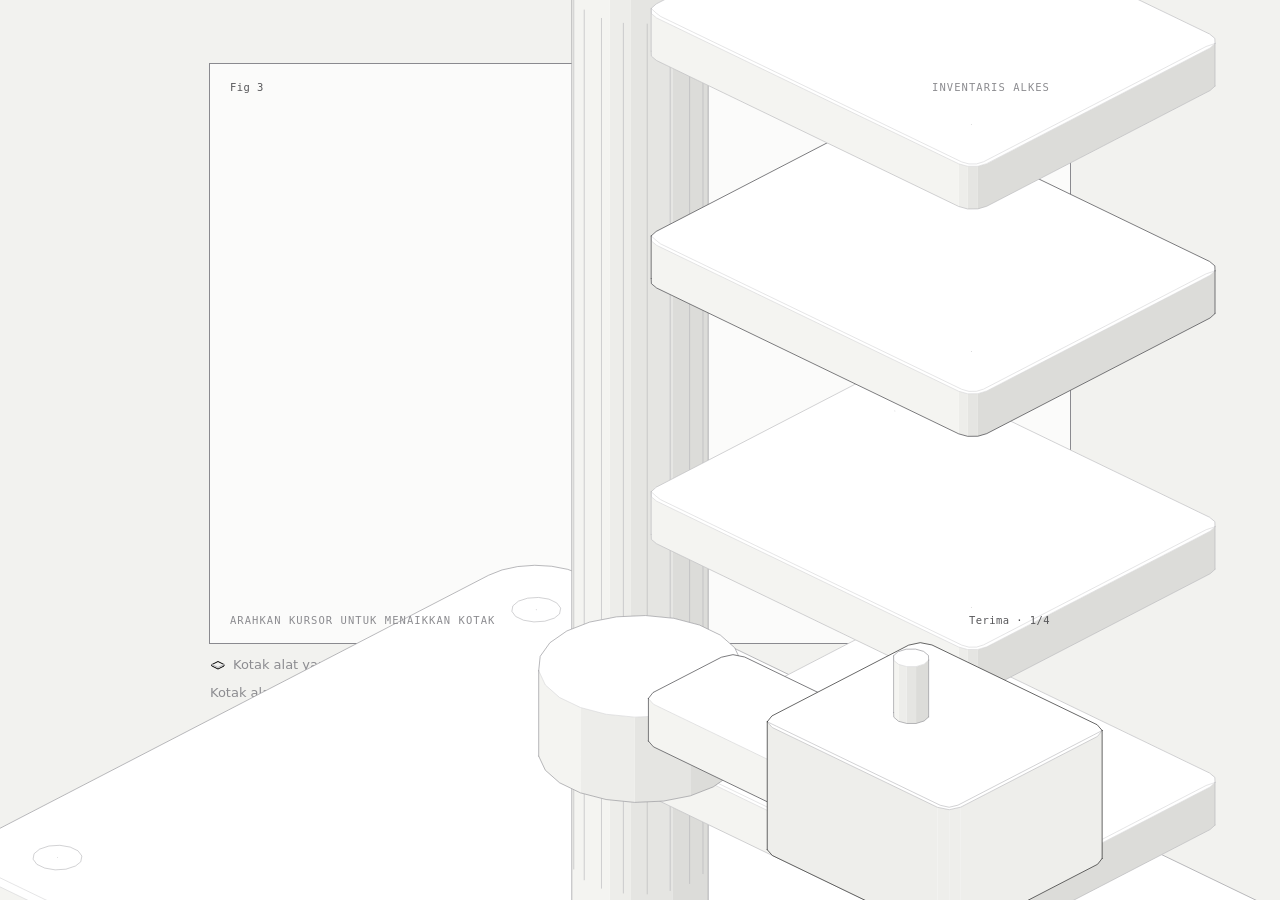
<file: docs/gambar-alkes.html>
<!doctype html><html lang="en"><head><meta charset="utf-8"><meta name="viewport" content="width=device-width, initial-scale=1"><title>Inventaris alkes</title><style>
.iso{
  --anatomy-page:#0b0b0b;--anatomy-card:#131313;--anatomy-text:#a3a3a3;--anatomy-strong:#e6e6e6;--anatomy-muted:#6e6e6e;
  --anatomy-paper:#131313;--anatomy-face:#1b1b1b;--anatomy-top:#1c1c1c;
  --anatomy-shade-0:#0f0f0f;--anatomy-shade-1:#121212;--anatomy-shade-2:#151515;--anatomy-shade-3:#181818;
  --anatomy-lit-top:#262626;--anatomy-lit-shade:#1d1d1d;
  --anatomy-hi:#d4d4d4;--anatomy-mid:#6a6a6a;--anatomy-lo:#3e3e3e;--anatomy-faint:#2a2a2a;--anatomy-lit:#ffffff;
  --anatomy-halo:#050505;--anatomy-halo-opacity:.9;--anatomy-dot:#e6e6e6;
  --anatomy-red:#ff6b6b;--anatomy-green:#6be0a0;--anatomy-blue:#6b9bff;
  --anatomy-weight:.6px;--anatomy-ease:cubic-bezier(.32,.72,0,1);
  --anatomy-mono:ui-monospace,"SF Mono",Menlo,Consolas,monospace;
  --anatomy-lift:inset 0 1px 0 0 #ffffff0a,inset 0 0 0 1px #ffffff06,0 0 0 1px #00000026,0 1px 1px -.5px #00000014,0 3px 3px -1.5px #00000014,0 6px 6px -3px #00000014,0 12px 12px -6px #00000014;
}
.iso[data-theme="light"]{
  --anatomy-page:#f2f2ef;--anatomy-card:#fbfbfa;--anatomy-text:#57575a;--anatomy-strong:#18181a;--anatomy-muted:#8c8c90;
  --anatomy-paper:#fbfbfa;--anatomy-face:#ffffff;--anatomy-top:#ffffff;
  --anatomy-shade-0:#dcdcd9;--anatomy-shade-1:#e5e5e2;--anatomy-shade-2:#ededea;--anatomy-shade-3:#f4f4f1;
  --anatomy-lit-top:#ffffff;--anatomy-lit-shade:#eeeeeb;
  --anatomy-hi:#26262a;--anatomy-mid:#8a8a8f;--anatomy-lo:#b4b4b8;--anatomy-faint:#d4d4d6;--anatomy-lit:#000000;
  --anatomy-halo:#8a8a80;--anatomy-halo-opacity:.32;--anatomy-dot:#3a3a3e;
  --anatomy-red:#e5484d;--anatomy-green:#30a46c;--anatomy-blue:#3e63dd;
  --anatomy-lift:inset 0 1px 0 0 #ffffff,0 0 0 1px #0000000f,0 1px 1px -.5px #0000000a,0 3px 3px -1.5px #0000000a,0 6px 6px -3px #0000000a,0 12px 12px -6px #0000000a;
}
.iso-svg{display:block;width:100%;height:auto;overflow:visible}
.iso-svg path,.iso-svg circle{vector-effect:non-scaling-stroke}
.iso-fill{fill:var(--anatomy-paper);stroke:none}
.iso-solid[data-lit]>.iso-fill{fill:var(--anatomy-face)}
.iso-shade,.iso-top{stroke:none}
.iso-shade[data-shade="0"]{fill:var(--anatomy-shade-0)}
.iso-shade[data-shade="1"]{fill:var(--anatomy-shade-1)}
.iso-shade[data-shade="2"]{fill:var(--anatomy-shade-2)}
.iso-shade[data-shade="3"]{fill:var(--anatomy-shade-3)}
.iso-top{fill:var(--anatomy-top)}
.iso-solid[data-lit]>.iso-top{fill:var(--anatomy-lit-top)}
.iso-solid[data-lit]>.iso-shade{fill:var(--anatomy-lit-shade)}
.iso-solid[data-seamless]>.iso-shade,.iso-solid[data-seamless]>.iso-top{stroke-width:.4;stroke-linejoin:round}
.iso-solid[data-seamless]>.iso-shade[data-shade="0"]{stroke:var(--anatomy-shade-0)}
.iso-solid[data-seamless]>.iso-shade[data-shade="1"]{stroke:var(--anatomy-shade-1)}
.iso-solid[data-seamless]>.iso-shade[data-shade="2"]{stroke:var(--anatomy-shade-2)}
.iso-solid[data-seamless]>.iso-shade[data-shade="3"]{stroke:var(--anatomy-shade-3)}
.iso-solid[data-seamless]>.iso-top{stroke:var(--anatomy-top)}
.iso-solid[data-seamless][data-lit]>.iso-top{stroke:var(--anatomy-lit-top)}
.iso-solid[data-seamless][data-lit]>.iso-shade{stroke:var(--anatomy-lit-shade)}
.iso-solid[data-lit]>.iso-edge{stroke:var(--anatomy-lit)}
.iso-halo{fill:var(--anatomy-halo);stroke:none;filter:blur(9px);opacity:var(--anatomy-halo-opacity);transform:translateY(3px)}
.iso-line{fill:none;stroke:var(--anatomy-lo);stroke-width:var(--anatomy-weight);stroke-linecap:round;stroke-linejoin:round}
.iso-line[data-tone="hi"]{stroke:var(--anatomy-hi)}
.iso-line[data-tone="mid"]{stroke:var(--anatomy-mid)}
.iso-line[data-tone="lo"]{stroke:var(--anatomy-lo)}
.iso-line[data-tone="faint"]{stroke:var(--anatomy-faint)}
.iso-line[data-tone="lit"]{stroke:var(--anatomy-lit)}
.iso-line[data-tone="red"]{stroke:var(--anatomy-red)}
.iso-line[data-tone="green"]{stroke:var(--anatomy-green)}
.iso-line[data-tone="blue"]{stroke:var(--anatomy-blue)}
.iso-line[data-dotted]{stroke-dasharray:.01 3.5;stroke-width:1}
.iso-line[data-dashed]{stroke-dasharray:3 3}
.iso-line[data-flow]{stroke-dasharray:2 6}
.iso-wire-end{fill:var(--anatomy-paper);stroke:var(--anatomy-lo);stroke-width:var(--anatomy-weight)}
.iso-wire[data-tone="hi"] .iso-wire-end{stroke:var(--anatomy-hi)}
.iso-wire[data-tone="mid"] .iso-wire-end{stroke:var(--anatomy-mid)}
.iso-wire[data-tone="faint"] .iso-wire-end{stroke:var(--anatomy-faint)}
.iso-wire[data-tone="lit"] .iso-wire-end{stroke:var(--anatomy-lit)}
.iso-dots circle{fill:var(--anatomy-dot);stroke:none;opacity:.32}
.iso-dots[data-tone="hi"] circle{opacity:.85}
.iso-dots[data-tone="mid"] circle{opacity:.45}
.iso-dots[data-tone="lo"] circle{opacity:.22}
.iso-dots[data-tone="faint"] circle{opacity:.12}
.iso-face-text{fill:var(--anatomy-mid);font-family:var(--anatomy-mono);letter-spacing:.04em}
.iso-face-text[data-tone="hi"]{fill:var(--anatomy-hi)}
.iso-face-text[data-tone="lo"]{fill:var(--anatomy-lo)}
.iso-face-text[data-tone="faint"]{fill:var(--anatomy-faint)}
.tb-body{fill:var(--anatomy-shade-2);stroke:none}
.tb-shine{fill:var(--anatomy-top);stroke:none}
.tb-shade{fill:var(--anatomy-shade-0);stroke:none}
.tb-ring{fill:none;stroke:var(--anatomy-lo);stroke-width:.45;stroke-linecap:butt;stroke-linejoin:round}
.tb-ring[data-tone="mid"]{stroke:var(--anatomy-mid)}
.tb-ring[data-tone="faint"]{stroke:var(--anatomy-faint)}
.tb-ring[data-tone="hi"]{stroke:var(--anatomy-hi)}
@keyframes iso-flow{to{stroke-dashoffset:-32}}
@keyframes iso-pulse{0%,100%{opacity:.18}12%{opacity:1}40%{opacity:.18}}
.iso-line[data-flow]{animation:iso-flow 1600ms linear infinite}
.iso-dots circle[data-pulse]{animation:iso-pulse 1600ms steps(1,end) infinite;animation-delay:var(--pulse-at,0ms)}
.iso-figure{margin:32px 0 36px}
.iso-plate{position:relative;padding:52px 24px;border-radius:0;background:var(--anatomy-card);box-shadow:0 0 0 1px var(--anatomy-mid);--anatomy-paper:var(--anatomy-card)}
.iso-plate-corners{position:absolute;inset:18px 20px;pointer-events:none}
.iso-plate-corner{position:absolute;color:var(--anatomy-muted);font-family:var(--anatomy-mono);font-size:10.5px;line-height:1;letter-spacing:.04em;white-space:nowrap}
.iso-plate-corner[data-corner="fig"]{top:0;left:0;color:var(--anatomy-text)}
.iso-plate-corner[data-corner="title"]{top:0;right:0;text-transform:uppercase;letter-spacing:.1em}
.iso-plate-corner[data-corner="hint"]{bottom:0;left:0;text-transform:uppercase;letter-spacing:.1em}
.iso-plate-corner[data-corner="readout"]{right:0;bottom:0;color:var(--anatomy-text);font-variant-numeric:tabular-nums}
.iso-plate .iso-svg{margin:0 auto}
.iso-legend{display:grid;gap:8px;margin-top:12px;color:var(--anatomy-muted);font-size:13px;line-height:1.55}
.iso-keys{display:flex;flex-wrap:wrap;gap:6px 18px}
.iso-key{display:inline-flex;align-items:center;gap:7px}
.iso-swatch{width:16px;height:10px;flex:none;overflow:visible}
.iso-swatch path{fill:none;stroke:var(--anatomy-hi);stroke-width:1;vector-effect:non-scaling-stroke;stroke-linejoin:round;stroke-linecap:round}
.iso-swatch[data-mark="raised"] path,.iso-swatch[data-mark="flat"] path{stroke:var(--anatomy-mid)}
.iso-swatch[data-mark="lit"] path{stroke:var(--anatomy-lit)}
.iso-swatch[data-mark="dim"] path{stroke:var(--anatomy-lo)}
.iso-swatch[data-mark="dotted"] path{stroke-dasharray:.01 3;stroke-width:1.4}
.iso-swatch[data-mark="dashed"] path{stroke-dasharray:3 2.5}
.iso-swatch[data-mark="red"] path{stroke:var(--anatomy-red)}
.iso-swatch[data-mark="green"] path{stroke:var(--anatomy-green)}
.iso-swatch[data-mark="blue"] path{stroke:var(--anatomy-blue)}
.iso-swatch-crease{stroke:var(--anatomy-lo)!important}
@media (max-width:560px){.iso-plate{padding:48px 12px 70px}.iso-plate-corner[data-corner="hint"]{bottom:18px}}
@media (prefers-reduced-motion:reduce){.iso-line[data-flow],.iso-dots circle[data-pulse]{animation:none}}

*{box-sizing:border-box}
html{color-scheme:dark}
body[data-theme="light"]{color-scheme:light}
body{margin:0;background:var(--anatomy-page);color:var(--anatomy-text);font:14px/1.6 ui-sans-serif,system-ui,-apple-system,"Segoe UI",sans-serif;-webkit-font-smoothing:antialiased}
.iso-page{width:min(860px,100% - 32px);margin:64px auto 96px}
</style></head><body class="iso" data-theme="light"><main class="iso-page"><figure class="iso-figure"><div class="iso-plate"><div class="iso-plate-corners" aria-hidden="true"><span class="iso-plate-corner" data-corner="fig">Fig 3</span><span class="iso-plate-corner" data-corner="title">Inventaris alkes</span><span class="iso-plate-corner" data-corner="hint">Arahkan kursor untuk menaikkan kotak</span><span class="iso-plate-corner" data-corner="readout" data-readout>Terima · 1/4</span></div><div class="iso-stage" tabindex="0" role="slider" aria-label="Kerekan alkes. Tombol panah menggeser kotak ke rak berikutnya." aria-valuemin="1" aria-valuemax="4" aria-valuenow="1"><svg xmlns="http://www.w3.org/2000/svg" class="iso-svg" viewBox="0 0 820 480" role="img" aria-label="An instrument hoist. A tagged case climbs a mast past receiving, inspection, the rack and dispatch."><path class="iso-halo" d="M-268 835.8L-267 829.3L-263.4 823.1L-257.5 817.3L-249.4 812.2L257.1 549.9L267 545.7L278.4 542.6L290.7 540.6L303.7 539.8L316.6 540.3L329.1 542.1L340.7 545.1L350.9 549.1L1113.8 917.5L1122.2 922.5L1128.6 928.1L1132.6 934.3L1134.1 940.8L1134.1 998.2L1133 1004.7L1129.5 1010.9L1123.5 1016.7L1115.5 1021.8L608.9 1284L599 1288.3L587.7 1291.4L575.3 1293.4L562.4 1294.2L549.4 1293.6L536.9 1291.9L525.4 1288.9L515.2 1284.9L-247.8 916.5L-256.2 911.5L-262.5 905.8L-266.5 899.7L-268 893.2Z"/><g class="iso-solid"><path class="iso-fill" d="M250.7 653.2L255.8 644.8L265.9 637.6L280 632.3L296.7 629.4L314.3 629.2L331.1 631.8L345.6 636.9L356.2 643.9L361.9 652.2L362.2 661.1L362.2 681.1L357.1 689.6L347 696.8L332.9 702.1L316.2 705L298.6 705.1L281.7 702.5L267.3 697.5L256.7 690.5L251 682.1L250.7 673.3Z"/><path class="iso-shade" data-shade="0" d="M347 696.8L332.9 702.1L332.9 682L347 676.7ZM362.2 681.1L357.1 689.6L357.1 669.5L362.2 661.1ZM357.1 689.6L347 696.8L347 676.7L357.1 669.5Z"/><path class="iso-shade" data-shade="1" d="M332.9 702.1L316.2 705L316.2 684.9L332.9 682ZM316.2 705L298.6 705.1L298.6 685L316.2 684.9Z"/><path class="iso-shade" data-shade="2" d="M298.6 705.1L281.7 702.5L281.7 682.5L298.6 685Z"/><path class="iso-shade" data-shade="3" d="M281.7 702.5L267.3 697.5L267.3 677.4L281.7 682.5ZM267.3 697.5L256.7 690.5L256.7 670.4L267.3 677.4ZM256.7 690.5L251 682.1L251 662L256.7 670.4ZM251 682.1L250.7 673.3L250.7 653.2L251 662Z"/><path class="iso-top" d="M347 676.7L332.9 682L316.2 684.9L298.6 685L281.7 682.5L267.3 677.4L256.7 670.4L251 662L250.7 653.2L255.8 644.8L265.9 637.6L280 632.3L296.7 629.4L314.3 629.2L331.1 631.8L345.6 636.9L356.2 643.9L361.9 652.2L362.2 661.1L357.1 669.5Z"/><path class="iso-line iso-crease" data-tone="faint" d="M362.2 661.1L357.1 669.5L347 676.7L332.9 682L316.2 684.9L298.6 685L281.7 682.5L267.3 677.4L256.7 670.4L251 662L250.7 653.2"/><path class="iso-line iso-edge" data-tone="lo" d="M250.7 653.2L255.8 644.8L265.9 637.6L280 632.3L296.7 629.4L314.3 629.2L331.1 631.8L345.6 636.9L356.2 643.9L361.9 652.2L362.2 661.1M362.2 681.1L357.1 689.6L347 696.8L332.9 702.1L316.2 705L298.6 705.1L281.7 702.5L267.3 697.5L256.7 690.5L251 682.1L250.7 673.3M250.7 653.2L250.7 673.3M362.2 661.1L362.2 681.1"/></g><g class="iso-solid"><path class="iso-fill" d="M266.8 589.7L270.1 583L277.8 577.3L289 573.2L302.3 571.3L316.1 571.8L328.7 574.6L338.6 579.4L344.7 585.6L346.1 592.5L346.1 658.5L342.8 665.2L335.1 670.9L323.9 675L310.6 676.9L296.8 676.4L284.2 673.6L274.3 668.8L268.2 662.6L266.8 655.7Z"/><path class="iso-shade" data-shade="0" d="M335.1 670.9L323.9 675L323.9 609L335.1 604.9ZM346.1 658.5L342.8 665.2L342.8 599.2L346.1 592.5ZM342.8 665.2L335.1 670.9L335.1 604.9L342.8 599.2Z"/><path class="iso-shade" data-shade="1" d="M323.9 675L310.6 676.9L310.6 610.9L323.9 609Z"/><path class="iso-shade" data-shade="2" d="M310.6 676.9L296.8 676.4L296.8 610.4L310.6 610.9ZM296.8 676.4L284.2 673.6L284.2 607.6L296.8 610.4Z"/><path class="iso-shade" data-shade="3" d="M284.2 673.6L274.3 668.8L274.3 602.8L284.2 607.6ZM274.3 668.8L268.2 662.6L268.2 596.6L274.3 602.8ZM268.2 662.6L266.8 655.7L266.8 589.7L268.2 596.6Z"/><path class="iso-top" d="M335.1 604.9L323.9 609L310.6 610.9L296.8 610.4L284.2 607.6L274.3 602.8L268.2 596.6L266.8 589.7L270.1 583L277.8 577.3L289 573.2L302.3 571.3L316.1 571.8L328.7 574.6L338.6 579.4L344.7 585.6L346.1 592.5L342.8 599.2Z"/><path class="iso-line iso-crease" data-tone="faint" d="M346.1 592.5L342.8 599.2L335.1 604.9L323.9 609L310.6 610.9L296.8 610.4L284.2 607.6L274.3 602.8L268.2 596.6L266.8 589.7"/><path class="iso-line iso-edge" data-tone="mid" d="M266.8 589.7L270.1 583L277.8 577.3L289 573.2L302.3 571.3L316.1 571.8L328.7 574.6L338.6 579.4L344.7 585.6L346.1 592.5M346.1 658.5L342.8 665.2L335.1 670.9L323.9 675L310.6 676.9L296.8 676.4L284.2 673.6L274.3 668.8L268.2 662.6L266.8 655.7M266.8 589.7L266.8 655.7M346.1 592.5L346.1 658.5"/></g><g class="iso-solid"><path class="iso-fill" d="M-163.8 867.8L-158.6 859.4L-148.5 852.1L-134.4 846.8L-117.8 844L-100.2 843.8L-83.3 846.4L-68.9 851.5L-58.2 858.5L-52.5 866.8L-52.2 875.6L-52.2 895.7L-57.3 904.2L-67.5 911.4L-81.5 916.7L-98.2 919.6L-115.8 919.7L-132.7 917.1L-147.1 912.1L-157.7 905L-163.5 896.7L-163.8 887.9Z"/><path class="iso-shade" data-shade="0" d="M-67.5 911.4L-81.5 916.7L-81.5 896.6L-67.5 891.3ZM-52.2 895.7L-57.3 904.2L-57.3 884.1L-52.2 875.6ZM-57.3 904.2L-67.5 911.4L-67.5 891.3L-57.3 884.1Z"/><path class="iso-shade" data-shade="1" d="M-81.5 916.7L-98.2 919.6L-98.2 899.5L-81.5 896.6ZM-98.2 919.6L-115.8 919.7L-115.8 899.6L-98.2 899.5Z"/><path class="iso-shade" data-shade="2" d="M-115.8 919.7L-132.7 917.1L-132.7 897L-115.8 899.6Z"/><path class="iso-shade" data-shade="3" d="M-132.7 917.1L-147.1 912.1L-147.1 892L-132.7 897ZM-147.1 912.1L-157.7 905L-157.7 884.9L-147.1 892ZM-157.7 905L-163.5 896.7L-163.5 876.6L-157.7 884.9ZM-163.5 896.7L-163.8 887.9L-163.8 867.8L-163.5 876.6Z"/><path class="iso-top" d="M-67.5 891.3L-81.5 896.6L-98.2 899.5L-115.8 899.6L-132.7 897L-147.1 892L-157.7 884.9L-163.5 876.6L-163.8 867.8L-158.6 859.4L-148.5 852.1L-134.4 846.8L-117.8 844L-100.2 843.8L-83.3 846.4L-68.9 851.5L-58.2 858.5L-52.5 866.8L-52.2 875.6L-57.3 884.1Z"/><path class="iso-line iso-crease" data-tone="faint" d="M-52.2 875.6L-57.3 884.1L-67.5 891.3L-81.5 896.6L-98.2 899.5L-115.8 899.6L-132.7 897L-147.1 892L-157.7 884.9L-163.5 876.6L-163.8 867.8"/><path class="iso-line iso-edge" data-tone="lo" d="M-163.8 867.8L-158.6 859.4L-148.5 852.1L-134.4 846.8L-117.8 844L-100.2 843.8L-83.3 846.4L-68.9 851.5L-58.2 858.5L-52.5 866.8L-52.2 875.6M-52.2 895.7L-57.3 904.2L-67.5 911.4L-81.5 916.7L-98.2 919.6L-115.8 919.7L-132.7 917.1L-147.1 912.1L-157.7 905L-163.5 896.7L-163.8 887.9M-163.8 867.8L-163.8 887.9M-52.2 875.6L-52.2 895.7"/></g><g class="iso-solid"><path class="iso-fill" d="M-147.7 804.3L-144.3 797.6L-136.6 791.9L-125.4 787.8L-112.1 785.9L-98.4 786.4L-85.8 789.2L-75.8 794L-69.8 800.2L-68.3 807.1L-68.3 873.1L-71.7 879.8L-79.4 885.5L-90.6 889.6L-103.8 891.5L-117.6 891L-130.2 888.2L-140.2 883.4L-146.2 877.2L-147.7 870.3Z"/><path class="iso-shade" data-shade="0" d="M-79.4 885.5L-90.6 889.6L-90.6 823.6L-79.4 819.5ZM-68.3 873.1L-71.7 879.8L-71.7 813.8L-68.3 807.1ZM-71.7 879.8L-79.4 885.5L-79.4 819.5L-71.7 813.8Z"/><path class="iso-shade" data-shade="1" d="M-90.6 889.6L-103.8 891.5L-103.8 825.5L-90.6 823.6Z"/><path class="iso-shade" data-shade="2" d="M-103.8 891.5L-117.6 891L-117.6 825L-103.8 825.5ZM-117.6 891L-130.2 888.2L-130.2 822.2L-117.6 825Z"/><path class="iso-shade" data-shade="3" d="M-130.2 888.2L-140.2 883.4L-140.2 817.4L-130.2 822.2ZM-140.2 883.4L-146.2 877.2L-146.2 811.2L-140.2 817.4ZM-146.2 877.2L-147.7 870.3L-147.7 804.3L-146.2 811.2Z"/><path class="iso-top" d="M-79.4 819.5L-90.6 823.6L-103.8 825.5L-117.6 825L-130.2 822.2L-140.2 817.4L-146.2 811.2L-147.7 804.3L-144.3 797.6L-136.6 791.9L-125.4 787.8L-112.1 785.9L-98.4 786.4L-85.8 789.2L-75.8 794L-69.8 800.2L-68.3 807.1L-71.7 813.8Z"/><path class="iso-line iso-crease" data-tone="faint" d="M-68.3 807.1L-71.7 813.8L-79.4 819.5L-90.6 823.6L-103.8 825.5L-117.6 825L-130.2 822.2L-140.2 817.4L-146.2 811.2L-147.7 804.3"/><path class="iso-line iso-edge" data-tone="mid" d="M-147.7 804.3L-144.3 797.6L-136.6 791.9L-125.4 787.8L-112.1 785.9L-98.4 786.4L-85.8 789.2L-75.8 794L-69.8 800.2L-68.3 807.1M-68.3 873.1L-71.7 879.8L-79.4 885.5L-90.6 889.6L-103.8 891.5L-117.6 891L-130.2 888.2L-140.2 883.4L-146.2 877.2L-147.7 870.3M-147.7 804.3L-147.7 870.3M-68.3 807.1L-68.3 873.1"/></g><g class="iso-solid"><path class="iso-fill" d="M918.2 975.6L923.4 967.1L933.5 959.9L947.6 954.6L964.3 951.7L981.9 951.6L998.7 954.2L1013.2 959.2L1023.8 966.3L1029.5 974.6L1029.8 983.4L1029.8 1003.5L1024.7 1011.9L1014.6 1019.1L1000.5 1024.4L983.8 1027.3L966.2 1027.5L949.3 1024.9L934.9 1019.8L924.3 1012.8L918.6 1004.5L918.2 995.6Z"/><path class="iso-shade" data-shade="0" d="M1014.6 1019.1L1000.5 1024.4L1000.5 1004.4L1014.6 999ZM1029.8 1003.5L1024.7 1011.9L1024.7 991.8L1029.8 983.4ZM1024.7 1011.9L1014.6 1019.1L1014.6 999L1024.7 991.8Z"/><path class="iso-shade" data-shade="1" d="M1000.5 1024.4L983.8 1027.3L983.8 1007.2L1000.5 1004.4ZM983.8 1027.3L966.2 1027.5L966.2 1007.4L983.8 1007.2Z"/><path class="iso-shade" data-shade="2" d="M966.2 1027.5L949.3 1024.9L949.3 1004.8L966.2 1007.4Z"/><path class="iso-shade" data-shade="3" d="M949.3 1024.9L934.9 1019.8L934.9 999.7L949.3 1004.8ZM934.9 1019.8L924.3 1012.8L924.3 992.7L934.9 999.7ZM924.3 1012.8L918.6 1004.5L918.6 984.4L924.3 992.7ZM918.6 1004.5L918.2 995.6L918.2 975.6L918.6 984.4Z"/><path class="iso-top" d="M1014.6 999L1000.5 1004.4L983.8 1007.2L966.2 1007.4L949.3 1004.8L934.9 999.7L924.3 992.7L918.6 984.4L918.2 975.6L923.4 967.1L933.5 959.9L947.6 954.6L964.3 951.7L981.9 951.6L998.7 954.2L1013.2 959.2L1023.8 966.3L1029.5 974.6L1029.8 983.4L1024.7 991.8Z"/><path class="iso-line iso-crease" data-tone="faint" d="M1029.8 983.4L1024.7 991.8L1014.6 999L1000.5 1004.4L983.8 1007.2L966.2 1007.4L949.3 1004.8L934.9 999.7L924.3 992.7L918.6 984.4L918.2 975.6"/><path class="iso-line iso-edge" data-tone="lo" d="M918.2 975.6L923.4 967.1L933.5 959.9L947.6 954.6L964.3 951.7L981.9 951.6L998.7 954.2L1013.2 959.2L1023.8 966.3L1029.5 974.6L1029.8 983.4M1029.8 1003.5L1024.7 1011.9L1014.6 1019.1L1000.5 1024.4L983.8 1027.3L966.2 1027.5L949.3 1024.9L934.9 1019.8L924.3 1012.8L918.6 1004.5L918.2 995.6M918.2 975.6L918.2 995.6M1029.8 983.4L1029.8 1003.5"/></g><g class="iso-solid"><path class="iso-fill" d="M934.4 912.1L937.7 905.4L945.4 899.6L956.6 895.6L969.9 893.7L983.7 894.2L996.3 897L1006.2 901.8L1012.3 908L1013.7 914.8L1013.7 980.9L1010.4 987.6L1002.7 993.3L991.5 997.4L978.2 999.3L964.4 998.8L951.8 996L941.9 991.2L935.8 985L934.4 978.1Z"/><path class="iso-shade" data-shade="0" d="M1002.7 993.3L991.5 997.4L991.5 931.3L1002.7 927.3ZM1013.7 980.9L1010.4 987.6L1010.4 921.5L1013.7 914.8ZM1010.4 987.6L1002.7 993.3L1002.7 927.3L1010.4 921.5Z"/><path class="iso-shade" data-shade="1" d="M991.5 997.4L978.2 999.3L978.2 933.2L991.5 931.3Z"/><path class="iso-shade" data-shade="2" d="M978.2 999.3L964.4 998.8L964.4 932.8L978.2 933.2ZM964.4 998.8L951.8 996L951.8 929.9L964.4 932.8Z"/><path class="iso-shade" data-shade="3" d="M951.8 996L941.9 991.2L941.9 925.1L951.8 929.9ZM941.9 991.2L935.8 985L935.8 918.9L941.9 925.1ZM935.8 985L934.4 978.1L934.4 912.1L935.8 918.9Z"/><path class="iso-top" d="M1002.7 927.3L991.5 931.3L978.2 933.2L964.4 932.8L951.8 929.9L941.9 925.1L935.8 918.9L934.4 912.1L937.7 905.4L945.4 899.6L956.6 895.6L969.9 893.7L983.7 894.2L996.3 897L1006.2 901.8L1012.3 908L1013.7 914.8L1010.4 921.5Z"/><path class="iso-line iso-crease" data-tone="faint" d="M1013.7 914.8L1010.4 921.5L1002.7 927.3L991.5 931.3L978.2 933.2L964.4 932.8L951.8 929.9L941.9 925.1L935.8 918.9L934.4 912.1"/><path class="iso-line iso-edge" data-tone="mid" d="M934.4 912.1L937.7 905.4L945.4 899.6L956.6 895.6L969.9 893.7L983.7 894.2L996.3 897L1006.2 901.8L1012.3 908L1013.7 914.8M1013.7 980.9L1010.4 987.6L1002.7 993.3L991.5 997.4L978.2 999.3L964.4 998.8L951.8 996L941.9 991.2L935.8 985L934.4 978.1M934.4 912.1L934.4 978.1M1013.7 914.8L1013.7 980.9"/></g><g class="iso-solid"><path class="iso-fill" d="M503.8 1190.1L509 1181.7L519.1 1174.5L533.1 1169.2L549.8 1166.3L567.4 1166.2L584.3 1168.7L598.7 1173.8L609.4 1180.8L615.1 1189.2L615.4 1198L615.4 1218.1L610.2 1226.5L600.1 1233.7L586.1 1239L569.4 1241.9L551.8 1242.1L534.9 1239.5L520.5 1234.4L509.8 1227.4L504.1 1219L503.8 1210.2Z"/><path class="iso-shade" data-shade="0" d="M600.1 1233.7L586.1 1239L586.1 1218.9L600.1 1213.6ZM615.4 1218.1L610.2 1226.5L610.2 1206.4L615.4 1198ZM610.2 1226.5L600.1 1233.7L600.1 1213.6L610.2 1206.4Z"/><path class="iso-shade" data-shade="1" d="M586.1 1239L569.4 1241.9L569.4 1221.8L586.1 1218.9ZM569.4 1241.9L551.8 1242.1L551.8 1222L569.4 1221.8Z"/><path class="iso-shade" data-shade="2" d="M551.8 1242.1L534.9 1239.5L534.9 1219.4L551.8 1222Z"/><path class="iso-shade" data-shade="3" d="M534.9 1239.5L520.5 1234.4L520.5 1214.3L534.9 1219.4ZM520.5 1234.4L509.8 1227.4L509.8 1207.3L520.5 1214.3ZM509.8 1227.4L504.1 1219L504.1 1199L509.8 1207.3ZM504.1 1219L503.8 1210.2L503.8 1190.1L504.1 1199Z"/><path class="iso-top" d="M600.1 1213.6L586.1 1218.9L569.4 1221.8L551.8 1222L534.9 1219.4L520.5 1214.3L509.8 1207.3L504.1 1199L503.8 1190.1L509 1181.7L519.1 1174.5L533.1 1169.2L549.8 1166.3L567.4 1166.2L584.3 1168.7L598.7 1173.8L609.4 1180.8L615.1 1189.2L615.4 1198L610.2 1206.4Z"/><path class="iso-line iso-crease" data-tone="faint" d="M615.4 1198L610.2 1206.4L600.1 1213.6L586.1 1218.9L569.4 1221.8L551.8 1222L534.9 1219.4L520.5 1214.3L509.8 1207.3L504.1 1199L503.8 1190.1"/><path class="iso-line iso-edge" data-tone="lo" d="M503.8 1190.1L509 1181.7L519.1 1174.5L533.1 1169.2L549.8 1166.3L567.4 1166.2L584.3 1168.7L598.7 1173.8L609.4 1180.8L615.1 1189.2L615.4 1198M615.4 1218.1L610.2 1226.5L600.1 1233.7L586.1 1239L569.4 1241.9L551.8 1242.1L534.9 1239.5L520.5 1234.4L509.8 1227.4L504.1 1219L503.8 1210.2M503.8 1190.1L503.8 1210.2M615.4 1198L615.4 1218.1"/></g><g class="iso-solid"><path class="iso-fill" d="M519.9 1126.7L523.3 1120L531 1114.2L542.2 1110.2L555.4 1108.3L569.2 1108.7L581.8 1111.6L591.8 1116.4L597.8 1122.6L599.3 1129.4L599.3 1195.4L595.9 1202.1L588.2 1207.9L577 1211.9L563.8 1213.8L550 1213.4L537.4 1210.5L527.4 1205.8L521.4 1199.5L519.9 1192.7Z"/><path class="iso-shade" data-shade="0" d="M588.2 1207.9L577 1211.9L577 1145.9L588.2 1141.9ZM599.3 1195.4L595.9 1202.1L595.9 1136.1L599.3 1129.4ZM595.9 1202.1L588.2 1207.9L588.2 1141.9L595.9 1136.1Z"/><path class="iso-shade" data-shade="1" d="M577 1211.9L563.8 1213.8L563.8 1147.8L577 1145.9Z"/><path class="iso-shade" data-shade="2" d="M563.8 1213.8L550 1213.4L550 1147.3L563.8 1147.8ZM550 1213.4L537.4 1210.5L537.4 1144.5L550 1147.3Z"/><path class="iso-shade" data-shade="3" d="M537.4 1210.5L527.4 1205.8L527.4 1139.7L537.4 1144.5ZM527.4 1205.8L521.4 1199.5L521.4 1133.5L527.4 1139.7ZM521.4 1199.5L519.9 1192.7L519.9 1126.7L521.4 1133.5Z"/><path class="iso-top" d="M588.2 1141.9L577 1145.9L563.8 1147.8L550 1147.3L537.4 1144.5L527.4 1139.7L521.4 1133.5L519.9 1126.7L523.3 1120L531 1114.2L542.2 1110.2L555.4 1108.3L569.2 1108.7L581.8 1111.6L591.8 1116.4L597.8 1122.6L599.3 1129.4L595.9 1136.1Z"/><path class="iso-line iso-crease" data-tone="faint" d="M599.3 1129.4L595.9 1136.1L588.2 1141.9L577 1145.9L563.8 1147.8L550 1147.3L537.4 1144.5L527.4 1139.7L521.4 1133.5L519.9 1126.7"/><path class="iso-line iso-edge" data-tone="mid" d="M519.9 1126.7L523.3 1120L531 1114.2L542.2 1110.2L555.4 1108.3L569.2 1108.7L581.8 1111.6L591.8 1116.4L597.8 1122.6L599.3 1129.4M599.3 1195.4L595.9 1202.1L588.2 1207.9L577 1211.9L563.8 1213.8L550 1213.4L537.4 1210.5L527.4 1205.8L521.4 1199.5L519.9 1192.7M519.9 1126.7L519.9 1192.7M599.3 1129.4L599.3 1195.4"/></g><g class="iso-solid"><path class="iso-fill" d="M-268 749.7L-266 741.1L-259.7 733L-249.4 726.1L257.1 463.8L270.7 458.4L286.5 455L303.7 453.7L320.8 454.7L337 457.8L350.9 463L1113.8 831.4L1124.6 838.2L1131.5 846.1L1134.1 854.7L1134.1 912.1L1132.1 920.7L1125.8 928.7L1115.5 935.7L608.9 1197.9L595.4 1203.3L579.5 1206.8L562.4 1208L545.2 1207.1L529.1 1203.9L515.2 1198.8L-247.8 830.4L-258.5 823.6L-265.4 815.7L-268 807.1Z"/><path class="iso-shade" data-shade="0" d="M1134.1 912.1L1132.1 920.7L1132.1 863.2L1134.1 854.7ZM1132.1 920.7L1125.8 928.7L1125.8 871.3L1132.1 863.2ZM1125.8 928.7L1115.5 935.7L1115.5 878.3L1125.8 871.3ZM1115.5 935.7L608.9 1197.9L608.9 1140.5L1115.5 878.3ZM608.9 1197.9L595.4 1203.3L595.4 1145.9L608.9 1140.5Z"/><path class="iso-shade" data-shade="1" d="M595.4 1203.3L579.5 1206.8L579.5 1149.4L595.4 1145.9ZM579.5 1206.8L562.4 1208L562.4 1150.6L579.5 1149.4Z"/><path class="iso-shade" data-shade="2" d="M562.4 1208L545.2 1207.1L545.2 1149.7L562.4 1150.6ZM545.2 1207.1L529.1 1203.9L529.1 1146.5L545.2 1149.7Z"/><path class="iso-shade" data-shade="3" d="M529.1 1203.9L515.2 1198.8L515.2 1141.3L529.1 1146.5ZM515.2 1198.8L-247.8 830.4L-247.8 772.9L515.2 1141.3ZM-247.8 830.4L-258.5 823.6L-258.5 766.2L-247.8 772.9ZM-258.5 823.6L-265.4 815.7L-265.4 758.2L-258.5 766.2ZM-265.4 815.7L-268 807.1L-268 749.7L-265.4 758.2Z"/><path class="iso-top" d="M1113.8 831.4L1124.6 838.2L1131.5 846.1L1134.1 854.7L1132.1 863.2L1125.8 871.3L1115.5 878.3L608.9 1140.5L595.4 1145.9L579.5 1149.4L562.4 1150.6L545.2 1149.7L529.1 1146.5L515.2 1141.3L-247.8 772.9L-258.5 766.2L-265.4 758.2L-268 749.7L-266 741.1L-259.7 733L-249.4 726.1L257.1 463.8L270.7 458.4L286.5 455L303.7 453.7L320.8 454.7L337 457.8L350.9 463Z"/><path class="iso-line iso-crease" data-tone="faint" d="M1134.1 854.7L1132.1 863.2L1125.8 871.3L1115.5 878.3L608.9 1140.5L595.4 1145.9L579.5 1149.4L562.4 1150.6L545.2 1149.7L529.1 1146.5L515.2 1141.3L-247.8 772.9L-258.5 766.2L-265.4 758.2L-268 749.7"/><path class="iso-line iso-bevel" data-tone="faint" d="M1134.1 854.7L1119.2 861.6L1114.2 868.1L1105.3 874L600 1135.6L588.5 1140.2L575.9 1143L562.2 1144L548.4 1143.2L535.5 1140.7L523.8 1136.3L-238 768.5L-247.2 762.8L-252.7 756.4L-268 749.7"/><path class="iso-line iso-edge" data-tone="mid" d="M-268 749.7L-266 741.1L-259.7 733L-249.4 726.1L257.1 463.8L270.7 458.4L286.5 455L303.7 453.7L320.8 454.7L337 457.8L350.9 463L1113.8 831.4L1124.6 838.2L1131.5 846.1L1134.1 854.7M1134.1 912.1L1132.1 920.7L1125.8 928.7L1115.5 935.7L608.9 1197.9L595.4 1203.3L579.5 1206.8L562.4 1208L545.2 1207.1L529.1 1203.9L515.2 1198.8L-247.8 830.4L-258.5 823.6L-265.4 815.7L-268 807.1M1134.1 854.7L1134.1 912.1M-268 749.7L-268 807.1"/></g><path class="iso-line" data-tone="lo" d="M323.1 507.2L313.8 510.2L302.9 510.9L292.4 509.2L284.4 505.4L280.6 500.2L281.6 494.7L287.3 489.9L296.6 486.9L307.6 486.2L318.1 487.9L326 491.8L329.9 496.9L328.8 502.5ZM1062.2 864.1L1053 867.1L1042 867.8L1031.5 866.1L1023.5 862.2L1019.7 857L1020.7 851.5L1026.5 846.8L1035.7 843.8L1046.7 843.1L1057.2 844.8L1065.2 848.6L1069 853.8L1067.9 859.3ZM-160.4 757.5L-169.7 760.6L-180.6 761.3L-191.1 759.5L-199.1 755.7L-202.9 750.5L-201.9 745L-196.2 740.3L-186.9 737.2L-175.9 736.5L-165.4 738.3L-157.5 742.1L-153.6 747.3L-154.7 752.8ZM578.7 1114.4L569.4 1117.4L558.5 1118.2L548 1116.4L540 1112.6L536.2 1107.4L537.2 1101.9L542.9 1097.1L552.2 1094.1L563.2 1093.4L573.7 1095.1L581.6 1099L585.5 1104.2L584.4 1109.7Z"/><g class="iso-dots" data-tone="mid"><circle cx="305.2" cy="498.6" r="0.4"/><circle cx="1044.3" cy="855.4" r="0.4"/><circle cx="-178.3" cy="748.9" r="0.4"/><circle cx="560.8" cy="1105.8" r="0.4"/></g><g class="iso-solid"><path class="iso-fill" d="M341.1 -252.8L347.4 -263.2L359.9 -272.2L377.3 -278.7L397.9 -282.2L419.7 -282.4L440.5 -279.3L458.4 -273L471.5 -264.3L478.5 -254L478.9 -243.1L478.9 818.9L472.6 829.3L460.1 838.3L442.7 844.8L422.1 848.4L400.3 848.6L379.5 845.4L361.6 839.1L348.5 830.4L341.5 820.1L341.1 809.2Z"/><path class="iso-shade" data-shade="0" d="M460.1 838.3L442.7 844.8L442.7 -217.2L460.1 -223.8ZM478.9 818.9L472.6 829.3L472.6 -232.7L478.9 -243.1ZM472.6 829.3L460.1 838.3L460.1 -223.8L472.6 -232.7Z"/><path class="iso-shade" data-shade="1" d="M442.7 844.8L422.1 848.4L422.1 -213.7L442.7 -217.2ZM422.1 848.4L400.3 848.6L400.3 -213.5L422.1 -213.7Z"/><path class="iso-shade" data-shade="2" d="M400.3 848.6L379.5 845.4L379.5 -216.7L400.3 -213.5Z"/><path class="iso-shade" data-shade="3" d="M379.5 845.4L361.6 839.1L361.6 -222.9L379.5 -216.7ZM361.6 839.1L348.5 830.4L348.5 -231.6L361.6 -222.9ZM348.5 830.4L341.5 820.1L341.5 -241.9L348.5 -231.6ZM341.5 820.1L341.1 809.2L341.1 -252.8L341.5 -241.9Z"/><path class="iso-top" d="M460.1 -223.8L442.7 -217.2L422.1 -213.7L400.3 -213.5L379.5 -216.7L361.6 -222.9L348.5 -231.6L341.5 -241.9L341.1 -252.8L347.4 -263.2L359.9 -272.2L377.3 -278.7L397.9 -282.2L419.7 -282.4L440.5 -279.3L458.4 -273L471.5 -264.3L478.5 -254L478.9 -243.1L472.6 -232.7Z"/><path class="iso-line iso-crease" data-tone="faint" d="M478.9 -243.1L472.6 -232.7L460.1 -223.8L442.7 -217.2L422.1 -213.7L400.3 -213.5L379.5 -216.7L361.6 -222.9L348.5 -231.6L341.5 -241.9L341.1 -252.8"/><path class="iso-line iso-edge" data-tone="mid" d="M341.1 -252.8L347.4 -263.2L359.9 -272.2L377.3 -278.7L397.9 -282.2L419.7 -282.4L440.5 -279.3L458.4 -273L471.5 -264.3L478.5 -254L478.9 -243.1M478.9 818.9L472.6 829.3L460.1 838.3L442.7 844.8L422.1 848.4L400.3 848.6L379.5 845.4L361.6 839.1L348.5 830.4L341.5 820.1L341.1 809.2M341.1 -252.8L341.1 809.2M478.9 -243.1L478.9 818.9"/></g><path class="iso-line" data-tone="lo" d="M460.1 775.1L460.1 -103.2M440.5 782.2L440.5 -96.1M417.3 785.6L417.3 -92.8M393.2 784.7L393.2 -93.6M371.1 779.8L371.1 -98.6M353.7 771.4L353.7 -107M343.1 760.5L343.1 -117.8M473.6 765.1L473.6 -113.3"/><g class="iso-solid"><path class="iso-fill" d="M421.3 637.8L426.3 633.2L651.9 516.4L660.7 513.8L671 513.7L680 516.2L985.2 663.5L990.5 667.9L990.7 673.1L990.7 716.1L985.7 720.6L760.1 837.5L751.2 840.1L740.9 840.2L731.9 837.7L426.8 690.4L421.5 686L421.3 680.8Z"/><path class="iso-shade" data-shade="0" d="M990.7 716.1L985.7 720.6L985.7 677.6L990.7 673.1ZM985.7 720.6L760.1 837.5L760.1 794.4L985.7 677.6ZM760.1 837.5L751.2 840.1L751.2 797.1L760.1 794.4Z"/><path class="iso-shade" data-shade="1" d="M751.2 840.1L740.9 840.2L740.9 797.2L751.2 797.1Z"/><path class="iso-shade" data-shade="2" d="M740.9 840.2L731.9 837.7L731.9 794.7L740.9 797.2Z"/><path class="iso-shade" data-shade="3" d="M731.9 837.7L426.8 690.4L426.8 647.3L731.9 794.7ZM426.8 690.4L421.5 686L421.5 642.9L426.8 647.3ZM421.5 686L421.3 680.8L421.3 637.8L421.5 642.9Z"/><path class="iso-top" d="M985.2 663.5L990.5 667.9L990.7 673.1L985.7 677.6L760.1 794.4L751.2 797.1L740.9 797.2L731.9 794.7L426.8 647.3L421.5 642.9L421.3 637.8L426.3 633.2L651.9 516.4L660.7 513.8L671 513.7L680 516.2Z"/><path class="iso-line iso-crease" data-tone="faint" d="M990.7 673.1L985.7 677.6L760.1 794.4L751.2 797.1L740.9 797.2L731.9 794.7L426.8 647.3L421.5 642.9L421.3 637.8"/><path class="iso-line iso-bevel" data-tone="faint" d="M990.7 673.1L981.7 676.1L757 792.5L749.9 794.7L742.2 794.7L734.9 792.7L430.7 645.8L426.2 642.2L421.3 637.8"/><path class="iso-line iso-edge" data-tone="lo" d="M421.3 637.8L426.3 633.2L651.9 516.4L660.7 513.8L671 513.7L680 516.2L985.2 663.5L990.5 667.9L990.7 673.1M990.7 716.1L985.7 720.6L760.1 837.5L751.2 840.1L740.9 840.2L731.9 837.7L426.8 690.4L421.5 686L421.3 680.8M990.7 673.1L990.7 716.1M421.3 637.8L421.3 680.8"/></g><g class="iso-dots" data-tone="mid"><circle cx="667.4" cy="556.1" r="0.4"/><circle cx="744.6" cy="754.7" r="0.4"/></g><g class="iso-solid"><path class="iso-fill" d="M421.3 379.4L426.3 374.9L651.9 258.1L660.7 255.4L671 255.3L680 257.8L985.2 405.2L990.5 409.6L990.7 414.8L990.7 457.8L985.7 462.3L760.1 579.1L751.2 581.8L740.9 581.9L731.9 579.4L426.8 432L421.5 427.6L421.3 422.5Z"/><path class="iso-shade" data-shade="0" d="M990.7 457.8L985.7 462.3L985.7 419.3L990.7 414.8ZM985.7 462.3L760.1 579.1L760.1 536.1L985.7 419.3ZM760.1 579.1L751.2 581.8L751.2 538.7L760.1 536.1Z"/><path class="iso-shade" data-shade="1" d="M751.2 581.8L740.9 581.9L740.9 538.8L751.2 538.7Z"/><path class="iso-shade" data-shade="2" d="M740.9 581.9L731.9 579.4L731.9 536.3L740.9 538.8Z"/><path class="iso-shade" data-shade="3" d="M731.9 579.4L426.8 432L426.8 389L731.9 536.3ZM426.8 432L421.5 427.6L421.5 384.6L426.8 389ZM421.5 427.6L421.3 422.5L421.3 379.4L421.5 384.6Z"/><path class="iso-top" d="M985.2 405.2L990.5 409.6L990.7 414.8L985.7 419.3L760.1 536.1L751.2 538.7L740.9 538.8L731.9 536.3L426.8 389L421.5 384.6L421.3 379.4L426.3 374.9L651.9 258.1L660.7 255.4L671 255.3L680 257.8Z"/><path class="iso-line iso-crease" data-tone="faint" d="M990.7 414.8L985.7 419.3L760.1 536.1L751.2 538.7L740.9 538.8L731.9 536.3L426.8 389L421.5 384.6L421.3 379.4"/><path class="iso-line iso-bevel" data-tone="faint" d="M990.7 414.8L981.7 417.8L757 534.1L749.9 536.3L742.2 536.4L734.9 534.3L430.7 387.4L426.2 383.9L421.3 379.4"/><path class="iso-line iso-edge" data-tone="lo" d="M421.3 379.4L426.3 374.9L651.9 258.1L660.7 255.4L671 255.3L680 257.8L985.2 405.2L990.5 409.6L990.7 414.8M990.7 457.8L985.7 462.3L760.1 579.1L751.2 581.8L740.9 581.9L731.9 579.4L426.8 432L421.5 427.6L421.3 422.5M990.7 414.8L990.7 457.8M421.3 379.4L421.3 422.5"/></g><g class="iso-dots" data-tone="mid"><circle cx="667.4" cy="297.8" r="0.4"/><circle cx="744.6" cy="496.4" r="0.4"/></g><g class="iso-solid"><path class="iso-fill" d="M421.3 121.1L426.3 116.6L651.9 -0.3L660.7 -2.9L671 -3L680 -0.5L985.2 146.9L990.5 151.3L990.7 156.4L990.7 199.5L985.7 204L760.1 320.8L751.2 323.4L740.9 323.5L731.9 321L426.8 173.7L421.5 169.3L421.3 164.1Z"/><path class="iso-shade" data-shade="0" d="M990.7 199.5L985.7 204L985.7 160.9L990.7 156.4ZM985.7 204L760.1 320.8L760.1 277.7L985.7 160.9ZM760.1 320.8L751.2 323.4L751.2 280.4L760.1 277.7Z"/><path class="iso-shade" data-shade="1" d="M751.2 323.4L740.9 323.5L740.9 280.5L751.2 280.4Z"/><path class="iso-shade" data-shade="2" d="M740.9 323.5L731.9 321L731.9 278L740.9 280.5Z"/><path class="iso-shade" data-shade="3" d="M731.9 321L426.8 173.7L426.8 130.6L731.9 278ZM426.8 173.7L421.5 169.3L421.5 126.2L426.8 130.6ZM421.5 169.3L421.3 164.1L421.3 121.1L421.5 126.2Z"/><path class="iso-top" d="M985.2 146.9L990.5 151.3L990.7 156.4L985.7 160.9L760.1 277.7L751.2 280.4L740.9 280.5L731.9 278L426.8 130.6L421.5 126.2L421.3 121.1L426.3 116.6L651.9 -0.3L660.7 -2.9L671 -3L680 -0.5Z"/><path class="iso-line iso-crease" data-tone="faint" d="M990.7 156.4L985.7 160.9L760.1 277.7L751.2 280.4L740.9 280.5L731.9 278L426.8 130.6L421.5 126.2L421.3 121.1"/><path class="iso-line iso-bevel" data-tone="faint" d="M990.7 156.4L981.7 159.4L757 275.8L749.9 278L742.2 278.1L734.9 276L430.7 129.1L426.2 125.5L421.3 121.1"/><path class="iso-line iso-edge" data-tone="hi" d="M421.3 121.1L426.3 116.6L651.9 -0.3L660.7 -2.9L671 -3L680 -0.5L985.2 146.9L990.5 151.3L990.7 156.4M990.7 199.5L985.7 204L760.1 320.8L751.2 323.4L740.9 323.5L731.9 321L426.8 173.7L421.5 169.3L421.3 164.1M990.7 156.4L990.7 199.5M421.3 121.1L421.3 164.1"/></g><g class="iso-dots" data-tone="mid"><circle cx="667.4" cy="39.5" r="0.4"/><circle cx="744.6" cy="238" r="0.4"/></g><g class="iso-solid"><path class="iso-fill" d="M421.3 -108.6L426.3 -113.1L651.9 -229.9L660.7 -232.5L671 -232.6L680 -230.1L985.2 -82.8L990.5 -78.4L990.7 -73.2L990.7 -30.2L985.7 -25.7L760.1 91.2L751.2 93.8L740.9 93.9L731.9 91.4L426.8 -56L421.5 -60.4L421.3 -65.5Z"/><path class="iso-shade" data-shade="0" d="M990.7 -30.2L985.7 -25.7L985.7 -68.7L990.7 -73.2ZM985.7 -25.7L760.1 91.2L760.1 48.1L985.7 -68.7ZM760.1 91.2L751.2 93.8L751.2 50.8L760.1 48.1Z"/><path class="iso-shade" data-shade="1" d="M751.2 93.8L740.9 93.9L740.9 50.8L751.2 50.8Z"/><path class="iso-shade" data-shade="2" d="M740.9 93.9L731.9 91.4L731.9 48.3L740.9 50.8Z"/><path class="iso-shade" data-shade="3" d="M731.9 91.4L426.8 -56L426.8 -99L731.9 48.3ZM426.8 -56L421.5 -60.4L421.5 -103.4L426.8 -99ZM421.5 -60.4L421.3 -65.5L421.3 -108.6L421.5 -103.4Z"/><path class="iso-top" d="M985.2 -82.8L990.5 -78.4L990.7 -73.2L985.7 -68.7L760.1 48.1L751.2 50.8L740.9 50.8L731.9 48.3L426.8 -99L421.5 -103.4L421.3 -108.6L426.3 -113.1L651.9 -229.9L660.7 -232.5L671 -232.6L680 -230.1Z"/><path class="iso-line iso-crease" data-tone="faint" d="M990.7 -73.2L985.7 -68.7L760.1 48.1L751.2 50.8L740.9 50.8L731.9 48.3L426.8 -99L421.5 -103.4L421.3 -108.6"/><path class="iso-line iso-bevel" data-tone="faint" d="M990.7 -73.2L981.7 -70.2L757 46.2L749.9 48.4L742.2 48.4L734.9 46.4L430.7 -100.6L426.2 -104.1L421.3 -108.6"/><path class="iso-line iso-edge" data-tone="lo" d="M421.3 -108.6L426.3 -113.1L651.9 -229.9L660.7 -232.5L671 -232.6L680 -230.1L985.2 -82.8L990.5 -78.4L990.7 -73.2M990.7 -30.2L985.7 -25.7L760.1 91.2L751.2 93.8L740.9 93.9L731.9 91.4L426.8 -56L421.5 -60.4L421.3 -65.5M990.7 -73.2L990.7 -30.2M421.3 -108.6L421.3 -65.5"/></g><g class="iso-dots" data-tone="mid"><circle cx="667.4" cy="-190.2" r="0.4"/><circle cx="744.6" cy="8.4" r="0.4"/></g><g class="iso-solid"><path class="iso-fill" d="M294 -304.4L297.4 -319.4L308.5 -333.5L326.6 -345.7L350.3 -355.1L378 -361.1L408 -363.4L438.1 -361.7L466.2 -356.1L490.6 -347.1L509.4 -335.3L521.5 -321.4L526 -306.4L526 -249L522.6 -233.9L511.5 -219.9L493.4 -207.7L469.7 -198.3L442 -192.2L412 -190L381.9 -191.7L353.8 -197.2L329.4 -206.3L310.6 -218.1L298.5 -232L294 -247Z"/><path class="iso-shade" data-shade="0" d="M493.4 -207.7L469.7 -198.3L469.7 -255.7L493.4 -265.1ZM526 -249L522.6 -233.9L522.6 -291.4L526 -306.4ZM522.6 -233.9L511.5 -219.9L511.5 -277.3L522.6 -291.4ZM511.5 -219.9L493.4 -207.7L493.4 -265.1L511.5 -277.3Z"/><path class="iso-shade" data-shade="1" d="M469.7 -198.3L442 -192.2L442 -249.6L469.7 -255.7ZM442 -192.2L412 -190L412 -247.4L442 -249.6Z"/><path class="iso-shade" data-shade="2" d="M412 -190L381.9 -191.7L381.9 -249.1L412 -247.4ZM381.9 -191.7L353.8 -197.2L353.8 -254.7L381.9 -249.1Z"/><path class="iso-shade" data-shade="3" d="M353.8 -197.2L329.4 -206.3L329.4 -263.7L353.8 -254.7ZM329.4 -206.3L310.6 -218.1L310.6 -275.5L329.4 -263.7ZM310.6 -218.1L298.5 -232L298.5 -289.4L310.6 -275.5ZM298.5 -232L294 -247L294 -304.4L298.5 -289.4Z"/><path class="iso-top" d="M493.4 -265.1L469.7 -255.7L442 -249.6L412 -247.4L381.9 -249.1L353.8 -254.7L329.4 -263.7L310.6 -275.5L298.5 -289.4L294 -304.4L297.4 -319.4L308.5 -333.5L326.6 -345.7L350.3 -355.1L378 -361.1L408 -363.4L438.1 -361.7L466.2 -356.1L490.6 -347.1L509.4 -335.3L521.5 -321.4L526 -306.4L522.6 -291.4L511.5 -277.3Z"/><path class="iso-line iso-crease" data-tone="faint" d="M526 -306.4L522.6 -291.4L511.5 -277.3L493.4 -265.1L469.7 -255.7L442 -249.6L412 -247.4L381.9 -249.1L353.8 -254.7L329.4 -263.7L310.6 -275.5L298.5 -289.4L294 -304.4"/><path class="iso-line iso-edge" data-tone="hi" d="M294 -304.4L297.4 -319.4L308.5 -333.5L326.6 -345.7L350.3 -355.1L378 -361.1L408 -363.4L438.1 -361.7L466.2 -356.1L490.6 -347.1L509.4 -335.3L521.5 -321.4L526 -306.4M526 -249L522.6 -233.9L511.5 -219.9L493.4 -207.7L469.7 -198.3L442 -192.2L412 -190L381.9 -191.7L353.8 -197.2L329.4 -206.3L310.6 -218.1L298.5 -232L294 -247M294 -304.4L294 -247M526 -306.4L526 -249"/></g><path class="iso-line" data-tone="mid" d="M469.6 -247.9L448.9 -240.1L424.4 -235.9L398.5 -235.7L373.7 -239.4L352.4 -246.9L336.8 -257.2L328.4 -269.5L327.9 -282.4L335.5 -294.8L350.4 -305.5L371.1 -313.3L395.6 -317.5L421.5 -317.7L446.3 -313.9L467.6 -306.5L483.2 -296.1L491.6 -283.9L492.1 -270.9L484.5 -258.5Z"/><g data-part="hook" transform="translate(0 -229.64)"><g class="iso-solid"><path class="iso-fill" d="M307.7 789.9L309.2 775.3L319 761.6L336.1 749.7L359.2 740.7L386.4 735.4L415.5 734.1L444.2 736.9L470.1 743.7L491.2 753.9L505.6 766.6L512.3 780.8L512.3 866.9L510.8 881.5L501 895.3L483.9 907.2L460.8 916.2L433.6 921.5L404.5 922.8L375.8 919.9L349.9 913.2L328.8 903L314.4 890.3L307.7 876.1Z"/><path class="iso-shade" data-shade="0" d="M483.9 907.2L460.8 916.2L460.8 830L483.9 821.1ZM512.3 866.9L510.8 881.5L510.8 795.4L512.3 780.8ZM510.8 881.5L501 895.3L501 809.2L510.8 795.4ZM501 895.3L483.9 907.2L483.9 821.1L501 809.2Z"/><path class="iso-shade" data-shade="1" d="M460.8 916.2L433.6 921.5L433.6 835.4L460.8 830ZM433.6 921.5L404.5 922.8L404.5 836.7L433.6 835.4Z"/><path class="iso-shade" data-shade="2" d="M404.5 922.8L375.8 919.9L375.8 833.8L404.5 836.7ZM375.8 919.9L349.9 913.2L349.9 827L375.8 833.8Z"/><path class="iso-shade" data-shade="3" d="M349.9 913.2L328.8 903L328.8 816.9L349.9 827ZM328.8 903L314.4 890.3L314.4 804.2L328.8 816.9ZM314.4 890.3L307.7 876.1L307.7 789.9L314.4 804.2Z"/><path class="iso-top" d="M483.9 821.1L460.8 830L433.6 835.4L404.5 836.7L375.8 833.8L349.9 827L328.8 816.9L314.4 804.2L307.7 789.9L309.2 775.3L319 761.6L336.1 749.7L359.2 740.7L386.4 735.4L415.5 734.1L444.2 736.9L470.1 743.7L491.2 753.9L505.6 766.6L512.3 780.8L510.8 795.4L501 809.2Z"/><path class="iso-line iso-crease" data-tone="faint" d="M512.3 780.8L510.8 795.4L501 809.2L483.9 821.1L460.8 830L433.6 835.4L404.5 836.7L375.8 833.8L349.9 827L328.8 816.9L314.4 804.2L307.7 789.9"/><path class="iso-line iso-edge" data-tone="mid" d="M307.7 789.9L309.2 775.3L319 761.6L336.1 749.7L359.2 740.7L386.4 735.4L415.5 734.1L444.2 736.9L470.1 743.7L491.2 753.9L505.6 766.6L512.3 780.8M512.3 866.9L510.8 881.5L501 895.3L483.9 907.2L460.8 916.2L433.6 921.5L404.5 922.8L375.8 919.9L349.9 913.2L328.8 903L314.4 890.3L307.7 876.1M307.7 789.9L307.7 876.1M512.3 780.8L512.3 866.9"/></g><g class="iso-solid"><path class="iso-fill" d="M418.5 817.8L423.1 811.9L492.2 776.2L503.9 773.6L515.7 776L754.1 891.1L759.1 896.9L759.1 940L754.5 945.9L685.4 981.6L673.8 984.2L662 981.8L423.6 866.7L418.5 860.9Z"/><path class="iso-shade" data-shade="0" d="M759.1 940L754.5 945.9L754.5 902.8L759.1 896.9ZM754.5 945.9L685.4 981.6L685.4 938.6L754.5 902.8Z"/><path class="iso-shade" data-shade="1" d="M685.4 981.6L673.8 984.2L673.8 941.1L685.4 938.6Z"/><path class="iso-shade" data-shade="2" d="M673.8 984.2L662 981.8L662 938.8L673.8 941.1Z"/><path class="iso-shade" data-shade="3" d="M662 981.8L423.6 866.7L423.6 823.7L662 938.8ZM423.6 866.7L418.5 860.9L418.5 817.8L423.6 823.7Z"/><path class="iso-top" d="M754.1 891.1L759.1 896.9L754.5 902.8L685.4 938.6L673.8 941.1L662 938.8L423.6 823.7L418.5 817.8L423.1 811.9L492.2 776.2L503.9 773.6L515.7 776Z"/><path class="iso-line iso-crease" data-tone="faint" d="M759.1 896.9L754.5 902.8L685.4 938.6L673.8 941.1L662 938.8L423.6 823.7L418.5 817.8"/><path class="iso-line iso-edge" data-tone="hi" d="M418.5 817.8L423.1 811.9L492.2 776.2L503.9 773.6L515.7 776L754.1 891.1L759.1 896.9M759.1 940L754.5 945.9L685.4 981.6L673.8 984.2L662 981.8L423.6 866.7L418.5 860.9M759.1 896.9L759.1 940M418.5 817.8L418.5 860.9"/></g><g class="iso-solid" data-lit=""><path class="iso-fill" d="M538.5 841.4L543.2 835.5L681.3 764L693 761.5L704.8 763.8L871.7 844.4L876.7 850.2L876.7 979.4L872.1 985.3L733.9 1056.8L722.3 1059.3L710.5 1057L543.6 976.4L538.5 970.6Z"/><path class="iso-shade" data-shade="0" d="M876.7 979.4L872.1 985.3L872.1 856.1L876.7 850.2ZM872.1 985.3L733.9 1056.8L733.9 927.6L872.1 856.1Z"/><path class="iso-shade" data-shade="1" d="M733.9 1056.8L722.3 1059.3L722.3 930.2L733.9 927.6Z"/><path class="iso-shade" data-shade="2" d="M722.3 1059.3L710.5 1057L710.5 927.8L722.3 930.2Z"/><path class="iso-shade" data-shade="3" d="M710.5 1057L543.6 976.4L543.6 847.2L710.5 927.8ZM543.6 976.4L538.5 970.6L538.5 841.4L543.6 847.2Z"/><path class="iso-top" d="M871.7 844.4L876.7 850.2L872.1 856.1L733.9 927.6L722.3 930.2L710.5 927.8L543.6 847.2L538.5 841.4L543.2 835.5L681.3 764L693 761.5L704.8 763.8Z"/><path class="iso-line iso-crease" data-tone="lo" d="M876.7 850.2L872.1 856.1L733.9 927.6L722.3 930.2L710.5 927.8L543.6 847.2L538.5 841.4"/><path class="iso-line iso-bevel" data-tone="lo" d="M876.7 850.2L867.9 854.8L731.1 925.6L722.2 927.7L713.2 925.7L547.7 845.8L538.5 841.4"/><path class="iso-line iso-edge" data-tone="hi" d="M538.5 841.4L543.2 835.5L681.3 764L693 761.5L704.8 763.8L871.7 844.4L876.7 850.2M876.7 979.4L872.1 985.3L733.9 1056.8L722.3 1059.3L710.5 1057L543.6 976.4L538.5 970.6M876.7 850.2L876.7 979.4M538.5 841.4L538.5 970.6"/></g><g class="iso-solid"><path class="iso-fill" d="M666.1 774.7L670.7 770.6L678.8 768.1L688.2 768L696.4 770.3L701.3 774.4L701.5 779.1L701.5 836.5L696.9 840.6L688.8 843.1L679.4 843.1L671.1 840.9L666.3 836.8L666.1 832.1Z"/><path class="iso-shade" data-shade="0" d="M696.9 840.6L688.8 843.1L688.8 785.7L696.9 783.2ZM701.5 836.5L696.9 840.6L696.9 783.2L701.5 779.1Z"/><path class="iso-shade" data-shade="1" d="M688.8 843.1L679.4 843.1L679.4 785.7L688.8 785.7Z"/><path class="iso-shade" data-shade="2" d="M679.4 843.1L671.1 840.9L671.1 783.4L679.4 785.7Z"/><path class="iso-shade" data-shade="3" d="M671.1 840.9L666.3 836.8L666.3 779.4L671.1 783.4ZM666.3 836.8L666.1 832.1L666.1 774.7L666.3 779.4Z"/><path class="iso-top" d="M696.9 783.2L688.8 785.7L679.4 785.7L671.1 783.4L666.3 779.4L666.1 774.7L670.7 770.6L678.8 768.1L688.2 768L696.4 770.3L701.3 774.4L701.5 779.1Z"/><path class="iso-line iso-crease" data-tone="faint" d="M701.5 779.1L696.9 783.2L688.8 785.7L679.4 785.7L671.1 783.4L666.3 779.4L666.1 774.7"/><path class="iso-line iso-edge" data-tone="mid" d="M666.1 774.7L670.7 770.6L678.8 768.1L688.2 768L696.4 770.3L701.3 774.4L701.5 779.1M701.5 836.5L696.9 840.6L688.8 843.1L679.4 843.1L671.1 840.9L666.3 836.8L666.1 832.1M666.1 774.7L666.1 832.1M701.5 779.1L701.5 836.5"/></g></g></svg></div></div><figcaption class="iso-legend"><span class="iso-keys"><span class="iso-key"><svg class="iso-swatch" data-mark="lit" viewBox="0 0 16 10" aria-hidden="true"><path d="M2 4.5 8 1.5 14 4.5 14 6 8 9 2 6Z"/><path class="iso-swatch-crease" d="M2 4.5 8 7.5 14 4.5"/></svg>Kotak alat yang diangkat</span><span class="iso-key"><svg class="iso-swatch" data-mark="raised" viewBox="0 0 16 10" aria-hidden="true"><path d="M2 4.5 8 1.5 14 4.5 14 6 8 9 2 6Z"/><path class="iso-swatch-crease" d="M2 4.5 8 7.5 14 4.5"/></svg>Rak tujuan</span></span><span class="iso-caption">Kotak alat naik di tiang: terima, cek, rak, lalu keluar. Setiap tinggi berhenti di raknya.</span></figcaption></figure><p class="back-link" style="margin:1.6rem 0 0;font-size:0.85rem"><a href="index.html" style="color:inherit">Kembali ke profil</a></p><style>html.framed,html.framed body{overflow:hidden;background:#e6e6e6}html.framed .iso-page{margin:0;padding:0}html.framed .iso-figure{margin:0}html.framed .iso-legend,html.framed .back-link{display:none}</style><script>if(window.top!==window)document.documentElement.classList.add("framed")</script></main><script type="module">const AZIMUTH = 45;
const ELEVATION = 30;
const SHADES = 4;
const RADIANS = Math.PI / 180;
const UNIT = Math.sqrt(1.6);
function cameraOf({ scale, azimuth = AZIMUTH, elevation = ELEVATION }) {
    const a = azimuth * RADIANS;
    const e = elevation * RADIANS;
    return { sinA: Math.sin(a), cosA: Math.cos(a), sinE: Math.sin(e), cosE: Math.cos(e), k: scale * UNIT };
}
function iso([x, y, z], projection) {
    const { origin } = projection;
    const { sinA, cosA, sinE, cosE, k } = cameraOf(projection);
    return [origin[0] + (x * sinA - y * cosA) * k, origin[1] + ((x * cosA + y * sinA) * sinE - z * cosE) * k];
}
function towardViewer(projection) {
    const { sinA, cosA } = cameraOf(projection);
    return [cosA, sinA];
}
function depthOf([x, y, z], projection) {
    const { sinA, cosA, sinE, cosE } = cameraOf(projection);
    return (x * cosA + y * sinA) * cosE + z * sinE;
}
const tenth = (value) => {
    const text = (Math.round(value * 10) / 10).toFixed(1).replace(/\.0$/, "");
    return text === "-0" ? "0" : text;
};
function pathOf(points, closed = false) {
    if (!points.length)
        return "";
    return points.map(([x, y], at) => `${at ? "L" : "M"}${tenth(x)} ${tenth(y)}`).join("") + (closed ? "Z" : "");
}
const joinPaths = (paths) => paths.filter(Boolean).join("");
function roundedPlan({ x, y, w, d, r }, steps = 8) {
    const radius = Math.max(0, Math.min(r, w / 2, d / 2));
    const corners = [
        [x + w - radius, y + radius, -90],
        [x + w - radius, y + d - radius, 0],
        [x + radius, y + d - radius, 90],
        [x + radius, y + radius, 180],
    ];
    const out = [];
    for (const [cx, cy, start] of corners) {
        const count = radius > 0 ? steps : 0;
        for (let step = 0; step <= count; step++) {
            const angle = (start + (count ? (90 * step) / count : 45)) * RADIANS;
            out.push([cx + radius * Math.cos(angle), cy + radius * Math.sin(angle)]);
        }
    }
    return out;
}
function signedArea(points) {
    let area = 0;
    for (let index = 0; index < points.length; index++) {
        const [ax, ay] = points[index];
        const [bx, by] = points[(index + 1) % points.length];
        area += ax * by - bx * ay;
    }
    return area / 2;
}
const oriented = (points) => (signedArea(points) < 0 ? [...points].reverse() : points);
function convexHull(points) {
    const sorted = [...points].sort((a, b) => a[0] - b[0] || a[1] - b[1]);
    if (sorted.length < 3)
        return sorted;
    const cross = (o, a, b) => (a[0] - o[0]) * (b[1] - o[1]) - (a[1] - o[1]) * (b[0] - o[0]);
    const lower = [];
    for (const point of sorted) {
        while (lower.length >= 2 && cross(lower[lower.length - 2], lower[lower.length - 1], point) <= 0)
            lower.pop();
        lower.push(point);
    }
    const upper = [];
    for (let index = sorted.length - 1; index >= 0; index--) {
        const point = sorted[index];
        while (upper.length >= 2 && cross(upper[upper.length - 2], upper[upper.length - 1], point) <= 0)
            upper.pop();
        upper.push(point);
    }
    return [...lower.slice(0, -1), ...upper.slice(0, -1)];
}
function runsOf(flags, want) {
    const count = flags.length;
    const runs = [];
    const start = flags.findIndex((flag, index) => flag !== flags[(index + count - 1) % count]);
    if (start < 0)
        return flags[0] === want ? [Array.from({ length: count + 1 }, (_, index) => index % count)] : [];
    let run = null;
    for (let step = 0; step < count; step++) {
        const index = (start + step) % count;
        if (flags[index] === want) {
            if (!run)
                run = [index];
            run.push((index + 1) % count);
        }
        else if (run) {
            runs.push(run);
            run = null;
        }
    }
    if (run)
        runs.push(run);
    return runs;
}
function extrude(ring, z, height, projection, options = {}) {
    const convex = options.convex ?? true;
    const count = ring.length;
    const counter = signedArea(ring) > 0;
    const [vx, vy] = towardViewer(projection);
    const { sinA, cosA } = cameraOf(projection);
    const normals = ring.map(([ax, ay], index) => {
        const [bx, by] = ring[(index + 1) % count];
        const dx = bx - ax;
        const dy = by - ay;
        const length = Math.hypot(dx, dy) || 1;
        return (counter ? [dy / length, -dx / length] : [-dy / length, dx / length]);
    });
    const facing = normals.map(([nx, ny]) => nx * vx + ny * vy > 1e-9);
    const top = ring.map(([x, y]) => iso([x, y, z + height], projection));
    const bottom = ring.map(([x, y]) => iso([x, y, z], projection));
    const outline = [];
    const crease = [];
    for (const run of runsOf(facing, false))
        outline.push(pathOf(run.map((index) => top[index])));
    for (const run of runsOf(facing, true)) {
        crease.push(pathOf(run.map((index) => top[index])));
        if (height > 0)
            outline.push(pathOf(run.map((index) => bottom[index])));
    }
    if (height > 0) {
        for (let index = 0; index < count; index++) {
            if (facing[(index + count - 1) % count] !== facing[index])
                outline.push(pathOf([top[index], bottom[index]]));
        }
    }
    let fill;
    if (convex) {
        fill = pathOf(convexHull([...top, ...bottom]), true);
    }
    else {
        const parts = [pathOf(oriented(top), true), pathOf(oriented(bottom), true)];
        for (let index = 0; index < count; index++) {
            if (!facing[index])
                continue;
            const next = (index + 1) % count;
            parts.push(pathOf(oriented([top[index], top[next], bottom[next], bottom[index]]), true));
        }
        fill = parts.join("");
    }
    const buckets = Array.from({ length: SHADES }, () => []);
    if (height > 0) {
        const [lx, ly] = [-sinA, cosA];
        for (let index = 0; index < count; index++) {
            if (!facing[index])
                continue;
            const [nx, ny] = normals[index];
            const lit = (nx * lx + ny * ly + 1) / 2;
            const shade = Math.min(SHADES - 1, Math.max(0, Math.floor(lit * SHADES)));
            const next = (index + 1) % count;
            buckets[shade].push(pathOf(oriented([top[index], top[next], bottom[next], bottom[index]]), true));
        }
    }
    let bevel;
    if (options.bevel && options.bevel > 0) {
        const by = options.bevel;
        const inset = ring.map(([x, y], index) => {
            const [ax, ay] = normals[(index + count - 1) % count];
            const [bx, by2] = normals[index];
            const mx = ax + bx;
            const my = ay + by2;
            const length = Math.hypot(mx, my) || 1;
            return [x - (mx / length) * by, y - (my / length) * by];
        });
        const insetTop = inset.map(([x, y]) => iso([x, y, z + height], projection));
        bevel = runsOf(facing, true)
            .map((run) => pathOf([top[run[0]], ...run.slice(1, -1).map((index) => insetTop[index]), top[run[run.length - 1]]]))
            .join("");
    }
    return {
        fill,
        outline: outline.join(""),
        crease: crease.join(""),
        top: pathOf(oriented(top), true),
        shades: buckets.map((paths) => paths.join("")),
        bevel,
    };
}
const ringOf = (plan, steps = 8) => roundedPlan(plan, steps);
function slabOf(plan, z, height, projection, steps = 8, bevel = 0) {
    return extrude(ringOf(plan, steps), z, height, projection, { convex: true, bevel });
}
function circleRing(cx, cy, radius, steps = 40) {
    return Array.from({ length: steps }, (_, step) => {
        const angle = (step / steps) * Math.PI * 2;
        return [cx + radius * Math.cos(angle), cy + radius * Math.sin(angle)];
    });
}
function cylinder(cx, cy, radius, z, height, projection, steps = 32, bevel = 0) {
    return extrude(circleRing(cx, cy, radius, steps), z, height, projection, { convex: true, bevel });
}
const insetPlan = ({ x, y, w, d, r }, by) => ({ x: x + by, y: y + by, w: w - by * 2, d: d - by * 2, r: Math.max(0, r - by) });
function onTop(points, z, projection, closed = false) {
    return pathOf(points.map(([x, y]) => iso([x, y, z], projection)), closed);
}
const planOutline = (plan, z, projection, steps = 8) => onTop(ringOf(plan, steps), z, projection, true);
const lineOnTop = (from, to, z, projection) => onTop([from, to], z, projection);
const segment = (from, to, projection) => pathOf([iso(from, projection), iso(to, projection)]);
const rise = (at, from, to, projection) => segment([at[0], at[1], from], [at[0], at[1], to], projection);
const ring = (cx, cy, radius, z, projection, steps = 40) => onTop(circleRing(cx, cy, radius, steps), z, projection, true);
const pointsAt = (points, projection) => points.map((point) => iso(point, projection));
function dotGrid(x, y, columns, rows, gap, z, projection) {
    const dots = [];
    for (let row = 0; row < rows; row++) {
        for (let column = 0; column < columns; column++)
            dots.push(iso([x + column * gap, y + row * gap, z], projection));
    }
    return dots;
}
function corners({ x, y, w, d }, inset = 0) {
    return [
        [x + inset, y + inset],
        [x + w - inset, y + inset],
        [x + inset, y + d - inset],
        [x + w - inset, y + d - inset],
    ];
}
function boxCorners({ x, y, w, d }, z0, z1) {
    const out = [];
    for (const px of [x, x + w])
        for (const py of [y, y + d])
            for (const z of [z0, z1])
                out.push([px, py, z]);
    return out;
}
function knurl(cx, cy, radius, z0, z1, count, projection, inset = 0.4) {
    const [vx, vy] = towardViewer(projection);
    const lines = [];
    for (let index = 0; index < count; index++) {
        const angle = (index / count) * Math.PI * 2;
        const nx = Math.cos(angle);
        const ny = Math.sin(angle);
        if (nx * vx + ny * vy < 0.15)
            continue;
        lines.push(segment([cx + radius * nx, cy + radius * ny, z0 + inset], [cx + radius * nx, cy + radius * ny, z1 - inset], projection));
    }
    return lines.join("");
}
function sideArc(cx, cy, radius, z, projection, steps = 24) {
    const [vx, vy] = towardViewer(projection);
    const facing = Math.atan2(vy, vx);
    const points = [];
    for (let step = 0; step <= steps; step++) {
        const angle = facing - Math.PI / 2 + (step / steps) * Math.PI;
        points.push(iso([cx + radius * Math.cos(angle), cy + radius * Math.sin(angle), z], projection));
    }
    return pathOf(points);
}
function ringSeam(ring, z, projection) {
    const count = ring.length;
    const counter = signedArea(ring) > 0;
    const [vx, vy] = towardViewer(projection);
    const facing = ring.map(([ax, ay], index) => {
        const [bx, by] = ring[(index + 1) % count];
        const dx = bx - ax;
        const dy = by - ay;
        const [nx, ny] = counter ? [dy, -dx] : [-dy, dx];
        return nx * vx + ny * vy > 1e-9;
    });
    return runsOf(facing, true).map((run) => pathOf(run.map((index) => iso([ring[index][0], ring[index][1], z], projection)))).join("");
}
const sideSeam = (plan, z, projection, steps = 8) => ringSeam(ringOf(plan, steps), z, projection);
function sideRing(center, radius, axis, projection, steps = 20) {
    const [px, py, pz] = center;
    const points = [];
    for (let step = 0; step < steps; step++) {
        const angle = (step / steps) * Math.PI * 2;
        const u = radius * Math.cos(angle);
        const v = radius * Math.sin(angle);
        points.push(iso(axis === "x" ? [px, py + u, pz + v] : [px + u, py, pz + v], projection));
    }
    return pathOf(points, true);
}
function coil(from, to, center, radius, turns, axis, projection, perTurn = 16) {
    const count = Math.max(1, Math.round(turns * perTurn));
    const back = [];
    const front = [];
    let run = [];
    let near = null;
    for (let index = 0; index <= count; index++) {
        const share = index / count;
        const angle = share * turns * Math.PI * 2;
        const u = radius * Math.cos(angle);
        const v = radius * Math.sin(angle);
        const along = from + (to - from) * share;
        const point = axis === "x" ? [along, center[0] + u, center[1] + v] : [center[0] + u, along, center[1] + v];
        const normal = axis === "x" ? [0, Math.cos(angle), Math.sin(angle)] : [Math.cos(angle), 0, Math.sin(angle)];
        const facing = depthOf(normal, projection) > 0;
        const flat = iso(point, projection);
        if (near === null)
            near = facing;
        if (facing !== near) {
            run.push(flat);
            (near ? front : back).push(pathOf(run));
            run = [flat];
            near = facing;
            continue;
        }
        run.push(flat);
    }
    if (run.length > 1)
        (near ? front : back).push(pathOf(run));
    return { back: back.join(""), front: front.join("") };
}
function topTicks(from, to, step, every, edge, z, lengths, projection, axis = "x") {
    const minor = [];
    const major = [];
    const first = Math.ceil(from / step) * step;
    for (let at = first, index = Math.round(first / step); at <= to + 1e-9; at += step, index++) {
        const big = index % every === 0;
        const length = big ? lengths[1] : lengths[0];
        const a = axis === "x" ? [at, edge] : [edge, at];
        const b = axis === "x" ? [at, edge + length] : [edge + length, at];
        (big ? major : minor).push(lineOnTop(a, b, z, projection));
    }
    return { minor: minor.join(""), major: major.join("") };
}
function sideTicks(from, to, step, every, face, top, lengths, projection, axis = "x") {
    const minor = [];
    const major = [];
    const first = Math.ceil(from / step) * step;
    for (let at = first, index = Math.round(first / step); at <= to + 1e-9; at += step, index++) {
        const big = index % every === 0;
        const length = big ? lengths[1] : lengths[0];
        const a = axis === "x" ? [at, face, top] : [face, at, top];
        const b = axis === "x" ? [at, face, top - length] : [face, at, top - length];
        (big ? major : minor).push(segment(a, b, projection));
    }
    return { minor: minor.join(""), major: major.join("") };
}
function radialTicks(cx, cy, radius, count, every, z, lengths, projection, from = 0, span = Math.PI * 2) {
    const minor = [];
    const major = [];
    const closed = Math.abs(span - Math.PI * 2) < 1e-9;
    const steps = closed ? count : count + 1;
    for (let index = 0; index < steps; index++) {
        const angle = from + (index / count) * span;
        const big = index % every === 0;
        const inner = radius - (big ? lengths[1] : lengths[0]);
        const sx = Math.sin(angle);
        const sy = -Math.cos(angle);
        (big ? major : minor).push(lineOnTop([cx + sx * inner, cy + sy * inner], [cx + sx * radius, cy + sy * radius], z, projection));
    }
    return { minor: minor.join(""), major: major.join("") };
}
const haloOf = (plan, z, height, projection) => slabOf(plan, z, height, projection).fill;
function axisVector(projection, [dx, dy, dz]) {
    const origin = iso([0, 0, 0], projection);
    const moved = iso([dx, dy, dz], projection);
    return [moved[0] - origin[0], moved[1] - origin[1]];
}
const fine = (value) => Math.round(value * 100) / 100;
function translateAlong(projection, by) {
    const [x, y] = axisVector(projection, by);
    return `translate(${fine(x)} ${fine(y)})`;
}
const thousandth = (value) => Math.round(value * 1000) / 1000;
function axesAt(at, z, projection) {
    const origin = iso([at[0], at[1], z], projection);
    const along = (point) => {
        const [px, py] = iso(point, projection);
        return [px - origin[0], py - origin[1]];
    };
    return { origin, x: along([at[0] + 1, at[1], z]), y: along([at[0], at[1] + 1, z]), z: along([at[0], at[1], z + 1]) };
}
const matrixOf = (u, v, origin) => `matrix(${thousandth(u[0])} ${thousandth(u[1])} ${thousandth(v[0])} ${thousandth(v[1])} ${thousandth(origin[0])} ${thousandth(origin[1])})`;
function holdStill(element, [dx, dy]) {
    const text = dx || dy ? `translate(${-dx} ${-dy})` : "";
    element.querySelectorAll("[data-hold]").forEach((node) => (text ? node.setAttribute("transform", text) : node.removeAttribute("transform")));
}
function topMatrix(at, z, projection, along = "x") {
    const { origin, x, y } = axesAt(at, z, projection);
    return along === "x" ? matrixOf(x, y, origin) : matrixOf([-y[0], -y[1]], x, origin);
}
function sideMatrix(at, z, projection, face) {
    const { origin, x, y, z: up } = axesAt(at, z, projection);
    const down = [-up[0], -up[1]];
    return face === "left" ? matrixOf(x, down, origin) : matrixOf([-y[0], -y[1]], down, origin);
}
function screenRise(height, projection) {
    const { cosE, k } = cameraOf(projection);
    return height * cosE * k;
}
function fitProjection(points, width, height, { pad = 24, headroom = 0, azimuth = AZIMUTH, elevation = ELEVATION } = {}) {
    const unit = { origin: [0, 0], scale: 1, azimuth, elevation };
    const flat = points.map((point) => iso(point, unit));
    const xs = flat.map(([x]) => x);
    const ys = flat.map(([, y]) => y);
    const left = Math.min(...xs);
    const right = Math.max(...xs);
    const up = Math.min(...ys);
    const down = Math.max(...ys);
    const scale = Math.min((width - pad * 2) / (right - left), (height - pad * 2 - headroom) / (down - up));
    return {
        origin: [width / 2 - ((left + right) / 2) * scale, headroom + (height - headroom) / 2 - ((up + down) / 2) * scale],
        scale,
        azimuth,
        elevation,
    };
}
const escape = (text) => text.replace(/&/g, "&amp;").replace(/</g, "&lt;").replace(/>/g, "&gt;").replace(/"/g, "&quot;");
const attrs = (pairs) => Object.entries(pairs)
    .filter(([, value]) => value !== undefined && value !== false)
    .map(([key, value]) => ` ${key}="${escape(String(value))}"`)
    .join("");
function solidSvg(paths, { tone = "hi", crease = "faint", halo = false, lit = false, flat = false, className, inner = "" } = {}) {
    const parts = [];
    if (halo)
        parts.push(`<path class="iso-halo" d="${paths.fill}"/>`);
    parts.push(`<path class="iso-fill" d="${paths.fill}"/>`);
    if (!flat) {
        paths.shades.forEach((d, shade) => {
            if (d)
                parts.push(`<path class="iso-shade" data-shade="${shade}" d="${d}"/>`);
        });
        parts.push(`<path class="iso-top" d="${paths.top}"/>`);
    }
    if (crease !== "none" && paths.crease)
        parts.push(`<path class="iso-line iso-crease" data-tone="${crease}" d="${paths.crease}"/>`);
    if (crease !== "none" && paths.bevel)
        parts.push(`<path class="iso-line iso-bevel" data-tone="${crease}" d="${paths.bevel}"/>`);
    if (inner)
        parts.push(inner);
    parts.push(`<path class="iso-line iso-edge" data-tone="${tone}" d="${paths.outline}"/>`);
    return `<g${attrs({ class: className ? `iso-solid ${className}` : "iso-solid", "data-lit": lit ? "" : undefined, "data-seamless": paths.seamless ? "" : undefined })}>${parts.join("")}</g>`;
}
function lineSvg(d, { tone = "lo", dotted = false, dashed = false, flow = false, className, free } = {}) {
    if (!d)
        return "";
    return `<path${attrs({
        class: className ? `iso-line ${className}` : "iso-line",
        "data-tone": tone,
        "data-free": free === true ? "" : free || undefined,
        "data-dotted": dotted ? "" : undefined,
        "data-dashed": dashed ? "" : undefined,
        "data-flow": flow ? "" : undefined,
        d,
    })}/>`;
}
function dotsSvg(points, { size = 0.5, tone = "mid", pulse = false } = {}) {
    const dots = points
        .map(([x, y, alpha], index) => `<circle cx="${tenth(x)}" cy="${tenth(y)}" r="${size}"${alpha !== undefined && alpha < 1 ? ` fill-opacity="${Math.max(0, alpha).toFixed(2)}"` : ""}${pulse ? ` data-pulse="" style="--pulse-at:${(index * 137) % 1600}ms"` : ""}/>`)
        .join("");
    return `<g class="iso-dots" data-tone="${tone}">${dots}</g>`;
}
function fadedSvg(list, style = {}) {
    const groups = new Map();
    for (const entry of list) {
        const [d, alpha] = Array.isArray(entry) ? entry : [entry.d, entry.alpha];
        if (!d || !(alpha > 0.02))
            continue;
        const level = Math.min(1, Math.round(alpha * 20) / 20);
        groups.set(level, (groups.get(level) ?? "") + d);
    }
    return [...groups].map(([alpha, d]) => (alpha >= 1 ? lineSvg(d, style) : `<g opacity="${alpha.toFixed(2)}">${lineSvg(d, style)}</g>`)).join("");
}
function fadeLineSvg(points, { fade = [0, 0], tone = "lo", className, stops = 6 } = {}) {
    if (points.length < 2)
        return "";
    const ease = (t) => t * t * (3 - 2 * t);
    const hashOf = (text) => {
        let hash = 2166136261;
        for (let index = 0; index < text.length; index++)
            hash = Math.imul(hash ^ text.charCodeAt(index), 16777619);
        return (hash >>> 0).toString(36);
    };
    const lengths = [0];
    for (let index = 1; index < points.length; index++)
        lengths.push(lengths[index - 1] + Math.hypot(points[index][0] - points[index - 1][0], points[index][1] - points[index - 1][1]));
    const at = (length) => {
        let index = 1;
        while (index < points.length - 1 && lengths[index] < length)
            index++;
        const span = lengths[index] - lengths[index - 1] || 1;
        const t = Math.max(0, Math.min(1, (length - lengths[index - 1]) / span));
        return [points[index - 1][0] + (points[index][0] - points[index - 1][0]) * t, points[index - 1][1] + (points[index][1] - points[index - 1][1]) * t];
    };
    const pieceOf = (from, to) => [at(from), ...points.filter((_, index) => lengths[index] > from + 1e-6 && lengths[index] < to - 1e-6), at(to)];
    const total = lengths[lengths.length - 1];
    if (total < 1e-6)
        return "";
    let [start, end] = Array.isArray(fade) ? fade : [fade, fade];
    if (start + end > total) {
        const share = total / (start + end);
        start *= share;
        end *= share;
    }
    const paint = `var(--anatomy-${tone})`;
    const ramp = (piece, rising) => {
        const d = pathOf(piece);
        const [x1, y1] = piece[0];
        const [x2, y2] = piece[piece.length - 1];
        const id = `iso-fade-${hashOf(`${d}|${tone}|${rising}`)}`;
        const marks = Array.from({ length: stops + 1 }, (_, index) => {
            const t = index / stops;
            const alpha = ease(rising ? t : 1 - t);
            return `<stop offset="${t.toFixed(3)}" stop-opacity="${alpha.toFixed(3)}" style="stop-color:${paint}"/>`;
        }).join("");
        const gradient = `<linearGradient id="${id}" gradientUnits="userSpaceOnUse" x1="${tenth(x1)}" y1="${tenth(y1)}" x2="${tenth(x2)}" y2="${tenth(y2)}">${marks}</linearGradient>`;
        return `<defs>${gradient}</defs><path${attrs({ class: className ? `iso-line ${className}` : "iso-line", "data-tone": tone, "data-free": rising ? "start" : "end", d, style: `stroke:url(#${id})` })}/>`;
    };
    const parts = [];
    if (start > 0.05)
        parts.push(ramp(pieceOf(0, start), true));
    if (total - end - start > 0.05)
        parts.push(lineSvg(pathOf(pieceOf(start, total - end)), { tone, className }));
    if (end > 0.05)
        parts.push(ramp(pieceOf(total - end, total), false));
    return `<g class="iso-fade">${parts.join("")}</g>`;
}
function wireSvg(from, to, { via = [], tone = "lo", dotted = false, dashed = false, flow = false, ends = "both", size = 1.2 } = {}) {
    const d = pathOf([from, ...via, to]);
    const end = ([x, y]) => `<circle class="iso-wire-end" cx="${tenth(x)}" cy="${tenth(y)}" r="${size}"/>`;
    return `<g class="iso-wire" data-tone="${tone}">${lineSvg(d, { tone, dotted, dashed, flow })}${ends === "both" || ends === "from" ? end(from) : ""}${ends === "both" || ends === "to" ? end(to) : ""}</g>`;
}
function faceTextSvg(transform, text, { size = 3, tone = "mid", anchor = "start" } = {}) {
    return `<text class="iso-face-text" data-tone="${tone}" transform="${transform}" font-size="${size}" text-anchor="${anchor}">${escape(text)}</text>`;
}
function groupSvg(children, extra = {}) {
    return `<g${attrs(extra)}>${Array.isArray(children) ? children.join("") : children}</g>`;
}
function figureSvg({ width, height, label, body, standalone = false, className }) {
    const style = standalone ? `<style>${ISO_CSS}</style>` : "";
    return `<svg${attrs({
        xmlns: "http://www.w3.org/2000/svg",
        class: `iso-svg${standalone ? " iso" : ""}${className ? ` ${className}` : ""}`,
        "data-theme": standalone || undefined,
        viewBox: `0 0 ${width} ${height}`,
        role: "img",
        "aria-label": label,
    })}>${style}${Array.isArray(body) ? body.join("") : body}</svg>`;
}
function swatchSvg(mark) {
    if (mark === "raised" || mark === "flat" || mark === "lit") {
        const body = mark === "flat" ? "M2 6.5 8 3.5 14 6.5 8 9.5Z" : "M2 4.5 8 1.5 14 4.5 14 6 8 9 2 6Z";
        const crease = mark === "flat" ? "" : `<path class="iso-swatch-crease" d="M2 4.5 8 7.5 14 4.5"/>`;
        return `<svg class="iso-swatch" data-mark="${mark}" viewBox="0 0 16 10" aria-hidden="true"><path d="${body}"/>${crease}</svg>`;
    }
    return `<svg class="iso-swatch" data-mark="${mark}" viewBox="0 0 16 10" aria-hidden="true"><path d="M1.5 5h13"/></svg>`;
}
function plateHtml({ fig, title, hint, readout = "", keys = [], caption, body }) {
    const corner = (name, text, extra = "") => `<span class="iso-plate-corner" data-corner="${name}"${extra}>${escape(text)}</span>`;
    const legend = keys.length || caption
        ? `<figcaption class="iso-legend">${keys.length ? `<span class="iso-keys">${keys.map((key) => `<span class="iso-key">${swatchSvg(key.mark)}${escape(key.label)}</span>`).join("")}</span>` : ""}${caption ? `<span class="iso-caption">${escape(caption)}</span>` : ""}</figcaption>`
        : "";
    return `<figure class="iso-figure"><div class="iso-plate"><div class="iso-plate-corners" aria-hidden="true">${corner("fig", fig)}${title ? corner("title", title) : ""}${hint ? corner("hint", hint) : ""}${corner("readout", readout, " data-readout")}</div>${body}</div>${legend}</figure>`;
}
function pageHtml({ title, theme = "dark", body, script = "", width = 650 }) {
    return `<!doctype html><html lang="en"><head><meta charset="utf-8"><meta name="viewport" content="width=device-width, initial-scale=1"><title>${escape(title)}</title><style>${ISO_CSS}${PAGE_CSS.replace("__WIDTH__", String(width))}</style></head><body class="iso" data-theme="${theme}"><main class="iso-page">${body}</main>${script ? `<script type="module">${script.replace(/<\/(script)/gi, "<\\/$1")}<\/script>` : ""}</body></html>`;
}
const PAGE_CSS = `
*{box-sizing:border-box}
html{color-scheme:dark}
body[data-theme="light"]{color-scheme:light}
body{margin:0;background:var(--anatomy-page);color:var(--anatomy-text);font:14px/1.6 ui-sans-serif,system-ui,-apple-system,"Segoe UI",sans-serif;-webkit-font-smoothing:antialiased}
.iso-page{width:min(__WIDTH__px,100% - 32px);margin:64px auto 96px}
`;
const ISO_CSS = `
.iso{
  --anatomy-page:#0b0b0b;--anatomy-card:#131313;--anatomy-text:#a3a3a3;--anatomy-strong:#e6e6e6;--anatomy-muted:#6e6e6e;
  --anatomy-paper:#131313;--anatomy-face:#1b1b1b;--anatomy-top:#1c1c1c;
  --anatomy-shade-0:#0f0f0f;--anatomy-shade-1:#121212;--anatomy-shade-2:#151515;--anatomy-shade-3:#181818;
  --anatomy-lit-top:#262626;--anatomy-lit-shade:#1d1d1d;
  --anatomy-hi:#d4d4d4;--anatomy-mid:#6a6a6a;--anatomy-lo:#3e3e3e;--anatomy-faint:#2a2a2a;--anatomy-lit:#ffffff;
  --anatomy-halo:#050505;--anatomy-halo-opacity:.9;--anatomy-dot:#e6e6e6;
  --anatomy-red:#ff6b6b;--anatomy-green:#6be0a0;--anatomy-blue:#6b9bff;
  --anatomy-weight:.6px;--anatomy-ease:cubic-bezier(.32,.72,0,1);
  --anatomy-mono:ui-monospace,"SF Mono",Menlo,Consolas,monospace;
  --anatomy-lift:inset 0 1px 0 0 #ffffff0a,inset 0 0 0 1px #ffffff06,0 0 0 1px #00000026,0 1px 1px -.5px #00000014,0 3px 3px -1.5px #00000014,0 6px 6px -3px #00000014,0 12px 12px -6px #00000014;
}
.iso[data-theme="light"]{
  --anatomy-page:#f2f2ef;--anatomy-card:#fbfbfa;--anatomy-text:#57575a;--anatomy-strong:#18181a;--anatomy-muted:#8c8c90;
  --anatomy-paper:#fbfbfa;--anatomy-face:#ffffff;--anatomy-top:#ffffff;
  --anatomy-shade-0:#dcdcd9;--anatomy-shade-1:#e5e5e2;--anatomy-shade-2:#ededea;--anatomy-shade-3:#f4f4f1;
  --anatomy-lit-top:#ffffff;--anatomy-lit-shade:#eeeeeb;
  --anatomy-hi:#26262a;--anatomy-mid:#8a8a8f;--anatomy-lo:#b4b4b8;--anatomy-faint:#d4d4d6;--anatomy-lit:#000000;
  --anatomy-halo:#8a8a80;--anatomy-halo-opacity:.32;--anatomy-dot:#3a3a3e;
  --anatomy-red:#e5484d;--anatomy-green:#30a46c;--anatomy-blue:#3e63dd;
  --anatomy-lift:inset 0 1px 0 0 #ffffff,0 0 0 1px #0000000f,0 1px 1px -.5px #0000000a,0 3px 3px -1.5px #0000000a,0 6px 6px -3px #0000000a,0 12px 12px -6px #0000000a;
}
.iso-svg{display:block;width:100%;height:auto;overflow:visible}
.iso-svg path,.iso-svg circle{vector-effect:non-scaling-stroke}
.iso-fill{fill:var(--anatomy-paper);stroke:none}
.iso-solid[data-lit]>.iso-fill{fill:var(--anatomy-face)}
.iso-shade,.iso-top{stroke:none}
.iso-shade[data-shade="0"]{fill:var(--anatomy-shade-0)}
.iso-shade[data-shade="1"]{fill:var(--anatomy-shade-1)}
.iso-shade[data-shade="2"]{fill:var(--anatomy-shade-2)}
.iso-shade[data-shade="3"]{fill:var(--anatomy-shade-3)}
.iso-top{fill:var(--anatomy-top)}
.iso-solid[data-lit]>.iso-top{fill:var(--anatomy-lit-top)}
.iso-solid[data-lit]>.iso-shade{fill:var(--anatomy-lit-shade)}
.iso-solid[data-seamless]>.iso-shade,.iso-solid[data-seamless]>.iso-top{stroke-width:.4;stroke-linejoin:round}
.iso-solid[data-seamless]>.iso-shade[data-shade="0"]{stroke:var(--anatomy-shade-0)}
.iso-solid[data-seamless]>.iso-shade[data-shade="1"]{stroke:var(--anatomy-shade-1)}
.iso-solid[data-seamless]>.iso-shade[data-shade="2"]{stroke:var(--anatomy-shade-2)}
.iso-solid[data-seamless]>.iso-shade[data-shade="3"]{stroke:var(--anatomy-shade-3)}
.iso-solid[data-seamless]>.iso-top{stroke:var(--anatomy-top)}
.iso-solid[data-seamless][data-lit]>.iso-top{stroke:var(--anatomy-lit-top)}
.iso-solid[data-seamless][data-lit]>.iso-shade{stroke:var(--anatomy-lit-shade)}
.iso-solid[data-lit]>.iso-edge{stroke:var(--anatomy-lit)}
.iso-halo{fill:var(--anatomy-halo);stroke:none;filter:blur(9px);opacity:var(--anatomy-halo-opacity);transform:translateY(3px)}
.iso-line{fill:none;stroke:var(--anatomy-lo);stroke-width:var(--anatomy-weight);stroke-linecap:round;stroke-linejoin:round}
.iso-line[data-tone="hi"]{stroke:var(--anatomy-hi)}
.iso-line[data-tone="mid"]{stroke:var(--anatomy-mid)}
.iso-line[data-tone="lo"]{stroke:var(--anatomy-lo)}
.iso-line[data-tone="faint"]{stroke:var(--anatomy-faint)}
.iso-line[data-tone="lit"]{stroke:var(--anatomy-lit)}
.iso-line[data-tone="red"]{stroke:var(--anatomy-red)}
.iso-line[data-tone="green"]{stroke:var(--anatomy-green)}
.iso-line[data-tone="blue"]{stroke:var(--anatomy-blue)}
.iso-line[data-dotted]{stroke-dasharray:.01 3.5;stroke-width:1}
.iso-line[data-dashed]{stroke-dasharray:3 3}
.iso-line[data-flow]{stroke-dasharray:2 6}
.iso-wire-end{fill:var(--anatomy-paper);stroke:var(--anatomy-lo);stroke-width:var(--anatomy-weight)}
.iso-wire[data-tone="hi"] .iso-wire-end{stroke:var(--anatomy-hi)}
.iso-wire[data-tone="mid"] .iso-wire-end{stroke:var(--anatomy-mid)}
.iso-wire[data-tone="faint"] .iso-wire-end{stroke:var(--anatomy-faint)}
.iso-wire[data-tone="lit"] .iso-wire-end{stroke:var(--anatomy-lit)}
.iso-dots circle{fill:var(--anatomy-dot);stroke:none;opacity:.32}
.iso-dots[data-tone="hi"] circle{opacity:.85}
.iso-dots[data-tone="mid"] circle{opacity:.45}
.iso-dots[data-tone="lo"] circle{opacity:.22}
.iso-dots[data-tone="faint"] circle{opacity:.12}
.iso-face-text{fill:var(--anatomy-mid);font-family:var(--anatomy-mono);letter-spacing:.04em}
.iso-face-text[data-tone="hi"]{fill:var(--anatomy-hi)}
.iso-face-text[data-tone="lo"]{fill:var(--anatomy-lo)}
.iso-face-text[data-tone="faint"]{fill:var(--anatomy-faint)}
.tb-body{fill:var(--anatomy-shade-2);stroke:none}
.tb-shine{fill:var(--anatomy-top);stroke:none}
.tb-shade{fill:var(--anatomy-shade-0);stroke:none}
.tb-ring{fill:none;stroke:var(--anatomy-lo);stroke-width:.45;stroke-linecap:butt;stroke-linejoin:round}
.tb-ring[data-tone="mid"]{stroke:var(--anatomy-mid)}
.tb-ring[data-tone="faint"]{stroke:var(--anatomy-faint)}
.tb-ring[data-tone="hi"]{stroke:var(--anatomy-hi)}
@keyframes iso-flow{to{stroke-dashoffset:-32}}
@keyframes iso-pulse{0%,100%{opacity:.18}12%{opacity:1}40%{opacity:.18}}
.iso-line[data-flow]{animation:iso-flow 1600ms linear infinite}
.iso-dots circle[data-pulse]{animation:iso-pulse 1600ms steps(1,end) infinite;animation-delay:var(--pulse-at,0ms)}
.iso-figure{margin:32px 0 36px}
.iso-plate{position:relative;padding:52px 24px;border-radius:0;background:var(--anatomy-card);box-shadow:0 0 0 1px var(--anatomy-mid);--anatomy-paper:var(--anatomy-card)}
.iso-plate-corners{position:absolute;inset:18px 20px;pointer-events:none}
.iso-plate-corner{position:absolute;color:var(--anatomy-muted);font-family:var(--anatomy-mono);font-size:10.5px;line-height:1;letter-spacing:.04em;white-space:nowrap}
.iso-plate-corner[data-corner="fig"]{top:0;left:0;color:var(--anatomy-text)}
.iso-plate-corner[data-corner="title"]{top:0;right:0;text-transform:uppercase;letter-spacing:.1em}
.iso-plate-corner[data-corner="hint"]{bottom:0;left:0;text-transform:uppercase;letter-spacing:.1em}
.iso-plate-corner[data-corner="readout"]{right:0;bottom:0;color:var(--anatomy-text);font-variant-numeric:tabular-nums}
.iso-plate .iso-svg{margin:0 auto}
.iso-legend{display:grid;gap:8px;margin-top:12px;color:var(--anatomy-muted);font-size:13px;line-height:1.55}
.iso-keys{display:flex;flex-wrap:wrap;gap:6px 18px}
.iso-key{display:inline-flex;align-items:center;gap:7px}
.iso-swatch{width:16px;height:10px;flex:none;overflow:visible}
.iso-swatch path{fill:none;stroke:var(--anatomy-hi);stroke-width:1;vector-effect:non-scaling-stroke;stroke-linejoin:round;stroke-linecap:round}
.iso-swatch[data-mark="raised"] path,.iso-swatch[data-mark="flat"] path{stroke:var(--anatomy-mid)}
.iso-swatch[data-mark="lit"] path{stroke:var(--anatomy-lit)}
.iso-swatch[data-mark="dim"] path{stroke:var(--anatomy-lo)}
.iso-swatch[data-mark="dotted"] path{stroke-dasharray:.01 3;stroke-width:1.4}
.iso-swatch[data-mark="dashed"] path{stroke-dasharray:3 2.5}
.iso-swatch[data-mark="red"] path{stroke:var(--anatomy-red)}
.iso-swatch[data-mark="green"] path{stroke:var(--anatomy-green)}
.iso-swatch[data-mark="blue"] path{stroke:var(--anatomy-blue)}
.iso-swatch-crease{stroke:var(--anatomy-lo)!important}
@media (max-width:560px){.iso-plate{padding:48px 12px 70px}.iso-plate-corner[data-corner="hint"]{bottom:18px}}
@media (prefers-reduced-motion:reduce){.iso-line[data-flow],.iso-dots circle[data-pulse]{animation:none}}
`;

const NAMES = ["Terima","Cek","Rak","Keluar"];
const LAST = NAMES.length - 1;
const stage = document.querySelector(".iso-stage");
const svg = stage.querySelector("svg");
const readout = document.querySelector("[data-readout]");
const still = matchMedia("(prefers-reduced-motion: reduce)");
const clamp = (v, a, b) => Math.min(b, Math.max(a, v));
let t = 0, target = 0, frame = 0, last = 0, clock = 0;
let touring = !still.matches, visible = false, idleTimer = 0;

const P = {"origin":[410,871.4986089922696],"scale":13.101743680992454,"azimuth":46,"elevation":30};
const HEIGHTS = [16, 34, 52, 68];
const hook = svg.querySelector('[data-part="hook"]');
function pose(t) {
  const i = Math.max(0, Math.min(3, Math.floor(t)));
  const f = t - i;
  const z = HEIGHTS[i] + (HEIGHTS[Math.min(3, i + 1)] - HEIGHTS[i]) * f;
  hook.setAttribute("transform", translateAlong(P, [0, 0, z]));
}

function draw() {
  pose(t);
  const index = clamp(Math.round(t), 0, LAST);
  const text = NAMES[index] + " · " + (index + 1) + "/" + NAMES.length;
  if (readout.textContent !== text) readout.textContent = text;
  stage.setAttribute("aria-valuenow", String(index + 1));
  stage.setAttribute("aria-valuetext", text);
}
function tick(now) {
  const dt = last ? Math.min((now - last) / 1000, 1 / 30) : 1 / 60;
  last = now;
  if (touring) { clock += dt; target = Math.floor(clock / 2.3) % NAMES.length; }
  t = still.matches ? target : t + (target - t) * (1 - Math.exp(-dt / 0.34));
  if (Math.abs(target - t) < 0.02) t = target;
  draw();
  frame = visible && (touring || t !== target) ? requestAnimationFrame(tick) : 0;
}
const run = () => { if (!frame && visible) { last = 0; frame = requestAnimationFrame(tick); } };
const steer = (next) => {
  touring = false;
  target = clamp(next, 0, LAST);
  clearTimeout(idleTimer);
  idleTimer = setTimeout(() => { touring = !still.matches; clock = 0; run(); }, 4200);
  run();
};
new IntersectionObserver((entries) => { visible = entries[entries.length - 1].isIntersecting; if (visible) run(); }, { rootMargin: "120px 0px" }).observe(stage);
stage.addEventListener("pointermove", (event) => {
  const box = svg.getBoundingClientRect();
  steer(clamp((event.clientX - box.left) / box.width, 0, 1) * LAST);
});
stage.addEventListener("pointerleave", () => steer(target));
stage.addEventListener("keydown", (event) => {
  const here = clamp(Math.round(target), 0, LAST);
  let to = null;
  if (event.key === "ArrowRight" || event.key === "ArrowUp") to = Math.min(LAST, here + 1);
  if (event.key === "ArrowLeft" || event.key === "ArrowDown") to = Math.max(0, here - 1);
  if (event.key === "Home") to = 0;
  if (event.key === "End") to = LAST;
  if (to === null) return;
  event.preventDefault();
  steer(to);
});
draw();
</script></body></html>
</file>
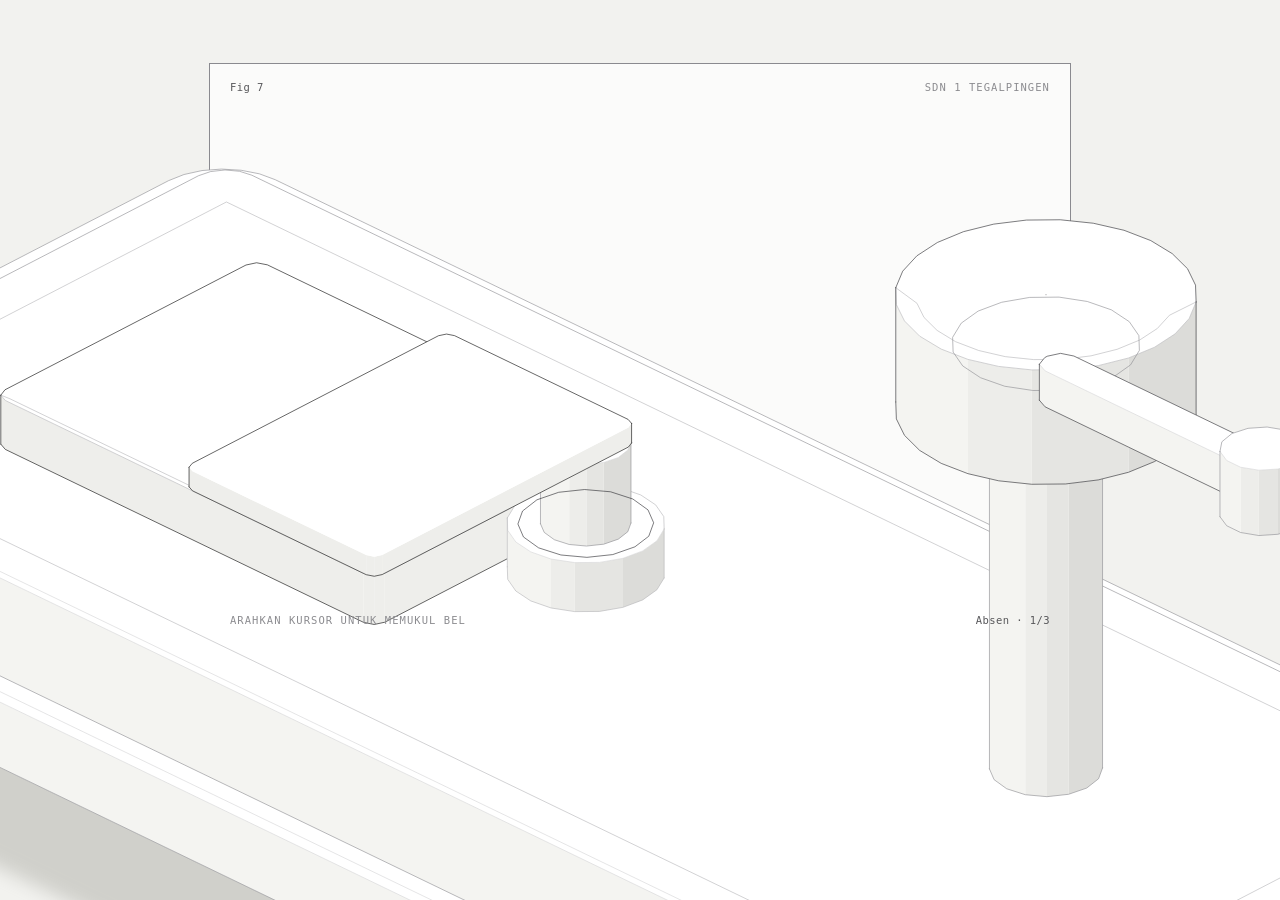
<file: docs/gambar-sekolah.html>
<!doctype html><html lang="en"><head><meta charset="utf-8"><meta name="viewport" content="width=device-width, initial-scale=1"><title>SDN 1 Tegalpingen</title><style>
.iso{
  --anatomy-page:#0b0b0b;--anatomy-card:#131313;--anatomy-text:#a3a3a3;--anatomy-strong:#e6e6e6;--anatomy-muted:#6e6e6e;
  --anatomy-paper:#131313;--anatomy-face:#1b1b1b;--anatomy-top:#1c1c1c;
  --anatomy-shade-0:#0f0f0f;--anatomy-shade-1:#121212;--anatomy-shade-2:#151515;--anatomy-shade-3:#181818;
  --anatomy-lit-top:#262626;--anatomy-lit-shade:#1d1d1d;
  --anatomy-hi:#d4d4d4;--anatomy-mid:#6a6a6a;--anatomy-lo:#3e3e3e;--anatomy-faint:#2a2a2a;--anatomy-lit:#ffffff;
  --anatomy-halo:#050505;--anatomy-halo-opacity:.9;--anatomy-dot:#e6e6e6;
  --anatomy-red:#ff6b6b;--anatomy-green:#6be0a0;--anatomy-blue:#6b9bff;
  --anatomy-weight:.6px;--anatomy-ease:cubic-bezier(.32,.72,0,1);
  --anatomy-mono:ui-monospace,"SF Mono",Menlo,Consolas,monospace;
  --anatomy-lift:inset 0 1px 0 0 #ffffff0a,inset 0 0 0 1px #ffffff06,0 0 0 1px #00000026,0 1px 1px -.5px #00000014,0 3px 3px -1.5px #00000014,0 6px 6px -3px #00000014,0 12px 12px -6px #00000014;
}
.iso[data-theme="light"]{
  --anatomy-page:#f2f2ef;--anatomy-card:#fbfbfa;--anatomy-text:#57575a;--anatomy-strong:#18181a;--anatomy-muted:#8c8c90;
  --anatomy-paper:#fbfbfa;--anatomy-face:#ffffff;--anatomy-top:#ffffff;
  --anatomy-shade-0:#dcdcd9;--anatomy-shade-1:#e5e5e2;--anatomy-shade-2:#ededea;--anatomy-shade-3:#f4f4f1;
  --anatomy-lit-top:#ffffff;--anatomy-lit-shade:#eeeeeb;
  --anatomy-hi:#26262a;--anatomy-mid:#8a8a8f;--anatomy-lo:#b4b4b8;--anatomy-faint:#d4d4d6;--anatomy-lit:#000000;
  --anatomy-halo:#8a8a80;--anatomy-halo-opacity:.32;--anatomy-dot:#3a3a3e;
  --anatomy-red:#e5484d;--anatomy-green:#30a46c;--anatomy-blue:#3e63dd;
  --anatomy-lift:inset 0 1px 0 0 #ffffff,0 0 0 1px #0000000f,0 1px 1px -.5px #0000000a,0 3px 3px -1.5px #0000000a,0 6px 6px -3px #0000000a,0 12px 12px -6px #0000000a;
}
.iso-svg{display:block;width:100%;height:auto;overflow:visible}
.iso-svg path,.iso-svg circle{vector-effect:non-scaling-stroke}
.iso-fill{fill:var(--anatomy-paper);stroke:none}
.iso-solid[data-lit]>.iso-fill{fill:var(--anatomy-face)}
.iso-shade,.iso-top{stroke:none}
.iso-shade[data-shade="0"]{fill:var(--anatomy-shade-0)}
.iso-shade[data-shade="1"]{fill:var(--anatomy-shade-1)}
.iso-shade[data-shade="2"]{fill:var(--anatomy-shade-2)}
.iso-shade[data-shade="3"]{fill:var(--anatomy-shade-3)}
.iso-top{fill:var(--anatomy-top)}
.iso-solid[data-lit]>.iso-top{fill:var(--anatomy-lit-top)}
.iso-solid[data-lit]>.iso-shade{fill:var(--anatomy-lit-shade)}
.iso-solid[data-seamless]>.iso-shade,.iso-solid[data-seamless]>.iso-top{stroke-width:.4;stroke-linejoin:round}
.iso-solid[data-seamless]>.iso-shade[data-shade="0"]{stroke:var(--anatomy-shade-0)}
.iso-solid[data-seamless]>.iso-shade[data-shade="1"]{stroke:var(--anatomy-shade-1)}
.iso-solid[data-seamless]>.iso-shade[data-shade="2"]{stroke:var(--anatomy-shade-2)}
.iso-solid[data-seamless]>.iso-shade[data-shade="3"]{stroke:var(--anatomy-shade-3)}
.iso-solid[data-seamless]>.iso-top{stroke:var(--anatomy-top)}
.iso-solid[data-seamless][data-lit]>.iso-top{stroke:var(--anatomy-lit-top)}
.iso-solid[data-seamless][data-lit]>.iso-shade{stroke:var(--anatomy-lit-shade)}
.iso-solid[data-lit]>.iso-edge{stroke:var(--anatomy-lit)}
.iso-halo{fill:var(--anatomy-halo);stroke:none;filter:blur(9px);opacity:var(--anatomy-halo-opacity);transform:translateY(3px)}
.iso-line{fill:none;stroke:var(--anatomy-lo);stroke-width:var(--anatomy-weight);stroke-linecap:round;stroke-linejoin:round}
.iso-line[data-tone="hi"]{stroke:var(--anatomy-hi)}
.iso-line[data-tone="mid"]{stroke:var(--anatomy-mid)}
.iso-line[data-tone="lo"]{stroke:var(--anatomy-lo)}
.iso-line[data-tone="faint"]{stroke:var(--anatomy-faint)}
.iso-line[data-tone="lit"]{stroke:var(--anatomy-lit)}
.iso-line[data-tone="red"]{stroke:var(--anatomy-red)}
.iso-line[data-tone="green"]{stroke:var(--anatomy-green)}
.iso-line[data-tone="blue"]{stroke:var(--anatomy-blue)}
.iso-line[data-dotted]{stroke-dasharray:.01 3.5;stroke-width:1}
.iso-line[data-dashed]{stroke-dasharray:3 3}
.iso-line[data-flow]{stroke-dasharray:2 6}
.iso-wire-end{fill:var(--anatomy-paper);stroke:var(--anatomy-lo);stroke-width:var(--anatomy-weight)}
.iso-wire[data-tone="hi"] .iso-wire-end{stroke:var(--anatomy-hi)}
.iso-wire[data-tone="mid"] .iso-wire-end{stroke:var(--anatomy-mid)}
.iso-wire[data-tone="faint"] .iso-wire-end{stroke:var(--anatomy-faint)}
.iso-wire[data-tone="lit"] .iso-wire-end{stroke:var(--anatomy-lit)}
.iso-dots circle{fill:var(--anatomy-dot);stroke:none;opacity:.32}
.iso-dots[data-tone="hi"] circle{opacity:.85}
.iso-dots[data-tone="mid"] circle{opacity:.45}
.iso-dots[data-tone="lo"] circle{opacity:.22}
.iso-dots[data-tone="faint"] circle{opacity:.12}
.iso-face-text{fill:var(--anatomy-mid);font-family:var(--anatomy-mono);letter-spacing:.04em}
.iso-face-text[data-tone="hi"]{fill:var(--anatomy-hi)}
.iso-face-text[data-tone="lo"]{fill:var(--anatomy-lo)}
.iso-face-text[data-tone="faint"]{fill:var(--anatomy-faint)}
.tb-body{fill:var(--anatomy-shade-2);stroke:none}
.tb-shine{fill:var(--anatomy-top);stroke:none}
.tb-shade{fill:var(--anatomy-shade-0);stroke:none}
.tb-ring{fill:none;stroke:var(--anatomy-lo);stroke-width:.45;stroke-linecap:butt;stroke-linejoin:round}
.tb-ring[data-tone="mid"]{stroke:var(--anatomy-mid)}
.tb-ring[data-tone="faint"]{stroke:var(--anatomy-faint)}
.tb-ring[data-tone="hi"]{stroke:var(--anatomy-hi)}
@keyframes iso-flow{to{stroke-dashoffset:-32}}
@keyframes iso-pulse{0%,100%{opacity:.18}12%{opacity:1}40%{opacity:.18}}
.iso-line[data-flow]{animation:iso-flow 1600ms linear infinite}
.iso-dots circle[data-pulse]{animation:iso-pulse 1600ms steps(1,end) infinite;animation-delay:var(--pulse-at,0ms)}
.iso-figure{margin:32px 0 36px}
.iso-plate{position:relative;padding:52px 24px;border-radius:0;background:var(--anatomy-card);box-shadow:0 0 0 1px var(--anatomy-mid);--anatomy-paper:var(--anatomy-card)}
.iso-plate-corners{position:absolute;inset:18px 20px;pointer-events:none}
.iso-plate-corner{position:absolute;color:var(--anatomy-muted);font-family:var(--anatomy-mono);font-size:10.5px;line-height:1;letter-spacing:.04em;white-space:nowrap}
.iso-plate-corner[data-corner="fig"]{top:0;left:0;color:var(--anatomy-text)}
.iso-plate-corner[data-corner="title"]{top:0;right:0;text-transform:uppercase;letter-spacing:.1em}
.iso-plate-corner[data-corner="hint"]{bottom:0;left:0;text-transform:uppercase;letter-spacing:.1em}
.iso-plate-corner[data-corner="readout"]{right:0;bottom:0;color:var(--anatomy-text);font-variant-numeric:tabular-nums}
.iso-plate .iso-svg{margin:0 auto}
.iso-legend{display:grid;gap:8px;margin-top:12px;color:var(--anatomy-muted);font-size:13px;line-height:1.55}
.iso-keys{display:flex;flex-wrap:wrap;gap:6px 18px}
.iso-key{display:inline-flex;align-items:center;gap:7px}
.iso-swatch{width:16px;height:10px;flex:none;overflow:visible}
.iso-swatch path{fill:none;stroke:var(--anatomy-hi);stroke-width:1;vector-effect:non-scaling-stroke;stroke-linejoin:round;stroke-linecap:round}
.iso-swatch[data-mark="raised"] path,.iso-swatch[data-mark="flat"] path{stroke:var(--anatomy-mid)}
.iso-swatch[data-mark="lit"] path{stroke:var(--anatomy-lit)}
.iso-swatch[data-mark="dim"] path{stroke:var(--anatomy-lo)}
.iso-swatch[data-mark="dotted"] path{stroke-dasharray:.01 3;stroke-width:1.4}
.iso-swatch[data-mark="dashed"] path{stroke-dasharray:3 2.5}
.iso-swatch[data-mark="red"] path{stroke:var(--anatomy-red)}
.iso-swatch[data-mark="green"] path{stroke:var(--anatomy-green)}
.iso-swatch[data-mark="blue"] path{stroke:var(--anatomy-blue)}
.iso-swatch-crease{stroke:var(--anatomy-lo)!important}
@media (max-width:560px){.iso-plate{padding:48px 12px 70px}.iso-plate-corner[data-corner="hint"]{bottom:18px}}
@media (prefers-reduced-motion:reduce){.iso-line[data-flow],.iso-dots circle[data-pulse]{animation:none}}

*{box-sizing:border-box}
html{color-scheme:dark}
body[data-theme="light"]{color-scheme:light}
body{margin:0;background:var(--anatomy-page);color:var(--anatomy-text);font:14px/1.6 ui-sans-serif,system-ui,-apple-system,"Segoe UI",sans-serif;-webkit-font-smoothing:antialiased}
.iso-page{width:min(860px,100% - 32px);margin:64px auto 96px}
</style></head><body class="iso" data-theme="light"><main class="iso-page"><figure class="iso-figure"><div class="iso-plate"><div class="iso-plate-corners" aria-hidden="true"><span class="iso-plate-corner" data-corner="fig">Fig 7</span><span class="iso-plate-corner" data-corner="title">SDN 1 Tegalpingen</span><span class="iso-plate-corner" data-corner="hint">Arahkan kursor untuk memukul bel</span><span class="iso-plate-corner" data-corner="readout" data-readout>Absen · 1/3</span></div><div class="iso-stage" tabindex="0" role="slider" aria-label="Meja kelas. Tombol panah membuka buku lalu memukul bel." aria-valuemin="1" aria-valuemax="3" aria-valuenow="1"><svg xmlns="http://www.w3.org/2000/svg" class="iso-svg" viewBox="0 0 820 480" role="img" aria-label="A classroom desk. A register opens, then a hammer strikes the bell."><path class="iso-halo" d="M-643 479L-641.8 471.5L-637.7 464.4L-630.9 457.7L-621.6 451.9L-66.1 164.2L-54.7 159.4L-41.6 155.7L-27.4 153.4L-12.6 152.6L2.3 153.2L16.6 155.2L29.9 158.6L41.6 163.3L1466.2 851.1L1475.9 856.8L1483.1 863.3L1487.7 870.4L1489.4 877.8L1489.4 943.8L1488.2 951.2L1484.2 958.4L1477.4 965.1L1468.1 970.9L912.5 1258.6L901.1 1263.4L888.1 1267L873.9 1269.3L859.1 1270.2L844.2 1269.6L829.8 1267.6L816.5 1264.1L804.8 1259.5L-619.7 571.7L-629.4 566L-636.7 559.5L-641.3 552.4L-643 544.9Z"/><g class="iso-solid"><path class="iso-fill" d="M-73.5 282.9L-67.6 273.2L-56 264.9L-39.8 258.8L-20.6 255.5L-0.4 255.3L19 258.3L35.6 264.1L47.8 272.2L54.4 281.8L54.7 291.9L54.7 315L48.8 324.7L37.2 333L21 339.1L1.9 342.4L-18.4 342.5L-37.8 339.6L-54.4 333.8L-66.6 325.7L-73.2 316.1L-73.5 306Z"/><path class="iso-shade" data-shade="0" d="M37.2 333L21 339.1L21 316L37.2 309.9ZM54.7 315L48.8 324.7L48.8 301.6L54.7 291.9ZM48.8 324.7L37.2 333L37.2 309.9L48.8 301.6Z"/><path class="iso-shade" data-shade="1" d="M21 339.1L1.9 342.4L1.9 319.3L21 316ZM1.9 342.4L-18.4 342.5L-18.4 319.4L1.9 319.3Z"/><path class="iso-shade" data-shade="2" d="M-18.4 342.5L-37.8 339.6L-37.8 316.5L-18.4 319.4Z"/><path class="iso-shade" data-shade="3" d="M-37.8 339.6L-54.4 333.8L-54.4 310.7L-37.8 316.5ZM-54.4 333.8L-66.6 325.7L-66.6 302.6L-54.4 310.7ZM-66.6 325.7L-73.2 316.1L-73.2 293L-66.6 302.6ZM-73.2 316.1L-73.5 306L-73.5 282.9L-73.2 293Z"/><path class="iso-top" d="M37.2 309.9L21 316L1.9 319.3L-18.4 319.4L-37.8 316.5L-54.4 310.7L-66.6 302.6L-73.2 293L-73.5 282.9L-67.6 273.2L-56 264.9L-39.8 258.8L-20.6 255.5L-0.4 255.3L19 258.3L35.6 264.1L47.8 272.2L54.4 281.8L54.7 291.9L48.8 301.6Z"/><path class="iso-line iso-crease" data-tone="faint" d="M54.7 291.9L48.8 301.6L37.2 309.9L21 316L1.9 319.3L-18.4 319.4L-37.8 316.5L-54.4 310.7L-66.6 302.6L-73.2 293L-73.5 282.9"/><path class="iso-line iso-edge" data-tone="lo" d="M-73.5 282.9L-67.6 273.2L-56 264.9L-39.8 258.8L-20.6 255.5L-0.4 255.3L19 258.3L35.6 264.1L47.8 272.2L54.4 281.8L54.7 291.9M54.7 315L48.8 324.7L37.2 333L21 339.1L1.9 342.4L-18.4 342.5L-37.8 339.6L-54.4 333.8L-66.6 325.7L-73.2 316.1L-73.5 306M-73.5 282.9L-73.5 306M54.7 291.9L54.7 315"/></g><g class="iso-solid"><path class="iso-fill" d="M-55 209.9L-51.1 202.2L-42.3 195.7L-29.4 191L-14.2 188.8L1.7 189.4L16.2 192.6L27.6 198.1L34.5 205.2L36.2 213.1L36.2 289L32.4 296.7L23.5 303.3L10.6 307.9L-4.6 310.1L-20.4 309.6L-34.9 306.3L-46.4 300.8L-53.3 293.7L-55 285.8Z"/><path class="iso-shade" data-shade="0" d="M23.5 303.3L10.6 307.9L10.6 232.1L23.5 227.4ZM36.2 289L32.4 296.7L32.4 220.8L36.2 213.1ZM32.4 296.7L23.5 303.3L23.5 227.4L32.4 220.8Z"/><path class="iso-shade" data-shade="1" d="M10.6 307.9L-4.6 310.1L-4.6 234.3L10.6 232.1Z"/><path class="iso-shade" data-shade="2" d="M-4.6 310.1L-20.4 309.6L-20.4 233.7L-4.6 234.3ZM-20.4 309.6L-34.9 306.3L-34.9 230.5L-20.4 233.7Z"/><path class="iso-shade" data-shade="3" d="M-34.9 306.3L-46.4 300.8L-46.4 225L-34.9 230.5ZM-46.4 300.8L-53.3 293.7L-53.3 217.8L-46.4 225ZM-53.3 293.7L-55 285.8L-55 209.9L-53.3 217.8Z"/><path class="iso-top" d="M23.5 227.4L10.6 232.1L-4.6 234.3L-20.4 233.7L-34.9 230.5L-46.4 225L-53.3 217.8L-55 209.9L-51.1 202.2L-42.3 195.7L-29.4 191L-14.2 188.8L1.7 189.4L16.2 192.6L27.6 198.1L34.5 205.2L36.2 213.1L32.4 220.8Z"/><path class="iso-line iso-crease" data-tone="faint" d="M36.2 213.1L32.4 220.8L23.5 227.4L10.6 232.1L-4.6 234.3L-20.4 233.7L-34.9 230.5L-46.4 225L-53.3 217.8L-55 209.9"/><path class="iso-line iso-edge" data-tone="mid" d="M-55 209.9L-51.1 202.2L-42.3 195.7L-29.4 191L-14.2 188.8L1.7 189.4L16.2 192.6L27.6 198.1L34.5 205.2L36.2 213.1M36.2 289L32.4 296.7L23.5 303.3L10.6 307.9L-4.6 310.1L-20.4 309.6L-34.9 306.3L-46.4 300.8L-53.3 293.7L-55 285.8M-55 209.9L-55 285.8M36.2 213.1L36.2 289"/></g><g class="iso-solid"><path class="iso-fill" d="M-523.2 515.7L-517.3 506.1L-505.7 497.8L-489.5 491.7L-470.4 488.4L-450.1 488.2L-430.8 491.2L-414.2 497L-402 505L-395.4 514.6L-395 524.8L-395 547.8L-400.9 557.5L-412.6 565.8L-428.7 571.9L-447.9 575.2L-468.1 575.4L-487.5 572.4L-504.1 566.6L-516.3 558.5L-522.9 549L-523.2 538.8Z"/><path class="iso-shade" data-shade="0" d="M-412.6 565.8L-428.7 571.9L-428.7 548.8L-412.6 542.7ZM-395 547.8L-400.9 557.5L-400.9 534.4L-395 524.8ZM-400.9 557.5L-412.6 565.8L-412.6 542.7L-400.9 534.4Z"/><path class="iso-shade" data-shade="1" d="M-428.7 571.9L-447.9 575.2L-447.9 552.1L-428.7 548.8ZM-447.9 575.2L-468.1 575.4L-468.1 552.3L-447.9 552.1Z"/><path class="iso-shade" data-shade="2" d="M-468.1 575.4L-487.5 572.4L-487.5 549.3L-468.1 552.3Z"/><path class="iso-shade" data-shade="3" d="M-487.5 572.4L-504.1 566.6L-504.1 543.5L-487.5 549.3ZM-504.1 566.6L-516.3 558.5L-516.3 535.4L-504.1 543.5ZM-516.3 558.5L-522.9 549L-522.9 525.9L-516.3 535.4ZM-522.9 549L-523.2 538.8L-523.2 515.7L-522.9 525.9Z"/><path class="iso-top" d="M-412.6 542.7L-428.7 548.8L-447.9 552.1L-468.1 552.3L-487.5 549.3L-504.1 543.5L-516.3 535.4L-522.9 525.9L-523.2 515.7L-517.3 506.1L-505.7 497.8L-489.5 491.7L-470.4 488.4L-450.1 488.2L-430.8 491.2L-414.2 497L-402 505L-395.4 514.6L-395 524.8L-400.9 534.4Z"/><path class="iso-line iso-crease" data-tone="faint" d="M-395 524.8L-400.9 534.4L-412.6 542.7L-428.7 548.8L-447.9 552.1L-468.1 552.3L-487.5 549.3L-504.1 543.5L-516.3 535.4L-522.9 525.9L-523.2 515.7"/><path class="iso-line iso-edge" data-tone="lo" d="M-523.2 515.7L-517.3 506.1L-505.7 497.8L-489.5 491.7L-470.4 488.4L-450.1 488.2L-430.8 491.2L-414.2 497L-402 505L-395.4 514.6L-395 524.8M-395 547.8L-400.9 557.5L-412.6 565.8L-428.7 571.9L-447.9 575.2L-468.1 575.4L-487.5 572.4L-504.1 566.6L-516.3 558.5L-522.9 549L-523.2 538.8M-523.2 515.7L-523.2 538.8M-395 524.8L-395 547.8"/></g><g class="iso-solid"><path class="iso-fill" d="M-504.7 442.8L-500.9 435.1L-492 428.5L-479.2 423.9L-463.9 421.7L-448.1 422.2L-433.6 425.4L-422.2 431L-415.2 438.1L-413.5 446L-413.5 521.8L-417.4 529.5L-426.3 536.1L-439.1 540.8L-454.4 543L-470.2 542.4L-484.7 539.2L-496.1 533.7L-503.1 526.5L-504.7 518.7Z"/><path class="iso-shade" data-shade="0" d="M-426.3 536.1L-439.1 540.8L-439.1 464.9L-426.3 460.3ZM-413.5 521.8L-417.4 529.5L-417.4 453.7L-413.5 446ZM-417.4 529.5L-426.3 536.1L-426.3 460.3L-417.4 453.7Z"/><path class="iso-shade" data-shade="1" d="M-439.1 540.8L-454.4 543L-454.4 467.1L-439.1 464.9Z"/><path class="iso-shade" data-shade="2" d="M-454.4 543L-470.2 542.4L-470.2 466.6L-454.4 467.1ZM-470.2 542.4L-484.7 539.2L-484.7 463.3L-470.2 466.6Z"/><path class="iso-shade" data-shade="3" d="M-484.7 539.2L-496.1 533.7L-496.1 457.8L-484.7 463.3ZM-496.1 533.7L-503.1 526.5L-503.1 450.7L-496.1 457.8ZM-503.1 526.5L-504.7 518.7L-504.7 442.8L-503.1 450.7Z"/><path class="iso-top" d="M-426.3 460.3L-439.1 464.9L-454.4 467.1L-470.2 466.6L-484.7 463.3L-496.1 457.8L-503.1 450.7L-504.7 442.8L-500.9 435.1L-492 428.5L-479.2 423.9L-463.9 421.7L-448.1 422.2L-433.6 425.4L-422.2 431L-415.2 438.1L-413.5 446L-417.4 453.7Z"/><path class="iso-line iso-crease" data-tone="faint" d="M-413.5 446L-417.4 453.7L-426.3 460.3L-439.1 464.9L-454.4 467.1L-470.2 466.6L-484.7 463.3L-496.1 457.8L-503.1 450.7L-504.7 442.8"/><path class="iso-line iso-edge" data-tone="mid" d="M-504.7 442.8L-500.9 435.1L-492 428.5L-479.2 423.9L-463.9 421.7L-448.1 422.2L-433.6 425.4L-422.2 431L-415.2 438.1L-413.5 446M-413.5 521.8L-417.4 529.5L-426.3 536.1L-439.1 540.8L-454.4 543L-470.2 542.4L-484.7 539.2L-496.1 533.7L-503.1 526.5L-504.7 518.7M-504.7 442.8L-504.7 518.7M-413.5 446L-413.5 521.8"/></g><g class="iso-solid"><path class="iso-fill" d="M1241.5 917.8L1247.4 908.1L1259 899.8L1275.2 893.7L1294.3 890.4L1314.6 890.3L1334 893.2L1350.6 899L1362.8 907.1L1369.3 916.7L1369.7 926.8L1369.7 949.9L1363.8 959.6L1352.2 967.9L1336 974L1316.8 977.3L1296.6 977.5L1277.2 974.5L1260.6 968.7L1248.4 960.6L1241.8 951L1241.5 940.9Z"/><path class="iso-shade" data-shade="0" d="M1352.2 967.9L1336 974L1336 950.9L1352.2 944.8ZM1369.7 949.9L1363.8 959.6L1363.8 936.5L1369.7 926.8ZM1363.8 959.6L1352.2 967.9L1352.2 944.8L1363.8 936.5Z"/><path class="iso-shade" data-shade="1" d="M1336 974L1316.8 977.3L1316.8 954.2L1336 950.9ZM1316.8 977.3L1296.6 977.5L1296.6 954.4L1316.8 954.2Z"/><path class="iso-shade" data-shade="2" d="M1296.6 977.5L1277.2 974.5L1277.2 951.4L1296.6 954.4Z"/><path class="iso-shade" data-shade="3" d="M1277.2 974.5L1260.6 968.7L1260.6 945.6L1277.2 951.4ZM1260.6 968.7L1248.4 960.6L1248.4 937.5L1260.6 945.6ZM1248.4 960.6L1241.8 951L1241.8 927.9L1248.4 937.5ZM1241.8 951L1241.5 940.9L1241.5 917.8L1241.8 927.9Z"/><path class="iso-top" d="M1352.2 944.8L1336 950.9L1316.8 954.2L1296.6 954.4L1277.2 951.4L1260.6 945.6L1248.4 937.5L1241.8 927.9L1241.5 917.8L1247.4 908.1L1259 899.8L1275.2 893.7L1294.3 890.4L1314.6 890.3L1334 893.2L1350.6 899L1362.8 907.1L1369.3 916.7L1369.7 926.8L1363.8 936.5Z"/><path class="iso-line iso-crease" data-tone="faint" d="M1369.7 926.8L1363.8 936.5L1352.2 944.8L1336 950.9L1316.8 954.2L1296.6 954.4L1277.2 951.4L1260.6 945.6L1248.4 937.5L1241.8 927.9L1241.5 917.8"/><path class="iso-line iso-edge" data-tone="lo" d="M1241.5 917.8L1247.4 908.1L1259 899.8L1275.2 893.7L1294.3 890.4L1314.6 890.3L1334 893.2L1350.6 899L1362.8 907.1L1369.3 916.7L1369.7 926.8M1369.7 949.9L1363.8 959.6L1352.2 967.9L1336 974L1316.8 977.3L1296.6 977.5L1277.2 974.5L1260.6 968.7L1248.4 960.6L1241.8 951L1241.5 940.9M1241.5 917.8L1241.5 940.9M1369.7 926.8L1369.7 949.9"/></g><g class="iso-solid"><path class="iso-fill" d="M1260 844.9L1263.8 837.2L1272.7 830.6L1285.6 825.9L1300.8 823.7L1316.6 824.3L1331.1 827.5L1342.6 833L1349.5 840.2L1351.2 848.1L1351.2 923.9L1347.3 931.6L1338.5 938.2L1325.6 942.9L1310.4 945L1294.5 944.5L1280 941.3L1268.6 935.7L1261.7 928.6L1260 920.7Z"/><path class="iso-shade" data-shade="0" d="M1338.5 938.2L1325.6 942.9L1325.6 867L1338.5 862.3ZM1351.2 923.9L1347.3 931.6L1347.3 855.8L1351.2 848.1ZM1347.3 931.6L1338.5 938.2L1338.5 862.3L1347.3 855.8Z"/><path class="iso-shade" data-shade="1" d="M1325.6 942.9L1310.4 945L1310.4 869.2L1325.6 867Z"/><path class="iso-shade" data-shade="2" d="M1310.4 945L1294.5 944.5L1294.5 868.6L1310.4 869.2ZM1294.5 944.5L1280 941.3L1280 865.4L1294.5 868.6Z"/><path class="iso-shade" data-shade="3" d="M1280 941.3L1268.6 935.7L1268.6 859.9L1280 865.4ZM1268.6 935.7L1261.7 928.6L1261.7 852.8L1268.6 859.9ZM1261.7 928.6L1260 920.7L1260 844.9L1261.7 852.8Z"/><path class="iso-top" d="M1338.5 862.3L1325.6 867L1310.4 869.2L1294.5 868.6L1280 865.4L1268.6 859.9L1261.7 852.8L1260 844.9L1263.8 837.2L1272.7 830.6L1285.6 825.9L1300.8 823.7L1316.6 824.3L1331.1 827.5L1342.6 833L1349.5 840.2L1351.2 848.1L1347.3 855.8Z"/><path class="iso-line iso-crease" data-tone="faint" d="M1351.2 848.1L1347.3 855.8L1338.5 862.3L1325.6 867L1310.4 869.2L1294.5 868.6L1280 865.4L1268.6 859.9L1261.7 852.8L1260 844.9"/><path class="iso-line iso-edge" data-tone="mid" d="M1260 844.9L1263.8 837.2L1272.7 830.6L1285.6 825.9L1300.8 823.7L1316.6 824.3L1331.1 827.5L1342.6 833L1349.5 840.2L1351.2 848.1M1351.2 923.9L1347.3 931.6L1338.5 938.2L1325.6 942.9L1310.4 945L1294.5 944.5L1280 941.3L1268.6 935.7L1261.7 928.6L1260 920.7M1260 844.9L1260 920.7M1351.2 848.1L1351.2 923.9"/></g><g class="iso-solid"><path class="iso-fill" d="M791.7 1150.7L797.7 1141L809.3 1132.7L825.5 1126.6L844.6 1123.3L864.9 1123.1L884.2 1126.1L900.8 1131.9L913 1140L919.6 1149.6L920 1159.7L920 1182.8L914 1192.5L902.4 1200.8L886.2 1206.8L867.1 1210.1L846.8 1210.3L827.5 1207.4L810.9 1201.6L798.7 1193.5L792.1 1183.9L791.7 1173.8Z"/><path class="iso-shade" data-shade="0" d="M902.4 1200.8L886.2 1206.8L886.2 1183.8L902.4 1177.7ZM920 1182.8L914 1192.5L914 1169.4L920 1159.7ZM914 1192.5L902.4 1200.8L902.4 1177.7L914 1169.4Z"/><path class="iso-shade" data-shade="1" d="M886.2 1206.8L867.1 1210.1L867.1 1187.1L886.2 1183.8ZM867.1 1210.1L846.8 1210.3L846.8 1187.2L867.1 1187.1Z"/><path class="iso-shade" data-shade="2" d="M846.8 1210.3L827.5 1207.4L827.5 1184.3L846.8 1187.2Z"/><path class="iso-shade" data-shade="3" d="M827.5 1207.4L810.9 1201.6L810.9 1178.5L827.5 1184.3ZM810.9 1201.6L798.7 1193.5L798.7 1170.4L810.9 1178.5ZM798.7 1193.5L792.1 1183.9L792.1 1160.8L798.7 1170.4ZM792.1 1183.9L791.7 1173.8L791.7 1150.7L792.1 1160.8Z"/><path class="iso-top" d="M902.4 1177.7L886.2 1183.8L867.1 1187.1L846.8 1187.2L827.5 1184.3L810.9 1178.5L798.7 1170.4L792.1 1160.8L791.7 1150.7L797.7 1141L809.3 1132.7L825.5 1126.6L844.6 1123.3L864.9 1123.1L884.2 1126.1L900.8 1131.9L913 1140L919.6 1149.6L920 1159.7L914 1169.4Z"/><path class="iso-line iso-crease" data-tone="faint" d="M920 1159.7L914 1169.4L902.4 1177.7L886.2 1183.8L867.1 1187.1L846.8 1187.2L827.5 1184.3L810.9 1178.5L798.7 1170.4L792.1 1160.8L791.7 1150.7"/><path class="iso-line iso-edge" data-tone="lo" d="M791.7 1150.7L797.7 1141L809.3 1132.7L825.5 1126.6L844.6 1123.3L864.9 1123.1L884.2 1126.1L900.8 1131.9L913 1140L919.6 1149.6L920 1159.7M920 1182.8L914 1192.5L902.4 1200.8L886.2 1206.8L867.1 1210.1L846.8 1210.3L827.5 1207.4L810.9 1201.6L798.7 1193.5L792.1 1183.9L791.7 1173.8M791.7 1150.7L791.7 1173.8M920 1159.7L920 1182.8"/></g><g class="iso-solid"><path class="iso-fill" d="M810.3 1077.7L814.1 1070L823 1063.4L835.8 1058.8L851.1 1056.6L866.9 1057.1L881.4 1060.4L892.8 1065.9L899.8 1073L901.4 1080.9L901.4 1156.8L897.6 1164.5L888.7 1171.1L875.9 1175.7L860.6 1177.9L844.8 1177.3L830.3 1174.1L818.9 1168.6L811.9 1161.5L810.3 1153.6Z"/><path class="iso-shade" data-shade="0" d="M888.7 1171.1L875.9 1175.7L875.9 1099.9L888.7 1095.2ZM901.4 1156.8L897.6 1164.5L897.6 1088.6L901.4 1080.9ZM897.6 1164.5L888.7 1171.1L888.7 1095.2L897.6 1088.6Z"/><path class="iso-shade" data-shade="1" d="M875.9 1175.7L860.6 1177.9L860.6 1102L875.9 1099.9Z"/><path class="iso-shade" data-shade="2" d="M860.6 1177.9L844.8 1177.3L844.8 1101.5L860.6 1102ZM844.8 1177.3L830.3 1174.1L830.3 1098.3L844.8 1101.5Z"/><path class="iso-shade" data-shade="3" d="M830.3 1174.1L818.9 1168.6L818.9 1092.8L830.3 1098.3ZM818.9 1168.6L811.9 1161.5L811.9 1085.6L818.9 1092.8ZM811.9 1161.5L810.3 1153.6L810.3 1077.7L811.9 1085.6Z"/><path class="iso-top" d="M888.7 1095.2L875.9 1099.9L860.6 1102L844.8 1101.5L830.3 1098.3L818.9 1092.8L811.9 1085.6L810.3 1077.7L814.1 1070L823 1063.4L835.8 1058.8L851.1 1056.6L866.9 1057.1L881.4 1060.4L892.8 1065.9L899.8 1073L901.4 1080.9L897.6 1088.6Z"/><path class="iso-line iso-crease" data-tone="faint" d="M901.4 1080.9L897.6 1088.6L888.7 1095.2L875.9 1099.9L860.6 1102L844.8 1101.5L830.3 1098.3L818.9 1092.8L811.9 1085.6L810.3 1077.7"/><path class="iso-line iso-edge" data-tone="mid" d="M810.3 1077.7L814.1 1070L823 1063.4L835.8 1058.8L851.1 1056.6L866.9 1057.1L881.4 1060.4L892.8 1065.9L899.8 1073L901.4 1080.9M901.4 1156.8L897.6 1164.5L888.7 1171.1L875.9 1175.7L860.6 1177.9L844.8 1177.3L830.3 1174.1L818.9 1168.6L811.9 1161.5L810.3 1153.6M810.3 1077.7L810.3 1153.6M901.4 1080.9L901.4 1156.8"/></g><g class="iso-solid"><path class="iso-fill" d="M-643 380L-640.7 370.2L-633.5 360.9L-621.6 352.9L-66.1 65.3L-50.5 59.1L-32.3 55.1L-12.6 53.6L7.2 54.8L25.7 58.4L41.6 64.3L1466.2 752.2L1478.6 759.9L1486.5 769.1L1489.4 778.9L1489.4 844.9L1487.2 854.7L1479.9 864L1468.1 872L912.5 1159.6L897 1165.8L878.7 1169.8L859.1 1171.2L839.3 1170.1L820.8 1166.5L804.8 1160.6L-619.7 472.7L-632.1 464.9L-640.1 455.8L-643 446Z"/><path class="iso-shade" data-shade="0" d="M1489.4 844.9L1487.2 854.7L1487.2 788.8L1489.4 778.9ZM1487.2 854.7L1479.9 864L1479.9 798L1487.2 788.8ZM1479.9 864L1468.1 872L1468.1 806L1479.9 798ZM1468.1 872L912.5 1159.6L912.5 1093.7L1468.1 806ZM912.5 1159.6L897 1165.8L897 1099.9L912.5 1093.7Z"/><path class="iso-shade" data-shade="1" d="M897 1165.8L878.7 1169.8L878.7 1103.8L897 1099.9ZM878.7 1169.8L859.1 1171.2L859.1 1105.3L878.7 1103.8Z"/><path class="iso-shade" data-shade="2" d="M859.1 1171.2L839.3 1170.1L839.3 1104.2L859.1 1105.3ZM839.3 1170.1L820.8 1166.5L820.8 1100.5L839.3 1104.2Z"/><path class="iso-shade" data-shade="3" d="M820.8 1166.5L804.8 1160.6L804.8 1094.6L820.8 1100.5ZM804.8 1160.6L-619.7 472.7L-619.7 406.8L804.8 1094.6ZM-619.7 472.7L-632.1 464.9L-632.1 399L-619.7 406.8ZM-632.1 464.9L-640.1 455.8L-640.1 389.9L-632.1 399ZM-640.1 455.8L-643 446L-643 380L-640.1 389.9Z"/><path class="iso-top" d="M1466.2 752.2L1478.6 759.9L1486.5 769.1L1489.4 778.9L1487.2 788.8L1479.9 798L1468.1 806L912.5 1093.7L897 1099.9L878.7 1103.8L859.1 1105.3L839.3 1104.2L820.8 1100.5L804.8 1094.6L-619.7 406.8L-632.1 399L-640.1 389.9L-643 380L-640.7 370.2L-633.5 360.9L-621.6 352.9L-66.1 65.3L-50.5 59.1L-32.3 55.1L-12.6 53.6L7.2 54.8L25.7 58.4L41.6 64.3Z"/><path class="iso-line iso-crease" data-tone="faint" d="M1489.4 778.9L1487.2 788.8L1479.9 798L1468.1 806L912.5 1093.7L897 1099.9L878.7 1103.8L859.1 1105.3L839.3 1104.2L820.8 1100.5L804.8 1094.6L-619.7 406.8L-632.1 399L-640.1 389.9L-643 380"/><path class="iso-line iso-bevel" data-tone="faint" d="M1489.4 778.9L1472.4 786.9L1466.6 794.3L1456.5 801.1L902.3 1088L889.1 1093.3L874.5 1096.5L858.8 1097.7L843 1096.8L828.2 1093.9L814.7 1088.8L-608.5 401.6L-619.1 395.1L-625.4 387.8L-643 380"/><path class="iso-line iso-edge" data-tone="mid" d="M-643 380L-640.7 370.2L-633.5 360.9L-621.6 352.9L-66.1 65.3L-50.5 59.1L-32.3 55.1L-12.6 53.6L7.2 54.8L25.7 58.4L41.6 64.3L1466.2 752.2L1478.6 759.9L1486.5 769.1L1489.4 778.9M1489.4 844.9L1487.2 854.7L1479.9 864L1468.1 872L912.5 1159.6L897 1165.8L878.7 1169.8L859.1 1171.2L839.3 1170.1L820.8 1166.5L804.8 1160.6L-619.7 472.7L-632.1 464.9L-640.1 455.8L-643 446M1489.4 778.9L1489.4 844.9M-643 380L-643 446"/></g><path class="iso-line" data-tone="lo" d="M9.7 115.1L-0.9 118.6L-13.5 119.4L-25.6 117.4L-34.7 113L-39.1 107L-37.9 100.7L-31.3 95.3L-20.7 91.8L-8.1 91L4 93L13.1 97.4L17.5 103.3L16.3 109.7ZM1406.9 789.7L1396.3 793.2L1383.7 794L1371.6 792L1362.4 787.6L1358 781.6L1359.2 775.3L1365.8 769.9L1376.5 766.4L1389.1 765.6L1401.1 767.6L1410.3 772L1414.7 777.9L1413.5 784.3ZM-519.4 389.1L-530 392.5L-542.6 393.3L-554.7 391.4L-563.8 386.9L-568.2 381L-567 374.6L-560.5 369.2L-549.8 365.7L-537.2 364.9L-525.1 366.9L-516 371.3L-511.6 377.3L-512.8 383.6ZM877.8 1063.7L867.2 1067.1L854.6 1068L842.5 1066L833.3 1061.6L828.9 1055.6L830.1 1049.3L836.7 1043.8L847.4 1040.3L860 1039.5L872 1041.5L881.2 1045.9L885.6 1051.9L884.4 1058.2Z"/><g class="iso-dots" data-tone="mid"><circle cx="-10.8" cy="105.2" r="0.4"/><circle cx="1386.4" cy="779.8" r="0.4"/><circle cx="-539.9" cy="379.1" r="0.4"/><circle cx="857.3" cy="1053.7" r="0.4"/></g><g class="iso-solid"><path class="iso-fill" d="M-522.7 320.4L-520.1 313.1L-512 306.9L-35.8 60.3L-23.6 56.1L-9.1 54.5L5.5 55.8L18 59.8L1278.2 668.3L1286.7 674.4L1289.8 681.7L1289.8 780.6L1287.2 787.9L1279.1 794.2L802.9 1040.8L790.7 1045L776.2 1046.6L761.6 1045.2L749.1 1041.2L-511.1 432.7L-519.6 426.6L-522.7 419.4Z"/><path class="iso-shade" data-shade="0" d="M1289.8 780.6L1287.2 787.9L1287.2 689L1289.8 681.7ZM1287.2 787.9L1279.1 794.2L1279.1 695.2L1287.2 689ZM1279.1 794.2L802.9 1040.8L802.9 941.8L1279.1 695.2ZM802.9 1040.8L790.7 1045L790.7 946L802.9 941.8Z"/><path class="iso-shade" data-shade="1" d="M790.7 1045L776.2 1046.6L776.2 947.6L790.7 946Z"/><path class="iso-shade" data-shade="2" d="M776.2 1046.6L761.6 1045.2L761.6 946.3L776.2 947.6Z"/><path class="iso-shade" data-shade="3" d="M761.6 1045.2L749.1 1041.2L749.1 942.3L761.6 946.3ZM749.1 1041.2L-511.1 432.7L-511.1 333.8L749.1 942.3ZM-511.1 432.7L-519.6 426.6L-519.6 327.7L-511.1 333.8ZM-519.6 426.6L-522.7 419.4L-522.7 320.4L-519.6 327.7Z"/><path class="iso-top" d="M1278.2 668.3L1286.7 674.4L1289.8 681.7L1287.2 689L1279.1 695.2L802.9 941.8L790.7 946L776.2 947.6L761.6 946.3L749.1 942.3L-511.1 333.8L-519.6 327.7L-522.7 320.4L-520.1 313.1L-512 306.9L-35.8 60.3L-23.6 56.1L-9.1 54.5L5.5 55.8L18 59.8Z"/><path class="iso-line iso-crease" data-tone="faint" d="M1289.8 681.7L1287.2 689L1279.1 695.2L802.9 941.8L790.7 946L776.2 947.6L761.6 946.3L749.1 942.3L-511.1 333.8L-519.6 327.7L-522.7 320.4"/><path class="iso-line iso-bevel" data-tone="faint" d="M1289.8 681.7L1278.3 687.3L1271.7 692.3L796.8 938.2L786.9 941.7L776 942.9L765.1 941.9L755 938.5L-503.9 330.7L-510.8 325.8L-522.7 320.4"/><path class="iso-line iso-edge" data-tone="mid" d="M-522.7 320.4L-520.1 313.1L-512 306.9L-35.8 60.3L-23.6 56.1L-9.1 54.5L5.5 55.8L18 59.8L1278.2 668.3L1286.7 674.4L1289.8 681.7M1289.8 780.6L1287.2 787.9L1279.1 794.2L802.9 1040.8L790.7 1045L776.2 1046.6L761.6 1045.2L749.1 1041.2L-511.1 432.7L-519.6 426.6L-522.7 419.4M1289.8 681.7L1289.8 780.6M-522.7 320.4L-522.7 419.4"/></g><path class="iso-line" data-tone="lo" d="M1224.8 682.3L775.1 915.1L-457.7 319.9L-8 87Z"/><g class="iso-solid" data-lit=""><path class="iso-fill" d="M-235.5 281.9L-231.3 276.5L12.1 150.5L22.8 148.2L33.7 150.3L395.3 324.9L399.9 330.2L399.9 379.7L395.7 385.1L152.3 511.2L141.6 513.5L130.7 511.3L-230.9 336.7L-235.5 331.4Z"/><path class="iso-shade" data-shade="0" d="M399.9 379.7L395.7 385.1L395.7 335.7L399.9 330.2ZM395.7 385.1L152.3 511.2L152.3 461.7L395.7 335.7Z"/><path class="iso-shade" data-shade="1" d="M152.3 511.2L141.6 513.5L141.6 464L152.3 461.7Z"/><path class="iso-shade" data-shade="2" d="M141.6 513.5L130.7 511.3L130.7 461.9L141.6 464Z"/><path class="iso-shade" data-shade="3" d="M130.7 511.3L-230.9 336.7L-230.9 287.3L130.7 461.9ZM-230.9 336.7L-235.5 331.4L-235.5 281.9L-230.9 287.3Z"/><path class="iso-top" d="M395.3 324.9L399.9 330.2L395.7 335.7L152.3 461.7L141.6 464L130.7 461.9L-230.9 287.3L-235.5 281.9L-231.3 276.5L12.1 150.5L22.8 148.2L33.7 150.3Z"/><path class="iso-line iso-crease" data-tone="lo" d="M399.9 330.2L395.7 335.7L152.3 461.7L141.6 464L130.7 461.9L-230.9 287.3L-235.5 281.9"/><path class="iso-line iso-bevel" data-tone="lo" d="M399.9 330.2L390.9 334.1L149 459.3L141.5 461.2L133.8 459.5L-226.2 285.6L-235.5 281.9"/><path class="iso-line iso-edge" data-tone="hi" d="M-235.5 281.9L-231.3 276.5L12.1 150.5L22.8 148.2L33.7 150.3L395.3 324.9L399.9 330.2M399.9 379.7L395.7 385.1L152.3 511.2L141.6 513.5L130.7 511.3L-230.9 336.7L-235.5 331.4M399.9 330.2L399.9 379.7M-235.5 281.9L-235.5 331.4"/></g><path class="iso-line" data-tone="mid" d="M161.6 263.3L2.8 345.5"/><g class="iso-solid"><path class="iso-fill" d="M276 405.9L283.3 393.9L297.7 383.7L317.7 376.1L341.3 372.1L366.3 371.8L390.3 375.5L410.8 382.7L425.8 392.7L434 404.5L434.4 417L434.4 466.5L427.1 478.4L412.7 488.7L392.8 496.2L369.1 500.3L344.1 500.5L320.1 496.8L299.7 489.7L284.6 479.7L276.4 467.9L276 455.3Z"/><path class="iso-shade" data-shade="0" d="M412.7 488.7L392.8 496.2L392.8 446.7L412.7 439.2ZM434.4 466.5L427.1 478.4L427.1 429L434.4 417ZM427.1 478.4L412.7 488.7L412.7 439.2L427.1 429Z"/><path class="iso-shade" data-shade="1" d="M392.8 496.2L369.1 500.3L369.1 450.8L392.8 446.7ZM369.1 500.3L344.1 500.5L344.1 451L369.1 450.8Z"/><path class="iso-shade" data-shade="2" d="M344.1 500.5L320.1 496.8L320.1 447.4L344.1 451Z"/><path class="iso-shade" data-shade="3" d="M320.1 496.8L299.7 489.7L299.7 440.2L320.1 447.4ZM299.7 489.7L284.6 479.7L284.6 430.2L299.7 440.2ZM284.6 479.7L276.4 467.9L276.4 418.4L284.6 430.2ZM276.4 467.9L276 455.3L276 405.9L276.4 418.4Z"/><path class="iso-top" d="M412.7 439.2L392.8 446.7L369.1 450.8L344.1 451L320.1 447.4L299.7 440.2L284.6 430.2L276.4 418.4L276 405.9L283.3 393.9L297.7 383.7L317.7 376.1L341.3 372.1L366.3 371.8L390.3 375.5L410.8 382.7L425.8 392.7L434 404.5L434.4 417L427.1 429Z"/><path class="iso-line iso-crease" data-tone="faint" d="M434.4 417L427.1 429L412.7 439.2L392.8 446.7L369.1 450.8L344.1 451L320.1 447.4L299.7 440.2L284.6 430.2L276.4 418.4L276 405.9"/><path class="iso-line iso-edge" data-tone="lo" d="M276 405.9L283.3 393.9L297.7 383.7L317.7 376.1L341.3 372.1L366.3 371.8L390.3 375.5L410.8 382.7L425.8 392.7L434 404.5L434.4 417M434.4 466.5L427.1 478.4L412.7 488.7L392.8 496.2L369.1 500.3L344.1 500.5L320.1 496.8L299.7 489.7L284.6 479.7L276.4 467.9L276 455.3M276 405.9L276 455.3M434.4 417L434.4 466.5"/></g><g class="iso-solid"><path class="iso-fill" d="M309.5 329.4L312.7 320.6L322.3 313.1L337 308L354.4 306.1L372 307.7L387 312.5L397.1 319.9L400.9 328.6L400.9 411L397.7 419.8L388.1 427.3L373.4 432.4L356 434.3L338.5 432.7L323.5 427.9L313.3 420.5L309.5 411.8Z"/><path class="iso-shade" data-shade="0" d="M388.1 427.3L373.4 432.4L373.4 349.9L388.1 344.9ZM400.9 411L397.7 419.8L397.7 337.4L400.9 328.6ZM397.7 419.8L388.1 427.3L388.1 344.9L397.7 337.4Z"/><path class="iso-shade" data-shade="1" d="M373.4 432.4L356 434.3L356 351.8L373.4 349.9Z"/><path class="iso-shade" data-shade="2" d="M356 434.3L338.5 432.7L338.5 350.2L356 351.8Z"/><path class="iso-shade" data-shade="3" d="M338.5 432.7L323.5 427.9L323.5 345.4L338.5 350.2ZM323.5 427.9L313.3 420.5L313.3 338.1L323.5 345.4ZM313.3 420.5L309.5 411.8L309.5 329.4L313.3 338.1Z"/><path class="iso-top" d="M388.1 344.9L373.4 349.9L356 351.8L338.5 350.2L323.5 345.4L313.3 338.1L309.5 329.4L312.7 320.6L322.3 313.1L337 308L354.4 306.1L372 307.7L387 312.5L397.1 319.9L400.9 328.6L397.7 337.4Z"/><path class="iso-line iso-crease" data-tone="faint" d="M400.9 328.6L397.7 337.4L388.1 344.9L373.4 349.9L356 351.8L338.5 350.2L323.5 345.4L313.3 338.1L309.5 329.4"/><path class="iso-line iso-edge" data-tone="mid" d="M309.5 329.4L312.7 320.6L322.3 313.1L337 308L354.4 306.1L372 307.7L387 312.5L397.1 319.9L400.9 328.6M400.9 411L397.7 419.8L388.1 427.3L373.4 432.4L356 434.3L338.5 432.7L323.5 427.9L313.3 420.5L309.5 411.8M309.5 329.4L309.5 411.8M400.9 328.6L400.9 411"/></g><path class="iso-line" data-tone="hi" d="M404.5 435.2L382.5 442.9L356.4 445.7L330.1 443.3L307.6 436.1L292.3 425.1L286.7 412L291.4 398.9L305.9 387.6L327.9 380L354 377.2L380.3 379.5L402.8 386.8L418.1 397.8L423.8 410.8L419 424Z"/><g class="iso-solid"><path class="iso-fill" d="M762.9 296.6L766.8 285.6L778.9 276.2L797.2 269.9L819 267.5L840.9 269.5L859.7 275.5L872.4 284.7L877.1 295.6L877.1 658.4L873.1 669.3L861.1 678.7L842.8 685L821 687.4L799.1 685.4L780.3 679.4L767.6 670.2L762.9 659.4Z"/><path class="iso-shade" data-shade="0" d="M861.1 678.7L842.8 685L842.8 322.2L861.1 315.9ZM877.1 658.4L873.1 669.3L873.1 306.5L877.1 295.6ZM873.1 669.3L861.1 678.7L861.1 315.9L873.1 306.5Z"/><path class="iso-shade" data-shade="1" d="M842.8 685L821 687.4L821 324.6L842.8 322.2Z"/><path class="iso-shade" data-shade="2" d="M821 687.4L799.1 685.4L799.1 322.6L821 324.6Z"/><path class="iso-shade" data-shade="3" d="M799.1 685.4L780.3 679.4L780.3 316.6L799.1 322.6ZM780.3 679.4L767.6 670.2L767.6 307.4L780.3 316.6ZM767.6 670.2L762.9 659.4L762.9 296.6L767.6 307.4Z"/><path class="iso-top" d="M861.1 315.9L842.8 322.2L821 324.6L799.1 322.6L780.3 316.6L767.6 307.4L762.9 296.6L766.8 285.6L778.9 276.2L797.2 269.9L819 267.5L840.9 269.5L859.7 275.5L872.4 284.7L877.1 295.6L873.1 306.5Z"/><path class="iso-line iso-crease" data-tone="faint" d="M877.1 295.6L873.1 306.5L861.1 315.9L842.8 322.2L821 324.6L799.1 322.6L780.3 316.6L767.6 307.4L762.9 296.6"/><path class="iso-line iso-edge" data-tone="mid" d="M762.9 296.6L766.8 285.6L778.9 276.2L797.2 269.9L819 267.5L840.9 269.5L859.7 275.5L872.4 284.7L877.1 295.6M877.1 658.4L873.1 669.3L861.1 678.7L842.8 685L821 687.4L799.1 685.4L780.3 679.4L767.6 670.2L762.9 659.4M762.9 296.6L762.9 659.4M877.1 295.6L877.1 658.4"/></g><g class="iso-solid"><path class="iso-fill" d="M668.3 173.4L675.3 156.7L689.6 141.2L710.4 127.7L736.7 116.8L767.2 109.2L800.3 105.1L834.4 104.8L867.8 108.3L898.8 115.4L925.8 125.8L947.5 139L962.9 154.2L971 170.8L971.6 187.8L971.6 303.3L964.6 320L950.4 335.4L929.6 349L903.3 359.8L872.8 367.5L839.7 371.6L805.6 371.9L772.2 368.4L741.2 361.2L714.2 350.8L692.4 337.7L677.1 322.5L668.9 305.9L668.3 288.8Z"/><path class="iso-shade" data-shade="0" d="M929.6 349L903.3 359.8L903.3 244.4L929.6 233.5ZM971.6 303.3L964.6 320L964.6 204.5L971.6 187.8ZM964.6 320L950.4 335.4L950.4 220L964.6 204.5ZM950.4 335.4L929.6 349L929.6 233.5L950.4 220Z"/><path class="iso-shade" data-shade="1" d="M903.3 359.8L872.8 367.5L872.8 252.1L903.3 244.4ZM872.8 367.5L839.7 371.6L839.7 256.1L872.8 252.1ZM839.7 371.6L805.6 371.9L805.6 256.4L839.7 256.1Z"/><path class="iso-shade" data-shade="2" d="M805.6 371.9L772.2 368.4L772.2 252.9L805.6 256.4ZM772.2 368.4L741.2 361.2L741.2 245.8L772.2 252.9Z"/><path class="iso-shade" data-shade="3" d="M741.2 361.2L714.2 350.8L714.2 235.4L741.2 245.8ZM714.2 350.8L692.4 337.7L692.4 222.3L714.2 235.4ZM692.4 337.7L677.1 322.5L677.1 207L692.4 222.3ZM677.1 322.5L668.9 305.9L668.9 190.5L677.1 207ZM668.9 305.9L668.3 288.8L668.3 173.4L668.9 190.5Z"/><path class="iso-top" d="M929.6 233.5L903.3 244.4L872.8 252.1L839.7 256.1L805.6 256.4L772.2 252.9L741.2 245.8L714.2 235.4L692.4 222.3L677.1 207L668.9 190.5L668.3 173.4L675.3 156.7L689.6 141.2L710.4 127.7L736.7 116.8L767.2 109.2L800.3 105.1L834.4 104.8L867.8 108.3L898.8 115.4L925.8 125.8L947.5 139L962.9 154.2L971 170.8L971.6 187.8L964.6 204.5L950.4 220Z"/><path class="iso-line iso-crease" data-tone="lo" d="M971.6 187.8L964.6 204.5L950.4 220L929.6 233.5L903.3 244.4L872.8 252.1L839.7 256.1L805.6 256.4L772.2 252.9L741.2 245.8L714.2 235.4L692.4 222.3L677.1 207L668.9 190.5L668.3 173.4"/><path class="iso-line iso-bevel" data-tone="lo" d="M971.6 187.8L944.7 201.2L932.4 214.6L914.5 226.3L891.8 235.6L865.5 242.2L837 245.8L807.6 246L778.8 243L752 236.8L728.7 227.9L710 216.5L696.8 203.4L689.7 189.1L668.3 173.4"/><path class="iso-line iso-edge" data-tone="hi" d="M668.3 173.4L675.3 156.7L689.6 141.2L710.4 127.7L736.7 116.8L767.2 109.2L800.3 105.1L834.4 104.8L867.8 108.3L898.8 115.4L925.8 125.8L947.5 139L962.9 154.2L971 170.8L971.6 187.8M971.6 303.3L964.6 320L950.4 335.4L929.6 349L903.3 359.8L872.8 367.5L839.7 371.6L805.6 371.9L772.2 368.4L741.2 361.2L714.2 350.8L692.4 337.7L677.1 322.5L668.9 305.9L668.3 288.8M668.3 173.4L668.3 288.8M971.6 187.8L971.6 303.3"/></g><path class="iso-line" data-tone="mid" d="M888.5 263.2L864.7 272.1L836.5 277L806.7 277.2L778.3 272.9L753.9 264.3L735.9 252.4L726.2 238.4L725.7 223.5L734.4 209.2L751.5 197L775.3 188.1L803.5 183.2L833.2 182.9L861.7 187.3L886.1 195.8L904.1 207.7L913.8 221.8L914.3 236.7L905.6 251Z"/><g class="iso-dots" data-tone="hi"><circle cx="820" cy="180.6" r="0.5"/></g><g data-part="cover"><g class="iso-solid" data-lit=""><path class="iso-fill" d="M-45.4 354.7L-42.1 350.7L206.5 221.9L214.6 220.2L222.7 221.8L398 306.4L401.5 310.4L401.5 330.2L398.3 334.3L149.6 463.1L141.6 464.8L133.5 463.2L-41.9 378.5L-45.4 374.5Z"/><path class="iso-shade" data-shade="0" d="M401.5 330.2L398.3 334.3L398.3 314.5L401.5 310.4ZM398.3 334.3L149.6 463.1L149.6 443.3L398.3 314.5Z"/><path class="iso-shade" data-shade="1" d="M149.6 463.1L141.6 464.8L141.6 445L149.6 443.3Z"/><path class="iso-shade" data-shade="2" d="M141.6 464.8L133.5 463.2L133.5 443.4L141.6 445Z"/><path class="iso-shade" data-shade="3" d="M133.5 463.2L-41.9 378.5L-41.9 358.8L133.5 443.4ZM-41.9 378.5L-45.4 374.5L-45.4 354.7L-41.9 358.8Z"/><path class="iso-top" d="M398 306.4L401.5 310.4L398.3 314.5L149.6 443.3L141.6 445L133.5 443.4L-41.9 358.8L-45.4 354.7L-42.1 350.7L206.5 221.9L214.6 220.2L222.7 221.8Z"/><path class="iso-line iso-edge" data-tone="hi" d="M-45.4 354.7L-42.1 350.7L206.5 221.9L214.6 220.2L222.7 221.8L398 306.4L401.5 310.4M401.5 330.2L398.3 334.3L149.6 463.1L141.6 464.8L133.5 463.2L-41.9 378.5L-45.4 374.5M401.5 310.4L401.5 330.2M-45.4 354.7L-45.4 374.5"/></g></g><g data-part="hammer"><g class="iso-solid"><path class="iso-fill" d="M813.3 250.7L818.7 244L821.3 242.6L834.7 239.7L848.2 242.4L1040 335L1045.8 341.6L1045.8 377.9L1040.5 384.7L1037.8 386.1L1024.5 389L1010.9 386.3L819.1 293.7L813.3 287Z"/><path class="iso-shade" data-shade="0" d="M1045.8 377.9L1040.5 384.7L1040.5 348.4L1045.8 341.6ZM1040.5 384.7L1037.8 386.1L1037.8 349.8L1040.5 348.4Z"/><path class="iso-shade" data-shade="1" d="M1037.8 386.1L1024.5 389L1024.5 352.7L1037.8 349.8Z"/><path class="iso-shade" data-shade="2" d="M1024.5 389L1010.9 386.3L1010.9 350L1024.5 352.7Z"/><path class="iso-shade" data-shade="3" d="M1010.9 386.3L819.1 293.7L819.1 257.4L1010.9 350ZM819.1 293.7L813.3 287L813.3 250.7L819.1 257.4Z"/><path class="iso-top" d="M1040 335L1045.8 341.6L1040.5 348.4L1037.8 349.8L1024.5 352.7L1010.9 350L819.1 257.4L813.3 250.7L818.7 244L821.3 242.6L834.7 239.7L848.2 242.4Z"/><path class="iso-line iso-crease" data-tone="faint" d="M1045.8 341.6L1040.5 348.4L1037.8 349.8L1024.5 352.7L1010.9 350L819.1 257.4L813.3 250.7"/><path class="iso-line iso-edge" data-tone="hi" d="M813.3 250.7L818.7 244L821.3 242.6L834.7 239.7L848.2 242.4L1040 335L1045.8 341.6M1045.8 377.9L1040.5 384.7L1037.8 386.1L1024.5 389L1010.9 386.3L819.1 293.7L813.3 287M1045.8 341.6L1045.8 377.9M813.3 250.7L813.3 287"/></g><g class="iso-solid"><path class="iso-fill" d="M995.7 338.7L997.6 329L1007.7 320.7L1024 315.4L1043.3 314.1L1061.8 317.2L1075.8 323.9L1082.6 333.1L1082.6 399L1080.7 408.7L1070.7 417.1L1054.3 422.4L1035 423.7L1016.5 420.6L1002.5 413.8L995.7 404.7Z"/><path class="iso-shade" data-shade="0" d="M1070.7 417.1L1054.3 422.4L1054.3 356.5L1070.7 351.1ZM1082.6 399L1080.7 408.7L1080.7 342.8L1082.6 333.1ZM1080.7 408.7L1070.7 417.1L1070.7 351.1L1080.7 342.8Z"/><path class="iso-shade" data-shade="1" d="M1054.3 422.4L1035 423.7L1035 357.7L1054.3 356.5Z"/><path class="iso-shade" data-shade="2" d="M1035 423.7L1016.5 420.6L1016.5 354.7L1035 357.7Z"/><path class="iso-shade" data-shade="3" d="M1016.5 420.6L1002.5 413.8L1002.5 347.9L1016.5 354.7ZM1002.5 413.8L995.7 404.7L995.7 338.7L1002.5 347.9Z"/><path class="iso-top" d="M1070.7 351.1L1054.3 356.5L1035 357.7L1016.5 354.7L1002.5 347.9L995.7 338.7L997.6 329L1007.7 320.7L1024 315.4L1043.3 314.1L1061.8 317.2L1075.8 323.9L1082.6 333.1L1080.7 342.8Z"/><path class="iso-line iso-crease" data-tone="faint" d="M1082.6 333.1L1080.7 342.8L1070.7 351.1L1054.3 356.5L1035 357.7L1016.5 354.7L1002.5 347.9L995.7 338.7"/><path class="iso-line iso-edge" data-tone="mid" d="M995.7 338.7L997.6 329L1007.7 320.7L1024 315.4L1043.3 314.1L1061.8 317.2L1075.8 323.9L1082.6 333.1M1082.6 399L1080.7 408.7L1070.7 417.1L1054.3 422.4L1035 423.7L1016.5 420.6L1002.5 413.8L995.7 404.7M995.7 338.7L995.7 404.7M1082.6 333.1L1082.6 399"/></g></g></svg></div></div><figcaption class="iso-legend"><span class="iso-keys"><span class="iso-key"><svg class="iso-swatch" data-mark="lit" viewBox="0 0 16 10" aria-hidden="true"><path d="M2 4.5 8 1.5 14 4.5 14 6 8 9 2 6Z"/><path class="iso-swatch-crease" d="M2 4.5 8 7.5 14 4.5"/></svg>Buku absen</span><span class="iso-key"><svg class="iso-swatch" data-mark="raised" viewBox="0 0 16 10" aria-hidden="true"><path d="M2 4.5 8 1.5 14 4.5 14 6 8 9 2 6Z"/><path class="iso-swatch-crease" d="M2 4.5 8 7.5 14 4.5"/></svg>Pemukul bel</span></span><span class="iso-caption">Buku absen terbuka saat tugas. Pemukul berayun dan mengenai bel di posisi terakhir.</span></figcaption></figure><p class="back-link" style="margin:1.6rem 0 0;font-size:0.85rem"><a href="index.html" style="color:inherit">Kembali ke profil</a></p><style>html.framed,html.framed body{overflow:hidden;background:#e6e6e6}html.framed .iso-page{margin:0;padding:0}html.framed .iso-figure{margin:0}html.framed .iso-legend,html.framed .back-link{display:none}</style><script>if(window.top!==window)document.documentElement.classList.add("framed")</script></main><script type="module">const AZIMUTH = 45;
const ELEVATION = 30;
const SHADES = 4;
const RADIANS = Math.PI / 180;
const UNIT = Math.sqrt(1.6);
function cameraOf({ scale, azimuth = AZIMUTH, elevation = ELEVATION }) {
    const a = azimuth * RADIANS;
    const e = elevation * RADIANS;
    return { sinA: Math.sin(a), cosA: Math.cos(a), sinE: Math.sin(e), cosE: Math.cos(e), k: scale * UNIT };
}
function iso([x, y, z], projection) {
    const { origin } = projection;
    const { sinA, cosA, sinE, cosE, k } = cameraOf(projection);
    return [origin[0] + (x * sinA - y * cosA) * k, origin[1] + ((x * cosA + y * sinA) * sinE - z * cosE) * k];
}
function towardViewer(projection) {
    const { sinA, cosA } = cameraOf(projection);
    return [cosA, sinA];
}
function depthOf([x, y, z], projection) {
    const { sinA, cosA, sinE, cosE } = cameraOf(projection);
    return (x * cosA + y * sinA) * cosE + z * sinE;
}
const tenth = (value) => {
    const text = (Math.round(value * 10) / 10).toFixed(1).replace(/\.0$/, "");
    return text === "-0" ? "0" : text;
};
function pathOf(points, closed = false) {
    if (!points.length)
        return "";
    return points.map(([x, y], at) => `${at ? "L" : "M"}${tenth(x)} ${tenth(y)}`).join("") + (closed ? "Z" : "");
}
const joinPaths = (paths) => paths.filter(Boolean).join("");
function roundedPlan({ x, y, w, d, r }, steps = 8) {
    const radius = Math.max(0, Math.min(r, w / 2, d / 2));
    const corners = [
        [x + w - radius, y + radius, -90],
        [x + w - radius, y + d - radius, 0],
        [x + radius, y + d - radius, 90],
        [x + radius, y + radius, 180],
    ];
    const out = [];
    for (const [cx, cy, start] of corners) {
        const count = radius > 0 ? steps : 0;
        for (let step = 0; step <= count; step++) {
            const angle = (start + (count ? (90 * step) / count : 45)) * RADIANS;
            out.push([cx + radius * Math.cos(angle), cy + radius * Math.sin(angle)]);
        }
    }
    return out;
}
function signedArea(points) {
    let area = 0;
    for (let index = 0; index < points.length; index++) {
        const [ax, ay] = points[index];
        const [bx, by] = points[(index + 1) % points.length];
        area += ax * by - bx * ay;
    }
    return area / 2;
}
const oriented = (points) => (signedArea(points) < 0 ? [...points].reverse() : points);
function convexHull(points) {
    const sorted = [...points].sort((a, b) => a[0] - b[0] || a[1] - b[1]);
    if (sorted.length < 3)
        return sorted;
    const cross = (o, a, b) => (a[0] - o[0]) * (b[1] - o[1]) - (a[1] - o[1]) * (b[0] - o[0]);
    const lower = [];
    for (const point of sorted) {
        while (lower.length >= 2 && cross(lower[lower.length - 2], lower[lower.length - 1], point) <= 0)
            lower.pop();
        lower.push(point);
    }
    const upper = [];
    for (let index = sorted.length - 1; index >= 0; index--) {
        const point = sorted[index];
        while (upper.length >= 2 && cross(upper[upper.length - 2], upper[upper.length - 1], point) <= 0)
            upper.pop();
        upper.push(point);
    }
    return [...lower.slice(0, -1), ...upper.slice(0, -1)];
}
function runsOf(flags, want) {
    const count = flags.length;
    const runs = [];
    const start = flags.findIndex((flag, index) => flag !== flags[(index + count - 1) % count]);
    if (start < 0)
        return flags[0] === want ? [Array.from({ length: count + 1 }, (_, index) => index % count)] : [];
    let run = null;
    for (let step = 0; step < count; step++) {
        const index = (start + step) % count;
        if (flags[index] === want) {
            if (!run)
                run = [index];
            run.push((index + 1) % count);
        }
        else if (run) {
            runs.push(run);
            run = null;
        }
    }
    if (run)
        runs.push(run);
    return runs;
}
function extrude(ring, z, height, projection, options = {}) {
    const convex = options.convex ?? true;
    const count = ring.length;
    const counter = signedArea(ring) > 0;
    const [vx, vy] = towardViewer(projection);
    const { sinA, cosA } = cameraOf(projection);
    const normals = ring.map(([ax, ay], index) => {
        const [bx, by] = ring[(index + 1) % count];
        const dx = bx - ax;
        const dy = by - ay;
        const length = Math.hypot(dx, dy) || 1;
        return (counter ? [dy / length, -dx / length] : [-dy / length, dx / length]);
    });
    const facing = normals.map(([nx, ny]) => nx * vx + ny * vy > 1e-9);
    const top = ring.map(([x, y]) => iso([x, y, z + height], projection));
    const bottom = ring.map(([x, y]) => iso([x, y, z], projection));
    const outline = [];
    const crease = [];
    for (const run of runsOf(facing, false))
        outline.push(pathOf(run.map((index) => top[index])));
    for (const run of runsOf(facing, true)) {
        crease.push(pathOf(run.map((index) => top[index])));
        if (height > 0)
            outline.push(pathOf(run.map((index) => bottom[index])));
    }
    if (height > 0) {
        for (let index = 0; index < count; index++) {
            if (facing[(index + count - 1) % count] !== facing[index])
                outline.push(pathOf([top[index], bottom[index]]));
        }
    }
    let fill;
    if (convex) {
        fill = pathOf(convexHull([...top, ...bottom]), true);
    }
    else {
        const parts = [pathOf(oriented(top), true), pathOf(oriented(bottom), true)];
        for (let index = 0; index < count; index++) {
            if (!facing[index])
                continue;
            const next = (index + 1) % count;
            parts.push(pathOf(oriented([top[index], top[next], bottom[next], bottom[index]]), true));
        }
        fill = parts.join("");
    }
    const buckets = Array.from({ length: SHADES }, () => []);
    if (height > 0) {
        const [lx, ly] = [-sinA, cosA];
        for (let index = 0; index < count; index++) {
            if (!facing[index])
                continue;
            const [nx, ny] = normals[index];
            const lit = (nx * lx + ny * ly + 1) / 2;
            const shade = Math.min(SHADES - 1, Math.max(0, Math.floor(lit * SHADES)));
            const next = (index + 1) % count;
            buckets[shade].push(pathOf(oriented([top[index], top[next], bottom[next], bottom[index]]), true));
        }
    }
    let bevel;
    if (options.bevel && options.bevel > 0) {
        const by = options.bevel;
        const inset = ring.map(([x, y], index) => {
            const [ax, ay] = normals[(index + count - 1) % count];
            const [bx, by2] = normals[index];
            const mx = ax + bx;
            const my = ay + by2;
            const length = Math.hypot(mx, my) || 1;
            return [x - (mx / length) * by, y - (my / length) * by];
        });
        const insetTop = inset.map(([x, y]) => iso([x, y, z + height], projection));
        bevel = runsOf(facing, true)
            .map((run) => pathOf([top[run[0]], ...run.slice(1, -1).map((index) => insetTop[index]), top[run[run.length - 1]]]))
            .join("");
    }
    return {
        fill,
        outline: outline.join(""),
        crease: crease.join(""),
        top: pathOf(oriented(top), true),
        shades: buckets.map((paths) => paths.join("")),
        bevel,
    };
}
const ringOf = (plan, steps = 8) => roundedPlan(plan, steps);
function slabOf(plan, z, height, projection, steps = 8, bevel = 0) {
    return extrude(ringOf(plan, steps), z, height, projection, { convex: true, bevel });
}
function circleRing(cx, cy, radius, steps = 40) {
    return Array.from({ length: steps }, (_, step) => {
        const angle = (step / steps) * Math.PI * 2;
        return [cx + radius * Math.cos(angle), cy + radius * Math.sin(angle)];
    });
}
function cylinder(cx, cy, radius, z, height, projection, steps = 32, bevel = 0) {
    return extrude(circleRing(cx, cy, radius, steps), z, height, projection, { convex: true, bevel });
}
const insetPlan = ({ x, y, w, d, r }, by) => ({ x: x + by, y: y + by, w: w - by * 2, d: d - by * 2, r: Math.max(0, r - by) });
function onTop(points, z, projection, closed = false) {
    return pathOf(points.map(([x, y]) => iso([x, y, z], projection)), closed);
}
const planOutline = (plan, z, projection, steps = 8) => onTop(ringOf(plan, steps), z, projection, true);
const lineOnTop = (from, to, z, projection) => onTop([from, to], z, projection);
const segment = (from, to, projection) => pathOf([iso(from, projection), iso(to, projection)]);
const rise = (at, from, to, projection) => segment([at[0], at[1], from], [at[0], at[1], to], projection);
const ring = (cx, cy, radius, z, projection, steps = 40) => onTop(circleRing(cx, cy, radius, steps), z, projection, true);
const pointsAt = (points, projection) => points.map((point) => iso(point, projection));
function dotGrid(x, y, columns, rows, gap, z, projection) {
    const dots = [];
    for (let row = 0; row < rows; row++) {
        for (let column = 0; column < columns; column++)
            dots.push(iso([x + column * gap, y + row * gap, z], projection));
    }
    return dots;
}
function corners({ x, y, w, d }, inset = 0) {
    return [
        [x + inset, y + inset],
        [x + w - inset, y + inset],
        [x + inset, y + d - inset],
        [x + w - inset, y + d - inset],
    ];
}
function boxCorners({ x, y, w, d }, z0, z1) {
    const out = [];
    for (const px of [x, x + w])
        for (const py of [y, y + d])
            for (const z of [z0, z1])
                out.push([px, py, z]);
    return out;
}
function knurl(cx, cy, radius, z0, z1, count, projection, inset = 0.4) {
    const [vx, vy] = towardViewer(projection);
    const lines = [];
    for (let index = 0; index < count; index++) {
        const angle = (index / count) * Math.PI * 2;
        const nx = Math.cos(angle);
        const ny = Math.sin(angle);
        if (nx * vx + ny * vy < 0.15)
            continue;
        lines.push(segment([cx + radius * nx, cy + radius * ny, z0 + inset], [cx + radius * nx, cy + radius * ny, z1 - inset], projection));
    }
    return lines.join("");
}
function sideArc(cx, cy, radius, z, projection, steps = 24) {
    const [vx, vy] = towardViewer(projection);
    const facing = Math.atan2(vy, vx);
    const points = [];
    for (let step = 0; step <= steps; step++) {
        const angle = facing - Math.PI / 2 + (step / steps) * Math.PI;
        points.push(iso([cx + radius * Math.cos(angle), cy + radius * Math.sin(angle), z], projection));
    }
    return pathOf(points);
}
function ringSeam(ring, z, projection) {
    const count = ring.length;
    const counter = signedArea(ring) > 0;
    const [vx, vy] = towardViewer(projection);
    const facing = ring.map(([ax, ay], index) => {
        const [bx, by] = ring[(index + 1) % count];
        const dx = bx - ax;
        const dy = by - ay;
        const [nx, ny] = counter ? [dy, -dx] : [-dy, dx];
        return nx * vx + ny * vy > 1e-9;
    });
    return runsOf(facing, true).map((run) => pathOf(run.map((index) => iso([ring[index][0], ring[index][1], z], projection)))).join("");
}
const sideSeam = (plan, z, projection, steps = 8) => ringSeam(ringOf(plan, steps), z, projection);
function sideRing(center, radius, axis, projection, steps = 20) {
    const [px, py, pz] = center;
    const points = [];
    for (let step = 0; step < steps; step++) {
        const angle = (step / steps) * Math.PI * 2;
        const u = radius * Math.cos(angle);
        const v = radius * Math.sin(angle);
        points.push(iso(axis === "x" ? [px, py + u, pz + v] : [px + u, py, pz + v], projection));
    }
    return pathOf(points, true);
}
function coil(from, to, center, radius, turns, axis, projection, perTurn = 16) {
    const count = Math.max(1, Math.round(turns * perTurn));
    const back = [];
    const front = [];
    let run = [];
    let near = null;
    for (let index = 0; index <= count; index++) {
        const share = index / count;
        const angle = share * turns * Math.PI * 2;
        const u = radius * Math.cos(angle);
        const v = radius * Math.sin(angle);
        const along = from + (to - from) * share;
        const point = axis === "x" ? [along, center[0] + u, center[1] + v] : [center[0] + u, along, center[1] + v];
        const normal = axis === "x" ? [0, Math.cos(angle), Math.sin(angle)] : [Math.cos(angle), 0, Math.sin(angle)];
        const facing = depthOf(normal, projection) > 0;
        const flat = iso(point, projection);
        if (near === null)
            near = facing;
        if (facing !== near) {
            run.push(flat);
            (near ? front : back).push(pathOf(run));
            run = [flat];
            near = facing;
            continue;
        }
        run.push(flat);
    }
    if (run.length > 1)
        (near ? front : back).push(pathOf(run));
    return { back: back.join(""), front: front.join("") };
}
function topTicks(from, to, step, every, edge, z, lengths, projection, axis = "x") {
    const minor = [];
    const major = [];
    const first = Math.ceil(from / step) * step;
    for (let at = first, index = Math.round(first / step); at <= to + 1e-9; at += step, index++) {
        const big = index % every === 0;
        const length = big ? lengths[1] : lengths[0];
        const a = axis === "x" ? [at, edge] : [edge, at];
        const b = axis === "x" ? [at, edge + length] : [edge + length, at];
        (big ? major : minor).push(lineOnTop(a, b, z, projection));
    }
    return { minor: minor.join(""), major: major.join("") };
}
function sideTicks(from, to, step, every, face, top, lengths, projection, axis = "x") {
    const minor = [];
    const major = [];
    const first = Math.ceil(from / step) * step;
    for (let at = first, index = Math.round(first / step); at <= to + 1e-9; at += step, index++) {
        const big = index % every === 0;
        const length = big ? lengths[1] : lengths[0];
        const a = axis === "x" ? [at, face, top] : [face, at, top];
        const b = axis === "x" ? [at, face, top - length] : [face, at, top - length];
        (big ? major : minor).push(segment(a, b, projection));
    }
    return { minor: minor.join(""), major: major.join("") };
}
function radialTicks(cx, cy, radius, count, every, z, lengths, projection, from = 0, span = Math.PI * 2) {
    const minor = [];
    const major = [];
    const closed = Math.abs(span - Math.PI * 2) < 1e-9;
    const steps = closed ? count : count + 1;
    for (let index = 0; index < steps; index++) {
        const angle = from + (index / count) * span;
        const big = index % every === 0;
        const inner = radius - (big ? lengths[1] : lengths[0]);
        const sx = Math.sin(angle);
        const sy = -Math.cos(angle);
        (big ? major : minor).push(lineOnTop([cx + sx * inner, cy + sy * inner], [cx + sx * radius, cy + sy * radius], z, projection));
    }
    return { minor: minor.join(""), major: major.join("") };
}
const haloOf = (plan, z, height, projection) => slabOf(plan, z, height, projection).fill;
function axisVector(projection, [dx, dy, dz]) {
    const origin = iso([0, 0, 0], projection);
    const moved = iso([dx, dy, dz], projection);
    return [moved[0] - origin[0], moved[1] - origin[1]];
}
const fine = (value) => Math.round(value * 100) / 100;
function translateAlong(projection, by) {
    const [x, y] = axisVector(projection, by);
    return `translate(${fine(x)} ${fine(y)})`;
}
const thousandth = (value) => Math.round(value * 1000) / 1000;
function axesAt(at, z, projection) {
    const origin = iso([at[0], at[1], z], projection);
    const along = (point) => {
        const [px, py] = iso(point, projection);
        return [px - origin[0], py - origin[1]];
    };
    return { origin, x: along([at[0] + 1, at[1], z]), y: along([at[0], at[1] + 1, z]), z: along([at[0], at[1], z + 1]) };
}
const matrixOf = (u, v, origin) => `matrix(${thousandth(u[0])} ${thousandth(u[1])} ${thousandth(v[0])} ${thousandth(v[1])} ${thousandth(origin[0])} ${thousandth(origin[1])})`;
function holdStill(element, [dx, dy]) {
    const text = dx || dy ? `translate(${-dx} ${-dy})` : "";
    element.querySelectorAll("[data-hold]").forEach((node) => (text ? node.setAttribute("transform", text) : node.removeAttribute("transform")));
}
function topMatrix(at, z, projection, along = "x") {
    const { origin, x, y } = axesAt(at, z, projection);
    return along === "x" ? matrixOf(x, y, origin) : matrixOf([-y[0], -y[1]], x, origin);
}
function sideMatrix(at, z, projection, face) {
    const { origin, x, y, z: up } = axesAt(at, z, projection);
    const down = [-up[0], -up[1]];
    return face === "left" ? matrixOf(x, down, origin) : matrixOf([-y[0], -y[1]], down, origin);
}
function screenRise(height, projection) {
    const { cosE, k } = cameraOf(projection);
    return height * cosE * k;
}
function fitProjection(points, width, height, { pad = 24, headroom = 0, azimuth = AZIMUTH, elevation = ELEVATION } = {}) {
    const unit = { origin: [0, 0], scale: 1, azimuth, elevation };
    const flat = points.map((point) => iso(point, unit));
    const xs = flat.map(([x]) => x);
    const ys = flat.map(([, y]) => y);
    const left = Math.min(...xs);
    const right = Math.max(...xs);
    const up = Math.min(...ys);
    const down = Math.max(...ys);
    const scale = Math.min((width - pad * 2) / (right - left), (height - pad * 2 - headroom) / (down - up));
    return {
        origin: [width / 2 - ((left + right) / 2) * scale, headroom + (height - headroom) / 2 - ((up + down) / 2) * scale],
        scale,
        azimuth,
        elevation,
    };
}
const escape = (text) => text.replace(/&/g, "&amp;").replace(/</g, "&lt;").replace(/>/g, "&gt;").replace(/"/g, "&quot;");
const attrs = (pairs) => Object.entries(pairs)
    .filter(([, value]) => value !== undefined && value !== false)
    .map(([key, value]) => ` ${key}="${escape(String(value))}"`)
    .join("");
function solidSvg(paths, { tone = "hi", crease = "faint", halo = false, lit = false, flat = false, className, inner = "" } = {}) {
    const parts = [];
    if (halo)
        parts.push(`<path class="iso-halo" d="${paths.fill}"/>`);
    parts.push(`<path class="iso-fill" d="${paths.fill}"/>`);
    if (!flat) {
        paths.shades.forEach((d, shade) => {
            if (d)
                parts.push(`<path class="iso-shade" data-shade="${shade}" d="${d}"/>`);
        });
        parts.push(`<path class="iso-top" d="${paths.top}"/>`);
    }
    if (crease !== "none" && paths.crease)
        parts.push(`<path class="iso-line iso-crease" data-tone="${crease}" d="${paths.crease}"/>`);
    if (crease !== "none" && paths.bevel)
        parts.push(`<path class="iso-line iso-bevel" data-tone="${crease}" d="${paths.bevel}"/>`);
    if (inner)
        parts.push(inner);
    parts.push(`<path class="iso-line iso-edge" data-tone="${tone}" d="${paths.outline}"/>`);
    return `<g${attrs({ class: className ? `iso-solid ${className}` : "iso-solid", "data-lit": lit ? "" : undefined, "data-seamless": paths.seamless ? "" : undefined })}>${parts.join("")}</g>`;
}
function lineSvg(d, { tone = "lo", dotted = false, dashed = false, flow = false, className, free } = {}) {
    if (!d)
        return "";
    return `<path${attrs({
        class: className ? `iso-line ${className}` : "iso-line",
        "data-tone": tone,
        "data-free": free === true ? "" : free || undefined,
        "data-dotted": dotted ? "" : undefined,
        "data-dashed": dashed ? "" : undefined,
        "data-flow": flow ? "" : undefined,
        d,
    })}/>`;
}
function dotsSvg(points, { size = 0.5, tone = "mid", pulse = false } = {}) {
    const dots = points
        .map(([x, y, alpha], index) => `<circle cx="${tenth(x)}" cy="${tenth(y)}" r="${size}"${alpha !== undefined && alpha < 1 ? ` fill-opacity="${Math.max(0, alpha).toFixed(2)}"` : ""}${pulse ? ` data-pulse="" style="--pulse-at:${(index * 137) % 1600}ms"` : ""}/>`)
        .join("");
    return `<g class="iso-dots" data-tone="${tone}">${dots}</g>`;
}
function fadedSvg(list, style = {}) {
    const groups = new Map();
    for (const entry of list) {
        const [d, alpha] = Array.isArray(entry) ? entry : [entry.d, entry.alpha];
        if (!d || !(alpha > 0.02))
            continue;
        const level = Math.min(1, Math.round(alpha * 20) / 20);
        groups.set(level, (groups.get(level) ?? "") + d);
    }
    return [...groups].map(([alpha, d]) => (alpha >= 1 ? lineSvg(d, style) : `<g opacity="${alpha.toFixed(2)}">${lineSvg(d, style)}</g>`)).join("");
}
function fadeLineSvg(points, { fade = [0, 0], tone = "lo", className, stops = 6 } = {}) {
    if (points.length < 2)
        return "";
    const ease = (t) => t * t * (3 - 2 * t);
    const hashOf = (text) => {
        let hash = 2166136261;
        for (let index = 0; index < text.length; index++)
            hash = Math.imul(hash ^ text.charCodeAt(index), 16777619);
        return (hash >>> 0).toString(36);
    };
    const lengths = [0];
    for (let index = 1; index < points.length; index++)
        lengths.push(lengths[index - 1] + Math.hypot(points[index][0] - points[index - 1][0], points[index][1] - points[index - 1][1]));
    const at = (length) => {
        let index = 1;
        while (index < points.length - 1 && lengths[index] < length)
            index++;
        const span = lengths[index] - lengths[index - 1] || 1;
        const t = Math.max(0, Math.min(1, (length - lengths[index - 1]) / span));
        return [points[index - 1][0] + (points[index][0] - points[index - 1][0]) * t, points[index - 1][1] + (points[index][1] - points[index - 1][1]) * t];
    };
    const pieceOf = (from, to) => [at(from), ...points.filter((_, index) => lengths[index] > from + 1e-6 && lengths[index] < to - 1e-6), at(to)];
    const total = lengths[lengths.length - 1];
    if (total < 1e-6)
        return "";
    let [start, end] = Array.isArray(fade) ? fade : [fade, fade];
    if (start + end > total) {
        const share = total / (start + end);
        start *= share;
        end *= share;
    }
    const paint = `var(--anatomy-${tone})`;
    const ramp = (piece, rising) => {
        const d = pathOf(piece);
        const [x1, y1] = piece[0];
        const [x2, y2] = piece[piece.length - 1];
        const id = `iso-fade-${hashOf(`${d}|${tone}|${rising}`)}`;
        const marks = Array.from({ length: stops + 1 }, (_, index) => {
            const t = index / stops;
            const alpha = ease(rising ? t : 1 - t);
            return `<stop offset="${t.toFixed(3)}" stop-opacity="${alpha.toFixed(3)}" style="stop-color:${paint}"/>`;
        }).join("");
        const gradient = `<linearGradient id="${id}" gradientUnits="userSpaceOnUse" x1="${tenth(x1)}" y1="${tenth(y1)}" x2="${tenth(x2)}" y2="${tenth(y2)}">${marks}</linearGradient>`;
        return `<defs>${gradient}</defs><path${attrs({ class: className ? `iso-line ${className}` : "iso-line", "data-tone": tone, "data-free": rising ? "start" : "end", d, style: `stroke:url(#${id})` })}/>`;
    };
    const parts = [];
    if (start > 0.05)
        parts.push(ramp(pieceOf(0, start), true));
    if (total - end - start > 0.05)
        parts.push(lineSvg(pathOf(pieceOf(start, total - end)), { tone, className }));
    if (end > 0.05)
        parts.push(ramp(pieceOf(total - end, total), false));
    return `<g class="iso-fade">${parts.join("")}</g>`;
}
function wireSvg(from, to, { via = [], tone = "lo", dotted = false, dashed = false, flow = false, ends = "both", size = 1.2 } = {}) {
    const d = pathOf([from, ...via, to]);
    const end = ([x, y]) => `<circle class="iso-wire-end" cx="${tenth(x)}" cy="${tenth(y)}" r="${size}"/>`;
    return `<g class="iso-wire" data-tone="${tone}">${lineSvg(d, { tone, dotted, dashed, flow })}${ends === "both" || ends === "from" ? end(from) : ""}${ends === "both" || ends === "to" ? end(to) : ""}</g>`;
}
function faceTextSvg(transform, text, { size = 3, tone = "mid", anchor = "start" } = {}) {
    return `<text class="iso-face-text" data-tone="${tone}" transform="${transform}" font-size="${size}" text-anchor="${anchor}">${escape(text)}</text>`;
}
function groupSvg(children, extra = {}) {
    return `<g${attrs(extra)}>${Array.isArray(children) ? children.join("") : children}</g>`;
}
function figureSvg({ width, height, label, body, standalone = false, className }) {
    const style = standalone ? `<style>${ISO_CSS}</style>` : "";
    return `<svg${attrs({
        xmlns: "http://www.w3.org/2000/svg",
        class: `iso-svg${standalone ? " iso" : ""}${className ? ` ${className}` : ""}`,
        "data-theme": standalone || undefined,
        viewBox: `0 0 ${width} ${height}`,
        role: "img",
        "aria-label": label,
    })}>${style}${Array.isArray(body) ? body.join("") : body}</svg>`;
}
function swatchSvg(mark) {
    if (mark === "raised" || mark === "flat" || mark === "lit") {
        const body = mark === "flat" ? "M2 6.5 8 3.5 14 6.5 8 9.5Z" : "M2 4.5 8 1.5 14 4.5 14 6 8 9 2 6Z";
        const crease = mark === "flat" ? "" : `<path class="iso-swatch-crease" d="M2 4.5 8 7.5 14 4.5"/>`;
        return `<svg class="iso-swatch" data-mark="${mark}" viewBox="0 0 16 10" aria-hidden="true"><path d="${body}"/>${crease}</svg>`;
    }
    return `<svg class="iso-swatch" data-mark="${mark}" viewBox="0 0 16 10" aria-hidden="true"><path d="M1.5 5h13"/></svg>`;
}
function plateHtml({ fig, title, hint, readout = "", keys = [], caption, body }) {
    const corner = (name, text, extra = "") => `<span class="iso-plate-corner" data-corner="${name}"${extra}>${escape(text)}</span>`;
    const legend = keys.length || caption
        ? `<figcaption class="iso-legend">${keys.length ? `<span class="iso-keys">${keys.map((key) => `<span class="iso-key">${swatchSvg(key.mark)}${escape(key.label)}</span>`).join("")}</span>` : ""}${caption ? `<span class="iso-caption">${escape(caption)}</span>` : ""}</figcaption>`
        : "";
    return `<figure class="iso-figure"><div class="iso-plate"><div class="iso-plate-corners" aria-hidden="true">${corner("fig", fig)}${title ? corner("title", title) : ""}${hint ? corner("hint", hint) : ""}${corner("readout", readout, " data-readout")}</div>${body}</div>${legend}</figure>`;
}
function pageHtml({ title, theme = "dark", body, script = "", width = 650 }) {
    return `<!doctype html><html lang="en"><head><meta charset="utf-8"><meta name="viewport" content="width=device-width, initial-scale=1"><title>${escape(title)}</title><style>${ISO_CSS}${PAGE_CSS.replace("__WIDTH__", String(width))}</style></head><body class="iso" data-theme="${theme}"><main class="iso-page">${body}</main>${script ? `<script type="module">${script.replace(/<\/(script)/gi, "<\\/$1")}<\/script>` : ""}</body></html>`;
}
const PAGE_CSS = `
*{box-sizing:border-box}
html{color-scheme:dark}
body[data-theme="light"]{color-scheme:light}
body{margin:0;background:var(--anatomy-page);color:var(--anatomy-text);font:14px/1.6 ui-sans-serif,system-ui,-apple-system,"Segoe UI",sans-serif;-webkit-font-smoothing:antialiased}
.iso-page{width:min(__WIDTH__px,100% - 32px);margin:64px auto 96px}
`;
const ISO_CSS = `
.iso{
  --anatomy-page:#0b0b0b;--anatomy-card:#131313;--anatomy-text:#a3a3a3;--anatomy-strong:#e6e6e6;--anatomy-muted:#6e6e6e;
  --anatomy-paper:#131313;--anatomy-face:#1b1b1b;--anatomy-top:#1c1c1c;
  --anatomy-shade-0:#0f0f0f;--anatomy-shade-1:#121212;--anatomy-shade-2:#151515;--anatomy-shade-3:#181818;
  --anatomy-lit-top:#262626;--anatomy-lit-shade:#1d1d1d;
  --anatomy-hi:#d4d4d4;--anatomy-mid:#6a6a6a;--anatomy-lo:#3e3e3e;--anatomy-faint:#2a2a2a;--anatomy-lit:#ffffff;
  --anatomy-halo:#050505;--anatomy-halo-opacity:.9;--anatomy-dot:#e6e6e6;
  --anatomy-red:#ff6b6b;--anatomy-green:#6be0a0;--anatomy-blue:#6b9bff;
  --anatomy-weight:.6px;--anatomy-ease:cubic-bezier(.32,.72,0,1);
  --anatomy-mono:ui-monospace,"SF Mono",Menlo,Consolas,monospace;
  --anatomy-lift:inset 0 1px 0 0 #ffffff0a,inset 0 0 0 1px #ffffff06,0 0 0 1px #00000026,0 1px 1px -.5px #00000014,0 3px 3px -1.5px #00000014,0 6px 6px -3px #00000014,0 12px 12px -6px #00000014;
}
.iso[data-theme="light"]{
  --anatomy-page:#f2f2ef;--anatomy-card:#fbfbfa;--anatomy-text:#57575a;--anatomy-strong:#18181a;--anatomy-muted:#8c8c90;
  --anatomy-paper:#fbfbfa;--anatomy-face:#ffffff;--anatomy-top:#ffffff;
  --anatomy-shade-0:#dcdcd9;--anatomy-shade-1:#e5e5e2;--anatomy-shade-2:#ededea;--anatomy-shade-3:#f4f4f1;
  --anatomy-lit-top:#ffffff;--anatomy-lit-shade:#eeeeeb;
  --anatomy-hi:#26262a;--anatomy-mid:#8a8a8f;--anatomy-lo:#b4b4b8;--anatomy-faint:#d4d4d6;--anatomy-lit:#000000;
  --anatomy-halo:#8a8a80;--anatomy-halo-opacity:.32;--anatomy-dot:#3a3a3e;
  --anatomy-red:#e5484d;--anatomy-green:#30a46c;--anatomy-blue:#3e63dd;
  --anatomy-lift:inset 0 1px 0 0 #ffffff,0 0 0 1px #0000000f,0 1px 1px -.5px #0000000a,0 3px 3px -1.5px #0000000a,0 6px 6px -3px #0000000a,0 12px 12px -6px #0000000a;
}
.iso-svg{display:block;width:100%;height:auto;overflow:visible}
.iso-svg path,.iso-svg circle{vector-effect:non-scaling-stroke}
.iso-fill{fill:var(--anatomy-paper);stroke:none}
.iso-solid[data-lit]>.iso-fill{fill:var(--anatomy-face)}
.iso-shade,.iso-top{stroke:none}
.iso-shade[data-shade="0"]{fill:var(--anatomy-shade-0)}
.iso-shade[data-shade="1"]{fill:var(--anatomy-shade-1)}
.iso-shade[data-shade="2"]{fill:var(--anatomy-shade-2)}
.iso-shade[data-shade="3"]{fill:var(--anatomy-shade-3)}
.iso-top{fill:var(--anatomy-top)}
.iso-solid[data-lit]>.iso-top{fill:var(--anatomy-lit-top)}
.iso-solid[data-lit]>.iso-shade{fill:var(--anatomy-lit-shade)}
.iso-solid[data-seamless]>.iso-shade,.iso-solid[data-seamless]>.iso-top{stroke-width:.4;stroke-linejoin:round}
.iso-solid[data-seamless]>.iso-shade[data-shade="0"]{stroke:var(--anatomy-shade-0)}
.iso-solid[data-seamless]>.iso-shade[data-shade="1"]{stroke:var(--anatomy-shade-1)}
.iso-solid[data-seamless]>.iso-shade[data-shade="2"]{stroke:var(--anatomy-shade-2)}
.iso-solid[data-seamless]>.iso-shade[data-shade="3"]{stroke:var(--anatomy-shade-3)}
.iso-solid[data-seamless]>.iso-top{stroke:var(--anatomy-top)}
.iso-solid[data-seamless][data-lit]>.iso-top{stroke:var(--anatomy-lit-top)}
.iso-solid[data-seamless][data-lit]>.iso-shade{stroke:var(--anatomy-lit-shade)}
.iso-solid[data-lit]>.iso-edge{stroke:var(--anatomy-lit)}
.iso-halo{fill:var(--anatomy-halo);stroke:none;filter:blur(9px);opacity:var(--anatomy-halo-opacity);transform:translateY(3px)}
.iso-line{fill:none;stroke:var(--anatomy-lo);stroke-width:var(--anatomy-weight);stroke-linecap:round;stroke-linejoin:round}
.iso-line[data-tone="hi"]{stroke:var(--anatomy-hi)}
.iso-line[data-tone="mid"]{stroke:var(--anatomy-mid)}
.iso-line[data-tone="lo"]{stroke:var(--anatomy-lo)}
.iso-line[data-tone="faint"]{stroke:var(--anatomy-faint)}
.iso-line[data-tone="lit"]{stroke:var(--anatomy-lit)}
.iso-line[data-tone="red"]{stroke:var(--anatomy-red)}
.iso-line[data-tone="green"]{stroke:var(--anatomy-green)}
.iso-line[data-tone="blue"]{stroke:var(--anatomy-blue)}
.iso-line[data-dotted]{stroke-dasharray:.01 3.5;stroke-width:1}
.iso-line[data-dashed]{stroke-dasharray:3 3}
.iso-line[data-flow]{stroke-dasharray:2 6}
.iso-wire-end{fill:var(--anatomy-paper);stroke:var(--anatomy-lo);stroke-width:var(--anatomy-weight)}
.iso-wire[data-tone="hi"] .iso-wire-end{stroke:var(--anatomy-hi)}
.iso-wire[data-tone="mid"] .iso-wire-end{stroke:var(--anatomy-mid)}
.iso-wire[data-tone="faint"] .iso-wire-end{stroke:var(--anatomy-faint)}
.iso-wire[data-tone="lit"] .iso-wire-end{stroke:var(--anatomy-lit)}
.iso-dots circle{fill:var(--anatomy-dot);stroke:none;opacity:.32}
.iso-dots[data-tone="hi"] circle{opacity:.85}
.iso-dots[data-tone="mid"] circle{opacity:.45}
.iso-dots[data-tone="lo"] circle{opacity:.22}
.iso-dots[data-tone="faint"] circle{opacity:.12}
.iso-face-text{fill:var(--anatomy-mid);font-family:var(--anatomy-mono);letter-spacing:.04em}
.iso-face-text[data-tone="hi"]{fill:var(--anatomy-hi)}
.iso-face-text[data-tone="lo"]{fill:var(--anatomy-lo)}
.iso-face-text[data-tone="faint"]{fill:var(--anatomy-faint)}
.tb-body{fill:var(--anatomy-shade-2);stroke:none}
.tb-shine{fill:var(--anatomy-top);stroke:none}
.tb-shade{fill:var(--anatomy-shade-0);stroke:none}
.tb-ring{fill:none;stroke:var(--anatomy-lo);stroke-width:.45;stroke-linecap:butt;stroke-linejoin:round}
.tb-ring[data-tone="mid"]{stroke:var(--anatomy-mid)}
.tb-ring[data-tone="faint"]{stroke:var(--anatomy-faint)}
.tb-ring[data-tone="hi"]{stroke:var(--anatomy-hi)}
@keyframes iso-flow{to{stroke-dashoffset:-32}}
@keyframes iso-pulse{0%,100%{opacity:.18}12%{opacity:1}40%{opacity:.18}}
.iso-line[data-flow]{animation:iso-flow 1600ms linear infinite}
.iso-dots circle[data-pulse]{animation:iso-pulse 1600ms steps(1,end) infinite;animation-delay:var(--pulse-at,0ms)}
.iso-figure{margin:32px 0 36px}
.iso-plate{position:relative;padding:52px 24px;border-radius:0;background:var(--anatomy-card);box-shadow:0 0 0 1px var(--anatomy-mid);--anatomy-paper:var(--anatomy-card)}
.iso-plate-corners{position:absolute;inset:18px 20px;pointer-events:none}
.iso-plate-corner{position:absolute;color:var(--anatomy-muted);font-family:var(--anatomy-mono);font-size:10.5px;line-height:1;letter-spacing:.04em;white-space:nowrap}
.iso-plate-corner[data-corner="fig"]{top:0;left:0;color:var(--anatomy-text)}
.iso-plate-corner[data-corner="title"]{top:0;right:0;text-transform:uppercase;letter-spacing:.1em}
.iso-plate-corner[data-corner="hint"]{bottom:0;left:0;text-transform:uppercase;letter-spacing:.1em}
.iso-plate-corner[data-corner="readout"]{right:0;bottom:0;color:var(--anatomy-text);font-variant-numeric:tabular-nums}
.iso-plate .iso-svg{margin:0 auto}
.iso-legend{display:grid;gap:8px;margin-top:12px;color:var(--anatomy-muted);font-size:13px;line-height:1.55}
.iso-keys{display:flex;flex-wrap:wrap;gap:6px 18px}
.iso-key{display:inline-flex;align-items:center;gap:7px}
.iso-swatch{width:16px;height:10px;flex:none;overflow:visible}
.iso-swatch path{fill:none;stroke:var(--anatomy-hi);stroke-width:1;vector-effect:non-scaling-stroke;stroke-linejoin:round;stroke-linecap:round}
.iso-swatch[data-mark="raised"] path,.iso-swatch[data-mark="flat"] path{stroke:var(--anatomy-mid)}
.iso-swatch[data-mark="lit"] path{stroke:var(--anatomy-lit)}
.iso-swatch[data-mark="dim"] path{stroke:var(--anatomy-lo)}
.iso-swatch[data-mark="dotted"] path{stroke-dasharray:.01 3;stroke-width:1.4}
.iso-swatch[data-mark="dashed"] path{stroke-dasharray:3 2.5}
.iso-swatch[data-mark="red"] path{stroke:var(--anatomy-red)}
.iso-swatch[data-mark="green"] path{stroke:var(--anatomy-green)}
.iso-swatch[data-mark="blue"] path{stroke:var(--anatomy-blue)}
.iso-swatch-crease{stroke:var(--anatomy-lo)!important}
@media (max-width:560px){.iso-plate{padding:48px 12px 70px}.iso-plate-corner[data-corner="hint"]{bottom:18px}}
@media (prefers-reduced-motion:reduce){.iso-line[data-flow],.iso-dots circle[data-pulse]{animation:none}}
`;

const NAMES = ["Absen","Tugas","Bel"];
const LAST = NAMES.length - 1;
const stage = document.querySelector(".iso-stage");
const svg = stage.querySelector("svg");
const readout = document.querySelector("[data-readout]");
const still = matchMedia("(prefers-reduced-motion: reduce)");
const clamp = (v, a, b) => Math.min(b, Math.max(a, v));
let t = 0, target = 0, frame = 0, last = 0, clock = 0;
let touring = !still.matches, visible = false, idleTimer = 0;

const P = {"origin":[436.4554567851128,638.5750418210372],"scale":15.054072537453562,"azimuth":46,"elevation":30};
const PIVOT = [819.9914413113632,263.072291763227];
const cover = svg.querySelector('[data-part="cover"]');
const hammer = svg.querySelector('[data-part="hammer"]');
function pose(t) {
  const lift = Math.max(0, Math.min(1, t)) * 8;
  const swing = Math.max(0, t - 1) * 32;
  cover.setAttribute("transform", translateAlong(P, [0, 0, lift]));
  hammer.setAttribute("transform", "rotate(" + swing + " " + PIVOT[0] + " " + PIVOT[1] + ")");
}

function draw() {
  pose(t);
  const index = clamp(Math.round(t), 0, LAST);
  const text = NAMES[index] + " · " + (index + 1) + "/" + NAMES.length;
  if (readout.textContent !== text) readout.textContent = text;
  stage.setAttribute("aria-valuenow", String(index + 1));
  stage.setAttribute("aria-valuetext", text);
}
function tick(now) {
  const dt = last ? Math.min((now - last) / 1000, 1 / 30) : 1 / 60;
  last = now;
  if (touring) { clock += dt; target = Math.floor(clock / 2.3) % NAMES.length; }
  t = still.matches ? target : t + (target - t) * (1 - Math.exp(-dt / 0.34));
  if (Math.abs(target - t) < 0.02) t = target;
  draw();
  frame = visible && (touring || t !== target) ? requestAnimationFrame(tick) : 0;
}
const run = () => { if (!frame && visible) { last = 0; frame = requestAnimationFrame(tick); } };
const steer = (next) => {
  touring = false;
  target = clamp(next, 0, LAST);
  clearTimeout(idleTimer);
  idleTimer = setTimeout(() => { touring = !still.matches; clock = 0; run(); }, 4200);
  run();
};
new IntersectionObserver((entries) => { visible = entries[entries.length - 1].isIntersecting; if (visible) run(); }, { rootMargin: "120px 0px" }).observe(stage);
stage.addEventListener("pointermove", (event) => {
  const box = svg.getBoundingClientRect();
  steer(clamp((event.clientX - box.left) / box.width, 0, 1) * LAST);
});
stage.addEventListener("pointerleave", () => steer(target));
stage.addEventListener("keydown", (event) => {
  const here = clamp(Math.round(target), 0, LAST);
  let to = null;
  if (event.key === "ArrowRight" || event.key === "ArrowUp") to = Math.min(LAST, here + 1);
  if (event.key === "ArrowLeft" || event.key === "ArrowDown") to = Math.max(0, here - 1);
  if (event.key === "Home") to = 0;
  if (event.key === "End") to = LAST;
  if (to === null) return;
  event.preventDefault();
  steer(to);
});
draw();
</script></body></html>
</file>
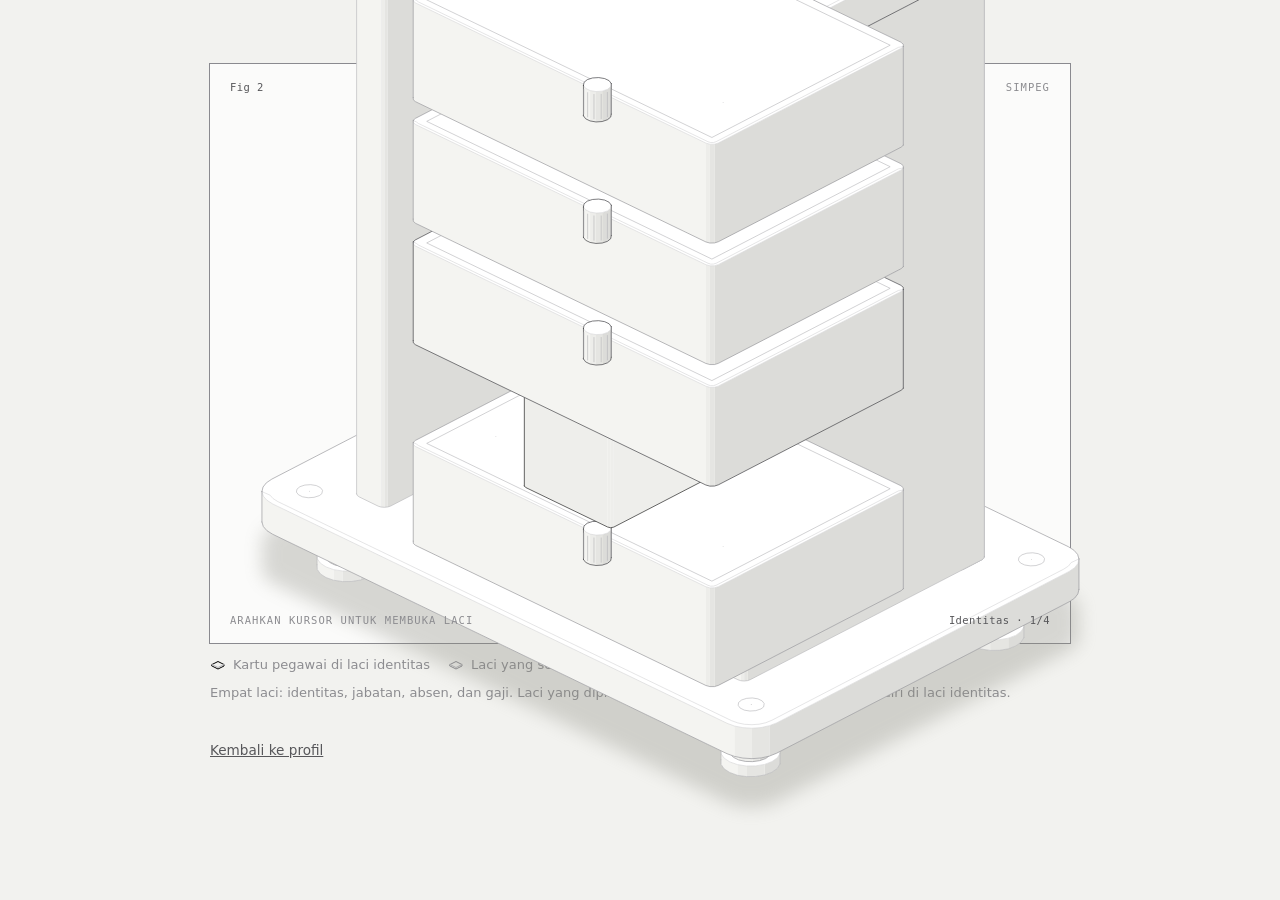
<file: docs/gambar-simpeg.html>
<!doctype html><html lang="en"><head><meta charset="utf-8"><meta name="viewport" content="width=device-width, initial-scale=1"><title>SIMPEG</title><style>
.iso{
  --anatomy-page:#0b0b0b;--anatomy-card:#131313;--anatomy-text:#a3a3a3;--anatomy-strong:#e6e6e6;--anatomy-muted:#6e6e6e;
  --anatomy-paper:#131313;--anatomy-face:#1b1b1b;--anatomy-top:#1c1c1c;
  --anatomy-shade-0:#0f0f0f;--anatomy-shade-1:#121212;--anatomy-shade-2:#151515;--anatomy-shade-3:#181818;
  --anatomy-lit-top:#262626;--anatomy-lit-shade:#1d1d1d;
  --anatomy-hi:#d4d4d4;--anatomy-mid:#6a6a6a;--anatomy-lo:#3e3e3e;--anatomy-faint:#2a2a2a;--anatomy-lit:#ffffff;
  --anatomy-halo:#050505;--anatomy-halo-opacity:.9;--anatomy-dot:#e6e6e6;
  --anatomy-red:#ff6b6b;--anatomy-green:#6be0a0;--anatomy-blue:#6b9bff;
  --anatomy-weight:.6px;--anatomy-ease:cubic-bezier(.32,.72,0,1);
  --anatomy-mono:ui-monospace,"SF Mono",Menlo,Consolas,monospace;
  --anatomy-lift:inset 0 1px 0 0 #ffffff0a,inset 0 0 0 1px #ffffff06,0 0 0 1px #00000026,0 1px 1px -.5px #00000014,0 3px 3px -1.5px #00000014,0 6px 6px -3px #00000014,0 12px 12px -6px #00000014;
}
.iso[data-theme="light"]{
  --anatomy-page:#f2f2ef;--anatomy-card:#fbfbfa;--anatomy-text:#57575a;--anatomy-strong:#18181a;--anatomy-muted:#8c8c90;
  --anatomy-paper:#fbfbfa;--anatomy-face:#ffffff;--anatomy-top:#ffffff;
  --anatomy-shade-0:#dcdcd9;--anatomy-shade-1:#e5e5e2;--anatomy-shade-2:#ededea;--anatomy-shade-3:#f4f4f1;
  --anatomy-lit-top:#ffffff;--anatomy-lit-shade:#eeeeeb;
  --anatomy-hi:#26262a;--anatomy-mid:#8a8a8f;--anatomy-lo:#b4b4b8;--anatomy-faint:#d4d4d6;--anatomy-lit:#000000;
  --anatomy-halo:#8a8a80;--anatomy-halo-opacity:.32;--anatomy-dot:#3a3a3e;
  --anatomy-red:#e5484d;--anatomy-green:#30a46c;--anatomy-blue:#3e63dd;
  --anatomy-lift:inset 0 1px 0 0 #ffffff,0 0 0 1px #0000000f,0 1px 1px -.5px #0000000a,0 3px 3px -1.5px #0000000a,0 6px 6px -3px #0000000a,0 12px 12px -6px #0000000a;
}
.iso-svg{display:block;width:100%;height:auto;overflow:visible}
.iso-svg path,.iso-svg circle{vector-effect:non-scaling-stroke}
.iso-fill{fill:var(--anatomy-paper);stroke:none}
.iso-solid[data-lit]>.iso-fill{fill:var(--anatomy-face)}
.iso-shade,.iso-top{stroke:none}
.iso-shade[data-shade="0"]{fill:var(--anatomy-shade-0)}
.iso-shade[data-shade="1"]{fill:var(--anatomy-shade-1)}
.iso-shade[data-shade="2"]{fill:var(--anatomy-shade-2)}
.iso-shade[data-shade="3"]{fill:var(--anatomy-shade-3)}
.iso-top{fill:var(--anatomy-top)}
.iso-solid[data-lit]>.iso-top{fill:var(--anatomy-lit-top)}
.iso-solid[data-lit]>.iso-shade{fill:var(--anatomy-lit-shade)}
.iso-solid[data-seamless]>.iso-shade,.iso-solid[data-seamless]>.iso-top{stroke-width:.4;stroke-linejoin:round}
.iso-solid[data-seamless]>.iso-shade[data-shade="0"]{stroke:var(--anatomy-shade-0)}
.iso-solid[data-seamless]>.iso-shade[data-shade="1"]{stroke:var(--anatomy-shade-1)}
.iso-solid[data-seamless]>.iso-shade[data-shade="2"]{stroke:var(--anatomy-shade-2)}
.iso-solid[data-seamless]>.iso-shade[data-shade="3"]{stroke:var(--anatomy-shade-3)}
.iso-solid[data-seamless]>.iso-top{stroke:var(--anatomy-top)}
.iso-solid[data-seamless][data-lit]>.iso-top{stroke:var(--anatomy-lit-top)}
.iso-solid[data-seamless][data-lit]>.iso-shade{stroke:var(--anatomy-lit-shade)}
.iso-solid[data-lit]>.iso-edge{stroke:var(--anatomy-lit)}
.iso-halo{fill:var(--anatomy-halo);stroke:none;filter:blur(9px);opacity:var(--anatomy-halo-opacity);transform:translateY(3px)}
.iso-line{fill:none;stroke:var(--anatomy-lo);stroke-width:var(--anatomy-weight);stroke-linecap:round;stroke-linejoin:round}
.iso-line[data-tone="hi"]{stroke:var(--anatomy-hi)}
.iso-line[data-tone="mid"]{stroke:var(--anatomy-mid)}
.iso-line[data-tone="lo"]{stroke:var(--anatomy-lo)}
.iso-line[data-tone="faint"]{stroke:var(--anatomy-faint)}
.iso-line[data-tone="lit"]{stroke:var(--anatomy-lit)}
.iso-line[data-tone="red"]{stroke:var(--anatomy-red)}
.iso-line[data-tone="green"]{stroke:var(--anatomy-green)}
.iso-line[data-tone="blue"]{stroke:var(--anatomy-blue)}
.iso-line[data-dotted]{stroke-dasharray:.01 3.5;stroke-width:1}
.iso-line[data-dashed]{stroke-dasharray:3 3}
.iso-line[data-flow]{stroke-dasharray:2 6}
.iso-wire-end{fill:var(--anatomy-paper);stroke:var(--anatomy-lo);stroke-width:var(--anatomy-weight)}
.iso-wire[data-tone="hi"] .iso-wire-end{stroke:var(--anatomy-hi)}
.iso-wire[data-tone="mid"] .iso-wire-end{stroke:var(--anatomy-mid)}
.iso-wire[data-tone="faint"] .iso-wire-end{stroke:var(--anatomy-faint)}
.iso-wire[data-tone="lit"] .iso-wire-end{stroke:var(--anatomy-lit)}
.iso-dots circle{fill:var(--anatomy-dot);stroke:none;opacity:.32}
.iso-dots[data-tone="hi"] circle{opacity:.85}
.iso-dots[data-tone="mid"] circle{opacity:.45}
.iso-dots[data-tone="lo"] circle{opacity:.22}
.iso-dots[data-tone="faint"] circle{opacity:.12}
.iso-face-text{fill:var(--anatomy-mid);font-family:var(--anatomy-mono);letter-spacing:.04em}
.iso-face-text[data-tone="hi"]{fill:var(--anatomy-hi)}
.iso-face-text[data-tone="lo"]{fill:var(--anatomy-lo)}
.iso-face-text[data-tone="faint"]{fill:var(--anatomy-faint)}
.tb-body{fill:var(--anatomy-shade-2);stroke:none}
.tb-shine{fill:var(--anatomy-top);stroke:none}
.tb-shade{fill:var(--anatomy-shade-0);stroke:none}
.tb-ring{fill:none;stroke:var(--anatomy-lo);stroke-width:.45;stroke-linecap:butt;stroke-linejoin:round}
.tb-ring[data-tone="mid"]{stroke:var(--anatomy-mid)}
.tb-ring[data-tone="faint"]{stroke:var(--anatomy-faint)}
.tb-ring[data-tone="hi"]{stroke:var(--anatomy-hi)}
@keyframes iso-flow{to{stroke-dashoffset:-32}}
@keyframes iso-pulse{0%,100%{opacity:.18}12%{opacity:1}40%{opacity:.18}}
.iso-line[data-flow]{animation:iso-flow 1600ms linear infinite}
.iso-dots circle[data-pulse]{animation:iso-pulse 1600ms steps(1,end) infinite;animation-delay:var(--pulse-at,0ms)}
.iso-figure{margin:32px 0 36px}
.iso-plate{position:relative;padding:52px 24px;border-radius:0;background:var(--anatomy-card);box-shadow:0 0 0 1px var(--anatomy-mid);--anatomy-paper:var(--anatomy-card)}
.iso-plate-corners{position:absolute;inset:18px 20px;pointer-events:none}
.iso-plate-corner{position:absolute;color:var(--anatomy-muted);font-family:var(--anatomy-mono);font-size:10.5px;line-height:1;letter-spacing:.04em;white-space:nowrap}
.iso-plate-corner[data-corner="fig"]{top:0;left:0;color:var(--anatomy-text)}
.iso-plate-corner[data-corner="title"]{top:0;right:0;text-transform:uppercase;letter-spacing:.1em}
.iso-plate-corner[data-corner="hint"]{bottom:0;left:0;text-transform:uppercase;letter-spacing:.1em}
.iso-plate-corner[data-corner="readout"]{right:0;bottom:0;color:var(--anatomy-text);font-variant-numeric:tabular-nums}
.iso-plate .iso-svg{margin:0 auto}
.iso-legend{display:grid;gap:8px;margin-top:12px;color:var(--anatomy-muted);font-size:13px;line-height:1.55}
.iso-keys{display:flex;flex-wrap:wrap;gap:6px 18px}
.iso-key{display:inline-flex;align-items:center;gap:7px}
.iso-swatch{width:16px;height:10px;flex:none;overflow:visible}
.iso-swatch path{fill:none;stroke:var(--anatomy-hi);stroke-width:1;vector-effect:non-scaling-stroke;stroke-linejoin:round;stroke-linecap:round}
.iso-swatch[data-mark="raised"] path,.iso-swatch[data-mark="flat"] path{stroke:var(--anatomy-mid)}
.iso-swatch[data-mark="lit"] path{stroke:var(--anatomy-lit)}
.iso-swatch[data-mark="dim"] path{stroke:var(--anatomy-lo)}
.iso-swatch[data-mark="dotted"] path{stroke-dasharray:.01 3;stroke-width:1.4}
.iso-swatch[data-mark="dashed"] path{stroke-dasharray:3 2.5}
.iso-swatch[data-mark="red"] path{stroke:var(--anatomy-red)}
.iso-swatch[data-mark="green"] path{stroke:var(--anatomy-green)}
.iso-swatch[data-mark="blue"] path{stroke:var(--anatomy-blue)}
.iso-swatch-crease{stroke:var(--anatomy-lo)!important}
@media (max-width:560px){.iso-plate{padding:48px 12px 70px}.iso-plate-corner[data-corner="hint"]{bottom:18px}}
@media (prefers-reduced-motion:reduce){.iso-line[data-flow],.iso-dots circle[data-pulse]{animation:none}}

*{box-sizing:border-box}
html{color-scheme:dark}
body[data-theme="light"]{color-scheme:light}
body{margin:0;background:var(--anatomy-page);color:var(--anatomy-text);font:14px/1.6 ui-sans-serif,system-ui,-apple-system,"Segoe UI",sans-serif;-webkit-font-smoothing:antialiased}
.iso-page{width:min(860px,100% - 32px);margin:64px auto 96px}
</style></head><body class="iso" data-theme="light"><main class="iso-page"><figure class="iso-figure"><div class="iso-plate"><div class="iso-plate-corners" aria-hidden="true"><span class="iso-plate-corner" data-corner="fig">Fig 2</span><span class="iso-plate-corner" data-corner="title">SIMPEG</span><span class="iso-plate-corner" data-corner="hint">Arahkan kursor untuk membuka laci</span><span class="iso-plate-corner" data-corner="readout" data-readout>Identitas · 1/4</span></div><div class="iso-stage" tabindex="0" role="slider" aria-label="Lemari SIMPEG. Tombol panah membuka laci berikutnya." aria-valuemin="1" aria-valuemax="4" aria-valuenow="1"><svg xmlns="http://www.w3.org/2000/svg" class="iso-svg" viewBox="0 0 820 480" role="img" aria-label="A personnel cabinet. One of four drawers slides toward you: identity, post, attendance, pay. The staff card stands in the identity drawer."><path class="iso-halo" d="M28.2 425.4L28.8 421.9L30.7 418.6L33.9 415.5L38.2 412.7L333.6 259.8L338.9 257.5L344.9 255.9L351.5 254.8L358.4 254.4L365.4 254.7L372 255.6L378.2 257.2L383.7 259.4L842.5 480.9L847 483.5L850.4 486.6L852.5 489.9L853.3 493.3L853.3 524L852.7 527.5L850.8 530.8L847.7 533.9L843.4 536.6L548 689.6L542.7 691.8L536.6 693.5L530 694.6L523.1 695L516.2 694.7L509.5 693.8L503.3 692.2L497.9 690L39.1 468.5L34.6 465.8L31.2 462.8L29 459.5L28.2 456Z"/><g class="iso-solid"><path class="iso-fill" d="M330.1 315L332.9 310.5L338.3 306.6L345.8 303.8L354.7 302.3L364.1 302.2L373.1 303.6L380.8 306.3L386.5 310L389.6 314.5L389.8 319.2L389.8 329.9L387 334.4L381.6 338.3L374.1 341.1L365.2 342.7L355.7 342.8L346.7 341.4L339 338.7L333.3 334.9L330.3 330.5L330.1 325.8Z"/><path class="iso-shade" data-shade="0" d="M381.6 338.3L374.1 341.1L374.1 330.4L381.6 327.6ZM389.8 329.9L387 334.4L387 323.7L389.8 319.2ZM387 334.4L381.6 338.3L381.6 327.6L387 323.7Z"/><path class="iso-shade" data-shade="1" d="M374.1 341.1L365.2 342.7L365.2 331.9L374.1 330.4ZM365.2 342.7L355.7 342.8L355.7 332L365.2 331.9Z"/><path class="iso-shade" data-shade="2" d="M355.7 342.8L346.7 341.4L346.7 330.6L355.7 332Z"/><path class="iso-shade" data-shade="3" d="M346.7 341.4L339 338.7L339 327.9L346.7 330.6ZM339 338.7L333.3 334.9L333.3 324.2L339 327.9ZM333.3 334.9L330.3 330.5L330.3 319.7L333.3 324.2ZM330.3 330.5L330.1 325.8L330.1 315L330.3 319.7Z"/><path class="iso-top" d="M381.6 327.6L374.1 330.4L365.2 331.9L355.7 332L346.7 330.6L339 327.9L333.3 324.2L330.3 319.7L330.1 315L332.9 310.5L338.3 306.6L345.8 303.8L354.7 302.3L364.1 302.2L373.1 303.6L380.8 306.3L386.5 310L389.6 314.5L389.8 319.2L387 323.7Z"/><path class="iso-line iso-crease" data-tone="faint" d="M389.8 319.2L387 323.7L381.6 327.6L374.1 330.4L365.2 331.9L355.7 332L346.7 330.6L339 327.9L333.3 324.2L330.3 319.7L330.1 315"/><path class="iso-line iso-edge" data-tone="lo" d="M330.1 315L332.9 310.5L338.3 306.6L345.8 303.8L354.7 302.3L364.1 302.2L373.1 303.6L380.8 306.3L386.5 310L389.6 314.5L389.8 319.2M389.8 329.9L387 334.4L381.6 338.3L374.1 341.1L365.2 342.7L355.7 342.8L346.7 341.4L339 338.7L333.3 334.9L330.3 330.5L330.1 325.8M330.1 315L330.1 325.8M389.8 319.2L389.8 329.9"/></g><g class="iso-solid"><path class="iso-fill" d="M338.7 281.1L340.5 277.5L344.6 274.4L350.6 272.3L357.7 271.2L365.1 271.5L371.8 273L377.1 275.6L380.4 278.9L381.1 282.6L381.1 317.8L379.3 321.4L375.2 324.5L369.2 326.7L362.1 327.7L354.8 327.4L348 325.9L342.7 323.4L339.5 320L338.7 316.4Z"/><path class="iso-shade" data-shade="0" d="M375.2 324.5L369.2 326.7L369.2 291.4L375.2 289.2ZM381.1 317.8L379.3 321.4L379.3 286.1L381.1 282.6ZM379.3 321.4L375.2 324.5L375.2 289.2L379.3 286.1Z"/><path class="iso-shade" data-shade="1" d="M369.2 326.7L362.1 327.7L362.1 292.4L369.2 291.4Z"/><path class="iso-shade" data-shade="2" d="M362.1 327.7L354.8 327.4L354.8 292.1L362.1 292.4ZM354.8 327.4L348 325.9L348 290.6L354.8 292.1Z"/><path class="iso-shade" data-shade="3" d="M348 325.9L342.7 323.4L342.7 288.1L348 290.6ZM342.7 323.4L339.5 320L339.5 284.7L342.7 288.1ZM339.5 320L338.7 316.4L338.7 281.1L339.5 284.7Z"/><path class="iso-top" d="M375.2 289.2L369.2 291.4L362.1 292.4L354.8 292.1L348 290.6L342.7 288.1L339.5 284.7L338.7 281.1L340.5 277.5L344.6 274.4L350.6 272.3L357.7 271.2L365.1 271.5L371.8 273L377.1 275.6L380.4 278.9L381.1 282.6L379.3 286.1Z"/><path class="iso-line iso-crease" data-tone="faint" d="M381.1 282.6L379.3 286.1L375.2 289.2L369.2 291.4L362.1 292.4L354.8 292.1L348 290.6L342.7 288.1L339.5 284.7L338.7 281.1"/><path class="iso-line iso-edge" data-tone="mid" d="M338.7 281.1L340.5 277.5L344.6 274.4L350.6 272.3L357.7 271.2L365.1 271.5L371.8 273L377.1 275.6L380.4 278.9L381.1 282.6M381.1 317.8L379.3 321.4L375.2 324.5L369.2 326.7L362.1 327.7L354.8 327.4L348 325.9L342.7 323.4L339.5 320L338.7 316.4M338.7 281.1L338.7 316.4M381.1 282.6L381.1 317.8"/></g><g class="iso-solid"><path class="iso-fill" d="M83.9 442.5L86.7 438L92.1 434.1L99.6 431.3L108.5 429.7L118 429.6L127 431L134.7 433.7L140.4 437.5L143.4 441.9L143.6 446.7L143.6 457.4L140.8 461.9L135.4 465.8L127.9 468.6L119 470.1L109.6 470.2L100.6 468.8L92.9 466.1L87.2 462.4L84.1 457.9L83.9 453.2Z"/><path class="iso-shade" data-shade="0" d="M135.4 465.8L127.9 468.6L127.9 457.9L135.4 455ZM143.6 457.4L140.8 461.9L140.8 451.2L143.6 446.7ZM140.8 461.9L135.4 465.8L135.4 455L140.8 451.2Z"/><path class="iso-shade" data-shade="1" d="M127.9 468.6L119 470.1L119 459.4L127.9 457.9ZM119 470.1L109.6 470.2L109.6 459.5L119 459.4Z"/><path class="iso-shade" data-shade="2" d="M109.6 470.2L100.6 468.8L100.6 458.1L109.6 459.5Z"/><path class="iso-shade" data-shade="3" d="M100.6 468.8L92.9 466.1L92.9 455.4L100.6 458.1ZM92.9 466.1L87.2 462.4L87.2 451.6L92.9 455.4ZM87.2 462.4L84.1 457.9L84.1 447.2L87.2 451.6ZM84.1 457.9L83.9 453.2L83.9 442.5L84.1 447.2Z"/><path class="iso-top" d="M135.4 455L127.9 457.9L119 459.4L109.6 459.5L100.6 458.1L92.9 455.4L87.2 451.6L84.1 447.2L83.9 442.5L86.7 438L92.1 434.1L99.6 431.3L108.5 429.7L118 429.6L127 431L134.7 433.7L140.4 437.5L143.4 441.9L143.6 446.7L140.8 451.2Z"/><path class="iso-line iso-crease" data-tone="faint" d="M143.6 446.7L140.8 451.2L135.4 455L127.9 457.9L119 459.4L109.6 459.5L100.6 458.1L92.9 455.4L87.2 451.6L84.1 447.2L83.9 442.5"/><path class="iso-line iso-edge" data-tone="lo" d="M83.9 442.5L86.7 438L92.1 434.1L99.6 431.3L108.5 429.7L118 429.6L127 431L134.7 433.7L140.4 437.5L143.4 441.9L143.6 446.7M143.6 457.4L140.8 461.9L135.4 465.8L127.9 468.6L119 470.1L109.6 470.2L100.6 468.8L92.9 466.1L87.2 462.4L84.1 457.9L83.9 453.2M83.9 442.5L83.9 453.2M143.6 446.7L143.6 457.4"/></g><g class="iso-solid"><path class="iso-fill" d="M92.6 408.5L94.4 404.9L98.5 401.9L104.5 399.7L111.6 398.7L118.9 398.9L125.7 400.5L131 403L134.2 406.3L135 410L135 445.3L133.2 448.9L129.1 451.9L123.1 454.1L116 455.1L108.6 454.9L101.9 453.4L96.6 450.8L93.3 447.5L92.6 443.8Z"/><path class="iso-shade" data-shade="0" d="M129.1 451.9L123.1 454.1L123.1 418.8L129.1 416.6ZM135 445.3L133.2 448.9L133.2 413.6L135 410ZM133.2 448.9L129.1 451.9L129.1 416.6L133.2 413.6Z"/><path class="iso-shade" data-shade="1" d="M123.1 454.1L116 455.1L116 419.8L123.1 418.8Z"/><path class="iso-shade" data-shade="2" d="M116 455.1L108.6 454.9L108.6 419.6L116 419.8ZM108.6 454.9L101.9 453.4L101.9 418.1L108.6 419.6Z"/><path class="iso-shade" data-shade="3" d="M101.9 453.4L96.6 450.8L96.6 415.5L101.9 418.1ZM96.6 450.8L93.3 447.5L93.3 412.2L96.6 415.5ZM93.3 447.5L92.6 443.8L92.6 408.5L93.3 412.2Z"/><path class="iso-top" d="M129.1 416.6L123.1 418.8L116 419.8L108.6 419.6L101.9 418.1L96.6 415.5L93.3 412.2L92.6 408.5L94.4 404.9L98.5 401.9L104.5 399.7L111.6 398.7L118.9 398.9L125.7 400.5L131 403L134.2 406.3L135 410L133.2 413.6Z"/><path class="iso-line iso-crease" data-tone="faint" d="M135 410L133.2 413.6L129.1 416.6L123.1 418.8L116 419.8L108.6 419.6L101.9 418.1L96.6 415.5L93.3 412.2L92.6 408.5"/><path class="iso-line iso-edge" data-tone="mid" d="M92.6 408.5L94.4 404.9L98.5 401.9L104.5 399.7L111.6 398.7L118.9 398.9L125.7 400.5L131 403L134.2 406.3L135 410M135 445.3L133.2 448.9L129.1 451.9L123.1 454.1L116 455.1L108.6 454.9L101.9 453.4L96.6 450.8L93.3 447.5L92.6 443.8M92.6 408.5L92.6 443.8M135 410L135 445.3"/></g><g class="iso-solid"><path class="iso-fill" d="M737.9 511.9L740.7 507.4L746.1 503.6L753.6 500.7L762.5 499.2L772 499.1L781 500.5L788.7 503.2L794.4 507L797.4 511.4L797.6 516.1L797.6 526.9L794.8 531.4L789.4 535.2L781.9 538.1L773 539.6L763.6 539.7L754.6 538.3L746.8 535.6L741.2 531.8L738.1 527.4L737.9 522.7Z"/><path class="iso-shade" data-shade="0" d="M789.4 535.2L781.9 538.1L781.9 527.3L789.4 524.5ZM797.6 526.9L794.8 531.4L794.8 520.6L797.6 516.1ZM794.8 531.4L789.4 535.2L789.4 524.5L794.8 520.6Z"/><path class="iso-shade" data-shade="1" d="M781.9 538.1L773 539.6L773 528.9L781.9 527.3ZM773 539.6L763.6 539.7L763.6 528.9L773 528.9Z"/><path class="iso-shade" data-shade="2" d="M763.6 539.7L754.6 538.3L754.6 527.6L763.6 528.9Z"/><path class="iso-shade" data-shade="3" d="M754.6 538.3L746.8 535.6L746.8 524.9L754.6 527.6ZM746.8 535.6L741.2 531.8L741.2 521.1L746.8 524.9ZM741.2 531.8L738.1 527.4L738.1 516.6L741.2 521.1ZM738.1 527.4L737.9 522.7L737.9 511.9L738.1 516.6Z"/><path class="iso-top" d="M789.4 524.5L781.9 527.3L773 528.9L763.6 528.9L754.6 527.6L746.8 524.9L741.2 521.1L738.1 516.6L737.9 511.9L740.7 507.4L746.1 503.6L753.6 500.7L762.5 499.2L772 499.1L781 500.5L788.7 503.2L794.4 507L797.4 511.4L797.6 516.1L794.8 520.6Z"/><path class="iso-line iso-crease" data-tone="faint" d="M797.6 516.1L794.8 520.6L789.4 524.5L781.9 527.3L773 528.9L763.6 528.9L754.6 527.6L746.8 524.9L741.2 521.1L738.1 516.6L737.9 511.9"/><path class="iso-line iso-edge" data-tone="lo" d="M737.9 511.9L740.7 507.4L746.1 503.6L753.6 500.7L762.5 499.2L772 499.1L781 500.5L788.7 503.2L794.4 507L797.4 511.4L797.6 516.1M797.6 526.9L794.8 531.4L789.4 535.2L781.9 538.1L773 539.6L763.6 539.7L754.6 538.3L746.8 535.6L741.2 531.8L738.1 527.4L737.9 522.7M737.9 511.9L737.9 522.7M797.6 516.1L797.6 526.9"/></g><g class="iso-solid"><path class="iso-fill" d="M746.6 478L748.3 474.4L752.5 471.4L758.4 469.2L765.5 468.2L772.9 468.4L779.7 469.9L785 472.5L788.2 475.8L789 479.5L789 514.8L787.2 518.4L783.1 521.4L777.1 523.6L770 524.6L762.6 524.3L755.9 522.8L750.6 520.3L747.3 517L746.6 513.3Z"/><path class="iso-shade" data-shade="0" d="M783.1 521.4L777.1 523.6L777.1 488.3L783.1 486.1ZM789 514.8L787.2 518.4L787.2 483.1L789 479.5ZM787.2 518.4L783.1 521.4L783.1 486.1L787.2 483.1Z"/><path class="iso-shade" data-shade="1" d="M777.1 523.6L770 524.6L770 489.3L777.1 488.3Z"/><path class="iso-shade" data-shade="2" d="M770 524.6L762.6 524.3L762.6 489.1L770 489.3ZM762.6 524.3L755.9 522.8L755.9 487.5L762.6 489.1Z"/><path class="iso-shade" data-shade="3" d="M755.9 522.8L750.6 520.3L750.6 485L755.9 487.5ZM750.6 520.3L747.3 517L747.3 481.7L750.6 485ZM747.3 517L746.6 513.3L746.6 478L747.3 481.7Z"/><path class="iso-top" d="M783.1 486.1L777.1 488.3L770 489.3L762.6 489.1L755.9 487.5L750.6 485L747.3 481.7L746.6 478L748.3 474.4L752.5 471.4L758.4 469.2L765.5 468.2L772.9 468.4L779.7 469.9L785 472.5L788.2 475.8L789 479.5L787.2 483.1Z"/><path class="iso-line iso-crease" data-tone="faint" d="M789 479.5L787.2 483.1L783.1 486.1L777.1 488.3L770 489.3L762.6 489.1L755.9 487.5L750.6 485L747.3 481.7L746.6 478"/><path class="iso-line iso-edge" data-tone="mid" d="M746.6 478L748.3 474.4L752.5 471.4L758.4 469.2L765.5 468.2L772.9 468.4L779.7 469.9L785 472.5L788.2 475.8L789 479.5M789 514.8L787.2 518.4L783.1 521.4L777.1 523.6L770 524.6L762.6 524.3L755.9 522.8L750.6 520.3L747.3 517L746.6 513.3M746.6 478L746.6 513.3M789 479.5L789 514.8"/></g><g class="iso-solid"><path class="iso-fill" d="M491.8 639.4L494.5 634.9L499.9 631L507.5 628.2L516.4 626.6L525.8 626.6L534.8 627.9L542.5 630.6L548.2 634.4L551.3 638.9L551.4 643.6L551.4 654.3L548.7 658.8L543.3 662.7L535.8 665.5L526.8 667L517.4 667.1L508.4 665.8L500.7 663L495 659.3L491.9 654.8L491.8 650.1Z"/><path class="iso-shade" data-shade="0" d="M543.3 662.7L535.8 665.5L535.8 654.8L543.3 651.9ZM551.4 654.3L548.7 658.8L548.7 648.1L551.4 643.6ZM548.7 658.8L543.3 662.7L543.3 651.9L548.7 648.1Z"/><path class="iso-shade" data-shade="1" d="M535.8 665.5L526.8 667L526.8 656.3L535.8 654.8ZM526.8 667L517.4 667.1L517.4 656.4L526.8 656.3Z"/><path class="iso-shade" data-shade="2" d="M517.4 667.1L508.4 665.8L508.4 655L517.4 656.4Z"/><path class="iso-shade" data-shade="3" d="M508.4 665.8L500.7 663L500.7 652.3L508.4 655ZM500.7 663L495 659.3L495 648.5L500.7 652.3ZM495 659.3L491.9 654.8L491.9 644.1L495 648.5ZM491.9 654.8L491.8 650.1L491.8 639.4L491.9 644.1Z"/><path class="iso-top" d="M543.3 651.9L535.8 654.8L526.8 656.3L517.4 656.4L508.4 655L500.7 652.3L495 648.5L491.9 644.1L491.8 639.4L494.5 634.9L499.9 631L507.5 628.2L516.4 626.6L525.8 626.6L534.8 627.9L542.5 630.6L548.2 634.4L551.3 638.9L551.4 643.6L548.7 648.1Z"/><path class="iso-line iso-crease" data-tone="faint" d="M551.4 643.6L548.7 648.1L543.3 651.9L535.8 654.8L526.8 656.3L517.4 656.4L508.4 655L500.7 652.3L495 648.5L491.9 644.1L491.8 639.4"/><path class="iso-line iso-edge" data-tone="lo" d="M491.8 639.4L494.5 634.9L499.9 631L507.5 628.2L516.4 626.6L525.8 626.6L534.8 627.9L542.5 630.6L548.2 634.4L551.3 638.9L551.4 643.6M551.4 654.3L548.7 658.8L543.3 662.7L535.8 665.5L526.8 667L517.4 667.1L508.4 665.8L500.7 663L495 659.3L491.9 654.8L491.8 650.1M491.8 639.4L491.8 650.1M551.4 643.6L551.4 654.3"/></g><g class="iso-solid"><path class="iso-fill" d="M500.4 605.4L502.2 601.9L506.3 598.8L512.3 596.6L519.4 595.6L526.8 595.9L533.5 597.4L538.8 599.9L542 603.3L542.8 606.9L542.8 642.2L541 645.8L536.9 648.9L530.9 651L523.8 652L516.5 651.8L509.7 650.3L504.4 647.7L501.2 644.4L500.4 640.7Z"/><path class="iso-shade" data-shade="0" d="M536.9 648.9L530.9 651L530.9 615.7L536.9 613.6ZM542.8 642.2L541 645.8L541 610.5L542.8 606.9ZM541 645.8L536.9 648.9L536.9 613.6L541 610.5Z"/><path class="iso-shade" data-shade="1" d="M530.9 651L523.8 652L523.8 616.8L530.9 615.7Z"/><path class="iso-shade" data-shade="2" d="M523.8 652L516.5 651.8L516.5 616.5L523.8 616.8ZM516.5 651.8L509.7 650.3L509.7 615L516.5 616.5Z"/><path class="iso-shade" data-shade="3" d="M509.7 650.3L504.4 647.7L504.4 612.4L509.7 615ZM504.4 647.7L501.2 644.4L501.2 609.1L504.4 612.4ZM501.2 644.4L500.4 640.7L500.4 605.4L501.2 609.1Z"/><path class="iso-top" d="M536.9 613.6L530.9 615.7L523.8 616.8L516.5 616.5L509.7 615L504.4 612.4L501.2 609.1L500.4 605.4L502.2 601.9L506.3 598.8L512.3 596.6L519.4 595.6L526.8 595.9L533.5 597.4L538.8 599.9L542 603.3L542.8 606.9L541 610.5Z"/><path class="iso-line iso-crease" data-tone="faint" d="M542.8 606.9L541 610.5L536.9 613.6L530.9 615.7L523.8 616.8L516.5 616.5L509.7 615L504.4 612.4L501.2 609.1L500.4 605.4"/><path class="iso-line iso-edge" data-tone="mid" d="M500.4 605.4L502.2 601.9L506.3 598.8L512.3 596.6L519.4 595.6L526.8 595.9L533.5 597.4L538.8 599.9L542 603.3L542.8 606.9M542.8 642.2L541 645.8L536.9 648.9L530.9 651L523.8 652L516.5 651.8L509.7 650.3L504.4 647.7L501.2 644.4L500.4 640.7M500.4 605.4L500.4 640.7M542.8 606.9L542.8 642.2"/></g><g class="iso-solid"><path class="iso-fill" d="M28.2 379.3L29.3 374.7L32.7 370.4L38.2 366.7L333.6 213.8L340.8 210.9L349.3 209L358.4 208.4L367.6 208.9L376.2 210.6L383.7 213.3L842.5 434.9L848.2 438.5L851.9 442.7L853.3 447.3L853.3 478L852.2 482.6L848.9 486.9L843.4 490.6L548 643.5L540.7 646.4L532.3 648.3L523.1 649L513.9 648.4L505.3 646.7L497.9 644L39.1 422.4L33.3 418.8L29.6 414.6L28.2 410Z"/><path class="iso-shade" data-shade="0" d="M853.3 478L852.2 482.6L852.2 451.9L853.3 447.3ZM852.2 482.6L848.9 486.9L848.9 456.2L852.2 451.9ZM848.9 486.9L843.4 490.6L843.4 459.9L848.9 456.2ZM843.4 490.6L548 643.5L548 612.9L843.4 459.9ZM548 643.5L540.7 646.4L540.7 615.7L548 612.9Z"/><path class="iso-shade" data-shade="1" d="M540.7 646.4L532.3 648.3L532.3 617.6L540.7 615.7ZM532.3 648.3L523.1 649L523.1 618.3L532.3 617.6Z"/><path class="iso-shade" data-shade="2" d="M523.1 649L513.9 648.4L513.9 617.7L523.1 618.3ZM513.9 648.4L505.3 646.7L505.3 616L513.9 617.7Z"/><path class="iso-shade" data-shade="3" d="M505.3 646.7L497.9 644L497.9 613.3L505.3 616ZM497.9 644L39.1 422.4L39.1 391.8L497.9 613.3ZM39.1 422.4L33.3 418.8L33.3 388.1L39.1 391.8ZM33.3 418.8L29.6 414.6L29.6 383.9L33.3 388.1ZM29.6 414.6L28.2 410L28.2 379.3L29.6 383.9Z"/><path class="iso-top" d="M842.5 434.9L848.2 438.5L851.9 442.7L853.3 447.3L852.2 451.9L848.9 456.2L843.4 459.9L548 612.9L540.7 615.7L532.3 617.6L523.1 618.3L513.9 617.7L505.3 616L497.9 613.3L39.1 391.8L33.3 388.1L29.6 383.9L28.2 379.3L29.3 374.7L32.7 370.4L38.2 366.7L333.6 213.8L340.8 210.9L349.3 209L358.4 208.4L367.6 208.9L376.2 210.6L383.7 213.3Z"/><path class="iso-line iso-crease" data-tone="faint" d="M853.3 447.3L852.2 451.9L848.9 456.2L843.4 459.9L548 612.9L540.7 615.7L532.3 617.6L523.1 618.3L513.9 617.7L505.3 616L497.9 613.3L39.1 391.8L33.3 388.1L29.6 383.9L28.2 379.3"/><path class="iso-line iso-bevel" data-tone="faint" d="M853.3 447.3L845.4 451L842.7 454.5L837.9 457.6L543.2 610.2L537.1 612.7L530.3 614.2L523 614.7L515.6 614.3L508.7 612.9L502.4 610.6L44.3 389.4L39.4 386.3L36.4 382.9L28.2 379.3"/><path class="iso-line iso-edge" data-tone="mid" d="M28.2 379.3L29.3 374.7L32.7 370.4L38.2 366.7L333.6 213.8L340.8 210.9L349.3 209L358.4 208.4L367.6 208.9L376.2 210.6L383.7 213.3L842.5 434.9L848.2 438.5L851.9 442.7L853.3 447.3M853.3 478L852.2 482.6L848.9 486.9L843.4 490.6L548 643.5L540.7 646.4L532.3 648.3L523.1 649L513.9 648.4L505.3 646.7L497.9 644L39.1 422.4L33.3 418.8L29.6 414.6L28.2 410M853.3 447.3L853.3 478M28.2 379.3L28.2 410"/></g><path class="iso-line" data-tone="lo" d="M368.8 237L363.9 238.6L358 239L352.4 238L348.1 236L346.1 233.2L346.7 230.3L349.7 227.7L354.7 226.1L360.5 225.7L366.1 226.7L370.4 228.7L372.4 231.5L371.9 234.4ZM814.9 452.3L809.9 454L804.1 454.3L798.5 453.4L794.2 451.4L792.2 448.6L792.7 445.6L795.8 443.1L800.7 441.5L806.6 441.1L812.2 442L816.5 444.1L818.5 446.9L818 449.8ZM85.8 383.5L80.8 385.1L74.9 385.5L69.3 384.6L65.1 382.5L63 379.8L63.6 376.8L66.6 374.3L71.6 372.7L77.5 372.3L83.1 373.2L87.3 375.3L89.4 378L88.8 381ZM531.8 598.9L526.9 600.5L521 600.9L515.4 600L511.1 597.9L509.1 595.1L509.6 592.2L512.7 589.7L517.7 588.1L523.5 587.7L529.1 588.6L533.4 590.7L535.4 593.4L534.9 596.4Z"/><g class="iso-dots" data-tone="mid"><circle cx="359.3" cy="232.3" r="0.4"/><circle cx="805.3" cy="447.7" r="0.4"/><circle cx="76.2" cy="378.9" r="0.4"/><circle cx="522.3" cy="594.3" r="0.4"/></g><g class="iso-solid"><path class="iso-fill" d="M339.2 -328.3L339.8 -330L341.7 -331.5L360.1 -341L363 -342L366.4 -342.4L369.8 -342.1L372.7 -341.1L755 -156.5L757 -155.1L757.7 -153.4L757.7 445L757.1 446.7L755.2 448.2L736.8 457.7L733.9 458.7L730.6 459.1L727.2 458.8L724.2 457.8L341.9 273.2L339.9 271.8L339.2 270.1Z"/><path class="iso-shade" data-shade="0" d="M757.7 445L757.1 446.7L757.1 -151.7L757.7 -153.4ZM757.1 446.7L755.2 448.2L755.2 -150.2L757.1 -151.7ZM755.2 448.2L736.8 457.7L736.8 -140.7L755.2 -150.2ZM736.8 457.7L733.9 458.7L733.9 -139.7L736.8 -140.7Z"/><path class="iso-shade" data-shade="1" d="M733.9 458.7L730.6 459.1L730.6 -139.3L733.9 -139.7Z"/><path class="iso-shade" data-shade="2" d="M730.6 459.1L727.2 458.8L727.2 -139.6L730.6 -139.3Z"/><path class="iso-shade" data-shade="3" d="M727.2 458.8L724.2 457.8L724.2 -140.6L727.2 -139.6ZM724.2 457.8L341.9 273.2L341.9 -325.2L724.2 -140.6ZM341.9 273.2L339.9 271.8L339.9 -326.6L341.9 -325.2ZM339.9 271.8L339.2 270.1L339.2 -328.3L339.9 -326.6Z"/><path class="iso-top" d="M755 -156.5L757 -155.1L757.7 -153.4L757.1 -151.7L755.2 -150.2L736.8 -140.7L733.9 -139.7L730.6 -139.3L727.2 -139.6L724.2 -140.6L341.9 -325.2L339.9 -326.6L339.2 -328.3L339.8 -330L341.7 -331.5L360.1 -341L363 -342L366.4 -342.4L369.8 -342.1L372.7 -341.1Z"/><path class="iso-line iso-crease" data-tone="faint" d="M757.7 -153.4L757.1 -151.7L755.2 -150.2L736.8 -140.7L733.9 -139.7L730.6 -139.3L727.2 -139.6L724.2 -140.6L341.9 -325.2L339.9 -326.6L339.2 -328.3"/><path class="iso-line iso-bevel" data-tone="faint" d="M757.7 -153.4L753.8 -152.3L752.5 -151.3L734.5 -142L732.5 -141.3L730.5 -141.1L728.5 -141.3L726.4 -142L344.6 -326.3L343.2 -327.3L339.2 -328.3"/><path class="iso-line iso-edge" data-tone="mid" d="M339.2 -328.3L339.8 -330L341.7 -331.5L360.1 -341L363 -342L366.4 -342.4L369.8 -342.1L372.7 -341.1L755 -156.5L757 -155.1L757.7 -153.4M757.7 445L757.1 446.7L755.2 448.2L736.8 457.7L733.9 458.7L730.6 459.1L727.2 458.8L724.2 457.8L341.9 273.2L339.9 271.8L339.2 270.1M757.7 -153.4L757.7 445M339.2 -328.3L339.2 270.1"/></g><g class="iso-solid"><path class="iso-fill" d="M123.8 -216.8L124.4 -218.5L126.3 -219.9L360.1 -341L363 -342L366.4 -342.4L369.8 -342.1L372.7 -341.1L391.8 -331.9L393.8 -330.5L394.5 -328.8L394.5 269.6L393.9 271.3L392 272.8L158.2 393.9L155.3 394.8L151.9 395.2L148.5 394.9L145.6 394L126.5 384.7L124.6 383.3L123.8 381.6Z"/><path class="iso-shade" data-shade="0" d="M394.5 269.6L393.9 271.3L393.9 -327.1L394.5 -328.8ZM393.9 271.3L392 272.8L392 -325.6L393.9 -327.1ZM392 272.8L158.2 393.9L158.2 -204.6L392 -325.6ZM158.2 393.9L155.3 394.8L155.3 -203.6L158.2 -204.6Z"/><path class="iso-shade" data-shade="1" d="M155.3 394.8L151.9 395.2L151.9 -203.2L155.3 -203.6Z"/><path class="iso-shade" data-shade="2" d="M151.9 395.2L148.5 394.9L148.5 -203.5L151.9 -203.2Z"/><path class="iso-shade" data-shade="3" d="M148.5 394.9L145.6 394L145.6 -204.4L148.5 -203.5ZM145.6 394L126.5 384.7L126.5 -213.7L145.6 -204.4ZM126.5 384.7L124.6 383.3L124.6 -215.1L126.5 -213.7ZM124.6 383.3L123.8 381.6L123.8 -216.8L124.6 -215.1Z"/><path class="iso-top" d="M391.8 -331.9L393.8 -330.5L394.5 -328.8L393.9 -327.1L392 -325.6L158.2 -204.6L155.3 -203.6L151.9 -203.2L148.5 -203.5L145.6 -204.4L126.5 -213.7L124.6 -215.1L123.8 -216.8L124.4 -218.5L126.3 -219.9L360.1 -341L363 -342L366.4 -342.4L369.8 -342.1L372.7 -341.1Z"/><path class="iso-line iso-crease" data-tone="faint" d="M394.5 -328.8L393.9 -327.1L392 -325.6L158.2 -204.6L155.3 -203.6L151.9 -203.2L148.5 -203.5L145.6 -204.4L126.5 -213.7L124.6 -215.1L123.8 -216.8"/><path class="iso-line iso-bevel" data-tone="faint" d="M394.5 -328.8L390.6 -327.7L389.2 -326.7L155.9 -205.9L153.9 -205.2L151.9 -205L149.8 -205.2L147.8 -205.8L129.2 -214.8L127.8 -215.8L123.8 -216.8"/><path class="iso-line iso-edge" data-tone="lo" d="M123.8 -216.8L124.4 -218.5L126.3 -219.9L360.1 -341L363 -342L366.4 -342.4L369.8 -342.1L372.7 -341.1L391.8 -331.9L393.8 -330.5L394.5 -328.8M394.5 269.6L393.9 271.3L392 272.8L158.2 393.9L155.3 394.8L151.9 395.2L148.5 394.9L145.6 394L126.5 384.7L124.6 383.3L123.8 381.6M394.5 -328.8L394.5 269.6M123.8 -216.8L123.8 381.6"/></g><g class="iso-solid"><path class="iso-fill" d="M487 -41.4L487.7 -43.1L489.5 -44.6L723.4 -165.6L726.2 -166.6L729.6 -167L733 -166.7L735.9 -165.7L755 -156.5L757 -155.1L757.7 -153.4L757.7 445L757.1 446.7L755.2 448.2L521.4 569.2L518.6 570.2L515.2 570.6L511.8 570.3L508.9 569.3L489.7 560.1L487.8 558.7L487 557Z"/><path class="iso-shade" data-shade="0" d="M757.7 445L757.1 446.7L757.1 -151.7L757.7 -153.4ZM757.1 446.7L755.2 448.2L755.2 -150.2L757.1 -151.7ZM755.2 448.2L521.4 569.2L521.4 -29.2L755.2 -150.2ZM521.4 569.2L518.6 570.2L518.6 -28.2L521.4 -29.2Z"/><path class="iso-shade" data-shade="1" d="M518.6 570.2L515.2 570.6L515.2 -27.8L518.6 -28.2Z"/><path class="iso-shade" data-shade="2" d="M515.2 570.6L511.8 570.3L511.8 -28.1L515.2 -27.8Z"/><path class="iso-shade" data-shade="3" d="M511.8 570.3L508.9 569.3L508.9 -29.1L511.8 -28.1ZM508.9 569.3L489.7 560.1L489.7 -38.3L508.9 -29.1ZM489.7 560.1L487.8 558.7L487.8 -39.7L489.7 -38.3ZM487.8 558.7L487 557L487 -41.4L487.8 -39.7Z"/><path class="iso-top" d="M755 -156.5L757 -155.1L757.7 -153.4L757.1 -151.7L755.2 -150.2L521.4 -29.2L518.6 -28.2L515.2 -27.8L511.8 -28.1L508.9 -29.1L489.7 -38.3L487.8 -39.7L487 -41.4L487.7 -43.1L489.5 -44.6L723.4 -165.6L726.2 -166.6L729.6 -167L733 -166.7L735.9 -165.7Z"/><path class="iso-line iso-crease" data-tone="faint" d="M757.7 -153.4L757.1 -151.7L755.2 -150.2L521.4 -29.2L518.6 -28.2L515.2 -27.8L511.8 -28.1L508.9 -29.1L489.7 -38.3L487.8 -39.7L487 -41.4"/><path class="iso-line iso-bevel" data-tone="faint" d="M757.7 -153.4L753.8 -152.3L752.5 -151.3L519.1 -30.5L517.1 -29.8L515.1 -29.6L513.1 -29.8L511.1 -30.5L492.4 -39.4L491 -40.4L487 -41.4"/><path class="iso-line iso-edge" data-tone="lo" d="M487 -41.4L487.7 -43.1L489.5 -44.6L723.4 -165.6L726.2 -166.6L729.6 -167L733 -166.7L735.9 -165.7L755 -156.5L757 -155.1L757.7 -153.4M757.7 445L757.1 446.7L755.2 448.2L521.4 569.2L518.6 570.2L515.2 570.6L511.8 570.3L508.9 569.3L489.7 560.1L487.8 558.7L487 557M757.7 -153.4L757.7 445M487 -41.4L487 557"/></g><g class="iso-solid"><path class="iso-fill" d="M125.7 -255.2L126.6 -257.7L129.4 -259.9L357.1 -377.8L361.3 -379.3L366.4 -379.8L371.5 -379.3L375.9 -377.9L751.8 -196.4L754.8 -194.3L755.9 -191.7L755.9 -153.4L755 -150.8L752.2 -148.7L524.5 -30.8L520.2 -29.3L515.1 -28.7L510 -29.2L505.7 -30.6L129.7 -212.1L126.8 -214.3L125.7 -216.8Z"/><path class="iso-shade" data-shade="0" d="M755.9 -153.4L755 -150.8L755 -189.2L755.9 -191.7ZM755 -150.8L752.2 -148.7L752.2 -187L755 -189.2ZM752.2 -148.7L524.5 -30.8L524.5 -69.1L752.2 -187ZM524.5 -30.8L520.2 -29.3L520.2 -67.6L524.5 -69.1Z"/><path class="iso-shade" data-shade="1" d="M520.2 -29.3L515.1 -28.7L515.1 -67.1L520.2 -67.6Z"/><path class="iso-shade" data-shade="2" d="M515.1 -28.7L510 -29.2L510 -67.6L515.1 -67.1Z"/><path class="iso-shade" data-shade="3" d="M510 -29.2L505.7 -30.6L505.7 -69L510 -67.6ZM505.7 -30.6L129.7 -212.1L129.7 -250.5L505.7 -69ZM129.7 -212.1L126.8 -214.3L126.8 -252.6L129.7 -250.5ZM126.8 -214.3L125.7 -216.8L125.7 -255.2L126.8 -252.6Z"/><path class="iso-top" d="M751.8 -196.4L754.8 -194.3L755.9 -191.7L755 -189.2L752.2 -187L524.5 -69.1L520.2 -67.6L515.1 -67.1L510 -67.6L505.7 -69L129.7 -250.5L126.8 -252.6L125.7 -255.2L126.6 -257.7L129.4 -259.9L357.1 -377.8L361.3 -379.3L366.4 -379.8L371.5 -379.3L375.9 -377.9Z"/><path class="iso-line iso-crease" data-tone="faint" d="M755.9 -191.7L755 -189.2L752.2 -187L524.5 -69.1L520.2 -67.6L515.1 -67.1L510 -67.6L505.7 -69L129.7 -250.5L126.8 -252.6L125.7 -255.2"/><path class="iso-line iso-bevel" data-tone="faint" d="M755.9 -191.7L750.8 -190L748.7 -188.4L521.6 -70.8L518.4 -69.7L515.1 -69.3L511.7 -69.6L508.4 -70.7L133.1 -251.9L130.8 -253.5L125.7 -255.2"/><path class="iso-line iso-edge" data-tone="hi" d="M125.7 -255.2L126.6 -257.7L129.4 -259.9L357.1 -377.8L361.3 -379.3L366.4 -379.8L371.5 -379.3L375.9 -377.9L751.8 -196.4L754.8 -194.3L755.9 -191.7M755.9 -153.4L755 -150.8L752.2 -148.7L524.5 -30.8L520.2 -29.3L515.1 -28.7L510 -29.2L505.7 -30.6L129.7 -212.1L126.8 -214.3L125.7 -216.8M755.9 -191.7L755.9 -153.4M125.7 -255.2L125.7 -216.8"/></g><g class="iso-solid"><path class="iso-fill" d="M331.3 -248.6L333.5 -250.6L407.4 -288.8L411.3 -290L415.9 -290L419.9 -288.9L560.1 -221.2L562.5 -219.3L562.5 -217L562.5 -210.8L560.3 -208.8L486.5 -170.6L482.5 -169.4L478 -169.4L473.9 -170.5L333.7 -238.2L331.4 -240.1L331.3 -242.4Z"/><path class="iso-shade" data-shade="0" d="M562.5 -210.8L560.3 -208.8L560.3 -215L562.5 -217ZM560.3 -208.8L486.5 -170.6L486.5 -176.7L560.3 -215ZM486.5 -170.6L482.5 -169.4L482.5 -175.6L486.5 -176.7Z"/><path class="iso-shade" data-shade="1" d="M482.5 -169.4L478 -169.4L478 -175.5L482.5 -175.6Z"/><path class="iso-shade" data-shade="2" d="M478 -169.4L473.9 -170.5L473.9 -176.6L478 -175.5Z"/><path class="iso-shade" data-shade="3" d="M473.9 -170.5L333.7 -238.2L333.7 -244.3L473.9 -176.6ZM333.7 -238.2L331.4 -240.1L331.4 -246.3L333.7 -244.3ZM331.4 -240.1L331.3 -242.4L331.3 -248.6L331.4 -246.3Z"/><path class="iso-top" d="M560.1 -221.2L562.5 -219.3L562.5 -217L560.3 -215L486.5 -176.7L482.5 -175.6L478 -175.5L473.9 -176.6L333.7 -244.3L331.4 -246.3L331.3 -248.6L333.5 -250.6L407.4 -288.8L411.3 -290L415.9 -290L419.9 -288.9Z"/><path class="iso-line iso-edge" data-tone="lo" d="M331.3 -248.6L333.5 -250.6L407.4 -288.8L411.3 -290L415.9 -290L419.9 -288.9L560.1 -221.2L562.5 -219.3L562.5 -217M562.5 -210.8L560.3 -208.8L486.5 -170.6L482.5 -169.4L478 -169.4L473.9 -170.5L333.7 -238.2L331.4 -240.1L331.3 -242.4M562.5 -217L562.5 -210.8M331.3 -248.6L331.3 -242.4"/></g><text class="iso-face-text" data-tone="mid" transform="matrix(6.372 3.077 -6.154 3.186 446.923 -233.542)" font-size="3.2" text-anchor="middle">PG</text><g data-part="drawer" data-i="0"><g class="iso-solid"><path class="iso-fill" d="M181 249.9L183.2 247.9L367.8 152.3L371.8 151.1L376.3 151.1L380.4 152.2L673.5 293.7L675.8 295.7L675.9 298L675.9 397.7L673.7 399.7L489.1 495.3L485.2 496.5L480.6 496.5L476.6 495.4L183.4 353.9L181.1 351.9L181 349.6Z"/><path class="iso-shade" data-shade="0" d="M675.9 397.7L673.7 399.7L673.7 300L675.9 298ZM673.7 399.7L489.1 495.3L489.1 395.6L673.7 300ZM489.1 495.3L485.2 496.5L485.2 396.7L489.1 395.6Z"/><path class="iso-shade" data-shade="1" d="M485.2 496.5L480.6 496.5L480.6 396.8L485.2 396.7Z"/><path class="iso-shade" data-shade="2" d="M480.6 496.5L476.6 495.4L476.6 395.7L480.6 396.8Z"/><path class="iso-shade" data-shade="3" d="M476.6 495.4L183.4 353.9L183.4 254.1L476.6 395.7ZM183.4 353.9L181.1 351.9L181.1 252.2L183.4 254.1ZM181.1 351.9L181 349.6L181 249.9L181.1 252.2Z"/><path class="iso-top" d="M673.5 293.7L675.8 295.7L675.9 298L673.7 300L489.1 395.6L485.2 396.7L480.6 396.8L476.6 395.7L183.4 254.1L181.1 252.2L181 249.9L183.2 247.9L367.8 152.3L371.8 151.1L376.3 151.1L380.4 152.2Z"/><path class="iso-line iso-crease" data-tone="faint" d="M675.9 298L673.7 300L489.1 395.6L485.2 396.7L480.6 396.8L476.6 395.7L183.4 254.1L181.1 252.2L181 249.9"/><path class="iso-line iso-bevel" data-tone="faint" d="M675.9 298L670.9 298.9L486.9 394.2L484.2 395L481.4 395.1L478.7 394.2L186.2 253L184.5 251.7L181 249.9"/><path class="iso-line iso-edge" data-tone="mid" d="M181 249.9L183.2 247.9L367.8 152.3L371.8 151.1L376.3 151.1L380.4 152.2L673.5 293.7L675.8 295.7L675.9 298M675.9 397.7L673.7 399.7L489.1 495.3L485.2 496.5L480.6 496.5L476.6 495.4L183.4 353.9L181.1 351.9L181 349.6M675.9 298L675.9 397.7M181 249.9L181 349.6"/></g><path class="iso-line" data-tone="lo" d="M662.3 296.9L482.6 390L194.6 250.9L374.3 157.9Z"/><g class="iso-solid"><path class="iso-fill" d="M352.9 337.4L353.5 334.2L356.7 331.5L362 329.8L368.3 329.4L374.3 330.4L378.8 332.6L381 335.6L381 366.2L380.4 369.4L377.1 372.1L371.8 373.8L365.6 374.2L359.6 373.2L355.1 371L352.9 368.1Z"/><path class="iso-shade" data-shade="0" d="M377.1 372.1L371.8 373.8L371.8 343.1L377.1 341.4ZM381 366.2L380.4 369.4L380.4 338.7L381 335.6ZM380.4 369.4L377.1 372.1L377.1 341.4L380.4 338.7Z"/><path class="iso-shade" data-shade="1" d="M371.8 373.8L365.6 374.2L365.6 343.5L371.8 343.1Z"/><path class="iso-shade" data-shade="2" d="M365.6 374.2L359.6 373.2L359.6 342.5L365.6 343.5Z"/><path class="iso-shade" data-shade="3" d="M359.6 373.2L355.1 371L355.1 340.3L359.6 342.5ZM355.1 371L352.9 368.1L352.9 337.4L355.1 340.3Z"/><path class="iso-top" d="M377.1 341.4L371.8 343.1L365.6 343.5L359.6 342.5L355.1 340.3L352.9 337.4L353.5 334.2L356.7 331.5L362 329.8L368.3 329.4L374.3 330.4L378.8 332.6L381 335.6L380.4 338.7Z"/><path class="iso-line iso-crease" data-tone="faint" d="M381 335.6L380.4 338.7L377.1 341.4L371.8 343.1L365.6 343.5L359.6 342.5L355.1 340.3L352.9 337.4"/><path class="iso-line iso-edge" data-tone="hi" d="M352.9 337.4L353.5 334.2L356.7 331.5L362 329.8L368.3 329.4L374.3 330.4L378.8 332.6L381 335.6M381 366.2L380.4 369.4L377.1 372.1L371.8 373.8L365.6 374.2L359.6 373.2L355.1 371L352.9 368.1M352.9 337.4L352.9 368.1M381 335.6L381 366.2"/></g><path class="iso-line" data-tone="lo" d="M377.1 369L377.1 344.5M370.8 370.9L370.8 346.4M363.5 371L363.5 346.4M357.1 369.2L357.1 344.6M353.3 366L353.3 341.5M380.7 365.8L380.7 341.3"/><g class="iso-solid" data-lit=""><path class="iso-fill" d="M293.2 201.8L294.4 200.3L399 146.1L402.1 145.4L405.3 146L488.1 186L489.5 187.6L489.5 279.7L488.2 281.2L383.6 335.4L380.5 336.1L377.4 335.4L294.5 295.4L293.2 293.9Z"/><path class="iso-shade" data-shade="0" d="M489.5 279.7L488.2 281.2L488.2 189.2L489.5 187.6ZM488.2 281.2L383.6 335.4L383.6 243.3L488.2 189.2Z"/><path class="iso-shade" data-shade="1" d="M383.6 335.4L380.5 336.1L380.5 244L383.6 243.3Z"/><path class="iso-shade" data-shade="2" d="M380.5 336.1L377.4 335.4L377.4 243.4L380.5 244Z"/><path class="iso-shade" data-shade="3" d="M377.4 335.4L294.5 295.4L294.5 203.4L377.4 243.4ZM294.5 295.4L293.2 293.9L293.2 201.8L294.5 203.4Z"/><path class="iso-top" d="M488.1 186L489.5 187.6L488.2 189.2L383.6 243.3L380.5 244L377.4 243.4L294.5 203.4L293.2 201.8L294.4 200.3L399 146.1L402.1 145.4L405.3 146Z"/><path class="iso-line iso-crease" data-tone="lo" d="M489.5 187.6L488.2 189.2L383.6 243.3L380.5 244L377.4 243.4L294.5 203.4L293.2 201.8"/><path class="iso-line iso-bevel" data-tone="lo" d="M489.5 187.6L486 188.4L382.1 242.2L380.5 242.7L378.8 242.3L296.7 202.6L293.2 201.8"/><path class="iso-line iso-edge" data-tone="hi" d="M293.2 201.8L294.4 200.3L399 146.1L402.1 145.4L405.3 146L488.1 186L489.5 187.6M489.5 279.7L488.2 281.2L383.6 335.4L380.5 336.1L377.4 335.4L294.5 295.4L293.2 293.9M489.5 187.6L489.5 279.7M293.2 201.8L293.2 293.9"/></g><path class="iso-line" data-tone="faint" d="M472.5 187.7L380.2 235.5L310.1 201.7L402.4 153.9Z"/><g class="iso-dots" data-tone="mid"><circle cx="264.5" cy="244" r="0.35"/><circle cx="493.9" cy="354.8" r="0.35"/></g></g><g data-part="drawer" data-i="1"><g class="iso-solid"><path class="iso-fill" d="M181 127.1L183.2 125.1L367.8 29.5L371.8 28.4L376.3 28.3L380.4 29.4L673.5 171L675.8 172.9L675.9 175.2L675.9 275L673.7 277L489.1 372.5L485.2 373.7L480.6 373.8L476.6 372.7L183.4 231.1L181.1 229.1L181 226.9Z"/><path class="iso-shade" data-shade="0" d="M675.9 275L673.7 277L673.7 177.2L675.9 175.2ZM673.7 277L489.1 372.5L489.1 272.8L673.7 177.2ZM489.1 372.5L485.2 373.7L485.2 274L489.1 272.8Z"/><path class="iso-shade" data-shade="1" d="M485.2 373.7L480.6 373.8L480.6 274L485.2 274Z"/><path class="iso-shade" data-shade="2" d="M480.6 373.8L476.6 372.7L476.6 272.9L480.6 274Z"/><path class="iso-shade" data-shade="3" d="M476.6 372.7L183.4 231.1L183.4 131.4L476.6 272.9ZM183.4 231.1L181.1 229.1L181.1 129.4L183.4 131.4ZM181.1 229.1L181 226.9L181 127.1L181.1 129.4Z"/><path class="iso-top" d="M673.5 171L675.8 172.9L675.9 175.2L673.7 177.2L489.1 272.8L485.2 274L480.6 274L476.6 272.9L183.4 131.4L181.1 129.4L181 127.1L183.2 125.1L367.8 29.5L371.8 28.4L376.3 28.3L380.4 29.4Z"/><path class="iso-line iso-crease" data-tone="faint" d="M675.9 175.2L673.7 177.2L489.1 272.8L485.2 274L480.6 274L476.6 272.9L183.4 131.4L181.1 129.4L181 127.1"/><path class="iso-line iso-bevel" data-tone="faint" d="M675.9 175.2L670.9 176.2L486.9 271.4L484.2 272.3L481.4 272.3L478.7 271.5L186.2 130.3L184.5 128.9L181 127.1"/><path class="iso-line iso-edge" data-tone="hi" d="M181 127.1L183.2 125.1L367.8 29.5L371.8 28.4L376.3 28.3L380.4 29.4L673.5 171L675.8 172.9L675.9 175.2M675.9 275L673.7 277L489.1 372.5L485.2 373.7L480.6 373.8L476.6 372.7L183.4 231.1L181.1 229.1L181 226.9M675.9 175.2L675.9 275M181 127.1L181 226.9"/></g><path class="iso-line" data-tone="lo" d="M662.3 174.2L482.6 267.2L194.6 128.2L374.3 35.1Z"/><g class="iso-solid"><path class="iso-fill" d="M352.9 214.6L353.5 211.5L356.7 208.8L362 207.1L368.3 206.7L374.3 207.7L378.8 209.8L381 212.8L381 243.5L380.4 246.6L377.1 249.3L371.8 251.1L365.6 251.5L359.6 250.5L355.1 248.3L352.9 245.3Z"/><path class="iso-shade" data-shade="0" d="M377.1 249.3L371.8 251.1L371.8 220.4L377.1 218.6ZM381 243.5L380.4 246.6L380.4 215.9L381 212.8ZM380.4 246.6L377.1 249.3L377.1 218.6L380.4 215.9Z"/><path class="iso-shade" data-shade="1" d="M371.8 251.1L365.6 251.5L365.6 220.8L371.8 220.4Z"/><path class="iso-shade" data-shade="2" d="M365.6 251.5L359.6 250.5L359.6 219.8L365.6 220.8Z"/><path class="iso-shade" data-shade="3" d="M359.6 250.5L355.1 248.3L355.1 217.6L359.6 219.8ZM355.1 248.3L352.9 245.3L352.9 214.6L355.1 217.6Z"/><path class="iso-top" d="M377.1 218.6L371.8 220.4L365.6 220.8L359.6 219.8L355.1 217.6L352.9 214.6L353.5 211.5L356.7 208.8L362 207.1L368.3 206.7L374.3 207.7L378.8 209.8L381 212.8L380.4 215.9Z"/><path class="iso-line iso-crease" data-tone="faint" d="M381 212.8L380.4 215.9L377.1 218.6L371.8 220.4L365.6 220.8L359.6 219.8L355.1 217.6L352.9 214.6"/><path class="iso-line iso-edge" data-tone="hi" d="M352.9 214.6L353.5 211.5L356.7 208.8L362 207.1L368.3 206.7L374.3 207.7L378.8 209.8L381 212.8M381 243.5L380.4 246.6L377.1 249.3L371.8 251.1L365.6 251.5L359.6 250.5L355.1 248.3L352.9 245.3M352.9 214.6L352.9 245.3M381 212.8L381 243.5"/></g><path class="iso-line" data-tone="lo" d="M377.1 246.3L377.1 221.7M370.8 248.2L370.8 223.6M363.5 248.2L363.5 223.7M357.1 246.4L357.1 221.9M353.3 243.3L353.3 218.7M380.7 243.1L380.7 218.5"/><g class="iso-dots" data-tone="mid"><circle cx="264.5" cy="121.3" r="0.35"/><circle cx="493.9" cy="232" r="0.35"/></g></g><g data-part="drawer" data-i="2"><g class="iso-solid"><path class="iso-fill" d="M181 4.4L183.2 2.4L367.8 -93.2L371.8 -94.4L376.3 -94.4L380.4 -93.3L673.5 48.2L675.8 50.2L675.9 52.5L675.9 152.2L673.7 154.2L489.1 249.8L485.2 251L480.6 251L476.6 249.9L183.4 108.4L181.1 106.4L181 104.1Z"/><path class="iso-shade" data-shade="0" d="M675.9 152.2L673.7 154.2L673.7 54.5L675.9 52.5ZM673.7 154.2L489.1 249.8L489.1 150.1L673.7 54.5ZM489.1 249.8L485.2 251L485.2 151.2L489.1 150.1Z"/><path class="iso-shade" data-shade="1" d="M485.2 251L480.6 251L480.6 151.3L485.2 151.2Z"/><path class="iso-shade" data-shade="2" d="M480.6 251L476.6 249.9L476.6 150.2L480.6 151.3Z"/><path class="iso-shade" data-shade="3" d="M476.6 249.9L183.4 108.4L183.4 8.6L476.6 150.2ZM183.4 108.4L181.1 106.4L181.1 6.7L183.4 8.6ZM181.1 106.4L181 104.1L181 4.4L181.1 6.7Z"/><path class="iso-top" d="M673.5 48.2L675.8 50.2L675.9 52.5L673.7 54.5L489.1 150.1L485.2 151.2L480.6 151.3L476.6 150.2L183.4 8.6L181.1 6.7L181 4.4L183.2 2.4L367.8 -93.2L371.8 -94.4L376.3 -94.4L380.4 -93.3Z"/><path class="iso-line iso-crease" data-tone="faint" d="M675.9 52.5L673.7 54.5L489.1 150.1L485.2 151.2L480.6 151.3L476.6 150.2L183.4 8.6L181.1 6.7L181 4.4"/><path class="iso-line iso-bevel" data-tone="faint" d="M675.9 52.5L670.9 53.4L486.9 148.7L484.2 149.5L481.4 149.6L478.7 148.7L186.2 7.5L184.5 6.2L181 4.4"/><path class="iso-line iso-edge" data-tone="mid" d="M181 4.4L183.2 2.4L367.8 -93.2L371.8 -94.4L376.3 -94.4L380.4 -93.3L673.5 48.2L675.8 50.2L675.9 52.5M675.9 152.2L673.7 154.2L489.1 249.8L485.2 251L480.6 251L476.6 249.9L183.4 108.4L181.1 106.4L181 104.1M675.9 52.5L675.9 152.2M181 4.4L181 104.1"/></g><path class="iso-line" data-tone="lo" d="M662.3 51.4L482.6 144.5L194.6 5.4L374.3 -87.6Z"/><g class="iso-solid"><path class="iso-fill" d="M352.9 91.9L353.5 88.7L356.7 86L362 84.3L368.3 83.9L374.3 84.9L378.8 87.1L381 90.1L381 120.7L380.4 123.9L377.1 126.6L371.8 128.3L365.6 128.7L359.6 127.7L355.1 125.5L352.9 122.6Z"/><path class="iso-shade" data-shade="0" d="M377.1 126.6L371.8 128.3L371.8 97.6L377.1 95.9ZM381 120.7L380.4 123.9L380.4 93.2L381 90.1ZM380.4 123.9L377.1 126.6L377.1 95.9L380.4 93.2Z"/><path class="iso-shade" data-shade="1" d="M371.8 128.3L365.6 128.7L365.6 98L371.8 97.6Z"/><path class="iso-shade" data-shade="2" d="M365.6 128.7L359.6 127.7L359.6 97L365.6 98Z"/><path class="iso-shade" data-shade="3" d="M359.6 127.7L355.1 125.5L355.1 94.8L359.6 97ZM355.1 125.5L352.9 122.6L352.9 91.9L355.1 94.8Z"/><path class="iso-top" d="M377.1 95.9L371.8 97.6L365.6 98L359.6 97L355.1 94.8L352.9 91.9L353.5 88.7L356.7 86L362 84.3L368.3 83.9L374.3 84.9L378.8 87.1L381 90.1L380.4 93.2Z"/><path class="iso-line iso-crease" data-tone="faint" d="M381 90.1L380.4 93.2L377.1 95.9L371.8 97.6L365.6 98L359.6 97L355.1 94.8L352.9 91.9"/><path class="iso-line iso-edge" data-tone="hi" d="M352.9 91.9L353.5 88.7L356.7 86L362 84.3L368.3 83.9L374.3 84.9L378.8 87.1L381 90.1M381 120.7L380.4 123.9L377.1 126.6L371.8 128.3L365.6 128.7L359.6 127.7L355.1 125.5L352.9 122.6M352.9 91.9L352.9 122.6M381 90.1L381 120.7"/></g><path class="iso-line" data-tone="lo" d="M377.1 123.5L377.1 99M370.8 125.4L370.8 100.9M363.5 125.5L363.5 100.9M357.1 123.7L357.1 99.1M353.3 120.5L353.3 96M380.7 120.3L380.7 95.8"/><g class="iso-dots" data-tone="mid"><circle cx="264.5" cy="-1.5" r="0.35"/><circle cx="493.9" cy="109.3" r="0.35"/></g></g><g data-part="drawer" data-i="3"><g class="iso-solid"><path class="iso-fill" d="M181 -118.4L183.2 -120.4L367.8 -216L371.8 -217.1L376.3 -217.2L380.4 -216.1L673.5 -74.5L675.8 -72.6L675.9 -70.3L675.9 29.5L673.7 31.5L489.1 127L485.2 128.2L480.6 128.3L476.6 127.2L183.4 -14.4L181.1 -16.3L181 -18.6Z"/><path class="iso-shade" data-shade="0" d="M675.9 29.5L673.7 31.5L673.7 -68.3L675.9 -70.3ZM673.7 31.5L489.1 127L489.1 27.3L673.7 -68.3ZM489.1 127L485.2 128.2L485.2 28.5L489.1 27.3Z"/><path class="iso-shade" data-shade="1" d="M485.2 128.2L480.6 128.3L480.6 28.5L485.2 28.5Z"/><path class="iso-shade" data-shade="2" d="M480.6 128.3L476.6 127.2L476.6 27.4L480.6 28.5Z"/><path class="iso-shade" data-shade="3" d="M476.6 127.2L183.4 -14.4L183.4 -114.1L476.6 27.4ZM183.4 -14.4L181.1 -16.3L181.1 -116.1L183.4 -114.1ZM181.1 -16.3L181 -18.6L181 -118.4L181.1 -116.1Z"/><path class="iso-top" d="M673.5 -74.5L675.8 -72.6L675.9 -70.3L673.7 -68.3L489.1 27.3L485.2 28.5L480.6 28.5L476.6 27.4L183.4 -114.1L181.1 -116.1L181 -118.4L183.2 -120.4L367.8 -216L371.8 -217.1L376.3 -217.2L380.4 -216.1Z"/><path class="iso-line iso-crease" data-tone="faint" d="M675.9 -70.3L673.7 -68.3L489.1 27.3L485.2 28.5L480.6 28.5L476.6 27.4L183.4 -114.1L181.1 -116.1L181 -118.4"/><path class="iso-line iso-bevel" data-tone="faint" d="M675.9 -70.3L670.9 -69.3L486.9 25.9L484.2 26.8L481.4 26.8L478.7 26L186.2 -115.2L184.5 -116.6L181 -118.4"/><path class="iso-line iso-edge" data-tone="mid" d="M181 -118.4L183.2 -120.4L367.8 -216L371.8 -217.1L376.3 -217.2L380.4 -216.1L673.5 -74.5L675.8 -72.6L675.9 -70.3M675.9 29.5L673.7 31.5L489.1 127L485.2 128.2L480.6 128.3L476.6 127.2L183.4 -14.4L181.1 -16.3L181 -18.6M675.9 -70.3L675.9 29.5M181 -118.4L181 -18.6"/></g><path class="iso-line" data-tone="lo" d="M662.3 -71.3L482.6 21.7L194.6 -117.3L374.3 -210.4Z"/><g class="iso-solid"><path class="iso-fill" d="M352.9 -30.9L353.5 -34L356.7 -36.7L362 -38.4L368.3 -38.8L374.3 -37.8L378.8 -35.7L381 -32.7L381 -2L380.4 1.1L377.1 3.8L371.8 5.6L365.6 6L359.6 5L355.1 2.8L352.9 -0.2Z"/><path class="iso-shade" data-shade="0" d="M377.1 3.8L371.8 5.6L371.8 -25.1L377.1 -26.9ZM381 -2L380.4 1.1L380.4 -29.6L381 -32.7ZM380.4 1.1L377.1 3.8L377.1 -26.9L380.4 -29.6Z"/><path class="iso-shade" data-shade="1" d="M371.8 5.6L365.6 6L365.6 -24.7L371.8 -25.1Z"/><path class="iso-shade" data-shade="2" d="M365.6 6L359.6 5L359.6 -25.7L365.6 -24.7Z"/><path class="iso-shade" data-shade="3" d="M359.6 5L355.1 2.8L355.1 -27.9L359.6 -25.7ZM355.1 2.8L352.9 -0.2L352.9 -30.9L355.1 -27.9Z"/><path class="iso-top" d="M377.1 -26.9L371.8 -25.1L365.6 -24.7L359.6 -25.7L355.1 -27.9L352.9 -30.9L353.5 -34L356.7 -36.7L362 -38.4L368.3 -38.8L374.3 -37.8L378.8 -35.7L381 -32.7L380.4 -29.6Z"/><path class="iso-line iso-crease" data-tone="faint" d="M381 -32.7L380.4 -29.6L377.1 -26.9L371.8 -25.1L365.6 -24.7L359.6 -25.7L355.1 -27.9L352.9 -30.9"/><path class="iso-line iso-edge" data-tone="hi" d="M352.9 -30.9L353.5 -34L356.7 -36.7L362 -38.4L368.3 -38.8L374.3 -37.8L378.8 -35.7L381 -32.7M381 -2L380.4 1.1L377.1 3.8L371.8 5.6L365.6 6L359.6 5L355.1 2.8L352.9 -0.2M352.9 -30.9L352.9 -0.2M381 -32.7L381 -2"/></g><path class="iso-line" data-tone="lo" d="M377.1 0.8L377.1 -23.8M370.8 2.7L370.8 -21.9M363.5 2.7L363.5 -21.8M357.1 0.9L357.1 -23.6M353.3 -2.2L353.3 -26.8M380.7 -2.4L380.7 -27"/><g class="iso-dots" data-tone="mid"><circle cx="264.5" cy="-124.2" r="0.35"/><circle cx="493.9" cy="-13.5" r="0.35"/></g></g></svg></div></div><figcaption class="iso-legend"><span class="iso-keys"><span class="iso-key"><svg class="iso-swatch" data-mark="lit" viewBox="0 0 16 10" aria-hidden="true"><path d="M2 4.5 8 1.5 14 4.5 14 6 8 9 2 6Z"/><path class="iso-swatch-crease" d="M2 4.5 8 7.5 14 4.5"/></svg>Kartu pegawai di laci identitas</span><span class="iso-key"><svg class="iso-swatch" data-mark="raised" viewBox="0 0 16 10" aria-hidden="true"><path d="M2 4.5 8 1.5 14 4.5 14 6 8 9 2 6Z"/><path class="iso-swatch-crease" d="M2 4.5 8 7.5 14 4.5"/></svg>Laci yang sedang terbuka</span></span><span class="iso-caption">Empat laci: identitas, jabatan, absen, dan gaji. Laci yang dipilih terdorong ke depan. Kartu pegawai berdiri di laci identitas.</span></figcaption></figure><p class="back-link" style="margin:1.6rem 0 0;font-size:0.85rem"><a href="index.html" style="color:inherit">Kembali ke profil</a></p><style>html.framed,html.framed body{overflow:hidden;background:#e6e6e6}html.framed .iso-page{margin:0;padding:0}html.framed .iso-figure{margin:0}html.framed .iso-legend,html.framed .back-link{display:none}</style><script>if(window.top!==window)document.documentElement.classList.add("framed")</script></main><script type="module">const AZIMUTH = 45;
const ELEVATION = 30;
const SHADES = 4;
const RADIANS = Math.PI / 180;
const UNIT = Math.sqrt(1.6);
function cameraOf({ scale, azimuth = AZIMUTH, elevation = ELEVATION }) {
    const a = azimuth * RADIANS;
    const e = elevation * RADIANS;
    return { sinA: Math.sin(a), cosA: Math.cos(a), sinE: Math.sin(e), cosE: Math.cos(e), k: scale * UNIT };
}
function iso([x, y, z], projection) {
    const { origin } = projection;
    const { sinA, cosA, sinE, cosE, k } = cameraOf(projection);
    return [origin[0] + (x * sinA - y * cosA) * k, origin[1] + ((x * cosA + y * sinA) * sinE - z * cosE) * k];
}
function towardViewer(projection) {
    const { sinA, cosA } = cameraOf(projection);
    return [cosA, sinA];
}
function depthOf([x, y, z], projection) {
    const { sinA, cosA, sinE, cosE } = cameraOf(projection);
    return (x * cosA + y * sinA) * cosE + z * sinE;
}
const tenth = (value) => {
    const text = (Math.round(value * 10) / 10).toFixed(1).replace(/\.0$/, "");
    return text === "-0" ? "0" : text;
};
function pathOf(points, closed = false) {
    if (!points.length)
        return "";
    return points.map(([x, y], at) => `${at ? "L" : "M"}${tenth(x)} ${tenth(y)}`).join("") + (closed ? "Z" : "");
}
const joinPaths = (paths) => paths.filter(Boolean).join("");
function roundedPlan({ x, y, w, d, r }, steps = 8) {
    const radius = Math.max(0, Math.min(r, w / 2, d / 2));
    const corners = [
        [x + w - radius, y + radius, -90],
        [x + w - radius, y + d - radius, 0],
        [x + radius, y + d - radius, 90],
        [x + radius, y + radius, 180],
    ];
    const out = [];
    for (const [cx, cy, start] of corners) {
        const count = radius > 0 ? steps : 0;
        for (let step = 0; step <= count; step++) {
            const angle = (start + (count ? (90 * step) / count : 45)) * RADIANS;
            out.push([cx + radius * Math.cos(angle), cy + radius * Math.sin(angle)]);
        }
    }
    return out;
}
function signedArea(points) {
    let area = 0;
    for (let index = 0; index < points.length; index++) {
        const [ax, ay] = points[index];
        const [bx, by] = points[(index + 1) % points.length];
        area += ax * by - bx * ay;
    }
    return area / 2;
}
const oriented = (points) => (signedArea(points) < 0 ? [...points].reverse() : points);
function convexHull(points) {
    const sorted = [...points].sort((a, b) => a[0] - b[0] || a[1] - b[1]);
    if (sorted.length < 3)
        return sorted;
    const cross = (o, a, b) => (a[0] - o[0]) * (b[1] - o[1]) - (a[1] - o[1]) * (b[0] - o[0]);
    const lower = [];
    for (const point of sorted) {
        while (lower.length >= 2 && cross(lower[lower.length - 2], lower[lower.length - 1], point) <= 0)
            lower.pop();
        lower.push(point);
    }
    const upper = [];
    for (let index = sorted.length - 1; index >= 0; index--) {
        const point = sorted[index];
        while (upper.length >= 2 && cross(upper[upper.length - 2], upper[upper.length - 1], point) <= 0)
            upper.pop();
        upper.push(point);
    }
    return [...lower.slice(0, -1), ...upper.slice(0, -1)];
}
function runsOf(flags, want) {
    const count = flags.length;
    const runs = [];
    const start = flags.findIndex((flag, index) => flag !== flags[(index + count - 1) % count]);
    if (start < 0)
        return flags[0] === want ? [Array.from({ length: count + 1 }, (_, index) => index % count)] : [];
    let run = null;
    for (let step = 0; step < count; step++) {
        const index = (start + step) % count;
        if (flags[index] === want) {
            if (!run)
                run = [index];
            run.push((index + 1) % count);
        }
        else if (run) {
            runs.push(run);
            run = null;
        }
    }
    if (run)
        runs.push(run);
    return runs;
}
function extrude(ring, z, height, projection, options = {}) {
    const convex = options.convex ?? true;
    const count = ring.length;
    const counter = signedArea(ring) > 0;
    const [vx, vy] = towardViewer(projection);
    const { sinA, cosA } = cameraOf(projection);
    const normals = ring.map(([ax, ay], index) => {
        const [bx, by] = ring[(index + 1) % count];
        const dx = bx - ax;
        const dy = by - ay;
        const length = Math.hypot(dx, dy) || 1;
        return (counter ? [dy / length, -dx / length] : [-dy / length, dx / length]);
    });
    const facing = normals.map(([nx, ny]) => nx * vx + ny * vy > 1e-9);
    const top = ring.map(([x, y]) => iso([x, y, z + height], projection));
    const bottom = ring.map(([x, y]) => iso([x, y, z], projection));
    const outline = [];
    const crease = [];
    for (const run of runsOf(facing, false))
        outline.push(pathOf(run.map((index) => top[index])));
    for (const run of runsOf(facing, true)) {
        crease.push(pathOf(run.map((index) => top[index])));
        if (height > 0)
            outline.push(pathOf(run.map((index) => bottom[index])));
    }
    if (height > 0) {
        for (let index = 0; index < count; index++) {
            if (facing[(index + count - 1) % count] !== facing[index])
                outline.push(pathOf([top[index], bottom[index]]));
        }
    }
    let fill;
    if (convex) {
        fill = pathOf(convexHull([...top, ...bottom]), true);
    }
    else {
        const parts = [pathOf(oriented(top), true), pathOf(oriented(bottom), true)];
        for (let index = 0; index < count; index++) {
            if (!facing[index])
                continue;
            const next = (index + 1) % count;
            parts.push(pathOf(oriented([top[index], top[next], bottom[next], bottom[index]]), true));
        }
        fill = parts.join("");
    }
    const buckets = Array.from({ length: SHADES }, () => []);
    if (height > 0) {
        const [lx, ly] = [-sinA, cosA];
        for (let index = 0; index < count; index++) {
            if (!facing[index])
                continue;
            const [nx, ny] = normals[index];
            const lit = (nx * lx + ny * ly + 1) / 2;
            const shade = Math.min(SHADES - 1, Math.max(0, Math.floor(lit * SHADES)));
            const next = (index + 1) % count;
            buckets[shade].push(pathOf(oriented([top[index], top[next], bottom[next], bottom[index]]), true));
        }
    }
    let bevel;
    if (options.bevel && options.bevel > 0) {
        const by = options.bevel;
        const inset = ring.map(([x, y], index) => {
            const [ax, ay] = normals[(index + count - 1) % count];
            const [bx, by2] = normals[index];
            const mx = ax + bx;
            const my = ay + by2;
            const length = Math.hypot(mx, my) || 1;
            return [x - (mx / length) * by, y - (my / length) * by];
        });
        const insetTop = inset.map(([x, y]) => iso([x, y, z + height], projection));
        bevel = runsOf(facing, true)
            .map((run) => pathOf([top[run[0]], ...run.slice(1, -1).map((index) => insetTop[index]), top[run[run.length - 1]]]))
            .join("");
    }
    return {
        fill,
        outline: outline.join(""),
        crease: crease.join(""),
        top: pathOf(oriented(top), true),
        shades: buckets.map((paths) => paths.join("")),
        bevel,
    };
}
const ringOf = (plan, steps = 8) => roundedPlan(plan, steps);
function slabOf(plan, z, height, projection, steps = 8, bevel = 0) {
    return extrude(ringOf(plan, steps), z, height, projection, { convex: true, bevel });
}
function circleRing(cx, cy, radius, steps = 40) {
    return Array.from({ length: steps }, (_, step) => {
        const angle = (step / steps) * Math.PI * 2;
        return [cx + radius * Math.cos(angle), cy + radius * Math.sin(angle)];
    });
}
function cylinder(cx, cy, radius, z, height, projection, steps = 32, bevel = 0) {
    return extrude(circleRing(cx, cy, radius, steps), z, height, projection, { convex: true, bevel });
}
const insetPlan = ({ x, y, w, d, r }, by) => ({ x: x + by, y: y + by, w: w - by * 2, d: d - by * 2, r: Math.max(0, r - by) });
function onTop(points, z, projection, closed = false) {
    return pathOf(points.map(([x, y]) => iso([x, y, z], projection)), closed);
}
const planOutline = (plan, z, projection, steps = 8) => onTop(ringOf(plan, steps), z, projection, true);
const lineOnTop = (from, to, z, projection) => onTop([from, to], z, projection);
const segment = (from, to, projection) => pathOf([iso(from, projection), iso(to, projection)]);
const rise = (at, from, to, projection) => segment([at[0], at[1], from], [at[0], at[1], to], projection);
const ring = (cx, cy, radius, z, projection, steps = 40) => onTop(circleRing(cx, cy, radius, steps), z, projection, true);
const pointsAt = (points, projection) => points.map((point) => iso(point, projection));
function dotGrid(x, y, columns, rows, gap, z, projection) {
    const dots = [];
    for (let row = 0; row < rows; row++) {
        for (let column = 0; column < columns; column++)
            dots.push(iso([x + column * gap, y + row * gap, z], projection));
    }
    return dots;
}
function corners({ x, y, w, d }, inset = 0) {
    return [
        [x + inset, y + inset],
        [x + w - inset, y + inset],
        [x + inset, y + d - inset],
        [x + w - inset, y + d - inset],
    ];
}
function boxCorners({ x, y, w, d }, z0, z1) {
    const out = [];
    for (const px of [x, x + w])
        for (const py of [y, y + d])
            for (const z of [z0, z1])
                out.push([px, py, z]);
    return out;
}
function knurl(cx, cy, radius, z0, z1, count, projection, inset = 0.4) {
    const [vx, vy] = towardViewer(projection);
    const lines = [];
    for (let index = 0; index < count; index++) {
        const angle = (index / count) * Math.PI * 2;
        const nx = Math.cos(angle);
        const ny = Math.sin(angle);
        if (nx * vx + ny * vy < 0.15)
            continue;
        lines.push(segment([cx + radius * nx, cy + radius * ny, z0 + inset], [cx + radius * nx, cy + radius * ny, z1 - inset], projection));
    }
    return lines.join("");
}
function sideArc(cx, cy, radius, z, projection, steps = 24) {
    const [vx, vy] = towardViewer(projection);
    const facing = Math.atan2(vy, vx);
    const points = [];
    for (let step = 0; step <= steps; step++) {
        const angle = facing - Math.PI / 2 + (step / steps) * Math.PI;
        points.push(iso([cx + radius * Math.cos(angle), cy + radius * Math.sin(angle), z], projection));
    }
    return pathOf(points);
}
function ringSeam(ring, z, projection) {
    const count = ring.length;
    const counter = signedArea(ring) > 0;
    const [vx, vy] = towardViewer(projection);
    const facing = ring.map(([ax, ay], index) => {
        const [bx, by] = ring[(index + 1) % count];
        const dx = bx - ax;
        const dy = by - ay;
        const [nx, ny] = counter ? [dy, -dx] : [-dy, dx];
        return nx * vx + ny * vy > 1e-9;
    });
    return runsOf(facing, true).map((run) => pathOf(run.map((index) => iso([ring[index][0], ring[index][1], z], projection)))).join("");
}
const sideSeam = (plan, z, projection, steps = 8) => ringSeam(ringOf(plan, steps), z, projection);
function sideRing(center, radius, axis, projection, steps = 20) {
    const [px, py, pz] = center;
    const points = [];
    for (let step = 0; step < steps; step++) {
        const angle = (step / steps) * Math.PI * 2;
        const u = radius * Math.cos(angle);
        const v = radius * Math.sin(angle);
        points.push(iso(axis === "x" ? [px, py + u, pz + v] : [px + u, py, pz + v], projection));
    }
    return pathOf(points, true);
}
function coil(from, to, center, radius, turns, axis, projection, perTurn = 16) {
    const count = Math.max(1, Math.round(turns * perTurn));
    const back = [];
    const front = [];
    let run = [];
    let near = null;
    for (let index = 0; index <= count; index++) {
        const share = index / count;
        const angle = share * turns * Math.PI * 2;
        const u = radius * Math.cos(angle);
        const v = radius * Math.sin(angle);
        const along = from + (to - from) * share;
        const point = axis === "x" ? [along, center[0] + u, center[1] + v] : [center[0] + u, along, center[1] + v];
        const normal = axis === "x" ? [0, Math.cos(angle), Math.sin(angle)] : [Math.cos(angle), 0, Math.sin(angle)];
        const facing = depthOf(normal, projection) > 0;
        const flat = iso(point, projection);
        if (near === null)
            near = facing;
        if (facing !== near) {
            run.push(flat);
            (near ? front : back).push(pathOf(run));
            run = [flat];
            near = facing;
            continue;
        }
        run.push(flat);
    }
    if (run.length > 1)
        (near ? front : back).push(pathOf(run));
    return { back: back.join(""), front: front.join("") };
}
function topTicks(from, to, step, every, edge, z, lengths, projection, axis = "x") {
    const minor = [];
    const major = [];
    const first = Math.ceil(from / step) * step;
    for (let at = first, index = Math.round(first / step); at <= to + 1e-9; at += step, index++) {
        const big = index % every === 0;
        const length = big ? lengths[1] : lengths[0];
        const a = axis === "x" ? [at, edge] : [edge, at];
        const b = axis === "x" ? [at, edge + length] : [edge + length, at];
        (big ? major : minor).push(lineOnTop(a, b, z, projection));
    }
    return { minor: minor.join(""), major: major.join("") };
}
function sideTicks(from, to, step, every, face, top, lengths, projection, axis = "x") {
    const minor = [];
    const major = [];
    const first = Math.ceil(from / step) * step;
    for (let at = first, index = Math.round(first / step); at <= to + 1e-9; at += step, index++) {
        const big = index % every === 0;
        const length = big ? lengths[1] : lengths[0];
        const a = axis === "x" ? [at, face, top] : [face, at, top];
        const b = axis === "x" ? [at, face, top - length] : [face, at, top - length];
        (big ? major : minor).push(segment(a, b, projection));
    }
    return { minor: minor.join(""), major: major.join("") };
}
function radialTicks(cx, cy, radius, count, every, z, lengths, projection, from = 0, span = Math.PI * 2) {
    const minor = [];
    const major = [];
    const closed = Math.abs(span - Math.PI * 2) < 1e-9;
    const steps = closed ? count : count + 1;
    for (let index = 0; index < steps; index++) {
        const angle = from + (index / count) * span;
        const big = index % every === 0;
        const inner = radius - (big ? lengths[1] : lengths[0]);
        const sx = Math.sin(angle);
        const sy = -Math.cos(angle);
        (big ? major : minor).push(lineOnTop([cx + sx * inner, cy + sy * inner], [cx + sx * radius, cy + sy * radius], z, projection));
    }
    return { minor: minor.join(""), major: major.join("") };
}
const haloOf = (plan, z, height, projection) => slabOf(plan, z, height, projection).fill;
function axisVector(projection, [dx, dy, dz]) {
    const origin = iso([0, 0, 0], projection);
    const moved = iso([dx, dy, dz], projection);
    return [moved[0] - origin[0], moved[1] - origin[1]];
}
const fine = (value) => Math.round(value * 100) / 100;
function translateAlong(projection, by) {
    const [x, y] = axisVector(projection, by);
    return `translate(${fine(x)} ${fine(y)})`;
}
const thousandth = (value) => Math.round(value * 1000) / 1000;
function axesAt(at, z, projection) {
    const origin = iso([at[0], at[1], z], projection);
    const along = (point) => {
        const [px, py] = iso(point, projection);
        return [px - origin[0], py - origin[1]];
    };
    return { origin, x: along([at[0] + 1, at[1], z]), y: along([at[0], at[1] + 1, z]), z: along([at[0], at[1], z + 1]) };
}
const matrixOf = (u, v, origin) => `matrix(${thousandth(u[0])} ${thousandth(u[1])} ${thousandth(v[0])} ${thousandth(v[1])} ${thousandth(origin[0])} ${thousandth(origin[1])})`;
function holdStill(element, [dx, dy]) {
    const text = dx || dy ? `translate(${-dx} ${-dy})` : "";
    element.querySelectorAll("[data-hold]").forEach((node) => (text ? node.setAttribute("transform", text) : node.removeAttribute("transform")));
}
function topMatrix(at, z, projection, along = "x") {
    const { origin, x, y } = axesAt(at, z, projection);
    return along === "x" ? matrixOf(x, y, origin) : matrixOf([-y[0], -y[1]], x, origin);
}
function sideMatrix(at, z, projection, face) {
    const { origin, x, y, z: up } = axesAt(at, z, projection);
    const down = [-up[0], -up[1]];
    return face === "left" ? matrixOf(x, down, origin) : matrixOf([-y[0], -y[1]], down, origin);
}
function screenRise(height, projection) {
    const { cosE, k } = cameraOf(projection);
    return height * cosE * k;
}
function fitProjection(points, width, height, { pad = 24, headroom = 0, azimuth = AZIMUTH, elevation = ELEVATION } = {}) {
    const unit = { origin: [0, 0], scale: 1, azimuth, elevation };
    const flat = points.map((point) => iso(point, unit));
    const xs = flat.map(([x]) => x);
    const ys = flat.map(([, y]) => y);
    const left = Math.min(...xs);
    const right = Math.max(...xs);
    const up = Math.min(...ys);
    const down = Math.max(...ys);
    const scale = Math.min((width - pad * 2) / (right - left), (height - pad * 2 - headroom) / (down - up));
    return {
        origin: [width / 2 - ((left + right) / 2) * scale, headroom + (height - headroom) / 2 - ((up + down) / 2) * scale],
        scale,
        azimuth,
        elevation,
    };
}
const escape = (text) => text.replace(/&/g, "&amp;").replace(/</g, "&lt;").replace(/>/g, "&gt;").replace(/"/g, "&quot;");
const attrs = (pairs) => Object.entries(pairs)
    .filter(([, value]) => value !== undefined && value !== false)
    .map(([key, value]) => ` ${key}="${escape(String(value))}"`)
    .join("");
function solidSvg(paths, { tone = "hi", crease = "faint", halo = false, lit = false, flat = false, className, inner = "" } = {}) {
    const parts = [];
    if (halo)
        parts.push(`<path class="iso-halo" d="${paths.fill}"/>`);
    parts.push(`<path class="iso-fill" d="${paths.fill}"/>`);
    if (!flat) {
        paths.shades.forEach((d, shade) => {
            if (d)
                parts.push(`<path class="iso-shade" data-shade="${shade}" d="${d}"/>`);
        });
        parts.push(`<path class="iso-top" d="${paths.top}"/>`);
    }
    if (crease !== "none" && paths.crease)
        parts.push(`<path class="iso-line iso-crease" data-tone="${crease}" d="${paths.crease}"/>`);
    if (crease !== "none" && paths.bevel)
        parts.push(`<path class="iso-line iso-bevel" data-tone="${crease}" d="${paths.bevel}"/>`);
    if (inner)
        parts.push(inner);
    parts.push(`<path class="iso-line iso-edge" data-tone="${tone}" d="${paths.outline}"/>`);
    return `<g${attrs({ class: className ? `iso-solid ${className}` : "iso-solid", "data-lit": lit ? "" : undefined, "data-seamless": paths.seamless ? "" : undefined })}>${parts.join("")}</g>`;
}
function lineSvg(d, { tone = "lo", dotted = false, dashed = false, flow = false, className, free } = {}) {
    if (!d)
        return "";
    return `<path${attrs({
        class: className ? `iso-line ${className}` : "iso-line",
        "data-tone": tone,
        "data-free": free === true ? "" : free || undefined,
        "data-dotted": dotted ? "" : undefined,
        "data-dashed": dashed ? "" : undefined,
        "data-flow": flow ? "" : undefined,
        d,
    })}/>`;
}
function dotsSvg(points, { size = 0.5, tone = "mid", pulse = false } = {}) {
    const dots = points
        .map(([x, y, alpha], index) => `<circle cx="${tenth(x)}" cy="${tenth(y)}" r="${size}"${alpha !== undefined && alpha < 1 ? ` fill-opacity="${Math.max(0, alpha).toFixed(2)}"` : ""}${pulse ? ` data-pulse="" style="--pulse-at:${(index * 137) % 1600}ms"` : ""}/>`)
        .join("");
    return `<g class="iso-dots" data-tone="${tone}">${dots}</g>`;
}
function fadedSvg(list, style = {}) {
    const groups = new Map();
    for (const entry of list) {
        const [d, alpha] = Array.isArray(entry) ? entry : [entry.d, entry.alpha];
        if (!d || !(alpha > 0.02))
            continue;
        const level = Math.min(1, Math.round(alpha * 20) / 20);
        groups.set(level, (groups.get(level) ?? "") + d);
    }
    return [...groups].map(([alpha, d]) => (alpha >= 1 ? lineSvg(d, style) : `<g opacity="${alpha.toFixed(2)}">${lineSvg(d, style)}</g>`)).join("");
}
function fadeLineSvg(points, { fade = [0, 0], tone = "lo", className, stops = 6 } = {}) {
    if (points.length < 2)
        return "";
    const ease = (t) => t * t * (3 - 2 * t);
    const hashOf = (text) => {
        let hash = 2166136261;
        for (let index = 0; index < text.length; index++)
            hash = Math.imul(hash ^ text.charCodeAt(index), 16777619);
        return (hash >>> 0).toString(36);
    };
    const lengths = [0];
    for (let index = 1; index < points.length; index++)
        lengths.push(lengths[index - 1] + Math.hypot(points[index][0] - points[index - 1][0], points[index][1] - points[index - 1][1]));
    const at = (length) => {
        let index = 1;
        while (index < points.length - 1 && lengths[index] < length)
            index++;
        const span = lengths[index] - lengths[index - 1] || 1;
        const t = Math.max(0, Math.min(1, (length - lengths[index - 1]) / span));
        return [points[index - 1][0] + (points[index][0] - points[index - 1][0]) * t, points[index - 1][1] + (points[index][1] - points[index - 1][1]) * t];
    };
    const pieceOf = (from, to) => [at(from), ...points.filter((_, index) => lengths[index] > from + 1e-6 && lengths[index] < to - 1e-6), at(to)];
    const total = lengths[lengths.length - 1];
    if (total < 1e-6)
        return "";
    let [start, end] = Array.isArray(fade) ? fade : [fade, fade];
    if (start + end > total) {
        const share = total / (start + end);
        start *= share;
        end *= share;
    }
    const paint = `var(--anatomy-${tone})`;
    const ramp = (piece, rising) => {
        const d = pathOf(piece);
        const [x1, y1] = piece[0];
        const [x2, y2] = piece[piece.length - 1];
        const id = `iso-fade-${hashOf(`${d}|${tone}|${rising}`)}`;
        const marks = Array.from({ length: stops + 1 }, (_, index) => {
            const t = index / stops;
            const alpha = ease(rising ? t : 1 - t);
            return `<stop offset="${t.toFixed(3)}" stop-opacity="${alpha.toFixed(3)}" style="stop-color:${paint}"/>`;
        }).join("");
        const gradient = `<linearGradient id="${id}" gradientUnits="userSpaceOnUse" x1="${tenth(x1)}" y1="${tenth(y1)}" x2="${tenth(x2)}" y2="${tenth(y2)}">${marks}</linearGradient>`;
        return `<defs>${gradient}</defs><path${attrs({ class: className ? `iso-line ${className}` : "iso-line", "data-tone": tone, "data-free": rising ? "start" : "end", d, style: `stroke:url(#${id})` })}/>`;
    };
    const parts = [];
    if (start > 0.05)
        parts.push(ramp(pieceOf(0, start), true));
    if (total - end - start > 0.05)
        parts.push(lineSvg(pathOf(pieceOf(start, total - end)), { tone, className }));
    if (end > 0.05)
        parts.push(ramp(pieceOf(total - end, total), false));
    return `<g class="iso-fade">${parts.join("")}</g>`;
}
function wireSvg(from, to, { via = [], tone = "lo", dotted = false, dashed = false, flow = false, ends = "both", size = 1.2 } = {}) {
    const d = pathOf([from, ...via, to]);
    const end = ([x, y]) => `<circle class="iso-wire-end" cx="${tenth(x)}" cy="${tenth(y)}" r="${size}"/>`;
    return `<g class="iso-wire" data-tone="${tone}">${lineSvg(d, { tone, dotted, dashed, flow })}${ends === "both" || ends === "from" ? end(from) : ""}${ends === "both" || ends === "to" ? end(to) : ""}</g>`;
}
function faceTextSvg(transform, text, { size = 3, tone = "mid", anchor = "start" } = {}) {
    return `<text class="iso-face-text" data-tone="${tone}" transform="${transform}" font-size="${size}" text-anchor="${anchor}">${escape(text)}</text>`;
}
function groupSvg(children, extra = {}) {
    return `<g${attrs(extra)}>${Array.isArray(children) ? children.join("") : children}</g>`;
}
function figureSvg({ width, height, label, body, standalone = false, className }) {
    const style = standalone ? `<style>${ISO_CSS}</style>` : "";
    return `<svg${attrs({
        xmlns: "http://www.w3.org/2000/svg",
        class: `iso-svg${standalone ? " iso" : ""}${className ? ` ${className}` : ""}`,
        "data-theme": standalone || undefined,
        viewBox: `0 0 ${width} ${height}`,
        role: "img",
        "aria-label": label,
    })}>${style}${Array.isArray(body) ? body.join("") : body}</svg>`;
}
function swatchSvg(mark) {
    if (mark === "raised" || mark === "flat" || mark === "lit") {
        const body = mark === "flat" ? "M2 6.5 8 3.5 14 6.5 8 9.5Z" : "M2 4.5 8 1.5 14 4.5 14 6 8 9 2 6Z";
        const crease = mark === "flat" ? "" : `<path class="iso-swatch-crease" d="M2 4.5 8 7.5 14 4.5"/>`;
        return `<svg class="iso-swatch" data-mark="${mark}" viewBox="0 0 16 10" aria-hidden="true"><path d="${body}"/>${crease}</svg>`;
    }
    return `<svg class="iso-swatch" data-mark="${mark}" viewBox="0 0 16 10" aria-hidden="true"><path d="M1.5 5h13"/></svg>`;
}
function plateHtml({ fig, title, hint, readout = "", keys = [], caption, body }) {
    const corner = (name, text, extra = "") => `<span class="iso-plate-corner" data-corner="${name}"${extra}>${escape(text)}</span>`;
    const legend = keys.length || caption
        ? `<figcaption class="iso-legend">${keys.length ? `<span class="iso-keys">${keys.map((key) => `<span class="iso-key">${swatchSvg(key.mark)}${escape(key.label)}</span>`).join("")}</span>` : ""}${caption ? `<span class="iso-caption">${escape(caption)}</span>` : ""}</figcaption>`
        : "";
    return `<figure class="iso-figure"><div class="iso-plate"><div class="iso-plate-corners" aria-hidden="true">${corner("fig", fig)}${title ? corner("title", title) : ""}${hint ? corner("hint", hint) : ""}${corner("readout", readout, " data-readout")}</div>${body}</div>${legend}</figure>`;
}
function pageHtml({ title, theme = "dark", body, script = "", width = 650 }) {
    return `<!doctype html><html lang="en"><head><meta charset="utf-8"><meta name="viewport" content="width=device-width, initial-scale=1"><title>${escape(title)}</title><style>${ISO_CSS}${PAGE_CSS.replace("__WIDTH__", String(width))}</style></head><body class="iso" data-theme="${theme}"><main class="iso-page">${body}</main>${script ? `<script type="module">${script.replace(/<\/(script)/gi, "<\\/$1")}<\/script>` : ""}</body></html>`;
}
const PAGE_CSS = `
*{box-sizing:border-box}
html{color-scheme:dark}
body[data-theme="light"]{color-scheme:light}
body{margin:0;background:var(--anatomy-page);color:var(--anatomy-text);font:14px/1.6 ui-sans-serif,system-ui,-apple-system,"Segoe UI",sans-serif;-webkit-font-smoothing:antialiased}
.iso-page{width:min(__WIDTH__px,100% - 32px);margin:64px auto 96px}
`;
const ISO_CSS = `
.iso{
  --anatomy-page:#0b0b0b;--anatomy-card:#131313;--anatomy-text:#a3a3a3;--anatomy-strong:#e6e6e6;--anatomy-muted:#6e6e6e;
  --anatomy-paper:#131313;--anatomy-face:#1b1b1b;--anatomy-top:#1c1c1c;
  --anatomy-shade-0:#0f0f0f;--anatomy-shade-1:#121212;--anatomy-shade-2:#151515;--anatomy-shade-3:#181818;
  --anatomy-lit-top:#262626;--anatomy-lit-shade:#1d1d1d;
  --anatomy-hi:#d4d4d4;--anatomy-mid:#6a6a6a;--anatomy-lo:#3e3e3e;--anatomy-faint:#2a2a2a;--anatomy-lit:#ffffff;
  --anatomy-halo:#050505;--anatomy-halo-opacity:.9;--anatomy-dot:#e6e6e6;
  --anatomy-red:#ff6b6b;--anatomy-green:#6be0a0;--anatomy-blue:#6b9bff;
  --anatomy-weight:.6px;--anatomy-ease:cubic-bezier(.32,.72,0,1);
  --anatomy-mono:ui-monospace,"SF Mono",Menlo,Consolas,monospace;
  --anatomy-lift:inset 0 1px 0 0 #ffffff0a,inset 0 0 0 1px #ffffff06,0 0 0 1px #00000026,0 1px 1px -.5px #00000014,0 3px 3px -1.5px #00000014,0 6px 6px -3px #00000014,0 12px 12px -6px #00000014;
}
.iso[data-theme="light"]{
  --anatomy-page:#f2f2ef;--anatomy-card:#fbfbfa;--anatomy-text:#57575a;--anatomy-strong:#18181a;--anatomy-muted:#8c8c90;
  --anatomy-paper:#fbfbfa;--anatomy-face:#ffffff;--anatomy-top:#ffffff;
  --anatomy-shade-0:#dcdcd9;--anatomy-shade-1:#e5e5e2;--anatomy-shade-2:#ededea;--anatomy-shade-3:#f4f4f1;
  --anatomy-lit-top:#ffffff;--anatomy-lit-shade:#eeeeeb;
  --anatomy-hi:#26262a;--anatomy-mid:#8a8a8f;--anatomy-lo:#b4b4b8;--anatomy-faint:#d4d4d6;--anatomy-lit:#000000;
  --anatomy-halo:#8a8a80;--anatomy-halo-opacity:.32;--anatomy-dot:#3a3a3e;
  --anatomy-red:#e5484d;--anatomy-green:#30a46c;--anatomy-blue:#3e63dd;
  --anatomy-lift:inset 0 1px 0 0 #ffffff,0 0 0 1px #0000000f,0 1px 1px -.5px #0000000a,0 3px 3px -1.5px #0000000a,0 6px 6px -3px #0000000a,0 12px 12px -6px #0000000a;
}
.iso-svg{display:block;width:100%;height:auto;overflow:visible}
.iso-svg path,.iso-svg circle{vector-effect:non-scaling-stroke}
.iso-fill{fill:var(--anatomy-paper);stroke:none}
.iso-solid[data-lit]>.iso-fill{fill:var(--anatomy-face)}
.iso-shade,.iso-top{stroke:none}
.iso-shade[data-shade="0"]{fill:var(--anatomy-shade-0)}
.iso-shade[data-shade="1"]{fill:var(--anatomy-shade-1)}
.iso-shade[data-shade="2"]{fill:var(--anatomy-shade-2)}
.iso-shade[data-shade="3"]{fill:var(--anatomy-shade-3)}
.iso-top{fill:var(--anatomy-top)}
.iso-solid[data-lit]>.iso-top{fill:var(--anatomy-lit-top)}
.iso-solid[data-lit]>.iso-shade{fill:var(--anatomy-lit-shade)}
.iso-solid[data-seamless]>.iso-shade,.iso-solid[data-seamless]>.iso-top{stroke-width:.4;stroke-linejoin:round}
.iso-solid[data-seamless]>.iso-shade[data-shade="0"]{stroke:var(--anatomy-shade-0)}
.iso-solid[data-seamless]>.iso-shade[data-shade="1"]{stroke:var(--anatomy-shade-1)}
.iso-solid[data-seamless]>.iso-shade[data-shade="2"]{stroke:var(--anatomy-shade-2)}
.iso-solid[data-seamless]>.iso-shade[data-shade="3"]{stroke:var(--anatomy-shade-3)}
.iso-solid[data-seamless]>.iso-top{stroke:var(--anatomy-top)}
.iso-solid[data-seamless][data-lit]>.iso-top{stroke:var(--anatomy-lit-top)}
.iso-solid[data-seamless][data-lit]>.iso-shade{stroke:var(--anatomy-lit-shade)}
.iso-solid[data-lit]>.iso-edge{stroke:var(--anatomy-lit)}
.iso-halo{fill:var(--anatomy-halo);stroke:none;filter:blur(9px);opacity:var(--anatomy-halo-opacity);transform:translateY(3px)}
.iso-line{fill:none;stroke:var(--anatomy-lo);stroke-width:var(--anatomy-weight);stroke-linecap:round;stroke-linejoin:round}
.iso-line[data-tone="hi"]{stroke:var(--anatomy-hi)}
.iso-line[data-tone="mid"]{stroke:var(--anatomy-mid)}
.iso-line[data-tone="lo"]{stroke:var(--anatomy-lo)}
.iso-line[data-tone="faint"]{stroke:var(--anatomy-faint)}
.iso-line[data-tone="lit"]{stroke:var(--anatomy-lit)}
.iso-line[data-tone="red"]{stroke:var(--anatomy-red)}
.iso-line[data-tone="green"]{stroke:var(--anatomy-green)}
.iso-line[data-tone="blue"]{stroke:var(--anatomy-blue)}
.iso-line[data-dotted]{stroke-dasharray:.01 3.5;stroke-width:1}
.iso-line[data-dashed]{stroke-dasharray:3 3}
.iso-line[data-flow]{stroke-dasharray:2 6}
.iso-wire-end{fill:var(--anatomy-paper);stroke:var(--anatomy-lo);stroke-width:var(--anatomy-weight)}
.iso-wire[data-tone="hi"] .iso-wire-end{stroke:var(--anatomy-hi)}
.iso-wire[data-tone="mid"] .iso-wire-end{stroke:var(--anatomy-mid)}
.iso-wire[data-tone="faint"] .iso-wire-end{stroke:var(--anatomy-faint)}
.iso-wire[data-tone="lit"] .iso-wire-end{stroke:var(--anatomy-lit)}
.iso-dots circle{fill:var(--anatomy-dot);stroke:none;opacity:.32}
.iso-dots[data-tone="hi"] circle{opacity:.85}
.iso-dots[data-tone="mid"] circle{opacity:.45}
.iso-dots[data-tone="lo"] circle{opacity:.22}
.iso-dots[data-tone="faint"] circle{opacity:.12}
.iso-face-text{fill:var(--anatomy-mid);font-family:var(--anatomy-mono);letter-spacing:.04em}
.iso-face-text[data-tone="hi"]{fill:var(--anatomy-hi)}
.iso-face-text[data-tone="lo"]{fill:var(--anatomy-lo)}
.iso-face-text[data-tone="faint"]{fill:var(--anatomy-faint)}
.tb-body{fill:var(--anatomy-shade-2);stroke:none}
.tb-shine{fill:var(--anatomy-top);stroke:none}
.tb-shade{fill:var(--anatomy-shade-0);stroke:none}
.tb-ring{fill:none;stroke:var(--anatomy-lo);stroke-width:.45;stroke-linecap:butt;stroke-linejoin:round}
.tb-ring[data-tone="mid"]{stroke:var(--anatomy-mid)}
.tb-ring[data-tone="faint"]{stroke:var(--anatomy-faint)}
.tb-ring[data-tone="hi"]{stroke:var(--anatomy-hi)}
@keyframes iso-flow{to{stroke-dashoffset:-32}}
@keyframes iso-pulse{0%,100%{opacity:.18}12%{opacity:1}40%{opacity:.18}}
.iso-line[data-flow]{animation:iso-flow 1600ms linear infinite}
.iso-dots circle[data-pulse]{animation:iso-pulse 1600ms steps(1,end) infinite;animation-delay:var(--pulse-at,0ms)}
.iso-figure{margin:32px 0 36px}
.iso-plate{position:relative;padding:52px 24px;border-radius:0;background:var(--anatomy-card);box-shadow:0 0 0 1px var(--anatomy-mid);--anatomy-paper:var(--anatomy-card)}
.iso-plate-corners{position:absolute;inset:18px 20px;pointer-events:none}
.iso-plate-corner{position:absolute;color:var(--anatomy-muted);font-family:var(--anatomy-mono);font-size:10.5px;line-height:1;letter-spacing:.04em;white-space:nowrap}
.iso-plate-corner[data-corner="fig"]{top:0;left:0;color:var(--anatomy-text)}
.iso-plate-corner[data-corner="title"]{top:0;right:0;text-transform:uppercase;letter-spacing:.1em}
.iso-plate-corner[data-corner="hint"]{bottom:0;left:0;text-transform:uppercase;letter-spacing:.1em}
.iso-plate-corner[data-corner="readout"]{right:0;bottom:0;color:var(--anatomy-text);font-variant-numeric:tabular-nums}
.iso-plate .iso-svg{margin:0 auto}
.iso-legend{display:grid;gap:8px;margin-top:12px;color:var(--anatomy-muted);font-size:13px;line-height:1.55}
.iso-keys{display:flex;flex-wrap:wrap;gap:6px 18px}
.iso-key{display:inline-flex;align-items:center;gap:7px}
.iso-swatch{width:16px;height:10px;flex:none;overflow:visible}
.iso-swatch path{fill:none;stroke:var(--anatomy-hi);stroke-width:1;vector-effect:non-scaling-stroke;stroke-linejoin:round;stroke-linecap:round}
.iso-swatch[data-mark="raised"] path,.iso-swatch[data-mark="flat"] path{stroke:var(--anatomy-mid)}
.iso-swatch[data-mark="lit"] path{stroke:var(--anatomy-lit)}
.iso-swatch[data-mark="dim"] path{stroke:var(--anatomy-lo)}
.iso-swatch[data-mark="dotted"] path{stroke-dasharray:.01 3;stroke-width:1.4}
.iso-swatch[data-mark="dashed"] path{stroke-dasharray:3 2.5}
.iso-swatch[data-mark="red"] path{stroke:var(--anatomy-red)}
.iso-swatch[data-mark="green"] path{stroke:var(--anatomy-green)}
.iso-swatch[data-mark="blue"] path{stroke:var(--anatomy-blue)}
.iso-swatch-crease{stroke:var(--anatomy-lo)!important}
@media (max-width:560px){.iso-plate{padding:48px 12px 70px}.iso-plate-corner[data-corner="hint"]{bottom:18px}}
@media (prefers-reduced-motion:reduce){.iso-line[data-flow],.iso-dots circle[data-pulse]{animation:none}}
`;

const NAMES = ["Identitas","Jabatan","Absen","Gaji"];
const LAST = NAMES.length - 1;
const stage = document.querySelector(".iso-stage");
const svg = stage.querySelector("svg");
const readout = document.querySelector("[data-readout]");
const still = matchMedia("(prefers-reduced-motion: reduce)");
const clamp = (v, a, b) => Math.min(b, Math.max(a, v));
let t = 0, target = 0, frame = 0, last = 0, clock = 0;
let touring = !still.matches, visible = false, idleTimer = 0;

const P = {"origin":[440.7688407965768,444],"scale":7.003415061132944,"azimuth":46,"elevation":30};
const TO = [0.6946583704589973,0.7193398003386512];
const drawers = [...svg.querySelectorAll('[data-part="drawer"]')];
function pose(t) {
  drawers.forEach((drawer, i) => {
    const open = Math.max(0, 1 - Math.abs(t - i)) * 18;
    drawer.setAttribute("transform", translateAlong(P, [TO[0] * open, TO[1] * open, 0]));
  });
}

function draw() {
  pose(t);
  const index = clamp(Math.round(t), 0, LAST);
  const text = NAMES[index] + " · " + (index + 1) + "/" + NAMES.length;
  if (readout.textContent !== text) readout.textContent = text;
  stage.setAttribute("aria-valuenow", String(index + 1));
  stage.setAttribute("aria-valuetext", text);
}
function tick(now) {
  const dt = last ? Math.min((now - last) / 1000, 1 / 30) : 1 / 60;
  last = now;
  if (touring) { clock += dt; target = Math.floor(clock / 2.3) % NAMES.length; }
  t = still.matches ? target : t + (target - t) * (1 - Math.exp(-dt / 0.34));
  if (Math.abs(target - t) < 0.02) t = target;
  draw();
  frame = visible && (touring || t !== target) ? requestAnimationFrame(tick) : 0;
}
const run = () => { if (!frame && visible) { last = 0; frame = requestAnimationFrame(tick); } };
const steer = (next) => {
  touring = false;
  target = clamp(next, 0, LAST);
  clearTimeout(idleTimer);
  idleTimer = setTimeout(() => { touring = !still.matches; clock = 0; run(); }, 4200);
  run();
};
new IntersectionObserver((entries) => { visible = entries[entries.length - 1].isIntersecting; if (visible) run(); }, { rootMargin: "120px 0px" }).observe(stage);
stage.addEventListener("pointermove", (event) => {
  const box = svg.getBoundingClientRect();
  steer(clamp((event.clientX - box.left) / box.width, 0, 1) * LAST);
});
stage.addEventListener("pointerleave", () => steer(target));
stage.addEventListener("keydown", (event) => {
  const here = clamp(Math.round(target), 0, LAST);
  let to = null;
  if (event.key === "ArrowRight" || event.key === "ArrowUp") to = Math.min(LAST, here + 1);
  if (event.key === "ArrowLeft" || event.key === "ArrowDown") to = Math.max(0, here - 1);
  if (event.key === "Home") to = 0;
  if (event.key === "End") to = LAST;
  if (to === null) return;
  event.preventDefault();
  steer(to);
});
draw();
</script></body></html>
</file>
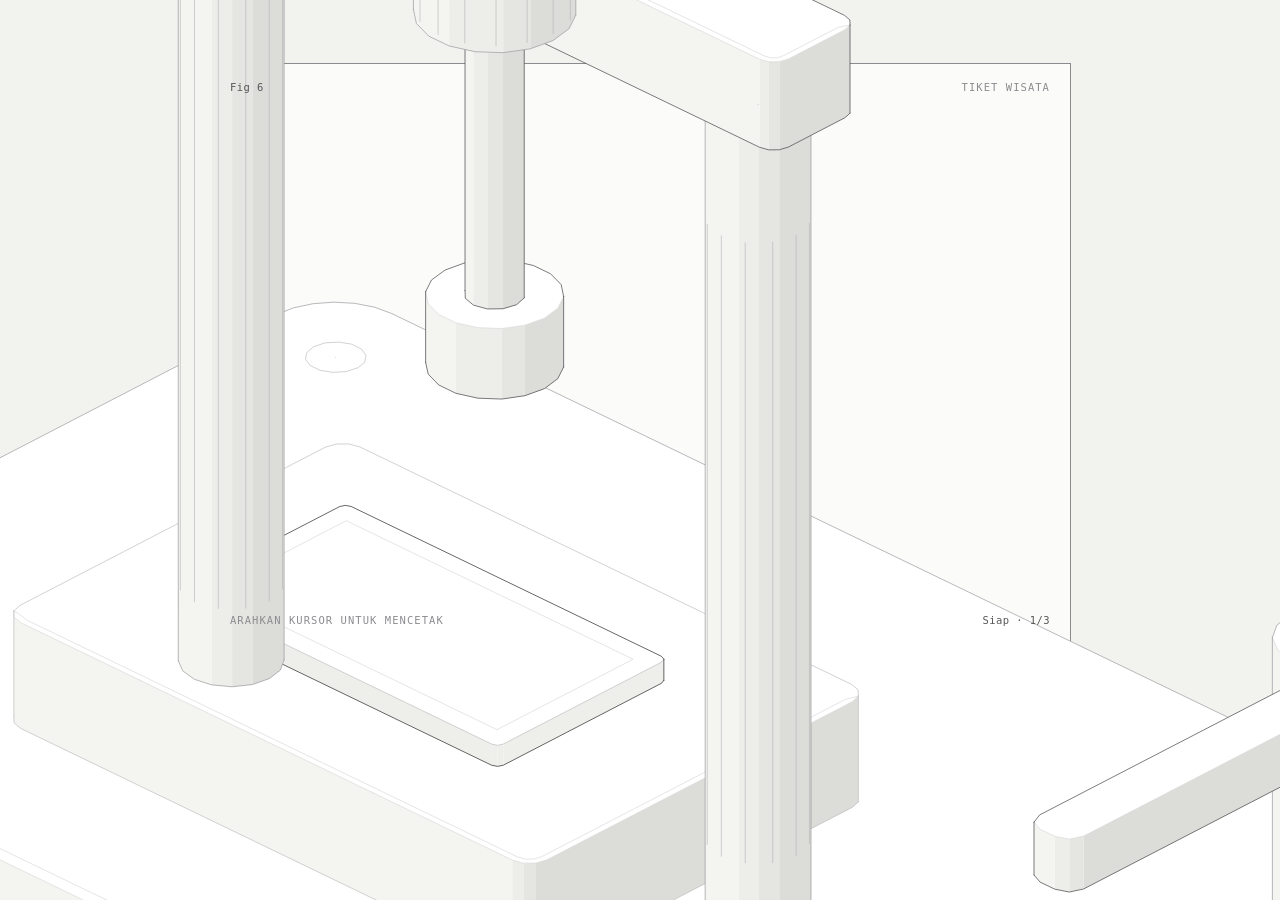
<file: docs/gambar-tiket.html>
<!doctype html><html lang="en"><head><meta charset="utf-8"><meta name="viewport" content="width=device-width, initial-scale=1"><title>Tiket wisata</title><style>
.iso{
  --anatomy-page:#0b0b0b;--anatomy-card:#131313;--anatomy-text:#a3a3a3;--anatomy-strong:#e6e6e6;--anatomy-muted:#6e6e6e;
  --anatomy-paper:#131313;--anatomy-face:#1b1b1b;--anatomy-top:#1c1c1c;
  --anatomy-shade-0:#0f0f0f;--anatomy-shade-1:#121212;--anatomy-shade-2:#151515;--anatomy-shade-3:#181818;
  --anatomy-lit-top:#262626;--anatomy-lit-shade:#1d1d1d;
  --anatomy-hi:#d4d4d4;--anatomy-mid:#6a6a6a;--anatomy-lo:#3e3e3e;--anatomy-faint:#2a2a2a;--anatomy-lit:#ffffff;
  --anatomy-halo:#050505;--anatomy-halo-opacity:.9;--anatomy-dot:#e6e6e6;
  --anatomy-red:#ff6b6b;--anatomy-green:#6be0a0;--anatomy-blue:#6b9bff;
  --anatomy-weight:.6px;--anatomy-ease:cubic-bezier(.32,.72,0,1);
  --anatomy-mono:ui-monospace,"SF Mono",Menlo,Consolas,monospace;
  --anatomy-lift:inset 0 1px 0 0 #ffffff0a,inset 0 0 0 1px #ffffff06,0 0 0 1px #00000026,0 1px 1px -.5px #00000014,0 3px 3px -1.5px #00000014,0 6px 6px -3px #00000014,0 12px 12px -6px #00000014;
}
.iso[data-theme="light"]{
  --anatomy-page:#f2f2ef;--anatomy-card:#fbfbfa;--anatomy-text:#57575a;--anatomy-strong:#18181a;--anatomy-muted:#8c8c90;
  --anatomy-paper:#fbfbfa;--anatomy-face:#ffffff;--anatomy-top:#ffffff;
  --anatomy-shade-0:#dcdcd9;--anatomy-shade-1:#e5e5e2;--anatomy-shade-2:#ededea;--anatomy-shade-3:#f4f4f1;
  --anatomy-lit-top:#ffffff;--anatomy-lit-shade:#eeeeeb;
  --anatomy-hi:#26262a;--anatomy-mid:#8a8a8f;--anatomy-lo:#b4b4b8;--anatomy-faint:#d4d4d6;--anatomy-lit:#000000;
  --anatomy-halo:#8a8a80;--anatomy-halo-opacity:.32;--anatomy-dot:#3a3a3e;
  --anatomy-red:#e5484d;--anatomy-green:#30a46c;--anatomy-blue:#3e63dd;
  --anatomy-lift:inset 0 1px 0 0 #ffffff,0 0 0 1px #0000000f,0 1px 1px -.5px #0000000a,0 3px 3px -1.5px #0000000a,0 6px 6px -3px #0000000a,0 12px 12px -6px #0000000a;
}
.iso-svg{display:block;width:100%;height:auto;overflow:visible}
.iso-svg path,.iso-svg circle{vector-effect:non-scaling-stroke}
.iso-fill{fill:var(--anatomy-paper);stroke:none}
.iso-solid[data-lit]>.iso-fill{fill:var(--anatomy-face)}
.iso-shade,.iso-top{stroke:none}
.iso-shade[data-shade="0"]{fill:var(--anatomy-shade-0)}
.iso-shade[data-shade="1"]{fill:var(--anatomy-shade-1)}
.iso-shade[data-shade="2"]{fill:var(--anatomy-shade-2)}
.iso-shade[data-shade="3"]{fill:var(--anatomy-shade-3)}
.iso-top{fill:var(--anatomy-top)}
.iso-solid[data-lit]>.iso-top{fill:var(--anatomy-lit-top)}
.iso-solid[data-lit]>.iso-shade{fill:var(--anatomy-lit-shade)}
.iso-solid[data-seamless]>.iso-shade,.iso-solid[data-seamless]>.iso-top{stroke-width:.4;stroke-linejoin:round}
.iso-solid[data-seamless]>.iso-shade[data-shade="0"]{stroke:var(--anatomy-shade-0)}
.iso-solid[data-seamless]>.iso-shade[data-shade="1"]{stroke:var(--anatomy-shade-1)}
.iso-solid[data-seamless]>.iso-shade[data-shade="2"]{stroke:var(--anatomy-shade-2)}
.iso-solid[data-seamless]>.iso-shade[data-shade="3"]{stroke:var(--anatomy-shade-3)}
.iso-solid[data-seamless]>.iso-top{stroke:var(--anatomy-top)}
.iso-solid[data-seamless][data-lit]>.iso-top{stroke:var(--anatomy-lit-top)}
.iso-solid[data-seamless][data-lit]>.iso-shade{stroke:var(--anatomy-lit-shade)}
.iso-solid[data-lit]>.iso-edge{stroke:var(--anatomy-lit)}
.iso-halo{fill:var(--anatomy-halo);stroke:none;filter:blur(9px);opacity:var(--anatomy-halo-opacity);transform:translateY(3px)}
.iso-line{fill:none;stroke:var(--anatomy-lo);stroke-width:var(--anatomy-weight);stroke-linecap:round;stroke-linejoin:round}
.iso-line[data-tone="hi"]{stroke:var(--anatomy-hi)}
.iso-line[data-tone="mid"]{stroke:var(--anatomy-mid)}
.iso-line[data-tone="lo"]{stroke:var(--anatomy-lo)}
.iso-line[data-tone="faint"]{stroke:var(--anatomy-faint)}
.iso-line[data-tone="lit"]{stroke:var(--anatomy-lit)}
.iso-line[data-tone="red"]{stroke:var(--anatomy-red)}
.iso-line[data-tone="green"]{stroke:var(--anatomy-green)}
.iso-line[data-tone="blue"]{stroke:var(--anatomy-blue)}
.iso-line[data-dotted]{stroke-dasharray:.01 3.5;stroke-width:1}
.iso-line[data-dashed]{stroke-dasharray:3 3}
.iso-line[data-flow]{stroke-dasharray:2 6}
.iso-wire-end{fill:var(--anatomy-paper);stroke:var(--anatomy-lo);stroke-width:var(--anatomy-weight)}
.iso-wire[data-tone="hi"] .iso-wire-end{stroke:var(--anatomy-hi)}
.iso-wire[data-tone="mid"] .iso-wire-end{stroke:var(--anatomy-mid)}
.iso-wire[data-tone="faint"] .iso-wire-end{stroke:var(--anatomy-faint)}
.iso-wire[data-tone="lit"] .iso-wire-end{stroke:var(--anatomy-lit)}
.iso-dots circle{fill:var(--anatomy-dot);stroke:none;opacity:.32}
.iso-dots[data-tone="hi"] circle{opacity:.85}
.iso-dots[data-tone="mid"] circle{opacity:.45}
.iso-dots[data-tone="lo"] circle{opacity:.22}
.iso-dots[data-tone="faint"] circle{opacity:.12}
.iso-face-text{fill:var(--anatomy-mid);font-family:var(--anatomy-mono);letter-spacing:.04em}
.iso-face-text[data-tone="hi"]{fill:var(--anatomy-hi)}
.iso-face-text[data-tone="lo"]{fill:var(--anatomy-lo)}
.iso-face-text[data-tone="faint"]{fill:var(--anatomy-faint)}
.tb-body{fill:var(--anatomy-shade-2);stroke:none}
.tb-shine{fill:var(--anatomy-top);stroke:none}
.tb-shade{fill:var(--anatomy-shade-0);stroke:none}
.tb-ring{fill:none;stroke:var(--anatomy-lo);stroke-width:.45;stroke-linecap:butt;stroke-linejoin:round}
.tb-ring[data-tone="mid"]{stroke:var(--anatomy-mid)}
.tb-ring[data-tone="faint"]{stroke:var(--anatomy-faint)}
.tb-ring[data-tone="hi"]{stroke:var(--anatomy-hi)}
@keyframes iso-flow{to{stroke-dashoffset:-32}}
@keyframes iso-pulse{0%,100%{opacity:.18}12%{opacity:1}40%{opacity:.18}}
.iso-line[data-flow]{animation:iso-flow 1600ms linear infinite}
.iso-dots circle[data-pulse]{animation:iso-pulse 1600ms steps(1,end) infinite;animation-delay:var(--pulse-at,0ms)}
.iso-figure{margin:32px 0 36px}
.iso-plate{position:relative;padding:52px 24px;border-radius:0;background:var(--anatomy-card);box-shadow:0 0 0 1px var(--anatomy-mid);--anatomy-paper:var(--anatomy-card)}
.iso-plate-corners{position:absolute;inset:18px 20px;pointer-events:none}
.iso-plate-corner{position:absolute;color:var(--anatomy-muted);font-family:var(--anatomy-mono);font-size:10.5px;line-height:1;letter-spacing:.04em;white-space:nowrap}
.iso-plate-corner[data-corner="fig"]{top:0;left:0;color:var(--anatomy-text)}
.iso-plate-corner[data-corner="title"]{top:0;right:0;text-transform:uppercase;letter-spacing:.1em}
.iso-plate-corner[data-corner="hint"]{bottom:0;left:0;text-transform:uppercase;letter-spacing:.1em}
.iso-plate-corner[data-corner="readout"]{right:0;bottom:0;color:var(--anatomy-text);font-variant-numeric:tabular-nums}
.iso-plate .iso-svg{margin:0 auto}
.iso-legend{display:grid;gap:8px;margin-top:12px;color:var(--anatomy-muted);font-size:13px;line-height:1.55}
.iso-keys{display:flex;flex-wrap:wrap;gap:6px 18px}
.iso-key{display:inline-flex;align-items:center;gap:7px}
.iso-swatch{width:16px;height:10px;flex:none;overflow:visible}
.iso-swatch path{fill:none;stroke:var(--anatomy-hi);stroke-width:1;vector-effect:non-scaling-stroke;stroke-linejoin:round;stroke-linecap:round}
.iso-swatch[data-mark="raised"] path,.iso-swatch[data-mark="flat"] path{stroke:var(--anatomy-mid)}
.iso-swatch[data-mark="lit"] path{stroke:var(--anatomy-lit)}
.iso-swatch[data-mark="dim"] path{stroke:var(--anatomy-lo)}
.iso-swatch[data-mark="dotted"] path{stroke-dasharray:.01 3;stroke-width:1.4}
.iso-swatch[data-mark="dashed"] path{stroke-dasharray:3 2.5}
.iso-swatch[data-mark="red"] path{stroke:var(--anatomy-red)}
.iso-swatch[data-mark="green"] path{stroke:var(--anatomy-green)}
.iso-swatch[data-mark="blue"] path{stroke:var(--anatomy-blue)}
.iso-swatch-crease{stroke:var(--anatomy-lo)!important}
@media (max-width:560px){.iso-plate{padding:48px 12px 70px}.iso-plate-corner[data-corner="hint"]{bottom:18px}}
@media (prefers-reduced-motion:reduce){.iso-line[data-flow],.iso-dots circle[data-pulse]{animation:none}}

*{box-sizing:border-box}
html{color-scheme:dark}
body[data-theme="light"]{color-scheme:light}
body{margin:0;background:var(--anatomy-page);color:var(--anatomy-text);font:14px/1.6 ui-sans-serif,system-ui,-apple-system,"Segoe UI",sans-serif;-webkit-font-smoothing:antialiased}
.iso-page{width:min(860px,100% - 32px);margin:64px auto 96px}
</style></head><body class="iso" data-theme="light"><main class="iso-page"><figure class="iso-figure"><div class="iso-plate"><div class="iso-plate-corners" aria-hidden="true"><span class="iso-plate-corner" data-corner="fig">Fig 6</span><span class="iso-plate-corner" data-corner="title">Tiket wisata</span><span class="iso-plate-corner" data-corner="hint">Arahkan kursor untuk mencetak</span><span class="iso-plate-corner" data-corner="readout" data-readout>Siap · 1/3</span></div><div class="iso-stage" tabindex="0" role="slider" aria-label="Alat cetak tiket. Tombol panah menurunkan pelubang lalu menaikkan palang." aria-valuemin="1" aria-valuemax="3" aria-valuenow="1"><svg xmlns="http://www.w3.org/2000/svg" class="iso-svg" viewBox="0 0 820 480" role="img" aria-label="A ticket press. The punch drops onto a ticket, then a barrier arm rises."><path class="iso-halo" d="M-608 661.7L-606.7 653.7L-602.3 645.9L-594.9 638.8L-584.9 632.5L43.1 307.3L55.4 302.1L69.4 298.2L84.8 295.7L100.8 294.7L116.8 295.4L132.3 297.6L146.7 301.3L159.3 306.3L1400.9 905.8L1411.3 911.9L1419.1 918.9L1424.1 926.6L1425.9 934.6L1425.9 1005.8L1424.6 1013.8L1420.2 1021.6L1412.9 1028.7L1402.9 1035L774.9 1360.2L762.6 1365.4L748.5 1369.3L733.2 1371.8L717.2 1372.7L701.1 1372.1L685.6 1369.9L671.3 1366.2L658.7 1361.2L-582.9 761.7L-593.3 755.6L-601.2 748.6L-606.1 740.9L-608 732.9Z"/><g class="iso-solid"><path class="iso-fill" d="M35.1 435.3L41.5 424.9L54 415.9L71.5 409.4L92.1 405.8L114 405.6L134.9 408.8L152.8 415.1L165.9 423.8L173 434.1L173.4 445.1L173.4 470L167 480.4L154.5 489.4L137 496L116.4 499.5L94.5 499.7L73.6 496.5L55.7 490.2L42.6 481.5L35.5 471.2L35.1 460.3Z"/><path class="iso-shade" data-shade="0" d="M154.5 489.4L137 496L137 471.1L154.5 464.5ZM173.4 470L167 480.4L167 455.5L173.4 445.1ZM167 480.4L154.5 489.4L154.5 464.5L167 455.5Z"/><path class="iso-shade" data-shade="1" d="M137 496L116.4 499.5L116.4 474.6L137 471.1ZM116.4 499.5L94.5 499.7L94.5 474.8L116.4 474.6Z"/><path class="iso-shade" data-shade="2" d="M94.5 499.7L73.6 496.5L73.6 471.6L94.5 474.8Z"/><path class="iso-shade" data-shade="3" d="M73.6 496.5L55.7 490.2L55.7 465.3L73.6 471.6ZM55.7 490.2L42.6 481.5L42.6 456.6L55.7 465.3ZM42.6 481.5L35.5 471.2L35.5 446.3L42.6 456.6ZM35.5 471.2L35.1 460.3L35.1 435.3L35.5 446.3Z"/><path class="iso-top" d="M154.5 464.5L137 471.1L116.4 474.6L94.5 474.8L73.6 471.6L55.7 465.3L42.6 456.6L35.5 446.3L35.1 435.3L41.5 424.9L54 415.9L71.5 409.4L92.1 405.8L114 405.6L134.9 408.8L152.8 415.1L165.9 423.8L173 434.1L173.4 445.1L167 455.5Z"/><path class="iso-line iso-crease" data-tone="faint" d="M173.4 445.1L167 455.5L154.5 464.5L137 471.1L116.4 474.6L94.5 474.8L73.6 471.6L55.7 465.3L42.6 456.6L35.5 446.3L35.1 435.3"/><path class="iso-line iso-edge" data-tone="lo" d="M35.1 435.3L41.5 424.9L54 415.9L71.5 409.4L92.1 405.8L114 405.6L134.9 408.8L152.8 415.1L165.9 423.8L173 434.1L173.4 445.1M173.4 470L167 480.4L154.5 489.4L137 496L116.4 499.5L94.5 499.7L73.6 496.5L55.7 490.2L42.6 481.5L35.5 471.2L35.1 460.3M35.1 435.3L35.1 460.3M173.4 445.1L173.4 470"/></g><g class="iso-solid"><path class="iso-fill" d="M55.1 356.6L59.2 348.3L68.8 341.2L82.6 336.2L99.1 333.8L116.2 334.4L131.8 337.9L144.1 343.9L151.7 351.6L153.4 360.1L153.4 441.9L149.3 450.2L139.7 457.3L125.9 462.4L109.4 464.7L92.3 464.1L76.7 460.7L64.4 454.7L56.8 447L55.1 438.5Z"/><path class="iso-shade" data-shade="0" d="M139.7 457.3L125.9 462.4L125.9 380.5L139.7 375.5ZM153.4 441.9L149.3 450.2L149.3 368.4L153.4 360.1ZM149.3 450.2L139.7 457.3L139.7 375.5L149.3 368.4Z"/><path class="iso-shade" data-shade="1" d="M125.9 462.4L109.4 464.7L109.4 382.9L125.9 380.5Z"/><path class="iso-shade" data-shade="2" d="M109.4 464.7L92.3 464.1L92.3 382.3L109.4 382.9ZM92.3 464.1L76.7 460.7L76.7 378.8L92.3 382.3Z"/><path class="iso-shade" data-shade="3" d="M76.7 460.7L64.4 454.7L64.4 372.8L76.7 378.8ZM64.4 454.7L56.8 447L56.8 365.2L64.4 372.8ZM56.8 447L55.1 438.5L55.1 356.6L56.8 365.2Z"/><path class="iso-top" d="M139.7 375.5L125.9 380.5L109.4 382.9L92.3 382.3L76.7 378.8L64.4 372.8L56.8 365.2L55.1 356.6L59.2 348.3L68.8 341.2L82.6 336.2L99.1 333.8L116.2 334.4L131.8 337.9L144.1 343.9L151.7 351.6L153.4 360.1L149.3 368.4Z"/><path class="iso-line iso-crease" data-tone="faint" d="M153.4 360.1L149.3 368.4L139.7 375.5L125.9 380.5L109.4 382.9L92.3 382.3L76.7 378.8L64.4 372.8L56.8 365.2L55.1 356.6"/><path class="iso-line iso-edge" data-tone="mid" d="M55.1 356.6L59.2 348.3L68.8 341.2L82.6 336.2L99.1 333.8L116.2 334.4L131.8 337.9L144.1 343.9L151.7 351.6L153.4 360.1M153.4 441.9L149.3 450.2L139.7 457.3L125.9 462.4L109.4 464.7L92.3 464.1L76.7 460.7L64.4 454.7L56.8 447L55.1 438.5M55.1 356.6L55.1 438.5M153.4 360.1L153.4 441.9"/></g><g class="iso-solid"><path class="iso-fill" d="M-478.8 701.4L-472.4 690.9L-459.8 682L-442.4 675.4L-421.7 671.9L-399.9 671.7L-379 674.9L-361.1 681.1L-347.9 689.9L-340.8 700.2L-340.4 711.1L-340.4 736L-346.8 746.5L-359.3 755.4L-376.8 762L-397.5 765.6L-419.3 765.8L-440.2 762.6L-458.1 756.3L-471.3 747.6L-478.4 737.2L-478.8 726.3Z"/><path class="iso-shade" data-shade="0" d="M-359.3 755.4L-376.8 762L-376.8 737.1L-359.3 730.5ZM-340.4 736L-346.8 746.5L-346.8 721.6L-340.4 711.1ZM-346.8 746.5L-359.3 755.4L-359.3 730.5L-346.8 721.6Z"/><path class="iso-shade" data-shade="1" d="M-376.8 762L-397.5 765.6L-397.5 740.7L-376.8 737.1ZM-397.5 765.6L-419.3 765.8L-419.3 740.8L-397.5 740.7Z"/><path class="iso-shade" data-shade="2" d="M-419.3 765.8L-440.2 762.6L-440.2 737.7L-419.3 740.8Z"/><path class="iso-shade" data-shade="3" d="M-440.2 762.6L-458.1 756.3L-458.1 731.4L-440.2 737.7ZM-458.1 756.3L-471.3 747.6L-471.3 722.7L-458.1 731.4ZM-471.3 747.6L-478.4 737.2L-478.4 712.3L-471.3 722.7ZM-478.4 737.2L-478.8 726.3L-478.8 701.4L-478.4 712.3Z"/><path class="iso-top" d="M-359.3 730.5L-376.8 737.1L-397.5 740.7L-419.3 740.8L-440.2 737.7L-458.1 731.4L-471.3 722.7L-478.4 712.3L-478.8 701.4L-472.4 690.9L-459.8 682L-442.4 675.4L-421.7 671.9L-399.9 671.7L-379 674.9L-361.1 681.1L-347.9 689.9L-340.8 700.2L-340.4 711.1L-346.8 721.6Z"/><path class="iso-line iso-crease" data-tone="faint" d="M-340.4 711.1L-346.8 721.6L-359.3 730.5L-376.8 737.1L-397.5 740.7L-419.3 740.8L-440.2 737.7L-458.1 731.4L-471.3 722.7L-478.4 712.3L-478.8 701.4"/><path class="iso-line iso-edge" data-tone="lo" d="M-478.8 701.4L-472.4 690.9L-459.8 682L-442.4 675.4L-421.7 671.9L-399.9 671.7L-379 674.9L-361.1 681.1L-347.9 689.9L-340.8 700.2L-340.4 711.1M-340.4 736L-346.8 746.5L-359.3 755.4L-376.8 762L-397.5 765.6L-419.3 765.8L-440.2 762.6L-458.1 756.3L-471.3 747.6L-478.4 737.2L-478.8 726.3M-478.8 701.4L-478.8 726.3M-340.4 711.1L-340.4 736"/></g><g class="iso-solid"><path class="iso-fill" d="M-458.8 622.7L-454.6 614.4L-445.1 607.3L-431.2 602.2L-414.7 599.9L-397.7 600.5L-382 604L-369.7 609.9L-362.2 617.6L-360.4 626.1L-360.4 708L-364.5 716.3L-374.1 723.4L-388 728.4L-404.4 730.8L-421.5 730.2L-437.2 726.7L-449.5 720.7L-457 713.1L-458.8 704.5Z"/><path class="iso-shade" data-shade="0" d="M-374.1 723.4L-388 728.4L-388 646.6L-374.1 641.5ZM-360.4 708L-364.5 716.3L-364.5 634.4L-360.4 626.1ZM-364.5 716.3L-374.1 723.4L-374.1 641.5L-364.5 634.4Z"/><path class="iso-shade" data-shade="1" d="M-388 728.4L-404.4 730.8L-404.4 648.9L-388 646.6Z"/><path class="iso-shade" data-shade="2" d="M-404.4 730.8L-421.5 730.2L-421.5 648.3L-404.4 648.9ZM-421.5 730.2L-437.2 726.7L-437.2 644.8L-421.5 648.3Z"/><path class="iso-shade" data-shade="3" d="M-437.2 726.7L-449.5 720.7L-449.5 638.9L-437.2 644.8ZM-449.5 720.7L-457 713.1L-457 631.2L-449.5 638.9ZM-457 713.1L-458.8 704.5L-458.8 622.7L-457 631.2Z"/><path class="iso-top" d="M-374.1 641.5L-388 646.6L-404.4 648.9L-421.5 648.3L-437.2 644.8L-449.5 638.9L-457 631.2L-458.8 622.7L-454.6 614.4L-445.1 607.3L-431.2 602.2L-414.7 599.9L-397.7 600.5L-382 604L-369.7 609.9L-362.2 617.6L-360.4 626.1L-364.5 634.4Z"/><path class="iso-line iso-crease" data-tone="faint" d="M-360.4 626.1L-364.5 634.4L-374.1 641.5L-388 646.6L-404.4 648.9L-421.5 648.3L-437.2 644.8L-449.5 638.9L-457 631.2L-458.8 622.7"/><path class="iso-line iso-edge" data-tone="mid" d="M-458.8 622.7L-454.6 614.4L-445.1 607.3L-431.2 602.2L-414.7 599.9L-397.7 600.5L-382 604L-369.7 609.9L-362.2 617.6L-360.4 626.1M-360.4 708L-364.5 716.3L-374.1 723.4L-388 728.4L-404.4 730.8L-421.5 730.2L-437.2 726.7L-449.5 720.7L-457 713.1L-458.8 704.5M-458.8 622.7L-458.8 704.5M-360.4 626.1L-360.4 708"/></g><g class="iso-solid"><path class="iso-fill" d="M1158.4 977.7L1164.8 967.3L1177.3 958.3L1194.8 951.8L1215.4 948.2L1237.3 948L1258.2 951.2L1276.1 957.5L1289.2 966.2L1296.4 976.5L1296.7 987.5L1296.7 1012.4L1290.3 1022.8L1277.8 1031.8L1260.4 1038.3L1239.7 1041.9L1217.8 1042.1L1196.9 1038.9L1179 1032.6L1165.9 1023.9L1158.8 1013.6L1158.4 1002.6Z"/><path class="iso-shade" data-shade="0" d="M1277.8 1031.8L1260.4 1038.3L1260.4 1013.4L1277.8 1006.9ZM1296.7 1012.4L1290.3 1022.8L1290.3 997.9L1296.7 987.5ZM1290.3 1022.8L1277.8 1031.8L1277.8 1006.9L1290.3 997.9Z"/><path class="iso-shade" data-shade="1" d="M1260.4 1038.3L1239.7 1041.9L1239.7 1017L1260.4 1013.4ZM1239.7 1041.9L1217.8 1042.1L1217.8 1017.2L1239.7 1017Z"/><path class="iso-shade" data-shade="2" d="M1217.8 1042.1L1196.9 1038.9L1196.9 1014L1217.8 1017.2Z"/><path class="iso-shade" data-shade="3" d="M1196.9 1038.9L1179 1032.6L1179 1007.7L1196.9 1014ZM1179 1032.6L1165.9 1023.9L1165.9 999L1179 1007.7ZM1165.9 1023.9L1158.8 1013.6L1158.8 988.7L1165.9 999ZM1158.8 1013.6L1158.4 1002.6L1158.4 977.7L1158.8 988.7Z"/><path class="iso-top" d="M1277.8 1006.9L1260.4 1013.4L1239.7 1017L1217.8 1017.2L1196.9 1014L1179 1007.7L1165.9 999L1158.8 988.7L1158.4 977.7L1164.8 967.3L1177.3 958.3L1194.8 951.8L1215.4 948.2L1237.3 948L1258.2 951.2L1276.1 957.5L1289.2 966.2L1296.4 976.5L1296.7 987.5L1290.3 997.9Z"/><path class="iso-line iso-crease" data-tone="faint" d="M1296.7 987.5L1290.3 997.9L1277.8 1006.9L1260.4 1013.4L1239.7 1017L1217.8 1017.2L1196.9 1014L1179 1007.7L1165.9 999L1158.8 988.7L1158.4 977.7"/><path class="iso-line iso-edge" data-tone="lo" d="M1158.4 977.7L1164.8 967.3L1177.3 958.3L1194.8 951.8L1215.4 948.2L1237.3 948L1258.2 951.2L1276.1 957.5L1289.2 966.2L1296.4 976.5L1296.7 987.5M1296.7 1012.4L1290.3 1022.8L1277.8 1031.8L1260.4 1038.3L1239.7 1041.9L1217.8 1042.1L1196.9 1038.9L1179 1032.6L1165.9 1023.9L1158.8 1013.6L1158.4 1002.6M1158.4 977.7L1158.4 1002.6M1296.7 987.5L1296.7 1012.4"/></g><g class="iso-solid"><path class="iso-fill" d="M1178.4 899L1182.5 890.7L1192.1 883.6L1205.9 878.6L1222.4 876.2L1239.5 876.8L1255.1 880.3L1267.5 886.2L1275 893.9L1276.8 902.5L1276.8 984.3L1272.6 992.6L1263 999.7L1249.2 1004.8L1232.7 1007.1L1215.6 1006.5L1200 1003L1187.7 997.1L1180.2 989.4L1178.4 980.9Z"/><path class="iso-shade" data-shade="0" d="M1263 999.7L1249.2 1004.8L1249.2 922.9L1263 917.9ZM1276.8 984.3L1272.6 992.6L1272.6 910.8L1276.8 902.5ZM1272.6 992.6L1263 999.7L1263 917.9L1272.6 910.8Z"/><path class="iso-shade" data-shade="1" d="M1249.2 1004.8L1232.7 1007.1L1232.7 925.3L1249.2 922.9Z"/><path class="iso-shade" data-shade="2" d="M1232.7 1007.1L1215.6 1006.5L1215.6 924.7L1232.7 925.3ZM1215.6 1006.5L1200 1003L1200 921.2L1215.6 924.7Z"/><path class="iso-shade" data-shade="3" d="M1200 1003L1187.7 997.1L1187.7 915.2L1200 921.2ZM1187.7 997.1L1180.2 989.4L1180.2 907.5L1187.7 915.2ZM1180.2 989.4L1178.4 980.9L1178.4 899L1180.2 907.5Z"/><path class="iso-top" d="M1263 917.9L1249.2 922.9L1232.7 925.3L1215.6 924.7L1200 921.2L1187.7 915.2L1180.2 907.5L1178.4 899L1182.5 890.7L1192.1 883.6L1205.9 878.6L1222.4 876.2L1239.5 876.8L1255.1 880.3L1267.5 886.2L1275 893.9L1276.8 902.5L1272.6 910.8Z"/><path class="iso-line iso-crease" data-tone="faint" d="M1276.8 902.5L1272.6 910.8L1263 917.9L1249.2 922.9L1232.7 925.3L1215.6 924.7L1200 921.2L1187.7 915.2L1180.2 907.5L1178.4 899"/><path class="iso-line iso-edge" data-tone="mid" d="M1178.4 899L1182.5 890.7L1192.1 883.6L1205.9 878.6L1222.4 876.2L1239.5 876.8L1255.1 880.3L1267.5 886.2L1275 893.9L1276.8 902.5M1276.8 984.3L1272.6 992.6L1263 999.7L1249.2 1004.8L1232.7 1007.1L1215.6 1006.5L1200 1003L1187.7 997.1L1180.2 989.4L1178.4 980.9M1178.4 899L1178.4 980.9M1276.8 902.5L1276.8 984.3"/></g><g class="iso-solid"><path class="iso-fill" d="M644.5 1243.8L650.9 1233.3L663.5 1224.4L680.9 1217.8L701.6 1214.2L723.4 1214L744.3 1217.2L762.3 1223.5L775.4 1232.2L782.5 1242.6L782.9 1253.5L782.9 1278.4L776.5 1288.9L764 1297.8L746.5 1304.4L725.9 1308L704 1308.1L683.1 1304.9L665.2 1298.7L652 1290L644.9 1279.6L644.5 1268.7Z"/><path class="iso-shade" data-shade="0" d="M764 1297.8L746.5 1304.4L746.5 1279.5L764 1272.9ZM782.9 1278.4L776.5 1288.9L776.5 1264L782.9 1253.5ZM776.5 1288.9L764 1297.8L764 1272.9L776.5 1264Z"/><path class="iso-shade" data-shade="1" d="M746.5 1304.4L725.9 1308L725.9 1283L746.5 1279.5ZM725.9 1308L704 1308.1L704 1283.2L725.9 1283Z"/><path class="iso-shade" data-shade="2" d="M704 1308.1L683.1 1304.9L683.1 1280L704 1283.2Z"/><path class="iso-shade" data-shade="3" d="M683.1 1304.9L665.2 1298.7L665.2 1273.8L683.1 1280ZM665.2 1298.7L652 1290L652 1265L665.2 1273.8ZM652 1290L644.9 1279.6L644.9 1254.7L652 1265ZM644.9 1279.6L644.5 1268.7L644.5 1243.8L644.9 1254.7Z"/><path class="iso-top" d="M764 1272.9L746.5 1279.5L725.9 1283L704 1283.2L683.1 1280L665.2 1273.8L652 1265L644.9 1254.7L644.5 1243.8L650.9 1233.3L663.5 1224.4L680.9 1217.8L701.6 1214.2L723.4 1214L744.3 1217.2L762.3 1223.5L775.4 1232.2L782.5 1242.6L782.9 1253.5L776.5 1264Z"/><path class="iso-line iso-crease" data-tone="faint" d="M782.9 1253.5L776.5 1264L764 1272.9L746.5 1279.5L725.9 1283L704 1283.2L683.1 1280L665.2 1273.8L652 1265L644.9 1254.7L644.5 1243.8"/><path class="iso-line iso-edge" data-tone="lo" d="M644.5 1243.8L650.9 1233.3L663.5 1224.4L680.9 1217.8L701.6 1214.2L723.4 1214L744.3 1217.2L762.3 1223.5L775.4 1232.2L782.5 1242.6L782.9 1253.5M782.9 1278.4L776.5 1288.9L764 1297.8L746.5 1304.4L725.9 1308L704 1308.1L683.1 1304.9L665.2 1298.7L652 1290L644.9 1279.6L644.5 1268.7M644.5 1243.8L644.5 1268.7M782.9 1253.5L782.9 1278.4"/></g><g class="iso-solid"><path class="iso-fill" d="M664.5 1165.1L668.7 1156.8L678.2 1149.7L692.1 1144.6L708.6 1142.3L725.7 1142.9L741.3 1146.3L753.6 1152.3L761.1 1160L762.9 1168.5L762.9 1250.4L758.8 1258.7L749.2 1265.8L735.3 1270.8L718.9 1273.2L701.8 1272.6L686.1 1269.1L673.8 1263.1L666.3 1255.4L664.5 1246.9Z"/><path class="iso-shade" data-shade="0" d="M749.2 1265.8L735.3 1270.8L735.3 1188.9L749.2 1183.9ZM762.9 1250.4L758.8 1258.7L758.8 1176.8L762.9 1168.5ZM758.8 1258.7L749.2 1265.8L749.2 1183.9L758.8 1176.8Z"/><path class="iso-shade" data-shade="1" d="M735.3 1270.8L718.9 1273.2L718.9 1191.3L735.3 1188.9Z"/><path class="iso-shade" data-shade="2" d="M718.9 1273.2L701.8 1272.6L701.8 1190.7L718.9 1191.3ZM701.8 1272.6L686.1 1269.1L686.1 1187.2L701.8 1190.7Z"/><path class="iso-shade" data-shade="3" d="M686.1 1269.1L673.8 1263.1L673.8 1181.3L686.1 1187.2ZM673.8 1263.1L666.3 1255.4L666.3 1173.6L673.8 1181.3ZM666.3 1255.4L664.5 1246.9L664.5 1165.1L666.3 1173.6Z"/><path class="iso-top" d="M749.2 1183.9L735.3 1188.9L718.9 1191.3L701.8 1190.7L686.1 1187.2L673.8 1181.3L666.3 1173.6L664.5 1165.1L668.7 1156.8L678.2 1149.7L692.1 1144.6L708.6 1142.3L725.7 1142.9L741.3 1146.3L753.6 1152.3L761.1 1160L762.9 1168.5L758.8 1176.8Z"/><path class="iso-line iso-crease" data-tone="faint" d="M762.9 1168.5L758.8 1176.8L749.2 1183.9L735.3 1188.9L718.9 1191.3L701.8 1190.7L686.1 1187.2L673.8 1181.3L666.3 1173.6L664.5 1165.1"/><path class="iso-line iso-edge" data-tone="mid" d="M664.5 1165.1L668.7 1156.8L678.2 1149.7L692.1 1144.6L708.6 1142.3L725.7 1142.9L741.3 1146.3L753.6 1152.3L761.1 1160L762.9 1168.5M762.9 1250.4L758.8 1258.7L749.2 1265.8L735.3 1270.8L718.9 1273.2L701.8 1272.6L686.1 1269.1L673.8 1263.1L666.3 1255.4L664.5 1246.9M664.5 1165.1L664.5 1246.9M762.9 1168.5L762.9 1250.4"/></g><g class="iso-solid"><path class="iso-fill" d="M-608 555L-605.5 544.3L-597.7 534.3L-584.9 525.7L43.1 200.5L59.9 193.8L79.6 189.6L100.8 188L122.1 189.2L142.1 193.1L159.3 199.5L1400.9 799L1414.2 807.4L1422.8 817.2L1425.9 827.8L1425.9 899L1423.5 909.7L1415.7 919.6L1402.9 928.3L774.9 1253.4L758.1 1260.1L738.4 1264.4L717.2 1266L695.9 1264.8L675.9 1260.8L658.7 1254.5L-582.9 655L-596.3 646.6L-604.8 636.7L-608 626.1Z"/><path class="iso-shade" data-shade="0" d="M1425.9 899L1423.5 909.7L1423.5 838.5L1425.9 827.8ZM1423.5 909.7L1415.7 919.6L1415.7 848.5L1423.5 838.5ZM1415.7 919.6L1402.9 928.3L1402.9 857.1L1415.7 848.5ZM1402.9 928.3L774.9 1253.4L774.9 1182.3L1402.9 857.1ZM774.9 1253.4L758.1 1260.1L758.1 1188.9L774.9 1182.3Z"/><path class="iso-shade" data-shade="1" d="M758.1 1260.1L738.4 1264.4L738.4 1193.2L758.1 1188.9ZM738.4 1264.4L717.2 1266L717.2 1194.8L738.4 1193.2Z"/><path class="iso-shade" data-shade="2" d="M717.2 1266L695.9 1264.8L695.9 1193.6L717.2 1194.8ZM695.9 1264.8L675.9 1260.8L675.9 1189.7L695.9 1193.6Z"/><path class="iso-shade" data-shade="3" d="M675.9 1260.8L658.7 1254.5L658.7 1183.3L675.9 1189.7ZM658.7 1254.5L-582.9 655L-582.9 583.8L658.7 1183.3ZM-582.9 655L-596.3 646.6L-596.3 575.4L-582.9 583.8ZM-596.3 646.6L-604.8 636.7L-604.8 565.6L-596.3 575.4ZM-604.8 636.7L-608 626.1L-608 555L-604.8 565.6Z"/><path class="iso-top" d="M1400.9 799L1414.2 807.4L1422.8 817.2L1425.9 827.8L1423.5 838.5L1415.7 848.5L1402.9 857.1L774.9 1182.3L758.1 1188.9L738.4 1193.2L717.2 1194.8L695.9 1193.6L675.9 1189.7L658.7 1183.3L-582.9 583.8L-596.3 575.4L-604.8 565.6L-608 555L-605.5 544.3L-597.7 534.3L-584.9 525.7L43.1 200.5L59.9 193.8L79.6 189.6L100.8 188L122.1 189.2L142.1 193.1L159.3 199.5Z"/><path class="iso-line iso-crease" data-tone="faint" d="M1425.9 827.8L1423.5 838.5L1415.7 848.5L1402.9 857.1L774.9 1182.3L758.1 1188.9L738.4 1193.2L717.2 1194.8L695.9 1193.6L675.9 1189.7L658.7 1183.3L-582.9 583.8L-596.3 575.4L-604.8 565.6L-608 555"/><path class="iso-line iso-bevel" data-tone="faint" d="M1425.9 827.8L1407.6 836.5L1401.3 844.5L1390.3 851.8L763.8 1176.2L749.6 1181.9L733.9 1185.3L716.9 1186.6L699.8 1185.6L683.9 1182.5L669.3 1177L-570.7 578.3L-582.2 571.2L-589 563.3L-608 555"/><path class="iso-line iso-edge" data-tone="mid" d="M-608 555L-605.5 544.3L-597.7 534.3L-584.9 525.7L43.1 200.5L59.9 193.8L79.6 189.6L100.8 188L122.1 189.2L142.1 193.1L159.3 199.5L1400.9 799L1414.2 807.4L1422.8 817.2L1425.9 827.8M1425.9 899L1423.5 909.7L1415.7 919.6L1402.9 928.3L774.9 1253.4L758.1 1260.1L738.4 1264.4L717.2 1266L695.9 1264.8L675.9 1260.8L658.7 1254.5L-582.9 655L-596.3 646.6L-604.8 636.7L-608 626.1M1425.9 827.8L1425.9 899M-608 555L-608 626.1"/></g><path class="iso-line" data-tone="lo" d="M124.9 254.3L113.4 258.1L99.8 258.9L86.8 256.8L76.9 252L72.2 245.6L73.5 238.8L80.6 232.9L92 229.1L105.6 228.3L118.7 230.4L128.5 235.2L133.3 241.6L132 248.4ZM1336.9 839.5L1325.4 843.3L1311.8 844.1L1298.8 842L1288.9 837.2L1284.2 830.8L1285.5 824L1292.5 818.1L1304 814.3L1317.6 813.5L1330.7 815.6L1340.5 820.4L1345.3 826.8L1344 833.6ZM-474.6 564.7L-486.1 568.4L-499.7 569.3L-512.7 567.2L-522.6 562.4L-527.3 556L-526 549.2L-518.9 543.3L-507.4 539.5L-493.8 538.6L-480.8 540.8L-470.9 545.6L-466.2 552L-467.5 558.8ZM737.4 1149.9L725.9 1153.6L712.3 1154.5L699.3 1152.4L689.4 1147.6L684.7 1141.2L686 1134.4L693.1 1128.5L704.6 1124.7L718.2 1123.8L731.2 1126L741 1130.8L745.8 1137.2L744.5 1144Z"/><g class="iso-dots" data-tone="mid"><circle cx="102.7" cy="243.6" r="0.4"/><circle cx="1314.7" cy="828.8" r="0.4"/><circle cx="-496.7" cy="554" r="0.4"/><circle cx="715.2" cy="1139.2" r="0.4"/></g><g class="iso-solid"><path class="iso-fill" d="M-222.3 499.8L-216.1 494.2L92.2 334.5L103.1 331.3L115.9 331.2L127.1 334.2L623.7 574L630.3 579.5L630.5 585.9L630.5 692.7L624.3 698.2L316 857.9L305 861.1L292.3 861.3L281.1 858.2L-215.5 618.4L-222.1 612.9L-222.3 606.5Z"/><path class="iso-shade" data-shade="0" d="M630.5 692.7L624.3 698.2L624.3 591.5L630.5 585.9ZM624.3 698.2L316 857.9L316 751.1L624.3 591.5ZM316 857.9L305 861.1L305 754.4L316 751.1Z"/><path class="iso-shade" data-shade="1" d="M305 861.1L292.3 861.3L292.3 754.5L305 754.4Z"/><path class="iso-shade" data-shade="2" d="M292.3 861.3L281.1 858.2L281.1 751.4L292.3 754.5Z"/><path class="iso-shade" data-shade="3" d="M281.1 858.2L-215.5 618.4L-215.5 511.6L281.1 751.4ZM-215.5 618.4L-222.1 612.9L-222.1 506.1L-215.5 511.6ZM-222.1 612.9L-222.3 606.5L-222.3 499.8L-222.1 506.1Z"/><path class="iso-top" d="M623.7 574L630.3 579.5L630.5 585.9L624.3 591.5L316 751.1L305 754.4L292.3 754.5L281.1 751.4L-215.5 511.6L-222.1 506.1L-222.3 499.8L-216.1 494.2L92.2 334.5L103.1 331.3L115.9 331.2L127.1 334.2Z"/><path class="iso-line iso-crease" data-tone="faint" d="M630.5 585.9L624.3 591.5L316 751.1L305 754.4L292.3 754.5L281.1 751.4L-215.5 511.6L-222.1 506.1L-222.3 499.8"/><path class="iso-line iso-bevel" data-tone="faint" d="M630.5 585.9L617.7 589L310.9 747.9L302.8 750.4L294.3 750.5L286 748.1L-209.1 509.1L-214.2 505L-222.3 499.8"/><path class="iso-line iso-edge" data-tone="lo" d="M-222.3 499.8L-216.1 494.2L92.2 334.5L103.1 331.3L115.9 331.2L127.1 334.2L623.7 574L630.3 579.5L630.5 585.9M630.5 692.7L624.3 698.2L316 857.9L305 861.1L292.3 861.3L281.1 858.2L-215.5 618.4L-222.1 612.9L-222.3 606.5M630.5 585.9L630.5 692.7M-222.3 499.8L-222.3 606.5"/></g><g class="iso-solid" data-lit=""><path class="iso-fill" d="M-55.5 480.1L-53.2 477.2L106.7 394.4L112.4 393.2L118.3 394.3L431.6 545.6L434.1 548.5L434.1 569.9L431.8 572.8L272 655.6L266.2 656.8L260.3 655.7L-53 504.4L-55.5 501.5Z"/><path class="iso-shade" data-shade="0" d="M434.1 569.9L431.8 572.8L431.8 551.5L434.1 548.5ZM431.8 572.8L272 655.6L272 634.2L431.8 551.5Z"/><path class="iso-shade" data-shade="1" d="M272 655.6L266.2 656.8L266.2 635.5L272 634.2Z"/><path class="iso-shade" data-shade="2" d="M266.2 656.8L260.3 655.7L260.3 634.3L266.2 635.5Z"/><path class="iso-shade" data-shade="3" d="M260.3 655.7L-53 504.4L-53 483L260.3 634.3ZM-53 504.4L-55.5 501.5L-55.5 480.1L-53 483Z"/><path class="iso-top" d="M431.6 545.6L434.1 548.5L431.8 551.5L272 634.2L266.2 635.5L260.3 634.3L-53 483L-55.5 480.1L-53.2 477.2L106.7 394.4L112.4 393.2L118.3 394.3Z"/><path class="iso-line iso-crease" data-tone="lo" d="M434.1 548.5L431.8 551.5L272 634.2L266.2 635.5L260.3 634.3L-53 483L-55.5 480.1"/><path class="iso-line iso-edge" data-tone="hi" d="M-55.5 480.1L-53.2 477.2L106.7 394.4L112.4 393.2L118.3 394.3L431.6 545.6L434.1 548.5M434.1 569.9L431.8 572.8L272 655.6L266.2 656.8L260.3 655.7L-53 504.4L-55.5 501.5M434.1 548.5L434.1 569.9M-55.5 480.1L-55.5 501.5"/></g><path class="iso-line" data-tone="faint" d="M402.7 548.8L265.6 619.7L-24.1 479.9L113 408.9Z"/><g class="iso-solid"><path class="iso-fill" d="M-56.3 -268.4L-52.5 -278.7L-41.3 -287.4L-24.1 -293.4L-3.8 -295.6L16.7 -293.7L34.3 -288.1L46.2 -279.5L50.6 -269.3L50.6 549.2L46.9 559.5L35.6 568.2L18.5 574.2L-1.9 576.4L-22.4 574.5L-39.9 568.9L-51.8 560.3L-56.3 550.1Z"/><path class="iso-shade" data-shade="0" d="M35.6 568.2L18.5 574.2L18.5 -244.4L35.6 -250.3ZM50.6 549.2L46.9 559.5L46.9 -259.1L50.6 -269.3ZM46.9 559.5L35.6 568.2L35.6 -250.3L46.9 -259.1Z"/><path class="iso-shade" data-shade="1" d="M18.5 574.2L-1.9 576.4L-1.9 -242.2L18.5 -244.4Z"/><path class="iso-shade" data-shade="2" d="M-1.9 576.4L-22.4 574.5L-22.4 -244L-1.9 -242.2Z"/><path class="iso-shade" data-shade="3" d="M-22.4 574.5L-39.9 568.9L-39.9 -249.6L-22.4 -244ZM-39.9 568.9L-51.8 560.3L-51.8 -258.2L-39.9 -249.6ZM-51.8 560.3L-56.3 550.1L-56.3 -268.4L-51.8 -258.2Z"/><path class="iso-top" d="M35.6 -250.3L18.5 -244.4L-1.9 -242.2L-22.4 -244L-39.9 -249.6L-51.8 -258.2L-56.3 -268.4L-52.5 -278.7L-41.3 -287.4L-24.1 -293.4L-3.8 -295.6L16.7 -293.7L34.3 -288.1L46.2 -279.5L50.6 -269.3L46.9 -259.1Z"/><path class="iso-line iso-crease" data-tone="faint" d="M50.6 -269.3L46.9 -259.1L35.6 -250.3L18.5 -244.4L-1.9 -242.2L-22.4 -244L-39.9 -249.6L-51.8 -258.2L-56.3 -268.4"/><path class="iso-line iso-edge" data-tone="mid" d="M-56.3 -268.4L-52.5 -278.7L-41.3 -287.4L-24.1 -293.4L-3.8 -295.6L16.7 -293.7L34.3 -288.1L46.2 -279.5L50.6 -269.3M50.6 549.2L46.9 559.5L35.6 568.2L18.5 574.2L-1.9 576.4L-22.4 574.5L-39.9 568.9L-51.8 560.3L-56.3 550.1M-56.3 -268.4L-56.3 550.1M50.6 -269.3L50.6 549.2"/></g><path class="iso-line" data-tone="lo" d="M35.6 489.9L35.6 -136.4M11.9 497.1L11.9 -129.3M-15.8 497.3L-15.8 -129.1M-39.9 490.6L-39.9 -135.8M-54.2 478.7L-54.2 -147.6M49 477.8L49 -148.5"/><g class="iso-solid"><path class="iso-fill" d="M475.8 -11.5L479.6 -21.7L490.8 -30.5L508 -36.4L528.3 -38.7L548.8 -36.8L566.4 -31.2L578.2 -22.6L582.7 -12.4L582.7 806.1L579 816.4L567.7 825.1L550.6 831.1L530.2 833.3L509.7 831.4L492.1 825.8L480.3 817.2L475.8 807.1Z"/><path class="iso-shade" data-shade="0" d="M567.7 825.1L550.6 831.1L550.6 12.5L567.7 6.6ZM582.7 806.1L579 816.4L579 -2.2L582.7 -12.4ZM579 816.4L567.7 825.1L567.7 6.6L579 -2.2Z"/><path class="iso-shade" data-shade="1" d="M550.6 831.1L530.2 833.3L530.2 14.8L550.6 12.5Z"/><path class="iso-shade" data-shade="2" d="M530.2 833.3L509.7 831.4L509.7 12.9L530.2 14.8Z"/><path class="iso-shade" data-shade="3" d="M509.7 831.4L492.1 825.8L492.1 7.3L509.7 12.9ZM492.1 825.8L480.3 817.2L480.3 -1.3L492.1 7.3ZM480.3 817.2L475.8 807.1L475.8 -11.5L480.3 -1.3Z"/><path class="iso-top" d="M567.7 6.6L550.6 12.5L530.2 14.8L509.7 12.9L492.1 7.3L480.3 -1.3L475.8 -11.5L479.6 -21.7L490.8 -30.5L508 -36.4L528.3 -38.7L548.8 -36.8L566.4 -31.2L578.2 -22.6L582.7 -12.4L579 -2.2Z"/><path class="iso-line iso-crease" data-tone="faint" d="M582.7 -12.4L579 -2.2L567.7 6.6L550.6 12.5L530.2 14.8L509.7 12.9L492.1 7.3L480.3 -1.3L475.8 -11.5"/><path class="iso-line iso-edge" data-tone="mid" d="M475.8 -11.5L479.6 -21.7L490.8 -30.5L508 -36.4L528.3 -38.7L548.8 -36.8L566.4 -31.2L578.2 -22.6L582.7 -12.4M582.7 806.1L579 816.4L567.7 825.1L550.6 831.1L530.2 833.3L509.7 831.4L492.1 825.8L480.3 817.2L475.8 807.1M475.8 -11.5L475.8 807.1M582.7 -12.4L582.7 806.1"/></g><path class="iso-line" data-tone="lo" d="M567.7 746.9L567.7 120.5M544 754L544 127.6M516.3 754.2L516.3 127.9M492.1 747.5L492.1 121.2M477.9 735.7L477.9 109.3M581.1 734.8L581.1 108.4"/><g class="iso-solid"><path class="iso-fill" d="M-95.7 -367L-90.5 -371.6L-33.4 -401.2L-24.3 -403.9L-13.7 -404L-4.4 -401.4L616.4 -101.7L621.9 -97.1L622.1 -91.8L622.1 -2.8L616.9 1.8L559.8 31.4L550.7 34.1L540.1 34.2L530.8 31.6L-90 -268.1L-95.5 -272.7L-95.7 -278Z"/><path class="iso-shade" data-shade="0" d="M622.1 -2.8L616.9 1.8L616.9 -87.2L622.1 -91.8ZM616.9 1.8L559.8 31.4L559.8 -57.6L616.9 -87.2ZM559.8 31.4L550.7 34.1L550.7 -54.9L559.8 -57.6Z"/><path class="iso-shade" data-shade="1" d="M550.7 34.1L540.1 34.2L540.1 -54.8L550.7 -54.9Z"/><path class="iso-shade" data-shade="2" d="M540.1 34.2L530.8 31.6L530.8 -57.3L540.1 -54.8Z"/><path class="iso-shade" data-shade="3" d="M530.8 31.6L-90 -268.1L-90 -357.1L530.8 -57.3ZM-90 -268.1L-95.5 -272.7L-95.5 -361.6L-90 -357.1ZM-95.5 -272.7L-95.7 -278L-95.7 -367L-95.5 -361.6Z"/><path class="iso-top" d="M616.4 -101.7L621.9 -97.1L622.1 -91.8L616.9 -87.2L559.8 -57.6L550.7 -54.9L540.1 -54.8L530.8 -57.3L-90 -357.1L-95.5 -361.6L-95.7 -367L-90.5 -371.6L-33.4 -401.2L-24.3 -403.9L-13.7 -404L-4.4 -401.4Z"/><path class="iso-line iso-crease" data-tone="faint" d="M622.1 -91.8L616.9 -87.2L559.8 -57.6L550.7 -54.9L540.1 -54.8L530.8 -57.3L-90 -357.1L-95.5 -361.6L-95.7 -367"/><path class="iso-line iso-bevel" data-tone="faint" d="M622.1 -91.8L610.3 -89.6L554.7 -60.8L548.5 -58.8L542.1 -58.7L535.7 -60.6L-83.6 -359.6L-87.6 -362.8L-95.7 -367"/><path class="iso-line iso-edge" data-tone="hi" d="M-95.7 -367L-90.5 -371.6L-33.4 -401.2L-24.3 -403.9L-13.7 -404L-4.4 -401.4L616.4 -101.7L621.9 -97.1L622.1 -91.8M622.1 -2.8L616.9 1.8L559.8 31.4L550.7 34.1L540.1 34.2L530.8 31.6L-90 -268.1L-95.5 -272.7L-95.7 -278M622.1 -91.8L622.1 -2.8M-95.7 -367L-95.7 -278"/></g><g class="iso-dots" data-tone="mid"><circle cx="-2.8" cy="-268.9" r="0.45"/><circle cx="529.3" cy="-11.9" r="0.45"/></g><g class="iso-solid"><path class="iso-fill" d="M1048.6 526.8L1053.2 514.2L1067.1 503.4L1088.2 496.1L1113.2 493.4L1138.5 495.7L1160.1 502.6L1174.7 513.2L1180.1 525.7L1180.1 917.2L1175.6 929.8L1161.7 940.6L1140.6 947.9L1115.5 950.6L1090.3 948.3L1068.7 941.4L1054.1 930.8L1048.6 918.3Z"/><path class="iso-shade" data-shade="0" d="M1161.7 940.6L1140.6 947.9L1140.6 556.4L1161.7 549.1ZM1180.1 917.2L1175.6 929.8L1175.6 538.3L1180.1 525.7ZM1175.6 929.8L1161.7 940.6L1161.7 549.1L1175.6 538.3Z"/><path class="iso-shade" data-shade="1" d="M1140.6 947.9L1115.5 950.6L1115.5 559.1L1140.6 556.4Z"/><path class="iso-shade" data-shade="2" d="M1115.5 950.6L1090.3 948.3L1090.3 556.8L1115.5 559.1Z"/><path class="iso-shade" data-shade="3" d="M1090.3 948.3L1068.7 941.4L1068.7 549.9L1090.3 556.8ZM1068.7 941.4L1054.1 930.8L1054.1 539.4L1068.7 549.9ZM1054.1 930.8L1048.6 918.3L1048.6 526.8L1054.1 539.4Z"/><path class="iso-top" d="M1161.7 549.1L1140.6 556.4L1115.5 559.1L1090.3 556.8L1068.7 549.9L1054.1 539.4L1048.6 526.8L1053.2 514.2L1067.1 503.4L1088.2 496.1L1113.2 493.4L1138.5 495.7L1160.1 502.6L1174.7 513.2L1180.1 525.7L1175.6 538.3Z"/><path class="iso-line iso-crease" data-tone="faint" d="M1180.1 525.7L1175.6 538.3L1161.7 549.1L1140.6 556.4L1115.5 559.1L1090.3 556.8L1068.7 549.9L1054.1 539.4L1048.6 526.8"/><path class="iso-line iso-edge" data-tone="mid" d="M1048.6 526.8L1053.2 514.2L1067.1 503.4L1088.2 496.1L1113.2 493.4L1138.5 495.7L1160.1 502.6L1174.7 513.2L1180.1 525.7M1180.1 917.2L1175.6 929.8L1161.7 940.6L1140.6 947.9L1115.5 950.6L1090.3 948.3L1068.7 941.4L1054.1 930.8L1048.6 918.3M1048.6 526.8L1048.6 918.3M1180.1 525.7L1180.1 917.2"/></g><g data-part="punch" transform="translate(0 -498.24)"><g class="iso-solid"><path class="iso-fill" d="M193.5 675.7L199.4 663.9L213 653.9L232.6 646.7L255.9 643.4L280.1 644.2L302.3 649.2L319.7 657.6L330.4 668.5L332.9 680.6L332.9 751.7L327 763.5L313.5 773.6L293.8 780.7L270.5 784.1L246.3 783.2L224.1 778.3L206.7 769.8L196.1 758.9L193.5 746.9Z"/><path class="iso-shade" data-shade="0" d="M313.5 773.6L293.8 780.7L293.8 709.5L313.5 702.4ZM332.9 751.7L327 763.5L327 692.3L332.9 680.6ZM327 763.5L313.5 773.6L313.5 702.4L327 692.3Z"/><path class="iso-shade" data-shade="1" d="M293.8 780.7L270.5 784.1L270.5 712.9L293.8 709.5Z"/><path class="iso-shade" data-shade="2" d="M270.5 784.1L246.3 783.2L246.3 712L270.5 712.9ZM246.3 783.2L224.1 778.3L224.1 707.1L246.3 712Z"/><path class="iso-shade" data-shade="3" d="M224.1 778.3L206.7 769.8L206.7 698.7L224.1 707.1ZM206.7 769.8L196.1 758.9L196.1 687.8L206.7 698.7ZM196.1 758.9L193.5 746.9L193.5 675.7L196.1 687.8Z"/><path class="iso-top" d="M313.5 702.4L293.8 709.5L270.5 712.9L246.3 712L224.1 707.1L206.7 698.7L196.1 687.8L193.5 675.7L199.4 663.9L213 653.9L232.6 646.7L255.9 643.4L280.1 644.2L302.3 649.2L319.7 657.6L330.4 668.5L332.9 680.6L327 692.3Z"/><path class="iso-line iso-crease" data-tone="faint" d="M332.9 680.6L327 692.3L313.5 702.4L293.8 709.5L270.5 712.9L246.3 712L224.1 707.1L206.7 698.7L196.1 687.8L193.5 675.7"/><path class="iso-line iso-edge" data-tone="hi" d="M193.5 675.7L199.4 663.9L213 653.9L232.6 646.7L255.9 643.4L280.1 644.2L302.3 649.2L319.7 657.6L330.4 668.5L332.9 680.6M332.9 751.7L327 763.5L313.5 773.6L293.8 780.7L270.5 784.1L246.3 783.2L224.1 778.3L206.7 769.8L196.1 758.9L193.5 746.9M193.5 675.7L193.5 746.9M332.9 680.6L332.9 751.7"/></g><g class="iso-solid"><path class="iso-fill" d="M233.3 389.7L241 382.7L254.7 378.6L270.7 378.5L284.6 382.3L292.8 389.2L293.1 397.2L293.1 681.9L285.4 688.8L271.7 692.9L255.8 693.1L241.8 689.2L233.6 682.4L233.3 674.4Z"/><path class="iso-shade" data-shade="0" d="M285.4 688.8L271.7 692.9L271.7 408.2L285.4 404.1ZM293.1 681.9L285.4 688.8L285.4 404.1L293.1 397.2Z"/><path class="iso-shade" data-shade="1" d="M271.7 692.9L255.8 693.1L255.8 408.4L271.7 408.2Z"/><path class="iso-shade" data-shade="2" d="M255.8 693.1L241.8 689.2L241.8 404.5L255.8 408.4Z"/><path class="iso-shade" data-shade="3" d="M241.8 689.2L233.6 682.4L233.6 397.7L241.8 404.5ZM233.6 682.4L233.3 674.4L233.3 389.7L233.6 397.7Z"/><path class="iso-top" d="M285.4 404.1L271.7 408.2L255.8 408.4L241.8 404.5L233.6 397.7L233.3 389.7L241 382.7L254.7 378.6L270.7 378.5L284.6 382.3L292.8 389.2L293.1 397.2Z"/><path class="iso-line iso-edge" data-tone="hi" d="M233.3 389.7L241 382.7L254.7 378.6L270.7 378.5L284.6 382.3L292.8 389.2L293.1 397.2M293.1 681.9L285.4 688.8L271.7 692.9L255.8 693.1L241.8 689.2L233.6 682.4L233.3 674.4M233.3 389.7L233.3 674.4M293.1 397.2L293.1 681.9"/></g><g class="iso-solid"><path class="iso-fill" d="M181.2 319.4L188.1 305.5L204.1 293.7L227.2 285.3L254.6 281.4L283.1 282.4L309.2 288.2L329.7 298.1L342.2 310.9L345.2 325.1L345.2 396.3L338.3 410.1L322.3 422L299.2 430.4L271.8 434.3L243.3 433.3L217.3 427.5L196.7 417.6L184.2 404.8L181.2 390.6Z"/><path class="iso-shade" data-shade="0" d="M322.3 422L299.2 430.4L299.2 359.2L322.3 350.8ZM345.2 396.3L338.3 410.1L338.3 339L345.2 325.1ZM338.3 410.1L322.3 422L322.3 350.8L338.3 339Z"/><path class="iso-shade" data-shade="1" d="M299.2 430.4L271.8 434.3L271.8 363.1L299.2 359.2Z"/><path class="iso-shade" data-shade="2" d="M271.8 434.3L243.3 433.3L243.3 362.1L271.8 363.1ZM243.3 433.3L217.3 427.5L217.3 356.3L243.3 362.1Z"/><path class="iso-shade" data-shade="3" d="M217.3 427.5L196.7 417.6L196.7 346.4L217.3 356.3ZM196.7 417.6L184.2 404.8L184.2 333.6L196.7 346.4ZM184.2 404.8L181.2 390.6L181.2 319.4L184.2 333.6Z"/><path class="iso-top" d="M322.3 350.8L299.2 359.2L271.8 363.1L243.3 362.1L217.3 356.3L196.7 346.4L184.2 333.6L181.2 319.4L188.1 305.5L204.1 293.7L227.2 285.3L254.6 281.4L283.1 282.4L309.2 288.2L329.7 298.1L342.2 310.9L345.2 325.1L338.3 339Z"/><path class="iso-line iso-crease" data-tone="faint" d="M345.2 325.1L338.3 339L322.3 350.8L299.2 359.2L271.8 363.1L243.3 362.1L217.3 356.3L196.7 346.4L184.2 333.6L181.2 319.4"/><path class="iso-line iso-edge" data-tone="mid" d="M181.2 319.4L188.1 305.5L204.1 293.7L227.2 285.3L254.6 281.4L283.1 282.4L309.2 288.2L329.7 298.1L342.2 310.9L345.2 325.1M345.2 396.3L338.3 410.1L322.3 422L299.2 430.4L271.8 434.3L243.3 433.3L217.3 427.5L196.7 417.6L184.2 404.8L181.2 390.6M181.2 319.4L181.2 390.6M345.2 325.1L345.2 396.3"/></g><path class="iso-line" data-tone="lo" d="M322.3 414.9L322.3 357.9M296 424L296 367.1M264.6 427.4L264.6 370.5M233.1 424.5L233.1 367.6M206.1 415.9L206.1 358.9M187.8 402.7L187.8 345.8M339.7 401.4L339.7 344.4"/></g><g data-part="arm" transform="translate(0 0)"><g class="iso-solid"><path class="iso-fill" d="M807.9 713.1L813.6 705.8L1099.1 558L1113.5 554.8L1128.2 557.7L1142.9 564.9L1149.2 572.1L1149.2 625.5L1143.4 632.8L858 780.6L843.6 783.7L828.9 780.8L814.1 773.7L807.9 766.5Z"/><path class="iso-shade" data-shade="0" d="M1149.2 625.5L1143.4 632.8L1143.4 579.4L1149.2 572.1ZM1143.4 632.8L858 780.6L858 727.2L1143.4 579.4Z"/><path class="iso-shade" data-shade="1" d="M858 780.6L843.6 783.7L843.6 730.3L858 727.2Z"/><path class="iso-shade" data-shade="2" d="M843.6 783.7L828.9 780.8L828.9 727.4L843.6 730.3Z"/><path class="iso-shade" data-shade="3" d="M828.9 780.8L814.1 773.7L814.1 720.3L828.9 727.4ZM814.1 773.7L807.9 766.5L807.9 713.1L814.1 720.3Z"/><path class="iso-top" d="M1142.9 564.9L1149.2 572.1L1143.4 579.4L858 727.2L843.6 730.3L828.9 727.4L814.1 720.3L807.9 713.1L813.6 705.8L1099.1 558L1113.5 554.8L1128.2 557.7Z"/><path class="iso-line iso-crease" data-tone="faint" d="M1149.2 572.1L1143.4 579.4L858 727.2L843.6 730.3L828.9 727.4L814.1 720.3L807.9 713.1"/><path class="iso-line iso-edge" data-tone="hi" d="M807.9 713.1L813.6 705.8L1099.1 558L1113.5 554.8L1128.2 557.7L1142.9 564.9L1149.2 572.1M1149.2 625.5L1143.4 632.8L858 780.6L843.6 783.7L828.9 780.8L814.1 773.7L807.9 766.5M1149.2 572.1L1149.2 625.5M807.9 713.1L807.9 766.5"/></g></g></svg></div></div><figcaption class="iso-legend"><span class="iso-keys"><span class="iso-key"><svg class="iso-swatch" data-mark="lit" viewBox="0 0 16 10" aria-hidden="true"><path d="M2 4.5 8 1.5 14 4.5 14 6 8 9 2 6Z"/><path class="iso-swatch-crease" d="M2 4.5 8 7.5 14 4.5"/></svg>Tiket di landasan</span><span class="iso-key"><svg class="iso-swatch" data-mark="raised" viewBox="0 0 16 10" aria-hidden="true"><path d="M2 4.5 8 1.5 14 4.5 14 6 8 9 2 6Z"/><path class="iso-swatch-crease" d="M2 4.5 8 7.5 14 4.5"/></svg>Pelubang dan palang</span></span><span class="iso-caption">Tiket diam di landasan. Pelubang turun untuk mencetak. Palang di samping naik setelah tiket tercetak.</span></figcaption></figure><p class="back-link" style="margin:1.6rem 0 0;font-size:0.85rem"><a href="index.html" style="color:inherit">Kembali ke profil</a></p><style>html.framed,html.framed body{overflow:hidden;background:#e6e6e6}html.framed .iso-page{margin:0;padding:0}html.framed .iso-figure{margin:0}html.framed .iso-legend,html.framed .back-link{display:none}</style><script>if(window.top!==window)document.documentElement.classList.add("framed")</script></main><script type="module">const AZIMUTH = 45;
const ELEVATION = 30;
const SHADES = 4;
const RADIANS = Math.PI / 180;
const UNIT = Math.sqrt(1.6);
function cameraOf({ scale, azimuth = AZIMUTH, elevation = ELEVATION }) {
    const a = azimuth * RADIANS;
    const e = elevation * RADIANS;
    return { sinA: Math.sin(a), cosA: Math.cos(a), sinE: Math.sin(e), cosE: Math.cos(e), k: scale * UNIT };
}
function iso([x, y, z], projection) {
    const { origin } = projection;
    const { sinA, cosA, sinE, cosE, k } = cameraOf(projection);
    return [origin[0] + (x * sinA - y * cosA) * k, origin[1] + ((x * cosA + y * sinA) * sinE - z * cosE) * k];
}
function towardViewer(projection) {
    const { sinA, cosA } = cameraOf(projection);
    return [cosA, sinA];
}
function depthOf([x, y, z], projection) {
    const { sinA, cosA, sinE, cosE } = cameraOf(projection);
    return (x * cosA + y * sinA) * cosE + z * sinE;
}
const tenth = (value) => {
    const text = (Math.round(value * 10) / 10).toFixed(1).replace(/\.0$/, "");
    return text === "-0" ? "0" : text;
};
function pathOf(points, closed = false) {
    if (!points.length)
        return "";
    return points.map(([x, y], at) => `${at ? "L" : "M"}${tenth(x)} ${tenth(y)}`).join("") + (closed ? "Z" : "");
}
const joinPaths = (paths) => paths.filter(Boolean).join("");
function roundedPlan({ x, y, w, d, r }, steps = 8) {
    const radius = Math.max(0, Math.min(r, w / 2, d / 2));
    const corners = [
        [x + w - radius, y + radius, -90],
        [x + w - radius, y + d - radius, 0],
        [x + radius, y + d - radius, 90],
        [x + radius, y + radius, 180],
    ];
    const out = [];
    for (const [cx, cy, start] of corners) {
        const count = radius > 0 ? steps : 0;
        for (let step = 0; step <= count; step++) {
            const angle = (start + (count ? (90 * step) / count : 45)) * RADIANS;
            out.push([cx + radius * Math.cos(angle), cy + radius * Math.sin(angle)]);
        }
    }
    return out;
}
function signedArea(points) {
    let area = 0;
    for (let index = 0; index < points.length; index++) {
        const [ax, ay] = points[index];
        const [bx, by] = points[(index + 1) % points.length];
        area += ax * by - bx * ay;
    }
    return area / 2;
}
const oriented = (points) => (signedArea(points) < 0 ? [...points].reverse() : points);
function convexHull(points) {
    const sorted = [...points].sort((a, b) => a[0] - b[0] || a[1] - b[1]);
    if (sorted.length < 3)
        return sorted;
    const cross = (o, a, b) => (a[0] - o[0]) * (b[1] - o[1]) - (a[1] - o[1]) * (b[0] - o[0]);
    const lower = [];
    for (const point of sorted) {
        while (lower.length >= 2 && cross(lower[lower.length - 2], lower[lower.length - 1], point) <= 0)
            lower.pop();
        lower.push(point);
    }
    const upper = [];
    for (let index = sorted.length - 1; index >= 0; index--) {
        const point = sorted[index];
        while (upper.length >= 2 && cross(upper[upper.length - 2], upper[upper.length - 1], point) <= 0)
            upper.pop();
        upper.push(point);
    }
    return [...lower.slice(0, -1), ...upper.slice(0, -1)];
}
function runsOf(flags, want) {
    const count = flags.length;
    const runs = [];
    const start = flags.findIndex((flag, index) => flag !== flags[(index + count - 1) % count]);
    if (start < 0)
        return flags[0] === want ? [Array.from({ length: count + 1 }, (_, index) => index % count)] : [];
    let run = null;
    for (let step = 0; step < count; step++) {
        const index = (start + step) % count;
        if (flags[index] === want) {
            if (!run)
                run = [index];
            run.push((index + 1) % count);
        }
        else if (run) {
            runs.push(run);
            run = null;
        }
    }
    if (run)
        runs.push(run);
    return runs;
}
function extrude(ring, z, height, projection, options = {}) {
    const convex = options.convex ?? true;
    const count = ring.length;
    const counter = signedArea(ring) > 0;
    const [vx, vy] = towardViewer(projection);
    const { sinA, cosA } = cameraOf(projection);
    const normals = ring.map(([ax, ay], index) => {
        const [bx, by] = ring[(index + 1) % count];
        const dx = bx - ax;
        const dy = by - ay;
        const length = Math.hypot(dx, dy) || 1;
        return (counter ? [dy / length, -dx / length] : [-dy / length, dx / length]);
    });
    const facing = normals.map(([nx, ny]) => nx * vx + ny * vy > 1e-9);
    const top = ring.map(([x, y]) => iso([x, y, z + height], projection));
    const bottom = ring.map(([x, y]) => iso([x, y, z], projection));
    const outline = [];
    const crease = [];
    for (const run of runsOf(facing, false))
        outline.push(pathOf(run.map((index) => top[index])));
    for (const run of runsOf(facing, true)) {
        crease.push(pathOf(run.map((index) => top[index])));
        if (height > 0)
            outline.push(pathOf(run.map((index) => bottom[index])));
    }
    if (height > 0) {
        for (let index = 0; index < count; index++) {
            if (facing[(index + count - 1) % count] !== facing[index])
                outline.push(pathOf([top[index], bottom[index]]));
        }
    }
    let fill;
    if (convex) {
        fill = pathOf(convexHull([...top, ...bottom]), true);
    }
    else {
        const parts = [pathOf(oriented(top), true), pathOf(oriented(bottom), true)];
        for (let index = 0; index < count; index++) {
            if (!facing[index])
                continue;
            const next = (index + 1) % count;
            parts.push(pathOf(oriented([top[index], top[next], bottom[next], bottom[index]]), true));
        }
        fill = parts.join("");
    }
    const buckets = Array.from({ length: SHADES }, () => []);
    if (height > 0) {
        const [lx, ly] = [-sinA, cosA];
        for (let index = 0; index < count; index++) {
            if (!facing[index])
                continue;
            const [nx, ny] = normals[index];
            const lit = (nx * lx + ny * ly + 1) / 2;
            const shade = Math.min(SHADES - 1, Math.max(0, Math.floor(lit * SHADES)));
            const next = (index + 1) % count;
            buckets[shade].push(pathOf(oriented([top[index], top[next], bottom[next], bottom[index]]), true));
        }
    }
    let bevel;
    if (options.bevel && options.bevel > 0) {
        const by = options.bevel;
        const inset = ring.map(([x, y], index) => {
            const [ax, ay] = normals[(index + count - 1) % count];
            const [bx, by2] = normals[index];
            const mx = ax + bx;
            const my = ay + by2;
            const length = Math.hypot(mx, my) || 1;
            return [x - (mx / length) * by, y - (my / length) * by];
        });
        const insetTop = inset.map(([x, y]) => iso([x, y, z + height], projection));
        bevel = runsOf(facing, true)
            .map((run) => pathOf([top[run[0]], ...run.slice(1, -1).map((index) => insetTop[index]), top[run[run.length - 1]]]))
            .join("");
    }
    return {
        fill,
        outline: outline.join(""),
        crease: crease.join(""),
        top: pathOf(oriented(top), true),
        shades: buckets.map((paths) => paths.join("")),
        bevel,
    };
}
const ringOf = (plan, steps = 8) => roundedPlan(plan, steps);
function slabOf(plan, z, height, projection, steps = 8, bevel = 0) {
    return extrude(ringOf(plan, steps), z, height, projection, { convex: true, bevel });
}
function circleRing(cx, cy, radius, steps = 40) {
    return Array.from({ length: steps }, (_, step) => {
        const angle = (step / steps) * Math.PI * 2;
        return [cx + radius * Math.cos(angle), cy + radius * Math.sin(angle)];
    });
}
function cylinder(cx, cy, radius, z, height, projection, steps = 32, bevel = 0) {
    return extrude(circleRing(cx, cy, radius, steps), z, height, projection, { convex: true, bevel });
}
const insetPlan = ({ x, y, w, d, r }, by) => ({ x: x + by, y: y + by, w: w - by * 2, d: d - by * 2, r: Math.max(0, r - by) });
function onTop(points, z, projection, closed = false) {
    return pathOf(points.map(([x, y]) => iso([x, y, z], projection)), closed);
}
const planOutline = (plan, z, projection, steps = 8) => onTop(ringOf(plan, steps), z, projection, true);
const lineOnTop = (from, to, z, projection) => onTop([from, to], z, projection);
const segment = (from, to, projection) => pathOf([iso(from, projection), iso(to, projection)]);
const rise = (at, from, to, projection) => segment([at[0], at[1], from], [at[0], at[1], to], projection);
const ring = (cx, cy, radius, z, projection, steps = 40) => onTop(circleRing(cx, cy, radius, steps), z, projection, true);
const pointsAt = (points, projection) => points.map((point) => iso(point, projection));
function dotGrid(x, y, columns, rows, gap, z, projection) {
    const dots = [];
    for (let row = 0; row < rows; row++) {
        for (let column = 0; column < columns; column++)
            dots.push(iso([x + column * gap, y + row * gap, z], projection));
    }
    return dots;
}
function corners({ x, y, w, d }, inset = 0) {
    return [
        [x + inset, y + inset],
        [x + w - inset, y + inset],
        [x + inset, y + d - inset],
        [x + w - inset, y + d - inset],
    ];
}
function boxCorners({ x, y, w, d }, z0, z1) {
    const out = [];
    for (const px of [x, x + w])
        for (const py of [y, y + d])
            for (const z of [z0, z1])
                out.push([px, py, z]);
    return out;
}
function knurl(cx, cy, radius, z0, z1, count, projection, inset = 0.4) {
    const [vx, vy] = towardViewer(projection);
    const lines = [];
    for (let index = 0; index < count; index++) {
        const angle = (index / count) * Math.PI * 2;
        const nx = Math.cos(angle);
        const ny = Math.sin(angle);
        if (nx * vx + ny * vy < 0.15)
            continue;
        lines.push(segment([cx + radius * nx, cy + radius * ny, z0 + inset], [cx + radius * nx, cy + radius * ny, z1 - inset], projection));
    }
    return lines.join("");
}
function sideArc(cx, cy, radius, z, projection, steps = 24) {
    const [vx, vy] = towardViewer(projection);
    const facing = Math.atan2(vy, vx);
    const points = [];
    for (let step = 0; step <= steps; step++) {
        const angle = facing - Math.PI / 2 + (step / steps) * Math.PI;
        points.push(iso([cx + radius * Math.cos(angle), cy + radius * Math.sin(angle), z], projection));
    }
    return pathOf(points);
}
function ringSeam(ring, z, projection) {
    const count = ring.length;
    const counter = signedArea(ring) > 0;
    const [vx, vy] = towardViewer(projection);
    const facing = ring.map(([ax, ay], index) => {
        const [bx, by] = ring[(index + 1) % count];
        const dx = bx - ax;
        const dy = by - ay;
        const [nx, ny] = counter ? [dy, -dx] : [-dy, dx];
        return nx * vx + ny * vy > 1e-9;
    });
    return runsOf(facing, true).map((run) => pathOf(run.map((index) => iso([ring[index][0], ring[index][1], z], projection)))).join("");
}
const sideSeam = (plan, z, projection, steps = 8) => ringSeam(ringOf(plan, steps), z, projection);
function sideRing(center, radius, axis, projection, steps = 20) {
    const [px, py, pz] = center;
    const points = [];
    for (let step = 0; step < steps; step++) {
        const angle = (step / steps) * Math.PI * 2;
        const u = radius * Math.cos(angle);
        const v = radius * Math.sin(angle);
        points.push(iso(axis === "x" ? [px, py + u, pz + v] : [px + u, py, pz + v], projection));
    }
    return pathOf(points, true);
}
function coil(from, to, center, radius, turns, axis, projection, perTurn = 16) {
    const count = Math.max(1, Math.round(turns * perTurn));
    const back = [];
    const front = [];
    let run = [];
    let near = null;
    for (let index = 0; index <= count; index++) {
        const share = index / count;
        const angle = share * turns * Math.PI * 2;
        const u = radius * Math.cos(angle);
        const v = radius * Math.sin(angle);
        const along = from + (to - from) * share;
        const point = axis === "x" ? [along, center[0] + u, center[1] + v] : [center[0] + u, along, center[1] + v];
        const normal = axis === "x" ? [0, Math.cos(angle), Math.sin(angle)] : [Math.cos(angle), 0, Math.sin(angle)];
        const facing = depthOf(normal, projection) > 0;
        const flat = iso(point, projection);
        if (near === null)
            near = facing;
        if (facing !== near) {
            run.push(flat);
            (near ? front : back).push(pathOf(run));
            run = [flat];
            near = facing;
            continue;
        }
        run.push(flat);
    }
    if (run.length > 1)
        (near ? front : back).push(pathOf(run));
    return { back: back.join(""), front: front.join("") };
}
function topTicks(from, to, step, every, edge, z, lengths, projection, axis = "x") {
    const minor = [];
    const major = [];
    const first = Math.ceil(from / step) * step;
    for (let at = first, index = Math.round(first / step); at <= to + 1e-9; at += step, index++) {
        const big = index % every === 0;
        const length = big ? lengths[1] : lengths[0];
        const a = axis === "x" ? [at, edge] : [edge, at];
        const b = axis === "x" ? [at, edge + length] : [edge + length, at];
        (big ? major : minor).push(lineOnTop(a, b, z, projection));
    }
    return { minor: minor.join(""), major: major.join("") };
}
function sideTicks(from, to, step, every, face, top, lengths, projection, axis = "x") {
    const minor = [];
    const major = [];
    const first = Math.ceil(from / step) * step;
    for (let at = first, index = Math.round(first / step); at <= to + 1e-9; at += step, index++) {
        const big = index % every === 0;
        const length = big ? lengths[1] : lengths[0];
        const a = axis === "x" ? [at, face, top] : [face, at, top];
        const b = axis === "x" ? [at, face, top - length] : [face, at, top - length];
        (big ? major : minor).push(segment(a, b, projection));
    }
    return { minor: minor.join(""), major: major.join("") };
}
function radialTicks(cx, cy, radius, count, every, z, lengths, projection, from = 0, span = Math.PI * 2) {
    const minor = [];
    const major = [];
    const closed = Math.abs(span - Math.PI * 2) < 1e-9;
    const steps = closed ? count : count + 1;
    for (let index = 0; index < steps; index++) {
        const angle = from + (index / count) * span;
        const big = index % every === 0;
        const inner = radius - (big ? lengths[1] : lengths[0]);
        const sx = Math.sin(angle);
        const sy = -Math.cos(angle);
        (big ? major : minor).push(lineOnTop([cx + sx * inner, cy + sy * inner], [cx + sx * radius, cy + sy * radius], z, projection));
    }
    return { minor: minor.join(""), major: major.join("") };
}
const haloOf = (plan, z, height, projection) => slabOf(plan, z, height, projection).fill;
function axisVector(projection, [dx, dy, dz]) {
    const origin = iso([0, 0, 0], projection);
    const moved = iso([dx, dy, dz], projection);
    return [moved[0] - origin[0], moved[1] - origin[1]];
}
const fine = (value) => Math.round(value * 100) / 100;
function translateAlong(projection, by) {
    const [x, y] = axisVector(projection, by);
    return `translate(${fine(x)} ${fine(y)})`;
}
const thousandth = (value) => Math.round(value * 1000) / 1000;
function axesAt(at, z, projection) {
    const origin = iso([at[0], at[1], z], projection);
    const along = (point) => {
        const [px, py] = iso(point, projection);
        return [px - origin[0], py - origin[1]];
    };
    return { origin, x: along([at[0] + 1, at[1], z]), y: along([at[0], at[1] + 1, z]), z: along([at[0], at[1], z + 1]) };
}
const matrixOf = (u, v, origin) => `matrix(${thousandth(u[0])} ${thousandth(u[1])} ${thousandth(v[0])} ${thousandth(v[1])} ${thousandth(origin[0])} ${thousandth(origin[1])})`;
function holdStill(element, [dx, dy]) {
    const text = dx || dy ? `translate(${-dx} ${-dy})` : "";
    element.querySelectorAll("[data-hold]").forEach((node) => (text ? node.setAttribute("transform", text) : node.removeAttribute("transform")));
}
function topMatrix(at, z, projection, along = "x") {
    const { origin, x, y } = axesAt(at, z, projection);
    return along === "x" ? matrixOf(x, y, origin) : matrixOf([-y[0], -y[1]], x, origin);
}
function sideMatrix(at, z, projection, face) {
    const { origin, x, y, z: up } = axesAt(at, z, projection);
    const down = [-up[0], -up[1]];
    return face === "left" ? matrixOf(x, down, origin) : matrixOf([-y[0], -y[1]], down, origin);
}
function screenRise(height, projection) {
    const { cosE, k } = cameraOf(projection);
    return height * cosE * k;
}
function fitProjection(points, width, height, { pad = 24, headroom = 0, azimuth = AZIMUTH, elevation = ELEVATION } = {}) {
    const unit = { origin: [0, 0], scale: 1, azimuth, elevation };
    const flat = points.map((point) => iso(point, unit));
    const xs = flat.map(([x]) => x);
    const ys = flat.map(([, y]) => y);
    const left = Math.min(...xs);
    const right = Math.max(...xs);
    const up = Math.min(...ys);
    const down = Math.max(...ys);
    const scale = Math.min((width - pad * 2) / (right - left), (height - pad * 2 - headroom) / (down - up));
    return {
        origin: [width / 2 - ((left + right) / 2) * scale, headroom + (height - headroom) / 2 - ((up + down) / 2) * scale],
        scale,
        azimuth,
        elevation,
    };
}
const escape = (text) => text.replace(/&/g, "&amp;").replace(/</g, "&lt;").replace(/>/g, "&gt;").replace(/"/g, "&quot;");
const attrs = (pairs) => Object.entries(pairs)
    .filter(([, value]) => value !== undefined && value !== false)
    .map(([key, value]) => ` ${key}="${escape(String(value))}"`)
    .join("");
function solidSvg(paths, { tone = "hi", crease = "faint", halo = false, lit = false, flat = false, className, inner = "" } = {}) {
    const parts = [];
    if (halo)
        parts.push(`<path class="iso-halo" d="${paths.fill}"/>`);
    parts.push(`<path class="iso-fill" d="${paths.fill}"/>`);
    if (!flat) {
        paths.shades.forEach((d, shade) => {
            if (d)
                parts.push(`<path class="iso-shade" data-shade="${shade}" d="${d}"/>`);
        });
        parts.push(`<path class="iso-top" d="${paths.top}"/>`);
    }
    if (crease !== "none" && paths.crease)
        parts.push(`<path class="iso-line iso-crease" data-tone="${crease}" d="${paths.crease}"/>`);
    if (crease !== "none" && paths.bevel)
        parts.push(`<path class="iso-line iso-bevel" data-tone="${crease}" d="${paths.bevel}"/>`);
    if (inner)
        parts.push(inner);
    parts.push(`<path class="iso-line iso-edge" data-tone="${tone}" d="${paths.outline}"/>`);
    return `<g${attrs({ class: className ? `iso-solid ${className}` : "iso-solid", "data-lit": lit ? "" : undefined, "data-seamless": paths.seamless ? "" : undefined })}>${parts.join("")}</g>`;
}
function lineSvg(d, { tone = "lo", dotted = false, dashed = false, flow = false, className, free } = {}) {
    if (!d)
        return "";
    return `<path${attrs({
        class: className ? `iso-line ${className}` : "iso-line",
        "data-tone": tone,
        "data-free": free === true ? "" : free || undefined,
        "data-dotted": dotted ? "" : undefined,
        "data-dashed": dashed ? "" : undefined,
        "data-flow": flow ? "" : undefined,
        d,
    })}/>`;
}
function dotsSvg(points, { size = 0.5, tone = "mid", pulse = false } = {}) {
    const dots = points
        .map(([x, y, alpha], index) => `<circle cx="${tenth(x)}" cy="${tenth(y)}" r="${size}"${alpha !== undefined && alpha < 1 ? ` fill-opacity="${Math.max(0, alpha).toFixed(2)}"` : ""}${pulse ? ` data-pulse="" style="--pulse-at:${(index * 137) % 1600}ms"` : ""}/>`)
        .join("");
    return `<g class="iso-dots" data-tone="${tone}">${dots}</g>`;
}
function fadedSvg(list, style = {}) {
    const groups = new Map();
    for (const entry of list) {
        const [d, alpha] = Array.isArray(entry) ? entry : [entry.d, entry.alpha];
        if (!d || !(alpha > 0.02))
            continue;
        const level = Math.min(1, Math.round(alpha * 20) / 20);
        groups.set(level, (groups.get(level) ?? "") + d);
    }
    return [...groups].map(([alpha, d]) => (alpha >= 1 ? lineSvg(d, style) : `<g opacity="${alpha.toFixed(2)}">${lineSvg(d, style)}</g>`)).join("");
}
function fadeLineSvg(points, { fade = [0, 0], tone = "lo", className, stops = 6 } = {}) {
    if (points.length < 2)
        return "";
    const ease = (t) => t * t * (3 - 2 * t);
    const hashOf = (text) => {
        let hash = 2166136261;
        for (let index = 0; index < text.length; index++)
            hash = Math.imul(hash ^ text.charCodeAt(index), 16777619);
        return (hash >>> 0).toString(36);
    };
    const lengths = [0];
    for (let index = 1; index < points.length; index++)
        lengths.push(lengths[index - 1] + Math.hypot(points[index][0] - points[index - 1][0], points[index][1] - points[index - 1][1]));
    const at = (length) => {
        let index = 1;
        while (index < points.length - 1 && lengths[index] < length)
            index++;
        const span = lengths[index] - lengths[index - 1] || 1;
        const t = Math.max(0, Math.min(1, (length - lengths[index - 1]) / span));
        return [points[index - 1][0] + (points[index][0] - points[index - 1][0]) * t, points[index - 1][1] + (points[index][1] - points[index - 1][1]) * t];
    };
    const pieceOf = (from, to) => [at(from), ...points.filter((_, index) => lengths[index] > from + 1e-6 && lengths[index] < to - 1e-6), at(to)];
    const total = lengths[lengths.length - 1];
    if (total < 1e-6)
        return "";
    let [start, end] = Array.isArray(fade) ? fade : [fade, fade];
    if (start + end > total) {
        const share = total / (start + end);
        start *= share;
        end *= share;
    }
    const paint = `var(--anatomy-${tone})`;
    const ramp = (piece, rising) => {
        const d = pathOf(piece);
        const [x1, y1] = piece[0];
        const [x2, y2] = piece[piece.length - 1];
        const id = `iso-fade-${hashOf(`${d}|${tone}|${rising}`)}`;
        const marks = Array.from({ length: stops + 1 }, (_, index) => {
            const t = index / stops;
            const alpha = ease(rising ? t : 1 - t);
            return `<stop offset="${t.toFixed(3)}" stop-opacity="${alpha.toFixed(3)}" style="stop-color:${paint}"/>`;
        }).join("");
        const gradient = `<linearGradient id="${id}" gradientUnits="userSpaceOnUse" x1="${tenth(x1)}" y1="${tenth(y1)}" x2="${tenth(x2)}" y2="${tenth(y2)}">${marks}</linearGradient>`;
        return `<defs>${gradient}</defs><path${attrs({ class: className ? `iso-line ${className}` : "iso-line", "data-tone": tone, "data-free": rising ? "start" : "end", d, style: `stroke:url(#${id})` })}/>`;
    };
    const parts = [];
    if (start > 0.05)
        parts.push(ramp(pieceOf(0, start), true));
    if (total - end - start > 0.05)
        parts.push(lineSvg(pathOf(pieceOf(start, total - end)), { tone, className }));
    if (end > 0.05)
        parts.push(ramp(pieceOf(total - end, total), false));
    return `<g class="iso-fade">${parts.join("")}</g>`;
}
function wireSvg(from, to, { via = [], tone = "lo", dotted = false, dashed = false, flow = false, ends = "both", size = 1.2 } = {}) {
    const d = pathOf([from, ...via, to]);
    const end = ([x, y]) => `<circle class="iso-wire-end" cx="${tenth(x)}" cy="${tenth(y)}" r="${size}"/>`;
    return `<g class="iso-wire" data-tone="${tone}">${lineSvg(d, { tone, dotted, dashed, flow })}${ends === "both" || ends === "from" ? end(from) : ""}${ends === "both" || ends === "to" ? end(to) : ""}</g>`;
}
function faceTextSvg(transform, text, { size = 3, tone = "mid", anchor = "start" } = {}) {
    return `<text class="iso-face-text" data-tone="${tone}" transform="${transform}" font-size="${size}" text-anchor="${anchor}">${escape(text)}</text>`;
}
function groupSvg(children, extra = {}) {
    return `<g${attrs(extra)}>${Array.isArray(children) ? children.join("") : children}</g>`;
}
function figureSvg({ width, height, label, body, standalone = false, className }) {
    const style = standalone ? `<style>${ISO_CSS}</style>` : "";
    return `<svg${attrs({
        xmlns: "http://www.w3.org/2000/svg",
        class: `iso-svg${standalone ? " iso" : ""}${className ? ` ${className}` : ""}`,
        "data-theme": standalone || undefined,
        viewBox: `0 0 ${width} ${height}`,
        role: "img",
        "aria-label": label,
    })}>${style}${Array.isArray(body) ? body.join("") : body}</svg>`;
}
function swatchSvg(mark) {
    if (mark === "raised" || mark === "flat" || mark === "lit") {
        const body = mark === "flat" ? "M2 6.5 8 3.5 14 6.5 8 9.5Z" : "M2 4.5 8 1.5 14 4.5 14 6 8 9 2 6Z";
        const crease = mark === "flat" ? "" : `<path class="iso-swatch-crease" d="M2 4.5 8 7.5 14 4.5"/>`;
        return `<svg class="iso-swatch" data-mark="${mark}" viewBox="0 0 16 10" aria-hidden="true"><path d="${body}"/>${crease}</svg>`;
    }
    return `<svg class="iso-swatch" data-mark="${mark}" viewBox="0 0 16 10" aria-hidden="true"><path d="M1.5 5h13"/></svg>`;
}
function plateHtml({ fig, title, hint, readout = "", keys = [], caption, body }) {
    const corner = (name, text, extra = "") => `<span class="iso-plate-corner" data-corner="${name}"${extra}>${escape(text)}</span>`;
    const legend = keys.length || caption
        ? `<figcaption class="iso-legend">${keys.length ? `<span class="iso-keys">${keys.map((key) => `<span class="iso-key">${swatchSvg(key.mark)}${escape(key.label)}</span>`).join("")}</span>` : ""}${caption ? `<span class="iso-caption">${escape(caption)}</span>` : ""}</figcaption>`
        : "";
    return `<figure class="iso-figure"><div class="iso-plate"><div class="iso-plate-corners" aria-hidden="true">${corner("fig", fig)}${title ? corner("title", title) : ""}${hint ? corner("hint", hint) : ""}${corner("readout", readout, " data-readout")}</div>${body}</div>${legend}</figure>`;
}
function pageHtml({ title, theme = "dark", body, script = "", width = 650 }) {
    return `<!doctype html><html lang="en"><head><meta charset="utf-8"><meta name="viewport" content="width=device-width, initial-scale=1"><title>${escape(title)}</title><style>${ISO_CSS}${PAGE_CSS.replace("__WIDTH__", String(width))}</style></head><body class="iso" data-theme="${theme}"><main class="iso-page">${body}</main>${script ? `<script type="module">${script.replace(/<\/(script)/gi, "<\\/$1")}<\/script>` : ""}</body></html>`;
}
const PAGE_CSS = `
*{box-sizing:border-box}
html{color-scheme:dark}
body[data-theme="light"]{color-scheme:light}
body{margin:0;background:var(--anatomy-page);color:var(--anatomy-text);font:14px/1.6 ui-sans-serif,system-ui,-apple-system,"Segoe UI",sans-serif;-webkit-font-smoothing:antialiased}
.iso-page{width:min(__WIDTH__px,100% - 32px);margin:64px auto 96px}
`;
const ISO_CSS = `
.iso{
  --anatomy-page:#0b0b0b;--anatomy-card:#131313;--anatomy-text:#a3a3a3;--anatomy-strong:#e6e6e6;--anatomy-muted:#6e6e6e;
  --anatomy-paper:#131313;--anatomy-face:#1b1b1b;--anatomy-top:#1c1c1c;
  --anatomy-shade-0:#0f0f0f;--anatomy-shade-1:#121212;--anatomy-shade-2:#151515;--anatomy-shade-3:#181818;
  --anatomy-lit-top:#262626;--anatomy-lit-shade:#1d1d1d;
  --anatomy-hi:#d4d4d4;--anatomy-mid:#6a6a6a;--anatomy-lo:#3e3e3e;--anatomy-faint:#2a2a2a;--anatomy-lit:#ffffff;
  --anatomy-halo:#050505;--anatomy-halo-opacity:.9;--anatomy-dot:#e6e6e6;
  --anatomy-red:#ff6b6b;--anatomy-green:#6be0a0;--anatomy-blue:#6b9bff;
  --anatomy-weight:.6px;--anatomy-ease:cubic-bezier(.32,.72,0,1);
  --anatomy-mono:ui-monospace,"SF Mono",Menlo,Consolas,monospace;
  --anatomy-lift:inset 0 1px 0 0 #ffffff0a,inset 0 0 0 1px #ffffff06,0 0 0 1px #00000026,0 1px 1px -.5px #00000014,0 3px 3px -1.5px #00000014,0 6px 6px -3px #00000014,0 12px 12px -6px #00000014;
}
.iso[data-theme="light"]{
  --anatomy-page:#f2f2ef;--anatomy-card:#fbfbfa;--anatomy-text:#57575a;--anatomy-strong:#18181a;--anatomy-muted:#8c8c90;
  --anatomy-paper:#fbfbfa;--anatomy-face:#ffffff;--anatomy-top:#ffffff;
  --anatomy-shade-0:#dcdcd9;--anatomy-shade-1:#e5e5e2;--anatomy-shade-2:#ededea;--anatomy-shade-3:#f4f4f1;
  --anatomy-lit-top:#ffffff;--anatomy-lit-shade:#eeeeeb;
  --anatomy-hi:#26262a;--anatomy-mid:#8a8a8f;--anatomy-lo:#b4b4b8;--anatomy-faint:#d4d4d6;--anatomy-lit:#000000;
  --anatomy-halo:#8a8a80;--anatomy-halo-opacity:.32;--anatomy-dot:#3a3a3e;
  --anatomy-red:#e5484d;--anatomy-green:#30a46c;--anatomy-blue:#3e63dd;
  --anatomy-lift:inset 0 1px 0 0 #ffffff,0 0 0 1px #0000000f,0 1px 1px -.5px #0000000a,0 3px 3px -1.5px #0000000a,0 6px 6px -3px #0000000a,0 12px 12px -6px #0000000a;
}
.iso-svg{display:block;width:100%;height:auto;overflow:visible}
.iso-svg path,.iso-svg circle{vector-effect:non-scaling-stroke}
.iso-fill{fill:var(--anatomy-paper);stroke:none}
.iso-solid[data-lit]>.iso-fill{fill:var(--anatomy-face)}
.iso-shade,.iso-top{stroke:none}
.iso-shade[data-shade="0"]{fill:var(--anatomy-shade-0)}
.iso-shade[data-shade="1"]{fill:var(--anatomy-shade-1)}
.iso-shade[data-shade="2"]{fill:var(--anatomy-shade-2)}
.iso-shade[data-shade="3"]{fill:var(--anatomy-shade-3)}
.iso-top{fill:var(--anatomy-top)}
.iso-solid[data-lit]>.iso-top{fill:var(--anatomy-lit-top)}
.iso-solid[data-lit]>.iso-shade{fill:var(--anatomy-lit-shade)}
.iso-solid[data-seamless]>.iso-shade,.iso-solid[data-seamless]>.iso-top{stroke-width:.4;stroke-linejoin:round}
.iso-solid[data-seamless]>.iso-shade[data-shade="0"]{stroke:var(--anatomy-shade-0)}
.iso-solid[data-seamless]>.iso-shade[data-shade="1"]{stroke:var(--anatomy-shade-1)}
.iso-solid[data-seamless]>.iso-shade[data-shade="2"]{stroke:var(--anatomy-shade-2)}
.iso-solid[data-seamless]>.iso-shade[data-shade="3"]{stroke:var(--anatomy-shade-3)}
.iso-solid[data-seamless]>.iso-top{stroke:var(--anatomy-top)}
.iso-solid[data-seamless][data-lit]>.iso-top{stroke:var(--anatomy-lit-top)}
.iso-solid[data-seamless][data-lit]>.iso-shade{stroke:var(--anatomy-lit-shade)}
.iso-solid[data-lit]>.iso-edge{stroke:var(--anatomy-lit)}
.iso-halo{fill:var(--anatomy-halo);stroke:none;filter:blur(9px);opacity:var(--anatomy-halo-opacity);transform:translateY(3px)}
.iso-line{fill:none;stroke:var(--anatomy-lo);stroke-width:var(--anatomy-weight);stroke-linecap:round;stroke-linejoin:round}
.iso-line[data-tone="hi"]{stroke:var(--anatomy-hi)}
.iso-line[data-tone="mid"]{stroke:var(--anatomy-mid)}
.iso-line[data-tone="lo"]{stroke:var(--anatomy-lo)}
.iso-line[data-tone="faint"]{stroke:var(--anatomy-faint)}
.iso-line[data-tone="lit"]{stroke:var(--anatomy-lit)}
.iso-line[data-tone="red"]{stroke:var(--anatomy-red)}
.iso-line[data-tone="green"]{stroke:var(--anatomy-green)}
.iso-line[data-tone="blue"]{stroke:var(--anatomy-blue)}
.iso-line[data-dotted]{stroke-dasharray:.01 3.5;stroke-width:1}
.iso-line[data-dashed]{stroke-dasharray:3 3}
.iso-line[data-flow]{stroke-dasharray:2 6}
.iso-wire-end{fill:var(--anatomy-paper);stroke:var(--anatomy-lo);stroke-width:var(--anatomy-weight)}
.iso-wire[data-tone="hi"] .iso-wire-end{stroke:var(--anatomy-hi)}
.iso-wire[data-tone="mid"] .iso-wire-end{stroke:var(--anatomy-mid)}
.iso-wire[data-tone="faint"] .iso-wire-end{stroke:var(--anatomy-faint)}
.iso-wire[data-tone="lit"] .iso-wire-end{stroke:var(--anatomy-lit)}
.iso-dots circle{fill:var(--anatomy-dot);stroke:none;opacity:.32}
.iso-dots[data-tone="hi"] circle{opacity:.85}
.iso-dots[data-tone="mid"] circle{opacity:.45}
.iso-dots[data-tone="lo"] circle{opacity:.22}
.iso-dots[data-tone="faint"] circle{opacity:.12}
.iso-face-text{fill:var(--anatomy-mid);font-family:var(--anatomy-mono);letter-spacing:.04em}
.iso-face-text[data-tone="hi"]{fill:var(--anatomy-hi)}
.iso-face-text[data-tone="lo"]{fill:var(--anatomy-lo)}
.iso-face-text[data-tone="faint"]{fill:var(--anatomy-faint)}
.tb-body{fill:var(--anatomy-shade-2);stroke:none}
.tb-shine{fill:var(--anatomy-top);stroke:none}
.tb-shade{fill:var(--anatomy-shade-0);stroke:none}
.tb-ring{fill:none;stroke:var(--anatomy-lo);stroke-width:.45;stroke-linecap:butt;stroke-linejoin:round}
.tb-ring[data-tone="mid"]{stroke:var(--anatomy-mid)}
.tb-ring[data-tone="faint"]{stroke:var(--anatomy-faint)}
.tb-ring[data-tone="hi"]{stroke:var(--anatomy-hi)}
@keyframes iso-flow{to{stroke-dashoffset:-32}}
@keyframes iso-pulse{0%,100%{opacity:.18}12%{opacity:1}40%{opacity:.18}}
.iso-line[data-flow]{animation:iso-flow 1600ms linear infinite}
.iso-dots circle[data-pulse]{animation:iso-pulse 1600ms steps(1,end) infinite;animation-delay:var(--pulse-at,0ms)}
.iso-figure{margin:32px 0 36px}
.iso-plate{position:relative;padding:52px 24px;border-radius:0;background:var(--anatomy-card);box-shadow:0 0 0 1px var(--anatomy-mid);--anatomy-paper:var(--anatomy-card)}
.iso-plate-corners{position:absolute;inset:18px 20px;pointer-events:none}
.iso-plate-corner{position:absolute;color:var(--anatomy-muted);font-family:var(--anatomy-mono);font-size:10.5px;line-height:1;letter-spacing:.04em;white-space:nowrap}
.iso-plate-corner[data-corner="fig"]{top:0;left:0;color:var(--anatomy-text)}
.iso-plate-corner[data-corner="title"]{top:0;right:0;text-transform:uppercase;letter-spacing:.1em}
.iso-plate-corner[data-corner="hint"]{bottom:0;left:0;text-transform:uppercase;letter-spacing:.1em}
.iso-plate-corner[data-corner="readout"]{right:0;bottom:0;color:var(--anatomy-text);font-variant-numeric:tabular-nums}
.iso-plate .iso-svg{margin:0 auto}
.iso-legend{display:grid;gap:8px;margin-top:12px;color:var(--anatomy-muted);font-size:13px;line-height:1.55}
.iso-keys{display:flex;flex-wrap:wrap;gap:6px 18px}
.iso-key{display:inline-flex;align-items:center;gap:7px}
.iso-swatch{width:16px;height:10px;flex:none;overflow:visible}
.iso-swatch path{fill:none;stroke:var(--anatomy-hi);stroke-width:1;vector-effect:non-scaling-stroke;stroke-linejoin:round;stroke-linecap:round}
.iso-swatch[data-mark="raised"] path,.iso-swatch[data-mark="flat"] path{stroke:var(--anatomy-mid)}
.iso-swatch[data-mark="lit"] path{stroke:var(--anatomy-lit)}
.iso-swatch[data-mark="dim"] path{stroke:var(--anatomy-lo)}
.iso-swatch[data-mark="dotted"] path{stroke-dasharray:.01 3;stroke-width:1.4}
.iso-swatch[data-mark="dashed"] path{stroke-dasharray:3 2.5}
.iso-swatch[data-mark="red"] path{stroke:var(--anatomy-red)}
.iso-swatch[data-mark="green"] path{stroke:var(--anatomy-green)}
.iso-swatch[data-mark="blue"] path{stroke:var(--anatomy-blue)}
.iso-swatch-crease{stroke:var(--anatomy-lo)!important}
@media (max-width:560px){.iso-plate{padding:48px 12px 70px}.iso-plate-corner[data-corner="hint"]{bottom:18px}}
@media (prefers-reduced-motion:reduce){.iso-line[data-flow],.iso-dots circle[data-pulse]{animation:none}}
`;

const NAMES = ["Siap","Cetak","Palang"];
const LAST = NAMES.length - 1;
const stage = document.querySelector(".iso-stage");
const svg = stage.querySelector("svg");
const readout = document.querySelector("[data-readout]");
const still = matchMedia("(prefers-reduced-motion: reduce)");
const clamp = (v, a, b) => Math.min(b, Math.max(a, v));
let t = 0, target = 0, frame = 0, last = 0, clock = 0;
let touring = !still.matches, visible = false, idleTimer = 0;

const P = {"origin":[408.9857345731421,762.5709990975552],"scale":16.243937833387786,"azimuth":46,"elevation":30};
const punch = svg.querySelector('[data-part="punch"]');
const arm = svg.querySelector('[data-part="arm"]');
function pose(t) {
  const drop = Math.max(0, Math.min(1, t)) * 16;
  const rise = Math.max(0, t - 1) * 14;
  punch.setAttribute("transform", translateAlong(P, [0, 0, 28 - drop]));
  arm.setAttribute("transform", translateAlong(P, [0, 0, rise]));
}

function draw() {
  pose(t);
  const index = clamp(Math.round(t), 0, LAST);
  const text = NAMES[index] + " · " + (index + 1) + "/" + NAMES.length;
  if (readout.textContent !== text) readout.textContent = text;
  stage.setAttribute("aria-valuenow", String(index + 1));
  stage.setAttribute("aria-valuetext", text);
}
function tick(now) {
  const dt = last ? Math.min((now - last) / 1000, 1 / 30) : 1 / 60;
  last = now;
  if (touring) { clock += dt; target = Math.floor(clock / 2.3) % NAMES.length; }
  t = still.matches ? target : t + (target - t) * (1 - Math.exp(-dt / 0.34));
  if (Math.abs(target - t) < 0.02) t = target;
  draw();
  frame = visible && (touring || t !== target) ? requestAnimationFrame(tick) : 0;
}
const run = () => { if (!frame && visible) { last = 0; frame = requestAnimationFrame(tick); } };
const steer = (next) => {
  touring = false;
  target = clamp(next, 0, LAST);
  clearTimeout(idleTimer);
  idleTimer = setTimeout(() => { touring = !still.matches; clock = 0; run(); }, 4200);
  run();
};
new IntersectionObserver((entries) => { visible = entries[entries.length - 1].isIntersecting; if (visible) run(); }, { rootMargin: "120px 0px" }).observe(stage);
stage.addEventListener("pointermove", (event) => {
  const box = svg.getBoundingClientRect();
  steer(clamp((event.clientX - box.left) / box.width, 0, 1) * LAST);
});
stage.addEventListener("pointerleave", () => steer(target));
stage.addEventListener("keydown", (event) => {
  const here = clamp(Math.round(target), 0, LAST);
  let to = null;
  if (event.key === "ArrowRight" || event.key === "ArrowUp") to = Math.min(LAST, here + 1);
  if (event.key === "ArrowLeft" || event.key === "ArrowDown") to = Math.max(0, here - 1);
  if (event.key === "Home") to = 0;
  if (event.key === "End") to = LAST;
  if (to === null) return;
  event.preventDefault();
  steer(to);
});
draw();
</script></body></html>
</file>
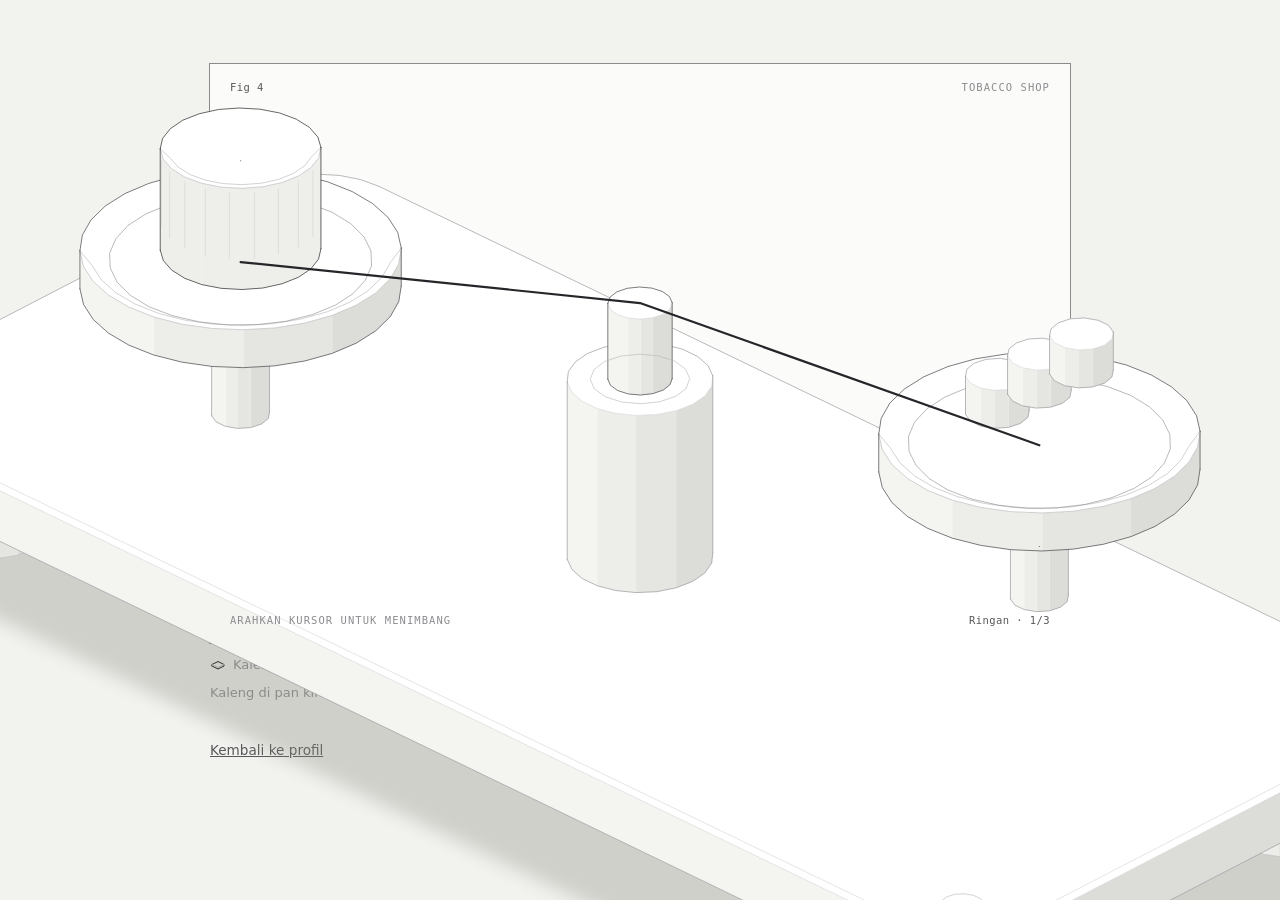
<file: docs/gambar-tobacco.html>
<!doctype html><html lang="en"><head><meta charset="utf-8"><meta name="viewport" content="width=device-width, initial-scale=1"><title>Tobacco shop</title><style>
.iso{
  --anatomy-page:#0b0b0b;--anatomy-card:#131313;--anatomy-text:#a3a3a3;--anatomy-strong:#e6e6e6;--anatomy-muted:#6e6e6e;
  --anatomy-paper:#131313;--anatomy-face:#1b1b1b;--anatomy-top:#1c1c1c;
  --anatomy-shade-0:#0f0f0f;--anatomy-shade-1:#121212;--anatomy-shade-2:#151515;--anatomy-shade-3:#181818;
  --anatomy-lit-top:#262626;--anatomy-lit-shade:#1d1d1d;
  --anatomy-hi:#d4d4d4;--anatomy-mid:#6a6a6a;--anatomy-lo:#3e3e3e;--anatomy-faint:#2a2a2a;--anatomy-lit:#ffffff;
  --anatomy-halo:#050505;--anatomy-halo-opacity:.9;--anatomy-dot:#e6e6e6;
  --anatomy-red:#ff6b6b;--anatomy-green:#6be0a0;--anatomy-blue:#6b9bff;
  --anatomy-weight:.6px;--anatomy-ease:cubic-bezier(.32,.72,0,1);
  --anatomy-mono:ui-monospace,"SF Mono",Menlo,Consolas,monospace;
  --anatomy-lift:inset 0 1px 0 0 #ffffff0a,inset 0 0 0 1px #ffffff06,0 0 0 1px #00000026,0 1px 1px -.5px #00000014,0 3px 3px -1.5px #00000014,0 6px 6px -3px #00000014,0 12px 12px -6px #00000014;
}
.iso[data-theme="light"]{
  --anatomy-page:#f2f2ef;--anatomy-card:#fbfbfa;--anatomy-text:#57575a;--anatomy-strong:#18181a;--anatomy-muted:#8c8c90;
  --anatomy-paper:#fbfbfa;--anatomy-face:#ffffff;--anatomy-top:#ffffff;
  --anatomy-shade-0:#dcdcd9;--anatomy-shade-1:#e5e5e2;--anatomy-shade-2:#ededea;--anatomy-shade-3:#f4f4f1;
  --anatomy-lit-top:#ffffff;--anatomy-lit-shade:#eeeeeb;
  --anatomy-hi:#26262a;--anatomy-mid:#8a8a8f;--anatomy-lo:#b4b4b8;--anatomy-faint:#d4d4d6;--anatomy-lit:#000000;
  --anatomy-halo:#8a8a80;--anatomy-halo-opacity:.32;--anatomy-dot:#3a3a3e;
  --anatomy-red:#e5484d;--anatomy-green:#30a46c;--anatomy-blue:#3e63dd;
  --anatomy-lift:inset 0 1px 0 0 #ffffff,0 0 0 1px #0000000f,0 1px 1px -.5px #0000000a,0 3px 3px -1.5px #0000000a,0 6px 6px -3px #0000000a,0 12px 12px -6px #0000000a;
}
.iso-svg{display:block;width:100%;height:auto;overflow:visible}
.iso-svg path,.iso-svg circle{vector-effect:non-scaling-stroke}
.iso-fill{fill:var(--anatomy-paper);stroke:none}
.iso-solid[data-lit]>.iso-fill{fill:var(--anatomy-face)}
.iso-shade,.iso-top{stroke:none}
.iso-shade[data-shade="0"]{fill:var(--anatomy-shade-0)}
.iso-shade[data-shade="1"]{fill:var(--anatomy-shade-1)}
.iso-shade[data-shade="2"]{fill:var(--anatomy-shade-2)}
.iso-shade[data-shade="3"]{fill:var(--anatomy-shade-3)}
.iso-top{fill:var(--anatomy-top)}
.iso-solid[data-lit]>.iso-top{fill:var(--anatomy-lit-top)}
.iso-solid[data-lit]>.iso-shade{fill:var(--anatomy-lit-shade)}
.iso-solid[data-seamless]>.iso-shade,.iso-solid[data-seamless]>.iso-top{stroke-width:.4;stroke-linejoin:round}
.iso-solid[data-seamless]>.iso-shade[data-shade="0"]{stroke:var(--anatomy-shade-0)}
.iso-solid[data-seamless]>.iso-shade[data-shade="1"]{stroke:var(--anatomy-shade-1)}
.iso-solid[data-seamless]>.iso-shade[data-shade="2"]{stroke:var(--anatomy-shade-2)}
.iso-solid[data-seamless]>.iso-shade[data-shade="3"]{stroke:var(--anatomy-shade-3)}
.iso-solid[data-seamless]>.iso-top{stroke:var(--anatomy-top)}
.iso-solid[data-seamless][data-lit]>.iso-top{stroke:var(--anatomy-lit-top)}
.iso-solid[data-seamless][data-lit]>.iso-shade{stroke:var(--anatomy-lit-shade)}
.iso-solid[data-lit]>.iso-edge{stroke:var(--anatomy-lit)}
.iso-halo{fill:var(--anatomy-halo);stroke:none;filter:blur(9px);opacity:var(--anatomy-halo-opacity);transform:translateY(3px)}
.iso-line{fill:none;stroke:var(--anatomy-lo);stroke-width:var(--anatomy-weight);stroke-linecap:round;stroke-linejoin:round}
.iso-line[data-tone="hi"]{stroke:var(--anatomy-hi)}
.iso-line[data-tone="mid"]{stroke:var(--anatomy-mid)}
.iso-line[data-tone="lo"]{stroke:var(--anatomy-lo)}
.iso-line[data-tone="faint"]{stroke:var(--anatomy-faint)}
.iso-line[data-tone="lit"]{stroke:var(--anatomy-lit)}
.iso-line[data-tone="red"]{stroke:var(--anatomy-red)}
.iso-line[data-tone="green"]{stroke:var(--anatomy-green)}
.iso-line[data-tone="blue"]{stroke:var(--anatomy-blue)}
.iso-line[data-dotted]{stroke-dasharray:.01 3.5;stroke-width:1}
.iso-line[data-dashed]{stroke-dasharray:3 3}
.iso-line[data-flow]{stroke-dasharray:2 6}
.iso-wire-end{fill:var(--anatomy-paper);stroke:var(--anatomy-lo);stroke-width:var(--anatomy-weight)}
.iso-wire[data-tone="hi"] .iso-wire-end{stroke:var(--anatomy-hi)}
.iso-wire[data-tone="mid"] .iso-wire-end{stroke:var(--anatomy-mid)}
.iso-wire[data-tone="faint"] .iso-wire-end{stroke:var(--anatomy-faint)}
.iso-wire[data-tone="lit"] .iso-wire-end{stroke:var(--anatomy-lit)}
.iso-dots circle{fill:var(--anatomy-dot);stroke:none;opacity:.32}
.iso-dots[data-tone="hi"] circle{opacity:.85}
.iso-dots[data-tone="mid"] circle{opacity:.45}
.iso-dots[data-tone="lo"] circle{opacity:.22}
.iso-dots[data-tone="faint"] circle{opacity:.12}
.iso-face-text{fill:var(--anatomy-mid);font-family:var(--anatomy-mono);letter-spacing:.04em}
.iso-face-text[data-tone="hi"]{fill:var(--anatomy-hi)}
.iso-face-text[data-tone="lo"]{fill:var(--anatomy-lo)}
.iso-face-text[data-tone="faint"]{fill:var(--anatomy-faint)}
.tb-body{fill:var(--anatomy-shade-2);stroke:none}
.tb-shine{fill:var(--anatomy-top);stroke:none}
.tb-shade{fill:var(--anatomy-shade-0);stroke:none}
.tb-ring{fill:none;stroke:var(--anatomy-lo);stroke-width:.45;stroke-linecap:butt;stroke-linejoin:round}
.tb-ring[data-tone="mid"]{stroke:var(--anatomy-mid)}
.tb-ring[data-tone="faint"]{stroke:var(--anatomy-faint)}
.tb-ring[data-tone="hi"]{stroke:var(--anatomy-hi)}
@keyframes iso-flow{to{stroke-dashoffset:-32}}
@keyframes iso-pulse{0%,100%{opacity:.18}12%{opacity:1}40%{opacity:.18}}
.iso-line[data-flow]{animation:iso-flow 1600ms linear infinite}
.iso-dots circle[data-pulse]{animation:iso-pulse 1600ms steps(1,end) infinite;animation-delay:var(--pulse-at,0ms)}
.iso-figure{margin:32px 0 36px}
.iso-plate{position:relative;padding:52px 24px;border-radius:0;background:var(--anatomy-card);box-shadow:0 0 0 1px var(--anatomy-mid);--anatomy-paper:var(--anatomy-card)}
.iso-plate-corners{position:absolute;inset:18px 20px;pointer-events:none}
.iso-plate-corner{position:absolute;color:var(--anatomy-muted);font-family:var(--anatomy-mono);font-size:10.5px;line-height:1;letter-spacing:.04em;white-space:nowrap}
.iso-plate-corner[data-corner="fig"]{top:0;left:0;color:var(--anatomy-text)}
.iso-plate-corner[data-corner="title"]{top:0;right:0;text-transform:uppercase;letter-spacing:.1em}
.iso-plate-corner[data-corner="hint"]{bottom:0;left:0;text-transform:uppercase;letter-spacing:.1em}
.iso-plate-corner[data-corner="readout"]{right:0;bottom:0;color:var(--anatomy-text);font-variant-numeric:tabular-nums}
.iso-plate .iso-svg{margin:0 auto}
.iso-legend{display:grid;gap:8px;margin-top:12px;color:var(--anatomy-muted);font-size:13px;line-height:1.55}
.iso-keys{display:flex;flex-wrap:wrap;gap:6px 18px}
.iso-key{display:inline-flex;align-items:center;gap:7px}
.iso-swatch{width:16px;height:10px;flex:none;overflow:visible}
.iso-swatch path{fill:none;stroke:var(--anatomy-hi);stroke-width:1;vector-effect:non-scaling-stroke;stroke-linejoin:round;stroke-linecap:round}
.iso-swatch[data-mark="raised"] path,.iso-swatch[data-mark="flat"] path{stroke:var(--anatomy-mid)}
.iso-swatch[data-mark="lit"] path{stroke:var(--anatomy-lit)}
.iso-swatch[data-mark="dim"] path{stroke:var(--anatomy-lo)}
.iso-swatch[data-mark="dotted"] path{stroke-dasharray:.01 3;stroke-width:1.4}
.iso-swatch[data-mark="dashed"] path{stroke-dasharray:3 2.5}
.iso-swatch[data-mark="red"] path{stroke:var(--anatomy-red)}
.iso-swatch[data-mark="green"] path{stroke:var(--anatomy-green)}
.iso-swatch[data-mark="blue"] path{stroke:var(--anatomy-blue)}
.iso-swatch-crease{stroke:var(--anatomy-lo)!important}
@media (max-width:560px){.iso-plate{padding:48px 12px 70px}.iso-plate-corner[data-corner="hint"]{bottom:18px}}
@media (prefers-reduced-motion:reduce){.iso-line[data-flow],.iso-dots circle[data-pulse]{animation:none}}

*{box-sizing:border-box}
html{color-scheme:dark}
body[data-theme="light"]{color-scheme:light}
body{margin:0;background:var(--anatomy-page);color:var(--anatomy-text);font:14px/1.6 ui-sans-serif,system-ui,-apple-system,"Segoe UI",sans-serif;-webkit-font-smoothing:antialiased}
.iso-page{width:min(860px,100% - 32px);margin:64px auto 96px}
</style></head><body class="iso" data-theme="light"><main class="iso-page"><figure class="iso-figure"><div class="iso-plate"><div class="iso-plate-corners" aria-hidden="true"><span class="iso-plate-corner" data-corner="fig">Fig 4</span><span class="iso-plate-corner" data-corner="title">Tobacco shop</span><span class="iso-plate-corner" data-corner="hint">Arahkan kursor untuk menimbang</span><span class="iso-plate-corner" data-corner="readout" data-readout>Ringan · 1/3</span></div><div class="iso-stage" tabindex="0" role="slider" aria-label="Timbangan toko. Tombol panah mengubah beban." aria-valuemin="1" aria-valuemax="3" aria-valuenow="1"><svg xmlns="http://www.w3.org/2000/svg" class="iso-svg" viewBox="0 0 820 480" role="img" aria-label="A shop balance. A tin on the left pan and weights on the right. The beam tips as the load changes."><path class="iso-halo" d="M-372.5 371.4L-371.1 362.8L-366.4 354.4L-358.5 346.7L-347.7 339.9L21.3 148.8L34.5 143.2L49.7 139L66.2 136.3L83.5 135.3L100.8 136L117.5 138.4L132.9 142.4L146.5 147.8L1165.5 639.8L1176.7 646.4L1185.2 654L1190.5 662.2L1192.5 670.8L1192.5 722L1191.1 730.6L1186.4 738.9L1178.5 746.7L1167.7 753.5L798.7 944.5L785.5 950.2L770.3 954.4L753.8 957L736.5 958L719.2 957.3L702.5 955L687.1 951L673.5 945.6L-345.5 453.6L-356.7 447L-365.2 439.4L-370.5 431.2L-372.5 422.5Z"/><g class="iso-solid"><path class="iso-fill" d="M36.1 230.2L40.6 222.7L49.7 216.3L62.2 211.5L77 209L92.7 208.8L107.7 211.1L120.6 215.6L130 221.9L135.1 229.3L135.4 237.2L135.4 255.1L130.8 262.6L121.8 269L109.3 273.7L94.5 276.3L78.8 276.4L63.7 274.1L50.9 269.6L41.4 263.4L36.3 255.9L36.1 248.1Z"/><path class="iso-shade" data-shade="0" d="M121.8 269L109.3 273.7L109.3 255.8L121.8 251.1ZM135.4 255.1L130.8 262.6L130.8 244.7L135.4 237.2ZM130.8 262.6L121.8 269L121.8 251.1L130.8 244.7Z"/><path class="iso-shade" data-shade="1" d="M109.3 273.7L94.5 276.3L94.5 258.4L109.3 255.8ZM94.5 276.3L78.8 276.4L78.8 258.5L94.5 258.4Z"/><path class="iso-shade" data-shade="2" d="M78.8 276.4L63.7 274.1L63.7 256.2L78.8 258.5Z"/><path class="iso-shade" data-shade="3" d="M63.7 274.1L50.9 269.6L50.9 251.7L63.7 256.2ZM50.9 269.6L41.4 263.4L41.4 245.5L50.9 251.7ZM41.4 263.4L36.3 255.9L36.3 238L41.4 245.5ZM36.3 255.9L36.1 248.1L36.1 230.2L36.3 238Z"/><path class="iso-top" d="M121.8 251.1L109.3 255.8L94.5 258.4L78.8 258.5L63.7 256.2L50.9 251.7L41.4 245.5L36.3 238L36.1 230.2L40.6 222.7L49.7 216.3L62.2 211.5L77 209L92.7 208.8L107.7 211.1L120.6 215.6L130 221.9L135.1 229.3L135.4 237.2L130.8 244.7Z"/><path class="iso-line iso-crease" data-tone="faint" d="M135.4 237.2L130.8 244.7L121.8 251.1L109.3 255.8L94.5 258.4L78.8 258.5L63.7 256.2L50.9 251.7L41.4 245.5L36.3 238L36.1 230.2"/><path class="iso-line iso-edge" data-tone="lo" d="M36.1 230.2L40.6 222.7L49.7 216.3L62.2 211.5L77 209L92.7 208.8L107.7 211.1L120.6 215.6L130 221.9L135.1 229.3L135.4 237.2M135.4 255.1L130.8 262.6L121.8 269L109.3 273.7L94.5 276.3L78.8 276.4L63.7 274.1L50.9 269.6L41.4 263.4L36.3 255.9L36.1 248.1M36.1 230.2L36.1 248.1M135.4 237.2L135.4 255.1"/></g><g class="iso-solid"><path class="iso-fill" d="M50.4 173.7L53.4 167.7L60.3 162.6L70.2 159L82 157.3L94.3 157.7L105.5 160.2L114.4 164.5L119.8 170L121.1 176.1L121.1 234.9L118.1 240.9L111.2 246L101.3 249.6L89.4 251.3L77.2 250.9L65.9 248.4L57.1 244.1L51.7 238.6L50.4 232.5Z"/><path class="iso-shade" data-shade="0" d="M111.2 246L101.3 249.6L101.3 190.8L111.2 187.2ZM121.1 234.9L118.1 240.9L118.1 182.1L121.1 176.1ZM118.1 240.9L111.2 246L111.2 187.2L118.1 182.1Z"/><path class="iso-shade" data-shade="1" d="M101.3 249.6L89.4 251.3L89.4 192.5L101.3 190.8Z"/><path class="iso-shade" data-shade="2" d="M89.4 251.3L77.2 250.9L77.2 192.1L89.4 192.5ZM77.2 250.9L65.9 248.4L65.9 189.6L77.2 192.1Z"/><path class="iso-shade" data-shade="3" d="M65.9 248.4L57.1 244.1L57.1 185.3L65.9 189.6ZM57.1 244.1L51.7 238.6L51.7 179.8L57.1 185.3ZM51.7 238.6L50.4 232.5L50.4 173.7L51.7 179.8Z"/><path class="iso-top" d="M111.2 187.2L101.3 190.8L89.4 192.5L77.2 192.1L65.9 189.6L57.1 185.3L51.7 179.8L50.4 173.7L53.4 167.7L60.3 162.6L70.2 159L82 157.3L94.3 157.7L105.5 160.2L114.4 164.5L119.8 170L121.1 176.1L118.1 182.1Z"/><path class="iso-line iso-crease" data-tone="faint" d="M121.1 176.1L118.1 182.1L111.2 187.2L101.3 190.8L89.4 192.5L77.2 192.1L65.9 189.6L57.1 185.3L51.7 179.8L50.4 173.7"/><path class="iso-line iso-edge" data-tone="mid" d="M50.4 173.7L53.4 167.7L60.3 162.6L70.2 159L82 157.3L94.3 157.7L105.5 160.2L114.4 164.5L119.8 170L121.1 176.1M121.1 234.9L118.1 240.9L111.2 246L101.3 249.6L89.4 251.3L77.2 250.9L65.9 248.4L57.1 244.1L51.7 238.6L50.4 232.5M50.4 173.7L50.4 232.5M121.1 176.1L121.1 234.9"/></g><g class="iso-solid"><path class="iso-fill" d="M-291.9 400L-287.4 392.5L-278.4 386.1L-265.8 381.4L-251 378.8L-235.3 378.7L-220.3 381L-207.4 385.5L-198 391.7L-192.9 399.2L-192.6 407L-192.6 424.9L-197.2 432.4L-206.2 438.8L-218.7 443.6L-233.6 446.1L-249.2 446.3L-264.3 444L-277.1 439.5L-286.6 433.2L-291.7 425.8L-291.9 417.9Z"/><path class="iso-shade" data-shade="0" d="M-206.2 438.8L-218.7 443.6L-218.7 425.7L-206.2 420.9ZM-192.6 424.9L-197.2 432.4L-197.2 414.5L-192.6 407ZM-197.2 432.4L-206.2 438.8L-206.2 420.9L-197.2 414.5Z"/><path class="iso-shade" data-shade="1" d="M-218.7 443.6L-233.6 446.1L-233.6 428.2L-218.7 425.7ZM-233.6 446.1L-249.2 446.3L-249.2 428.4L-233.6 428.2Z"/><path class="iso-shade" data-shade="2" d="M-249.2 446.3L-264.3 444L-264.3 426.1L-249.2 428.4Z"/><path class="iso-shade" data-shade="3" d="M-264.3 444L-277.1 439.5L-277.1 421.6L-264.3 426.1ZM-277.1 439.5L-286.6 433.2L-286.6 415.3L-277.1 421.6ZM-286.6 433.2L-291.7 425.8L-291.7 407.9L-286.6 415.3ZM-291.7 425.8L-291.9 417.9L-291.9 400L-291.7 407.9Z"/><path class="iso-top" d="M-206.2 420.9L-218.7 425.7L-233.6 428.2L-249.2 428.4L-264.3 426.1L-277.1 421.6L-286.6 415.3L-291.7 407.9L-291.9 400L-287.4 392.5L-278.4 386.1L-265.8 381.4L-251 378.8L-235.3 378.7L-220.3 381L-207.4 385.5L-198 391.7L-192.9 399.2L-192.6 407L-197.2 414.5Z"/><path class="iso-line iso-crease" data-tone="faint" d="M-192.6 407L-197.2 414.5L-206.2 420.9L-218.7 425.7L-233.6 428.2L-249.2 428.4L-264.3 426.1L-277.1 421.6L-286.6 415.3L-291.7 407.9L-291.9 400"/><path class="iso-line iso-edge" data-tone="lo" d="M-291.9 400L-287.4 392.5L-278.4 386.1L-265.8 381.4L-251 378.8L-235.3 378.7L-220.3 381L-207.4 385.5L-198 391.7L-192.9 399.2L-192.6 407M-192.6 424.9L-197.2 432.4L-206.2 438.8L-218.7 443.6L-233.6 446.1L-249.2 446.3L-264.3 444L-277.1 439.5L-286.6 433.2L-291.7 425.8L-291.9 417.9M-291.9 400L-291.9 417.9M-192.6 407L-192.6 424.9"/></g><g class="iso-solid"><path class="iso-fill" d="M-277.6 343.5L-274.6 337.5L-267.7 332.4L-257.8 328.8L-246 327.1L-233.7 327.6L-222.5 330.1L-213.6 334.3L-208.2 339.9L-206.9 346L-206.9 404.8L-209.9 410.7L-216.8 415.8L-226.7 419.4L-238.6 421.1L-250.8 420.7L-262.1 418.2L-270.9 413.9L-276.3 408.4L-277.6 402.3Z"/><path class="iso-shade" data-shade="0" d="M-216.8 415.8L-226.7 419.4L-226.7 360.7L-216.8 357ZM-206.9 404.8L-209.9 410.7L-209.9 351.9L-206.9 346ZM-209.9 410.7L-216.8 415.8L-216.8 357L-209.9 351.9Z"/><path class="iso-shade" data-shade="1" d="M-226.7 419.4L-238.6 421.1L-238.6 362.3L-226.7 360.7Z"/><path class="iso-shade" data-shade="2" d="M-238.6 421.1L-250.8 420.7L-250.8 361.9L-238.6 362.3ZM-250.8 420.7L-262.1 418.2L-262.1 359.4L-250.8 361.9Z"/><path class="iso-shade" data-shade="3" d="M-262.1 418.2L-270.9 413.9L-270.9 355.1L-262.1 359.4ZM-270.9 413.9L-276.3 408.4L-276.3 349.6L-270.9 355.1ZM-276.3 408.4L-277.6 402.3L-277.6 343.5L-276.3 349.6Z"/><path class="iso-top" d="M-216.8 357L-226.7 360.7L-238.6 362.3L-250.8 361.9L-262.1 359.4L-270.9 355.1L-276.3 349.6L-277.6 343.5L-274.6 337.5L-267.7 332.4L-257.8 328.8L-246 327.1L-233.7 327.6L-222.5 330.1L-213.6 334.3L-208.2 339.9L-206.9 346L-209.9 351.9Z"/><path class="iso-line iso-crease" data-tone="faint" d="M-206.9 346L-209.9 351.9L-216.8 357L-226.7 360.7L-238.6 362.3L-250.8 361.9L-262.1 359.4L-270.9 355.1L-276.3 349.6L-277.6 343.5"/><path class="iso-line iso-edge" data-tone="mid" d="M-277.6 343.5L-274.6 337.5L-267.7 332.4L-257.8 328.8L-246 327.1L-233.7 327.6L-222.5 330.1L-213.6 334.3L-208.2 339.9L-206.9 346M-206.9 404.8L-209.9 410.7L-216.8 415.8L-226.7 419.4L-238.6 421.1L-250.8 420.7L-262.1 418.2L-270.9 413.9L-276.3 408.4L-277.6 402.3M-277.6 343.5L-277.6 402.3M-206.9 346L-206.9 404.8"/></g><g class="iso-solid"><path class="iso-fill" d="M1012.6 701.7L1017.2 694.2L1026.2 687.8L1038.7 683.1L1053.6 680.5L1069.2 680.4L1084.3 682.7L1097.1 687.2L1106.6 693.4L1111.7 700.8L1111.9 708.7L1111.9 726.6L1107.4 734.1L1098.4 740.5L1085.8 745.2L1071 747.8L1055.3 747.9L1040.3 745.6L1027.4 741.1L1018 734.9L1012.9 727.4L1012.6 719.6Z"/><path class="iso-shade" data-shade="0" d="M1098.4 740.5L1085.8 745.2L1085.8 727.3L1098.4 722.6ZM1111.9 726.6L1107.4 734.1L1107.4 716.2L1111.9 708.7ZM1107.4 734.1L1098.4 740.5L1098.4 722.6L1107.4 716.2Z"/><path class="iso-shade" data-shade="1" d="M1085.8 745.2L1071 747.8L1071 729.9L1085.8 727.3ZM1071 747.8L1055.3 747.9L1055.3 730L1071 729.9Z"/><path class="iso-shade" data-shade="2" d="M1055.3 747.9L1040.3 745.6L1040.3 727.7L1055.3 730Z"/><path class="iso-shade" data-shade="3" d="M1040.3 745.6L1027.4 741.1L1027.4 723.2L1040.3 727.7ZM1027.4 741.1L1018 734.9L1018 717L1027.4 723.2ZM1018 734.9L1012.9 727.4L1012.9 709.6L1018 717ZM1012.9 727.4L1012.6 719.6L1012.6 701.7L1012.9 709.6Z"/><path class="iso-top" d="M1098.4 722.6L1085.8 727.3L1071 729.9L1055.3 730L1040.3 727.7L1027.4 723.2L1018 717L1012.9 709.6L1012.6 701.7L1017.2 694.2L1026.2 687.8L1038.7 683.1L1053.6 680.5L1069.2 680.4L1084.3 682.7L1097.1 687.2L1106.6 693.4L1111.7 700.8L1111.9 708.7L1107.4 716.2Z"/><path class="iso-line iso-crease" data-tone="faint" d="M1111.9 708.7L1107.4 716.2L1098.4 722.6L1085.8 727.3L1071 729.9L1055.3 730L1040.3 727.7L1027.4 723.2L1018 717L1012.9 709.6L1012.6 701.7"/><path class="iso-line iso-edge" data-tone="lo" d="M1012.6 701.7L1017.2 694.2L1026.2 687.8L1038.7 683.1L1053.6 680.5L1069.2 680.4L1084.3 682.7L1097.1 687.2L1106.6 693.4L1111.7 700.8L1111.9 708.7M1111.9 726.6L1107.4 734.1L1098.4 740.5L1085.8 745.2L1071 747.8L1055.3 747.9L1040.3 745.6L1027.4 741.1L1018 734.9L1012.9 727.4L1012.6 719.6M1012.6 701.7L1012.6 719.6M1111.9 708.7L1111.9 726.6"/></g><g class="iso-solid"><path class="iso-fill" d="M1026.9 645.2L1029.9 639.2L1036.8 634.1L1046.7 630.5L1058.6 628.8L1070.8 629.2L1082.1 631.7L1090.9 636L1096.3 641.5L1097.6 647.7L1097.6 706.4L1094.6 712.4L1087.7 717.5L1077.8 721.1L1066 722.8L1053.7 722.4L1042.5 719.9L1033.6 715.6L1028.2 710.1L1026.9 704Z"/><path class="iso-shade" data-shade="0" d="M1087.7 717.5L1077.8 721.1L1077.8 662.3L1087.7 658.7ZM1097.6 706.4L1094.6 712.4L1094.6 653.6L1097.6 647.7ZM1094.6 712.4L1087.7 717.5L1087.7 658.7L1094.6 653.6Z"/><path class="iso-shade" data-shade="1" d="M1077.8 721.1L1066 722.8L1066 664L1077.8 662.3Z"/><path class="iso-shade" data-shade="2" d="M1066 722.8L1053.7 722.4L1053.7 663.6L1066 664ZM1053.7 722.4L1042.5 719.9L1042.5 661.1L1053.7 663.6Z"/><path class="iso-shade" data-shade="3" d="M1042.5 719.9L1033.6 715.6L1033.6 656.8L1042.5 661.1ZM1033.6 715.6L1028.2 710.1L1028.2 651.3L1033.6 656.8ZM1028.2 710.1L1026.9 704L1026.9 645.2L1028.2 651.3Z"/><path class="iso-top" d="M1087.7 658.7L1077.8 662.3L1066 664L1053.7 663.6L1042.5 661.1L1033.6 656.8L1028.2 651.3L1026.9 645.2L1029.9 639.2L1036.8 634.1L1046.7 630.5L1058.6 628.8L1070.8 629.2L1082.1 631.7L1090.9 636L1096.3 641.5L1097.6 647.7L1094.6 653.6Z"/><path class="iso-line iso-crease" data-tone="faint" d="M1097.6 647.7L1094.6 653.6L1087.7 658.7L1077.8 662.3L1066 664L1053.7 663.6L1042.5 661.1L1033.6 656.8L1028.2 651.3L1026.9 645.2"/><path class="iso-line iso-edge" data-tone="mid" d="M1026.9 645.2L1029.9 639.2L1036.8 634.1L1046.7 630.5L1058.6 628.8L1070.8 629.2L1082.1 631.7L1090.9 636L1096.3 641.5L1097.6 647.7M1097.6 706.4L1094.6 712.4L1087.7 717.5L1077.8 721.1L1066 722.8L1053.7 722.4L1042.5 719.9L1033.6 715.6L1028.2 710.1L1026.9 704M1026.9 645.2L1026.9 704M1097.6 647.7L1097.6 706.4"/></g><g class="iso-solid"><path class="iso-fill" d="M684.6 871.5L689.2 864L698.2 857.6L710.7 852.9L725.5 850.3L741.2 850.2L756.3 852.5L769.1 857L778.6 863.3L783.7 870.7L783.9 878.5L783.9 896.4L779.4 903.9L770.3 910.3L757.8 915.1L743 917.6L727.3 917.8L712.3 915.5L699.4 911L690 904.7L684.9 897.3L684.6 889.4Z"/><path class="iso-shade" data-shade="0" d="M770.3 910.3L757.8 915.1L757.8 897.2L770.3 892.5ZM783.9 896.4L779.4 903.9L779.4 886L783.9 878.5ZM779.4 903.9L770.3 910.3L770.3 892.5L779.4 886Z"/><path class="iso-shade" data-shade="1" d="M757.8 915.1L743 917.6L743 899.7L757.8 897.2ZM743 917.6L727.3 917.8L727.3 899.9L743 899.7Z"/><path class="iso-shade" data-shade="2" d="M727.3 917.8L712.3 915.5L712.3 897.6L727.3 899.9Z"/><path class="iso-shade" data-shade="3" d="M712.3 915.5L699.4 911L699.4 893.1L712.3 897.6ZM699.4 911L690 904.7L690 886.8L699.4 893.1ZM690 904.7L684.9 897.3L684.9 879.4L690 886.8ZM684.9 897.3L684.6 889.4L684.6 871.5L684.9 879.4Z"/><path class="iso-top" d="M770.3 892.5L757.8 897.2L743 899.7L727.3 899.9L712.3 897.6L699.4 893.1L690 886.8L684.9 879.4L684.6 871.5L689.2 864L698.2 857.6L710.7 852.9L725.5 850.3L741.2 850.2L756.3 852.5L769.1 857L778.6 863.3L783.7 870.7L783.9 878.5L779.4 886Z"/><path class="iso-line iso-crease" data-tone="faint" d="M783.9 878.5L779.4 886L770.3 892.5L757.8 897.2L743 899.7L727.3 899.9L712.3 897.6L699.4 893.1L690 886.8L684.9 879.4L684.6 871.5"/><path class="iso-line iso-edge" data-tone="lo" d="M684.6 871.5L689.2 864L698.2 857.6L710.7 852.9L725.5 850.3L741.2 850.2L756.3 852.5L769.1 857L778.6 863.3L783.7 870.7L783.9 878.5M783.9 896.4L779.4 903.9L770.3 910.3L757.8 915.1L743 917.6L727.3 917.8L712.3 915.5L699.4 911L690 904.7L684.9 897.3L684.6 889.4M684.6 871.5L684.6 889.4M783.9 878.5L783.9 896.4"/></g><g class="iso-solid"><path class="iso-fill" d="M698.9 815L701.9 809L708.8 803.9L718.7 800.3L730.6 798.6L742.8 799.1L754.1 801.6L762.9 805.8L768.3 811.4L769.6 817.5L769.6 876.3L766.6 882.2L759.7 887.3L749.8 890.9L738 892.6L725.7 892.2L714.5 889.7L705.6 885.4L700.2 879.9L698.9 873.8Z"/><path class="iso-shade" data-shade="0" d="M759.7 887.3L749.8 890.9L749.8 832.2L759.7 828.5ZM769.6 876.3L766.6 882.2L766.6 823.4L769.6 817.5ZM766.6 882.2L759.7 887.3L759.7 828.5L766.6 823.4Z"/><path class="iso-shade" data-shade="1" d="M749.8 890.9L738 892.6L738 833.9L749.8 832.2Z"/><path class="iso-shade" data-shade="2" d="M738 892.6L725.7 892.2L725.7 833.4L738 833.9ZM725.7 892.2L714.5 889.7L714.5 830.9L725.7 833.4Z"/><path class="iso-shade" data-shade="3" d="M714.5 889.7L705.6 885.4L705.6 826.7L714.5 830.9ZM705.6 885.4L700.2 879.9L700.2 821.1L705.6 826.7ZM700.2 879.9L698.9 873.8L698.9 815L700.2 821.1Z"/><path class="iso-top" d="M759.7 828.5L749.8 832.2L738 833.9L725.7 833.4L714.5 830.9L705.6 826.7L700.2 821.1L698.9 815L701.9 809L708.8 803.9L718.7 800.3L730.6 798.6L742.8 799.1L754.1 801.6L762.9 805.8L768.3 811.4L769.6 817.5L766.6 823.4Z"/><path class="iso-line iso-crease" data-tone="faint" d="M769.6 817.5L766.6 823.4L759.7 828.5L749.8 832.2L738 833.9L725.7 833.4L714.5 830.9L705.6 826.7L700.2 821.1L698.9 815"/><path class="iso-line iso-edge" data-tone="mid" d="M698.9 815L701.9 809L708.8 803.9L718.7 800.3L730.6 798.6L742.8 799.1L754.1 801.6L762.9 805.8L768.3 811.4L769.6 817.5M769.6 876.3L766.6 882.2L759.7 887.3L749.8 890.9L738 892.6L725.7 892.2L714.5 889.7L705.6 885.4L700.2 879.9L698.9 873.8M698.9 815L698.9 873.8M769.6 817.5L769.6 876.3"/></g><g class="iso-solid"><path class="iso-fill" d="M-372.5 294.8L-369.9 283.3L-361.4 272.5L-347.7 263.2L21.3 72.2L39.4 65L60.6 60.4L83.5 58.7L106.4 60L127.9 64.2L146.5 71.1L1165.5 563.1L1179.9 572.1L1189.1 582.7L1192.5 594.2L1192.5 645.3L1189.9 656.8L1181.4 667.5L1167.7 676.8L798.7 867.9L780.6 875.1L759.4 879.7L736.5 881.4L713.6 880.1L692.1 875.8L673.5 869L-345.5 376.9L-359.9 367.9L-369.1 357.3L-372.5 345.9Z"/><path class="iso-shade" data-shade="0" d="M1192.5 645.3L1189.9 656.8L1189.9 605.6L1192.5 594.2ZM1189.9 656.8L1181.4 667.5L1181.4 616.4L1189.9 605.6ZM1181.4 667.5L1167.7 676.8L1167.7 625.7L1181.4 616.4ZM1167.7 676.8L798.7 867.9L798.7 816.7L1167.7 625.7ZM798.7 867.9L780.6 875.1L780.6 823.9L798.7 816.7Z"/><path class="iso-shade" data-shade="1" d="M780.6 875.1L759.4 879.7L759.4 828.5L780.6 823.9ZM759.4 879.7L736.5 881.4L736.5 830.3L759.4 828.5Z"/><path class="iso-shade" data-shade="2" d="M736.5 881.4L713.6 880.1L713.6 828.9L736.5 830.3ZM713.6 880.1L692.1 875.8L692.1 824.7L713.6 828.9Z"/><path class="iso-shade" data-shade="3" d="M692.1 875.8L673.5 869L673.5 817.8L692.1 824.7ZM673.5 869L-345.5 376.9L-345.5 325.8L673.5 817.8ZM-345.5 376.9L-359.9 367.9L-359.9 316.8L-345.5 325.8ZM-359.9 367.9L-369.1 357.3L-369.1 306.2L-359.9 316.8ZM-369.1 357.3L-372.5 345.9L-372.5 294.8L-369.1 306.2Z"/><path class="iso-top" d="M1165.5 563.1L1179.9 572.1L1189.1 582.7L1192.5 594.2L1189.9 605.6L1181.4 616.4L1167.7 625.7L798.7 816.7L780.6 823.9L759.4 828.5L736.5 830.3L713.6 828.9L692.1 824.7L673.5 817.8L-345.5 325.8L-359.9 316.8L-369.1 306.2L-372.5 294.8L-369.9 283.3L-361.4 272.5L-347.7 263.2L21.3 72.2L39.4 65L60.6 60.4L83.5 58.7L106.4 60L127.9 64.2L146.5 71.1Z"/><path class="iso-line iso-crease" data-tone="faint" d="M1192.5 594.2L1189.9 605.6L1181.4 616.4L1167.7 625.7L798.7 816.7L780.6 823.9L759.4 828.5L736.5 830.3L713.6 828.9L692.1 824.7L673.5 817.8L-345.5 325.8L-359.9 316.8L-369.1 306.2L-372.5 294.8"/><path class="iso-line iso-bevel" data-tone="faint" d="M1192.5 594.2L1178.4 604.2L1171.1 613.5L1158.7 621.9L790.7 812.4L774.5 818.9L756.1 822.9L736.3 824.4L716.4 823.2L697.8 819.6L681.1 813.3L-336.8 321.9L-349.8 313.7L-357.8 304.6L-372.5 294.8"/><path class="iso-line iso-edge" data-tone="mid" d="M-372.5 294.8L-369.9 283.3L-361.4 272.5L-347.7 263.2L21.3 72.2L39.4 65L60.6 60.4L83.5 58.7L106.4 60L127.9 64.2L146.5 71.1L1165.5 563.1L1179.9 572.1L1189.1 582.7L1192.5 594.2M1192.5 645.3L1189.9 656.8L1181.4 667.5L1167.7 676.8L798.7 867.9L780.6 875.1L759.4 879.7L736.5 881.4L713.6 880.1L692.1 875.8L673.5 869L-345.5 376.9L-359.9 367.9L-369.1 357.3L-372.5 345.9M1192.5 594.2L1192.5 645.3M-372.5 294.8L-372.5 345.9"/></g><path class="iso-line" data-tone="lo" d="M100.6 100.2L92.3 102.9L82.6 103.5L73.2 102L66.1 98.5L62.7 93.9L63.6 89L68.7 84.8L77 82.1L86.7 81.5L96.1 83L103.2 86.4L106.6 91.1L105.7 96ZM1140.8 602.4L1132.5 605.1L1122.8 605.8L1113.4 604.2L1106.3 600.8L1102.9 596.2L1103.8 591.3L1108.9 587.1L1117.2 584.4L1127 583.7L1136.3 585.3L1143.4 588.7L1146.8 593.3L1145.9 598.2ZM-288.9 301.9L-297.2 304.5L-307 305.2L-316.3 303.6L-323.4 300.2L-326.8 295.6L-325.9 290.7L-320.8 286.5L-312.5 283.8L-302.8 283.2L-293.4 284.7L-286.3 288.1L-282.9 292.7L-283.8 297.6ZM751.3 804.1L743 806.8L733.3 807.4L723.9 805.9L716.8 802.5L713.4 797.9L714.3 793L719.4 788.7L727.7 786L737.4 785.4L746.8 787L753.9 790.4L757.3 795L756.4 799.9Z"/><g class="iso-dots" data-tone="mid"><circle cx="84.6" cy="92.5" r="0.4"/><circle cx="1124.9" cy="594.8" r="0.4"/><circle cx="-304.9" cy="294.2" r="0.4"/><circle cx="735.4" cy="796.4" r="0.4"/></g><g class="iso-solid"><path class="iso-fill" d="M336.5 268.8L337.6 258.3L344.6 248.4L356.9 239.9L373.5 233.5L393.1 229.7L414 228.7L434.6 230.8L453.2 235.6L468.3 242.9L478.7 252.1L483.5 262.3L483.5 441.2L482.4 451.7L475.4 461.6L463.1 470.1L446.5 476.5L426.9 480.4L406 481.3L385.4 479.2L366.8 474.4L351.7 467.1L341.3 458L336.5 447.7Z"/><path class="iso-shade" data-shade="0" d="M463.1 470.1L446.5 476.5L446.5 297.6L463.1 291.2ZM483.5 441.2L482.4 451.7L482.4 272.8L483.5 262.3ZM482.4 451.7L475.4 461.6L475.4 282.7L482.4 272.8ZM475.4 461.6L463.1 470.1L463.1 291.2L475.4 282.7Z"/><path class="iso-shade" data-shade="1" d="M446.5 476.5L426.9 480.4L426.9 301.5L446.5 297.6ZM426.9 480.4L406 481.3L406 302.4L426.9 301.5Z"/><path class="iso-shade" data-shade="2" d="M406 481.3L385.4 479.2L385.4 300.3L406 302.4ZM385.4 479.2L366.8 474.4L366.8 295.5L385.4 300.3Z"/><path class="iso-shade" data-shade="3" d="M366.8 474.4L351.7 467.1L351.7 288.2L366.8 295.5ZM351.7 467.1L341.3 458L341.3 279.1L351.7 288.2ZM341.3 458L336.5 447.7L336.5 268.8L341.3 279.1Z"/><path class="iso-top" d="M463.1 291.2L446.5 297.6L426.9 301.5L406 302.4L385.4 300.3L366.8 295.5L351.7 288.2L341.3 279.1L336.5 268.8L337.6 258.3L344.6 248.4L356.9 239.9L373.5 233.5L393.1 229.7L414 228.7L434.6 230.8L453.2 235.6L468.3 242.9L478.7 252.1L483.5 262.3L482.4 272.8L475.4 282.7Z"/><path class="iso-line iso-crease" data-tone="faint" d="M483.5 262.3L482.4 272.8L475.4 282.7L463.1 291.2L446.5 297.6L426.9 301.5L406 302.4L385.4 300.3L366.8 295.5L351.7 288.2L341.3 279.1L336.5 268.8"/><path class="iso-line iso-edge" data-tone="mid" d="M336.5 268.8L337.6 258.3L344.6 248.4L356.9 239.9L373.5 233.5L393.1 229.7L414 228.7L434.6 230.8L453.2 235.6L468.3 242.9L478.7 252.1L483.5 262.3M483.5 441.2L482.4 451.7L475.4 461.6L463.1 470.1L446.5 476.5L426.9 480.4L406 481.3L385.4 479.2L366.8 474.4L351.7 467.1L341.3 458L336.5 447.7M336.5 268.8L336.5 447.7M483.5 262.3L483.5 441.2"/></g><g class="iso-solid"><path class="iso-fill" d="M377.5 189.2L379.8 182.9L386.6 177.6L397.1 174L409.4 172.7L421.9 173.8L432.6 177.2L439.8 182.4L442.5 188.6L442.5 265.3L440.2 271.5L433.4 276.8L422.9 280.4L410.6 281.8L398.1 280.7L387.4 277.2L380.2 272L377.5 265.8Z"/><path class="iso-shade" data-shade="0" d="M433.4 276.8L422.9 280.4L422.9 203.8L433.4 200.2ZM442.5 265.3L440.2 271.5L440.2 194.8L442.5 188.6ZM440.2 271.5L433.4 276.8L433.4 200.2L440.2 194.8Z"/><path class="iso-shade" data-shade="1" d="M422.9 280.4L410.6 281.8L410.6 205.1L422.9 203.8Z"/><path class="iso-shade" data-shade="2" d="M410.6 281.8L398.1 280.7L398.1 204L410.6 205.1Z"/><path class="iso-shade" data-shade="3" d="M398.1 280.7L387.4 277.2L387.4 200.6L398.1 204ZM387.4 277.2L380.2 272L380.2 195.4L387.4 200.6ZM380.2 272L377.5 265.8L377.5 189.2L380.2 195.4Z"/><path class="iso-top" d="M433.4 200.2L422.9 203.8L410.6 205.1L398.1 204L387.4 200.6L380.2 195.4L377.5 189.2L379.8 182.9L386.6 177.6L397.1 174L409.4 172.7L421.9 173.8L432.6 177.2L439.8 182.4L442.5 188.6L440.2 194.8Z"/><path class="iso-line iso-crease" data-tone="faint" d="M442.5 188.6L440.2 194.8L433.4 200.2L422.9 203.8L410.6 205.1L398.1 204L387.4 200.6L380.2 195.4L377.5 189.2"/><path class="iso-line iso-edge" data-tone="hi" d="M377.5 189.2L379.8 182.9L386.6 177.6L397.1 174L409.4 172.7L421.9 173.8L432.6 177.2L439.8 182.4L442.5 188.6M442.5 265.3L440.2 271.5L433.4 276.8L422.9 280.4L410.6 281.8L398.1 280.7L387.4 277.2L380.2 272L377.5 265.8M377.5 189.2L377.5 265.8M442.5 188.6L442.5 265.3"/></g><path class="iso-line" data-tone="lo" d="M446.1 283L430 288.6L410.9 290.6L391.6 288.9L375.1 283.6L364 275.6L359.8 266L363.3 256.4L373.9 248.1L390 242.6L409.1 240.5L428.4 242.2L444.9 247.5L456 255.6L460.2 265.1L456.7 274.8Z"/><g data-part="left"><g class="iso-solid"><path class="iso-fill" d="M-22.6 72.7L-21.4 66.2L-14.6 60.6L-3.6 57L9.4 56.1L21.9 58.2L31.4 62.7L35.9 68.9L35.9 196.7L34.7 203.2L27.9 208.8L16.9 212.4L3.9 213.3L-8.6 211.2L-18.1 206.7L-22.6 200.5Z"/><path class="iso-shade" data-shade="0" d="M27.9 208.8L16.9 212.4L16.9 84.6L27.9 81.1ZM35.9 196.7L34.7 203.2L34.7 75.4L35.9 68.9ZM34.7 203.2L27.9 208.8L27.9 81.1L34.7 75.4Z"/><path class="iso-shade" data-shade="1" d="M16.9 212.4L3.9 213.3L3.9 85.5L16.9 84.6Z"/><path class="iso-shade" data-shade="2" d="M3.9 213.3L-8.6 211.2L-8.6 83.4L3.9 85.5Z"/><path class="iso-shade" data-shade="3" d="M-8.6 211.2L-18.1 206.7L-18.1 78.9L-8.6 83.4ZM-18.1 206.7L-22.6 200.5L-22.6 72.7L-18.1 78.9Z"/><path class="iso-top" d="M27.9 81.1L16.9 84.6L3.9 85.5L-8.6 83.4L-18.1 78.9L-22.6 72.7L-21.4 66.2L-14.6 60.6L-3.6 57L9.4 56.1L21.9 58.2L31.4 62.7L35.9 68.9L34.7 75.4Z"/><path class="iso-line iso-crease" data-tone="faint" d="M35.9 68.9L34.7 75.4L27.9 81.1L16.9 84.6L3.9 85.5L-8.6 83.4L-18.1 78.9L-22.6 72.7"/><path class="iso-line iso-edge" data-tone="mid" d="M-22.6 72.7L-21.4 66.2L-14.6 60.6L-3.6 57L9.4 56.1L21.9 58.2L31.4 62.7L35.9 68.9M35.9 196.7L34.7 203.2L27.9 208.8L16.9 212.4L3.9 213.3L-8.6 211.2L-18.1 206.7L-22.6 200.5M-22.6 72.7L-22.6 200.5M35.9 68.9L35.9 196.7"/></g><g class="iso-solid"><path class="iso-fill" d="M-155.6 33.9L-153.1 18L-144.4 2.7L-129.9 -11.4L-110.1 -23.9L-85.9 -34.2L-58.1 -42L-27.8 -46.8L3.8 -48.7L35.5 -47.4L66.1 -43L94.5 -35.8L119.4 -25.9L140 -13.8L155.5 0.1L165.3 15.2L168.9 31.1L168.9 69.4L166.4 85.2L157.7 100.5L143.2 114.7L123.4 127.2L99.2 137.5L71.4 145.2L41.1 150.1L9.5 151.9L-22.2 150.7L-52.8 146.3L-81.2 139.1L-106.1 129.2L-126.7 117.1L-142.2 103.2L-152 88L-155.6 72.2Z"/><path class="iso-shade" data-shade="0" d="M123.4 127.2L99.2 137.5L99.2 99.1L123.4 88.8ZM168.9 69.4L166.4 85.2L166.4 46.9L168.9 31.1ZM166.4 85.2L157.7 100.5L157.7 62.2L166.4 46.9ZM157.7 100.5L143.2 114.7L143.2 76.4L157.7 62.2ZM143.2 114.7L123.4 127.2L123.4 88.8L143.2 76.4Z"/><path class="iso-shade" data-shade="1" d="M99.2 137.5L71.4 145.2L71.4 106.9L99.2 99.1ZM71.4 145.2L41.1 150.1L41.1 111.8L71.4 106.9ZM41.1 150.1L9.5 151.9L9.5 113.6L41.1 111.8Z"/><path class="iso-shade" data-shade="2" d="M9.5 151.9L-22.2 150.7L-22.2 112.3L9.5 113.6ZM-22.2 150.7L-52.8 146.3L-52.8 108L-22.2 112.3ZM-52.8 146.3L-81.2 139.1L-81.2 100.7L-52.8 108Z"/><path class="iso-shade" data-shade="3" d="M-81.2 139.1L-106.1 129.2L-106.1 90.8L-81.2 100.7ZM-106.1 129.2L-126.7 117.1L-126.7 78.7L-106.1 90.8ZM-126.7 117.1L-142.2 103.2L-142.2 64.8L-126.7 78.7ZM-142.2 103.2L-152 88L-152 49.7L-142.2 64.8ZM-152 88L-155.6 72.2L-155.6 33.9L-152 49.7Z"/><path class="iso-top" d="M123.4 88.8L99.2 99.1L71.4 106.9L41.1 111.8L9.5 113.6L-22.2 112.3L-52.8 108L-81.2 100.7L-106.1 90.8L-126.7 78.7L-142.2 64.8L-152 49.7L-155.6 33.9L-153.1 18L-144.4 2.7L-129.9 -11.4L-110.1 -23.9L-85.9 -34.2L-58.1 -42L-27.8 -46.8L3.8 -48.7L35.5 -47.4L66.1 -43L94.5 -35.8L119.4 -25.9L140 -13.8L155.5 0.1L165.3 15.2L168.9 31.1L166.4 46.9L157.7 62.2L143.2 76.4Z"/><path class="iso-line iso-crease" data-tone="lo" d="M168.9 31.1L166.4 46.9L157.7 62.2L143.2 76.4L123.4 88.8L99.2 99.1L71.4 106.9L41.1 111.8L9.5 113.6L-22.2 112.3L-52.8 108L-81.2 100.7L-106.1 90.8L-126.7 78.7L-142.2 64.8L-152 49.7L-155.6 33.9"/><path class="iso-line iso-bevel" data-tone="lo" d="M168.9 31.1L157.7 46.1L149.4 60.6L135.7 74L117 85.8L94.1 95.5L67.8 102.8L39.2 107.5L9.3 109.2L-20.7 108L-49.6 103.9L-76.4 97L-99.9 87.7L-119.4 76.2L-134.1 63.1L-143.3 48.7L-155.6 33.9"/><path class="iso-line iso-edge" data-tone="hi" d="M-155.6 33.9L-153.1 18L-144.4 2.7L-129.9 -11.4L-110.1 -23.9L-85.9 -34.2L-58.1 -42L-27.8 -46.8L3.8 -48.7L35.5 -47.4L66.1 -43L94.5 -35.8L119.4 -25.9L140 -13.8L155.5 0.1L165.3 15.2L168.9 31.1M168.9 69.4L166.4 85.2L157.7 100.5L143.2 114.7L123.4 127.2L99.2 137.5L71.4 145.2L41.1 150.1L9.5 151.9L-22.2 150.7L-52.8 146.3L-81.2 139.1L-106.1 129.2L-126.7 117.1L-142.2 103.2L-152 88L-155.6 72.2M-155.6 33.9L-155.6 72.2M168.9 31.1L168.9 69.4"/></g><path class="iso-line" data-tone="mid" d="M102.2 88.8L79.3 98.3L52.7 105L23.8 108.5L-5.9 108.8L-35 105.7L-62 99.5L-85.6 90.5L-104.5 79L-117.9 65.7L-125 51.3L-125.6 36.4L-119.4 21.9L-107 8.3L-88.9 -3.4L-66 -12.9L-39.4 -19.6L-10.5 -23.2L19.2 -23.4L48.3 -20.4L75.3 -14.1L98.9 -5.1L117.8 6.4L131.2 19.7L138.3 34.1L138.9 49L132.7 63.5L120.3 77Z"/><g class="iso-solid" data-lit=""><path class="iso-fill" d="M-74.5 -69.1L-72.1 -79.6L-64.3 -89.4L-51.7 -98L-35.1 -104.5L-15.7 -108.8L5.2 -110.3L26.3 -109.1L46 -105.3L63 -99L76.2 -90.7L84.7 -80.9L87.8 -70.5L87.8 31.8L85.4 42.3L77.6 52.1L65 60.7L48.5 67.2L29 71.5L8.1 73L-13 71.8L-32.7 68L-49.7 61.7L-62.9 53.4L-71.4 43.7L-74.5 33.2Z"/><path class="iso-shade" data-shade="0" d="M65 60.7L48.5 67.2L48.5 -35L65 -41.6ZM87.8 31.8L85.4 42.3L85.4 -59.9L87.8 -70.5ZM85.4 42.3L77.6 52.1L77.6 -50.1L85.4 -59.9ZM77.6 52.1L65 60.7L65 -41.6L77.6 -50.1Z"/><path class="iso-shade" data-shade="1" d="M48.5 67.2L29 71.5L29 -30.8L48.5 -35ZM29 71.5L8.1 73L8.1 -29.2L29 -30.8Z"/><path class="iso-shade" data-shade="2" d="M8.1 73L-13 71.8L-13 -30.4L8.1 -29.2ZM-13 71.8L-32.7 68L-32.7 -34.3L-13 -30.4Z"/><path class="iso-shade" data-shade="3" d="M-32.7 68L-49.7 61.7L-49.7 -40.6L-32.7 -34.3ZM-49.7 61.7L-62.9 53.4L-62.9 -48.9L-49.7 -40.6ZM-62.9 53.4L-71.4 43.7L-71.4 -58.6L-62.9 -48.9ZM-71.4 43.7L-74.5 33.2L-74.5 -69.1L-71.4 -58.6Z"/><path class="iso-top" d="M65 -41.6L48.5 -35L29 -30.8L8.1 -29.2L-13 -30.4L-32.7 -34.3L-49.7 -40.6L-62.9 -48.9L-71.4 -58.6L-74.5 -69.1L-72.1 -79.6L-64.3 -89.4L-51.7 -98L-35.1 -104.5L-15.7 -108.8L5.2 -110.3L26.3 -109.1L46 -105.3L63 -99L76.2 -90.7L84.7 -80.9L87.8 -70.5L85.4 -59.9L77.6 -50.1Z"/><path class="iso-line iso-crease" data-tone="lo" d="M87.8 -70.5L85.4 -59.9L77.6 -50.1L65 -41.6L48.5 -35L29 -30.8L8.1 -29.2L-13 -30.4L-32.7 -34.3L-49.7 -40.6L-62.9 -48.9L-71.4 -58.6L-74.5 -69.1"/><path class="iso-line iso-bevel" data-tone="lo" d="M87.8 -70.5L78.2 -60.8L71.2 -51.9L59.7 -44.1L44.7 -38.1L27 -34.3L7.9 -32.9L-11.2 -34L-29.1 -37.5L-44.6 -43.2L-56.6 -50.8L-64.3 -59.6L-74.5 -69.1"/><path class="iso-line iso-edge" data-tone="hi" d="M-74.5 -69.1L-72.1 -79.6L-64.3 -89.4L-51.7 -98L-35.1 -104.5L-15.7 -108.8L5.2 -110.3L26.3 -109.1L46 -105.3L63 -99L76.2 -90.7L84.7 -80.9L87.8 -70.5M87.8 31.8L85.4 42.3L77.6 52.1L65 60.7L48.5 67.2L29 71.5L8.1 73L-13 71.8L-32.7 68L-49.7 61.7L-62.9 53.4L-71.4 43.7L-74.5 33.2M-74.5 -69.1L-74.5 33.2M87.8 -70.5L87.8 31.8"/></g><path class="iso-line" data-tone="faint" d="M65 30L65 -36.5M44.8 37.6L44.8 -28.8M20.7 41.8L20.7 -24.7M-4.6 42L-4.6 -24.5M-28.9 38.3L-28.9 -28.2M-49.7 31L-49.7 -35.5M-65 20.8L-65 -45.6M-73.3 8.8L-73.3 -57.6M79.6 19.6L79.6 -46.9"/></g><g data-part="right"><g class="iso-solid"><path class="iso-fill" d="M784.1 462.2L785.3 455.7L792.1 450.1L803.1 446.5L816.1 445.6L828.6 447.7L838.1 452.2L842.6 458.4L842.6 586.2L841.4 592.7L834.6 598.3L823.6 601.9L810.6 602.8L798.1 600.7L788.6 596.2L784.1 590Z"/><path class="iso-shade" data-shade="0" d="M834.6 598.3L823.6 601.9L823.6 474.2L834.6 470.6ZM842.6 586.2L841.4 592.7L841.4 464.9L842.6 458.4ZM841.4 592.7L834.6 598.3L834.6 470.6L841.4 464.9Z"/><path class="iso-shade" data-shade="1" d="M823.6 601.9L810.6 602.8L810.6 475L823.6 474.2Z"/><path class="iso-shade" data-shade="2" d="M810.6 602.8L798.1 600.7L798.1 472.9L810.6 475Z"/><path class="iso-shade" data-shade="3" d="M798.1 600.7L788.6 596.2L788.6 468.4L798.1 472.9ZM788.6 596.2L784.1 590L784.1 462.2L788.6 468.4Z"/><path class="iso-top" d="M834.6 470.6L823.6 474.2L810.6 475L798.1 472.9L788.6 468.4L784.1 462.2L785.3 455.7L792.1 450.1L803.1 446.5L816.1 445.6L828.6 447.7L838.1 452.2L842.6 458.4L841.4 464.9Z"/><path class="iso-line iso-crease" data-tone="faint" d="M842.6 458.4L841.4 464.9L834.6 470.6L823.6 474.2L810.6 475L798.1 472.9L788.6 468.4L784.1 462.2"/><path class="iso-line iso-edge" data-tone="mid" d="M784.1 462.2L785.3 455.7L792.1 450.1L803.1 446.5L816.1 445.6L828.6 447.7L838.1 452.2L842.6 458.4M842.6 586.2L841.4 592.7L834.6 598.3L823.6 601.9L810.6 602.8L798.1 600.7L788.6 596.2L784.1 590M784.1 462.2L784.1 590M842.6 458.4L842.6 586.2"/></g><g class="iso-solid"><path class="iso-fill" d="M651.1 423.4L653.6 407.5L662.3 392.2L676.8 378.1L696.6 365.6L720.8 355.3L748.6 347.5L778.9 342.7L810.5 340.8L842.2 342.1L872.8 346.5L901.2 353.7L926.1 363.6L946.7 375.7L962.2 389.6L972 404.8L975.6 420.6L975.6 458.9L973.1 474.8L964.4 490.1L949.9 504.2L930.1 516.7L905.9 527L878.1 534.7L847.8 539.6L816.2 541.5L784.5 540.2L753.9 535.8L725.5 528.6L700.6 518.7L680 506.6L664.5 492.7L654.7 477.5L651.1 461.7Z"/><path class="iso-shade" data-shade="0" d="M930.1 516.7L905.9 527L905.9 488.7L930.1 478.4ZM975.6 458.9L973.1 474.8L973.1 436.4L975.6 420.6ZM973.1 474.8L964.4 490.1L964.4 451.7L973.1 436.4ZM964.4 490.1L949.9 504.2L949.9 465.9L964.4 451.7ZM949.9 504.2L930.1 516.7L930.1 478.4L949.9 465.9Z"/><path class="iso-shade" data-shade="1" d="M905.9 527L878.1 534.7L878.1 496.4L905.9 488.7ZM878.1 534.7L847.8 539.6L847.8 501.3L878.1 496.4ZM847.8 539.6L816.2 541.5L816.2 503.1L847.8 501.3Z"/><path class="iso-shade" data-shade="2" d="M816.2 541.5L784.5 540.2L784.5 501.8L816.2 503.1ZM784.5 540.2L753.9 535.8L753.9 497.5L784.5 501.8ZM753.9 535.8L725.5 528.6L725.5 490.2L753.9 497.5Z"/><path class="iso-shade" data-shade="3" d="M725.5 528.6L700.6 518.7L700.6 480.4L725.5 490.2ZM700.6 518.7L680 506.6L680 468.2L700.6 480.4ZM680 506.6L664.5 492.7L664.5 454.3L680 468.2ZM664.5 492.7L654.7 477.5L654.7 439.2L664.5 454.3ZM654.7 477.5L651.1 461.7L651.1 423.4L654.7 439.2Z"/><path class="iso-top" d="M930.1 478.4L905.9 488.7L878.1 496.4L847.8 501.3L816.2 503.1L784.5 501.8L753.9 497.5L725.5 490.2L700.6 480.4L680 468.2L664.5 454.3L654.7 439.2L651.1 423.4L653.6 407.5L662.3 392.2L676.8 378.1L696.6 365.6L720.8 355.3L748.6 347.5L778.9 342.7L810.5 340.8L842.2 342.1L872.8 346.5L901.2 353.7L926.1 363.6L946.7 375.7L962.2 389.6L972 404.8L975.6 420.6L973.1 436.4L964.4 451.7L949.9 465.9Z"/><path class="iso-line iso-crease" data-tone="lo" d="M975.6 420.6L973.1 436.4L964.4 451.7L949.9 465.9L930.1 478.4L905.9 488.7L878.1 496.4L847.8 501.3L816.2 503.1L784.5 501.8L753.9 497.5L725.5 490.2L700.6 480.4L680 468.2L664.5 454.3L654.7 439.2L651.1 423.4"/><path class="iso-line iso-bevel" data-tone="lo" d="M975.6 420.6L964.4 435.6L956.1 450.1L942.4 463.5L923.7 475.3L900.8 485L874.5 492.3L845.9 497L816 498.7L786 497.5L757.1 493.4L730.3 486.5L706.7 477.2L687.3 465.7L672.6 452.6L663.4 438.3L651.1 423.4"/><path class="iso-line iso-edge" data-tone="hi" d="M651.1 423.4L653.6 407.5L662.3 392.2L676.8 378.1L696.6 365.6L720.8 355.3L748.6 347.5L778.9 342.7L810.5 340.8L842.2 342.1L872.8 346.5L901.2 353.7L926.1 363.6L946.7 375.7L962.2 389.6L972 404.8L975.6 420.6M975.6 458.9L973.1 474.8L964.4 490.1L949.9 504.2L930.1 516.7L905.9 527L878.1 534.7L847.8 539.6L816.2 541.5L784.5 540.2L753.9 535.8L725.5 528.6L700.6 518.7L680 506.6L664.5 492.7L654.7 477.5L651.1 461.7M651.1 423.4L651.1 461.7M975.6 420.6L975.6 458.9"/></g><path class="iso-line" data-tone="mid" d="M908.9 478.3L886 487.8L859.4 494.5L830.5 498L800.8 498.3L771.7 495.2L744.7 489L721.1 480L702.2 468.5L688.8 455.2L681.7 440.8L681.1 425.9L687.3 411.4L699.7 397.9L717.8 386.1L740.7 376.6L767.3 369.9L796.2 366.4L825.9 366.1L855 369.2L882 375.4L905.6 384.4L924.5 395.9L937.9 409.2L945 423.6L945.6 438.5L939.4 453L927 466.5Z"/><g class="iso-solid"><path class="iso-fill" d="M738.7 365.2L740.1 358L747.5 351.9L759.6 347.9L774 347L787.7 349.2L798.1 354.3L803.1 361L803.1 399.4L801.7 406.6L794.2 412.7L782.1 416.7L767.8 417.6L754.1 415.4L743.7 410.3L738.7 403.6Z"/><path class="iso-shade" data-shade="0" d="M794.2 412.7L782.1 416.7L782.1 378.4L794.2 374.4ZM803.1 399.4L801.7 406.6L801.7 368.2L803.1 361ZM801.7 406.6L794.2 412.7L794.2 374.4L801.7 368.2Z"/><path class="iso-shade" data-shade="1" d="M782.1 416.7L767.8 417.6L767.8 379.3L782.1 378.4Z"/><path class="iso-shade" data-shade="2" d="M767.8 417.6L754.1 415.4L754.1 377L767.8 379.3Z"/><path class="iso-shade" data-shade="3" d="M754.1 415.4L743.7 410.3L743.7 372L754.1 377ZM743.7 410.3L738.7 403.6L738.7 365.2L743.7 372Z"/><path class="iso-top" d="M794.2 374.4L782.1 378.4L767.8 379.3L754.1 377L743.7 372L738.7 365.2L740.1 358L747.5 351.9L759.6 347.9L774 347L787.7 349.2L798.1 354.3L803.1 361L801.7 368.2Z"/><path class="iso-line iso-crease" data-tone="faint" d="M803.1 361L801.7 368.2L794.2 374.4L782.1 378.4L767.8 379.3L754.1 377L743.7 372L738.7 365.2"/><path class="iso-line iso-edge" data-tone="mid" d="M738.7 365.2L740.1 358L747.5 351.9L759.6 347.9L774 347L787.7 349.2L798.1 354.3L803.1 361M803.1 399.4L801.7 406.6L794.2 412.7L782.1 416.7L767.8 417.6L754.1 415.4L743.7 410.3L738.7 403.6M738.7 365.2L738.7 403.6M803.1 361L803.1 399.4"/></g><g class="iso-solid"><path class="iso-fill" d="M781.2 344.8L782.5 337.7L790 331.5L802.1 327.5L816.4 326.6L830.1 328.9L840.5 333.9L845.5 340.6L845.5 379L844.2 386.2L836.7 392.4L824.6 396.3L810.3 397.2L796.6 395L786.2 390L781.2 383.2Z"/><path class="iso-shade" data-shade="0" d="M836.7 392.4L824.6 396.3L824.6 358L836.7 354ZM845.5 379L844.2 386.2L844.2 347.8L845.5 340.6ZM844.2 386.2L836.7 392.4L836.7 354L844.2 347.8Z"/><path class="iso-shade" data-shade="1" d="M824.6 396.3L810.3 397.2L810.3 358.9L824.6 358Z"/><path class="iso-shade" data-shade="2" d="M810.3 397.2L796.6 395L796.6 356.6L810.3 358.9Z"/><path class="iso-shade" data-shade="3" d="M796.6 395L786.2 390L786.2 351.6L796.6 356.6ZM786.2 390L781.2 383.2L781.2 344.8L786.2 351.6Z"/><path class="iso-top" d="M836.7 354L824.6 358L810.3 358.9L796.6 356.6L786.2 351.6L781.2 344.8L782.5 337.7L790 331.5L802.1 327.5L816.4 326.6L830.1 328.9L840.5 333.9L845.5 340.6L844.2 347.8Z"/><path class="iso-line iso-crease" data-tone="faint" d="M845.5 340.6L844.2 347.8L836.7 354L824.6 358L810.3 358.9L796.6 356.6L786.2 351.6L781.2 344.8"/><path class="iso-line iso-edge" data-tone="mid" d="M781.2 344.8L782.5 337.7L790 331.5L802.1 327.5L816.4 326.6L830.1 328.9L840.5 333.9L845.5 340.6M845.5 379L844.2 386.2L836.7 392.4L824.6 396.3L810.3 397.2L796.6 395L786.2 390L781.2 383.2M781.2 344.8L781.2 383.2M845.5 340.6L845.5 379"/></g><g class="iso-solid"><path class="iso-fill" d="M823.6 324.5L825 317.3L832.5 311.1L844.5 307.1L858.9 306.2L872.6 308.5L883 313.5L888 320.3L888 358.6L886.6 365.8L879.2 372L867.1 375.9L852.7 376.8L839 374.6L828.6 369.6L823.6 362.8Z"/><path class="iso-shade" data-shade="0" d="M879.2 372L867.1 375.9L867.1 337.6L879.2 333.6ZM888 358.6L886.6 365.8L886.6 327.4L888 320.3ZM886.6 365.8L879.2 372L879.2 333.6L886.6 327.4Z"/><path class="iso-shade" data-shade="1" d="M867.1 375.9L852.7 376.8L852.7 338.5L867.1 337.6Z"/><path class="iso-shade" data-shade="2" d="M852.7 376.8L839 374.6L839 336.2L852.7 338.5Z"/><path class="iso-shade" data-shade="3" d="M839 374.6L828.6 369.6L828.6 331.2L839 336.2ZM828.6 369.6L823.6 362.8L823.6 324.5L828.6 331.2Z"/><path class="iso-top" d="M879.2 333.6L867.1 337.6L852.7 338.5L839 336.2L828.6 331.2L823.6 324.5L825 317.3L832.5 311.1L844.5 307.1L858.9 306.2L872.6 308.5L883 313.5L888 320.3L886.6 327.4Z"/><path class="iso-line iso-crease" data-tone="faint" d="M888 320.3L886.6 327.4L879.2 333.6L867.1 337.6L852.7 338.5L839 336.2L828.6 331.2L823.6 324.5"/><path class="iso-line iso-edge" data-tone="mid" d="M823.6 324.5L825 317.3L832.5 311.1L844.5 307.1L858.9 306.2L872.6 308.5L883 313.5L888 320.3M888 358.6L886.6 365.8L879.2 372L867.1 375.9L852.7 376.8L839 374.6L828.6 369.6L823.6 362.8M823.6 324.5L823.6 362.8M888 320.3L888 358.6"/></g></g><path data-part="beam" class="iso-line" data-tone="hi" d="M6.7 45.2L813.3 434.8" style="stroke-width:2.2"/><g class="iso-dots" data-tone="hi"><circle cx="6.7" cy="45.2" r="0.55"/><circle cx="813.3" cy="434.8" r="0.55"/><circle cx="410" cy="188.9" r="0.55"/></g></svg></div></div><figcaption class="iso-legend"><span class="iso-keys"><span class="iso-key"><svg class="iso-swatch" data-mark="lit" viewBox="0 0 16 10" aria-hidden="true"><path d="M2 4.5 8 1.5 14 4.5 14 6 8 9 2 6Z"/><path class="iso-swatch-crease" d="M2 4.5 8 7.5 14 4.5"/></svg>Kaleng di pan kiri</span><span class="iso-key"><svg class="iso-swatch" data-mark="raised" viewBox="0 0 16 10" aria-hidden="true"><path d="M2 4.5 8 1.5 14 4.5 14 6 8 9 2 6Z"/><path class="iso-swatch-crease" d="M2 4.5 8 7.5 14 4.5"/></svg>Batang timbangan</span></span><span class="iso-caption">Kaleng di pan kiri, anak timbangan di pan kanan. Batang naik atau turun: ringan, imbang, lalu berat.</span></figcaption></figure><p class="back-link" style="margin:1.6rem 0 0;font-size:0.85rem"><a href="index.html" style="color:inherit">Kembali ke profil</a></p><style>html.framed,html.framed body{overflow:hidden;background:#e6e6e6}html.framed .iso-page{margin:0;padding:0}html.framed .iso-figure{margin:0}html.framed .iso-legend,html.framed .back-link{display:none}</style><script>if(window.top!==window)document.documentElement.classList.add("framed")</script></main><script type="module">const AZIMUTH = 45;
const ELEVATION = 30;
const SHADES = 4;
const RADIANS = Math.PI / 180;
const UNIT = Math.sqrt(1.6);
function cameraOf({ scale, azimuth = AZIMUTH, elevation = ELEVATION }) {
    const a = azimuth * RADIANS;
    const e = elevation * RADIANS;
    return { sinA: Math.sin(a), cosA: Math.cos(a), sinE: Math.sin(e), cosE: Math.cos(e), k: scale * UNIT };
}
function iso([x, y, z], projection) {
    const { origin } = projection;
    const { sinA, cosA, sinE, cosE, k } = cameraOf(projection);
    return [origin[0] + (x * sinA - y * cosA) * k, origin[1] + ((x * cosA + y * sinA) * sinE - z * cosE) * k];
}
function towardViewer(projection) {
    const { sinA, cosA } = cameraOf(projection);
    return [cosA, sinA];
}
function depthOf([x, y, z], projection) {
    const { sinA, cosA, sinE, cosE } = cameraOf(projection);
    return (x * cosA + y * sinA) * cosE + z * sinE;
}
const tenth = (value) => {
    const text = (Math.round(value * 10) / 10).toFixed(1).replace(/\.0$/, "");
    return text === "-0" ? "0" : text;
};
function pathOf(points, closed = false) {
    if (!points.length)
        return "";
    return points.map(([x, y], at) => `${at ? "L" : "M"}${tenth(x)} ${tenth(y)}`).join("") + (closed ? "Z" : "");
}
const joinPaths = (paths) => paths.filter(Boolean).join("");
function roundedPlan({ x, y, w, d, r }, steps = 8) {
    const radius = Math.max(0, Math.min(r, w / 2, d / 2));
    const corners = [
        [x + w - radius, y + radius, -90],
        [x + w - radius, y + d - radius, 0],
        [x + radius, y + d - radius, 90],
        [x + radius, y + radius, 180],
    ];
    const out = [];
    for (const [cx, cy, start] of corners) {
        const count = radius > 0 ? steps : 0;
        for (let step = 0; step <= count; step++) {
            const angle = (start + (count ? (90 * step) / count : 45)) * RADIANS;
            out.push([cx + radius * Math.cos(angle), cy + radius * Math.sin(angle)]);
        }
    }
    return out;
}
function signedArea(points) {
    let area = 0;
    for (let index = 0; index < points.length; index++) {
        const [ax, ay] = points[index];
        const [bx, by] = points[(index + 1) % points.length];
        area += ax * by - bx * ay;
    }
    return area / 2;
}
const oriented = (points) => (signedArea(points) < 0 ? [...points].reverse() : points);
function convexHull(points) {
    const sorted = [...points].sort((a, b) => a[0] - b[0] || a[1] - b[1]);
    if (sorted.length < 3)
        return sorted;
    const cross = (o, a, b) => (a[0] - o[0]) * (b[1] - o[1]) - (a[1] - o[1]) * (b[0] - o[0]);
    const lower = [];
    for (const point of sorted) {
        while (lower.length >= 2 && cross(lower[lower.length - 2], lower[lower.length - 1], point) <= 0)
            lower.pop();
        lower.push(point);
    }
    const upper = [];
    for (let index = sorted.length - 1; index >= 0; index--) {
        const point = sorted[index];
        while (upper.length >= 2 && cross(upper[upper.length - 2], upper[upper.length - 1], point) <= 0)
            upper.pop();
        upper.push(point);
    }
    return [...lower.slice(0, -1), ...upper.slice(0, -1)];
}
function runsOf(flags, want) {
    const count = flags.length;
    const runs = [];
    const start = flags.findIndex((flag, index) => flag !== flags[(index + count - 1) % count]);
    if (start < 0)
        return flags[0] === want ? [Array.from({ length: count + 1 }, (_, index) => index % count)] : [];
    let run = null;
    for (let step = 0; step < count; step++) {
        const index = (start + step) % count;
        if (flags[index] === want) {
            if (!run)
                run = [index];
            run.push((index + 1) % count);
        }
        else if (run) {
            runs.push(run);
            run = null;
        }
    }
    if (run)
        runs.push(run);
    return runs;
}
function extrude(ring, z, height, projection, options = {}) {
    const convex = options.convex ?? true;
    const count = ring.length;
    const counter = signedArea(ring) > 0;
    const [vx, vy] = towardViewer(projection);
    const { sinA, cosA } = cameraOf(projection);
    const normals = ring.map(([ax, ay], index) => {
        const [bx, by] = ring[(index + 1) % count];
        const dx = bx - ax;
        const dy = by - ay;
        const length = Math.hypot(dx, dy) || 1;
        return (counter ? [dy / length, -dx / length] : [-dy / length, dx / length]);
    });
    const facing = normals.map(([nx, ny]) => nx * vx + ny * vy > 1e-9);
    const top = ring.map(([x, y]) => iso([x, y, z + height], projection));
    const bottom = ring.map(([x, y]) => iso([x, y, z], projection));
    const outline = [];
    const crease = [];
    for (const run of runsOf(facing, false))
        outline.push(pathOf(run.map((index) => top[index])));
    for (const run of runsOf(facing, true)) {
        crease.push(pathOf(run.map((index) => top[index])));
        if (height > 0)
            outline.push(pathOf(run.map((index) => bottom[index])));
    }
    if (height > 0) {
        for (let index = 0; index < count; index++) {
            if (facing[(index + count - 1) % count] !== facing[index])
                outline.push(pathOf([top[index], bottom[index]]));
        }
    }
    let fill;
    if (convex) {
        fill = pathOf(convexHull([...top, ...bottom]), true);
    }
    else {
        const parts = [pathOf(oriented(top), true), pathOf(oriented(bottom), true)];
        for (let index = 0; index < count; index++) {
            if (!facing[index])
                continue;
            const next = (index + 1) % count;
            parts.push(pathOf(oriented([top[index], top[next], bottom[next], bottom[index]]), true));
        }
        fill = parts.join("");
    }
    const buckets = Array.from({ length: SHADES }, () => []);
    if (height > 0) {
        const [lx, ly] = [-sinA, cosA];
        for (let index = 0; index < count; index++) {
            if (!facing[index])
                continue;
            const [nx, ny] = normals[index];
            const lit = (nx * lx + ny * ly + 1) / 2;
            const shade = Math.min(SHADES - 1, Math.max(0, Math.floor(lit * SHADES)));
            const next = (index + 1) % count;
            buckets[shade].push(pathOf(oriented([top[index], top[next], bottom[next], bottom[index]]), true));
        }
    }
    let bevel;
    if (options.bevel && options.bevel > 0) {
        const by = options.bevel;
        const inset = ring.map(([x, y], index) => {
            const [ax, ay] = normals[(index + count - 1) % count];
            const [bx, by2] = normals[index];
            const mx = ax + bx;
            const my = ay + by2;
            const length = Math.hypot(mx, my) || 1;
            return [x - (mx / length) * by, y - (my / length) * by];
        });
        const insetTop = inset.map(([x, y]) => iso([x, y, z + height], projection));
        bevel = runsOf(facing, true)
            .map((run) => pathOf([top[run[0]], ...run.slice(1, -1).map((index) => insetTop[index]), top[run[run.length - 1]]]))
            .join("");
    }
    return {
        fill,
        outline: outline.join(""),
        crease: crease.join(""),
        top: pathOf(oriented(top), true),
        shades: buckets.map((paths) => paths.join("")),
        bevel,
    };
}
const ringOf = (plan, steps = 8) => roundedPlan(plan, steps);
function slabOf(plan, z, height, projection, steps = 8, bevel = 0) {
    return extrude(ringOf(plan, steps), z, height, projection, { convex: true, bevel });
}
function circleRing(cx, cy, radius, steps = 40) {
    return Array.from({ length: steps }, (_, step) => {
        const angle = (step / steps) * Math.PI * 2;
        return [cx + radius * Math.cos(angle), cy + radius * Math.sin(angle)];
    });
}
function cylinder(cx, cy, radius, z, height, projection, steps = 32, bevel = 0) {
    return extrude(circleRing(cx, cy, radius, steps), z, height, projection, { convex: true, bevel });
}
const insetPlan = ({ x, y, w, d, r }, by) => ({ x: x + by, y: y + by, w: w - by * 2, d: d - by * 2, r: Math.max(0, r - by) });
function onTop(points, z, projection, closed = false) {
    return pathOf(points.map(([x, y]) => iso([x, y, z], projection)), closed);
}
const planOutline = (plan, z, projection, steps = 8) => onTop(ringOf(plan, steps), z, projection, true);
const lineOnTop = (from, to, z, projection) => onTop([from, to], z, projection);
const segment = (from, to, projection) => pathOf([iso(from, projection), iso(to, projection)]);
const rise = (at, from, to, projection) => segment([at[0], at[1], from], [at[0], at[1], to], projection);
const ring = (cx, cy, radius, z, projection, steps = 40) => onTop(circleRing(cx, cy, radius, steps), z, projection, true);
const pointsAt = (points, projection) => points.map((point) => iso(point, projection));
function dotGrid(x, y, columns, rows, gap, z, projection) {
    const dots = [];
    for (let row = 0; row < rows; row++) {
        for (let column = 0; column < columns; column++)
            dots.push(iso([x + column * gap, y + row * gap, z], projection));
    }
    return dots;
}
function corners({ x, y, w, d }, inset = 0) {
    return [
        [x + inset, y + inset],
        [x + w - inset, y + inset],
        [x + inset, y + d - inset],
        [x + w - inset, y + d - inset],
    ];
}
function boxCorners({ x, y, w, d }, z0, z1) {
    const out = [];
    for (const px of [x, x + w])
        for (const py of [y, y + d])
            for (const z of [z0, z1])
                out.push([px, py, z]);
    return out;
}
function knurl(cx, cy, radius, z0, z1, count, projection, inset = 0.4) {
    const [vx, vy] = towardViewer(projection);
    const lines = [];
    for (let index = 0; index < count; index++) {
        const angle = (index / count) * Math.PI * 2;
        const nx = Math.cos(angle);
        const ny = Math.sin(angle);
        if (nx * vx + ny * vy < 0.15)
            continue;
        lines.push(segment([cx + radius * nx, cy + radius * ny, z0 + inset], [cx + radius * nx, cy + radius * ny, z1 - inset], projection));
    }
    return lines.join("");
}
function sideArc(cx, cy, radius, z, projection, steps = 24) {
    const [vx, vy] = towardViewer(projection);
    const facing = Math.atan2(vy, vx);
    const points = [];
    for (let step = 0; step <= steps; step++) {
        const angle = facing - Math.PI / 2 + (step / steps) * Math.PI;
        points.push(iso([cx + radius * Math.cos(angle), cy + radius * Math.sin(angle), z], projection));
    }
    return pathOf(points);
}
function ringSeam(ring, z, projection) {
    const count = ring.length;
    const counter = signedArea(ring) > 0;
    const [vx, vy] = towardViewer(projection);
    const facing = ring.map(([ax, ay], index) => {
        const [bx, by] = ring[(index + 1) % count];
        const dx = bx - ax;
        const dy = by - ay;
        const [nx, ny] = counter ? [dy, -dx] : [-dy, dx];
        return nx * vx + ny * vy > 1e-9;
    });
    return runsOf(facing, true).map((run) => pathOf(run.map((index) => iso([ring[index][0], ring[index][1], z], projection)))).join("");
}
const sideSeam = (plan, z, projection, steps = 8) => ringSeam(ringOf(plan, steps), z, projection);
function sideRing(center, radius, axis, projection, steps = 20) {
    const [px, py, pz] = center;
    const points = [];
    for (let step = 0; step < steps; step++) {
        const angle = (step / steps) * Math.PI * 2;
        const u = radius * Math.cos(angle);
        const v = radius * Math.sin(angle);
        points.push(iso(axis === "x" ? [px, py + u, pz + v] : [px + u, py, pz + v], projection));
    }
    return pathOf(points, true);
}
function coil(from, to, center, radius, turns, axis, projection, perTurn = 16) {
    const count = Math.max(1, Math.round(turns * perTurn));
    const back = [];
    const front = [];
    let run = [];
    let near = null;
    for (let index = 0; index <= count; index++) {
        const share = index / count;
        const angle = share * turns * Math.PI * 2;
        const u = radius * Math.cos(angle);
        const v = radius * Math.sin(angle);
        const along = from + (to - from) * share;
        const point = axis === "x" ? [along, center[0] + u, center[1] + v] : [center[0] + u, along, center[1] + v];
        const normal = axis === "x" ? [0, Math.cos(angle), Math.sin(angle)] : [Math.cos(angle), 0, Math.sin(angle)];
        const facing = depthOf(normal, projection) > 0;
        const flat = iso(point, projection);
        if (near === null)
            near = facing;
        if (facing !== near) {
            run.push(flat);
            (near ? front : back).push(pathOf(run));
            run = [flat];
            near = facing;
            continue;
        }
        run.push(flat);
    }
    if (run.length > 1)
        (near ? front : back).push(pathOf(run));
    return { back: back.join(""), front: front.join("") };
}
function topTicks(from, to, step, every, edge, z, lengths, projection, axis = "x") {
    const minor = [];
    const major = [];
    const first = Math.ceil(from / step) * step;
    for (let at = first, index = Math.round(first / step); at <= to + 1e-9; at += step, index++) {
        const big = index % every === 0;
        const length = big ? lengths[1] : lengths[0];
        const a = axis === "x" ? [at, edge] : [edge, at];
        const b = axis === "x" ? [at, edge + length] : [edge + length, at];
        (big ? major : minor).push(lineOnTop(a, b, z, projection));
    }
    return { minor: minor.join(""), major: major.join("") };
}
function sideTicks(from, to, step, every, face, top, lengths, projection, axis = "x") {
    const minor = [];
    const major = [];
    const first = Math.ceil(from / step) * step;
    for (let at = first, index = Math.round(first / step); at <= to + 1e-9; at += step, index++) {
        const big = index % every === 0;
        const length = big ? lengths[1] : lengths[0];
        const a = axis === "x" ? [at, face, top] : [face, at, top];
        const b = axis === "x" ? [at, face, top - length] : [face, at, top - length];
        (big ? major : minor).push(segment(a, b, projection));
    }
    return { minor: minor.join(""), major: major.join("") };
}
function radialTicks(cx, cy, radius, count, every, z, lengths, projection, from = 0, span = Math.PI * 2) {
    const minor = [];
    const major = [];
    const closed = Math.abs(span - Math.PI * 2) < 1e-9;
    const steps = closed ? count : count + 1;
    for (let index = 0; index < steps; index++) {
        const angle = from + (index / count) * span;
        const big = index % every === 0;
        const inner = radius - (big ? lengths[1] : lengths[0]);
        const sx = Math.sin(angle);
        const sy = -Math.cos(angle);
        (big ? major : minor).push(lineOnTop([cx + sx * inner, cy + sy * inner], [cx + sx * radius, cy + sy * radius], z, projection));
    }
    return { minor: minor.join(""), major: major.join("") };
}
const haloOf = (plan, z, height, projection) => slabOf(plan, z, height, projection).fill;
function axisVector(projection, [dx, dy, dz]) {
    const origin = iso([0, 0, 0], projection);
    const moved = iso([dx, dy, dz], projection);
    return [moved[0] - origin[0], moved[1] - origin[1]];
}
const fine = (value) => Math.round(value * 100) / 100;
function translateAlong(projection, by) {
    const [x, y] = axisVector(projection, by);
    return `translate(${fine(x)} ${fine(y)})`;
}
const thousandth = (value) => Math.round(value * 1000) / 1000;
function axesAt(at, z, projection) {
    const origin = iso([at[0], at[1], z], projection);
    const along = (point) => {
        const [px, py] = iso(point, projection);
        return [px - origin[0], py - origin[1]];
    };
    return { origin, x: along([at[0] + 1, at[1], z]), y: along([at[0], at[1] + 1, z]), z: along([at[0], at[1], z + 1]) };
}
const matrixOf = (u, v, origin) => `matrix(${thousandth(u[0])} ${thousandth(u[1])} ${thousandth(v[0])} ${thousandth(v[1])} ${thousandth(origin[0])} ${thousandth(origin[1])})`;
function holdStill(element, [dx, dy]) {
    const text = dx || dy ? `translate(${-dx} ${-dy})` : "";
    element.querySelectorAll("[data-hold]").forEach((node) => (text ? node.setAttribute("transform", text) : node.removeAttribute("transform")));
}
function topMatrix(at, z, projection, along = "x") {
    const { origin, x, y } = axesAt(at, z, projection);
    return along === "x" ? matrixOf(x, y, origin) : matrixOf([-y[0], -y[1]], x, origin);
}
function sideMatrix(at, z, projection, face) {
    const { origin, x, y, z: up } = axesAt(at, z, projection);
    const down = [-up[0], -up[1]];
    return face === "left" ? matrixOf(x, down, origin) : matrixOf([-y[0], -y[1]], down, origin);
}
function screenRise(height, projection) {
    const { cosE, k } = cameraOf(projection);
    return height * cosE * k;
}
function fitProjection(points, width, height, { pad = 24, headroom = 0, azimuth = AZIMUTH, elevation = ELEVATION } = {}) {
    const unit = { origin: [0, 0], scale: 1, azimuth, elevation };
    const flat = points.map((point) => iso(point, unit));
    const xs = flat.map(([x]) => x);
    const ys = flat.map(([, y]) => y);
    const left = Math.min(...xs);
    const right = Math.max(...xs);
    const up = Math.min(...ys);
    const down = Math.max(...ys);
    const scale = Math.min((width - pad * 2) / (right - left), (height - pad * 2 - headroom) / (down - up));
    return {
        origin: [width / 2 - ((left + right) / 2) * scale, headroom + (height - headroom) / 2 - ((up + down) / 2) * scale],
        scale,
        azimuth,
        elevation,
    };
}
const escape = (text) => text.replace(/&/g, "&amp;").replace(/</g, "&lt;").replace(/>/g, "&gt;").replace(/"/g, "&quot;");
const attrs = (pairs) => Object.entries(pairs)
    .filter(([, value]) => value !== undefined && value !== false)
    .map(([key, value]) => ` ${key}="${escape(String(value))}"`)
    .join("");
function solidSvg(paths, { tone = "hi", crease = "faint", halo = false, lit = false, flat = false, className, inner = "" } = {}) {
    const parts = [];
    if (halo)
        parts.push(`<path class="iso-halo" d="${paths.fill}"/>`);
    parts.push(`<path class="iso-fill" d="${paths.fill}"/>`);
    if (!flat) {
        paths.shades.forEach((d, shade) => {
            if (d)
                parts.push(`<path class="iso-shade" data-shade="${shade}" d="${d}"/>`);
        });
        parts.push(`<path class="iso-top" d="${paths.top}"/>`);
    }
    if (crease !== "none" && paths.crease)
        parts.push(`<path class="iso-line iso-crease" data-tone="${crease}" d="${paths.crease}"/>`);
    if (crease !== "none" && paths.bevel)
        parts.push(`<path class="iso-line iso-bevel" data-tone="${crease}" d="${paths.bevel}"/>`);
    if (inner)
        parts.push(inner);
    parts.push(`<path class="iso-line iso-edge" data-tone="${tone}" d="${paths.outline}"/>`);
    return `<g${attrs({ class: className ? `iso-solid ${className}` : "iso-solid", "data-lit": lit ? "" : undefined, "data-seamless": paths.seamless ? "" : undefined })}>${parts.join("")}</g>`;
}
function lineSvg(d, { tone = "lo", dotted = false, dashed = false, flow = false, className, free } = {}) {
    if (!d)
        return "";
    return `<path${attrs({
        class: className ? `iso-line ${className}` : "iso-line",
        "data-tone": tone,
        "data-free": free === true ? "" : free || undefined,
        "data-dotted": dotted ? "" : undefined,
        "data-dashed": dashed ? "" : undefined,
        "data-flow": flow ? "" : undefined,
        d,
    })}/>`;
}
function dotsSvg(points, { size = 0.5, tone = "mid", pulse = false } = {}) {
    const dots = points
        .map(([x, y, alpha], index) => `<circle cx="${tenth(x)}" cy="${tenth(y)}" r="${size}"${alpha !== undefined && alpha < 1 ? ` fill-opacity="${Math.max(0, alpha).toFixed(2)}"` : ""}${pulse ? ` data-pulse="" style="--pulse-at:${(index * 137) % 1600}ms"` : ""}/>`)
        .join("");
    return `<g class="iso-dots" data-tone="${tone}">${dots}</g>`;
}
function fadedSvg(list, style = {}) {
    const groups = new Map();
    for (const entry of list) {
        const [d, alpha] = Array.isArray(entry) ? entry : [entry.d, entry.alpha];
        if (!d || !(alpha > 0.02))
            continue;
        const level = Math.min(1, Math.round(alpha * 20) / 20);
        groups.set(level, (groups.get(level) ?? "") + d);
    }
    return [...groups].map(([alpha, d]) => (alpha >= 1 ? lineSvg(d, style) : `<g opacity="${alpha.toFixed(2)}">${lineSvg(d, style)}</g>`)).join("");
}
function fadeLineSvg(points, { fade = [0, 0], tone = "lo", className, stops = 6 } = {}) {
    if (points.length < 2)
        return "";
    const ease = (t) => t * t * (3 - 2 * t);
    const hashOf = (text) => {
        let hash = 2166136261;
        for (let index = 0; index < text.length; index++)
            hash = Math.imul(hash ^ text.charCodeAt(index), 16777619);
        return (hash >>> 0).toString(36);
    };
    const lengths = [0];
    for (let index = 1; index < points.length; index++)
        lengths.push(lengths[index - 1] + Math.hypot(points[index][0] - points[index - 1][0], points[index][1] - points[index - 1][1]));
    const at = (length) => {
        let index = 1;
        while (index < points.length - 1 && lengths[index] < length)
            index++;
        const span = lengths[index] - lengths[index - 1] || 1;
        const t = Math.max(0, Math.min(1, (length - lengths[index - 1]) / span));
        return [points[index - 1][0] + (points[index][0] - points[index - 1][0]) * t, points[index - 1][1] + (points[index][1] - points[index - 1][1]) * t];
    };
    const pieceOf = (from, to) => [at(from), ...points.filter((_, index) => lengths[index] > from + 1e-6 && lengths[index] < to - 1e-6), at(to)];
    const total = lengths[lengths.length - 1];
    if (total < 1e-6)
        return "";
    let [start, end] = Array.isArray(fade) ? fade : [fade, fade];
    if (start + end > total) {
        const share = total / (start + end);
        start *= share;
        end *= share;
    }
    const paint = `var(--anatomy-${tone})`;
    const ramp = (piece, rising) => {
        const d = pathOf(piece);
        const [x1, y1] = piece[0];
        const [x2, y2] = piece[piece.length - 1];
        const id = `iso-fade-${hashOf(`${d}|${tone}|${rising}`)}`;
        const marks = Array.from({ length: stops + 1 }, (_, index) => {
            const t = index / stops;
            const alpha = ease(rising ? t : 1 - t);
            return `<stop offset="${t.toFixed(3)}" stop-opacity="${alpha.toFixed(3)}" style="stop-color:${paint}"/>`;
        }).join("");
        const gradient = `<linearGradient id="${id}" gradientUnits="userSpaceOnUse" x1="${tenth(x1)}" y1="${tenth(y1)}" x2="${tenth(x2)}" y2="${tenth(y2)}">${marks}</linearGradient>`;
        return `<defs>${gradient}</defs><path${attrs({ class: className ? `iso-line ${className}` : "iso-line", "data-tone": tone, "data-free": rising ? "start" : "end", d, style: `stroke:url(#${id})` })}/>`;
    };
    const parts = [];
    if (start > 0.05)
        parts.push(ramp(pieceOf(0, start), true));
    if (total - end - start > 0.05)
        parts.push(lineSvg(pathOf(pieceOf(start, total - end)), { tone, className }));
    if (end > 0.05)
        parts.push(ramp(pieceOf(total - end, total), false));
    return `<g class="iso-fade">${parts.join("")}</g>`;
}
function wireSvg(from, to, { via = [], tone = "lo", dotted = false, dashed = false, flow = false, ends = "both", size = 1.2 } = {}) {
    const d = pathOf([from, ...via, to]);
    const end = ([x, y]) => `<circle class="iso-wire-end" cx="${tenth(x)}" cy="${tenth(y)}" r="${size}"/>`;
    return `<g class="iso-wire" data-tone="${tone}">${lineSvg(d, { tone, dotted, dashed, flow })}${ends === "both" || ends === "from" ? end(from) : ""}${ends === "both" || ends === "to" ? end(to) : ""}</g>`;
}
function faceTextSvg(transform, text, { size = 3, tone = "mid", anchor = "start" } = {}) {
    return `<text class="iso-face-text" data-tone="${tone}" transform="${transform}" font-size="${size}" text-anchor="${anchor}">${escape(text)}</text>`;
}
function groupSvg(children, extra = {}) {
    return `<g${attrs(extra)}>${Array.isArray(children) ? children.join("") : children}</g>`;
}
function figureSvg({ width, height, label, body, standalone = false, className }) {
    const style = standalone ? `<style>${ISO_CSS}</style>` : "";
    return `<svg${attrs({
        xmlns: "http://www.w3.org/2000/svg",
        class: `iso-svg${standalone ? " iso" : ""}${className ? ` ${className}` : ""}`,
        "data-theme": standalone || undefined,
        viewBox: `0 0 ${width} ${height}`,
        role: "img",
        "aria-label": label,
    })}>${style}${Array.isArray(body) ? body.join("") : body}</svg>`;
}
function swatchSvg(mark) {
    if (mark === "raised" || mark === "flat" || mark === "lit") {
        const body = mark === "flat" ? "M2 6.5 8 3.5 14 6.5 8 9.5Z" : "M2 4.5 8 1.5 14 4.5 14 6 8 9 2 6Z";
        const crease = mark === "flat" ? "" : `<path class="iso-swatch-crease" d="M2 4.5 8 7.5 14 4.5"/>`;
        return `<svg class="iso-swatch" data-mark="${mark}" viewBox="0 0 16 10" aria-hidden="true"><path d="${body}"/>${crease}</svg>`;
    }
    return `<svg class="iso-swatch" data-mark="${mark}" viewBox="0 0 16 10" aria-hidden="true"><path d="M1.5 5h13"/></svg>`;
}
function plateHtml({ fig, title, hint, readout = "", keys = [], caption, body }) {
    const corner = (name, text, extra = "") => `<span class="iso-plate-corner" data-corner="${name}"${extra}>${escape(text)}</span>`;
    const legend = keys.length || caption
        ? `<figcaption class="iso-legend">${keys.length ? `<span class="iso-keys">${keys.map((key) => `<span class="iso-key">${swatchSvg(key.mark)}${escape(key.label)}</span>`).join("")}</span>` : ""}${caption ? `<span class="iso-caption">${escape(caption)}</span>` : ""}</figcaption>`
        : "";
    return `<figure class="iso-figure"><div class="iso-plate"><div class="iso-plate-corners" aria-hidden="true">${corner("fig", fig)}${title ? corner("title", title) : ""}${hint ? corner("hint", hint) : ""}${corner("readout", readout, " data-readout")}</div>${body}</div>${legend}</figure>`;
}
function pageHtml({ title, theme = "dark", body, script = "", width = 650 }) {
    return `<!doctype html><html lang="en"><head><meta charset="utf-8"><meta name="viewport" content="width=device-width, initial-scale=1"><title>${escape(title)}</title><style>${ISO_CSS}${PAGE_CSS.replace("__WIDTH__", String(width))}</style></head><body class="iso" data-theme="${theme}"><main class="iso-page">${body}</main>${script ? `<script type="module">${script.replace(/<\/(script)/gi, "<\\/$1")}<\/script>` : ""}</body></html>`;
}
const PAGE_CSS = `
*{box-sizing:border-box}
html{color-scheme:dark}
body[data-theme="light"]{color-scheme:light}
body{margin:0;background:var(--anatomy-page);color:var(--anatomy-text);font:14px/1.6 ui-sans-serif,system-ui,-apple-system,"Segoe UI",sans-serif;-webkit-font-smoothing:antialiased}
.iso-page{width:min(__WIDTH__px,100% - 32px);margin:64px auto 96px}
`;
const ISO_CSS = `
.iso{
  --anatomy-page:#0b0b0b;--anatomy-card:#131313;--anatomy-text:#a3a3a3;--anatomy-strong:#e6e6e6;--anatomy-muted:#6e6e6e;
  --anatomy-paper:#131313;--anatomy-face:#1b1b1b;--anatomy-top:#1c1c1c;
  --anatomy-shade-0:#0f0f0f;--anatomy-shade-1:#121212;--anatomy-shade-2:#151515;--anatomy-shade-3:#181818;
  --anatomy-lit-top:#262626;--anatomy-lit-shade:#1d1d1d;
  --anatomy-hi:#d4d4d4;--anatomy-mid:#6a6a6a;--anatomy-lo:#3e3e3e;--anatomy-faint:#2a2a2a;--anatomy-lit:#ffffff;
  --anatomy-halo:#050505;--anatomy-halo-opacity:.9;--anatomy-dot:#e6e6e6;
  --anatomy-red:#ff6b6b;--anatomy-green:#6be0a0;--anatomy-blue:#6b9bff;
  --anatomy-weight:.6px;--anatomy-ease:cubic-bezier(.32,.72,0,1);
  --anatomy-mono:ui-monospace,"SF Mono",Menlo,Consolas,monospace;
  --anatomy-lift:inset 0 1px 0 0 #ffffff0a,inset 0 0 0 1px #ffffff06,0 0 0 1px #00000026,0 1px 1px -.5px #00000014,0 3px 3px -1.5px #00000014,0 6px 6px -3px #00000014,0 12px 12px -6px #00000014;
}
.iso[data-theme="light"]{
  --anatomy-page:#f2f2ef;--anatomy-card:#fbfbfa;--anatomy-text:#57575a;--anatomy-strong:#18181a;--anatomy-muted:#8c8c90;
  --anatomy-paper:#fbfbfa;--anatomy-face:#ffffff;--anatomy-top:#ffffff;
  --anatomy-shade-0:#dcdcd9;--anatomy-shade-1:#e5e5e2;--anatomy-shade-2:#ededea;--anatomy-shade-3:#f4f4f1;
  --anatomy-lit-top:#ffffff;--anatomy-lit-shade:#eeeeeb;
  --anatomy-hi:#26262a;--anatomy-mid:#8a8a8f;--anatomy-lo:#b4b4b8;--anatomy-faint:#d4d4d6;--anatomy-lit:#000000;
  --anatomy-halo:#8a8a80;--anatomy-halo-opacity:.32;--anatomy-dot:#3a3a3e;
  --anatomy-red:#e5484d;--anatomy-green:#30a46c;--anatomy-blue:#3e63dd;
  --anatomy-lift:inset 0 1px 0 0 #ffffff,0 0 0 1px #0000000f,0 1px 1px -.5px #0000000a,0 3px 3px -1.5px #0000000a,0 6px 6px -3px #0000000a,0 12px 12px -6px #0000000a;
}
.iso-svg{display:block;width:100%;height:auto;overflow:visible}
.iso-svg path,.iso-svg circle{vector-effect:non-scaling-stroke}
.iso-fill{fill:var(--anatomy-paper);stroke:none}
.iso-solid[data-lit]>.iso-fill{fill:var(--anatomy-face)}
.iso-shade,.iso-top{stroke:none}
.iso-shade[data-shade="0"]{fill:var(--anatomy-shade-0)}
.iso-shade[data-shade="1"]{fill:var(--anatomy-shade-1)}
.iso-shade[data-shade="2"]{fill:var(--anatomy-shade-2)}
.iso-shade[data-shade="3"]{fill:var(--anatomy-shade-3)}
.iso-top{fill:var(--anatomy-top)}
.iso-solid[data-lit]>.iso-top{fill:var(--anatomy-lit-top)}
.iso-solid[data-lit]>.iso-shade{fill:var(--anatomy-lit-shade)}
.iso-solid[data-seamless]>.iso-shade,.iso-solid[data-seamless]>.iso-top{stroke-width:.4;stroke-linejoin:round}
.iso-solid[data-seamless]>.iso-shade[data-shade="0"]{stroke:var(--anatomy-shade-0)}
.iso-solid[data-seamless]>.iso-shade[data-shade="1"]{stroke:var(--anatomy-shade-1)}
.iso-solid[data-seamless]>.iso-shade[data-shade="2"]{stroke:var(--anatomy-shade-2)}
.iso-solid[data-seamless]>.iso-shade[data-shade="3"]{stroke:var(--anatomy-shade-3)}
.iso-solid[data-seamless]>.iso-top{stroke:var(--anatomy-top)}
.iso-solid[data-seamless][data-lit]>.iso-top{stroke:var(--anatomy-lit-top)}
.iso-solid[data-seamless][data-lit]>.iso-shade{stroke:var(--anatomy-lit-shade)}
.iso-solid[data-lit]>.iso-edge{stroke:var(--anatomy-lit)}
.iso-halo{fill:var(--anatomy-halo);stroke:none;filter:blur(9px);opacity:var(--anatomy-halo-opacity);transform:translateY(3px)}
.iso-line{fill:none;stroke:var(--anatomy-lo);stroke-width:var(--anatomy-weight);stroke-linecap:round;stroke-linejoin:round}
.iso-line[data-tone="hi"]{stroke:var(--anatomy-hi)}
.iso-line[data-tone="mid"]{stroke:var(--anatomy-mid)}
.iso-line[data-tone="lo"]{stroke:var(--anatomy-lo)}
.iso-line[data-tone="faint"]{stroke:var(--anatomy-faint)}
.iso-line[data-tone="lit"]{stroke:var(--anatomy-lit)}
.iso-line[data-tone="red"]{stroke:var(--anatomy-red)}
.iso-line[data-tone="green"]{stroke:var(--anatomy-green)}
.iso-line[data-tone="blue"]{stroke:var(--anatomy-blue)}
.iso-line[data-dotted]{stroke-dasharray:.01 3.5;stroke-width:1}
.iso-line[data-dashed]{stroke-dasharray:3 3}
.iso-line[data-flow]{stroke-dasharray:2 6}
.iso-wire-end{fill:var(--anatomy-paper);stroke:var(--anatomy-lo);stroke-width:var(--anatomy-weight)}
.iso-wire[data-tone="hi"] .iso-wire-end{stroke:var(--anatomy-hi)}
.iso-wire[data-tone="mid"] .iso-wire-end{stroke:var(--anatomy-mid)}
.iso-wire[data-tone="faint"] .iso-wire-end{stroke:var(--anatomy-faint)}
.iso-wire[data-tone="lit"] .iso-wire-end{stroke:var(--anatomy-lit)}
.iso-dots circle{fill:var(--anatomy-dot);stroke:none;opacity:.32}
.iso-dots[data-tone="hi"] circle{opacity:.85}
.iso-dots[data-tone="mid"] circle{opacity:.45}
.iso-dots[data-tone="lo"] circle{opacity:.22}
.iso-dots[data-tone="faint"] circle{opacity:.12}
.iso-face-text{fill:var(--anatomy-mid);font-family:var(--anatomy-mono);letter-spacing:.04em}
.iso-face-text[data-tone="hi"]{fill:var(--anatomy-hi)}
.iso-face-text[data-tone="lo"]{fill:var(--anatomy-lo)}
.iso-face-text[data-tone="faint"]{fill:var(--anatomy-faint)}
.tb-body{fill:var(--anatomy-shade-2);stroke:none}
.tb-shine{fill:var(--anatomy-top);stroke:none}
.tb-shade{fill:var(--anatomy-shade-0);stroke:none}
.tb-ring{fill:none;stroke:var(--anatomy-lo);stroke-width:.45;stroke-linecap:butt;stroke-linejoin:round}
.tb-ring[data-tone="mid"]{stroke:var(--anatomy-mid)}
.tb-ring[data-tone="faint"]{stroke:var(--anatomy-faint)}
.tb-ring[data-tone="hi"]{stroke:var(--anatomy-hi)}
@keyframes iso-flow{to{stroke-dashoffset:-32}}
@keyframes iso-pulse{0%,100%{opacity:.18}12%{opacity:1}40%{opacity:.18}}
.iso-line[data-flow]{animation:iso-flow 1600ms linear infinite}
.iso-dots circle[data-pulse]{animation:iso-pulse 1600ms steps(1,end) infinite;animation-delay:var(--pulse-at,0ms)}
.iso-figure{margin:32px 0 36px}
.iso-plate{position:relative;padding:52px 24px;border-radius:0;background:var(--anatomy-card);box-shadow:0 0 0 1px var(--anatomy-mid);--anatomy-paper:var(--anatomy-card)}
.iso-plate-corners{position:absolute;inset:18px 20px;pointer-events:none}
.iso-plate-corner{position:absolute;color:var(--anatomy-muted);font-family:var(--anatomy-mono);font-size:10.5px;line-height:1;letter-spacing:.04em;white-space:nowrap}
.iso-plate-corner[data-corner="fig"]{top:0;left:0;color:var(--anatomy-text)}
.iso-plate-corner[data-corner="title"]{top:0;right:0;text-transform:uppercase;letter-spacing:.1em}
.iso-plate-corner[data-corner="hint"]{bottom:0;left:0;text-transform:uppercase;letter-spacing:.1em}
.iso-plate-corner[data-corner="readout"]{right:0;bottom:0;color:var(--anatomy-text);font-variant-numeric:tabular-nums}
.iso-plate .iso-svg{margin:0 auto}
.iso-legend{display:grid;gap:8px;margin-top:12px;color:var(--anatomy-muted);font-size:13px;line-height:1.55}
.iso-keys{display:flex;flex-wrap:wrap;gap:6px 18px}
.iso-key{display:inline-flex;align-items:center;gap:7px}
.iso-swatch{width:16px;height:10px;flex:none;overflow:visible}
.iso-swatch path{fill:none;stroke:var(--anatomy-hi);stroke-width:1;vector-effect:non-scaling-stroke;stroke-linejoin:round;stroke-linecap:round}
.iso-swatch[data-mark="raised"] path,.iso-swatch[data-mark="flat"] path{stroke:var(--anatomy-mid)}
.iso-swatch[data-mark="lit"] path{stroke:var(--anatomy-lit)}
.iso-swatch[data-mark="dim"] path{stroke:var(--anatomy-lo)}
.iso-swatch[data-mark="dotted"] path{stroke-dasharray:.01 3;stroke-width:1.4}
.iso-swatch[data-mark="dashed"] path{stroke-dasharray:3 2.5}
.iso-swatch[data-mark="red"] path{stroke:var(--anatomy-red)}
.iso-swatch[data-mark="green"] path{stroke:var(--anatomy-green)}
.iso-swatch[data-mark="blue"] path{stroke:var(--anatomy-blue)}
.iso-swatch-crease{stroke:var(--anatomy-lo)!important}
@media (max-width:560px){.iso-plate{padding:48px 12px 70px}.iso-plate-corner[data-corner="hint"]{bottom:18px}}
@media (prefers-reduced-motion:reduce){.iso-line[data-flow],.iso-dots circle[data-pulse]{animation:none}}
`;

const NAMES = ["Ringan","Imbang","Berat"];
const LAST = NAMES.length - 1;
const stage = document.querySelector(".iso-stage");
const svg = stage.querySelector("svg");
const readout = document.querySelector("[data-readout]");
const still = matchMedia("(prefers-reduced-motion: reduce)");
const clamp = (v, a, b) => Math.min(b, Math.max(a, v));
let t = 0, target = 0, frame = 0, last = 0, clock = 0;
let touring = !still.matches, visible = false, idleTimer = 0;

const P = {"origin":[410,495.5767527906851],"scale":11.665429389781636,"azimuth":46,"elevation":30};
const left = svg.querySelector('[data-part="left"]');
const right = svg.querySelector('[data-part="right"]');
const beam = svg.querySelector('[data-part="beam"]');
function pose(t) {
  const tip = (t - 1) * 8;
  left.setAttribute("transform", translateAlong(P, [0, 0, tip]));
  right.setAttribute("transform", translateAlong(P, [0, 0, -tip]));
  const rightLeg = segment([0, 0, 24], [38, 0, 20 - tip], P).replace("M", "L");
  beam.setAttribute("d", segment([-38, 0, 20 + tip], [0, 0, 24], P) + rightLeg);
}

function draw() {
  pose(t);
  const index = clamp(Math.round(t), 0, LAST);
  const text = NAMES[index] + " · " + (index + 1) + "/" + NAMES.length;
  if (readout.textContent !== text) readout.textContent = text;
  stage.setAttribute("aria-valuenow", String(index + 1));
  stage.setAttribute("aria-valuetext", text);
}
function tick(now) {
  const dt = last ? Math.min((now - last) / 1000, 1 / 30) : 1 / 60;
  last = now;
  if (touring) { clock += dt; target = Math.floor(clock / 2.3) % NAMES.length; }
  t = still.matches ? target : t + (target - t) * (1 - Math.exp(-dt / 0.34));
  if (Math.abs(target - t) < 0.02) t = target;
  draw();
  frame = visible && (touring || t !== target) ? requestAnimationFrame(tick) : 0;
}
const run = () => { if (!frame && visible) { last = 0; frame = requestAnimationFrame(tick); } };
const steer = (next) => {
  touring = false;
  target = clamp(next, 0, LAST);
  clearTimeout(idleTimer);
  idleTimer = setTimeout(() => { touring = !still.matches; clock = 0; run(); }, 4200);
  run();
};
new IntersectionObserver((entries) => { visible = entries[entries.length - 1].isIntersecting; if (visible) run(); }, { rootMargin: "120px 0px" }).observe(stage);
stage.addEventListener("pointermove", (event) => {
  const box = svg.getBoundingClientRect();
  steer(clamp((event.clientX - box.left) / box.width, 0, 1) * LAST);
});
stage.addEventListener("pointerleave", () => steer(target));
stage.addEventListener("keydown", (event) => {
  const here = clamp(Math.round(target), 0, LAST);
  let to = null;
  if (event.key === "ArrowRight" || event.key === "ArrowUp") to = Math.min(LAST, here + 1);
  if (event.key === "ArrowLeft" || event.key === "ArrowDown") to = Math.max(0, here - 1);
  if (event.key === "Home") to = 0;
  if (event.key === "End") to = LAST;
  if (to === null) return;
  event.preventDefault();
  steer(to);
});
draw();
</script></body></html>
</file>
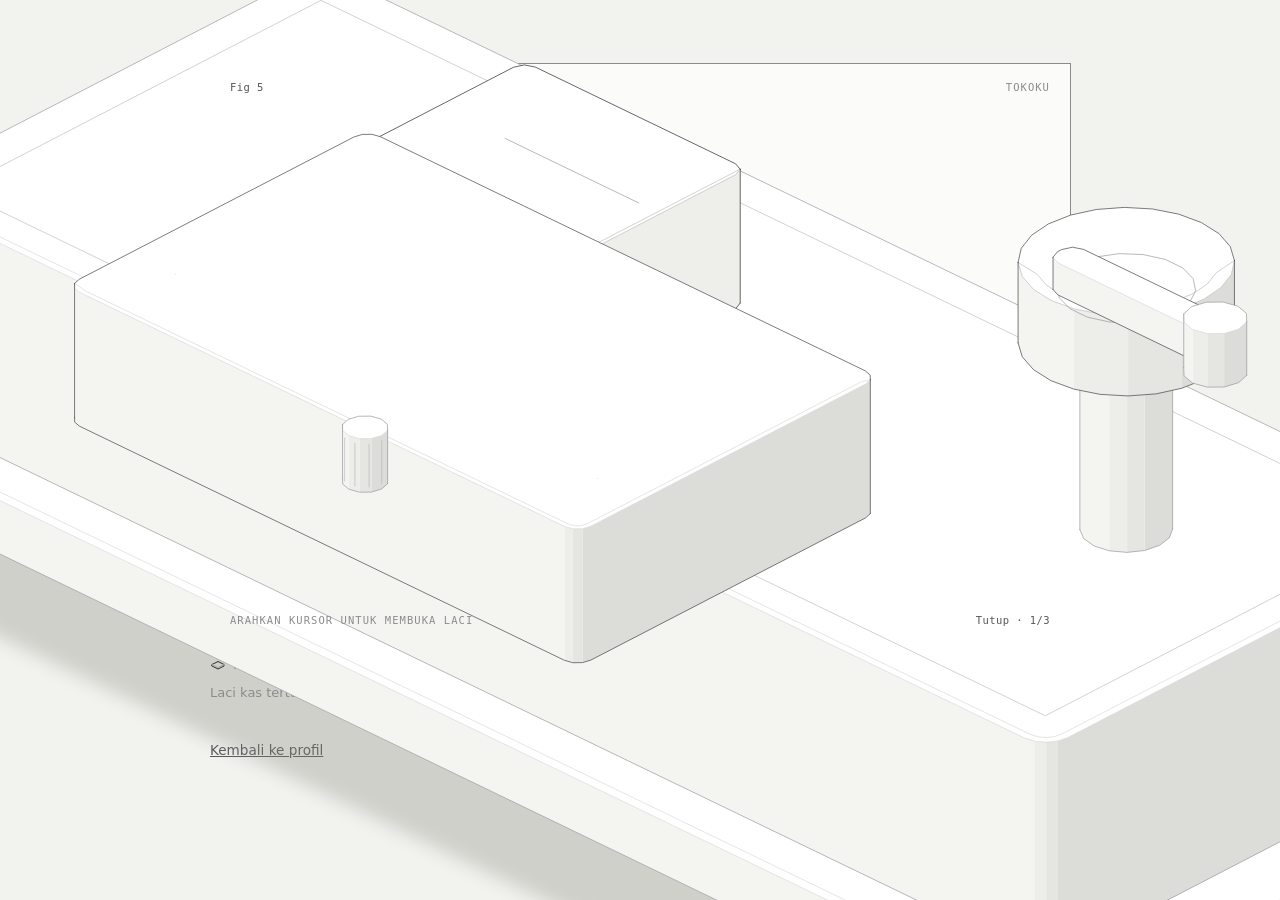
<file: docs/gambar-tokoku.html>
<!doctype html><html lang="en"><head><meta charset="utf-8"><meta name="viewport" content="width=device-width, initial-scale=1"><title>Tokoku</title><style>
.iso{
  --anatomy-page:#0b0b0b;--anatomy-card:#131313;--anatomy-text:#a3a3a3;--anatomy-strong:#e6e6e6;--anatomy-muted:#6e6e6e;
  --anatomy-paper:#131313;--anatomy-face:#1b1b1b;--anatomy-top:#1c1c1c;
  --anatomy-shade-0:#0f0f0f;--anatomy-shade-1:#121212;--anatomy-shade-2:#151515;--anatomy-shade-3:#181818;
  --anatomy-lit-top:#262626;--anatomy-lit-shade:#1d1d1d;
  --anatomy-hi:#d4d4d4;--anatomy-mid:#6a6a6a;--anatomy-lo:#3e3e3e;--anatomy-faint:#2a2a2a;--anatomy-lit:#ffffff;
  --anatomy-halo:#050505;--anatomy-halo-opacity:.9;--anatomy-dot:#e6e6e6;
  --anatomy-red:#ff6b6b;--anatomy-green:#6be0a0;--anatomy-blue:#6b9bff;
  --anatomy-weight:.6px;--anatomy-ease:cubic-bezier(.32,.72,0,1);
  --anatomy-mono:ui-monospace,"SF Mono",Menlo,Consolas,monospace;
  --anatomy-lift:inset 0 1px 0 0 #ffffff0a,inset 0 0 0 1px #ffffff06,0 0 0 1px #00000026,0 1px 1px -.5px #00000014,0 3px 3px -1.5px #00000014,0 6px 6px -3px #00000014,0 12px 12px -6px #00000014;
}
.iso[data-theme="light"]{
  --anatomy-page:#f2f2ef;--anatomy-card:#fbfbfa;--anatomy-text:#57575a;--anatomy-strong:#18181a;--anatomy-muted:#8c8c90;
  --anatomy-paper:#fbfbfa;--anatomy-face:#ffffff;--anatomy-top:#ffffff;
  --anatomy-shade-0:#dcdcd9;--anatomy-shade-1:#e5e5e2;--anatomy-shade-2:#ededea;--anatomy-shade-3:#f4f4f1;
  --anatomy-lit-top:#ffffff;--anatomy-lit-shade:#eeeeeb;
  --anatomy-hi:#26262a;--anatomy-mid:#8a8a8f;--anatomy-lo:#b4b4b8;--anatomy-faint:#d4d4d6;--anatomy-lit:#000000;
  --anatomy-halo:#8a8a80;--anatomy-halo-opacity:.32;--anatomy-dot:#3a3a3e;
  --anatomy-red:#e5484d;--anatomy-green:#30a46c;--anatomy-blue:#3e63dd;
  --anatomy-lift:inset 0 1px 0 0 #ffffff,0 0 0 1px #0000000f,0 1px 1px -.5px #0000000a,0 3px 3px -1.5px #0000000a,0 6px 6px -3px #0000000a,0 12px 12px -6px #0000000a;
}
.iso-svg{display:block;width:100%;height:auto;overflow:visible}
.iso-svg path,.iso-svg circle{vector-effect:non-scaling-stroke}
.iso-fill{fill:var(--anatomy-paper);stroke:none}
.iso-solid[data-lit]>.iso-fill{fill:var(--anatomy-face)}
.iso-shade,.iso-top{stroke:none}
.iso-shade[data-shade="0"]{fill:var(--anatomy-shade-0)}
.iso-shade[data-shade="1"]{fill:var(--anatomy-shade-1)}
.iso-shade[data-shade="2"]{fill:var(--anatomy-shade-2)}
.iso-shade[data-shade="3"]{fill:var(--anatomy-shade-3)}
.iso-top{fill:var(--anatomy-top)}
.iso-solid[data-lit]>.iso-top{fill:var(--anatomy-lit-top)}
.iso-solid[data-lit]>.iso-shade{fill:var(--anatomy-lit-shade)}
.iso-solid[data-seamless]>.iso-shade,.iso-solid[data-seamless]>.iso-top{stroke-width:.4;stroke-linejoin:round}
.iso-solid[data-seamless]>.iso-shade[data-shade="0"]{stroke:var(--anatomy-shade-0)}
.iso-solid[data-seamless]>.iso-shade[data-shade="1"]{stroke:var(--anatomy-shade-1)}
.iso-solid[data-seamless]>.iso-shade[data-shade="2"]{stroke:var(--anatomy-shade-2)}
.iso-solid[data-seamless]>.iso-shade[data-shade="3"]{stroke:var(--anatomy-shade-3)}
.iso-solid[data-seamless]>.iso-top{stroke:var(--anatomy-top)}
.iso-solid[data-seamless][data-lit]>.iso-top{stroke:var(--anatomy-lit-top)}
.iso-solid[data-seamless][data-lit]>.iso-shade{stroke:var(--anatomy-lit-shade)}
.iso-solid[data-lit]>.iso-edge{stroke:var(--anatomy-lit)}
.iso-halo{fill:var(--anatomy-halo);stroke:none;filter:blur(9px);opacity:var(--anatomy-halo-opacity);transform:translateY(3px)}
.iso-line{fill:none;stroke:var(--anatomy-lo);stroke-width:var(--anatomy-weight);stroke-linecap:round;stroke-linejoin:round}
.iso-line[data-tone="hi"]{stroke:var(--anatomy-hi)}
.iso-line[data-tone="mid"]{stroke:var(--anatomy-mid)}
.iso-line[data-tone="lo"]{stroke:var(--anatomy-lo)}
.iso-line[data-tone="faint"]{stroke:var(--anatomy-faint)}
.iso-line[data-tone="lit"]{stroke:var(--anatomy-lit)}
.iso-line[data-tone="red"]{stroke:var(--anatomy-red)}
.iso-line[data-tone="green"]{stroke:var(--anatomy-green)}
.iso-line[data-tone="blue"]{stroke:var(--anatomy-blue)}
.iso-line[data-dotted]{stroke-dasharray:.01 3.5;stroke-width:1}
.iso-line[data-dashed]{stroke-dasharray:3 3}
.iso-line[data-flow]{stroke-dasharray:2 6}
.iso-wire-end{fill:var(--anatomy-paper);stroke:var(--anatomy-lo);stroke-width:var(--anatomy-weight)}
.iso-wire[data-tone="hi"] .iso-wire-end{stroke:var(--anatomy-hi)}
.iso-wire[data-tone="mid"] .iso-wire-end{stroke:var(--anatomy-mid)}
.iso-wire[data-tone="faint"] .iso-wire-end{stroke:var(--anatomy-faint)}
.iso-wire[data-tone="lit"] .iso-wire-end{stroke:var(--anatomy-lit)}
.iso-dots circle{fill:var(--anatomy-dot);stroke:none;opacity:.32}
.iso-dots[data-tone="hi"] circle{opacity:.85}
.iso-dots[data-tone="mid"] circle{opacity:.45}
.iso-dots[data-tone="lo"] circle{opacity:.22}
.iso-dots[data-tone="faint"] circle{opacity:.12}
.iso-face-text{fill:var(--anatomy-mid);font-family:var(--anatomy-mono);letter-spacing:.04em}
.iso-face-text[data-tone="hi"]{fill:var(--anatomy-hi)}
.iso-face-text[data-tone="lo"]{fill:var(--anatomy-lo)}
.iso-face-text[data-tone="faint"]{fill:var(--anatomy-faint)}
.tb-body{fill:var(--anatomy-shade-2);stroke:none}
.tb-shine{fill:var(--anatomy-top);stroke:none}
.tb-shade{fill:var(--anatomy-shade-0);stroke:none}
.tb-ring{fill:none;stroke:var(--anatomy-lo);stroke-width:.45;stroke-linecap:butt;stroke-linejoin:round}
.tb-ring[data-tone="mid"]{stroke:var(--anatomy-mid)}
.tb-ring[data-tone="faint"]{stroke:var(--anatomy-faint)}
.tb-ring[data-tone="hi"]{stroke:var(--anatomy-hi)}
@keyframes iso-flow{to{stroke-dashoffset:-32}}
@keyframes iso-pulse{0%,100%{opacity:.18}12%{opacity:1}40%{opacity:.18}}
.iso-line[data-flow]{animation:iso-flow 1600ms linear infinite}
.iso-dots circle[data-pulse]{animation:iso-pulse 1600ms steps(1,end) infinite;animation-delay:var(--pulse-at,0ms)}
.iso-figure{margin:32px 0 36px}
.iso-plate{position:relative;padding:52px 24px;border-radius:0;background:var(--anatomy-card);box-shadow:0 0 0 1px var(--anatomy-mid);--anatomy-paper:var(--anatomy-card)}
.iso-plate-corners{position:absolute;inset:18px 20px;pointer-events:none}
.iso-plate-corner{position:absolute;color:var(--anatomy-muted);font-family:var(--anatomy-mono);font-size:10.5px;line-height:1;letter-spacing:.04em;white-space:nowrap}
.iso-plate-corner[data-corner="fig"]{top:0;left:0;color:var(--anatomy-text)}
.iso-plate-corner[data-corner="title"]{top:0;right:0;text-transform:uppercase;letter-spacing:.1em}
.iso-plate-corner[data-corner="hint"]{bottom:0;left:0;text-transform:uppercase;letter-spacing:.1em}
.iso-plate-corner[data-corner="readout"]{right:0;bottom:0;color:var(--anatomy-text);font-variant-numeric:tabular-nums}
.iso-plate .iso-svg{margin:0 auto}
.iso-legend{display:grid;gap:8px;margin-top:12px;color:var(--anatomy-muted);font-size:13px;line-height:1.55}
.iso-keys{display:flex;flex-wrap:wrap;gap:6px 18px}
.iso-key{display:inline-flex;align-items:center;gap:7px}
.iso-swatch{width:16px;height:10px;flex:none;overflow:visible}
.iso-swatch path{fill:none;stroke:var(--anatomy-hi);stroke-width:1;vector-effect:non-scaling-stroke;stroke-linejoin:round;stroke-linecap:round}
.iso-swatch[data-mark="raised"] path,.iso-swatch[data-mark="flat"] path{stroke:var(--anatomy-mid)}
.iso-swatch[data-mark="lit"] path{stroke:var(--anatomy-lit)}
.iso-swatch[data-mark="dim"] path{stroke:var(--anatomy-lo)}
.iso-swatch[data-mark="dotted"] path{stroke-dasharray:.01 3;stroke-width:1.4}
.iso-swatch[data-mark="dashed"] path{stroke-dasharray:3 2.5}
.iso-swatch[data-mark="red"] path{stroke:var(--anatomy-red)}
.iso-swatch[data-mark="green"] path{stroke:var(--anatomy-green)}
.iso-swatch[data-mark="blue"] path{stroke:var(--anatomy-blue)}
.iso-swatch-crease{stroke:var(--anatomy-lo)!important}
@media (max-width:560px){.iso-plate{padding:48px 12px 70px}.iso-plate-corner[data-corner="hint"]{bottom:18px}}
@media (prefers-reduced-motion:reduce){.iso-line[data-flow],.iso-dots circle[data-pulse]{animation:none}}

*{box-sizing:border-box}
html{color-scheme:dark}
body[data-theme="light"]{color-scheme:light}
body{margin:0;background:var(--anatomy-page);color:var(--anatomy-text);font:14px/1.6 ui-sans-serif,system-ui,-apple-system,"Segoe UI",sans-serif;-webkit-font-smoothing:antialiased}
.iso-page{width:min(860px,100% - 32px);margin:64px auto 96px}
</style></head><body class="iso" data-theme="light"><main class="iso-page"><figure class="iso-figure"><div class="iso-plate"><div class="iso-plate-corners" aria-hidden="true"><span class="iso-plate-corner" data-corner="fig">Fig 5</span><span class="iso-plate-corner" data-corner="title">Tokoku</span><span class="iso-plate-corner" data-corner="hint">Arahkan kursor untuk membuka laci</span><span class="iso-plate-corner" data-corner="readout" data-readout>Tutup · 1/3</span></div><div class="iso-stage" tabindex="0" role="slider" aria-label="Kasir toko. Tombol panah membuka laci lalu memukul bel." aria-valuemin="1" aria-valuemax="3" aria-valuenow="1"><svg xmlns="http://www.w3.org/2000/svg" class="iso-svg" viewBox="0 0 820 480" role="img" aria-label="A shop till. The drawer slides out, then the bell hammer drops."><path class="iso-halo" d="M-432.4 362.1L-431.4 356L-428 350.1L-422.5 344.6L-414.9 339.8L40.6 104L49.9 100L60.6 97.1L72.3 95.2L84.5 94.5L96.7 95L108.4 96.6L119.3 99.4L128.9 103.2L1341.8 688.8L1349.7 693.5L1355.6 698.8L1359.4 704.7L1360.8 710.7L1360.8 764.8L1359.8 770.9L1356.5 776.8L1350.9 782.3L1343.3 787.1L887.8 1022.9L878.5 1026.9L867.8 1029.8L856.2 1031.7L844 1032.4L831.8 1031.9L820 1030.3L809.1 1027.5L799.5 1023.7L-413.3 438.1L-421.2 433.4L-427.2 428L-431 422.2L-432.4 416.1Z"/><g class="iso-solid"><path class="iso-fill" d="M34.5 201.3L39.4 193.4L48.9 186.5L62.2 181.6L77.9 178.8L94.5 178.7L110.4 181.1L124 185.9L134 192.5L139.4 200.4L139.6 208.7L139.6 227.6L134.8 235.5L125.3 242.3L112 247.3L96.3 250L79.7 250.2L63.8 247.8L50.2 243L40.2 236.4L34.8 228.5L34.5 220.2Z"/><path class="iso-shade" data-shade="0" d="M125.3 242.3L112 247.3L112 228.4L125.3 223.4ZM139.6 227.6L134.8 235.5L134.8 216.6L139.6 208.7ZM134.8 235.5L125.3 242.3L125.3 223.4L134.8 216.6Z"/><path class="iso-shade" data-shade="1" d="M112 247.3L96.3 250L96.3 231.1L112 228.4ZM96.3 250L79.7 250.2L79.7 231.3L96.3 231.1Z"/><path class="iso-shade" data-shade="2" d="M79.7 250.2L63.8 247.8L63.8 228.8L79.7 231.3Z"/><path class="iso-shade" data-shade="3" d="M63.8 247.8L50.2 243L50.2 224.1L63.8 228.8ZM50.2 243L40.2 236.4L40.2 217.4L50.2 224.1ZM40.2 236.4L34.8 228.5L34.8 209.6L40.2 217.4ZM34.8 228.5L34.5 220.2L34.5 201.3L34.8 209.6Z"/><path class="iso-top" d="M125.3 223.4L112 228.4L96.3 231.1L79.7 231.3L63.8 228.8L50.2 224.1L40.2 217.4L34.8 209.6L34.5 201.3L39.4 193.4L48.9 186.5L62.2 181.6L77.9 178.8L94.5 178.7L110.4 181.1L124 185.9L134 192.5L139.4 200.4L139.6 208.7L134.8 216.6Z"/><path class="iso-line iso-crease" data-tone="faint" d="M139.6 208.7L134.8 216.6L125.3 223.4L112 228.4L96.3 231.1L79.7 231.3L63.8 228.8L50.2 224.1L40.2 217.4L34.8 209.6L34.5 201.3"/><path class="iso-line iso-edge" data-tone="lo" d="M34.5 201.3L39.4 193.4L48.9 186.5L62.2 181.6L77.9 178.8L94.5 178.7L110.4 181.1L124 185.9L134 192.5L139.4 200.4L139.6 208.7M139.6 227.6L134.8 235.5L125.3 242.3L112 247.3L96.3 250L79.7 250.2L63.8 247.8L50.2 243L40.2 236.4L34.8 228.5L34.5 220.2M34.5 201.3L34.5 220.2M139.6 208.7L139.6 227.6"/></g><g class="iso-solid"><path class="iso-fill" d="M49.7 141.5L52.9 135.2L60.1 129.8L70.7 126L83.2 124.2L96.1 124.6L108 127.3L117.4 131.8L123.1 137.6L124.5 144.1L124.5 206.3L121.3 212.6L114 218L103.5 221.8L91 223.6L78 223.2L66.1 220.5L56.8 216L51.1 210.1L49.7 203.7Z"/><path class="iso-shade" data-shade="0" d="M114 218L103.5 221.8L103.5 159.6L114 155.8ZM124.5 206.3L121.3 212.6L121.3 150.4L124.5 144.1ZM121.3 212.6L114 218L114 155.8L121.3 150.4Z"/><path class="iso-shade" data-shade="1" d="M103.5 221.8L91 223.6L91 161.4L103.5 159.6Z"/><path class="iso-shade" data-shade="2" d="M91 223.6L78 223.2L78 161L91 161.4ZM78 223.2L66.1 220.5L66.1 158.3L78 161Z"/><path class="iso-shade" data-shade="3" d="M66.1 220.5L56.8 216L56.8 153.8L66.1 158.3ZM56.8 216L51.1 210.1L51.1 148L56.8 153.8ZM51.1 210.1L49.7 203.7L49.7 141.5L51.1 148Z"/><path class="iso-top" d="M114 155.8L103.5 159.6L91 161.4L78 161L66.1 158.3L56.8 153.8L51.1 148L49.7 141.5L52.9 135.2L60.1 129.8L70.7 126L83.2 124.2L96.1 124.6L108 127.3L117.4 131.8L123.1 137.6L124.5 144.1L121.3 150.4Z"/><path class="iso-line iso-crease" data-tone="faint" d="M124.5 144.1L121.3 150.4L114 155.8L103.5 159.6L91 161.4L78 161L66.1 158.3L56.8 153.8L51.1 148L49.7 141.5"/><path class="iso-line iso-edge" data-tone="mid" d="M49.7 141.5L52.9 135.2L60.1 129.8L70.7 126L83.2 124.2L96.1 124.6L108 127.3L117.4 131.8L123.1 137.6L124.5 144.1M124.5 206.3L121.3 212.6L114 218L103.5 221.8L91 223.6L78 223.2L66.1 220.5L56.8 216L51.1 210.1L49.7 203.7M49.7 141.5L49.7 203.7M124.5 144.1L124.5 206.3"/></g><g class="iso-solid"><path class="iso-fill" d="M-334.2 392.2L-329.3 384.3L-319.8 377.5L-306.6 372.5L-290.8 369.8L-274.2 369.6L-258.4 372L-244.8 376.8L-234.8 383.4L-229.4 391.3L-229.1 399.6L-229.1 418.5L-233.9 426.5L-243.5 433.3L-256.7 438.3L-272.4 441L-289 441.1L-304.9 438.7L-318.5 433.9L-328.5 427.3L-333.9 419.4L-334.2 411.1Z"/><path class="iso-shade" data-shade="0" d="M-243.5 433.3L-256.7 438.3L-256.7 419.3L-243.5 414.3ZM-229.1 418.5L-233.9 426.5L-233.9 407.5L-229.1 399.6ZM-233.9 426.5L-243.5 433.3L-243.5 414.3L-233.9 407.5Z"/><path class="iso-shade" data-shade="1" d="M-256.7 438.3L-272.4 441L-272.4 422L-256.7 419.3ZM-272.4 441L-289 441.1L-289 422.2L-272.4 422Z"/><path class="iso-shade" data-shade="2" d="M-289 441.1L-304.9 438.7L-304.9 419.7L-289 422.2Z"/><path class="iso-shade" data-shade="3" d="M-304.9 438.7L-318.5 433.9L-318.5 415L-304.9 419.7ZM-318.5 433.9L-328.5 427.3L-328.5 408.4L-318.5 415ZM-328.5 427.3L-333.9 419.4L-333.9 400.5L-328.5 408.4ZM-333.9 419.4L-334.2 411.1L-334.2 392.2L-333.9 400.5Z"/><path class="iso-top" d="M-243.5 414.3L-256.7 419.3L-272.4 422L-289 422.2L-304.9 419.7L-318.5 415L-328.5 408.4L-333.9 400.5L-334.2 392.2L-329.3 384.3L-319.8 377.5L-306.6 372.5L-290.8 369.8L-274.2 369.6L-258.4 372L-244.8 376.8L-234.8 383.4L-229.4 391.3L-229.1 399.6L-233.9 407.5Z"/><path class="iso-line iso-crease" data-tone="faint" d="M-229.1 399.6L-233.9 407.5L-243.5 414.3L-256.7 419.3L-272.4 422L-289 422.2L-304.9 419.7L-318.5 415L-328.5 408.4L-333.9 400.5L-334.2 392.2"/><path class="iso-line iso-edge" data-tone="lo" d="M-334.2 392.2L-329.3 384.3L-319.8 377.5L-306.6 372.5L-290.8 369.8L-274.2 369.6L-258.4 372L-244.8 376.8L-234.8 383.4L-229.4 391.3L-229.1 399.6M-229.1 418.5L-233.9 426.5L-243.5 433.3L-256.7 438.3L-272.4 441L-289 441.1L-304.9 438.7L-318.5 433.9L-328.5 427.3L-333.9 419.4L-334.2 411.1M-334.2 392.2L-334.2 411.1M-229.1 399.6L-229.1 418.5"/></g><g class="iso-solid"><path class="iso-fill" d="M-319 332.4L-315.9 326.1L-308.6 320.7L-298.1 316.9L-285.5 315.1L-272.6 315.5L-260.7 318.2L-251.3 322.7L-245.6 328.5L-244.3 335L-244.3 397.2L-247.4 403.5L-254.7 408.9L-265.2 412.7L-277.7 414.5L-290.7 414.1L-302.6 411.4L-311.9 406.9L-317.6 401.1L-319 394.6Z"/><path class="iso-shade" data-shade="0" d="M-254.7 408.9L-265.2 412.7L-265.2 350.5L-254.7 346.7ZM-244.3 397.2L-247.4 403.5L-247.4 341.3L-244.3 335ZM-247.4 403.5L-254.7 408.9L-254.7 346.7L-247.4 341.3Z"/><path class="iso-shade" data-shade="1" d="M-265.2 412.7L-277.7 414.5L-277.7 352.3L-265.2 350.5Z"/><path class="iso-shade" data-shade="2" d="M-277.7 414.5L-290.7 414.1L-290.7 351.9L-277.7 352.3ZM-290.7 414.1L-302.6 411.4L-302.6 349.2L-290.7 351.9Z"/><path class="iso-shade" data-shade="3" d="M-302.6 411.4L-311.9 406.9L-311.9 344.7L-302.6 349.2ZM-311.9 406.9L-317.6 401.1L-317.6 338.9L-311.9 344.7ZM-317.6 401.1L-319 394.6L-319 332.4L-317.6 338.9Z"/><path class="iso-top" d="M-254.7 346.7L-265.2 350.5L-277.7 352.3L-290.7 351.9L-302.6 349.2L-311.9 344.7L-317.6 338.9L-319 332.4L-315.9 326.1L-308.6 320.7L-298.1 316.9L-285.5 315.1L-272.6 315.5L-260.7 318.2L-251.3 322.7L-245.6 328.5L-244.3 335L-247.4 341.3Z"/><path class="iso-line iso-crease" data-tone="faint" d="M-244.3 335L-247.4 341.3L-254.7 346.7L-265.2 350.5L-277.7 352.3L-290.7 351.9L-302.6 349.2L-311.9 344.7L-317.6 338.9L-319 332.4"/><path class="iso-line iso-edge" data-tone="mid" d="M-319 332.4L-315.9 326.1L-308.6 320.7L-298.1 316.9L-285.5 315.1L-272.6 315.5L-260.7 318.2L-251.3 322.7L-245.6 328.5L-244.3 335M-244.3 397.2L-247.4 403.5L-254.7 408.9L-265.2 412.7L-277.7 414.5L-290.7 414.1L-302.6 411.4L-311.9 406.9L-317.6 401.1L-319 394.6M-319 332.4L-319 394.6M-244.3 335L-244.3 397.2"/></g><g class="iso-solid"><path class="iso-fill" d="M1157.5 743.5L1162.4 735.6L1171.9 728.8L1185.2 723.8L1200.9 721.1L1217.5 720.9L1233.3 723.4L1247 728.1L1256.9 734.8L1262.4 742.6L1262.6 750.9L1262.6 769.8L1257.8 777.8L1248.3 784.6L1235 789.6L1219.3 792.3L1202.7 792.4L1186.8 790L1173.2 785.2L1163.2 778.6L1157.8 770.8L1157.5 762.5Z"/><path class="iso-shade" data-shade="0" d="M1248.3 784.6L1235 789.6L1235 770.6L1248.3 765.7ZM1262.6 769.8L1257.8 777.8L1257.8 758.9L1262.6 750.9ZM1257.8 777.8L1248.3 784.6L1248.3 765.7L1257.8 758.9Z"/><path class="iso-shade" data-shade="1" d="M1235 789.6L1219.3 792.3L1219.3 773.4L1235 770.6ZM1219.3 792.3L1202.7 792.4L1202.7 773.5L1219.3 773.4Z"/><path class="iso-shade" data-shade="2" d="M1202.7 792.4L1186.8 790L1186.8 771.1L1202.7 773.5Z"/><path class="iso-shade" data-shade="3" d="M1186.8 790L1173.2 785.2L1173.2 766.3L1186.8 771.1ZM1173.2 785.2L1163.2 778.6L1163.2 759.7L1173.2 766.3ZM1163.2 778.6L1157.8 770.8L1157.8 751.8L1163.2 759.7ZM1157.8 770.8L1157.5 762.5L1157.5 743.5L1157.8 751.8Z"/><path class="iso-top" d="M1248.3 765.7L1235 770.6L1219.3 773.4L1202.7 773.5L1186.8 771.1L1173.2 766.3L1163.2 759.7L1157.8 751.8L1157.5 743.5L1162.4 735.6L1171.9 728.8L1185.2 723.8L1200.9 721.1L1217.5 720.9L1233.3 723.4L1247 728.1L1256.9 734.8L1262.4 742.6L1262.6 750.9L1257.8 758.9Z"/><path class="iso-line iso-crease" data-tone="faint" d="M1262.6 750.9L1257.8 758.9L1248.3 765.7L1235 770.6L1219.3 773.4L1202.7 773.5L1186.8 771.1L1173.2 766.3L1163.2 759.7L1157.8 751.8L1157.5 743.5"/><path class="iso-line iso-edge" data-tone="lo" d="M1157.5 743.5L1162.4 735.6L1171.9 728.8L1185.2 723.8L1200.9 721.1L1217.5 720.9L1233.3 723.4L1247 728.1L1256.9 734.8L1262.4 742.6L1262.6 750.9M1262.6 769.8L1257.8 777.8L1248.3 784.6L1235 789.6L1219.3 792.3L1202.7 792.4L1186.8 790L1173.2 785.2L1163.2 778.6L1157.8 770.8L1157.5 762.5M1157.5 743.5L1157.5 762.5M1262.6 750.9L1262.6 769.8"/></g><g class="iso-solid"><path class="iso-fill" d="M1172.7 683.7L1175.9 677.4L1183.1 672L1193.7 668.2L1206.2 666.4L1219.1 666.8L1231 669.5L1240.4 674L1246.1 679.9L1247.5 686.3L1247.5 748.5L1244.3 754.8L1237 760.2L1226.5 764.1L1214 765.8L1201 765.4L1189.1 762.7L1179.8 758.2L1174.1 752.4L1172.7 745.9Z"/><path class="iso-shade" data-shade="0" d="M1237 760.2L1226.5 764.1L1226.5 701.9L1237 698ZM1247.5 748.5L1244.3 754.8L1244.3 692.6L1247.5 686.3ZM1244.3 754.8L1237 760.2L1237 698L1244.3 692.6Z"/><path class="iso-shade" data-shade="1" d="M1226.5 764.1L1214 765.8L1214 703.7L1226.5 701.9Z"/><path class="iso-shade" data-shade="2" d="M1214 765.8L1201 765.4L1201 703.2L1214 703.7ZM1201 765.4L1189.1 762.7L1189.1 700.6L1201 703.2Z"/><path class="iso-shade" data-shade="3" d="M1189.1 762.7L1179.8 758.2L1179.8 696L1189.1 700.6ZM1179.8 758.2L1174.1 752.4L1174.1 690.2L1179.8 696ZM1174.1 752.4L1172.7 745.9L1172.7 683.7L1174.1 690.2Z"/><path class="iso-top" d="M1237 698L1226.5 701.9L1214 703.7L1201 703.2L1189.1 700.6L1179.8 696L1174.1 690.2L1172.7 683.7L1175.9 677.4L1183.1 672L1193.7 668.2L1206.2 666.4L1219.1 666.8L1231 669.5L1240.4 674L1246.1 679.9L1247.5 686.3L1244.3 692.6Z"/><path class="iso-line iso-crease" data-tone="faint" d="M1247.5 686.3L1244.3 692.6L1237 698L1226.5 701.9L1214 703.7L1201 703.2L1189.1 700.6L1179.8 696L1174.1 690.2L1172.7 683.7"/><path class="iso-line iso-edge" data-tone="mid" d="M1172.7 683.7L1175.9 677.4L1183.1 672L1193.7 668.2L1206.2 666.4L1219.1 666.8L1231 669.5L1240.4 674L1246.1 679.9L1247.5 686.3M1247.5 748.5L1244.3 754.8L1237 760.2L1226.5 764.1L1214 765.8L1201 765.4L1189.1 762.7L1179.8 758.2L1174.1 752.4L1172.7 745.9M1172.7 683.7L1172.7 745.9M1247.5 686.3L1247.5 748.5"/></g><g class="iso-solid"><path class="iso-fill" d="M788.8 934.4L793.7 926.5L803.2 919.7L816.4 914.7L832.1 912L848.7 911.8L864.6 914.3L878.2 919L888.2 925.7L893.6 933.5L893.9 941.8L893.9 960.7L889.1 968.7L879.5 975.5L866.3 980.5L850.6 983.2L834 983.3L818.1 980.9L804.5 976.1L794.5 969.5L789.1 961.7L788.8 953.4Z"/><path class="iso-shade" data-shade="0" d="M879.5 975.5L866.3 980.5L866.3 961.6L879.5 956.6ZM893.9 960.7L889.1 968.7L889.1 949.8L893.9 941.8ZM889.1 968.7L879.5 975.5L879.5 956.6L889.1 949.8Z"/><path class="iso-shade" data-shade="1" d="M866.3 980.5L850.6 983.2L850.6 964.3L866.3 961.6ZM850.6 983.2L834 983.3L834 964.4L850.6 964.3Z"/><path class="iso-shade" data-shade="2" d="M834 983.3L818.1 980.9L818.1 962L834 964.4Z"/><path class="iso-shade" data-shade="3" d="M818.1 980.9L804.5 976.1L804.5 957.2L818.1 962ZM804.5 976.1L794.5 969.5L794.5 950.6L804.5 957.2ZM794.5 969.5L789.1 961.7L789.1 942.7L794.5 950.6ZM789.1 961.7L788.8 953.4L788.8 934.4L789.1 942.7Z"/><path class="iso-top" d="M879.5 956.6L866.3 961.6L850.6 964.3L834 964.4L818.1 962L804.5 957.2L794.5 950.6L789.1 942.7L788.8 934.4L793.7 926.5L803.2 919.7L816.4 914.7L832.1 912L848.7 911.8L864.6 914.3L878.2 919L888.2 925.7L893.6 933.5L893.9 941.8L889.1 949.8Z"/><path class="iso-line iso-crease" data-tone="faint" d="M893.9 941.8L889.1 949.8L879.5 956.6L866.3 961.6L850.6 964.3L834 964.4L818.1 962L804.5 957.2L794.5 950.6L789.1 942.7L788.8 934.4"/><path class="iso-line iso-edge" data-tone="lo" d="M788.8 934.4L793.7 926.5L803.2 919.7L816.4 914.7L832.1 912L848.7 911.8L864.6 914.3L878.2 919L888.2 925.7L893.6 933.5L893.9 941.8M893.9 960.7L889.1 968.7L879.5 975.5L866.3 980.5L850.6 983.2L834 983.3L818.1 980.9L804.5 976.1L794.5 969.5L789.1 961.7L788.8 953.4M788.8 934.4L788.8 953.4M893.9 941.8L893.9 960.7"/></g><g class="iso-solid"><path class="iso-fill" d="M804 874.6L807.1 868.3L814.4 862.9L824.9 859.1L837.4 857.3L850.4 857.8L862.3 860.4L871.7 864.9L877.4 870.8L878.7 877.2L878.7 939.4L875.6 945.7L868.3 951.1L857.8 955L845.3 956.8L832.3 956.3L820.4 953.7L811 949.1L805.3 943.3L804 936.8Z"/><path class="iso-shade" data-shade="0" d="M868.3 951.1L857.8 955L857.8 892.8L868.3 888.9ZM878.7 939.4L875.6 945.7L875.6 883.6L878.7 877.2ZM875.6 945.7L868.3 951.1L868.3 888.9L875.6 883.6Z"/><path class="iso-shade" data-shade="1" d="M857.8 955L845.3 956.8L845.3 894.6L857.8 892.8Z"/><path class="iso-shade" data-shade="2" d="M845.3 956.8L832.3 956.3L832.3 894.1L845.3 894.6ZM832.3 956.3L820.4 953.7L820.4 891.5L832.3 894.1Z"/><path class="iso-shade" data-shade="3" d="M820.4 953.7L811 949.1L811 886.9L820.4 891.5ZM811 949.1L805.3 943.3L805.3 881.1L811 886.9ZM805.3 943.3L804 936.8L804 874.6L805.3 881.1Z"/><path class="iso-top" d="M868.3 888.9L857.8 892.8L845.3 894.6L832.3 894.1L820.4 891.5L811 886.9L805.3 881.1L804 874.6L807.1 868.3L814.4 862.9L824.9 859.1L837.4 857.3L850.4 857.8L862.3 860.4L871.7 864.9L877.4 870.8L878.7 877.2L875.6 883.6Z"/><path class="iso-line iso-crease" data-tone="faint" d="M878.7 877.2L875.6 883.6L868.3 888.9L857.8 892.8L845.3 894.6L832.3 894.1L820.4 891.5L811 886.9L805.3 881.1L804 874.6"/><path class="iso-line iso-edge" data-tone="mid" d="M804 874.6L807.1 868.3L814.4 862.9L824.9 859.1L837.4 857.3L850.4 857.8L862.3 860.4L871.7 864.9L877.4 870.8L878.7 877.2M878.7 939.4L875.6 945.7L868.3 951.1L857.8 955L845.3 956.8L832.3 956.3L820.4 953.7L811 949.1L805.3 943.3L804 936.8M804 874.6L804 936.8M878.7 877.2L878.7 939.4"/></g><g class="iso-solid"><path class="iso-fill" d="M-432.4 280.9L-430.5 272.8L-424.5 265.3L-414.9 258.7L40.6 22.9L53.4 17.8L68.3 14.6L84.5 13.3L100.7 14.3L115.8 17.3L128.9 22.1L1341.8 607.7L1351.9 614.1L1358.4 621.6L1360.8 629.6L1360.8 683.7L1359 691.8L1353 699.4L1343.3 705.9L887.8 941.8L875.1 946.8L860.1 950.1L844 951.3L827.8 950.4L812.6 947.4L799.5 942.5L-413.3 356.9L-423.5 350.6L-430 343.1L-432.4 335Z"/><path class="iso-shade" data-shade="0" d="M1360.8 683.7L1359 691.8L1359 637.7L1360.8 629.6ZM1359 691.8L1353 699.4L1353 645.3L1359 637.7ZM1353 699.4L1343.3 705.9L1343.3 651.9L1353 645.3ZM1343.3 705.9L887.8 941.8L887.8 887.7L1343.3 651.9ZM887.8 941.8L875.1 946.8L875.1 892.8L887.8 887.7Z"/><path class="iso-shade" data-shade="1" d="M875.1 946.8L860.1 950.1L860.1 896L875.1 892.8ZM860.1 950.1L844 951.3L844 897.2L860.1 896Z"/><path class="iso-shade" data-shade="2" d="M844 951.3L827.8 950.4L827.8 896.3L844 897.2ZM827.8 950.4L812.6 947.4L812.6 893.3L827.8 896.3Z"/><path class="iso-shade" data-shade="3" d="M812.6 947.4L799.5 942.5L799.5 888.5L812.6 893.3ZM799.5 942.5L-413.3 356.9L-413.3 302.9L799.5 888.5ZM-413.3 356.9L-423.5 350.6L-423.5 296.5L-413.3 302.9ZM-423.5 350.6L-430 343.1L-430 289L-423.5 296.5ZM-430 343.1L-432.4 335L-432.4 280.9L-430 289Z"/><path class="iso-top" d="M1341.8 607.7L1351.9 614.1L1358.4 621.6L1360.8 629.6L1359 637.7L1353 645.3L1343.3 651.9L887.8 887.7L875.1 892.8L860.1 896L844 897.2L827.8 896.3L812.6 893.3L799.5 888.5L-413.3 302.9L-423.5 296.5L-430 289L-432.4 280.9L-430.5 272.8L-424.5 265.3L-414.9 258.7L40.6 22.9L53.4 17.8L68.3 14.6L84.5 13.3L100.7 14.3L115.8 17.3L128.9 22.1Z"/><path class="iso-line iso-crease" data-tone="faint" d="M1360.8 629.6L1359 637.7L1353 645.3L1343.3 651.9L887.8 887.7L875.1 892.8L860.1 896L844 897.2L827.8 896.3L812.6 893.3L799.5 888.5L-413.3 302.9L-423.5 296.5L-430 289L-432.4 280.9"/><path class="iso-line iso-bevel" data-tone="faint" d="M1360.8 629.6L1346.8 636.2L1342.1 642.3L1333.8 647.8L879.4 883.1L868.6 887.4L856.7 890L843.8 891L830.8 890.2L818.7 887.8L807.6 883.7L-404.1 298.7L-412.8 293.3L-418 287.3L-432.4 280.9"/><path class="iso-line iso-edge" data-tone="mid" d="M-432.4 280.9L-430.5 272.8L-424.5 265.3L-414.9 258.7L40.6 22.9L53.4 17.8L68.3 14.6L84.5 13.3L100.7 14.3L115.8 17.3L128.9 22.1L1341.8 607.7L1351.9 614.1L1358.4 621.6L1360.8 629.6M1360.8 683.7L1359 691.8L1353 699.4L1343.3 705.9L887.8 941.8L875.1 946.8L860.1 950.1L844 951.3L827.8 950.4L812.6 947.4L799.5 942.5L-413.3 356.9L-423.5 350.6L-430 343.1L-432.4 335M1360.8 629.6L1360.8 683.7M-432.4 280.9L-432.4 335"/></g><path class="iso-line" data-tone="lo" d="M102.8 63.7L94 66.6L83.7 67.3L73.8 65.6L66.3 62L62.7 57.1L63.7 51.9L69.1 47.5L77.8 44.6L88.1 43.9L98 45.6L105.5 49.2L109.1 54.1L108.2 59.3ZM1293.1 638.5L1284.4 641.3L1274.1 642L1264.2 640.4L1256.7 636.8L1253.1 631.9L1254.1 626.7L1259.5 622.2L1268.2 619.4L1278.5 618.7L1288.4 620.3L1295.9 624L1299.5 628.9L1298.5 634ZM-331 288.3L-339.7 291.2L-350.1 291.9L-360 290.2L-367.5 286.6L-371.1 281.7L-370.1 276.5L-364.7 272.1L-356 269.2L-345.6 268.5L-335.7 270.2L-328.2 273.8L-324.6 278.7L-325.6 283.9ZM859.4 863.1L850.6 865.9L840.3 866.6L830.4 865L822.9 861.4L819.3 856.5L820.3 851.3L825.7 846.8L834.4 844L844.7 843.3L854.6 844.9L862.1 848.6L865.7 853.5L864.8 858.6Z"/><g class="iso-dots" data-tone="mid"><circle cx="85.9" cy="55.6" r="0.4"/><circle cx="1276.3" cy="630.4" r="0.4"/><circle cx="-347.9" cy="280.2" r="0.4"/><circle cx="842.5" cy="855" r="0.4"/></g><g class="iso-solid"><path class="iso-fill" d="M-334.5 74.8L-332.4 68.8L-325.8 63.7L64.6 -138.4L74.6 -141.9L86.5 -143.2L98.5 -142.1L108.8 -138.8L1231.8 403.4L1238.7 408.4L1241.3 414.4L1241.3 630.7L1239.1 636.7L1232.5 641.8L842.1 843.9L832.1 847.4L820.2 848.7L808.2 847.6L798 844.3L-325 302.1L-332 297.1L-334.5 291.1Z"/><path class="iso-shade" data-shade="0" d="M1241.3 630.7L1239.1 636.7L1239.1 420.3L1241.3 414.4ZM1239.1 636.7L1232.5 641.8L1232.5 425.5L1239.1 420.3ZM1232.5 641.8L842.1 843.9L842.1 627.6L1232.5 425.5ZM842.1 843.9L832.1 847.4L832.1 631.1L842.1 627.6Z"/><path class="iso-shade" data-shade="1" d="M832.1 847.4L820.2 848.7L820.2 632.4L832.1 631.1Z"/><path class="iso-shade" data-shade="2" d="M820.2 848.7L808.2 847.6L808.2 631.3L820.2 632.4Z"/><path class="iso-shade" data-shade="3" d="M808.2 847.6L798 844.3L798 628L808.2 631.3ZM798 844.3L-325 302.1L-325 85.8L798 628ZM-325 302.1L-332 297.1L-332 80.8L-325 85.8ZM-332 297.1L-334.5 291.1L-334.5 74.8L-332 80.8Z"/><path class="iso-top" d="M1231.8 403.4L1238.7 408.4L1241.3 414.4L1239.1 420.3L1232.5 425.5L842.1 627.6L832.1 631.1L820.2 632.4L808.2 631.3L798 628L-325 85.8L-332 80.8L-334.5 74.8L-332.4 68.8L-325.8 63.7L64.6 -138.4L74.6 -141.9L86.5 -143.2L98.5 -142.1L108.8 -138.8Z"/><path class="iso-line iso-crease" data-tone="faint" d="M1241.3 414.4L1239.1 420.3L1232.5 425.5L842.1 627.6L832.1 631.1L820.2 632.4L808.2 631.3L798 628L-325 85.8L-332 80.8L-334.5 74.8"/><path class="iso-line iso-bevel" data-tone="faint" d="M1241.3 414.4L1230.4 418.6L1225.2 422.6L836.1 624L828.4 626.8L820.1 627.7L811.7 626.9L803.8 624.3L-317.9 82.7L-323.4 78.9L-334.5 74.8"/><path class="iso-line iso-edge" data-tone="mid" d="M-334.5 74.8L-332.4 68.8L-325.8 63.7L64.6 -138.4L74.6 -141.9L86.5 -143.2L98.5 -142.1L108.8 -138.8L1231.8 403.4L1238.7 408.4L1241.3 414.4M1241.3 630.7L1239.1 636.7L1232.5 641.8L842.1 843.9L832.1 847.4L820.2 848.7L808.2 847.6L798 844.3L-325 302.1L-332 297.1L-334.5 291.1M1241.3 414.4L1241.3 630.7M-334.5 74.8L-334.5 291.1"/></g><path class="iso-line" data-tone="lo" d="M1188 414.8L819.3 605.7L-281.2 74.3L87.5 -116.6Z"/><g class="iso-solid" data-lit=""><path class="iso-fill" d="M126 35L130.4 29.4L282.2 -49.2L293.2 -51.6L304.3 -49.4L506.4 48.2L511.2 53.7L511.2 188.9L506.8 194.4L355 273L344 275.4L332.9 273.2L130.8 175.6L126 170.2Z"/><path class="iso-shade" data-shade="0" d="M511.2 188.9L506.8 194.4L506.8 59.2L511.2 53.7ZM506.8 194.4L355 273L355 137.8L506.8 59.2Z"/><path class="iso-shade" data-shade="1" d="M355 273L344 275.4L344 140.2L355 137.8Z"/><path class="iso-shade" data-shade="2" d="M344 275.4L332.9 273.2L332.9 138L344 140.2Z"/><path class="iso-shade" data-shade="3" d="M332.9 273.2L130.8 175.6L130.8 40.4L332.9 138ZM130.8 175.6L126 170.2L126 35L130.8 40.4Z"/><path class="iso-top" d="M506.4 48.2L511.2 53.7L506.8 59.2L355 137.8L344 140.2L332.9 138L130.8 40.4L126 35L130.4 29.4L282.2 -49.2L293.2 -51.6L304.3 -49.4Z"/><path class="iso-line iso-crease" data-tone="lo" d="M511.2 53.7L506.8 59.2L355 137.8L344 140.2L332.9 138L130.8 40.4L126 35"/><path class="iso-line iso-bevel" data-tone="lo" d="M511.2 53.7L502.9 58L352.3 135.9L344 137.9L335.5 136.1L134.6 39.1L126 35"/><path class="iso-line iso-edge" data-tone="hi" d="M126 35L130.4 29.4L282.2 -49.2L293.2 -51.6L304.3 -49.4L506.4 48.2L511.2 53.7M511.2 188.9L506.8 194.4L355 273L344 275.4L332.9 273.2L130.8 175.6L126 170.2M511.2 53.7L511.2 188.9M126 35L126 170.2"/></g><path class="iso-line" data-tone="mid" d="M273.7 22.6L408.5 87.7"/><g class="iso-solid"><path class="iso-fill" d="M854.2 228.5L857.5 219.5L867.3 211.8L882.4 206.6L900.2 204.6L918.2 206.3L933.6 211.2L944 218.7L947.9 227.6L947.9 416.9L944.6 425.9L934.7 433.6L919.7 438.8L901.9 440.7L883.9 439.1L868.5 434.2L858.1 426.7L854.2 417.7Z"/><path class="iso-shade" data-shade="0" d="M934.7 433.6L919.7 438.8L919.7 249.5L934.7 244.3ZM947.9 416.9L944.6 425.9L944.6 236.6L947.9 227.6ZM944.6 425.9L934.7 433.6L934.7 244.3L944.6 236.6Z"/><path class="iso-shade" data-shade="1" d="M919.7 438.8L901.9 440.7L901.9 251.5L919.7 249.5Z"/><path class="iso-shade" data-shade="2" d="M901.9 440.7L883.9 439.1L883.9 249.8L901.9 251.5Z"/><path class="iso-shade" data-shade="3" d="M883.9 439.1L868.5 434.2L868.5 244.9L883.9 249.8ZM868.5 434.2L858.1 426.7L858.1 237.4L868.5 244.9ZM858.1 426.7L854.2 417.7L854.2 228.5L858.1 237.4Z"/><path class="iso-top" d="M934.7 244.3L919.7 249.5L901.9 251.5L883.9 249.8L868.5 244.9L858.1 237.4L854.2 228.5L857.5 219.5L867.3 211.8L882.4 206.6L900.2 204.6L918.2 206.3L933.6 211.2L944 218.7L947.9 227.6L944.6 236.6Z"/><path class="iso-line iso-crease" data-tone="faint" d="M947.9 227.6L944.6 236.6L934.7 244.3L919.7 249.5L901.9 251.5L883.9 249.8L868.5 244.9L858.1 237.4L854.2 228.5"/><path class="iso-line iso-edge" data-tone="mid" d="M854.2 228.5L857.5 219.5L867.3 211.8L882.4 206.6L900.2 204.6L918.2 206.3L933.6 211.2L944 218.7L947.9 227.6M947.9 416.9L944.6 425.9L934.7 433.6L919.7 438.8L901.9 440.7L883.9 439.1L868.5 434.2L858.1 426.7L854.2 417.7M854.2 228.5L854.2 417.7M947.9 227.6L947.9 416.9"/></g><g class="iso-solid"><path class="iso-fill" d="M791.8 147.9L795 133.7L805.5 120.4L822.4 109L844.8 100.1L870.9 94.4L899.1 92.3L927.5 93.9L954 99.1L976.9 107.6L994.7 118.8L1006.1 131.9L1010.3 146L1010.3 227.1L1007.1 241.3L996.6 254.5L979.6 266L957.3 274.9L931.2 280.6L902.9 282.7L874.6 281.1L848.1 275.8L825.1 267.3L807.4 256.2L796 243.1L791.8 229Z"/><path class="iso-shade" data-shade="0" d="M979.6 266L957.3 274.9L957.3 193.8L979.6 184.9ZM1010.3 227.1L1007.1 241.3L1007.1 160.1L1010.3 146ZM1007.1 241.3L996.6 254.5L996.6 173.4L1007.1 160.1ZM996.6 254.5L979.6 266L979.6 184.9L996.6 173.4Z"/><path class="iso-shade" data-shade="1" d="M957.3 274.9L931.2 280.6L931.2 199.4L957.3 193.8ZM931.2 280.6L902.9 282.7L902.9 201.6L931.2 199.4Z"/><path class="iso-shade" data-shade="2" d="M902.9 282.7L874.6 281.1L874.6 199.9L902.9 201.6ZM874.6 281.1L848.1 275.8L848.1 194.7L874.6 199.9Z"/><path class="iso-shade" data-shade="3" d="M848.1 275.8L825.1 267.3L825.1 186.2L848.1 194.7ZM825.1 267.3L807.4 256.2L807.4 175.1L825.1 186.2ZM807.4 256.2L796 243.1L796 162L807.4 175.1ZM796 243.1L791.8 229L791.8 147.9L796 162Z"/><path class="iso-top" d="M979.6 184.9L957.3 193.8L931.2 199.4L902.9 201.6L874.6 199.9L848.1 194.7L825.1 186.2L807.4 175.1L796 162L791.8 147.9L795 133.7L805.5 120.4L822.4 109L844.8 100.1L870.9 94.4L899.1 92.3L927.5 93.9L954 99.1L976.9 107.6L994.7 118.8L1006.1 131.9L1010.3 146L1007.1 160.1L996.6 173.4Z"/><path class="iso-line iso-crease" data-tone="lo" d="M1010.3 146L1007.1 160.1L996.6 173.4L979.6 184.9L957.3 193.8L931.2 199.4L902.9 201.6L874.6 199.9L848.1 194.7L825.1 186.2L807.4 175.1L796 162L791.8 147.9"/><path class="iso-line iso-bevel" data-tone="lo" d="M1010.3 146L991.9 158.3L983 169.6L968.4 179.5L949.3 187.1L926.9 191.9L902.7 193.8L878.4 192.4L855.6 187.9L836 180.6L820.7 171L811 159.8L791.8 147.9"/><path class="iso-line iso-edge" data-tone="hi" d="M791.8 147.9L795 133.7L805.5 120.4L822.4 109L844.8 100.1L870.9 94.4L899.1 92.3L927.5 93.9L954 99.1L976.9 107.6L994.7 118.8L1006.1 131.9L1010.3 146M1010.3 227.1L1007.1 241.3L996.6 254.5L979.6 266L957.3 274.9L931.2 280.6L902.9 282.7L874.6 281.1L848.1 275.8L825.1 267.3L807.4 256.2L796 243.1L791.8 229M791.8 147.9L791.8 229M1010.3 146L1010.3 227.1"/></g><path class="iso-line" data-tone="mid" d="M951.6 198.4L931.8 205.5L908.4 208.9L884 208L861.8 203.1L844.2 194.6L833.5 183.6L831 171.5L836.9 159.7L850.5 149.6L870.2 142.4L893.7 139L918 139.9L940.3 144.8L957.9 153.3L968.6 164.3L971.1 176.4L965.2 188.3Z"/><g data-part="drawer"><g class="iso-solid"><path class="iso-fill" d="M-161 169.1L-156.3 164.9L121.3 21.1L129.6 18.6L139.3 18.5L147.8 20.9L637.4 257.3L642.4 261.5L642.6 266.3L642.6 401.5L637.9 405.8L360.3 549.5L351.9 552L342.2 552.1L333.8 549.7L-155.9 313.3L-160.9 309.2L-161 304.3Z"/><path class="iso-shade" data-shade="0" d="M642.6 401.5L637.9 405.8L637.9 270.6L642.6 266.3ZM637.9 405.8L360.3 549.5L360.3 414.3L637.9 270.6ZM360.3 549.5L351.9 552L351.9 416.8L360.3 414.3Z"/><path class="iso-shade" data-shade="1" d="M351.9 552L342.2 552.1L342.2 416.9L351.9 416.8Z"/><path class="iso-shade" data-shade="2" d="M342.2 552.1L333.8 549.7L333.8 414.5L342.2 416.9Z"/><path class="iso-shade" data-shade="3" d="M333.8 549.7L-155.9 313.3L-155.9 178.1L333.8 414.5ZM-155.9 313.3L-160.9 309.2L-160.9 174L-155.9 178.1ZM-160.9 309.2L-161 304.3L-161 169.1L-160.9 174Z"/><path class="iso-top" d="M637.4 257.3L642.4 261.5L642.6 266.3L637.9 270.6L360.3 414.3L351.9 416.8L342.2 416.9L333.8 414.5L-155.9 178.1L-160.9 174L-161 169.1L-156.3 164.9L121.3 21.1L129.6 18.6L139.3 18.5L147.8 20.9Z"/><path class="iso-line iso-crease" data-tone="faint" d="M642.6 266.3L637.9 270.6L360.3 414.3L351.9 416.8L342.2 416.9L333.8 414.5L-155.9 178.1L-160.9 174L-161 169.1"/><path class="iso-line iso-bevel" data-tone="faint" d="M642.6 266.3L632.9 268.7L356.4 411.9L350.2 413.8L343.8 413.8L337.5 412L-151 176.2L-154.8 173.1L-161 169.1"/><path class="iso-line iso-edge" data-tone="hi" d="M-161 169.1L-156.3 164.9L121.3 21.1L129.6 18.6L139.3 18.5L147.8 20.9L637.4 257.3L642.4 261.5L642.6 266.3M642.6 401.5L637.9 405.8L360.3 549.5L351.9 552L342.2 552.1L333.8 549.7L-155.9 313.3L-160.9 309.2L-161 304.3M642.6 266.3L642.6 401.5M-161 169.1L-161 304.3"/></g><g class="iso-solid"><path class="iso-fill" d="M109.6 311.6L115.5 306.3L125.9 303.2L138 303.1L148.6 306L154.8 311.2L155.1 317.3L155.1 371.3L149.2 376.6L138.8 379.8L126.7 379.9L116.1 376.9L109.8 371.7L109.6 365.7Z"/><path class="iso-shade" data-shade="0" d="M149.2 376.6L138.8 379.8L138.8 325.7L149.2 322.6ZM155.1 371.3L149.2 376.6L149.2 322.6L155.1 317.3Z"/><path class="iso-shade" data-shade="1" d="M138.8 379.8L126.7 379.9L126.7 325.8L138.8 325.7Z"/><path class="iso-shade" data-shade="2" d="M126.7 379.9L116.1 376.9L116.1 322.8L126.7 325.8Z"/><path class="iso-shade" data-shade="3" d="M116.1 376.9L109.8 371.7L109.8 317.6L116.1 322.8ZM109.8 371.7L109.6 365.7L109.6 311.6L109.8 317.6Z"/><path class="iso-top" d="M149.2 322.6L138.8 325.7L126.7 325.8L116.1 322.8L109.8 317.6L109.6 311.6L115.5 306.3L125.9 303.2L138 303.1L148.6 306L154.8 311.2L155.1 317.3Z"/><path class="iso-line iso-crease" data-tone="faint" d="M155.1 317.3L149.2 322.6L138.8 325.7L126.7 325.8L116.1 322.8L109.8 317.6L109.6 311.6"/><path class="iso-line iso-edge" data-tone="mid" d="M109.6 311.6L115.5 306.3L125.9 303.2L138 303.1L148.6 306L154.8 311.2L155.1 317.3M155.1 371.3L149.2 376.6L138.8 379.8L126.7 379.9L116.1 376.9L109.8 371.7L109.6 365.7M109.6 311.6L109.6 365.7M155.1 317.3L155.1 371.3"/></g><path class="iso-line" data-tone="lo" d="M149.2 371.2L149.2 328M136.4 374.6L136.4 331.4M122.1 373.6L122.1 330.4M111.7 368.6L111.7 325.3"/><g class="iso-dots" data-tone="mid"><circle cx="-59.3" cy="159.6" r="0.35"/><circle cx="367.4" cy="365.7" r="0.35"/></g></g><g data-part="hammer"><g class="iso-solid"><path class="iso-fill" d="M827.1 142.7L831.5 137.1L835.8 134.9L846.8 132.5L857.9 134.7L992.7 199.8L997.4 205.3L997.4 237.7L993 243.3L988.7 245.5L977.7 247.9L966.6 245.7L831.9 180.6L827.1 175.2Z"/><path class="iso-shade" data-shade="0" d="M997.4 237.7L993 243.3L993 210.8L997.4 205.3ZM993 243.3L988.7 245.5L988.7 213.1L993 210.8Z"/><path class="iso-shade" data-shade="1" d="M988.7 245.5L977.7 247.9L977.7 215.4L988.7 213.1Z"/><path class="iso-shade" data-shade="2" d="M977.7 247.9L966.6 245.7L966.6 213.3L977.7 215.4Z"/><path class="iso-shade" data-shade="3" d="M966.6 245.7L831.9 180.6L831.9 148.2L966.6 213.3ZM831.9 180.6L827.1 175.2L827.1 142.7L831.9 148.2Z"/><path class="iso-top" d="M992.7 199.8L997.4 205.3L993 210.8L988.7 213.1L977.7 215.4L966.6 213.3L831.9 148.2L827.1 142.7L831.5 137.1L835.8 134.9L846.8 132.5L857.9 134.7Z"/><path class="iso-line iso-crease" data-tone="faint" d="M997.4 205.3L993 210.8L988.7 213.1L977.7 215.4L966.6 213.3L831.9 148.2L827.1 142.7"/><path class="iso-line iso-edge" data-tone="hi" d="M827.1 142.7L831.5 137.1L835.8 134.9L846.8 132.5L857.9 134.7L992.7 199.8L997.4 205.3M997.4 237.7L993 243.3L988.7 245.5L977.7 247.9L966.6 245.7L831.9 180.6L827.1 175.2M997.4 205.3L997.4 237.7M827.1 142.7L827.1 175.2"/></g><g class="iso-solid"><path class="iso-fill" d="M959.1 199.9L967.3 192.4L981.8 188.1L998.8 187.9L1013.6 192L1022.4 199.3L1022.7 207.8L1022.7 261.9L1014.5 269.3L999.9 273.7L982.9 273.8L968.1 269.7L959.4 262.4L959.1 253.9Z"/><path class="iso-shade" data-shade="0" d="M1014.5 269.3L999.9 273.7L999.9 219.6L1014.5 215.2ZM1022.7 261.9L1014.5 269.3L1014.5 215.2L1022.7 207.8Z"/><path class="iso-shade" data-shade="1" d="M999.9 273.7L982.9 273.8L982.9 219.7L999.9 219.6Z"/><path class="iso-shade" data-shade="2" d="M982.9 273.8L968.1 269.7L968.1 215.6L982.9 219.7Z"/><path class="iso-shade" data-shade="3" d="M968.1 269.7L959.4 262.4L959.4 208.3L968.1 215.6ZM959.4 262.4L959.1 253.9L959.1 199.9L959.4 208.3Z"/><path class="iso-top" d="M1014.5 215.2L999.9 219.6L982.9 219.7L968.1 215.6L959.4 208.3L959.1 199.9L967.3 192.4L981.8 188.1L998.8 187.9L1013.6 192L1022.4 199.3L1022.7 207.8Z"/><path class="iso-line iso-crease" data-tone="faint" d="M1022.7 207.8L1014.5 215.2L999.9 219.6L982.9 219.7L968.1 215.6L959.4 208.3L959.1 199.9"/><path class="iso-line iso-edge" data-tone="mid" d="M959.1 199.9L967.3 192.4L981.8 188.1L998.8 187.9L1013.6 192L1022.4 199.3L1022.7 207.8M1022.7 261.9L1014.5 269.3L999.9 273.7L982.9 273.8L968.1 269.7L959.4 262.4L959.1 253.9M959.1 199.9L959.1 253.9M1022.7 207.8L1022.7 261.9"/></g></g></svg></div></div><figcaption class="iso-legend"><span class="iso-keys"><span class="iso-key"><svg class="iso-swatch" data-mark="lit" viewBox="0 0 16 10" aria-hidden="true"><path d="M2 4.5 8 1.5 14 4.5 14 6 8 9 2 6Z"/><path class="iso-swatch-crease" d="M2 4.5 8 7.5 14 4.5"/></svg>Paket di atas meja</span><span class="iso-key"><svg class="iso-swatch" data-mark="raised" viewBox="0 0 16 10" aria-hidden="true"><path d="M2 4.5 8 1.5 14 4.5 14 6 8 9 2 6Z"/><path class="iso-swatch-crease" d="M2 4.5 8 7.5 14 4.5"/></svg>Laci kas dan palu bel</span></span><span class="iso-caption">Laci kas tertutup, lalu tertarik ke depan. Palu bel turun setelah laci terbuka. Paket tetap di atas meja.</span></figcaption></figure><p class="back-link" style="margin:1.6rem 0 0;font-size:0.85rem"><a href="index.html" style="color:inherit">Kembali ke profil</a></p><style>html.framed,html.framed body{overflow:hidden;background:#e6e6e6}html.framed .iso-page{margin:0;padding:0}html.framed .iso-figure{margin:0}html.framed .iso-legend,html.framed .back-link{display:none}</style><script>if(window.top!==window)document.documentElement.classList.add("framed")</script></main><script type="module">const AZIMUTH = 45;
const ELEVATION = 30;
const SHADES = 4;
const RADIANS = Math.PI / 180;
const UNIT = Math.sqrt(1.6);
function cameraOf({ scale, azimuth = AZIMUTH, elevation = ELEVATION }) {
    const a = azimuth * RADIANS;
    const e = elevation * RADIANS;
    return { sinA: Math.sin(a), cosA: Math.cos(a), sinE: Math.sin(e), cosE: Math.cos(e), k: scale * UNIT };
}
function iso([x, y, z], projection) {
    const { origin } = projection;
    const { sinA, cosA, sinE, cosE, k } = cameraOf(projection);
    return [origin[0] + (x * sinA - y * cosA) * k, origin[1] + ((x * cosA + y * sinA) * sinE - z * cosE) * k];
}
function towardViewer(projection) {
    const { sinA, cosA } = cameraOf(projection);
    return [cosA, sinA];
}
function depthOf([x, y, z], projection) {
    const { sinA, cosA, sinE, cosE } = cameraOf(projection);
    return (x * cosA + y * sinA) * cosE + z * sinE;
}
const tenth = (value) => {
    const text = (Math.round(value * 10) / 10).toFixed(1).replace(/\.0$/, "");
    return text === "-0" ? "0" : text;
};
function pathOf(points, closed = false) {
    if (!points.length)
        return "";
    return points.map(([x, y], at) => `${at ? "L" : "M"}${tenth(x)} ${tenth(y)}`).join("") + (closed ? "Z" : "");
}
const joinPaths = (paths) => paths.filter(Boolean).join("");
function roundedPlan({ x, y, w, d, r }, steps = 8) {
    const radius = Math.max(0, Math.min(r, w / 2, d / 2));
    const corners = [
        [x + w - radius, y + radius, -90],
        [x + w - radius, y + d - radius, 0],
        [x + radius, y + d - radius, 90],
        [x + radius, y + radius, 180],
    ];
    const out = [];
    for (const [cx, cy, start] of corners) {
        const count = radius > 0 ? steps : 0;
        for (let step = 0; step <= count; step++) {
            const angle = (start + (count ? (90 * step) / count : 45)) * RADIANS;
            out.push([cx + radius * Math.cos(angle), cy + radius * Math.sin(angle)]);
        }
    }
    return out;
}
function signedArea(points) {
    let area = 0;
    for (let index = 0; index < points.length; index++) {
        const [ax, ay] = points[index];
        const [bx, by] = points[(index + 1) % points.length];
        area += ax * by - bx * ay;
    }
    return area / 2;
}
const oriented = (points) => (signedArea(points) < 0 ? [...points].reverse() : points);
function convexHull(points) {
    const sorted = [...points].sort((a, b) => a[0] - b[0] || a[1] - b[1]);
    if (sorted.length < 3)
        return sorted;
    const cross = (o, a, b) => (a[0] - o[0]) * (b[1] - o[1]) - (a[1] - o[1]) * (b[0] - o[0]);
    const lower = [];
    for (const point of sorted) {
        while (lower.length >= 2 && cross(lower[lower.length - 2], lower[lower.length - 1], point) <= 0)
            lower.pop();
        lower.push(point);
    }
    const upper = [];
    for (let index = sorted.length - 1; index >= 0; index--) {
        const point = sorted[index];
        while (upper.length >= 2 && cross(upper[upper.length - 2], upper[upper.length - 1], point) <= 0)
            upper.pop();
        upper.push(point);
    }
    return [...lower.slice(0, -1), ...upper.slice(0, -1)];
}
function runsOf(flags, want) {
    const count = flags.length;
    const runs = [];
    const start = flags.findIndex((flag, index) => flag !== flags[(index + count - 1) % count]);
    if (start < 0)
        return flags[0] === want ? [Array.from({ length: count + 1 }, (_, index) => index % count)] : [];
    let run = null;
    for (let step = 0; step < count; step++) {
        const index = (start + step) % count;
        if (flags[index] === want) {
            if (!run)
                run = [index];
            run.push((index + 1) % count);
        }
        else if (run) {
            runs.push(run);
            run = null;
        }
    }
    if (run)
        runs.push(run);
    return runs;
}
function extrude(ring, z, height, projection, options = {}) {
    const convex = options.convex ?? true;
    const count = ring.length;
    const counter = signedArea(ring) > 0;
    const [vx, vy] = towardViewer(projection);
    const { sinA, cosA } = cameraOf(projection);
    const normals = ring.map(([ax, ay], index) => {
        const [bx, by] = ring[(index + 1) % count];
        const dx = bx - ax;
        const dy = by - ay;
        const length = Math.hypot(dx, dy) || 1;
        return (counter ? [dy / length, -dx / length] : [-dy / length, dx / length]);
    });
    const facing = normals.map(([nx, ny]) => nx * vx + ny * vy > 1e-9);
    const top = ring.map(([x, y]) => iso([x, y, z + height], projection));
    const bottom = ring.map(([x, y]) => iso([x, y, z], projection));
    const outline = [];
    const crease = [];
    for (const run of runsOf(facing, false))
        outline.push(pathOf(run.map((index) => top[index])));
    for (const run of runsOf(facing, true)) {
        crease.push(pathOf(run.map((index) => top[index])));
        if (height > 0)
            outline.push(pathOf(run.map((index) => bottom[index])));
    }
    if (height > 0) {
        for (let index = 0; index < count; index++) {
            if (facing[(index + count - 1) % count] !== facing[index])
                outline.push(pathOf([top[index], bottom[index]]));
        }
    }
    let fill;
    if (convex) {
        fill = pathOf(convexHull([...top, ...bottom]), true);
    }
    else {
        const parts = [pathOf(oriented(top), true), pathOf(oriented(bottom), true)];
        for (let index = 0; index < count; index++) {
            if (!facing[index])
                continue;
            const next = (index + 1) % count;
            parts.push(pathOf(oriented([top[index], top[next], bottom[next], bottom[index]]), true));
        }
        fill = parts.join("");
    }
    const buckets = Array.from({ length: SHADES }, () => []);
    if (height > 0) {
        const [lx, ly] = [-sinA, cosA];
        for (let index = 0; index < count; index++) {
            if (!facing[index])
                continue;
            const [nx, ny] = normals[index];
            const lit = (nx * lx + ny * ly + 1) / 2;
            const shade = Math.min(SHADES - 1, Math.max(0, Math.floor(lit * SHADES)));
            const next = (index + 1) % count;
            buckets[shade].push(pathOf(oriented([top[index], top[next], bottom[next], bottom[index]]), true));
        }
    }
    let bevel;
    if (options.bevel && options.bevel > 0) {
        const by = options.bevel;
        const inset = ring.map(([x, y], index) => {
            const [ax, ay] = normals[(index + count - 1) % count];
            const [bx, by2] = normals[index];
            const mx = ax + bx;
            const my = ay + by2;
            const length = Math.hypot(mx, my) || 1;
            return [x - (mx / length) * by, y - (my / length) * by];
        });
        const insetTop = inset.map(([x, y]) => iso([x, y, z + height], projection));
        bevel = runsOf(facing, true)
            .map((run) => pathOf([top[run[0]], ...run.slice(1, -1).map((index) => insetTop[index]), top[run[run.length - 1]]]))
            .join("");
    }
    return {
        fill,
        outline: outline.join(""),
        crease: crease.join(""),
        top: pathOf(oriented(top), true),
        shades: buckets.map((paths) => paths.join("")),
        bevel,
    };
}
const ringOf = (plan, steps = 8) => roundedPlan(plan, steps);
function slabOf(plan, z, height, projection, steps = 8, bevel = 0) {
    return extrude(ringOf(plan, steps), z, height, projection, { convex: true, bevel });
}
function circleRing(cx, cy, radius, steps = 40) {
    return Array.from({ length: steps }, (_, step) => {
        const angle = (step / steps) * Math.PI * 2;
        return [cx + radius * Math.cos(angle), cy + radius * Math.sin(angle)];
    });
}
function cylinder(cx, cy, radius, z, height, projection, steps = 32, bevel = 0) {
    return extrude(circleRing(cx, cy, radius, steps), z, height, projection, { convex: true, bevel });
}
const insetPlan = ({ x, y, w, d, r }, by) => ({ x: x + by, y: y + by, w: w - by * 2, d: d - by * 2, r: Math.max(0, r - by) });
function onTop(points, z, projection, closed = false) {
    return pathOf(points.map(([x, y]) => iso([x, y, z], projection)), closed);
}
const planOutline = (plan, z, projection, steps = 8) => onTop(ringOf(plan, steps), z, projection, true);
const lineOnTop = (from, to, z, projection) => onTop([from, to], z, projection);
const segment = (from, to, projection) => pathOf([iso(from, projection), iso(to, projection)]);
const rise = (at, from, to, projection) => segment([at[0], at[1], from], [at[0], at[1], to], projection);
const ring = (cx, cy, radius, z, projection, steps = 40) => onTop(circleRing(cx, cy, radius, steps), z, projection, true);
const pointsAt = (points, projection) => points.map((point) => iso(point, projection));
function dotGrid(x, y, columns, rows, gap, z, projection) {
    const dots = [];
    for (let row = 0; row < rows; row++) {
        for (let column = 0; column < columns; column++)
            dots.push(iso([x + column * gap, y + row * gap, z], projection));
    }
    return dots;
}
function corners({ x, y, w, d }, inset = 0) {
    return [
        [x + inset, y + inset],
        [x + w - inset, y + inset],
        [x + inset, y + d - inset],
        [x + w - inset, y + d - inset],
    ];
}
function boxCorners({ x, y, w, d }, z0, z1) {
    const out = [];
    for (const px of [x, x + w])
        for (const py of [y, y + d])
            for (const z of [z0, z1])
                out.push([px, py, z]);
    return out;
}
function knurl(cx, cy, radius, z0, z1, count, projection, inset = 0.4) {
    const [vx, vy] = towardViewer(projection);
    const lines = [];
    for (let index = 0; index < count; index++) {
        const angle = (index / count) * Math.PI * 2;
        const nx = Math.cos(angle);
        const ny = Math.sin(angle);
        if (nx * vx + ny * vy < 0.15)
            continue;
        lines.push(segment([cx + radius * nx, cy + radius * ny, z0 + inset], [cx + radius * nx, cy + radius * ny, z1 - inset], projection));
    }
    return lines.join("");
}
function sideArc(cx, cy, radius, z, projection, steps = 24) {
    const [vx, vy] = towardViewer(projection);
    const facing = Math.atan2(vy, vx);
    const points = [];
    for (let step = 0; step <= steps; step++) {
        const angle = facing - Math.PI / 2 + (step / steps) * Math.PI;
        points.push(iso([cx + radius * Math.cos(angle), cy + radius * Math.sin(angle), z], projection));
    }
    return pathOf(points);
}
function ringSeam(ring, z, projection) {
    const count = ring.length;
    const counter = signedArea(ring) > 0;
    const [vx, vy] = towardViewer(projection);
    const facing = ring.map(([ax, ay], index) => {
        const [bx, by] = ring[(index + 1) % count];
        const dx = bx - ax;
        const dy = by - ay;
        const [nx, ny] = counter ? [dy, -dx] : [-dy, dx];
        return nx * vx + ny * vy > 1e-9;
    });
    return runsOf(facing, true).map((run) => pathOf(run.map((index) => iso([ring[index][0], ring[index][1], z], projection)))).join("");
}
const sideSeam = (plan, z, projection, steps = 8) => ringSeam(ringOf(plan, steps), z, projection);
function sideRing(center, radius, axis, projection, steps = 20) {
    const [px, py, pz] = center;
    const points = [];
    for (let step = 0; step < steps; step++) {
        const angle = (step / steps) * Math.PI * 2;
        const u = radius * Math.cos(angle);
        const v = radius * Math.sin(angle);
        points.push(iso(axis === "x" ? [px, py + u, pz + v] : [px + u, py, pz + v], projection));
    }
    return pathOf(points, true);
}
function coil(from, to, center, radius, turns, axis, projection, perTurn = 16) {
    const count = Math.max(1, Math.round(turns * perTurn));
    const back = [];
    const front = [];
    let run = [];
    let near = null;
    for (let index = 0; index <= count; index++) {
        const share = index / count;
        const angle = share * turns * Math.PI * 2;
        const u = radius * Math.cos(angle);
        const v = radius * Math.sin(angle);
        const along = from + (to - from) * share;
        const point = axis === "x" ? [along, center[0] + u, center[1] + v] : [center[0] + u, along, center[1] + v];
        const normal = axis === "x" ? [0, Math.cos(angle), Math.sin(angle)] : [Math.cos(angle), 0, Math.sin(angle)];
        const facing = depthOf(normal, projection) > 0;
        const flat = iso(point, projection);
        if (near === null)
            near = facing;
        if (facing !== near) {
            run.push(flat);
            (near ? front : back).push(pathOf(run));
            run = [flat];
            near = facing;
            continue;
        }
        run.push(flat);
    }
    if (run.length > 1)
        (near ? front : back).push(pathOf(run));
    return { back: back.join(""), front: front.join("") };
}
function topTicks(from, to, step, every, edge, z, lengths, projection, axis = "x") {
    const minor = [];
    const major = [];
    const first = Math.ceil(from / step) * step;
    for (let at = first, index = Math.round(first / step); at <= to + 1e-9; at += step, index++) {
        const big = index % every === 0;
        const length = big ? lengths[1] : lengths[0];
        const a = axis === "x" ? [at, edge] : [edge, at];
        const b = axis === "x" ? [at, edge + length] : [edge + length, at];
        (big ? major : minor).push(lineOnTop(a, b, z, projection));
    }
    return { minor: minor.join(""), major: major.join("") };
}
function sideTicks(from, to, step, every, face, top, lengths, projection, axis = "x") {
    const minor = [];
    const major = [];
    const first = Math.ceil(from / step) * step;
    for (let at = first, index = Math.round(first / step); at <= to + 1e-9; at += step, index++) {
        const big = index % every === 0;
        const length = big ? lengths[1] : lengths[0];
        const a = axis === "x" ? [at, face, top] : [face, at, top];
        const b = axis === "x" ? [at, face, top - length] : [face, at, top - length];
        (big ? major : minor).push(segment(a, b, projection));
    }
    return { minor: minor.join(""), major: major.join("") };
}
function radialTicks(cx, cy, radius, count, every, z, lengths, projection, from = 0, span = Math.PI * 2) {
    const minor = [];
    const major = [];
    const closed = Math.abs(span - Math.PI * 2) < 1e-9;
    const steps = closed ? count : count + 1;
    for (let index = 0; index < steps; index++) {
        const angle = from + (index / count) * span;
        const big = index % every === 0;
        const inner = radius - (big ? lengths[1] : lengths[0]);
        const sx = Math.sin(angle);
        const sy = -Math.cos(angle);
        (big ? major : minor).push(lineOnTop([cx + sx * inner, cy + sy * inner], [cx + sx * radius, cy + sy * radius], z, projection));
    }
    return { minor: minor.join(""), major: major.join("") };
}
const haloOf = (plan, z, height, projection) => slabOf(plan, z, height, projection).fill;
function axisVector(projection, [dx, dy, dz]) {
    const origin = iso([0, 0, 0], projection);
    const moved = iso([dx, dy, dz], projection);
    return [moved[0] - origin[0], moved[1] - origin[1]];
}
const fine = (value) => Math.round(value * 100) / 100;
function translateAlong(projection, by) {
    const [x, y] = axisVector(projection, by);
    return `translate(${fine(x)} ${fine(y)})`;
}
const thousandth = (value) => Math.round(value * 1000) / 1000;
function axesAt(at, z, projection) {
    const origin = iso([at[0], at[1], z], projection);
    const along = (point) => {
        const [px, py] = iso(point, projection);
        return [px - origin[0], py - origin[1]];
    };
    return { origin, x: along([at[0] + 1, at[1], z]), y: along([at[0], at[1] + 1, z]), z: along([at[0], at[1], z + 1]) };
}
const matrixOf = (u, v, origin) => `matrix(${thousandth(u[0])} ${thousandth(u[1])} ${thousandth(v[0])} ${thousandth(v[1])} ${thousandth(origin[0])} ${thousandth(origin[1])})`;
function holdStill(element, [dx, dy]) {
    const text = dx || dy ? `translate(${-dx} ${-dy})` : "";
    element.querySelectorAll("[data-hold]").forEach((node) => (text ? node.setAttribute("transform", text) : node.removeAttribute("transform")));
}
function topMatrix(at, z, projection, along = "x") {
    const { origin, x, y } = axesAt(at, z, projection);
    return along === "x" ? matrixOf(x, y, origin) : matrixOf([-y[0], -y[1]], x, origin);
}
function sideMatrix(at, z, projection, face) {
    const { origin, x, y, z: up } = axesAt(at, z, projection);
    const down = [-up[0], -up[1]];
    return face === "left" ? matrixOf(x, down, origin) : matrixOf([-y[0], -y[1]], down, origin);
}
function screenRise(height, projection) {
    const { cosE, k } = cameraOf(projection);
    return height * cosE * k;
}
function fitProjection(points, width, height, { pad = 24, headroom = 0, azimuth = AZIMUTH, elevation = ELEVATION } = {}) {
    const unit = { origin: [0, 0], scale: 1, azimuth, elevation };
    const flat = points.map((point) => iso(point, unit));
    const xs = flat.map(([x]) => x);
    const ys = flat.map(([, y]) => y);
    const left = Math.min(...xs);
    const right = Math.max(...xs);
    const up = Math.min(...ys);
    const down = Math.max(...ys);
    const scale = Math.min((width - pad * 2) / (right - left), (height - pad * 2 - headroom) / (down - up));
    return {
        origin: [width / 2 - ((left + right) / 2) * scale, headroom + (height - headroom) / 2 - ((up + down) / 2) * scale],
        scale,
        azimuth,
        elevation,
    };
}
const escape = (text) => text.replace(/&/g, "&amp;").replace(/</g, "&lt;").replace(/>/g, "&gt;").replace(/"/g, "&quot;");
const attrs = (pairs) => Object.entries(pairs)
    .filter(([, value]) => value !== undefined && value !== false)
    .map(([key, value]) => ` ${key}="${escape(String(value))}"`)
    .join("");
function solidSvg(paths, { tone = "hi", crease = "faint", halo = false, lit = false, flat = false, className, inner = "" } = {}) {
    const parts = [];
    if (halo)
        parts.push(`<path class="iso-halo" d="${paths.fill}"/>`);
    parts.push(`<path class="iso-fill" d="${paths.fill}"/>`);
    if (!flat) {
        paths.shades.forEach((d, shade) => {
            if (d)
                parts.push(`<path class="iso-shade" data-shade="${shade}" d="${d}"/>`);
        });
        parts.push(`<path class="iso-top" d="${paths.top}"/>`);
    }
    if (crease !== "none" && paths.crease)
        parts.push(`<path class="iso-line iso-crease" data-tone="${crease}" d="${paths.crease}"/>`);
    if (crease !== "none" && paths.bevel)
        parts.push(`<path class="iso-line iso-bevel" data-tone="${crease}" d="${paths.bevel}"/>`);
    if (inner)
        parts.push(inner);
    parts.push(`<path class="iso-line iso-edge" data-tone="${tone}" d="${paths.outline}"/>`);
    return `<g${attrs({ class: className ? `iso-solid ${className}` : "iso-solid", "data-lit": lit ? "" : undefined, "data-seamless": paths.seamless ? "" : undefined })}>${parts.join("")}</g>`;
}
function lineSvg(d, { tone = "lo", dotted = false, dashed = false, flow = false, className, free } = {}) {
    if (!d)
        return "";
    return `<path${attrs({
        class: className ? `iso-line ${className}` : "iso-line",
        "data-tone": tone,
        "data-free": free === true ? "" : free || undefined,
        "data-dotted": dotted ? "" : undefined,
        "data-dashed": dashed ? "" : undefined,
        "data-flow": flow ? "" : undefined,
        d,
    })}/>`;
}
function dotsSvg(points, { size = 0.5, tone = "mid", pulse = false } = {}) {
    const dots = points
        .map(([x, y, alpha], index) => `<circle cx="${tenth(x)}" cy="${tenth(y)}" r="${size}"${alpha !== undefined && alpha < 1 ? ` fill-opacity="${Math.max(0, alpha).toFixed(2)}"` : ""}${pulse ? ` data-pulse="" style="--pulse-at:${(index * 137) % 1600}ms"` : ""}/>`)
        .join("");
    return `<g class="iso-dots" data-tone="${tone}">${dots}</g>`;
}
function fadedSvg(list, style = {}) {
    const groups = new Map();
    for (const entry of list) {
        const [d, alpha] = Array.isArray(entry) ? entry : [entry.d, entry.alpha];
        if (!d || !(alpha > 0.02))
            continue;
        const level = Math.min(1, Math.round(alpha * 20) / 20);
        groups.set(level, (groups.get(level) ?? "") + d);
    }
    return [...groups].map(([alpha, d]) => (alpha >= 1 ? lineSvg(d, style) : `<g opacity="${alpha.toFixed(2)}">${lineSvg(d, style)}</g>`)).join("");
}
function fadeLineSvg(points, { fade = [0, 0], tone = "lo", className, stops = 6 } = {}) {
    if (points.length < 2)
        return "";
    const ease = (t) => t * t * (3 - 2 * t);
    const hashOf = (text) => {
        let hash = 2166136261;
        for (let index = 0; index < text.length; index++)
            hash = Math.imul(hash ^ text.charCodeAt(index), 16777619);
        return (hash >>> 0).toString(36);
    };
    const lengths = [0];
    for (let index = 1; index < points.length; index++)
        lengths.push(lengths[index - 1] + Math.hypot(points[index][0] - points[index - 1][0], points[index][1] - points[index - 1][1]));
    const at = (length) => {
        let index = 1;
        while (index < points.length - 1 && lengths[index] < length)
            index++;
        const span = lengths[index] - lengths[index - 1] || 1;
        const t = Math.max(0, Math.min(1, (length - lengths[index - 1]) / span));
        return [points[index - 1][0] + (points[index][0] - points[index - 1][0]) * t, points[index - 1][1] + (points[index][1] - points[index - 1][1]) * t];
    };
    const pieceOf = (from, to) => [at(from), ...points.filter((_, index) => lengths[index] > from + 1e-6 && lengths[index] < to - 1e-6), at(to)];
    const total = lengths[lengths.length - 1];
    if (total < 1e-6)
        return "";
    let [start, end] = Array.isArray(fade) ? fade : [fade, fade];
    if (start + end > total) {
        const share = total / (start + end);
        start *= share;
        end *= share;
    }
    const paint = `var(--anatomy-${tone})`;
    const ramp = (piece, rising) => {
        const d = pathOf(piece);
        const [x1, y1] = piece[0];
        const [x2, y2] = piece[piece.length - 1];
        const id = `iso-fade-${hashOf(`${d}|${tone}|${rising}`)}`;
        const marks = Array.from({ length: stops + 1 }, (_, index) => {
            const t = index / stops;
            const alpha = ease(rising ? t : 1 - t);
            return `<stop offset="${t.toFixed(3)}" stop-opacity="${alpha.toFixed(3)}" style="stop-color:${paint}"/>`;
        }).join("");
        const gradient = `<linearGradient id="${id}" gradientUnits="userSpaceOnUse" x1="${tenth(x1)}" y1="${tenth(y1)}" x2="${tenth(x2)}" y2="${tenth(y2)}">${marks}</linearGradient>`;
        return `<defs>${gradient}</defs><path${attrs({ class: className ? `iso-line ${className}` : "iso-line", "data-tone": tone, "data-free": rising ? "start" : "end", d, style: `stroke:url(#${id})` })}/>`;
    };
    const parts = [];
    if (start > 0.05)
        parts.push(ramp(pieceOf(0, start), true));
    if (total - end - start > 0.05)
        parts.push(lineSvg(pathOf(pieceOf(start, total - end)), { tone, className }));
    if (end > 0.05)
        parts.push(ramp(pieceOf(total - end, total), false));
    return `<g class="iso-fade">${parts.join("")}</g>`;
}
function wireSvg(from, to, { via = [], tone = "lo", dotted = false, dashed = false, flow = false, ends = "both", size = 1.2 } = {}) {
    const d = pathOf([from, ...via, to]);
    const end = ([x, y]) => `<circle class="iso-wire-end" cx="${tenth(x)}" cy="${tenth(y)}" r="${size}"/>`;
    return `<g class="iso-wire" data-tone="${tone}">${lineSvg(d, { tone, dotted, dashed, flow })}${ends === "both" || ends === "from" ? end(from) : ""}${ends === "both" || ends === "to" ? end(to) : ""}</g>`;
}
function faceTextSvg(transform, text, { size = 3, tone = "mid", anchor = "start" } = {}) {
    return `<text class="iso-face-text" data-tone="${tone}" transform="${transform}" font-size="${size}" text-anchor="${anchor}">${escape(text)}</text>`;
}
function groupSvg(children, extra = {}) {
    return `<g${attrs(extra)}>${Array.isArray(children) ? children.join("") : children}</g>`;
}
function figureSvg({ width, height, label, body, standalone = false, className }) {
    const style = standalone ? `<style>${ISO_CSS}</style>` : "";
    return `<svg${attrs({
        xmlns: "http://www.w3.org/2000/svg",
        class: `iso-svg${standalone ? " iso" : ""}${className ? ` ${className}` : ""}`,
        "data-theme": standalone || undefined,
        viewBox: `0 0 ${width} ${height}`,
        role: "img",
        "aria-label": label,
    })}>${style}${Array.isArray(body) ? body.join("") : body}</svg>`;
}
function swatchSvg(mark) {
    if (mark === "raised" || mark === "flat" || mark === "lit") {
        const body = mark === "flat" ? "M2 6.5 8 3.5 14 6.5 8 9.5Z" : "M2 4.5 8 1.5 14 4.5 14 6 8 9 2 6Z";
        const crease = mark === "flat" ? "" : `<path class="iso-swatch-crease" d="M2 4.5 8 7.5 14 4.5"/>`;
        return `<svg class="iso-swatch" data-mark="${mark}" viewBox="0 0 16 10" aria-hidden="true"><path d="${body}"/>${crease}</svg>`;
    }
    return `<svg class="iso-swatch" data-mark="${mark}" viewBox="0 0 16 10" aria-hidden="true"><path d="M1.5 5h13"/></svg>`;
}
function plateHtml({ fig, title, hint, readout = "", keys = [], caption, body }) {
    const corner = (name, text, extra = "") => `<span class="iso-plate-corner" data-corner="${name}"${extra}>${escape(text)}</span>`;
    const legend = keys.length || caption
        ? `<figcaption class="iso-legend">${keys.length ? `<span class="iso-keys">${keys.map((key) => `<span class="iso-key">${swatchSvg(key.mark)}${escape(key.label)}</span>`).join("")}</span>` : ""}${caption ? `<span class="iso-caption">${escape(caption)}</span>` : ""}</figcaption>`
        : "";
    return `<figure class="iso-figure"><div class="iso-plate"><div class="iso-plate-corners" aria-hidden="true">${corner("fig", fig)}${title ? corner("title", title) : ""}${hint ? corner("hint", hint) : ""}${corner("readout", readout, " data-readout")}</div>${body}</div>${legend}</figure>`;
}
function pageHtml({ title, theme = "dark", body, script = "", width = 650 }) {
    return `<!doctype html><html lang="en"><head><meta charset="utf-8"><meta name="viewport" content="width=device-width, initial-scale=1"><title>${escape(title)}</title><style>${ISO_CSS}${PAGE_CSS.replace("__WIDTH__", String(width))}</style></head><body class="iso" data-theme="${theme}"><main class="iso-page">${body}</main>${script ? `<script type="module">${script.replace(/<\/(script)/gi, "<\\/$1")}<\/script>` : ""}</body></html>`;
}
const PAGE_CSS = `
*{box-sizing:border-box}
html{color-scheme:dark}
body[data-theme="light"]{color-scheme:light}
body{margin:0;background:var(--anatomy-page);color:var(--anatomy-text);font:14px/1.6 ui-sans-serif,system-ui,-apple-system,"Segoe UI",sans-serif;-webkit-font-smoothing:antialiased}
.iso-page{width:min(__WIDTH__px,100% - 32px);margin:64px auto 96px}
`;
const ISO_CSS = `
.iso{
  --anatomy-page:#0b0b0b;--anatomy-card:#131313;--anatomy-text:#a3a3a3;--anatomy-strong:#e6e6e6;--anatomy-muted:#6e6e6e;
  --anatomy-paper:#131313;--anatomy-face:#1b1b1b;--anatomy-top:#1c1c1c;
  --anatomy-shade-0:#0f0f0f;--anatomy-shade-1:#121212;--anatomy-shade-2:#151515;--anatomy-shade-3:#181818;
  --anatomy-lit-top:#262626;--anatomy-lit-shade:#1d1d1d;
  --anatomy-hi:#d4d4d4;--anatomy-mid:#6a6a6a;--anatomy-lo:#3e3e3e;--anatomy-faint:#2a2a2a;--anatomy-lit:#ffffff;
  --anatomy-halo:#050505;--anatomy-halo-opacity:.9;--anatomy-dot:#e6e6e6;
  --anatomy-red:#ff6b6b;--anatomy-green:#6be0a0;--anatomy-blue:#6b9bff;
  --anatomy-weight:.6px;--anatomy-ease:cubic-bezier(.32,.72,0,1);
  --anatomy-mono:ui-monospace,"SF Mono",Menlo,Consolas,monospace;
  --anatomy-lift:inset 0 1px 0 0 #ffffff0a,inset 0 0 0 1px #ffffff06,0 0 0 1px #00000026,0 1px 1px -.5px #00000014,0 3px 3px -1.5px #00000014,0 6px 6px -3px #00000014,0 12px 12px -6px #00000014;
}
.iso[data-theme="light"]{
  --anatomy-page:#f2f2ef;--anatomy-card:#fbfbfa;--anatomy-text:#57575a;--anatomy-strong:#18181a;--anatomy-muted:#8c8c90;
  --anatomy-paper:#fbfbfa;--anatomy-face:#ffffff;--anatomy-top:#ffffff;
  --anatomy-shade-0:#dcdcd9;--anatomy-shade-1:#e5e5e2;--anatomy-shade-2:#ededea;--anatomy-shade-3:#f4f4f1;
  --anatomy-lit-top:#ffffff;--anatomy-lit-shade:#eeeeeb;
  --anatomy-hi:#26262a;--anatomy-mid:#8a8a8f;--anatomy-lo:#b4b4b8;--anatomy-faint:#d4d4d6;--anatomy-lit:#000000;
  --anatomy-halo:#8a8a80;--anatomy-halo-opacity:.32;--anatomy-dot:#3a3a3e;
  --anatomy-red:#e5484d;--anatomy-green:#30a46c;--anatomy-blue:#3e63dd;
  --anatomy-lift:inset 0 1px 0 0 #ffffff,0 0 0 1px #0000000f,0 1px 1px -.5px #0000000a,0 3px 3px -1.5px #0000000a,0 6px 6px -3px #0000000a,0 12px 12px -6px #0000000a;
}
.iso-svg{display:block;width:100%;height:auto;overflow:visible}
.iso-svg path,.iso-svg circle{vector-effect:non-scaling-stroke}
.iso-fill{fill:var(--anatomy-paper);stroke:none}
.iso-solid[data-lit]>.iso-fill{fill:var(--anatomy-face)}
.iso-shade,.iso-top{stroke:none}
.iso-shade[data-shade="0"]{fill:var(--anatomy-shade-0)}
.iso-shade[data-shade="1"]{fill:var(--anatomy-shade-1)}
.iso-shade[data-shade="2"]{fill:var(--anatomy-shade-2)}
.iso-shade[data-shade="3"]{fill:var(--anatomy-shade-3)}
.iso-top{fill:var(--anatomy-top)}
.iso-solid[data-lit]>.iso-top{fill:var(--anatomy-lit-top)}
.iso-solid[data-lit]>.iso-shade{fill:var(--anatomy-lit-shade)}
.iso-solid[data-seamless]>.iso-shade,.iso-solid[data-seamless]>.iso-top{stroke-width:.4;stroke-linejoin:round}
.iso-solid[data-seamless]>.iso-shade[data-shade="0"]{stroke:var(--anatomy-shade-0)}
.iso-solid[data-seamless]>.iso-shade[data-shade="1"]{stroke:var(--anatomy-shade-1)}
.iso-solid[data-seamless]>.iso-shade[data-shade="2"]{stroke:var(--anatomy-shade-2)}
.iso-solid[data-seamless]>.iso-shade[data-shade="3"]{stroke:var(--anatomy-shade-3)}
.iso-solid[data-seamless]>.iso-top{stroke:var(--anatomy-top)}
.iso-solid[data-seamless][data-lit]>.iso-top{stroke:var(--anatomy-lit-top)}
.iso-solid[data-seamless][data-lit]>.iso-shade{stroke:var(--anatomy-lit-shade)}
.iso-solid[data-lit]>.iso-edge{stroke:var(--anatomy-lit)}
.iso-halo{fill:var(--anatomy-halo);stroke:none;filter:blur(9px);opacity:var(--anatomy-halo-opacity);transform:translateY(3px)}
.iso-line{fill:none;stroke:var(--anatomy-lo);stroke-width:var(--anatomy-weight);stroke-linecap:round;stroke-linejoin:round}
.iso-line[data-tone="hi"]{stroke:var(--anatomy-hi)}
.iso-line[data-tone="mid"]{stroke:var(--anatomy-mid)}
.iso-line[data-tone="lo"]{stroke:var(--anatomy-lo)}
.iso-line[data-tone="faint"]{stroke:var(--anatomy-faint)}
.iso-line[data-tone="lit"]{stroke:var(--anatomy-lit)}
.iso-line[data-tone="red"]{stroke:var(--anatomy-red)}
.iso-line[data-tone="green"]{stroke:var(--anatomy-green)}
.iso-line[data-tone="blue"]{stroke:var(--anatomy-blue)}
.iso-line[data-dotted]{stroke-dasharray:.01 3.5;stroke-width:1}
.iso-line[data-dashed]{stroke-dasharray:3 3}
.iso-line[data-flow]{stroke-dasharray:2 6}
.iso-wire-end{fill:var(--anatomy-paper);stroke:var(--anatomy-lo);stroke-width:var(--anatomy-weight)}
.iso-wire[data-tone="hi"] .iso-wire-end{stroke:var(--anatomy-hi)}
.iso-wire[data-tone="mid"] .iso-wire-end{stroke:var(--anatomy-mid)}
.iso-wire[data-tone="faint"] .iso-wire-end{stroke:var(--anatomy-faint)}
.iso-wire[data-tone="lit"] .iso-wire-end{stroke:var(--anatomy-lit)}
.iso-dots circle{fill:var(--anatomy-dot);stroke:none;opacity:.32}
.iso-dots[data-tone="hi"] circle{opacity:.85}
.iso-dots[data-tone="mid"] circle{opacity:.45}
.iso-dots[data-tone="lo"] circle{opacity:.22}
.iso-dots[data-tone="faint"] circle{opacity:.12}
.iso-face-text{fill:var(--anatomy-mid);font-family:var(--anatomy-mono);letter-spacing:.04em}
.iso-face-text[data-tone="hi"]{fill:var(--anatomy-hi)}
.iso-face-text[data-tone="lo"]{fill:var(--anatomy-lo)}
.iso-face-text[data-tone="faint"]{fill:var(--anatomy-faint)}
.tb-body{fill:var(--anatomy-shade-2);stroke:none}
.tb-shine{fill:var(--anatomy-top);stroke:none}
.tb-shade{fill:var(--anatomy-shade-0);stroke:none}
.tb-ring{fill:none;stroke:var(--anatomy-lo);stroke-width:.45;stroke-linecap:butt;stroke-linejoin:round}
.tb-ring[data-tone="mid"]{stroke:var(--anatomy-mid)}
.tb-ring[data-tone="faint"]{stroke:var(--anatomy-faint)}
.tb-ring[data-tone="hi"]{stroke:var(--anatomy-hi)}
@keyframes iso-flow{to{stroke-dashoffset:-32}}
@keyframes iso-pulse{0%,100%{opacity:.18}12%{opacity:1}40%{opacity:.18}}
.iso-line[data-flow]{animation:iso-flow 1600ms linear infinite}
.iso-dots circle[data-pulse]{animation:iso-pulse 1600ms steps(1,end) infinite;animation-delay:var(--pulse-at,0ms)}
.iso-figure{margin:32px 0 36px}
.iso-plate{position:relative;padding:52px 24px;border-radius:0;background:var(--anatomy-card);box-shadow:0 0 0 1px var(--anatomy-mid);--anatomy-paper:var(--anatomy-card)}
.iso-plate-corners{position:absolute;inset:18px 20px;pointer-events:none}
.iso-plate-corner{position:absolute;color:var(--anatomy-muted);font-family:var(--anatomy-mono);font-size:10.5px;line-height:1;letter-spacing:.04em;white-space:nowrap}
.iso-plate-corner[data-corner="fig"]{top:0;left:0;color:var(--anatomy-text)}
.iso-plate-corner[data-corner="title"]{top:0;right:0;text-transform:uppercase;letter-spacing:.1em}
.iso-plate-corner[data-corner="hint"]{bottom:0;left:0;text-transform:uppercase;letter-spacing:.1em}
.iso-plate-corner[data-corner="readout"]{right:0;bottom:0;color:var(--anatomy-text);font-variant-numeric:tabular-nums}
.iso-plate .iso-svg{margin:0 auto}
.iso-legend{display:grid;gap:8px;margin-top:12px;color:var(--anatomy-muted);font-size:13px;line-height:1.55}
.iso-keys{display:flex;flex-wrap:wrap;gap:6px 18px}
.iso-key{display:inline-flex;align-items:center;gap:7px}
.iso-swatch{width:16px;height:10px;flex:none;overflow:visible}
.iso-swatch path{fill:none;stroke:var(--anatomy-hi);stroke-width:1;vector-effect:non-scaling-stroke;stroke-linejoin:round;stroke-linecap:round}
.iso-swatch[data-mark="raised"] path,.iso-swatch[data-mark="flat"] path{stroke:var(--anatomy-mid)}
.iso-swatch[data-mark="lit"] path{stroke:var(--anatomy-lit)}
.iso-swatch[data-mark="dim"] path{stroke:var(--anatomy-lo)}
.iso-swatch[data-mark="dotted"] path{stroke-dasharray:.01 3;stroke-width:1.4}
.iso-swatch[data-mark="dashed"] path{stroke-dasharray:3 2.5}
.iso-swatch[data-mark="red"] path{stroke:var(--anatomy-red)}
.iso-swatch[data-mark="green"] path{stroke:var(--anatomy-green)}
.iso-swatch[data-mark="blue"] path{stroke:var(--anatomy-blue)}
.iso-swatch-crease{stroke:var(--anatomy-lo)!important}
@media (max-width:560px){.iso-plate{padding:48px 12px 70px}.iso-plate-corner[data-corner="hint"]{bottom:18px}}
@media (prefers-reduced-motion:reduce){.iso-line[data-flow],.iso-dots circle[data-pulse]{animation:none}}
`;

const NAMES = ["Tutup","Tarik","Bel"];
const LAST = NAMES.length - 1;
const stage = document.querySelector(".iso-stage");
const svg = stage.querySelector("svg");
const readout = document.querySelector("[data-readout]");
const still = matchMedia("(prefers-reduced-motion: reduce)");
const clamp = (v, a, b) => Math.min(b, Math.max(a, v));
let t = 0, target = 0, frame = 0, last = 0, clock = 0;
let touring = !still.matches, visible = false, idleTimer = 0;

const P = {"origin":[496.75702202715,492.51839875066395],"scale":12.341938690935011,"azimuth":46,"elevation":30};
const TO = [0.6946583704589973,0.7193398003386512];
const drawer = svg.querySelector('[data-part="drawer"]');
const hammer = svg.querySelector('[data-part="hammer"]');
function pose(t) {
  const open = Math.max(0, Math.min(1, t)) * 20;
  const dip = Math.max(0, t - 1) * 8;
  drawer.setAttribute("transform", translateAlong(P, [TO[0] * open, TO[1] * open, 0]));
  hammer.setAttribute("transform", translateAlong(P, [0, 0, -dip]));
}

function draw() {
  pose(t);
  const index = clamp(Math.round(t), 0, LAST);
  const text = NAMES[index] + " · " + (index + 1) + "/" + NAMES.length;
  if (readout.textContent !== text) readout.textContent = text;
  stage.setAttribute("aria-valuenow", String(index + 1));
  stage.setAttribute("aria-valuetext", text);
}
function tick(now) {
  const dt = last ? Math.min((now - last) / 1000, 1 / 30) : 1 / 60;
  last = now;
  if (touring) { clock += dt; target = Math.floor(clock / 2.3) % NAMES.length; }
  t = still.matches ? target : t + (target - t) * (1 - Math.exp(-dt / 0.34));
  if (Math.abs(target - t) < 0.02) t = target;
  draw();
  frame = visible && (touring || t !== target) ? requestAnimationFrame(tick) : 0;
}
const run = () => { if (!frame && visible) { last = 0; frame = requestAnimationFrame(tick); } };
const steer = (next) => {
  touring = false;
  target = clamp(next, 0, LAST);
  clearTimeout(idleTimer);
  idleTimer = setTimeout(() => { touring = !still.matches; clock = 0; run(); }, 4200);
  run();
};
new IntersectionObserver((entries) => { visible = entries[entries.length - 1].isIntersecting; if (visible) run(); }, { rootMargin: "120px 0px" }).observe(stage);
stage.addEventListener("pointermove", (event) => {
  const box = svg.getBoundingClientRect();
  steer(clamp((event.clientX - box.left) / box.width, 0, 1) * LAST);
});
stage.addEventListener("pointerleave", () => steer(target));
stage.addEventListener("keydown", (event) => {
  const here = clamp(Math.round(target), 0, LAST);
  let to = null;
  if (event.key === "ArrowRight" || event.key === "ArrowUp") to = Math.min(LAST, here + 1);
  if (event.key === "ArrowLeft" || event.key === "ArrowDown") to = Math.max(0, here - 1);
  if (event.key === "Home") to = 0;
  if (event.key === "End") to = LAST;
  if (to === null) return;
  event.preventDefault();
  steer(to);
});
draw();
</script></body></html>
</file>
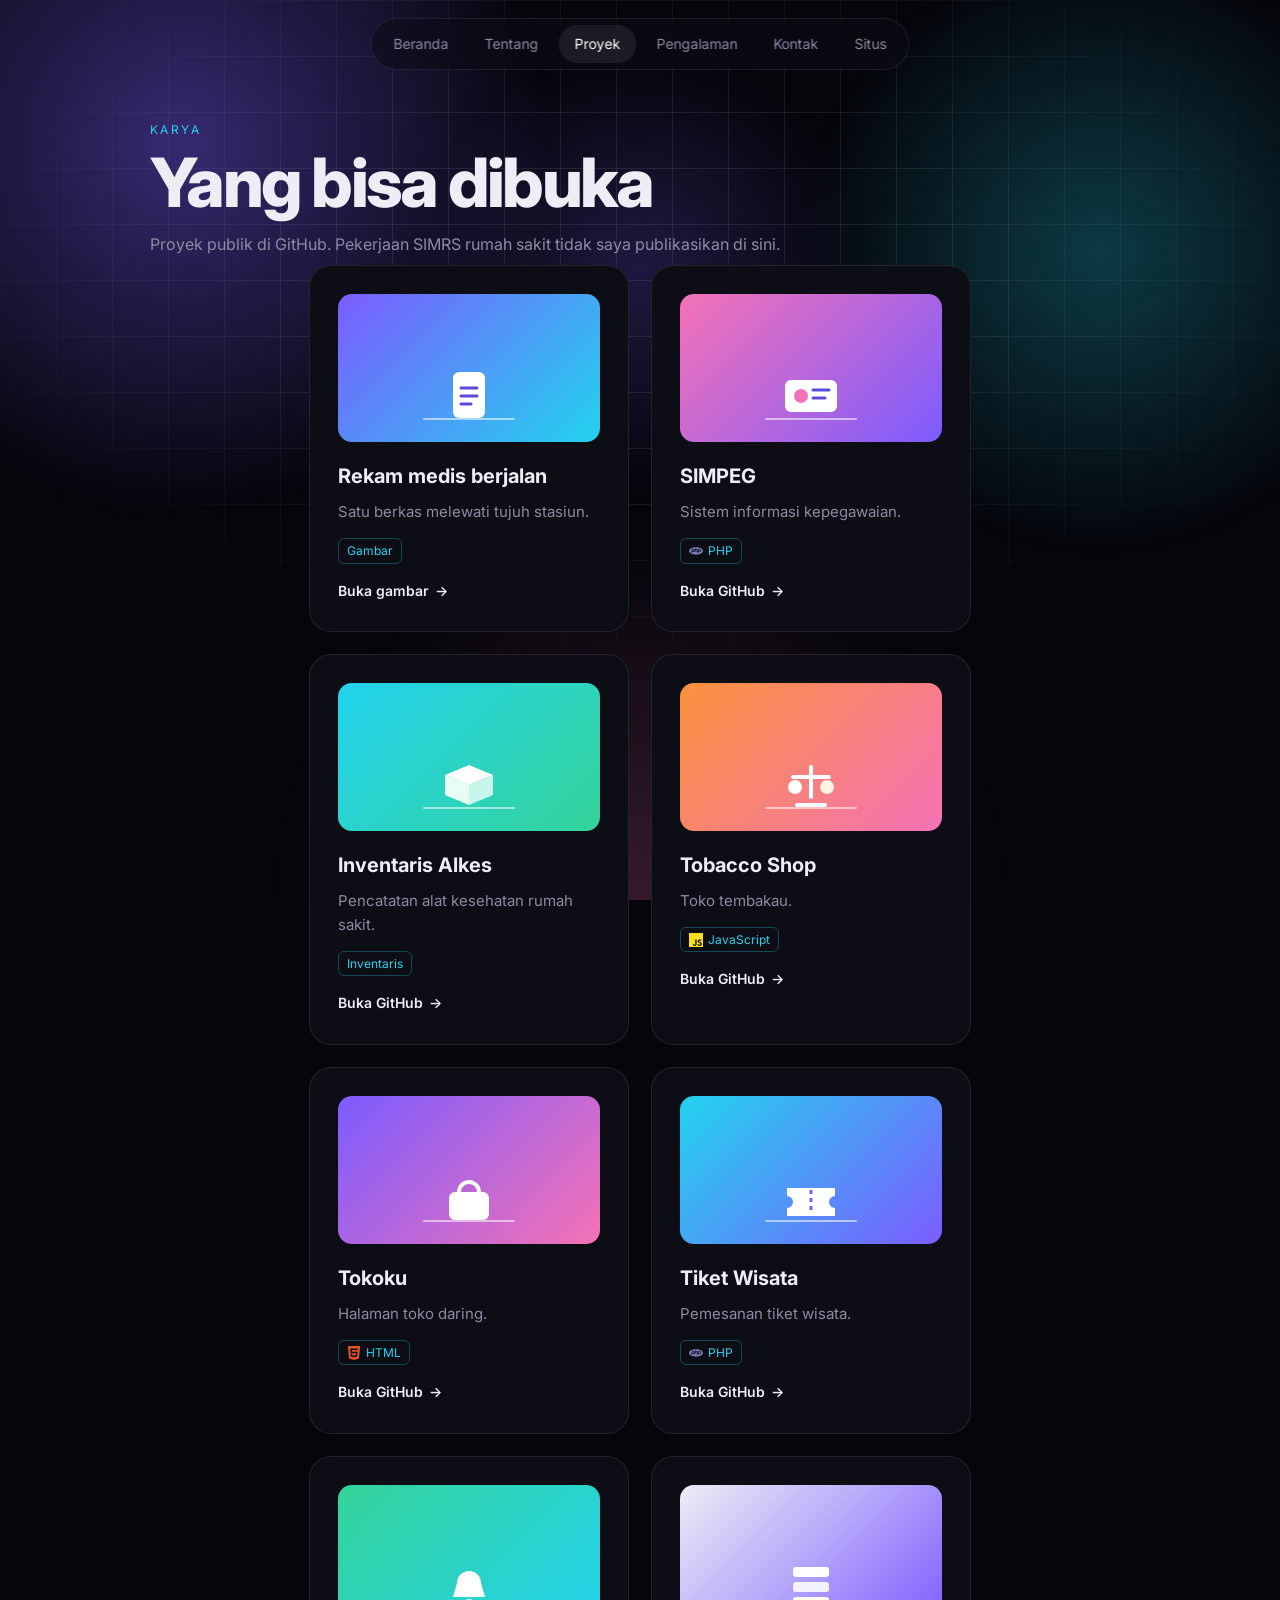
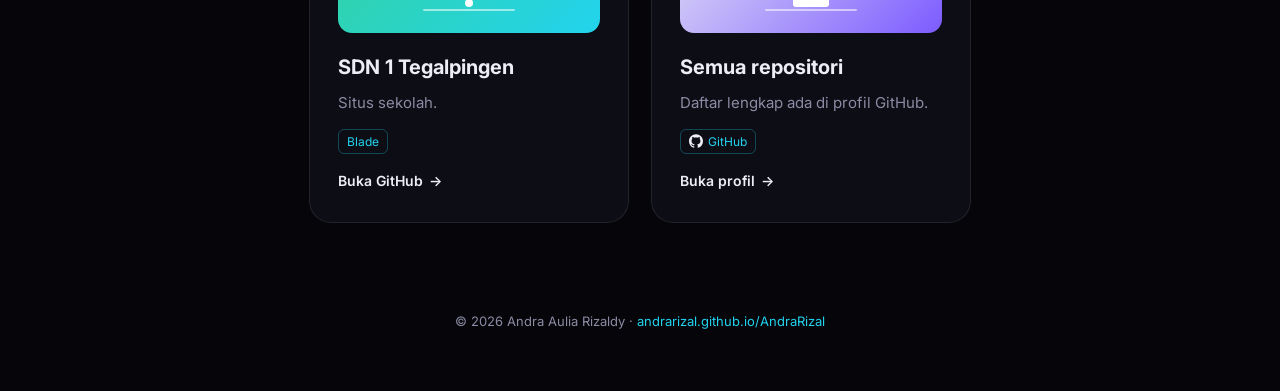
<file: docs/karya.html>
<!DOCTYPE html>
<html lang="id">
<head>
  <meta charset="utf-8" />
  <meta name="viewport" content="width=device-width, initial-scale=1" />
  <title>Karya — Andra Aulia Rizaldy</title>
  <meta name="description" content="Proyek publik Andra Aulia Rizaldy di GitHub. Pekerjaan SIMRS rumah sakit tidak dipublikasikan." />
  <meta name="theme-color" content="#05050a" />
  <link rel="canonical" href="https://andrarizal.github.io/AndraRizal/karya.html" />
  <link rel="icon" href="favicon.svg" type="image/svg+xml" />
  <link rel="preconnect" href="https://fonts.googleapis.com" />
  <link rel="preconnect" href="https://fonts.gstatic.com" crossorigin />
  <link href="https://fonts.googleapis.com/css2?family=Inter:wght@400;600;800&display=swap" rel="stylesheet" />
  <link rel="stylesheet" href="styles.css" />
</head>
<body>
  <div id="progress"></div>
  <div class="cursor" id="cursor"></div>
  <div class="aurora" aria-hidden="true"><i></i><i></i><i></i></div>
  <div class="bg-grid" aria-hidden="true"></div>
  <div class="spot" aria-hidden="true"></div>
  <a class="skip" href="#isi">Langsung ke isi</a>
  <nav class="dock" id="nav" aria-label="Utama">
    <a href="index.html#home">Beranda</a>
    <a href="tentang.html">Tentang</a>
    <a href="karya.html" aria-current="page">Proyek</a>
    <a href="index.html#experience">Pengalaman</a>
    <a href="index.html#contact">Kontak</a>
    <a href="https://andrarizal.github.io/AndraRizal/">Situs</a>
  </nav>

  <main class="page" id="isi">
    <p class="eyebrow">Karya</p>
    <h1 class="rv">Yang bisa dibuka</h1>
    <p class="intro rv">Proyek publik di GitHub. Pekerjaan SIMRS rumah sakit tidak saya publikasikan di sini.</p>
    <div class="projects">
      <a class="card tilt rv" style="--c1:#7c5cff;--c2:#22d3ee" href="rekam-medis.html"><div class="thumb"><span class="lane" aria-hidden="true"><i class="ico ico-file"></i></span></div><h3>Rekam medis berjalan</h3><p>Satu berkas melewati tujuh stasiun.</p><div class="tags"><span>Gambar</span></div><span class="go">Buka gambar <i>→</i></span></a>
      <a class="card tilt rv" style="--d:.08s;--c1:#f472b6;--c2:#7c5cff" href="https://github.com/Andrarizal/simpeg" target="_blank" rel="noopener noreferrer"><div class="thumb"><span class="lane" aria-hidden="true"><i class="ico ico-id"></i></span></div><h3>SIMPEG</h3><p>Sistem informasi kepegawaian.</p><div class="tags"><span data-i="php">PHP</span></div><span class="go">Buka GitHub <i>→</i></span></a>
      <a class="card tilt rv" style="--d:.16s;--c1:#22d3ee;--c2:#34d399" href="https://github.com/Andrarizal/inventory-alkes-rs" target="_blank" rel="noopener noreferrer"><div class="thumb"><span class="lane" aria-hidden="true"><i class="ico ico-box"></i></span></div><h3>Inventaris Alkes</h3><p>Pencatatan alat kesehatan rumah sakit.</p><div class="tags"><span>Inventaris</span></div><span class="go">Buka GitHub <i>→</i></span></a>
      <a class="card tilt rv" style="--d:.08s;--c1:#fb923c;--c2:#f472b6" href="https://github.com/Andrarizal/tobacco-shop" target="_blank" rel="noopener noreferrer"><div class="thumb"><span class="lane" aria-hidden="true"><i class="ico ico-scale"></i></span></div><h3>Tobacco Shop</h3><p>Toko tembakau.</p><div class="tags"><span data-i="js">JavaScript</span></div><span class="go">Buka GitHub <i>→</i></span></a>
      <a class="card tilt rv" style="--d:.16s;--c1:#7c5cff;--c2:#f472b6" href="https://github.com/Andrarizal/tokoku" target="_blank" rel="noopener noreferrer"><div class="thumb"><span class="lane" aria-hidden="true"><i class="ico ico-bag"></i></span></div><h3>Tokoku</h3><p>Halaman toko daring.</p><div class="tags"><span data-i="html">HTML</span></div><span class="go">Buka GitHub <i>→</i></span></a>
      <a class="card tilt rv" style="--d:.24s;--c1:#22d3ee;--c2:#7c5cff" href="https://github.com/Andrarizal/Tiket-Wisata" target="_blank" rel="noopener noreferrer"><div class="thumb"><span class="lane" aria-hidden="true"><i class="ico ico-ticket"></i></span></div><h3>Tiket Wisata</h3><p>Pemesanan tiket wisata.</p><div class="tags"><span data-i="php">PHP</span></div><span class="go">Buka GitHub <i>→</i></span></a>
      <a class="card tilt rv" style="--c1:#34d399;--c2:#22d3ee" href="https://github.com/Andrarizal/Website-SD-N-1-TegalPingen" target="_blank" rel="noopener noreferrer"><div class="thumb"><span class="lane" aria-hidden="true"><i class="ico ico-bell"></i></span></div><h3>SDN 1 Tegalpingen</h3><p>Situs sekolah.</p><div class="tags"><span>Blade</span></div><span class="go">Buka GitHub <i>→</i></span></a>
      <a class="card tilt rv" style="--d:.08s;--c1:#ededf5;--c2:#7c5cff" href="https://github.com/Andrarizal?tab=repositories" target="_blank" rel="noopener noreferrer"><div class="thumb"><span class="lane" aria-hidden="true"><i class="ico ico-stack"></i></span></div><h3>Semua repositori</h3><p>Daftar lengkap ada di profil GitHub.</p><div class="tags"><span data-i="github">GitHub</span></div><span class="go">Buka profil <i>→</i></span></a>
    </div>
  </main>
  <footer class="site-foot">© <span id="year">2026</span> Andra Aulia Rizaldy · <a href="https://andrarizal.github.io/AndraRizal/">andrarizal.github.io/AndraRizal</a></footer>
  <script src="script.js"></script>
</body>
</html>
</file>
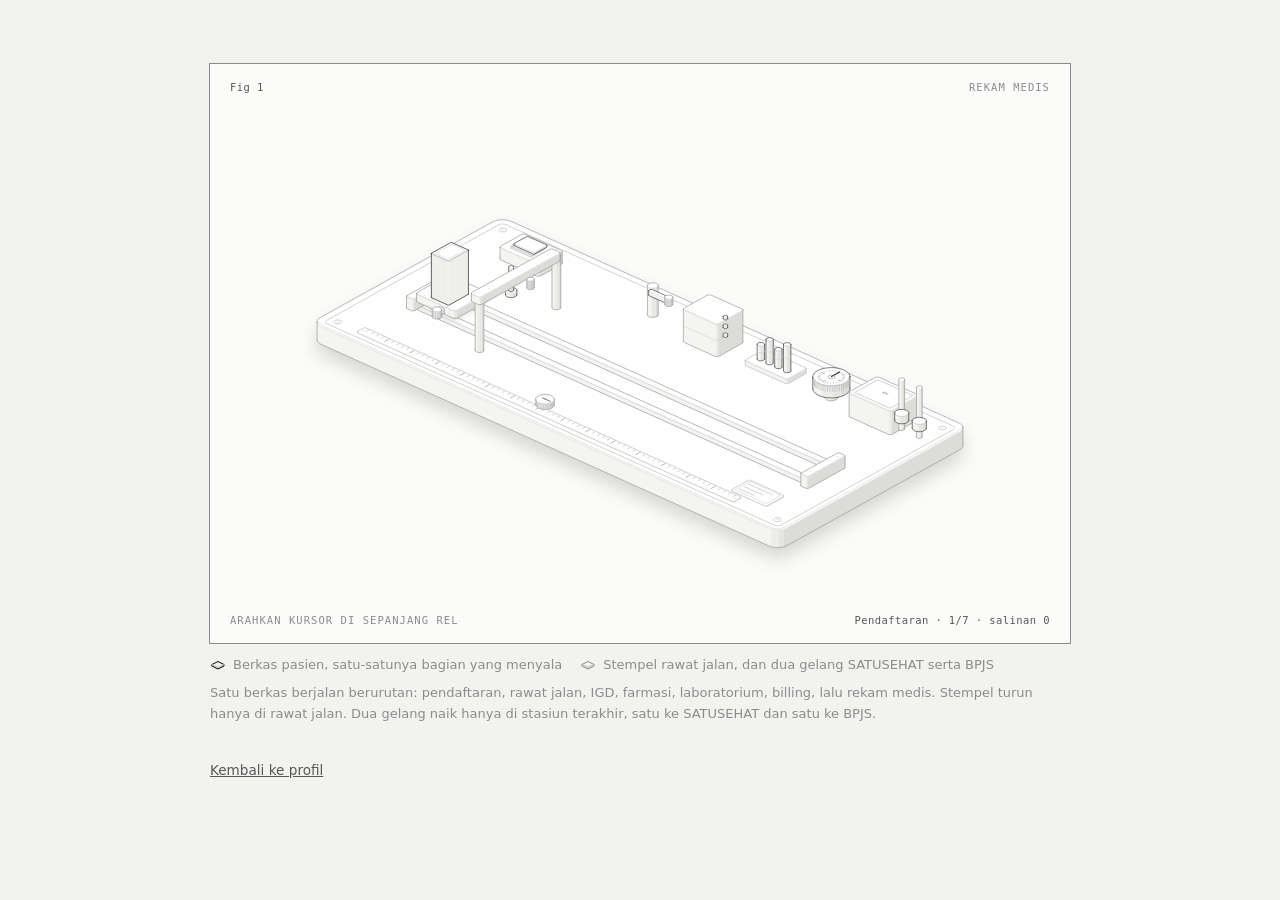
<file: docs/rekam-medis-light.html>
<!doctype html><html lang="en"><head><meta charset="utf-8"><meta name="viewport" content="width=device-width, initial-scale=1"><title>Rekam medis berjalan</title><style>
.iso{
  --anatomy-page:#0b0b0b;--anatomy-card:#131313;--anatomy-text:#a3a3a3;--anatomy-strong:#e6e6e6;--anatomy-muted:#6e6e6e;
  --anatomy-paper:#131313;--anatomy-face:#1b1b1b;--anatomy-top:#1c1c1c;
  --anatomy-shade-0:#0f0f0f;--anatomy-shade-1:#121212;--anatomy-shade-2:#151515;--anatomy-shade-3:#181818;
  --anatomy-lit-top:#262626;--anatomy-lit-shade:#1d1d1d;
  --anatomy-hi:#d4d4d4;--anatomy-mid:#6a6a6a;--anatomy-lo:#3e3e3e;--anatomy-faint:#2a2a2a;--anatomy-lit:#ffffff;
  --anatomy-halo:#050505;--anatomy-halo-opacity:.9;--anatomy-dot:#e6e6e6;
  --anatomy-red:#ff6b6b;--anatomy-green:#6be0a0;--anatomy-blue:#6b9bff;
  --anatomy-weight:.6px;--anatomy-ease:cubic-bezier(.32,.72,0,1);
  --anatomy-mono:ui-monospace,"SF Mono",Menlo,Consolas,monospace;
  --anatomy-lift:inset 0 1px 0 0 #ffffff0a,inset 0 0 0 1px #ffffff06,0 0 0 1px #00000026,0 1px 1px -.5px #00000014,0 3px 3px -1.5px #00000014,0 6px 6px -3px #00000014,0 12px 12px -6px #00000014;
}
.iso[data-theme="light"]{
  --anatomy-page:#f2f2ef;--anatomy-card:#fbfbfa;--anatomy-text:#57575a;--anatomy-strong:#18181a;--anatomy-muted:#8c8c90;
  --anatomy-paper:#fbfbfa;--anatomy-face:#ffffff;--anatomy-top:#ffffff;
  --anatomy-shade-0:#dcdcd9;--anatomy-shade-1:#e5e5e2;--anatomy-shade-2:#ededea;--anatomy-shade-3:#f4f4f1;
  --anatomy-lit-top:#ffffff;--anatomy-lit-shade:#eeeeeb;
  --anatomy-hi:#26262a;--anatomy-mid:#8a8a8f;--anatomy-lo:#b4b4b8;--anatomy-faint:#d4d4d6;--anatomy-lit:#000000;
  --anatomy-halo:#8a8a80;--anatomy-halo-opacity:.32;--anatomy-dot:#3a3a3e;
  --anatomy-red:#e5484d;--anatomy-green:#30a46c;--anatomy-blue:#3e63dd;
  --anatomy-lift:inset 0 1px 0 0 #ffffff,0 0 0 1px #0000000f,0 1px 1px -.5px #0000000a,0 3px 3px -1.5px #0000000a,0 6px 6px -3px #0000000a,0 12px 12px -6px #0000000a;
}
.iso-svg{display:block;width:100%;height:auto;overflow:visible}
.iso-svg path,.iso-svg circle{vector-effect:non-scaling-stroke}
.iso-fill{fill:var(--anatomy-paper);stroke:none}
.iso-solid[data-lit]>.iso-fill{fill:var(--anatomy-face)}
.iso-shade,.iso-top{stroke:none}
.iso-shade[data-shade="0"]{fill:var(--anatomy-shade-0)}
.iso-shade[data-shade="1"]{fill:var(--anatomy-shade-1)}
.iso-shade[data-shade="2"]{fill:var(--anatomy-shade-2)}
.iso-shade[data-shade="3"]{fill:var(--anatomy-shade-3)}
.iso-top{fill:var(--anatomy-top)}
.iso-solid[data-lit]>.iso-top{fill:var(--anatomy-lit-top)}
.iso-solid[data-lit]>.iso-shade{fill:var(--anatomy-lit-shade)}
.iso-solid[data-seamless]>.iso-shade,.iso-solid[data-seamless]>.iso-top{stroke-width:.4;stroke-linejoin:round}
.iso-solid[data-seamless]>.iso-shade[data-shade="0"]{stroke:var(--anatomy-shade-0)}
.iso-solid[data-seamless]>.iso-shade[data-shade="1"]{stroke:var(--anatomy-shade-1)}
.iso-solid[data-seamless]>.iso-shade[data-shade="2"]{stroke:var(--anatomy-shade-2)}
.iso-solid[data-seamless]>.iso-shade[data-shade="3"]{stroke:var(--anatomy-shade-3)}
.iso-solid[data-seamless]>.iso-top{stroke:var(--anatomy-top)}
.iso-solid[data-seamless][data-lit]>.iso-top{stroke:var(--anatomy-lit-top)}
.iso-solid[data-seamless][data-lit]>.iso-shade{stroke:var(--anatomy-lit-shade)}
.iso-solid[data-lit]>.iso-edge{stroke:var(--anatomy-lit)}
.iso-halo{fill:var(--anatomy-halo);stroke:none;filter:blur(9px);opacity:var(--anatomy-halo-opacity);transform:translateY(3px)}
.iso-line{fill:none;stroke:var(--anatomy-lo);stroke-width:var(--anatomy-weight);stroke-linecap:round;stroke-linejoin:round}
.iso-line[data-tone="hi"]{stroke:var(--anatomy-hi)}
.iso-line[data-tone="mid"]{stroke:var(--anatomy-mid)}
.iso-line[data-tone="lo"]{stroke:var(--anatomy-lo)}
.iso-line[data-tone="faint"]{stroke:var(--anatomy-faint)}
.iso-line[data-tone="lit"]{stroke:var(--anatomy-lit)}
.iso-line[data-tone="red"]{stroke:var(--anatomy-red)}
.iso-line[data-tone="green"]{stroke:var(--anatomy-green)}
.iso-line[data-tone="blue"]{stroke:var(--anatomy-blue)}
.iso-line[data-dotted]{stroke-dasharray:.01 3.5;stroke-width:1}
.iso-line[data-dashed]{stroke-dasharray:3 3}
.iso-line[data-flow]{stroke-dasharray:2 6}
.iso-wire-end{fill:var(--anatomy-paper);stroke:var(--anatomy-lo);stroke-width:var(--anatomy-weight)}
.iso-wire[data-tone="hi"] .iso-wire-end{stroke:var(--anatomy-hi)}
.iso-wire[data-tone="mid"] .iso-wire-end{stroke:var(--anatomy-mid)}
.iso-wire[data-tone="faint"] .iso-wire-end{stroke:var(--anatomy-faint)}
.iso-wire[data-tone="lit"] .iso-wire-end{stroke:var(--anatomy-lit)}
.iso-dots circle{fill:var(--anatomy-dot);stroke:none;opacity:.32}
.iso-dots[data-tone="hi"] circle{opacity:.85}
.iso-dots[data-tone="mid"] circle{opacity:.45}
.iso-dots[data-tone="lo"] circle{opacity:.22}
.iso-dots[data-tone="faint"] circle{opacity:.12}
.iso-face-text{fill:var(--anatomy-mid);font-family:var(--anatomy-mono);letter-spacing:.04em}
.iso-face-text[data-tone="hi"]{fill:var(--anatomy-hi)}
.iso-face-text[data-tone="lo"]{fill:var(--anatomy-lo)}
.iso-face-text[data-tone="faint"]{fill:var(--anatomy-faint)}
.tb-body{fill:var(--anatomy-shade-2);stroke:none}
.tb-shine{fill:var(--anatomy-top);stroke:none}
.tb-shade{fill:var(--anatomy-shade-0);stroke:none}
.tb-ring{fill:none;stroke:var(--anatomy-lo);stroke-width:.45;stroke-linecap:butt;stroke-linejoin:round}
.tb-ring[data-tone="mid"]{stroke:var(--anatomy-mid)}
.tb-ring[data-tone="faint"]{stroke:var(--anatomy-faint)}
.tb-ring[data-tone="hi"]{stroke:var(--anatomy-hi)}
@keyframes iso-flow{to{stroke-dashoffset:-32}}
@keyframes iso-pulse{0%,100%{opacity:.18}12%{opacity:1}40%{opacity:.18}}
.iso-line[data-flow]{animation:iso-flow 1600ms linear infinite}
.iso-dots circle[data-pulse]{animation:iso-pulse 1600ms steps(1,end) infinite;animation-delay:var(--pulse-at,0ms)}
.iso-figure{margin:32px 0 36px}
.iso-plate{position:relative;padding:52px 24px;border-radius:0;background:var(--anatomy-card);box-shadow:0 0 0 1px var(--anatomy-mid);--anatomy-paper:var(--anatomy-card)}
.iso-plate-corners{position:absolute;inset:18px 20px;pointer-events:none}
.iso-plate-corner{position:absolute;color:var(--anatomy-muted);font-family:var(--anatomy-mono);font-size:10.5px;line-height:1;letter-spacing:.04em;white-space:nowrap}
.iso-plate-corner[data-corner="fig"]{top:0;left:0;color:var(--anatomy-text)}
.iso-plate-corner[data-corner="title"]{top:0;right:0;text-transform:uppercase;letter-spacing:.1em}
.iso-plate-corner[data-corner="hint"]{bottom:0;left:0;text-transform:uppercase;letter-spacing:.1em}
.iso-plate-corner[data-corner="readout"]{right:0;bottom:0;color:var(--anatomy-text);font-variant-numeric:tabular-nums}
.iso-plate .iso-svg{margin:0 auto}
.iso-legend{display:grid;gap:8px;margin-top:12px;color:var(--anatomy-muted);font-size:13px;line-height:1.55}
.iso-keys{display:flex;flex-wrap:wrap;gap:6px 18px}
.iso-key{display:inline-flex;align-items:center;gap:7px}
.iso-swatch{width:16px;height:10px;flex:none;overflow:visible}
.iso-swatch path{fill:none;stroke:var(--anatomy-hi);stroke-width:1;vector-effect:non-scaling-stroke;stroke-linejoin:round;stroke-linecap:round}
.iso-swatch[data-mark="raised"] path,.iso-swatch[data-mark="flat"] path{stroke:var(--anatomy-mid)}
.iso-swatch[data-mark="lit"] path{stroke:var(--anatomy-lit)}
.iso-swatch[data-mark="dim"] path{stroke:var(--anatomy-lo)}
.iso-swatch[data-mark="dotted"] path{stroke-dasharray:.01 3;stroke-width:1.4}
.iso-swatch[data-mark="dashed"] path{stroke-dasharray:3 2.5}
.iso-swatch[data-mark="red"] path{stroke:var(--anatomy-red)}
.iso-swatch[data-mark="green"] path{stroke:var(--anatomy-green)}
.iso-swatch[data-mark="blue"] path{stroke:var(--anatomy-blue)}
.iso-swatch-crease{stroke:var(--anatomy-lo)!important}
@media (max-width:560px){.iso-plate{padding:48px 12px 70px}.iso-plate-corner[data-corner="hint"]{bottom:18px}}
@media (prefers-reduced-motion:reduce){.iso-line[data-flow],.iso-dots circle[data-pulse]{animation:none}}

*{box-sizing:border-box}
html{color-scheme:dark}
body[data-theme="light"]{color-scheme:light}
body{margin:0;background:var(--anatomy-page);color:var(--anatomy-text);font:14px/1.6 ui-sans-serif,system-ui,-apple-system,"Segoe UI",sans-serif;-webkit-font-smoothing:antialiased}
.iso-page{width:min(860px,100% - 32px);margin:64px auto 96px}
</style></head><body class="iso" data-theme="light"><main class="iso-page"><figure class="iso-figure"><div class="iso-plate"><div class="iso-plate-corners" aria-hidden="true"><span class="iso-plate-corner" data-corner="fig">Fig 1</span><span class="iso-plate-corner" data-corner="title">Rekam medis</span><span class="iso-plate-corner" data-corner="hint">Arahkan kursor di sepanjang rel</span><span class="iso-plate-corner" data-corner="readout" data-readout>Pendaftaran · 1/7 · salinan 0</span></div><div class="iso-stage" tabindex="0" role="slider" aria-label="Rel rekam medis. Tombol panah memindahkan berkas dari stasiun ke stasiun." aria-valuemin="1" aria-valuemax="7" aria-valuenow="1"><svg xmlns="http://www.w3.org/2000/svg" class="iso-svg" viewBox="0 0 820 480" role="img" aria-label="A records bench. One patient chart rides a rail through registration, outpatient, emergency, pharmacy, laboratory, billing and the medical record. A stamp drops at the outpatient stop. Two collars rise, one for SATUSEHAT and one for BPJS, only when the chart sits at the record."><path class="iso-halo" d="M83.9 215.7L84 214.4L84.6 213.1L85.8 211.9L87.4 210.8L260.9 114.4L262.9 113.5L265.2 112.8L267.7 112.4L270.3 112.2L273 112.3L275.6 112.6L278 113.1L280.2 113.9L731.6 317.2L733.4 318.2L734.8 319.3L735.7 320.6L736.1 321.9L736.1 339.6L736 341L735.4 342.3L734.2 343.5L732.6 344.6L559.1 440.9L557.1 441.8L554.8 442.5L552.3 443L549.7 443.2L547 443.1L544.4 442.8L542 442.2L539.8 441.4L88.4 238.2L86.6 237.2L85.2 236.1L84.3 234.8L83.9 233.5Z"/><g class="iso-solid"><path class="iso-fill" d="M261.2 153.3L261.6 152L262.6 150.7L264.2 149.7L266.2 148.8L268.5 148.1L271.1 147.8L273.8 147.7L276.4 147.9L278.9 148.4L281.1 149.2L282.8 150.2L284.1 151.4L284.9 152.7L285 154L285 156.4L284.5 157.7L283.5 158.9L282 160L280 160.9L277.6 161.5L275 161.9L272.4 162L269.7 161.8L267.3 161.2L265.1 160.5L263.3 159.5L262 158.3L261.3 157L261.2 155.7Z"/><path class="iso-shade" data-shade="0" d="M282 160L280 160.9L280 158.5L282 157.7ZM285 156.4L284.5 157.7L284.5 155.3L285 154ZM284.5 157.7L283.5 158.9L283.5 156.6L284.5 155.3ZM283.5 158.9L282 160L282 157.7L283.5 156.6Z"/><path class="iso-shade" data-shade="1" d="M280 160.9L277.6 161.5L277.6 159.2L280 158.5ZM277.6 161.5L275 161.9L275 159.5L277.6 159.2ZM275 161.9L272.4 162L272.4 159.6L275 159.5Z"/><path class="iso-shade" data-shade="2" d="M272.4 162L269.7 161.8L269.7 159.4L272.4 159.6ZM269.7 161.8L267.3 161.2L267.3 158.9L269.7 159.4Z"/><path class="iso-shade" data-shade="3" d="M267.3 161.2L265.1 160.5L265.1 158.1L267.3 158.9ZM265.1 160.5L263.3 159.5L263.3 157.1L265.1 158.1ZM263.3 159.5L262 158.3L262 155.9L263.3 157.1ZM262 158.3L261.3 157L261.3 154.6L262 155.9ZM261.3 157L261.2 155.7L261.2 153.3L261.3 154.6Z"/><path class="iso-top" d="M282 157.7L280 158.5L277.6 159.2L275 159.5L272.4 159.6L269.7 159.4L267.3 158.9L265.1 158.1L263.3 157.1L262 155.9L261.3 154.6L261.2 153.3L261.6 152L262.6 150.7L264.2 149.7L266.2 148.8L268.5 148.1L271.1 147.8L273.8 147.7L276.4 147.9L278.9 148.4L281.1 149.2L282.8 150.2L284.1 151.4L284.9 152.7L285 154L284.5 155.3L283.5 156.6Z"/><path class="iso-line iso-crease" data-tone="faint" d="M285 154L284.5 155.3L283.5 156.6L282 157.7L280 158.5L277.6 159.2L275 159.5L272.4 159.6L269.7 159.4L267.3 158.9L265.1 158.1L263.3 157.1L262 155.9L261.3 154.6L261.2 153.3"/><path class="iso-line iso-edge" data-tone="lo" d="M261.2 153.3L261.6 152L262.6 150.7L264.2 149.7L266.2 148.8L268.5 148.1L271.1 147.8L273.8 147.7L276.4 147.9L278.9 148.4L281.1 149.2L282.8 150.2L284.1 151.4L284.9 152.7L285 154M285 156.4L284.5 157.7L283.5 158.9L282 160L280 160.9L277.6 161.5L275 161.9L272.4 162L269.7 161.8L267.3 161.2L265.1 160.5L263.3 159.5L262 158.3L261.3 157L261.2 155.7M261.2 153.3L261.2 155.7M285 154L285 156.4"/></g><g class="iso-solid"><path class="iso-fill" d="M263.9 148.4L264.2 147.3L265 146.4L266.2 145.5L267.8 144.9L269.6 144.4L271.6 144.1L273.6 144L275.7 144.2L277.6 144.6L279.2 145.2L280.6 146L281.6 146.9L282.2 147.9L282.3 148.9L282.3 153.9L281.9 154.9L281.1 155.9L279.9 156.7L278.4 157.4L276.6 157.9L274.6 158.2L272.5 158.3L270.5 158.1L268.6 157.7L266.9 157.1L265.5 156.3L264.5 155.4L264 154.4L263.9 153.4Z"/><path class="iso-shade" data-shade="0" d="M279.9 156.7L278.4 157.4L278.4 152.4L279.9 151.7ZM282.3 153.9L281.9 154.9L281.9 149.9L282.3 148.9ZM281.9 154.9L281.1 155.9L281.1 150.9L281.9 149.9ZM281.1 155.9L279.9 156.7L279.9 151.7L281.1 150.9Z"/><path class="iso-shade" data-shade="1" d="M278.4 157.4L276.6 157.9L276.6 152.9L278.4 152.4ZM276.6 157.9L274.6 158.2L274.6 153.2L276.6 152.9ZM274.6 158.2L272.5 158.3L272.5 153.2L274.6 153.2Z"/><path class="iso-shade" data-shade="2" d="M272.5 158.3L270.5 158.1L270.5 153.1L272.5 153.2ZM270.5 158.1L268.6 157.7L268.6 152.7L270.5 153.1Z"/><path class="iso-shade" data-shade="3" d="M268.6 157.7L266.9 157.1L266.9 152.1L268.6 152.7ZM266.9 157.1L265.5 156.3L265.5 151.3L266.9 152.1ZM265.5 156.3L264.5 155.4L264.5 150.4L265.5 151.3ZM264.5 155.4L264 154.4L264 149.4L264.5 150.4ZM264 154.4L263.9 153.4L263.9 148.4L264 149.4Z"/><path class="iso-top" d="M279.9 151.7L278.4 152.4L276.6 152.9L274.6 153.2L272.5 153.2L270.5 153.1L268.6 152.7L266.9 152.1L265.5 151.3L264.5 150.4L264 149.4L263.9 148.4L264.2 147.3L265 146.4L266.2 145.5L267.8 144.9L269.6 144.4L271.6 144.1L273.6 144L275.7 144.2L277.6 144.6L279.2 145.2L280.6 146L281.6 146.9L282.2 147.9L282.3 148.9L281.9 149.9L281.1 150.9Z"/><path class="iso-line iso-crease" data-tone="faint" d="M282.3 148.9L281.9 149.9L281.1 150.9L279.9 151.7L278.4 152.4L276.6 152.9L274.6 153.2L272.5 153.2L270.5 153.1L268.6 152.7L266.9 152.1L265.5 151.3L264.5 150.4L264 149.4L263.9 148.4"/><path class="iso-line iso-edge" data-tone="mid" d="M263.9 148.4L264.2 147.3L265 146.4L266.2 145.5L267.8 144.9L269.6 144.4L271.6 144.1L273.6 144L275.7 144.2L277.6 144.6L279.2 145.2L280.6 146L281.6 146.9L282.2 147.9L282.3 148.9M282.3 153.9L281.9 154.9L281.1 155.9L279.9 156.7L278.4 157.4L276.6 157.9L274.6 158.2L272.5 158.3L270.5 158.1L268.6 157.7L266.9 157.1L265.5 156.3L264.5 155.4L264 154.4L263.9 153.4M263.9 148.4L263.9 153.4M282.3 148.9L282.3 153.9"/></g><g class="iso-solid"><path class="iso-fill" d="M124.1 229.4L124.6 228.1L125.6 226.8L127.2 225.7L129.2 224.9L131.5 224.2L134.1 223.9L136.8 223.8L139.4 224L141.9 224.5L144 225.3L145.8 226.3L147.1 227.5L147.8 228.8L148 230.1L148 232.5L147.5 233.8L146.5 235L144.9 236.1L142.9 237L140.6 237.6L138 238L135.3 238.1L132.7 237.8L130.2 237.3L128.1 236.5L126.3 235.5L125 234.4L124.3 233.1L124.1 231.7Z"/><path class="iso-shade" data-shade="0" d="M144.9 236.1L142.9 237L142.9 234.6L144.9 233.7ZM148 232.5L147.5 233.8L147.5 231.4L148 230.1ZM147.5 233.8L146.5 235L146.5 232.7L147.5 231.4ZM146.5 235L144.9 236.1L144.9 233.7L146.5 232.7Z"/><path class="iso-shade" data-shade="1" d="M142.9 237L140.6 237.6L140.6 235.3L142.9 234.6ZM140.6 237.6L138 238L138 235.6L140.6 235.3ZM138 238L135.3 238.1L135.3 235.7L138 235.6Z"/><path class="iso-shade" data-shade="2" d="M135.3 238.1L132.7 237.8L132.7 235.5L135.3 235.7ZM132.7 237.8L130.2 237.3L130.2 235L132.7 235.5Z"/><path class="iso-shade" data-shade="3" d="M130.2 237.3L128.1 236.5L128.1 234.2L130.2 235ZM128.1 236.5L126.3 235.5L126.3 233.2L128.1 234.2ZM126.3 235.5L125 234.4L125 232L126.3 233.2ZM125 234.4L124.3 233.1L124.3 230.7L125 232ZM124.3 233.1L124.1 231.7L124.1 229.4L124.3 230.7Z"/><path class="iso-top" d="M144.9 233.7L142.9 234.6L140.6 235.3L138 235.6L135.3 235.7L132.7 235.5L130.2 235L128.1 234.2L126.3 233.2L125 232L124.3 230.7L124.1 229.4L124.6 228.1L125.6 226.8L127.2 225.7L129.2 224.9L131.5 224.2L134.1 223.9L136.8 223.8L139.4 224L141.9 224.5L144 225.3L145.8 226.3L147.1 227.5L147.8 228.8L148 230.1L147.5 231.4L146.5 232.7Z"/><path class="iso-line iso-crease" data-tone="faint" d="M148 230.1L147.5 231.4L146.5 232.7L144.9 233.7L142.9 234.6L140.6 235.3L138 235.6L135.3 235.7L132.7 235.5L130.2 235L128.1 234.2L126.3 233.2L125 232L124.3 230.7L124.1 229.4"/><path class="iso-line iso-edge" data-tone="lo" d="M124.1 229.4L124.6 228.1L125.6 226.8L127.2 225.7L129.2 224.9L131.5 224.2L134.1 223.9L136.8 223.8L139.4 224L141.9 224.5L144 225.3L145.8 226.3L147.1 227.5L147.8 228.8L148 230.1M148 232.5L147.5 233.8L146.5 235L144.9 236.1L142.9 237L140.6 237.6L138 238L135.3 238.1L132.7 237.8L130.2 237.3L128.1 236.5L126.3 235.5L125 234.4L124.3 233.1L124.1 231.7M124.1 229.4L124.1 231.7M148 230.1L148 232.5"/></g><g class="iso-solid"><path class="iso-fill" d="M126.9 224.4L127.2 223.4L128 222.5L129.2 221.6L130.8 221L132.6 220.5L134.5 220.2L136.6 220.1L138.6 220.3L140.5 220.7L142.2 221.3L143.6 222.1L144.6 223L145.1 224L145.3 225L145.3 230L144.9 231L144.1 232L142.9 232.8L141.4 233.5L139.6 234L137.6 234.3L135.5 234.3L133.5 234.2L131.6 233.8L129.9 233.2L128.5 232.4L127.5 231.5L127 230.5L126.9 229.5Z"/><path class="iso-shade" data-shade="0" d="M142.9 232.8L141.4 233.5L141.4 228.5L142.9 227.8ZM145.3 230L144.9 231L144.9 226L145.3 225ZM144.9 231L144.1 232L144.1 227L144.9 226ZM144.1 232L142.9 232.8L142.9 227.8L144.1 227Z"/><path class="iso-shade" data-shade="1" d="M141.4 233.5L139.6 234L139.6 229L141.4 228.5ZM139.6 234L137.6 234.3L137.6 229.3L139.6 229ZM137.6 234.3L135.5 234.3L135.5 229.3L137.6 229.3Z"/><path class="iso-shade" data-shade="2" d="M135.5 234.3L133.5 234.2L133.5 229.1L135.5 229.3ZM133.5 234.2L131.6 233.8L131.6 228.7L133.5 229.1Z"/><path class="iso-shade" data-shade="3" d="M131.6 233.8L129.9 233.2L129.9 228.1L131.6 228.7ZM129.9 233.2L128.5 232.4L128.5 227.4L129.9 228.1ZM128.5 232.4L127.5 231.5L127.5 226.5L128.5 227.4ZM127.5 231.5L127 230.5L127 225.5L127.5 226.5ZM127 230.5L126.9 229.5L126.9 224.4L127 225.5Z"/><path class="iso-top" d="M142.9 227.8L141.4 228.5L139.6 229L137.6 229.3L135.5 229.3L133.5 229.1L131.6 228.7L129.9 228.1L128.5 227.4L127.5 226.5L127 225.5L126.9 224.4L127.2 223.4L128 222.5L129.2 221.6L130.8 221L132.6 220.5L134.5 220.2L136.6 220.1L138.6 220.3L140.5 220.7L142.2 221.3L143.6 222.1L144.6 223L145.1 224L145.3 225L144.9 226L144.1 227Z"/><path class="iso-line iso-crease" data-tone="faint" d="M145.3 225L144.9 226L144.1 227L142.9 227.8L141.4 228.5L139.6 229L137.6 229.3L135.5 229.3L133.5 229.1L131.6 228.7L129.9 228.1L128.5 227.4L127.5 226.5L127 225.5L126.9 224.4"/><path class="iso-line iso-edge" data-tone="mid" d="M126.9 224.4L127.2 223.4L128 222.5L129.2 221.6L130.8 221L132.6 220.5L134.5 220.2L136.6 220.1L138.6 220.3L140.5 220.7L142.2 221.3L143.6 222.1L144.6 223L145.1 224L145.3 225M145.3 230L144.9 231L144.1 232L142.9 232.8L141.4 233.5L139.6 234L137.6 234.3L135.5 234.3L133.5 234.2L131.6 233.8L129.9 233.2L128.5 232.4L127.5 231.5L127 230.5L126.9 229.5M126.9 224.4L126.9 229.5M145.3 225L145.3 230"/></g><g class="iso-solid"><path class="iso-fill" d="M672 338.3L672.5 337L673.5 335.7L675.1 334.6L677.1 333.7L679.4 333.1L682 332.7L684.7 332.7L687.3 332.9L689.8 333.4L691.9 334.2L693.7 335.2L695 336.4L695.7 337.7L695.9 339L695.9 341.4L695.4 342.7L694.4 343.9L692.8 345L690.8 345.9L688.5 346.5L685.9 346.9L683.2 347L680.6 346.7L678.1 346.2L676 345.4L674.2 344.4L672.9 343.3L672.2 342L672 340.6Z"/><path class="iso-shade" data-shade="0" d="M692.8 345L690.8 345.9L690.8 343.5L692.8 342.6ZM695.9 341.4L695.4 342.7L695.4 340.3L695.9 339ZM695.4 342.7L694.4 343.9L694.4 341.5L695.4 340.3ZM694.4 343.9L692.8 345L692.8 342.6L694.4 341.5Z"/><path class="iso-shade" data-shade="1" d="M690.8 345.9L688.5 346.5L688.5 344.2L690.8 343.5ZM688.5 346.5L685.9 346.9L685.9 344.5L688.5 344.2ZM685.9 346.9L683.2 347L683.2 344.6L685.9 344.5Z"/><path class="iso-shade" data-shade="2" d="M683.2 347L680.6 346.7L680.6 344.4L683.2 344.6ZM680.6 346.7L678.1 346.2L678.1 343.8L680.6 344.4Z"/><path class="iso-shade" data-shade="3" d="M678.1 346.2L676 345.4L676 343.1L678.1 343.8ZM676 345.4L674.2 344.4L674.2 342.1L676 343.1ZM674.2 344.4L672.9 343.3L672.9 340.9L674.2 342.1ZM672.9 343.3L672.2 342L672.2 339.6L672.9 340.9ZM672.2 342L672 340.6L672 338.3L672.2 339.6Z"/><path class="iso-top" d="M692.8 342.6L690.8 343.5L688.5 344.2L685.9 344.5L683.2 344.6L680.6 344.4L678.1 343.8L676 343.1L674.2 342.1L672.9 340.9L672.2 339.6L672 338.3L672.5 337L673.5 335.7L675.1 334.6L677.1 333.7L679.4 333.1L682 332.7L684.7 332.7L687.3 332.9L689.8 333.4L691.9 334.2L693.7 335.2L695 336.4L695.7 337.7L695.9 339L695.4 340.3L694.4 341.5Z"/><path class="iso-line iso-crease" data-tone="faint" d="M695.9 339L695.4 340.3L694.4 341.5L692.8 342.6L690.8 343.5L688.5 344.2L685.9 344.5L683.2 344.6L680.6 344.4L678.1 343.8L676 343.1L674.2 342.1L672.9 340.9L672.2 339.6L672 338.3"/><path class="iso-line iso-edge" data-tone="lo" d="M672 338.3L672.5 337L673.5 335.7L675.1 334.6L677.1 333.7L679.4 333.1L682 332.7L684.7 332.7L687.3 332.9L689.8 333.4L691.9 334.2L693.7 335.2L695 336.4L695.7 337.7L695.9 339M695.9 341.4L695.4 342.7L694.4 343.9L692.8 345L690.8 345.9L688.5 346.5L685.9 346.9L683.2 347L680.6 346.7L678.1 346.2L676 345.4L674.2 344.4L672.9 343.3L672.2 342L672 340.6M672 338.3L672 340.6M695.9 339L695.9 341.4"/></g><g class="iso-solid"><path class="iso-fill" d="M674.7 333.3L675.1 332.3L675.9 331.4L677.1 330.5L678.6 329.8L680.4 329.3L682.4 329.1L684.5 329L686.5 329.2L688.4 329.6L690.1 330.2L691.5 331L692.5 331.9L693 332.9L693.1 333.9L693.1 338.9L692.8 339.9L692 340.9L690.8 341.7L689.2 342.4L687.4 342.9L685.5 343.2L683.4 343.2L681.4 343.1L679.5 342.7L677.8 342.1L676.4 341.3L675.4 340.4L674.9 339.4L674.7 338.4Z"/><path class="iso-shade" data-shade="0" d="M690.8 341.7L689.2 342.4L689.2 337.4L690.8 336.7ZM693.1 338.9L692.8 339.9L692.8 334.9L693.1 333.9ZM692.8 339.9L692 340.9L692 335.8L692.8 334.9ZM692 340.9L690.8 341.7L690.8 336.7L692 335.8Z"/><path class="iso-shade" data-shade="1" d="M689.2 342.4L687.4 342.9L687.4 337.9L689.2 337.4ZM687.4 342.9L685.5 343.2L685.5 338.2L687.4 337.9ZM685.5 343.2L683.4 343.2L683.4 338.2L685.5 338.2Z"/><path class="iso-shade" data-shade="2" d="M683.4 343.2L681.4 343.1L681.4 338L683.4 338.2ZM681.4 343.1L679.5 342.7L679.5 337.6L681.4 338Z"/><path class="iso-shade" data-shade="3" d="M679.5 342.7L677.8 342.1L677.8 337L679.5 337.6ZM677.8 342.1L676.4 341.3L676.4 336.3L677.8 337ZM676.4 341.3L675.4 340.4L675.4 335.4L676.4 336.3ZM675.4 340.4L674.9 339.4L674.9 334.4L675.4 335.4ZM674.9 339.4L674.7 338.4L674.7 333.3L674.9 334.4Z"/><path class="iso-top" d="M690.8 336.7L689.2 337.4L687.4 337.9L685.5 338.2L683.4 338.2L681.4 338L679.5 337.6L677.8 337L676.4 336.3L675.4 335.4L674.9 334.4L674.7 333.3L675.1 332.3L675.9 331.4L677.1 330.5L678.6 329.8L680.4 329.3L682.4 329.1L684.5 329L686.5 329.2L688.4 329.6L690.1 330.2L691.5 331L692.5 331.9L693 332.9L693.1 333.9L692.8 334.9L692 335.8Z"/><path class="iso-line iso-crease" data-tone="faint" d="M693.1 333.9L692.8 334.9L692 335.8L690.8 336.7L689.2 337.4L687.4 337.9L685.5 338.2L683.4 338.2L681.4 338L679.5 337.6L677.8 337L676.4 336.3L675.4 335.4L674.9 334.4L674.7 333.3"/><path class="iso-line iso-edge" data-tone="mid" d="M674.7 333.3L675.1 332.3L675.9 331.4L677.1 330.5L678.6 329.8L680.4 329.3L682.4 329.1L684.5 329L686.5 329.2L688.4 329.6L690.1 330.2L691.5 331L692.5 331.9L693 332.9L693.1 333.9M693.1 338.9L692.8 339.9L692 340.9L690.8 341.7L689.2 342.4L687.4 342.9L685.5 343.2L683.4 343.2L681.4 343.1L679.5 342.7L677.8 342.1L676.4 341.3L675.4 340.4L674.9 339.4L674.7 338.4M674.7 333.3L674.7 338.4M693.1 333.9L693.1 338.9"/></g><g class="iso-solid"><path class="iso-fill" d="M535 414.4L535.5 413L536.5 411.8L538 410.7L540 409.8L542.4 409.2L545 408.8L547.6 408.8L550.3 409L552.7 409.5L554.9 410.3L556.7 411.3L558 412.5L558.7 413.7L558.8 415.1L558.8 417.4L558.4 418.8L557.4 420L555.8 421.1L553.8 422L551.5 422.6L548.9 423L546.2 423L543.6 422.8L541.1 422.3L538.9 421.5L537.2 420.5L535.9 419.3L535.1 418.1L535 416.7Z"/><path class="iso-shade" data-shade="0" d="M555.8 421.1L553.8 422L553.8 419.6L555.8 418.7ZM558.8 417.4L558.4 418.8L558.4 416.4L558.8 415.1ZM558.4 418.8L557.4 420L557.4 417.6L558.4 416.4ZM557.4 420L555.8 421.1L555.8 418.7L557.4 417.6Z"/><path class="iso-shade" data-shade="1" d="M553.8 422L551.5 422.6L551.5 420.2L553.8 419.6ZM551.5 422.6L548.9 423L548.9 420.6L551.5 420.2ZM548.9 423L546.2 423L546.2 420.7L548.9 420.6Z"/><path class="iso-shade" data-shade="2" d="M546.2 423L543.6 422.8L543.6 420.4L546.2 420.7ZM543.6 422.8L541.1 422.3L541.1 419.9L543.6 420.4Z"/><path class="iso-shade" data-shade="3" d="M541.1 422.3L538.9 421.5L538.9 419.2L541.1 419.9ZM538.9 421.5L537.2 420.5L537.2 418.2L538.9 419.2ZM537.2 420.5L535.9 419.3L535.9 417L537.2 418.2ZM535.9 419.3L535.1 418.1L535.1 415.7L535.9 417ZM535.1 418.1L535 416.7L535 414.4L535.1 415.7Z"/><path class="iso-top" d="M555.8 418.7L553.8 419.6L551.5 420.2L548.9 420.6L546.2 420.7L543.6 420.4L541.1 419.9L538.9 419.2L537.2 418.2L535.9 417L535.1 415.7L535 414.4L535.5 413L536.5 411.8L538 410.7L540 409.8L542.4 409.2L545 408.8L547.6 408.8L550.3 409L552.7 409.5L554.9 410.3L556.7 411.3L558 412.5L558.7 413.7L558.8 415.1L558.4 416.4L557.4 417.6Z"/><path class="iso-line iso-crease" data-tone="faint" d="M558.8 415.1L558.4 416.4L557.4 417.6L555.8 418.7L553.8 419.6L551.5 420.2L548.9 420.6L546.2 420.7L543.6 420.4L541.1 419.9L538.9 419.2L537.2 418.2L535.9 417L535.1 415.7L535 414.4"/><path class="iso-line iso-edge" data-tone="lo" d="M535 414.4L535.5 413L536.5 411.8L538 410.7L540 409.8L542.4 409.2L545 408.8L547.6 408.8L550.3 409L552.7 409.5L554.9 410.3L556.7 411.3L558 412.5L558.7 413.7L558.8 415.1M558.8 417.4L558.4 418.8L557.4 420L555.8 421.1L553.8 422L551.5 422.6L548.9 423L546.2 423L543.6 422.8L541.1 422.3L538.9 421.5L537.2 420.5L535.9 419.3L535.1 418.1L535 416.7M535 414.4L535 416.7M558.8 415.1L558.8 417.4"/></g><g class="iso-solid"><path class="iso-fill" d="M537.7 409.4L538.1 408.4L538.9 407.4L540.1 406.6L541.6 405.9L543.4 405.4L545.4 405.1L547.5 405.1L549.5 405.3L551.4 405.7L553.1 406.3L554.5 407L555.5 407.9L556 408.9L556.1 410L556.1 415L555.8 416L555 417L553.8 417.8L552.2 418.5L550.4 419L548.4 419.3L546.4 419.3L544.3 419.1L542.4 418.7L540.8 418.1L539.4 417.4L538.4 416.5L537.8 415.5L537.7 414.4Z"/><path class="iso-shade" data-shade="0" d="M553.8 417.8L552.2 418.5L552.2 413.5L553.8 412.8ZM556.1 415L555.8 416L555.8 411L556.1 410ZM555.8 416L555 417L555 411.9L555.8 411ZM555 417L553.8 417.8L553.8 412.8L555 411.9Z"/><path class="iso-shade" data-shade="1" d="M552.2 418.5L550.4 419L550.4 414L552.2 413.5ZM550.4 419L548.4 419.3L548.4 414.2L550.4 414ZM548.4 419.3L546.4 419.3L546.4 414.3L548.4 414.2Z"/><path class="iso-shade" data-shade="2" d="M546.4 419.3L544.3 419.1L544.3 414.1L546.4 414.3ZM544.3 419.1L542.4 418.7L542.4 413.7L544.3 414.1Z"/><path class="iso-shade" data-shade="3" d="M542.4 418.7L540.8 418.1L540.8 413.1L542.4 413.7ZM540.8 418.1L539.4 417.4L539.4 412.3L540.8 413.1ZM539.4 417.4L538.4 416.5L538.4 411.4L539.4 412.3ZM538.4 416.5L537.8 415.5L537.8 410.4L538.4 411.4ZM537.8 415.5L537.7 414.4L537.7 409.4L537.8 410.4Z"/><path class="iso-top" d="M553.8 412.8L552.2 413.5L550.4 414L548.4 414.2L546.4 414.3L544.3 414.1L542.4 413.7L540.8 413.1L539.4 412.3L538.4 411.4L537.8 410.4L537.7 409.4L538.1 408.4L538.9 407.4L540.1 406.6L541.6 405.9L543.4 405.4L545.4 405.1L547.5 405.1L549.5 405.3L551.4 405.7L553.1 406.3L554.5 407L555.5 407.9L556 408.9L556.1 410L555.8 411L555 411.9Z"/><path class="iso-line iso-crease" data-tone="faint" d="M556.1 410L555.8 411L555 411.9L553.8 412.8L552.2 413.5L550.4 414L548.4 414.2L546.4 414.3L544.3 414.1L542.4 413.7L540.8 413.1L539.4 412.3L538.4 411.4L537.8 410.4L537.7 409.4"/><path class="iso-line iso-edge" data-tone="mid" d="M537.7 409.4L538.1 408.4L538.9 407.4L540.1 406.6L541.6 405.9L543.4 405.4L545.4 405.1L547.5 405.1L549.5 405.3L551.4 405.7L553.1 406.3L554.5 407L555.5 407.9L556 408.9L556.1 410M556.1 415L555.8 416L555 417L553.8 417.8L552.2 418.5L550.4 419L548.4 419.3L546.4 419.3L544.3 419.1L542.4 418.7L540.8 418.1L539.4 417.4L538.4 416.5L537.8 415.5L537.7 414.4M537.7 409.4L537.7 414.4M556.1 410L556.1 415"/></g><g class="iso-solid"><path class="iso-fill" d="M83.9 208.4L84 207L84.6 205.7L85.8 204.5L87.4 203.4L260.9 107.1L262.9 106.1L265.2 105.5L267.7 105L270.3 104.8L273 104.9L275.6 105.2L278 105.8L280.2 106.5L731.6 309.8L733.4 310.8L734.8 311.9L735.7 313.2L736.1 314.5L736.1 332.2L736 333.6L735.4 334.9L734.2 336.1L732.6 337.2L559.1 433.5L557.1 434.4L554.8 435.1L552.3 435.6L549.7 435.8L547 435.7L544.4 435.4L542 434.8L539.8 434L88.4 230.8L86.6 229.8L85.2 228.7L84.3 227.4L83.9 226.1Z"/><path class="iso-shade" data-shade="0" d="M736.1 332.2L736 333.6L736 315.8L736.1 314.5ZM736 333.6L735.4 334.9L735.4 317.1L736 315.8ZM735.4 334.9L734.2 336.1L734.2 318.4L735.4 317.1ZM734.2 336.1L732.6 337.2L732.6 319.4L734.2 318.4ZM732.6 337.2L559.1 433.5L559.1 415.8L732.6 319.4ZM559.1 433.5L557.1 434.4L557.1 416.7L559.1 415.8ZM557.1 434.4L554.8 435.1L554.8 417.4L557.1 416.7Z"/><path class="iso-shade" data-shade="1" d="M554.8 435.1L552.3 435.6L552.3 417.9L554.8 417.4ZM552.3 435.6L549.7 435.8L549.7 418.1L552.3 417.9Z"/><path class="iso-shade" data-shade="2" d="M549.7 435.8L547 435.7L547 418L549.7 418.1ZM547 435.7L544.4 435.4L544.4 417.7L547 418ZM544.4 435.4L542 434.8L542 417.1L544.4 417.7Z"/><path class="iso-shade" data-shade="3" d="M542 434.8L539.8 434L539.8 416.3L542 417.1ZM539.8 434L88.4 230.8L88.4 213.1L539.8 416.3ZM88.4 230.8L86.6 229.8L86.6 212.1L88.4 213.1ZM86.6 229.8L85.2 228.7L85.2 210.9L86.6 212.1ZM85.2 228.7L84.3 227.4L84.3 209.7L85.2 210.9ZM84.3 227.4L83.9 226.1L83.9 208.4L84.3 209.7Z"/><path class="iso-top" d="M731.6 309.8L733.4 310.8L734.8 311.9L735.7 313.2L736.1 314.5L736 315.8L735.4 317.1L734.2 318.4L732.6 319.4L559.1 415.8L557.1 416.7L554.8 417.4L552.3 417.9L549.7 418.1L547 418L544.4 417.7L542 417.1L539.8 416.3L88.4 213.1L86.6 212.1L85.2 210.9L84.3 209.7L83.9 208.4L84 207L84.6 205.7L85.8 204.5L87.4 203.4L260.9 107.1L262.9 106.1L265.2 105.5L267.7 105L270.3 104.8L273 104.9L275.6 105.2L278 105.8L280.2 106.5Z"/><path class="iso-line iso-crease" data-tone="faint" d="M736.1 314.5L736 315.8L735.4 317.1L734.2 318.4L732.6 319.4L559.1 415.8L557.1 416.7L554.8 417.4L552.3 417.9L549.7 418.1L547 418L544.4 417.7L542 417.1L539.8 416.3L88.4 213.1L86.6 212.1L85.2 210.9L84.3 209.7L83.9 208.4"/><path class="iso-line iso-bevel" data-tone="faint" d="M736.1 314.5L733.3 315.6L732.8 316.7L731.9 317.7L730.5 318.6L557.2 414.8L555.5 415.6L553.6 416.2L551.6 416.5L549.5 416.7L547.4 416.6L545.3 416.4L543.4 415.9L541.5 415.3L90.3 212.1L88.7 211.3L87.6 210.3L86.9 209.3L83.9 208.4"/><path class="iso-line iso-edge" data-tone="mid" d="M83.9 208.4L84 207L84.6 205.7L85.8 204.5L87.4 203.4L260.9 107.1L262.9 106.1L265.2 105.5L267.7 105L270.3 104.8L273 104.9L275.6 105.2L278 105.8L280.2 106.5L731.6 309.8L733.4 310.8L734.8 311.9L735.7 313.2L736.1 314.5M736.1 332.2L736 333.6L735.4 334.9L734.2 336.1L732.6 337.2L559.1 433.5L557.1 434.4L554.8 435.1L552.3 435.6L549.7 435.8L547 435.7L544.4 435.4L542 434.8L539.8 434L88.4 230.8L86.6 229.8L85.2 228.7L84.3 227.4L83.9 226.1M736.1 314.5L736.1 332.2M83.9 208.4L83.9 226.1"/></g><path class="iso-line" data-tone="lo" d="M725.9 313L726.6 313.3L727.1 313.8L727.5 314.2L727.6 314.7L727.6 315.2L727.3 315.7L726.9 316.2L726.3 316.6L552.8 413L552 413.3L551.2 413.5L550.2 413.7L549.2 413.8L548.2 413.8L547.2 413.7L546.3 413.4L545.5 413.1L94.1 209.9L93.4 209.5L92.9 209.1L92.5 208.6L92.4 208.1L92.4 207.6L92.7 207.1L93.1 206.7L93.7 206.3L267.2 109.9L268 109.6L268.8 109.3L269.8 109.1L270.8 109.1L271.8 109.1L272.8 109.2L273.7 109.4L274.5 109.7Z"/><path class="iso-line" data-tone="lo" d="M274.2 116.5L273 116.9L271.6 117.1L270.2 117L268.9 116.6L268 116L267.7 115.3L267.9 114.6L268.6 114L269.8 113.5L271.2 113.4L272.7 113.5L273.9 113.8L274.8 114.4L275.2 115.1L275 115.9ZM718.1 316.3L716.9 316.7L715.5 316.9L714 316.8L712.8 316.4L711.9 315.9L711.5 315.1L711.7 314.4L712.5 313.8L713.7 313.4L715.1 313.2L716.5 313.3L717.8 313.7L718.7 314.2L719 315L718.8 315.7ZM107.5 209.1L106.3 209.5L104.9 209.7L103.5 209.6L102.2 209.2L101.3 208.6L101 207.9L101.2 207.2L101.9 206.5L103.1 206.1L104.5 205.9L106 206L107.2 206.4L108.1 207L108.5 207.7L108.3 208.4ZM551.4 408.9L550.2 409.3L548.8 409.5L547.3 409.4L546.1 409L545.2 408.4L544.8 407.7L545 407L545.8 406.4L547 405.9L548.4 405.7L549.8 405.9L551.1 406.2L552 406.8L552.3 407.5L552.1 408.2Z"/><g class="iso-dots" data-tone="mid"><circle cx="271.4" cy="115.2" r="0.5"/><circle cx="715.3" cy="315.1" r="0.5"/><circle cx="104.7" cy="207.8" r="0.5"/><circle cx="548.6" cy="407.6" r="0.5"/></g><g class="iso-solid"><path class="iso-fill" d="M124.7 217.7L125.1 217.3L130.9 214.1L131.6 213.8L132.5 213.8L133.3 214L511.2 384.2L511.6 384.5L511.7 385L511.7 385.9L511.3 386.2L505.6 389.4L504.8 389.7L504 389.7L503.2 389.5L125.3 219.3L124.8 219L124.7 218.5Z"/><path class="iso-shade" data-shade="0" d="M511.7 385.9L511.3 386.2L511.3 385.4L511.7 385ZM511.3 386.2L505.6 389.4L505.6 388.5L511.3 385.4ZM505.6 389.4L504.8 389.7L504.8 388.8L505.6 388.5Z"/><path class="iso-shade" data-shade="1" d="M504.8 389.7L504 389.7L504 388.8L504.8 388.8Z"/><path class="iso-shade" data-shade="2" d="M504 389.7L503.2 389.5L503.2 388.6L504 388.8Z"/><path class="iso-shade" data-shade="3" d="M503.2 389.5L125.3 219.3L125.3 218.5L503.2 388.6ZM125.3 219.3L124.8 219L124.8 218.1L125.3 218.5ZM124.8 219L124.7 218.5L124.7 217.7L124.8 218.1Z"/><path class="iso-top" d="M511.2 384.2L511.6 384.5L511.7 385L511.3 385.4L505.6 388.5L504.8 388.8L504 388.8L503.2 388.6L125.3 218.5L124.8 218.1L124.7 217.7L125.1 217.3L130.9 214.1L131.6 213.8L132.5 213.8L133.3 214Z"/><path class="iso-line iso-edge" data-tone="lo" d="M124.7 217.7L125.1 217.3L130.9 214.1L131.6 213.8L132.5 213.8L133.3 214L511.2 384.2L511.6 384.5L511.7 385M511.7 385.9L511.3 386.2L505.6 389.4L504.8 389.7L504 389.7L503.2 389.5L125.3 219.3L124.8 219L124.7 218.5M511.7 385L511.7 385.9M124.7 217.7L124.7 218.5"/></g><path class="iso-line" data-tone="lo" d="M136.2 216.2L133.9 217.5M141.2 218.5L138.9 219.8M146.3 220.8L144 222.1M151.4 223.1L149.1 224.4M161.5 227.7L159.2 228.9M166.6 229.9L164.3 231.2M171.7 232.2L169.4 233.5M176.7 234.5L174.4 235.8M186.9 239.1L184.6 240.3M192 241.4L189.7 242.6M197 243.6L194.7 244.9M202.1 245.9L199.8 247.2M212.2 250.5L210 251.8M217.3 252.8L215 254.1M222.4 255.1L220.1 256.3M227.5 257.4L225.2 258.6M237.6 261.9L235.3 263.2M242.7 264.2L240.4 265.5M247.7 266.5L245.5 267.8M252.8 268.8L250.5 270M263 273.3L260.7 274.6M268 275.6L265.8 276.9M273.1 277.9L270.8 279.2M278.2 280.2L275.9 281.5M288.3 284.8L286 286M293.4 287L291.1 288.3M298.5 289.3L296.2 290.6M303.5 291.6L301.3 292.9M313.7 296.2L311.4 297.4M318.8 298.5L316.5 299.7M323.8 300.7L321.6 302M328.9 303L326.6 304.3M339.1 307.6L336.8 308.9M344.1 309.9L341.8 311.1M349.2 312.2L346.9 313.4M354.3 314.4L352 315.7M364.4 319L362.1 320.3M369.5 321.3L367.2 322.6M374.6 323.6L372.3 324.8M379.6 325.9L377.3 327.1M389.8 330.4L387.5 331.7M394.8 332.7L392.6 334M399.9 335L397.6 336.3M405 337.3L402.7 338.5M415.1 341.8L412.9 343.1M420.2 344.1L417.9 345.4M425.3 346.4L423 347.7M430.4 348.7L428.1 350M440.5 353.3L438.2 354.5M445.6 355.5L443.3 356.8M450.6 357.8L448.4 359.1M455.7 360.1L453.4 361.4M465.9 364.7L463.6 365.9M470.9 367L468.7 368.2M476 369.2L473.7 370.5M481.1 371.5L478.8 372.8M491.2 376.1L488.9 377.4M496.3 378.4L494 379.7M501.4 380.7L499.1 381.9M506.4 382.9L504.2 384.2"/><path class="iso-line" data-tone="mid" d="M156.4 225.4L152.3 227.7M181.8 236.8L177.7 239.1M207.2 248.2L203.1 250.5M232.5 259.6L228.4 261.9M257.9 271.1L253.8 273.3M283.3 282.5L279.1 284.8M308.6 293.9L304.5 296.2M334 305.3L329.9 307.6M359.3 316.7L355.2 319M384.7 328.1L380.6 330.4M410.1 339.6L406 341.8M435.4 351L431.3 353.3M460.8 362.4L456.7 364.7M486.2 373.8L482 376.1"/><g class="iso-dots" data-tone="mid"><circle cx="130.5" cy="216.8" r="0.45"/><circle cx="505.9" cy="385.8" r="0.45"/></g><g class="iso-solid"><path class="iso-fill" d="M502.9 377.4L503 377L503.4 376.7L518.9 368.1L519.6 367.8L520.3 367.7L521.1 367.8L521.8 368L554.3 382.6L554.8 382.9L555 383.3L555 384.5L554.8 384.9L554.4 385.2L538.9 393.9L538.3 394.1L537.5 394.2L536.7 394.1L536 393.9L503.6 379.3L503.1 379L502.9 378.6Z"/><path class="iso-shade" data-shade="0" d="M555 384.5L554.8 384.9L554.8 383.7L555 383.3ZM554.8 384.9L554.4 385.2L554.4 384.1L554.8 383.7ZM554.4 385.2L538.9 393.9L538.9 392.7L554.4 384.1ZM538.9 393.9L538.3 394.1L538.3 392.9L538.9 392.7Z"/><path class="iso-shade" data-shade="1" d="M538.3 394.1L537.5 394.2L537.5 393L538.3 392.9Z"/><path class="iso-shade" data-shade="2" d="M537.5 394.2L536.7 394.1L536.7 393L537.5 393Z"/><path class="iso-shade" data-shade="3" d="M536.7 394.1L536 393.9L536 392.8L536.7 393ZM536 393.9L503.6 379.3L503.6 378.1L536 392.8ZM503.6 379.3L503.1 379L503.1 377.8L503.6 378.1ZM503.1 379L502.9 378.6L502.9 377.4L503.1 377.8Z"/><path class="iso-top" d="M554.3 382.6L554.8 382.9L555 383.3L554.8 383.7L554.4 384.1L538.9 392.7L538.3 392.9L537.5 393L536.7 393L536 392.8L503.6 378.1L503.1 377.8L502.9 377.4L503 377L503.4 376.7L518.9 368.1L519.6 367.8L520.3 367.7L521.1 367.8L521.8 368Z"/><path class="iso-line iso-edge" data-tone="lo" d="M502.9 377.4L503 377L503.4 376.7L518.9 368.1L519.6 367.8L520.3 367.7L521.1 367.8L521.8 368L554.3 382.6L554.8 382.9L555 383.3M555 384.5L554.8 384.9L554.4 385.2L538.9 393.9L538.3 394.1L537.5 394.2L536.7 394.1L536 393.9L503.6 379.3L503.1 379L502.9 378.6M555 383.3L555 384.5M502.9 377.4L502.9 378.6"/></g><path class="iso-line" data-tone="faint" d="M552 383.4L537.3 391.5L505.9 377.4L520.5 369.2Z"/><path class="iso-line" data-tone="lo" data-free="" d="M519.5 371.6L543.6 382.4"/><path class="iso-line" data-tone="lo" data-free="" d="M515 374.1L534 382.7"/><path class="iso-line" data-tone="lo" data-free="" d="M510.4 376.6L524.4 382.9"/><g class="iso-dots" data-tone="mid"><circle cx="520.6" cy="370" r="0.4"/><circle cx="550.5" cy="383.4" r="0.4"/></g><g class="iso-solid"><path class="iso-fill" d="M304.7 285.5L305.1 284.5L305.9 283.5L307.1 282.7L308.7 282L310.5 281.5L312.6 281.2L314.7 281.1L316.7 281.3L318.7 281.7L320.4 282.3L321.8 283.1L322.8 284L323.4 285.1L323.5 286.1L323.5 292L323.1 293L322.3 294L321.1 294.9L319.5 295.6L317.7 296.1L315.6 296.4L313.5 296.4L311.5 296.2L309.5 295.8L307.8 295.2L306.4 294.4L305.4 293.5L304.8 292.5L304.7 291.5Z"/><path class="iso-shade" data-shade="0" d="M321.1 294.9L319.5 295.6L319.5 289.7L321.1 289ZM323.5 292L323.1 293L323.1 287.1L323.5 286.1ZM323.1 293L322.3 294L322.3 288.1L323.1 287.1ZM322.3 294L321.1 294.9L321.1 289L322.3 288.1Z"/><path class="iso-shade" data-shade="1" d="M319.5 295.6L317.7 296.1L317.7 290.2L319.5 289.7ZM317.7 296.1L315.6 296.4L315.6 290.4L317.7 290.2ZM315.6 296.4L313.5 296.4L313.5 290.5L315.6 290.4Z"/><path class="iso-shade" data-shade="2" d="M313.5 296.4L311.5 296.2L311.5 290.3L313.5 290.5ZM311.5 296.2L309.5 295.8L309.5 289.9L311.5 290.3Z"/><path class="iso-shade" data-shade="3" d="M309.5 295.8L307.8 295.2L307.8 289.3L309.5 289.9ZM307.8 295.2L306.4 294.4L306.4 288.5L307.8 289.3ZM306.4 294.4L305.4 293.5L305.4 287.6L306.4 288.5ZM305.4 293.5L304.8 292.5L304.8 286.6L305.4 287.6ZM304.8 292.5L304.7 291.5L304.7 285.5L304.8 286.6Z"/><path class="iso-top" d="M321.1 289L319.5 289.7L317.7 290.2L315.6 290.4L313.5 290.5L311.5 290.3L309.5 289.9L307.8 289.3L306.4 288.5L305.4 287.6L304.8 286.6L304.7 285.5L305.1 284.5L305.9 283.5L307.1 282.7L308.7 282L310.5 281.5L312.6 281.2L314.7 281.1L316.7 281.3L318.7 281.7L320.4 282.3L321.8 283.1L322.8 284L323.4 285.1L323.5 286.1L323.1 287.1L322.3 288.1Z"/><path class="iso-line iso-crease" data-tone="faint" d="M323.5 286.1L323.1 287.1L322.3 288.1L321.1 289L319.5 289.7L317.7 290.2L315.6 290.4L313.5 290.5L311.5 290.3L309.5 289.9L307.8 289.3L306.4 288.5L305.4 287.6L304.8 286.6L304.7 285.5"/><path class="iso-line iso-edge" data-tone="mid" d="M304.7 285.5L305.1 284.5L305.9 283.5L307.1 282.7L308.7 282L310.5 281.5L312.6 281.2L314.7 281.1L316.7 281.3L318.7 281.7L320.4 282.3L321.8 283.1L322.8 284L323.4 285.1L323.5 286.1M323.5 292L323.1 293L322.3 294L321.1 294.9L319.5 295.6L317.7 296.1L315.6 296.4L313.5 296.4L311.5 296.2L309.5 295.8L307.8 295.2L306.4 294.4L305.4 293.5L304.8 292.5L304.7 291.5M304.7 285.5L304.7 291.5M323.5 286.1L323.5 292"/></g><path class="iso-line" data-tone="lo" d="M321.1 294.3L321.1 289.6M319.7 294.9L319.7 290.2M318.1 295.4L318.1 290.6M316.4 295.7L316.4 291M314.6 295.8L314.6 291.1M312.8 295.8L312.8 291.1M311 295.6L311 290.8M309.3 295.2L309.3 290.4M307.8 294.6L307.8 289.9M306.6 293.9L306.6 289.2M305.6 293.2L305.6 288.4M305 292.3L305 287.6M322.9 292.7L322.9 288M322.2 293.5L322.2 288.8"/><path class="iso-line" data-tone="hi" d="M311.6 284.7L319.4 288.2"/><g class="iso-dots" data-tone="hi"><circle cx="314.1" cy="285.8" r="0.45"/></g><g class="iso-solid"><path class="iso-fill" d="M268.6 132.5L268.8 131.8L269.5 131.3L290.1 119.8L291.1 119.4L292.4 119.3L293.7 119.4L294.9 119.7L330.4 135.7L331.2 136.2L331.5 136.9L331.5 148.7L331.3 149.4L330.6 149.9L310.1 161.3L309 161.7L307.7 161.9L306.4 161.8L305.3 161.5L269.8 145.5L269 145L268.6 144.3Z"/><path class="iso-shade" data-shade="0" d="M331.5 148.7L331.3 149.4L331.3 137.5L331.5 136.9ZM331.3 149.4L330.6 149.9L330.6 138.1L331.3 137.5ZM330.6 149.9L310.1 161.3L310.1 149.5L330.6 138.1ZM310.1 161.3L309 161.7L309 149.9L310.1 149.5Z"/><path class="iso-shade" data-shade="1" d="M309 161.7L307.7 161.9L307.7 150.1L309 149.9Z"/><path class="iso-shade" data-shade="2" d="M307.7 161.9L306.4 161.8L306.4 150L307.7 150.1Z"/><path class="iso-shade" data-shade="3" d="M306.4 161.8L305.3 161.5L305.3 149.6L306.4 150ZM305.3 161.5L269.8 145.5L269.8 133.7L305.3 149.6ZM269.8 145.5L269 145L269 133.1L269.8 133.7ZM269 145L268.6 144.3L268.6 132.5L269 133.1Z"/><path class="iso-top" d="M330.4 135.7L331.2 136.2L331.5 136.9L331.3 137.5L330.6 138.1L310.1 149.5L309 149.9L307.7 150.1L306.4 150L305.3 149.6L269.8 133.7L269 133.1L268.6 132.5L268.8 131.8L269.5 131.3L290.1 119.8L291.1 119.4L292.4 119.3L293.7 119.4L294.9 119.7Z"/><path class="iso-line iso-crease" data-tone="faint" d="M331.5 136.9L331.3 137.5L330.6 138.1L310.1 149.5L309 149.9L307.7 150.1L306.4 150L305.3 149.6L269.8 133.7L269 133.1L268.6 132.5"/><path class="iso-line iso-bevel" data-tone="faint" d="M331.5 136.9L330.5 137.4L330 137.9L309.5 149.2L308.7 149.5L307.7 149.7L306.7 149.6L305.8 149.3L270.4 133.4L269.7 132.9L268.6 132.5"/><path class="iso-line iso-edge" data-tone="mid" d="M268.6 132.5L268.8 131.8L269.5 131.3L290.1 119.8L291.1 119.4L292.4 119.3L293.7 119.4L294.9 119.7L330.4 135.7L331.2 136.2L331.5 136.9M331.5 148.7L331.3 149.4L330.6 149.9L310.1 161.3L309 161.7L307.7 161.9L306.4 161.8L305.3 161.5L269.8 145.5L269 145L268.6 144.3M331.5 136.9L331.5 148.7M268.6 132.5L268.6 144.3"/></g><g class="iso-solid"><path class="iso-fill" d="M279.9 131.6L280.1 131.4L292.4 124.6L292.9 124.4L293.4 124.4L293.9 124.5L312.6 133L312.9 133.2L313 133.5L313 135.1L312.7 135.3L300.4 142.2L299.9 142.3L299.4 142.3L298.9 142.2L280.2 133.8L279.9 133.5L279.9 133.3Z"/><path class="iso-shade" data-shade="0" d="M313 135.1L312.7 135.3L312.7 133.7L313 133.5ZM312.7 135.3L300.4 142.2L300.4 140.5L312.7 133.7ZM300.4 142.2L299.9 142.3L299.9 140.7L300.4 140.5Z"/><path class="iso-shade" data-shade="1" d="M299.9 142.3L299.4 142.3L299.4 140.7L299.9 140.7Z"/><path class="iso-shade" data-shade="2" d="M299.4 142.3L298.9 142.2L298.9 140.6L299.4 140.7Z"/><path class="iso-shade" data-shade="3" d="M298.9 142.2L280.2 133.8L280.2 132.1L298.9 140.6ZM280.2 133.8L279.9 133.5L279.9 131.9L280.2 132.1ZM279.9 133.5L279.9 133.3L279.9 131.6L279.9 131.9Z"/><path class="iso-top" d="M312.6 133L312.9 133.2L313 133.5L312.7 133.7L300.4 140.5L299.9 140.7L299.4 140.7L298.9 140.6L280.2 132.1L279.9 131.9L279.9 131.6L280.1 131.4L292.4 124.6L292.9 124.4L293.4 124.4L293.9 124.5Z"/><path class="iso-line iso-crease" data-tone="faint" d="M313 133.5L312.7 133.7L300.4 140.5L299.9 140.7L299.4 140.7L298.9 140.6L280.2 132.1L279.9 131.9L279.9 131.6"/><path class="iso-line iso-edge" data-tone="lo" d="M279.9 131.6L280.1 131.4L292.4 124.6L292.9 124.4L293.4 124.4L293.9 124.5L312.6 133L312.9 133.2L313 133.5M313 135.1L312.7 135.3L300.4 142.2L299.9 142.3L299.4 142.3L298.9 142.2L280.2 133.8L279.9 133.5L279.9 133.3M313 133.5L313 135.1M279.9 131.6L279.9 133.3"/></g><g class="iso-solid"><path class="iso-fill" d="M281.4 130.3L281.6 130L293.9 123.2L294.4 123L294.9 123L295.4 123.1L314.2 131.6L314.5 131.8L314.5 132.1L314.5 133.7L314.2 133.9L301.9 140.8L301.5 140.9L300.9 140.9L300.5 140.8L281.7 132.4L281.4 132.1L281.4 131.9Z"/><path class="iso-shade" data-shade="0" d="M314.5 133.7L314.2 133.9L314.2 132.3L314.5 132.1ZM314.2 133.9L301.9 140.8L301.9 139.2L314.2 132.3ZM301.9 140.8L301.5 140.9L301.5 139.3L301.9 139.2Z"/><path class="iso-shade" data-shade="1" d="M301.5 140.9L300.9 140.9L300.9 139.3L301.5 139.3Z"/><path class="iso-shade" data-shade="2" d="M300.9 140.9L300.5 140.8L300.5 139.2L300.9 139.3Z"/><path class="iso-shade" data-shade="3" d="M300.5 140.8L281.7 132.4L281.7 130.7L300.5 139.2ZM281.7 132.4L281.4 132.1L281.4 130.5L281.7 130.7ZM281.4 132.1L281.4 131.9L281.4 130.3L281.4 130.5Z"/><path class="iso-top" d="M314.2 131.6L314.5 131.8L314.5 132.1L314.2 132.3L301.9 139.2L301.5 139.3L300.9 139.3L300.5 139.2L281.7 130.7L281.4 130.5L281.4 130.3L281.6 130L293.9 123.2L294.4 123L294.9 123L295.4 123.1Z"/><path class="iso-line iso-crease" data-tone="faint" d="M314.5 132.1L314.2 132.3L301.9 139.2L301.5 139.3L300.9 139.3L300.5 139.2L281.7 130.7L281.4 130.5L281.4 130.3"/><path class="iso-line iso-edge" data-tone="lo" d="M281.4 130.3L281.6 130L293.9 123.2L294.4 123L294.9 123L295.4 123.1L314.2 131.6L314.5 131.8L314.5 132.1M314.5 133.7L314.2 133.9L301.9 140.8L301.5 140.9L300.9 140.9L300.5 140.8L281.7 132.4L281.4 132.1L281.4 131.9M314.5 132.1L314.5 133.7M281.4 130.3L281.4 131.9"/></g><g class="iso-solid"><path class="iso-fill" d="M282.9 128.9L283.1 128.6L295.5 121.8L295.9 121.6L296.4 121.6L296.9 121.7L315.7 130.2L316 130.4L316 130.7L316 132.3L315.8 132.5L303.4 139.4L303 139.5L302.5 139.6L302 139.4L283.2 131L282.9 130.8L282.9 130.5Z"/><path class="iso-shade" data-shade="0" d="M316 132.3L315.8 132.5L315.8 130.9L316 130.7ZM315.8 132.5L303.4 139.4L303.4 137.8L315.8 130.9ZM303.4 139.4L303 139.5L303 137.9L303.4 137.8Z"/><path class="iso-shade" data-shade="1" d="M303 139.5L302.5 139.6L302.5 137.9L303 137.9Z"/><path class="iso-shade" data-shade="2" d="M302.5 139.6L302 139.4L302 137.8L302.5 137.9Z"/><path class="iso-shade" data-shade="3" d="M302 139.4L283.2 131L283.2 129.4L302 137.8ZM283.2 131L282.9 130.8L282.9 129.1L283.2 129.4ZM282.9 130.8L282.9 130.5L282.9 128.9L282.9 129.1Z"/><path class="iso-top" d="M315.7 130.2L316 130.4L316 130.7L315.8 130.9L303.4 137.8L303 137.9L302.5 137.9L302 137.8L283.2 129.4L282.9 129.1L282.9 128.9L283.1 128.6L295.5 121.8L295.9 121.6L296.4 121.6L296.9 121.7Z"/><path class="iso-line iso-crease" data-tone="faint" d="M316 130.7L315.8 130.9L303.4 137.8L303 137.9L302.5 137.9L302 137.8L283.2 129.4L282.9 129.1L282.9 128.9"/><path class="iso-line iso-edge" data-tone="hi" d="M282.9 128.9L283.1 128.6L295.5 121.8L295.9 121.6L296.4 121.6L296.9 121.7L315.7 130.2L316 130.4L316 130.7M316 132.3L315.8 132.5L303.4 139.4L303 139.5L302.5 139.6L302 139.4L283.2 131L282.9 130.8L282.9 130.5M316 130.7L316 132.3M282.9 128.9L282.9 130.5"/></g><g class="iso-dots" data-tone="mid"><circle cx="292.9" cy="123.4" r="0.4"/><circle cx="323.3" cy="137.1" r="0.4"/></g><g class="iso-solid"><path class="iso-fill" d="M417.5 170.8L418 170L418.9 169.3L420.2 168.8L421.8 168.4L423.5 168.4L425.2 168.6L426.6 169.1L427.7 169.8L428.3 170.6L428.4 171.4L428.4 201L428 201.8L427 202.5L425.7 203L424.1 203.3L422.4 203.4L420.7 203.2L419.3 202.7L418.2 202L417.6 201.2L417.5 200.4Z"/><path class="iso-shade" data-shade="0" d="M427 202.5L425.7 203L425.7 173.5L427 172.9ZM428.4 201L428 201.8L428 172.2L428.4 171.4ZM428 201.8L427 202.5L427 172.9L428 172.2Z"/><path class="iso-shade" data-shade="1" d="M425.7 203L424.1 203.3L424.1 173.8L425.7 173.5ZM424.1 203.3L422.4 203.4L422.4 173.8L424.1 173.8Z"/><path class="iso-shade" data-shade="2" d="M422.4 203.4L420.7 203.2L420.7 173.6L422.4 173.8Z"/><path class="iso-shade" data-shade="3" d="M420.7 203.2L419.3 202.7L419.3 173.1L420.7 173.6ZM419.3 202.7L418.2 202L418.2 172.5L419.3 173.1ZM418.2 202L417.6 201.2L417.6 171.7L418.2 172.5ZM417.6 201.2L417.5 200.4L417.5 170.8L417.6 171.7Z"/><path class="iso-top" d="M427 172.9L425.7 173.5L424.1 173.8L422.4 173.8L420.7 173.6L419.3 173.1L418.2 172.5L417.6 171.7L417.5 170.8L418 170L418.9 169.3L420.2 168.8L421.8 168.4L423.5 168.4L425.2 168.6L426.6 169.1L427.7 169.8L428.3 170.6L428.4 171.4L428 172.2Z"/><path class="iso-line iso-crease" data-tone="faint" d="M428.4 171.4L428 172.2L427 172.9L425.7 173.5L424.1 173.8L422.4 173.8L420.7 173.6L419.3 173.1L418.2 172.5L417.6 171.7L417.5 170.8"/><path class="iso-line iso-edge" data-tone="mid" d="M417.5 170.8L418 170L418.9 169.3L420.2 168.8L421.8 168.4L423.5 168.4L425.2 168.6L426.6 169.1L427.7 169.8L428.3 170.6L428.4 171.4M428.4 201L428 201.8L427 202.5L425.7 203L424.1 203.3L422.4 203.4L420.7 203.2L419.3 202.7L418.2 202L417.6 201.2L417.5 200.4M417.5 170.8L417.5 200.4M428.4 171.4L428.4 201"/></g><g class="iso-solid"><path class="iso-fill" d="M418.7 176.5L419.1 175.9L420 175.4L421.2 175.1L422.5 175.3L440.2 183.3L440.8 183.9L440.8 188.3L440.3 189L439.4 189.5L438.2 189.7L437 189.5L419.3 181.5L418.7 180.9Z"/><path class="iso-shade" data-shade="0" d="M440.8 188.3L440.3 189L440.3 184.5L440.8 183.9ZM440.3 189L439.4 189.5L439.4 185L440.3 184.5Z"/><path class="iso-shade" data-shade="1" d="M439.4 189.5L438.2 189.7L438.2 185.3L439.4 185Z"/><path class="iso-shade" data-shade="2" d="M438.2 189.7L437 189.5L437 185.1L438.2 185.3Z"/><path class="iso-shade" data-shade="3" d="M437 189.5L419.3 181.5L419.3 177.1L437 185.1ZM419.3 181.5L418.7 180.9L418.7 176.5L419.3 177.1Z"/><path class="iso-top" d="M440.2 183.3L440.8 183.9L440.3 184.5L439.4 185L438.2 185.3L437 185.1L419.3 177.1L418.7 176.5L419.1 175.9L420 175.4L421.2 175.1L422.5 175.3Z"/><path class="iso-line iso-crease" data-tone="faint" d="M440.8 183.9L440.3 184.5L439.4 185L438.2 185.3L437 185.1L419.3 177.1L418.7 176.5"/><path class="iso-line iso-edge" data-tone="hi" d="M418.7 176.5L419.1 175.9L420 175.4L421.2 175.1L422.5 175.3L440.2 183.3L440.8 183.9M440.8 188.3L440.3 189L439.4 189.5L438.2 189.7L437 189.5L419.3 181.5L418.7 180.9M440.8 183.9L440.8 188.3M418.7 176.5L418.7 180.9"/></g><g class="iso-solid"><path class="iso-fill" d="M435 182.9L435.3 182.2L436.1 181.6L437.2 181.1L438.5 180.9L440 181L441.3 181.2L442.3 181.7L443 182.3L443.2 183L443.2 190.4L442.9 191.1L442.2 191.7L441 192.2L439.7 192.4L438.3 192.3L436.9 192.1L435.9 191.6L435.2 191L435 190.3Z"/><path class="iso-shade" data-shade="0" d="M442.2 191.7L441 192.2L441 184.8L442.2 184.3ZM443.2 190.4L442.9 191.1L442.9 183.7L443.2 183ZM442.9 191.1L442.2 191.7L442.2 184.3L442.9 183.7Z"/><path class="iso-shade" data-shade="1" d="M441 192.2L439.7 192.4L439.7 185L441 184.8Z"/><path class="iso-shade" data-shade="2" d="M439.7 192.4L438.3 192.3L438.3 185L439.7 185ZM438.3 192.3L436.9 192.1L436.9 184.7L438.3 185Z"/><path class="iso-shade" data-shade="3" d="M436.9 192.1L435.9 191.6L435.9 184.2L436.9 184.7ZM435.9 191.6L435.2 191L435.2 183.6L435.9 184.2ZM435.2 191L435 190.3L435 182.9L435.2 183.6Z"/><path class="iso-top" d="M442.2 184.3L441 184.8L439.7 185L438.3 185L436.9 184.7L435.9 184.2L435.2 183.6L435 182.9L435.3 182.2L436.1 181.6L437.2 181.1L438.5 180.9L440 181L441.3 181.2L442.3 181.7L443 182.3L443.2 183L442.9 183.7Z"/><path class="iso-line iso-crease" data-tone="faint" d="M443.2 183L442.9 183.7L442.2 184.3L441 184.8L439.7 185L438.3 185L436.9 184.7L435.9 184.2L435.2 183.6L435 182.9"/><path class="iso-line iso-edge" data-tone="mid" d="M435 182.9L435.3 182.2L436.1 181.6L437.2 181.1L438.5 180.9L440 181L441.3 181.2L442.3 181.7L443 182.3L443.2 183M443.2 190.4L442.9 191.1L442.2 191.7L441 192.2L439.7 192.4L438.3 192.3L436.9 192.1L435.9 191.6L435.2 191L435 190.3M435 182.9L435 190.3M443.2 183L443.2 190.4"/></g><path class="iso-line" data-tone="lo" d="M442.2 191.1L442.2 184.9M440.9 191.6L440.9 185.4M439.3 191.8L439.3 185.6M437.8 191.7L437.8 185.5M436.4 191.3L436.4 185.1M435.4 190.6L435.4 184.4M443 190.4L443 184.2"/><g class="iso-solid"><path class="iso-fill" d="M453.8 195.1L454 194.5L454.7 193.9L477.5 181.2L478.6 180.8L479.9 180.7L481.2 180.8L482.3 181.1L512.8 194.8L513.5 195.3L513.9 196L513.9 228.5L513.7 229.2L513 229.7L490.2 242.4L489.1 242.8L487.8 243L486.5 242.9L485.3 242.5L454.9 228.8L454.1 228.3L453.8 227.7Z"/><path class="iso-shade" data-shade="0" d="M513.9 228.5L513.7 229.2L513.7 196.6L513.9 196ZM513.7 229.2L513 229.7L513 197.2L513.7 196.6ZM513 229.7L490.2 242.4L490.2 209.9L513 197.2ZM490.2 242.4L489.1 242.8L489.1 210.3L490.2 209.9Z"/><path class="iso-shade" data-shade="1" d="M489.1 242.8L487.8 243L487.8 210.5L489.1 210.3Z"/><path class="iso-shade" data-shade="2" d="M487.8 243L486.5 242.9L486.5 210.4L487.8 210.5Z"/><path class="iso-shade" data-shade="3" d="M486.5 242.9L485.3 242.5L485.3 210L486.5 210.4ZM485.3 242.5L454.9 228.8L454.9 196.3L485.3 210ZM454.9 228.8L454.1 228.3L454.1 195.8L454.9 196.3ZM454.1 228.3L453.8 227.7L453.8 195.1L454.1 195.8Z"/><path class="iso-top" d="M512.8 194.8L513.5 195.3L513.9 196L513.7 196.6L513 197.2L490.2 209.9L489.1 210.3L487.8 210.5L486.5 210.4L485.3 210L454.9 196.3L454.1 195.8L453.8 195.1L454 194.5L454.7 193.9L477.5 181.2L478.6 180.8L479.9 180.7L481.2 180.8L482.3 181.1Z"/><path class="iso-line iso-crease" data-tone="faint" d="M513.9 196L513.7 196.6L513 197.2L490.2 209.9L489.1 210.3L487.8 210.5L486.5 210.4L485.3 210L454.9 196.3L454.1 195.8L453.8 195.1"/><path class="iso-line iso-bevel" data-tone="faint" d="M513.9 196L512.7 196.5L512.2 196.9L489.5 209.5L488.7 209.8L487.8 210L486.8 209.9L486 209.6L455.7 196L455 195.6L453.8 195.1"/><path class="iso-line" data-tone="faint" d="M513.9 212.2L513.7 212.9L513 213.5L490.2 226.2L489.1 226.6L487.8 226.7L486.5 226.6L485.3 226.3L454.9 212.6L454.1 212L453.8 211.4"/><path class="iso-line iso-edge" data-tone="mid" d="M453.8 195.1L454 194.5L454.7 193.9L477.5 181.2L478.6 180.8L479.9 180.7L481.2 180.8L482.3 181.1L512.8 194.8L513.5 195.3L513.9 196M513.9 228.5L513.7 229.2L513 229.7L490.2 242.4L489.1 242.8L487.8 243L486.5 242.9L485.3 242.5L454.9 228.8L454.1 228.3L453.8 227.7M513.9 196L513.9 228.5M453.8 195.1L453.8 227.7"/></g><g class="iso-solid"><path class="iso-fill" d="M494 220.2L494.2 219.8L494.6 219.4L495.3 219.1L496.1 219L497 219.1L497.7 219.3L498.3 219.7L498.5 220.1L498.5 222.5L498.4 222.9L497.9 223.3L497.2 223.5L496.4 223.6L495.5 223.6L494.8 223.3L494.3 223L494 222.6Z"/><path class="iso-shade" data-shade="0" d="M497.9 223.3L497.2 223.5L497.2 221.1L497.9 220.9ZM498.5 222.5L498.4 222.9L498.4 220.5L498.5 220.1ZM498.4 222.9L497.9 223.3L497.9 220.9L498.4 220.5Z"/><path class="iso-shade" data-shade="1" d="M497.2 223.5L496.4 223.6L496.4 221.3L497.2 221.1Z"/><path class="iso-shade" data-shade="2" d="M496.4 223.6L495.5 223.6L495.5 221.2L496.4 221.3Z"/><path class="iso-shade" data-shade="3" d="M495.5 223.6L494.8 223.3L494.8 221L495.5 221.2ZM494.8 223.3L494.3 223L494.3 220.6L494.8 221ZM494.3 223L494 222.6L494 220.2L494.3 220.6Z"/><path class="iso-top" d="M497.9 220.9L497.2 221.1L496.4 221.3L495.5 221.2L494.8 221L494.3 220.6L494 220.2L494.2 219.8L494.6 219.4L495.3 219.1L496.1 219L497 219.1L497.7 219.3L498.3 219.7L498.5 220.1L498.4 220.5Z"/><path class="iso-line iso-crease" data-tone="faint" d="M498.5 220.1L498.4 220.5L497.9 220.9L497.2 221.1L496.4 221.3L495.5 221.2L494.8 221L494.3 220.6L494 220.2"/><path class="iso-line iso-edge" data-tone="hi" d="M494 220.2L494.2 219.8L494.6 219.4L495.3 219.1L496.1 219L497 219.1L497.7 219.3L498.3 219.7L498.5 220.1M498.5 222.5L498.4 222.9L497.9 223.3L497.2 223.5L496.4 223.6L495.5 223.6L494.8 223.3L494.3 223L494 222.6M494 220.2L494 222.6M498.5 220.1L498.5 222.5"/></g><g class="iso-solid"><path class="iso-fill" d="M494 211.3L494.2 210.9L494.6 210.5L495.3 210.3L496.1 210.2L497 210.2L497.7 210.5L498.3 210.8L498.5 211.2L498.5 213.6L498.4 214L497.9 214.4L497.2 214.6L496.4 214.8L495.5 214.7L494.8 214.5L494.3 214.1L494 213.7Z"/><path class="iso-shade" data-shade="0" d="M497.9 214.4L497.2 214.6L497.2 212.3L497.9 212ZM498.5 213.6L498.4 214L498.4 211.6L498.5 211.2ZM498.4 214L497.9 214.4L497.9 212L498.4 211.6Z"/><path class="iso-shade" data-shade="1" d="M497.2 214.6L496.4 214.8L496.4 212.4L497.2 212.3Z"/><path class="iso-shade" data-shade="2" d="M496.4 214.8L495.5 214.7L495.5 212.3L496.4 212.4Z"/><path class="iso-shade" data-shade="3" d="M495.5 214.7L494.8 214.5L494.8 212.1L495.5 212.3ZM494.8 214.5L494.3 214.1L494.3 211.8L494.8 212.1ZM494.3 214.1L494 213.7L494 211.3L494.3 211.8Z"/><path class="iso-top" d="M497.9 212L497.2 212.3L496.4 212.4L495.5 212.3L494.8 212.1L494.3 211.8L494 211.3L494.2 210.9L494.6 210.5L495.3 210.3L496.1 210.2L497 210.2L497.7 210.5L498.3 210.8L498.5 211.2L498.4 211.6Z"/><path class="iso-line iso-crease" data-tone="faint" d="M498.5 211.2L498.4 211.6L497.9 212L497.2 212.3L496.4 212.4L495.5 212.3L494.8 212.1L494.3 211.8L494 211.3"/><path class="iso-line iso-edge" data-tone="hi" d="M494 211.3L494.2 210.9L494.6 210.5L495.3 210.3L496.1 210.2L497 210.2L497.7 210.5L498.3 210.8L498.5 211.2M498.5 213.6L498.4 214L497.9 214.4L497.2 214.6L496.4 214.8L495.5 214.7L494.8 214.5L494.3 214.1L494 213.7M494 211.3L494 213.7M498.5 211.2L498.5 213.6"/></g><g class="iso-solid"><path class="iso-fill" d="M494 202.5L494.2 202L494.6 201.7L495.3 201.4L496.1 201.3L497 201.4L497.7 201.6L498.3 201.9L498.5 202.4L498.5 204.7L498.4 205.1L497.9 205.5L497.2 205.8L496.4 205.9L495.5 205.8L494.8 205.6L494.3 205.3L494 204.8Z"/><path class="iso-shade" data-shade="0" d="M497.9 205.5L497.2 205.8L497.2 203.4L497.9 203.2ZM498.5 204.7L498.4 205.1L498.4 202.8L498.5 202.4ZM498.4 205.1L497.9 205.5L497.9 203.2L498.4 202.8Z"/><path class="iso-shade" data-shade="1" d="M497.2 205.8L496.4 205.9L496.4 203.5L497.2 203.4Z"/><path class="iso-shade" data-shade="2" d="M496.4 205.9L495.5 205.8L495.5 203.5L496.4 203.5Z"/><path class="iso-shade" data-shade="3" d="M495.5 205.8L494.8 205.6L494.8 203.2L495.5 203.5ZM494.8 205.6L494.3 205.3L494.3 202.9L494.8 203.2ZM494.3 205.3L494 204.8L494 202.5L494.3 202.9Z"/><path class="iso-top" d="M497.9 203.2L497.2 203.4L496.4 203.5L495.5 203.5L494.8 203.2L494.3 202.9L494 202.5L494.2 202L494.6 201.7L495.3 201.4L496.1 201.3L497 201.4L497.7 201.6L498.3 201.9L498.5 202.4L498.4 202.8Z"/><path class="iso-line iso-crease" data-tone="faint" d="M498.5 202.4L498.4 202.8L497.9 203.2L497.2 203.4L496.4 203.5L495.5 203.5L494.8 203.2L494.3 202.9L494 202.5"/><path class="iso-line iso-edge" data-tone="hi" d="M494 202.5L494.2 202L494.6 201.7L495.3 201.4L496.1 201.3L497 201.4L497.7 201.6L498.3 201.9L498.5 202.4M498.5 204.7L498.4 205.1L497.9 205.5L497.2 205.8L496.4 205.9L495.5 205.8L494.8 205.6L494.3 205.3L494 204.8M494 202.5L494 204.8M498.5 202.4L498.5 204.7"/></g><g class="iso-solid"><path class="iso-fill" d="M516.3 247L516.5 246.5L517 246L534.1 236.5L534.9 236.2L535.9 236.1L536.9 236.2L537.7 236.4L577 254.1L577.6 254.5L577.9 255L577.9 259.4L577.7 259.9L577.2 260.4L560.1 269.9L559.3 270.2L558.3 270.3L557.4 270.2L556.5 270L517.2 252.3L516.6 251.9L516.3 251.4Z"/><path class="iso-shade" data-shade="0" d="M577.9 259.4L577.7 259.9L577.7 255.5L577.9 255ZM577.7 259.9L577.2 260.4L577.2 255.9L577.7 255.5ZM577.2 260.4L560.1 269.9L560.1 265.4L577.2 255.9ZM560.1 269.9L559.3 270.2L559.3 265.7L560.1 265.4Z"/><path class="iso-shade" data-shade="1" d="M559.3 270.2L558.3 270.3L558.3 265.9L559.3 265.7Z"/><path class="iso-shade" data-shade="2" d="M558.3 270.3L557.4 270.2L557.4 265.8L558.3 265.9Z"/><path class="iso-shade" data-shade="3" d="M557.4 270.2L556.5 270L556.5 265.5L557.4 265.8ZM556.5 270L517.2 252.3L517.2 247.8L556.5 265.5ZM517.2 252.3L516.6 251.9L516.6 247.4L517.2 247.8ZM516.6 251.9L516.3 251.4L516.3 247L516.6 247.4Z"/><path class="iso-top" d="M577 254.1L577.6 254.5L577.9 255L577.7 255.5L577.2 255.9L560.1 265.4L559.3 265.7L558.3 265.9L557.4 265.8L556.5 265.5L517.2 247.8L516.6 247.4L516.3 247L516.5 246.5L517 246L534.1 236.5L534.9 236.2L535.9 236.1L536.9 236.2L537.7 236.4Z"/><path class="iso-line iso-crease" data-tone="faint" d="M577.9 255L577.7 255.5L577.2 255.9L560.1 265.4L559.3 265.7L558.3 265.9L557.4 265.8L556.5 265.5L517.2 247.8L516.6 247.4L516.3 247"/><path class="iso-line iso-bevel" data-tone="faint" d="M577.9 255L577.1 255.4L576.7 255.7L559.6 265.2L559 265.4L558.3 265.5L557.6 265.5L556.9 265.3L517.7 247.6L517.2 247.3L516.3 247"/><path class="iso-line iso-edge" data-tone="lo" d="M516.3 247L516.5 246.5L517 246L534.1 236.5L534.9 236.2L535.9 236.1L536.9 236.2L537.7 236.4L577 254.1L577.6 254.5L577.9 255M577.9 259.4L577.7 259.9L577.2 260.4L560.1 269.9L559.3 270.2L558.3 270.3L557.4 270.2L556.5 270L517.2 252.3L516.6 251.9L516.3 251.4M577.9 255L577.9 259.4M516.3 247L516.3 251.4"/></g><g class="iso-solid"><path class="iso-fill" d="M528.3 230.4L528.6 229.8L529.2 229.3L530.1 228.9L531.2 228.7L532.4 228.7L533.5 228.8L534.5 229.2L535.3 229.6L535.7 230.2L535.8 230.8L535.8 245.5L535.5 246.1L534.8 246.6L533.9 247L532.8 247.2L531.6 247.2L530.5 247.1L529.5 246.7L528.8 246.3L528.4 245.7L528.3 245.1Z"/><path class="iso-shade" data-shade="0" d="M534.8 246.6L533.9 247L533.9 232.2L534.8 231.8ZM535.8 245.5L535.5 246.1L535.5 231.3L535.8 230.8ZM535.5 246.1L534.8 246.6L534.8 231.8L535.5 231.3Z"/><path class="iso-shade" data-shade="1" d="M533.9 247L532.8 247.2L532.8 232.4L533.9 232.2ZM532.8 247.2L531.6 247.2L531.6 232.4L532.8 232.4Z"/><path class="iso-shade" data-shade="2" d="M531.6 247.2L530.5 247.1L530.5 232.3L531.6 232.4Z"/><path class="iso-shade" data-shade="3" d="M530.5 247.1L529.5 246.7L529.5 232L530.5 232.3ZM529.5 246.7L528.8 246.3L528.8 231.5L529.5 232ZM528.8 246.3L528.4 245.7L528.4 231L528.8 231.5ZM528.4 245.7L528.3 245.1L528.3 230.4L528.4 231Z"/><path class="iso-top" d="M534.8 231.8L533.9 232.2L532.8 232.4L531.6 232.4L530.5 232.3L529.5 232L528.8 231.5L528.4 231L528.3 230.4L528.6 229.8L529.2 229.3L530.1 228.9L531.2 228.7L532.4 228.7L533.5 228.8L534.5 229.2L535.3 229.6L535.7 230.2L535.8 230.8L535.5 231.3Z"/><path class="iso-line iso-crease" data-tone="lo" d="M535.8 230.8L535.5 231.3L534.8 231.8L533.9 232.2L532.8 232.4L531.6 232.4L530.5 232.3L529.5 232L528.8 231.5L528.4 231L528.3 230.4"/><path class="iso-line iso-edge" data-tone="hi" d="M528.3 230.4L528.6 229.8L529.2 229.3L530.1 228.9L531.2 228.7L532.4 228.7L533.5 228.8L534.5 229.2L535.3 229.6L535.7 230.2L535.8 230.8M535.8 245.5L535.5 246.1L534.8 246.6L533.9 247L532.8 247.2L531.6 247.2L530.5 247.1L529.5 246.7L528.8 246.3L528.4 245.7L528.3 245.1M528.3 230.4L528.3 245.1M535.8 230.8L535.8 245.5"/></g><path class="iso-line" data-tone="faint" d="M535.8 237.2L535.6 237.7L535.3 238.1L534.7 238.5L533.9 238.8L533 239L532 239.1L531.1 239L530.1 238.8L529.4 238.5L528.8 238.1L528.4 237.7L528.3 237.2"/><g class="iso-solid"><path class="iso-fill" d="M537.2 225.5L537.5 224.9L538.1 224.4L539 224.1L540.1 223.9L541.3 223.8L542.4 224L543.4 224.3L544.2 224.8L544.6 225.3L544.6 225.9L544.6 249.5L544.3 250.1L543.7 250.6L542.8 251L541.7 251.2L540.5 251.2L539.4 251.1L538.4 250.7L537.6 250.3L537.2 249.7L537.2 249.1Z"/><path class="iso-shade" data-shade="0" d="M543.7 250.6L542.8 251L542.8 227.3L543.7 226.9ZM544.6 249.5L544.3 250.1L544.3 226.5L544.6 225.9ZM544.3 250.1L543.7 250.6L543.7 226.9L544.3 226.5Z"/><path class="iso-shade" data-shade="1" d="M542.8 251L541.7 251.2L541.7 227.5L542.8 227.3ZM541.7 251.2L540.5 251.2L540.5 227.6L541.7 227.5Z"/><path class="iso-shade" data-shade="2" d="M540.5 251.2L539.4 251.1L539.4 227.4L540.5 227.6Z"/><path class="iso-shade" data-shade="3" d="M539.4 251.1L538.4 250.7L538.4 227.1L539.4 227.4ZM538.4 250.7L537.6 250.3L537.6 226.6L538.4 227.1ZM537.6 250.3L537.2 249.7L537.2 226.1L537.6 226.6ZM537.2 249.7L537.2 249.1L537.2 225.5L537.2 226.1Z"/><path class="iso-top" d="M543.7 226.9L542.8 227.3L541.7 227.5L540.5 227.6L539.4 227.4L538.4 227.1L537.6 226.6L537.2 226.1L537.2 225.5L537.5 224.9L538.1 224.4L539 224.1L540.1 223.9L541.3 223.8L542.4 224L543.4 224.3L544.2 224.8L544.6 225.3L544.6 225.9L544.3 226.5Z"/><path class="iso-line iso-crease" data-tone="lo" d="M544.6 225.9L544.3 226.5L543.7 226.9L542.8 227.3L541.7 227.5L540.5 227.6L539.4 227.4L538.4 227.1L537.6 226.6L537.2 226.1L537.2 225.5"/><path class="iso-line iso-edge" data-tone="hi" d="M537.2 225.5L537.5 224.9L538.1 224.4L539 224.1L540.1 223.9L541.3 223.8L542.4 224L543.4 224.3L544.2 224.8L544.6 225.3L544.6 225.9M544.6 249.5L544.3 250.1L543.7 250.6L542.8 251L541.7 251.2L540.5 251.2L539.4 251.1L538.4 250.7L537.6 250.3L537.2 249.7L537.2 249.1M537.2 225.5L537.2 249.1M544.6 225.9L544.6 249.5"/></g><path class="iso-line" data-tone="faint" d="M544.7 236.3L544.5 236.8L544.2 237.3L543.6 237.7L542.8 238L541.9 238.1L540.9 238.2L539.9 238.1L539 238L538.2 237.7L537.6 237.3L537.3 236.8L537.1 236.3"/><g class="iso-solid"><path class="iso-fill" d="M546 235.4L546.3 234.8L547 234.3L547.9 234L549 233.8L550.2 233.7L551.3 233.9L552.3 234.2L553 234.7L553.4 235.2L553.5 235.8L553.5 253.5L553.2 254.1L552.6 254.6L551.7 255L550.6 255.2L549.4 255.2L548.2 255L547.3 254.7L546.5 254.3L546.1 253.7L546 253.1Z"/><path class="iso-shade" data-shade="0" d="M552.6 254.6L551.7 255L551.7 237.2L552.6 236.9ZM553.5 253.5L553.2 254.1L553.2 236.4L553.5 235.8ZM553.2 254.1L552.6 254.6L552.6 236.9L553.2 236.4Z"/><path class="iso-shade" data-shade="1" d="M551.7 255L550.6 255.2L550.6 237.4L551.7 237.2ZM550.6 255.2L549.4 255.2L549.4 237.5L550.6 237.4Z"/><path class="iso-shade" data-shade="2" d="M549.4 255.2L548.2 255L548.2 237.3L549.4 237.5Z"/><path class="iso-shade" data-shade="3" d="M548.2 255L547.3 254.7L547.3 237L548.2 237.3ZM547.3 254.7L546.5 254.3L546.5 236.5L547.3 237ZM546.5 254.3L546.1 253.7L546.1 236L546.5 236.5ZM546.1 253.7L546 253.1L546 235.4L546.1 236Z"/><path class="iso-top" d="M552.6 236.9L551.7 237.2L550.6 237.4L549.4 237.5L548.2 237.3L547.3 237L546.5 236.5L546.1 236L546 235.4L546.3 234.8L547 234.3L547.9 234L549 233.8L550.2 233.7L551.3 233.9L552.3 234.2L553 234.7L553.4 235.2L553.5 235.8L553.2 236.4Z"/><path class="iso-line iso-crease" data-tone="lo" d="M553.5 235.8L553.2 236.4L552.6 236.9L551.7 237.2L550.6 237.4L549.4 237.5L548.2 237.3L547.3 237L546.5 236.5L546.1 236L546 235.4"/><path class="iso-line iso-edge" data-tone="hi" d="M546 235.4L546.3 234.8L547 234.3L547.9 234L549 233.8L550.2 233.7L551.3 233.9L552.3 234.2L553 234.7L553.4 235.2L553.5 235.8M553.5 253.5L553.2 254.1L552.6 254.6L551.7 255L550.6 255.2L549.4 255.2L548.2 255L547.3 254.7L546.5 254.3L546.1 253.7L546 253.1M546 235.4L546 253.1M553.5 235.8L553.5 253.5"/></g><path class="iso-line" data-tone="faint" d="M553.5 243.6L553.4 244.1L553 244.5L552.4 244.9L551.7 245.2L550.7 245.4L549.8 245.5L548.8 245.4L547.9 245.2L547.1 244.9L546.5 244.5L546.1 244.1L546 243.6"/><g class="iso-solid"><path class="iso-fill" d="M554.9 230.5L555.2 230L555.9 229.5L556.8 229.1L557.9 228.9L559 228.9L560.2 229L561.2 229.3L561.9 229.8L562.3 230.3L562.4 230.9L562.4 257.5L562.1 258.1L561.4 258.6L560.5 259L559.4 259.2L558.3 259.2L557.1 259L556.1 258.7L555.4 258.3L555 257.7L554.9 257.1Z"/><path class="iso-shade" data-shade="0" d="M561.4 258.6L560.5 259L560.5 232.4L561.4 232ZM562.4 257.5L562.1 258.1L562.1 231.5L562.4 230.9ZM562.1 258.1L561.4 258.6L561.4 232L562.1 231.5Z"/><path class="iso-shade" data-shade="1" d="M560.5 259L559.4 259.2L559.4 232.6L560.5 232.4ZM559.4 259.2L558.3 259.2L558.3 232.6L559.4 232.6Z"/><path class="iso-shade" data-shade="2" d="M558.3 259.2L557.1 259L557.1 232.4L558.3 232.6Z"/><path class="iso-shade" data-shade="3" d="M557.1 259L556.1 258.7L556.1 232.1L557.1 232.4ZM556.1 258.7L555.4 258.3L555.4 231.7L556.1 232.1ZM555.4 258.3L555 257.7L555 231.1L555.4 231.7ZM555 257.7L554.9 257.1L554.9 230.5L555 231.1Z"/><path class="iso-top" d="M561.4 232L560.5 232.4L559.4 232.6L558.3 232.6L557.1 232.4L556.1 232.1L555.4 231.7L555 231.1L554.9 230.5L555.2 230L555.9 229.5L556.8 229.1L557.9 228.9L559 228.9L560.2 229L561.2 229.3L561.9 229.8L562.3 230.3L562.4 230.9L562.1 231.5Z"/><path class="iso-line iso-crease" data-tone="lo" d="M562.4 230.9L562.1 231.5L561.4 232L560.5 232.4L559.4 232.6L558.3 232.6L557.1 232.4L556.1 232.1L555.4 231.7L555 231.1L554.9 230.5"/><path class="iso-line iso-edge" data-tone="hi" d="M554.9 230.5L555.2 230L555.9 229.5L556.8 229.1L557.9 228.9L559 228.9L560.2 229L561.2 229.3L561.9 229.8L562.3 230.3L562.4 230.9M562.4 257.5L562.1 258.1L561.4 258.6L560.5 259L559.4 259.2L558.3 259.2L557.1 259L556.1 258.7L555.4 258.3L555 257.7L554.9 257.1M554.9 230.5L554.9 257.1M562.4 230.9L562.4 257.5"/></g><path class="iso-line" data-tone="faint" d="M562.4 242.7L562.3 243.2L561.9 243.6L561.3 244L560.5 244.3L559.6 244.5L558.7 244.6L557.7 244.5L556.8 244.3L556 244L555.4 243.6L555 243.2L554.9 242.7"/><g class="iso-solid"><path class="iso-fill" d="M596.5 275.5L596.6 274.6L597.2 273.7L598.2 273L599.6 272.4L601.2 272L602.9 271.9L604.7 271.9L606.4 272.2L607.9 272.8L609 273.4L609.8 274.2L610.1 275.1L610.1 284L610 284.9L609.4 285.7L608.4 286.4L607 287L605.4 287.4L603.6 287.6L601.9 287.5L600.2 287.2L598.7 286.7L597.6 286L596.8 285.2L596.5 284.3Z"/><path class="iso-shade" data-shade="0" d="M608.4 286.4L607 287L607 278.1L608.4 277.6ZM610.1 284L610 284.9L610 276L610.1 275.1ZM610 284.9L609.4 285.7L609.4 276.8L610 276ZM609.4 285.7L608.4 286.4L608.4 277.6L609.4 276.8Z"/><path class="iso-shade" data-shade="1" d="M607 287L605.4 287.4L605.4 278.5L607 278.1ZM605.4 287.4L603.6 287.6L603.6 278.7L605.4 278.5Z"/><path class="iso-shade" data-shade="2" d="M603.6 287.6L601.9 287.5L601.9 278.6L603.6 278.7ZM601.9 287.5L600.2 287.2L600.2 278.3L601.9 278.6Z"/><path class="iso-shade" data-shade="3" d="M600.2 287.2L598.7 286.7L598.7 277.8L600.2 278.3ZM598.7 286.7L597.6 286L597.6 277.1L598.7 277.8ZM597.6 286L596.8 285.2L596.8 276.3L597.6 277.1ZM596.8 285.2L596.5 284.3L596.5 275.5L596.8 276.3Z"/><path class="iso-top" d="M608.4 277.6L607 278.1L605.4 278.5L603.6 278.7L601.9 278.6L600.2 278.3L598.7 277.8L597.6 277.1L596.8 276.3L596.5 275.5L596.6 274.6L597.2 273.7L598.2 273L599.6 272.4L601.2 272L602.9 271.9L604.7 271.9L606.4 272.2L607.9 272.8L609 273.4L609.8 274.2L610.1 275.1L610 276L609.4 276.8Z"/><path class="iso-line iso-crease" data-tone="faint" d="M610.1 275.1L610 276L609.4 276.8L608.4 277.6L607 278.1L605.4 278.5L603.6 278.7L601.9 278.6L600.2 278.3L598.7 277.8L597.6 277.1L596.8 276.3L596.5 275.5"/><path class="iso-line iso-edge" data-tone="mid" d="M596.5 275.5L596.6 274.6L597.2 273.7L598.2 273L599.6 272.4L601.2 272L602.9 271.9L604.7 271.9L606.4 272.2L607.9 272.8L609 273.4L609.8 274.2L610.1 275.1M610.1 284L610 284.9L609.4 285.7L608.4 286.4L607 287L605.4 287.4L603.6 287.6L601.9 287.5L600.2 287.2L598.7 286.7L597.6 286L596.8 285.2L596.5 284.3M596.5 275.5L596.5 284.3M610.1 275.1L610.1 284"/></g><g class="iso-solid"><path class="iso-fill" d="M584.5 264L584.6 262.5L585.2 261L586.1 259.6L587.5 258.4L589.3 257.2L591.5 256.2L593.9 255.3L596.6 254.7L599.4 254.3L602.3 254.1L605.3 254.1L608.1 254.4L610.9 254.9L613.5 255.6L615.8 256.5L617.9 257.6L619.5 258.8L620.8 260.1L621.6 261.5L622 263L622 274.8L622 276.3L621.4 277.7L620.4 279.1L619 280.4L617.2 281.6L615.1 282.6L612.7 283.4L610 284L607.2 284.5L604.3 284.7L601.3 284.6L598.4 284.4L595.7 283.9L593.1 283.2L590.7 282.3L588.7 281.2L587 280L585.8 278.7L584.9 277.2L584.5 275.8Z"/><path class="iso-shade" data-shade="0" d="M617.2 281.6L615.1 282.6L615.1 270.8L617.2 269.7ZM615.1 282.6L612.7 283.4L612.7 271.6L615.1 270.8ZM622 274.8L622 276.3L622 264.4L622 263ZM622 276.3L621.4 277.7L621.4 265.9L622 264.4ZM621.4 277.7L620.4 279.1L620.4 267.3L621.4 265.9ZM620.4 279.1L619 280.4L619 268.6L620.4 267.3ZM619 280.4L617.2 281.6L617.2 269.7L619 268.6Z"/><path class="iso-shade" data-shade="1" d="M612.7 283.4L610 284L610 272.2L612.7 271.6ZM610 284L607.2 284.5L607.2 272.6L610 272.2ZM607.2 284.5L604.3 284.7L604.3 272.8L607.2 272.6Z"/><path class="iso-shade" data-shade="2" d="M604.3 284.7L601.3 284.6L601.3 272.8L604.3 272.8ZM601.3 284.6L598.4 284.4L598.4 272.5L601.3 272.8ZM598.4 284.4L595.7 283.9L595.7 272L598.4 272.5ZM595.7 283.9L593.1 283.2L593.1 271.3L595.7 272Z"/><path class="iso-shade" data-shade="3" d="M593.1 283.2L590.7 282.3L590.7 270.4L593.1 271.3ZM590.7 282.3L588.7 281.2L588.7 269.4L590.7 270.4ZM588.7 281.2L587 280L587 268.2L588.7 269.4ZM587 280L585.8 278.7L585.8 266.8L587 268.2ZM585.8 278.7L584.9 277.2L584.9 265.4L585.8 266.8ZM584.9 277.2L584.5 275.8L584.5 264L584.9 265.4Z"/><path class="iso-top" d="M617.2 269.7L615.1 270.8L612.7 271.6L610 272.2L607.2 272.6L604.3 272.8L601.3 272.8L598.4 272.5L595.7 272L593.1 271.3L590.7 270.4L588.7 269.4L587 268.2L585.8 266.8L584.9 265.4L584.5 264L584.6 262.5L585.2 261L586.1 259.6L587.5 258.4L589.3 257.2L591.5 256.2L593.9 255.3L596.6 254.7L599.4 254.3L602.3 254.1L605.3 254.1L608.1 254.4L610.9 254.9L613.5 255.6L615.8 256.5L617.9 257.6L619.5 258.8L620.8 260.1L621.6 261.5L622 263L622 264.4L621.4 265.9L620.4 267.3L619 268.6Z"/><path class="iso-line iso-crease" data-tone="lo" d="M622 263L622 264.4L621.4 265.9L620.4 267.3L619 268.6L617.2 269.7L615.1 270.8L612.7 271.6L610 272.2L607.2 272.6L604.3 272.8L601.3 272.8L598.4 272.5L595.7 272L593.1 271.3L590.7 270.4L588.7 269.4L587 268.2L585.8 266.8L584.9 265.4L584.5 264"/><path class="iso-line iso-bevel" data-tone="lo" d="M622 263L620.9 264.4L620.4 265.8L619.5 267.1L618.2 268.3L616.5 269.4L614.5 270.4L612.2 271.1L609.6 271.7L607 272.1L604.2 272.3L601.4 272.3L598.7 272L596.1 271.6L593.6 270.9L591.4 270.1L589.5 269L587.9 267.9L586.7 266.6L585.9 265.3L584.5 264"/><path class="iso-line iso-edge" data-tone="hi" d="M584.5 264L584.6 262.5L585.2 261L586.1 259.6L587.5 258.4L589.3 257.2L591.5 256.2L593.9 255.3L596.6 254.7L599.4 254.3L602.3 254.1L605.3 254.1L608.1 254.4L610.9 254.9L613.5 255.6L615.8 256.5L617.9 257.6L619.5 258.8L620.8 260.1L621.6 261.5L622 263M622 274.8L622 276.3L621.4 277.7L620.4 279.1L619 280.4L617.2 281.6L615.1 282.6L612.7 283.4L610 284L607.2 284.5L604.3 284.7L601.3 284.6L598.4 284.4L595.7 283.9L593.1 283.2L590.7 282.3L588.7 281.2L587 280L585.8 278.7L584.9 277.2L584.5 275.8M584.5 264L584.5 275.8M622 263L622 274.8"/></g><path class="iso-line" data-tone="lo" d="M617.2 275.2L617.2 270.2M615.5 276.1L615.5 271M613.5 276.8L613.5 271.8M611.4 277.4L611.4 272.4M609.1 277.9L609.1 272.8M606.7 278.2L606.7 273.1M604.3 278.3L604.3 273.3M601.8 278.3L601.8 273.3M599.4 278.1L599.4 273.1M597 277.8L597 272.8M594.8 277.3L594.8 272.3M592.7 276.7L592.7 271.6M590.7 275.9L590.7 270.9M589 275L589 270M587.5 274L587.5 269M586.3 273L586.3 267.9M585.4 271.8L585.4 266.8M584.8 270.6L584.8 265.6M621.6 270.9L621.6 265.9M621 272.1L621 267M620 273.2L620 268.2M618.8 274.2L618.8 269.2"/><path class="iso-line" data-tone="lo" d="M612.8 260.1L614.5 259.5M614 261.3L615.9 260.9M614.7 262.5L616.8 262.3M614.9 263.8L616.9 263.9M614.4 265.1L616.4 265.4M613.4 266.3L615.2 266.8M610 268.2L611.1 269M607.7 268.8L608.5 269.8M605.2 269.2L605.5 270.2M602.6 269.3L602.5 270.3M600 269L599.5 270M597.6 268.5L596.6 269.4M593.8 266.8L592.1 267.4M592.6 265.7L590.7 266.1M591.8 264.4L589.8 264.6M591.7 263.1L589.7 263.1M592.2 261.8L590.2 261.6M593.2 260.6L591.4 260.1M596.6 258.7L595.4 257.9M598.9 258.1L598.1 257.1M601.4 257.7L601.1 256.7M604 257.7L604.1 256.7M606.5 257.9L607.1 256.9M608.9 258.4L609.9 257.5"/><path class="iso-line" data-tone="mid" d="M609.7 259.9L612.4 258.4M610.4 266.7L613.4 268M596.9 267L594.2 268.5M596.2 260.3L593.1 258.9"/><path class="iso-line" data-tone="mid" d="M605.8 264.6L604.8 265L603.5 265.2L602.1 265.1L601 264.7L600.2 264.2L599.9 263.6L600.1 262.9L600.8 262.3L601.8 261.9L603.1 261.8L604.4 261.9L605.6 262.2L606.4 262.7L606.7 263.4L606.5 264Z"/><path data-part="counter" class="iso-line" data-tone="hi" data-free="start" d="M603.3 263.2L594.2 268.2" style="stroke-width:1.1"/><g class="iso-solid"><path class="iso-fill" d="M621.2 279.4L621.4 278.7L622.1 278.1L647.2 264.2L648.2 263.8L649.5 263.6L650.8 263.7L652 264.1L690 281.2L690.8 281.7L691.2 282.4L691.2 306L691 306.7L690.3 307.2L665.2 321.2L664.1 321.6L662.8 321.8L661.5 321.7L660.3 321.3L622.3 304.2L621.5 303.7L621.2 303Z"/><path class="iso-shade" data-shade="0" d="M691.2 306L691 306.7L691 283L691.2 282.4ZM691 306.7L690.3 307.2L690.3 283.6L691 283ZM690.3 307.2L665.2 321.2L665.2 297.6L690.3 283.6ZM665.2 321.2L664.1 321.6L664.1 298L665.2 297.6Z"/><path class="iso-shade" data-shade="1" d="M664.1 321.6L662.8 321.8L662.8 298.1L664.1 298Z"/><path class="iso-shade" data-shade="2" d="M662.8 321.8L661.5 321.7L661.5 298L662.8 298.1Z"/><path class="iso-shade" data-shade="3" d="M661.5 321.7L660.3 321.3L660.3 297.7L661.5 298ZM660.3 321.3L622.3 304.2L622.3 280.6L660.3 297.7ZM622.3 304.2L621.5 303.7L621.5 280L622.3 280.6ZM621.5 303.7L621.2 303L621.2 279.4L621.5 280Z"/><path class="iso-top" d="M690 281.2L690.8 281.7L691.2 282.4L691 283L690.3 283.6L665.2 297.6L664.1 298L662.8 298.1L661.5 298L660.3 297.7L622.3 280.6L621.5 280L621.2 279.4L621.4 278.7L622.1 278.1L647.2 264.2L648.2 263.8L649.5 263.6L650.8 263.7L652 264.1Z"/><path class="iso-line iso-crease" data-tone="faint" d="M691.2 282.4L691 283L690.3 283.6L665.2 297.6L664.1 298L662.8 298.1L661.5 298L660.3 297.7L622.3 280.6L621.5 280L621.2 279.4"/><path class="iso-line iso-bevel" data-tone="faint" d="M691.2 282.4L689.8 282.8L689.3 283.2L664.4 297.1L663.6 297.4L662.7 297.5L661.9 297.5L661.1 297.2L623.2 280.1L622.6 279.8L621.2 279.4"/><path class="iso-line iso-edge" data-tone="mid" d="M621.2 279.4L621.4 278.7L622.1 278.1L647.2 264.2L648.2 263.8L649.5 263.6L650.8 263.7L652 264.1L690 281.2L690.8 281.7L691.2 282.4M691.2 306L691 306.7L690.3 307.2L665.2 321.2L664.1 321.6L662.8 321.8L661.5 321.7L660.3 321.3L622.3 304.2L621.5 303.7L621.2 303M691.2 282.4L691.2 306M621.2 279.4L621.2 303"/></g><path class="iso-line" data-tone="lo" d="M685.3 282.5L662.5 295.2L627 279.2L649.8 266.5Z"/><text class="iso-face-text" data-tone="mid" transform="matrix(1.268 0.571 -1.142 0.634 656.171 280.798)" font-size="3.2" text-anchor="middle">RM</text><g class="iso-solid"><path class="iso-fill" d="M671.4 266L671.6 265.4L672.1 264.9L673.1 264.6L674.2 264.4L675.3 264.5L676.2 264.8L676.9 265.3L677.2 265.8L677.2 316L677 316.6L676.5 317.1L675.6 317.4L674.5 317.6L673.3 317.5L672.4 317.2L671.7 316.7L671.4 316.2Z"/><path class="iso-shade" data-shade="0" d="M676.5 317.1L675.6 317.4L675.6 267.2L676.5 266.8ZM677.2 316L677 316.6L677 266.4L677.2 265.8ZM677 316.6L676.5 317.1L676.5 266.8L677 266.4Z"/><path class="iso-shade" data-shade="1" d="M675.6 317.4L674.5 317.6L674.5 267.3L675.6 267.2Z"/><path class="iso-shade" data-shade="2" d="M674.5 317.6L673.3 317.5L673.3 267.2L674.5 267.3Z"/><path class="iso-shade" data-shade="3" d="M673.3 317.5L672.4 317.2L672.4 267L673.3 267.2ZM672.4 317.2L671.7 316.7L671.7 266.5L672.4 267ZM671.7 316.7L671.4 316.2L671.4 266L671.7 266.5Z"/><path class="iso-top" d="M676.5 266.8L675.6 267.2L674.5 267.3L673.3 267.2L672.4 267L671.7 266.5L671.4 266L671.6 265.4L672.1 264.9L673.1 264.6L674.2 264.4L675.3 264.5L676.2 264.8L676.9 265.3L677.2 265.8L677 266.4Z"/><path class="iso-line iso-edge" data-tone="mid" d="M671.4 266L671.6 265.4L672.1 264.9L673.1 264.6L674.2 264.4L675.3 264.5L676.2 264.8L676.9 265.3L677.2 265.8M677.2 316L677 316.6L676.5 317.1L675.6 317.4L674.5 317.6L673.3 317.5L672.4 317.2L671.7 316.7L671.4 316.2M671.4 266L671.4 316.2M677.2 265.8L677.2 316"/></g><path class="iso-line" data-tone="faint" d="M677.2 298.4L677.1 298.8L676.7 299.2L676 299.6L675.2 299.8L674.3 299.8L673.4 299.8L672.6 299.6L672 299.2L671.5 298.8L671.4 298.4"/><g class="iso-solid"><path class="iso-fill" d="M689.2 273.9L689.3 273.4L689.9 272.9L690.8 272.6L691.9 272.4L693 272.5L694 272.8L694.7 273.2L695 273.8L695 324L694.8 324.6L694.2 325.1L693.3 325.4L692.2 325.6L691.1 325.5L690.1 325.2L689.4 324.7L689.2 324.2Z"/><path class="iso-shade" data-shade="0" d="M694.2 325.1L693.3 325.4L693.3 275.2L694.2 274.8ZM695 324L694.8 324.6L694.8 274.4L695 273.8ZM694.8 324.6L694.2 325.1L694.2 274.8L694.8 274.4Z"/><path class="iso-shade" data-shade="1" d="M693.3 325.4L692.2 325.6L692.2 275.3L693.3 275.2Z"/><path class="iso-shade" data-shade="2" d="M692.2 325.6L691.1 325.5L691.1 275.2L692.2 275.3Z"/><path class="iso-shade" data-shade="3" d="M691.1 325.5L690.1 325.2L690.1 274.9L691.1 275.2ZM690.1 325.2L689.4 324.7L689.4 274.5L690.1 274.9ZM689.4 324.7L689.2 324.2L689.2 273.9L689.4 274.5Z"/><path class="iso-top" d="M694.2 274.8L693.3 275.2L692.2 275.3L691.1 275.2L690.1 274.9L689.4 274.5L689.2 273.9L689.3 273.4L689.9 272.9L690.8 272.6L691.9 272.4L693 272.5L694 272.8L694.7 273.2L695 273.8L694.8 274.4Z"/><path class="iso-line iso-edge" data-tone="mid" d="M689.2 273.9L689.3 273.4L689.9 272.9L690.8 272.6L691.9 272.4L693 272.5L694 272.8L694.7 273.2L695 273.8M695 324L694.8 324.6L694.2 325.1L693.3 325.4L692.2 325.6L691.1 325.5L690.1 325.2L689.4 324.7L689.2 324.2M689.2 273.9L689.2 324.2M695 273.8L695 324"/></g><path class="iso-line" data-tone="faint" d="M695 306.4L694.8 306.8L694.4 307.2L693.8 307.6L693 307.8L692.1 307.8L691.2 307.8L690.4 307.6L689.7 307.2L689.3 306.8L689.2 306.4"/><g class="iso-solid"><path class="iso-fill" d="M210.2 176.8L210.6 176.4L214.1 174.5L214.8 174.3L215.7 174.3L216.5 174.5L604.5 349.2L605 349.5L605.1 350L605.1 354.4L604.7 354.8L601.2 356.7L600.5 356.9L599.6 357L598.8 356.8L210.8 182.1L210.3 181.7L210.2 181.3Z"/><path class="iso-shade" data-shade="0" d="M605.1 354.4L604.7 354.8L604.7 350.4L605.1 350ZM604.7 354.8L601.2 356.7L601.2 352.3L604.7 350.4ZM601.2 356.7L600.5 356.9L600.5 352.5L601.2 352.3Z"/><path class="iso-shade" data-shade="1" d="M600.5 356.9L599.6 357L599.6 352.5L600.5 352.5Z"/><path class="iso-shade" data-shade="2" d="M599.6 357L598.8 356.8L598.8 352.3L599.6 352.5Z"/><path class="iso-shade" data-shade="3" d="M598.8 356.8L210.8 182.1L210.8 177.6L598.8 352.3ZM210.8 182.1L210.3 181.7L210.3 177.3L210.8 177.6ZM210.3 181.7L210.2 181.3L210.2 176.8L210.3 177.3Z"/><path class="iso-top" d="M604.5 349.2L605 349.5L605.1 350L604.7 350.4L601.2 352.3L600.5 352.5L599.6 352.5L598.8 352.3L210.8 177.6L210.3 177.3L210.2 176.8L210.6 176.4L214.1 174.5L214.8 174.3L215.7 174.3L216.5 174.5Z"/><path class="iso-line iso-crease" data-tone="faint" d="M605.1 350L604.7 350.4L601.2 352.3L600.5 352.5L599.6 352.5L598.8 352.3L210.8 177.6L210.3 177.3L210.2 176.8"/><path class="iso-line iso-bevel" data-tone="faint" d="M605.1 350L604.1 350.2L600.8 352L600.3 352.2L599.7 352.2L599.2 352.1L211.3 177.4L210.9 177.2L210.2 176.8"/><path class="iso-line iso-edge" data-tone="mid" d="M210.2 176.8L210.6 176.4L214.1 174.5L214.8 174.3L215.7 174.3L216.5 174.5L604.5 349.2L605 349.5L605.1 350M605.1 354.4L604.7 354.8L601.2 356.7L600.5 356.9L599.6 357L598.8 356.8L210.8 182.1L210.3 181.7L210.2 181.3M605.1 350L605.1 354.4M210.2 176.8L210.2 181.3"/></g><g class="iso-dots" data-tone="mid"><circle cx="222.5" cy="180" r="0.4"/><circle cx="592.8" cy="346.8" r="0.4"/></g><g class="iso-solid"><path class="iso-fill" d="M185.1 190.8L185.5 190.4L189 188.5L189.7 188.2L190.6 188.2L191.4 188.4L579.4 363.1L579.9 363.5L579.9 363.9L579.9 368.4L579.5 368.8L576.1 370.7L575.4 370.9L574.5 370.9L573.7 370.7L185.7 196L185.2 195.6L185.1 195.2Z"/><path class="iso-shade" data-shade="0" d="M579.9 368.4L579.5 368.8L579.5 364.3L579.9 363.9ZM579.5 368.8L576.1 370.7L576.1 366.2L579.5 364.3ZM576.1 370.7L575.4 370.9L575.4 366.5L576.1 366.2Z"/><path class="iso-shade" data-shade="1" d="M575.4 370.9L574.5 370.9L574.5 366.5L575.4 366.5Z"/><path class="iso-shade" data-shade="2" d="M574.5 370.9L573.7 370.7L573.7 366.3L574.5 366.5Z"/><path class="iso-shade" data-shade="3" d="M573.7 370.7L185.7 196L185.7 191.6L573.7 366.3ZM185.7 196L185.2 195.6L185.2 191.2L185.7 191.6ZM185.2 195.6L185.1 195.2L185.1 190.8L185.2 191.2Z"/><path class="iso-top" d="M579.4 363.1L579.9 363.5L579.9 363.9L579.5 364.3L576.1 366.2L575.4 366.5L574.5 366.5L573.7 366.3L185.7 191.6L185.2 191.2L185.1 190.8L185.5 190.4L189 188.5L189.7 188.2L190.6 188.2L191.4 188.4Z"/><path class="iso-line iso-crease" data-tone="faint" d="M579.9 363.9L579.5 364.3L576.1 366.2L575.4 366.5L574.5 366.5L573.7 366.3L185.7 191.6L185.2 191.2L185.1 190.8"/><path class="iso-line iso-bevel" data-tone="faint" d="M579.9 363.9L579 364.1L575.7 366L575.2 366.1L574.6 366.1L574.1 366L186.2 191.4L185.8 191.1L185.1 190.8"/><path class="iso-line iso-edge" data-tone="mid" d="M185.1 190.8L185.5 190.4L189 188.5L189.7 188.2L190.6 188.2L191.4 188.4L579.4 363.1L579.9 363.5L579.9 363.9M579.9 368.4L579.5 368.8L576.1 370.7L575.4 370.9L574.5 370.9L573.7 370.7L185.7 196L185.2 195.6L185.1 195.2M579.9 363.9L579.9 368.4M185.1 190.8L185.1 195.2"/></g><g class="iso-dots" data-tone="mid"><circle cx="197.4" cy="194" r="0.4"/><circle cx="567.7" cy="360.7" r="0.4"/></g><g class="iso-solid"><path class="iso-fill" d="M174.2 181.8L174.7 181.3L210.8 161.3L211.7 161L212.8 161L213.7 161.2L218.3 163.3L218.8 163.7L218.9 164.3L218.9 176.1L218.4 176.6L182.3 196.6L181.4 196.9L180.4 196.9L179.4 196.7L174.9 194.6L174.3 194.2L174.2 193.6Z"/><path class="iso-shade" data-shade="0" d="M218.9 176.1L218.4 176.6L218.4 164.7L218.9 164.3ZM218.4 176.6L182.3 196.6L182.3 184.8L218.4 164.7ZM182.3 196.6L181.4 196.9L181.4 185.1L182.3 184.8Z"/><path class="iso-shade" data-shade="1" d="M181.4 196.9L180.4 196.9L180.4 185.1L181.4 185.1Z"/><path class="iso-shade" data-shade="2" d="M180.4 196.9L179.4 196.7L179.4 184.8L180.4 185.1Z"/><path class="iso-shade" data-shade="3" d="M179.4 196.7L174.9 194.6L174.9 182.8L179.4 184.8ZM174.9 194.6L174.3 194.2L174.3 182.3L174.9 182.8ZM174.3 194.2L174.2 193.6L174.2 181.8L174.3 182.3Z"/><path class="iso-top" d="M218.3 163.3L218.8 163.7L218.9 164.3L218.4 164.7L182.3 184.8L181.4 185.1L180.4 185.1L179.4 184.8L174.9 182.8L174.3 182.3L174.2 181.8L174.7 181.3L210.8 161.3L211.7 161L212.8 161L213.7 161.2Z"/><path class="iso-line iso-crease" data-tone="faint" d="M218.9 164.3L218.4 164.7L182.3 184.8L181.4 185.1L180.4 185.1L179.4 184.8L174.9 182.8L174.3 182.3L174.2 181.8"/><path class="iso-line iso-bevel" data-tone="faint" d="M218.9 164.3L217.7 164.5L181.8 184.4L181.2 184.6L180.6 184.7L179.9 184.5L175.5 182.5L175.1 182.2L174.2 181.8"/><path class="iso-line iso-edge" data-tone="mid" d="M174.2 181.8L174.7 181.3L210.8 161.3L211.7 161L212.8 161L213.7 161.2L218.3 163.3L218.8 163.7L218.9 164.3M218.9 176.1L218.4 176.6L182.3 196.6L181.4 196.9L180.4 196.9L179.4 196.7L174.9 194.6L174.3 194.2L174.2 193.6M218.9 164.3L218.9 176.1M174.2 181.8L174.2 193.6"/></g><g class="iso-dots" data-tone="mid"><circle cx="211.4" cy="164.8" r="0.45"/><circle cx="184" cy="180" r="0.45"/></g><g class="iso-solid"><path class="iso-fill" d="M572.4 361.1L572.9 360.6L609 340.6L609.9 340.3L610.9 340.3L611.9 340.5L616.4 342.5L617 343L617.1 343.5L617.1 355.3L616.6 355.8L580.5 375.9L579.6 376.1L578.6 376.2L577.6 375.9L573.1 373.9L572.5 373.4L572.4 372.9Z"/><path class="iso-shade" data-shade="0" d="M617.1 355.3L616.6 355.8L616.6 344L617.1 343.5ZM616.6 355.8L580.5 375.9L580.5 364L616.6 344ZM580.5 375.9L579.6 376.1L579.6 364.3L580.5 364Z"/><path class="iso-shade" data-shade="1" d="M579.6 376.1L578.6 376.2L578.6 364.3L579.6 364.3Z"/><path class="iso-shade" data-shade="2" d="M578.6 376.2L577.6 375.9L577.6 364.1L578.6 364.3Z"/><path class="iso-shade" data-shade="3" d="M577.6 375.9L573.1 373.9L573.1 362.1L577.6 364.1ZM573.1 373.9L572.5 373.4L572.5 361.6L573.1 362.1ZM572.5 373.4L572.4 372.9L572.4 361.1L572.5 361.6Z"/><path class="iso-top" d="M616.4 342.5L617 343L617.1 343.5L616.6 344L580.5 364L579.6 364.3L578.6 364.3L577.6 364.1L573.1 362.1L572.5 361.6L572.4 361.1L572.9 360.6L609 340.6L609.9 340.3L610.9 340.3L611.9 340.5Z"/><path class="iso-line iso-crease" data-tone="faint" d="M617.1 343.5L616.6 344L580.5 364L579.6 364.3L578.6 364.3L577.6 364.1L573.1 362.1L572.5 361.6L572.4 361.1"/><path class="iso-line iso-bevel" data-tone="faint" d="M617.1 343.5L615.9 343.8L580 363.7L579.4 363.9L578.7 363.9L578.1 363.8L573.7 361.8L573.3 361.5L572.4 361.1"/><path class="iso-line iso-edge" data-tone="mid" d="M572.4 361.1L572.9 360.6L609 340.6L609.9 340.3L610.9 340.3L611.9 340.5L616.4 342.5L617 343L617.1 343.5M617.1 355.3L616.6 355.8L580.5 375.9L579.6 376.1L578.6 376.2L577.6 375.9L573.1 373.9L572.5 373.4L572.4 372.9M617.1 343.5L617.1 355.3M572.4 361.1L572.4 372.9"/></g><g class="iso-dots" data-tone="mid"><circle cx="609.6" cy="344.1" r="0.45"/><circle cx="582.2" cy="359.3" r="0.45"/></g><g class="iso-solid"><path class="iso-fill" d="M321.1 140.3L321.4 139.5L322.3 138.9L323.5 138.4L324.9 138.2L326.5 138.2L327.9 138.5L329.1 139L329.8 139.7L330 140.4L330 193.6L329.7 194.4L328.9 195L327.6 195.5L326.2 195.8L324.6 195.7L323.2 195.4L322.1 194.9L321.3 194.2L321.1 193.5Z"/><path class="iso-shade" data-shade="0" d="M328.9 195L327.6 195.5L327.6 142.3L328.9 141.8ZM330 193.6L329.7 194.4L329.7 141.2L330 140.4ZM329.7 194.4L328.9 195L328.9 141.8L329.7 141.2Z"/><path class="iso-shade" data-shade="1" d="M327.6 195.5L326.2 195.8L326.2 142.6L327.6 142.3Z"/><path class="iso-shade" data-shade="2" d="M326.2 195.8L324.6 195.7L324.6 142.5L326.2 142.6ZM324.6 195.7L323.2 195.4L323.2 142.2L324.6 142.5Z"/><path class="iso-shade" data-shade="3" d="M323.2 195.4L322.1 194.9L322.1 141.7L323.2 142.2ZM322.1 194.9L321.3 194.2L321.3 141L322.1 141.7ZM321.3 194.2L321.1 193.5L321.1 140.3L321.3 141Z"/><path class="iso-top" d="M328.9 141.8L327.6 142.3L326.2 142.6L324.6 142.5L323.2 142.2L322.1 141.7L321.3 141L321.1 140.3L321.4 139.5L322.3 138.9L323.5 138.4L324.9 138.2L326.5 138.2L327.9 138.5L329.1 139L329.8 139.7L330 140.4L329.7 141.2Z"/><path class="iso-line iso-crease" data-tone="faint" d="M330 140.4L329.7 141.2L328.9 141.8L327.6 142.3L326.2 142.6L324.6 142.5L323.2 142.2L322.1 141.7L321.3 141L321.1 140.3"/><path class="iso-line iso-edge" data-tone="mid" d="M321.1 140.3L321.4 139.5L322.3 138.9L323.5 138.4L324.9 138.2L326.5 138.2L327.9 138.5L329.1 139L329.8 139.7L330 140.4M330 193.6L329.7 194.4L328.9 195L327.6 195.5L326.2 195.8L324.6 195.7L323.2 195.4L322.1 194.9L321.3 194.2L321.1 193.5M321.1 140.3L321.1 193.5M330 140.4L330 193.6"/></g><g data-part="carriage" transform="translate(-152.17 -68.51)"><path class="iso-halo" d="M340 255.1L340 255L340.1 254.9L340.1 254.9L340.2 254.8L369 238.8L369.1 238.8L369.2 238.8L369.3 238.7L369.4 238.7L369.6 238.7L369.7 238.7L369.8 238.8L369.9 238.8L404.4 254.3L404.5 254.4L404.6 254.4L404.6 254.5L404.6 254.6L404.6 254.7L404.6 254.8L404.6 254.9L404.6 254.9L404.5 255L375.7 270.9L375.6 271L375.5 271L375.4 271L375.2 271.1L375.1 271.1L375 271L374.8 271L374.7 271L340.2 255.4L340.2 255.4L340.1 255.3L340 255.3L340 255.2Z" style="filter:blur(4px)"/><g class="iso-solid"><path class="iso-fill" d="M365.9 239.2L366.1 238.4L366.9 237.8L368.1 237.4L369.5 237.2L370.9 237.3L372.2 237.7L373.1 238.3L373.4 239L373.4 243.7L373.2 244.4L372.5 245.1L371.3 245.5L369.9 245.7L368.4 245.6L367.2 245.2L366.3 244.6L365.9 243.9Z"/><path class="iso-shade" data-shade="0" d="M372.5 245.1L371.3 245.5L371.3 240.8L372.5 240.3ZM373.4 243.7L373.2 244.4L373.2 239.7L373.4 239ZM373.2 244.4L372.5 245.1L372.5 240.3L373.2 239.7Z"/><path class="iso-shade" data-shade="1" d="M371.3 245.5L369.9 245.7L369.9 240.9L371.3 240.8Z"/><path class="iso-shade" data-shade="2" d="M369.9 245.7L368.4 245.6L368.4 240.8L369.9 240.9Z"/><path class="iso-shade" data-shade="3" d="M368.4 245.6L367.2 245.2L367.2 240.5L368.4 240.8ZM367.2 245.2L366.3 244.6L366.3 239.9L367.2 240.5ZM366.3 244.6L365.9 243.9L365.9 239.2L366.3 239.9Z"/><path class="iso-top" d="M372.5 240.3L371.3 240.8L369.9 240.9L368.4 240.8L367.2 240.5L366.3 239.9L365.9 239.2L366.1 238.4L366.9 237.8L368.1 237.4L369.5 237.2L370.9 237.3L372.2 237.7L373.1 238.3L373.4 239L373.2 239.7Z"/><path class="iso-line iso-crease" data-tone="faint" d="M373.4 239L373.2 239.7L372.5 240.3L371.3 240.8L369.9 240.9L368.4 240.8L367.2 240.5L366.3 239.9L365.9 239.2"/><path class="iso-line iso-edge" data-tone="lo" d="M365.9 239.2L366.1 238.4L366.9 237.8L368.1 237.4L369.5 237.2L370.9 237.3L372.2 237.7L373.1 238.3L373.4 239M373.4 243.7L373.2 244.4L372.5 245.1L371.3 245.5L369.9 245.7L368.4 245.6L367.2 245.2L366.3 244.6L365.9 243.9M365.9 239.2L365.9 243.9M373.4 239L373.4 243.7"/></g><g class="iso-solid"><path class="iso-fill" d="M396.4 252.9L396.6 252.1L397.3 251.5L398.5 251.1L399.9 250.9L401.4 251L402.6 251.4L403.5 252L403.9 252.7L403.9 257.4L403.6 258.1L402.9 258.8L401.7 259.2L400.3 259.4L398.9 259.3L397.6 258.9L396.7 258.3L396.4 257.6Z"/><path class="iso-shade" data-shade="0" d="M402.9 258.8L401.7 259.2L401.7 254.5L402.9 254ZM403.9 257.4L403.6 258.1L403.6 253.4L403.9 252.7ZM403.6 258.1L402.9 258.8L402.9 254L403.6 253.4Z"/><path class="iso-shade" data-shade="1" d="M401.7 259.2L400.3 259.4L400.3 254.6L401.7 254.5Z"/><path class="iso-shade" data-shade="2" d="M400.3 259.4L398.9 259.3L398.9 254.5L400.3 254.6Z"/><path class="iso-shade" data-shade="3" d="M398.9 259.3L397.6 258.9L397.6 254.2L398.9 254.5ZM397.6 258.9L396.7 258.3L396.7 253.6L397.6 254.2ZM396.7 258.3L396.4 257.6L396.4 252.9L396.7 253.6Z"/><path class="iso-top" d="M402.9 254L401.7 254.5L400.3 254.6L398.9 254.5L397.6 254.2L396.7 253.6L396.4 252.9L396.6 252.1L397.3 251.5L398.5 251.1L399.9 250.9L401.4 251L402.6 251.4L403.5 252L403.9 252.7L403.6 253.4Z"/><path class="iso-line iso-crease" data-tone="faint" d="M403.9 252.7L403.6 253.4L402.9 254L401.7 254.5L400.3 254.6L398.9 254.5L397.6 254.2L396.7 253.6L396.4 252.9"/><path class="iso-line iso-edge" data-tone="lo" d="M396.4 252.9L396.6 252.1L397.3 251.5L398.5 251.1L399.9 250.9L401.4 251L402.6 251.4L403.5 252L403.9 252.7M403.9 257.4L403.6 258.1L402.9 258.8L401.7 259.2L400.3 259.4L398.9 259.3L397.6 258.9L396.7 258.3L396.4 257.6M396.4 252.9L396.4 257.6M403.9 252.7L403.9 257.4"/></g><g class="iso-solid"><path class="iso-fill" d="M340.8 253.1L341 252.4L341.8 251.8L342.9 251.3L344.4 251.1L345.8 251.2L347.1 251.6L347.9 252.2L348.3 252.9L348.3 257.6L348.1 258.4L347.3 259L346.2 259.4L344.7 259.6L343.3 259.5L342 259.1L341.2 258.6L340.8 257.8Z"/><path class="iso-shade" data-shade="0" d="M347.3 259L346.2 259.4L346.2 254.7L347.3 254.3ZM348.3 257.6L348.1 258.4L348.1 253.6L348.3 252.9ZM348.1 258.4L347.3 259L347.3 254.3L348.1 253.6Z"/><path class="iso-shade" data-shade="1" d="M346.2 259.4L344.7 259.6L344.7 254.9L346.2 254.7Z"/><path class="iso-shade" data-shade="2" d="M344.7 259.6L343.3 259.5L343.3 254.8L344.7 254.9Z"/><path class="iso-shade" data-shade="3" d="M343.3 259.5L342 259.1L342 254.4L343.3 254.8ZM342 259.1L341.2 258.6L341.2 253.8L342 254.4ZM341.2 258.6L340.8 257.8L340.8 253.1L341.2 253.8Z"/><path class="iso-top" d="M347.3 254.3L346.2 254.7L344.7 254.9L343.3 254.8L342 254.4L341.2 253.8L340.8 253.1L341 252.4L341.8 251.8L342.9 251.3L344.4 251.1L345.8 251.2L347.1 251.6L347.9 252.2L348.3 252.9L348.1 253.6Z"/><path class="iso-line iso-crease" data-tone="faint" d="M348.3 252.9L348.1 253.6L347.3 254.3L346.2 254.7L344.7 254.9L343.3 254.8L342 254.4L341.2 253.8L340.8 253.1"/><path class="iso-line iso-edge" data-tone="lo" d="M340.8 253.1L341 252.4L341.8 251.8L342.9 251.3L344.4 251.1L345.8 251.2L347.1 251.6L347.9 252.2L348.3 252.9M348.3 257.6L348.1 258.4L347.3 259L346.2 259.4L344.7 259.6L343.3 259.5L342 259.1L341.2 258.6L340.8 257.8M340.8 253.1L340.8 257.8M348.3 252.9L348.3 257.6"/></g><g class="iso-solid"><path class="iso-fill" d="M371.2 266.8L371.4 266.1L372.2 265.5L373.4 265L374.8 264.8L376.2 264.9L377.5 265.3L378.4 265.9L378.7 266.6L378.7 271.3L378.5 272.1L377.8 272.7L376.6 273.1L375.2 273.3L373.7 273.2L372.5 272.8L371.6 272.3L371.2 271.5Z"/><path class="iso-shade" data-shade="0" d="M377.8 272.7L376.6 273.1L376.6 268.4L377.8 268ZM378.7 271.3L378.5 272.1L378.5 267.3L378.7 266.6ZM378.5 272.1L377.8 272.7L377.8 268L378.5 267.3Z"/><path class="iso-shade" data-shade="1" d="M376.6 273.1L375.2 273.3L375.2 268.6L376.6 268.4Z"/><path class="iso-shade" data-shade="2" d="M375.2 273.3L373.7 273.2L373.7 268.5L375.2 268.6Z"/><path class="iso-shade" data-shade="3" d="M373.7 273.2L372.5 272.8L372.5 268.1L373.7 268.5ZM372.5 272.8L371.6 272.3L371.6 267.5L372.5 268.1ZM371.6 272.3L371.2 271.5L371.2 266.8L371.6 267.5Z"/><path class="iso-top" d="M377.8 268L376.6 268.4L375.2 268.6L373.7 268.5L372.5 268.1L371.6 267.5L371.2 266.8L371.4 266.1L372.2 265.5L373.4 265L374.8 264.8L376.2 264.9L377.5 265.3L378.4 265.9L378.7 266.6L378.5 267.3Z"/><path class="iso-line iso-crease" data-tone="faint" d="M378.7 266.6L378.5 267.3L377.8 268L376.6 268.4L375.2 268.6L373.7 268.5L372.5 268.1L371.6 267.5L371.2 266.8"/><path class="iso-line iso-edge" data-tone="lo" d="M371.2 266.8L371.4 266.1L372.2 265.5L373.4 265L374.8 264.8L376.2 264.9L377.5 265.3L378.4 265.9L378.7 266.6M378.7 271.3L378.5 272.1L377.8 272.7L376.6 273.1L375.2 273.3L373.7 273.2L372.5 272.8L371.6 272.3L371.2 271.5M371.2 266.8L371.2 271.5M378.7 266.6L378.7 271.3"/></g><g class="iso-solid"><path class="iso-fill" d="M336.6 247.9L336.8 247.1L337.7 246.4L366.4 230.4L367.7 230L369.3 229.8L370.8 229.9L372.2 230.3L406.7 245.8L407.7 246.5L408.1 247.2L408.1 254.6L407.8 255.4L407 256.1L378.2 272.1L377 272.6L375.4 272.8L373.8 272.6L372.4 272.2L338 256.7L337 256.1L336.6 255.3Z"/><path class="iso-shade" data-shade="0" d="M408.1 254.6L407.8 255.4L407.8 248L408.1 247.2ZM407.8 255.4L407 256.1L407 248.7L407.8 248ZM407 256.1L378.2 272.1L378.2 264.7L407 248.7ZM378.2 272.1L377 272.6L377 265.2L378.2 264.7Z"/><path class="iso-shade" data-shade="1" d="M377 272.6L375.4 272.8L375.4 265.4L377 265.2Z"/><path class="iso-shade" data-shade="2" d="M375.4 272.8L373.8 272.6L373.8 265.3L375.4 265.4Z"/><path class="iso-shade" data-shade="3" d="M373.8 272.6L372.4 272.2L372.4 264.8L373.8 265.3ZM372.4 272.2L338 256.7L338 249.3L372.4 264.8ZM338 256.7L337 256.1L337 248.7L338 249.3ZM337 256.1L336.6 255.3L336.6 247.9L337 248.7Z"/><path class="iso-top" d="M406.7 245.8L407.7 246.5L408.1 247.2L407.8 248L407 248.7L378.2 264.7L377 265.2L375.4 265.4L373.8 265.3L372.4 264.8L338 249.3L337 248.7L336.6 247.9L336.8 247.1L337.7 246.4L366.4 230.4L367.7 230L369.3 229.8L370.8 229.9L372.2 230.3Z"/><path class="iso-line iso-crease" data-tone="faint" d="M408.1 247.2L407.8 248L407 248.7L378.2 264.7L377 265.2L375.4 265.4L373.8 265.3L372.4 264.8L338 249.3L337 248.7L336.6 247.9"/><path class="iso-line iso-bevel" data-tone="faint" d="M408.1 247.2L406.9 247.9L406.2 248.4L377.5 264.3L376.5 264.7L375.4 264.9L374.2 264.8L373.1 264.4L338.7 249L337.9 248.5L336.6 247.9"/><path class="iso-line iso-edge" data-tone="mid" d="M336.6 247.9L336.8 247.1L337.7 246.4L366.4 230.4L367.7 230L369.3 229.8L370.8 229.9L372.2 230.3L406.7 245.8L407.7 246.5L408.1 247.2M408.1 254.6L407.8 255.4L407 256.1L378.2 272.1L377 272.6L375.4 272.8L373.8 272.6L372.4 272.2L338 256.7L337 256.1L336.6 255.3M408.1 247.2L408.1 254.6M336.6 247.9L336.6 255.3"/></g><g class="iso-dots" data-tone="mid"><circle cx="344.8" cy="250.1" r="0.4"/><circle cx="352.4" cy="253.5" r="0.4"/><circle cx="360" cy="257" r="0.4"/><circle cx="367.6" cy="260.4" r="0.4"/></g><g class="iso-solid"><path class="iso-fill" d="M352.2 220.8L352.5 220.5L369.4 211.1L369.8 211L370.3 211L370.8 211.1L384.5 217.3L384.8 217.5L384.8 217.8L384.8 244.4L384.6 244.6L367.7 254L367.2 254.1L366.7 254.1L366.2 254L352.5 247.8L352.3 247.6L352.2 247.4Z"/><path class="iso-shade" data-shade="0" d="M384.8 244.4L384.6 244.6L384.6 218L384.8 217.8ZM384.6 244.6L367.7 254L367.7 227.4L384.6 218ZM367.7 254L367.2 254.1L367.2 227.5L367.7 227.4Z"/><path class="iso-shade" data-shade="1" d="M367.2 254.1L366.7 254.1L366.7 227.5L367.2 227.5Z"/><path class="iso-shade" data-shade="2" d="M366.7 254.1L366.2 254L366.2 227.4L366.7 227.5Z"/><path class="iso-shade" data-shade="3" d="M366.2 254L352.5 247.8L352.5 221.2L366.2 227.4ZM352.5 247.8L352.3 247.6L352.3 221L352.5 221.2ZM352.3 247.6L352.2 247.4L352.2 220.8L352.3 221Z"/><path class="iso-top" d="M384.5 217.3L384.8 217.5L384.8 217.8L384.6 218L367.7 227.4L367.2 227.5L366.7 227.5L366.2 227.4L352.5 221.2L352.3 221L352.2 220.8L352.5 220.5L369.4 211.1L369.8 211L370.3 211L370.8 211.1Z"/><path class="iso-line iso-crease" data-tone="faint" d="M384.8 217.8L384.6 218L367.7 227.4L367.2 227.5L366.7 227.5L366.2 227.4L352.5 221.2L352.3 221L352.2 220.8"/><path class="iso-line iso-bevel" data-tone="faint" d="M384.8 217.8L384.2 217.8L367.4 227.2L367.1 227.3L366.8 227.3L366.5 227.2L352.9 221.1L352.7 220.9L352.2 220.8"/><path class="iso-line iso-edge" data-tone="lo" d="M352.2 220.8L352.5 220.5L369.4 211.1L369.8 211L370.3 211L370.8 211.1L384.5 217.3L384.8 217.5L384.8 217.8M384.8 244.4L384.6 244.6L367.7 254L367.2 254.1L366.7 254.1L366.2 254L352.5 247.8L352.3 247.6L352.2 247.4M384.8 217.8L384.8 244.4M352.2 220.8L352.2 247.4"/></g><g class="iso-solid" data-lit=""><path class="iso-fill" d="M351.5 207.3L351.7 207L370.9 196.4L371.3 196.2L371.9 196.2L372.3 196.4L388.6 203.7L388.9 203.9L388.9 204.1L388.9 248.5L388.6 248.7L369.5 259.4L369 259.5L368.5 259.5L368 259.4L351.8 252.1L351.5 251.9L351.5 251.6Z"/><path class="iso-shade" data-shade="0" d="M388.9 248.5L388.6 248.7L388.6 204.4L388.9 204.1ZM388.6 248.7L369.5 259.4L369.5 215L388.6 204.4ZM369.5 259.4L369 259.5L369 215.2L369.5 215Z"/><path class="iso-shade" data-shade="1" d="M369 259.5L368.5 259.5L368.5 215.2L369 215.2Z"/><path class="iso-shade" data-shade="2" d="M368.5 259.5L368 259.4L368 215.1L368.5 215.2Z"/><path class="iso-shade" data-shade="3" d="M368 259.4L351.8 252.1L351.8 207.8L368 215.1ZM351.8 252.1L351.5 251.9L351.5 207.5L351.8 207.8ZM351.5 251.9L351.5 251.6L351.5 207.3L351.5 207.5Z"/><path class="iso-top" d="M388.6 203.7L388.9 203.9L388.9 204.1L388.6 204.4L369.5 215L369 215.2L368.5 215.2L368 215.1L351.8 207.8L351.5 207.5L351.5 207.3L351.7 207L370.9 196.4L371.3 196.2L371.9 196.2L372.3 196.4Z"/><path class="iso-line iso-crease" data-tone="lo" d="M388.9 204.1L388.6 204.4L369.5 215L369 215.2L368.5 215.2L368 215.1L351.8 207.8L351.5 207.5L351.5 207.3"/><path class="iso-line iso-bevel" data-tone="lo" d="M388.9 204.1L388 204.2L369 214.7L368.8 214.8L368.6 214.8L368.4 214.8L352.4 207.5L352.2 207.4L351.5 207.3"/><path class="iso-line iso-edge" data-tone="hi" d="M351.5 207.3L351.7 207L370.9 196.4L371.3 196.2L371.9 196.2L372.3 196.4L388.6 203.7L388.9 203.9L388.9 204.1M388.9 248.5L388.6 248.7L369.5 259.4L369 259.5L368.5 259.5L368 259.4L351.8 252.1L351.5 251.9L351.5 251.6M388.9 204.1L388.9 248.5M351.5 207.3L351.5 251.6"/></g><path class="iso-line" data-tone="faint" d="M385 204.1L368.5 213.2L355.4 207.3L371.8 198.2Z"/><g class="iso-solid"><path class="iso-fill" d="M356.4 263.4L356.9 262.7L359.1 261.5L360.3 261.2L361.5 261.4L364.1 262.6L364.6 263.1L364.6 267.6L364.2 268.2L361.9 269.5L360.7 269.7L359.5 269.5L357 268.4L356.4 267.8Z"/><path class="iso-shade" data-shade="0" d="M364.6 267.6L364.2 268.2L364.2 263.8L364.6 263.1ZM364.2 268.2L361.9 269.5L361.9 265L364.2 263.8Z"/><path class="iso-shade" data-shade="1" d="M361.9 269.5L360.7 269.7L360.7 265.3L361.9 265Z"/><path class="iso-shade" data-shade="2" d="M360.7 269.7L359.5 269.5L359.5 265.1L360.7 265.3Z"/><path class="iso-shade" data-shade="3" d="M359.5 269.5L357 268.4L357 264L359.5 265.1ZM357 268.4L356.4 267.8L356.4 263.4L357 264Z"/><path class="iso-top" d="M364.1 262.6L364.6 263.1L364.2 263.8L361.9 265L360.7 265.3L359.5 265.1L357 264L356.4 263.4L356.9 262.7L359.1 261.5L360.3 261.2L361.5 261.4Z"/><path class="iso-line iso-edge" data-tone="mid" d="M356.4 263.4L356.9 262.7L359.1 261.5L360.3 261.2L361.5 261.4L364.1 262.6L364.6 263.1M364.6 267.6L364.2 268.2L361.9 269.5L360.7 269.7L359.5 269.5L357 268.4L356.4 267.8M364.6 263.1L364.6 267.6M356.4 263.4L356.4 267.8"/></g><g class="iso-solid"><path class="iso-fill" d="M352.3 263.6L352.7 262.8L353.6 262.1L354.9 261.6L356.4 261.3L358.1 261.3L359.6 261.7L360.9 262.2L361.6 262.9L361.9 263.8L361.9 271.2L361.5 272L360.7 272.7L359.3 273.2L357.8 273.4L356.1 273.4L354.6 273.1L353.3 272.5L352.6 271.8L352.3 271Z"/><path class="iso-shade" data-shade="0" d="M360.7 272.7L359.3 273.2L359.3 265.8L360.7 265.3ZM361.9 271.2L361.5 272L361.5 264.6L361.9 263.8ZM361.5 272L360.7 272.7L360.7 265.3L361.5 264.6Z"/><path class="iso-shade" data-shade="1" d="M359.3 273.2L357.8 273.4L357.8 266L359.3 265.8Z"/><path class="iso-shade" data-shade="2" d="M357.8 273.4L356.1 273.4L356.1 266L357.8 266ZM356.1 273.4L354.6 273.1L354.6 265.7L356.1 266Z"/><path class="iso-shade" data-shade="3" d="M354.6 273.1L353.3 272.5L353.3 265.1L354.6 265.7ZM353.3 272.5L352.6 271.8L352.6 264.4L353.3 265.1ZM352.6 271.8L352.3 271L352.3 263.6L352.6 264.4Z"/><path class="iso-top" d="M360.7 265.3L359.3 265.8L357.8 266L356.1 266L354.6 265.7L353.3 265.1L352.6 264.4L352.3 263.6L352.7 262.8L353.6 262.1L354.9 261.6L356.4 261.3L358.1 261.3L359.6 261.7L360.9 262.2L361.6 262.9L361.9 263.8L361.5 264.6Z"/><path class="iso-line iso-crease" data-tone="faint" d="M361.9 263.8L361.5 264.6L360.7 265.3L359.3 265.8L357.8 266L356.1 266L354.6 265.7L353.3 265.1L352.6 264.4L352.3 263.6"/><path class="iso-line iso-edge" data-tone="mid" d="M352.3 263.6L352.7 262.8L353.6 262.1L354.9 261.6L356.4 261.3L358.1 261.3L359.6 261.7L360.9 262.2L361.6 262.9L361.9 263.8M361.9 271.2L361.5 272L360.7 272.7L359.3 273.2L357.8 273.4L356.1 273.4L354.6 273.1L353.3 272.5L352.6 271.8L352.3 271M352.3 263.6L352.3 271M361.9 263.8L361.9 271.2"/></g><path class="iso-line" data-tone="lo" d="M360.7 272.1L360.7 265.9M359.2 272.6L359.2 266.4M357.4 272.9L357.4 266.7M355.5 272.7L355.5 266.5M353.9 272.3L353.9 266M352.8 271.5L352.8 265.3M361.6 271.3L361.6 265.1"/></g><g data-part="plunger" transform="translate(0 -38.42)"><g class="iso-solid"><path class="iso-fill" d="M274.1 214.2L274.6 213.3L275.6 212.5L277 212L278.7 211.7L280.5 211.6L282.2 211.8L283.8 212.3L284.9 213L285.6 213.9L285.7 214.8L285.7 219.2L285.2 220.1L284.2 220.9L282.8 221.4L281.1 221.8L279.3 221.8L277.5 221.6L276 221.1L274.9 220.4L274.2 219.5L274.1 218.6Z"/><path class="iso-shade" data-shade="0" d="M284.2 220.9L282.8 221.4L282.8 217L284.2 216.4ZM285.7 219.2L285.2 220.1L285.2 215.7L285.7 214.8ZM285.2 220.1L284.2 220.9L284.2 216.4L285.2 215.7Z"/><path class="iso-shade" data-shade="1" d="M282.8 221.4L281.1 221.8L281.1 217.3L282.8 217ZM281.1 221.8L279.3 221.8L279.3 217.4L281.1 217.3Z"/><path class="iso-shade" data-shade="2" d="M279.3 221.8L277.5 221.6L277.5 217.1L279.3 217.4Z"/><path class="iso-shade" data-shade="3" d="M277.5 221.6L276 221.1L276 216.6L277.5 217.1ZM276 221.1L274.9 220.4L274.9 215.9L276 216.6ZM274.9 220.4L274.2 219.5L274.2 215.1L274.9 215.9ZM274.2 219.5L274.1 218.6L274.1 214.2L274.2 215.1Z"/><path class="iso-top" d="M284.2 216.4L282.8 217L281.1 217.3L279.3 217.4L277.5 217.1L276 216.6L274.9 215.9L274.2 215.1L274.1 214.2L274.6 213.3L275.6 212.5L277 212L278.7 211.7L280.5 211.6L282.2 211.8L283.8 212.3L284.9 213L285.6 213.9L285.7 214.8L285.2 215.7Z"/><path class="iso-line iso-crease" data-tone="faint" d="M285.7 214.8L285.2 215.7L284.2 216.4L282.8 217L281.1 217.3L279.3 217.4L277.5 217.1L276 216.6L274.9 215.9L274.2 215.1L274.1 214.2"/><path class="iso-line iso-edge" data-tone="hi" d="M274.1 214.2L274.6 213.3L275.6 212.5L277 212L278.7 211.7L280.5 211.6L282.2 211.8L283.8 212.3L284.9 213L285.6 213.9L285.7 214.8M285.7 219.2L285.2 220.1L284.2 220.9L282.8 221.4L281.1 221.8L279.3 221.8L277.5 221.6L276 221.1L274.9 220.4L274.2 219.5L274.1 218.6M274.1 214.2L274.1 218.6M285.7 214.8L285.7 219.2"/></g><g class="iso-solid"><path class="iso-fill" d="M277.4 191.1L277.4 190.5L278 190L278.9 189.7L280 189.6L281.1 189.7L282 190.1L282.4 190.6L282.4 214.3L282.3 214.8L281.8 215.3L280.9 215.7L279.7 215.8L278.6 215.6L277.8 215.2L277.4 214.7Z"/><path class="iso-shade" data-shade="0" d="M281.8 215.3L280.9 215.7L280.9 192L281.8 191.7ZM282.4 214.3L282.3 214.8L282.3 191.2L282.4 190.6ZM282.3 214.8L281.8 215.3L281.8 191.7L282.3 191.2Z"/><path class="iso-shade" data-shade="1" d="M280.9 215.7L279.7 215.8L279.7 192.1L280.9 192Z"/><path class="iso-shade" data-shade="2" d="M279.7 215.8L278.6 215.6L278.6 192L279.7 192.1Z"/><path class="iso-shade" data-shade="3" d="M278.6 215.6L277.8 215.2L277.8 191.6L278.6 192ZM277.8 215.2L277.4 214.7L277.4 191.1L277.8 191.6Z"/><path class="iso-top" d="M281.8 191.7L280.9 192L279.7 192.1L278.6 192L277.8 191.6L277.4 191.1L277.4 190.5L278 190L278.9 189.7L280 189.6L281.1 189.7L282 190.1L282.4 190.6L282.3 191.2Z"/><path class="iso-line iso-edge" data-tone="hi" d="M277.4 191.1L277.4 190.5L278 190L278.9 189.7L280 189.6L281.1 189.7L282 190.1L282.4 190.6M282.4 214.3L282.3 214.8L281.8 215.3L280.9 215.7L279.7 215.8L278.6 215.6L277.8 215.2L277.4 214.7M277.4 191.1L277.4 214.7M282.4 190.6L282.4 214.3"/></g></g><g class="iso-solid"><path class="iso-fill" d="M243.5 183.4L243.8 182.6L244.6 182L245.8 181.5L247.3 181.3L248.8 181.3L250.3 181.6L251.4 182.1L252.1 182.8L252.3 183.6L252.3 236.8L252 237.5L251.2 238.2L250 238.6L248.5 238.9L247 238.8L245.6 238.6L244.4 238L243.7 237.4L243.5 236.6Z"/><path class="iso-shade" data-shade="0" d="M251.2 238.2L250 238.6L250 185.4L251.2 185ZM252.3 236.8L252 237.5L252 184.3L252.3 183.6ZM252 237.5L251.2 238.2L251.2 185L252 184.3Z"/><path class="iso-shade" data-shade="1" d="M250 238.6L248.5 238.9L248.5 185.7L250 185.4Z"/><path class="iso-shade" data-shade="2" d="M248.5 238.9L247 238.8L247 185.6L248.5 185.7ZM247 238.8L245.6 238.6L245.6 185.4L247 185.6Z"/><path class="iso-shade" data-shade="3" d="M245.6 238.6L244.4 238L244.4 184.8L245.6 185.4ZM244.4 238L243.7 237.4L243.7 184.2L244.4 184.8ZM243.7 237.4L243.5 236.6L243.5 183.4L243.7 184.2Z"/><path class="iso-top" d="M251.2 185L250 185.4L248.5 185.7L247 185.6L245.6 185.4L244.4 184.8L243.7 184.2L243.5 183.4L243.8 182.6L244.6 182L245.8 181.5L247.3 181.3L248.8 181.3L250.3 181.6L251.4 182.1L252.1 182.8L252.3 183.6L252 184.3Z"/><path class="iso-line iso-crease" data-tone="faint" d="M252.3 183.6L252 184.3L251.2 185L250 185.4L248.5 185.7L247 185.6L245.6 185.4L244.4 184.8L243.7 184.2L243.5 183.4"/><path class="iso-line iso-edge" data-tone="mid" d="M243.5 183.4L243.8 182.6L244.6 182L245.8 181.5L247.3 181.3L248.8 181.3L250.3 181.6L251.4 182.1L252.1 182.8L252.3 183.6M252.3 236.8L252 237.5L251.2 238.2L250 238.6L248.5 238.9L247 238.8L245.6 238.6L244.4 238L243.7 237.4L243.5 236.6M243.5 183.4L243.5 236.6M252.3 183.6L252.3 236.8"/></g><g class="iso-solid"><path class="iso-fill" d="M239.7 179.3L239.9 178.6L240.6 178L318.2 134.9L319.3 134.5L320.6 134.3L321.9 134.4L323 134.8L328.1 137.1L328.9 137.6L329.2 138.2L329.2 145.6L329 146.3L328.3 146.9L250.7 190L249.6 190.4L248.3 190.5L247 190.5L245.9 190.1L240.8 187.8L240 187.3L239.7 186.6Z"/><path class="iso-shade" data-shade="0" d="M329.2 145.6L329 146.3L329 138.9L329.2 138.2ZM329 146.3L328.3 146.9L328.3 139.5L329 138.9ZM328.3 146.9L250.7 190L250.7 182.6L328.3 139.5ZM250.7 190L249.6 190.4L249.6 183L250.7 182.6Z"/><path class="iso-shade" data-shade="1" d="M249.6 190.4L248.3 190.5L248.3 183.2L249.6 183Z"/><path class="iso-shade" data-shade="2" d="M248.3 190.5L247 190.5L247 183.1L248.3 183.2Z"/><path class="iso-shade" data-shade="3" d="M247 190.5L245.9 190.1L245.9 182.7L247 183.1ZM245.9 190.1L240.8 187.8L240.8 180.4L245.9 182.7ZM240.8 187.8L240 187.3L240 179.9L240.8 180.4ZM240 187.3L239.7 186.6L239.7 179.3L240 179.9Z"/><path class="iso-top" d="M328.1 137.1L328.9 137.6L329.2 138.2L329 138.9L328.3 139.5L250.7 182.6L249.6 183L248.3 183.2L247 183.1L245.9 182.7L240.8 180.4L240 179.9L239.7 179.3L239.9 178.6L240.6 178L318.2 134.9L319.3 134.5L320.6 134.3L321.9 134.4L323 134.8Z"/><path class="iso-line iso-crease" data-tone="faint" d="M329.2 138.2L329 138.9L328.3 139.5L250.7 182.6L249.6 183L248.3 183.2L247 183.1L245.9 182.7L240.8 180.4L240 179.9L239.7 179.3"/><path class="iso-line iso-bevel" data-tone="faint" d="M329.2 138.2L328.2 138.8L327.7 139.2L250.1 182.3L249.3 182.6L248.3 182.7L247.3 182.7L246.4 182.4L241.4 180.1L240.8 179.7L239.7 179.3"/><path class="iso-line iso-edge" data-tone="mid" d="M239.7 179.3L239.9 178.6L240.6 178L318.2 134.9L319.3 134.5L320.6 134.3L321.9 134.4L323 134.8L328.1 137.1L328.9 137.6L329.2 138.2M329.2 145.6L329 146.3L328.3 146.9L250.7 190L249.6 190.4L248.3 190.5L247 190.5L245.9 190.1L240.8 187.8L240 187.3L239.7 186.6M329.2 138.2L329.2 145.6M239.7 179.3L239.7 186.6"/></g><g class="iso-dots" data-tone="mid"><circle cx="316.4" cy="141" r="0.45"/><circle cx="257" cy="174" r="0.45"/></g><g class="iso-solid"><path class="iso-fill" d="M295.7 164.8L295.9 164L296.6 163.4L297.8 163L299.2 162.8L300.7 162.9L301.9 163.3L302.8 163.9L303.2 164.6L303.2 173.4L303 174.2L302.2 174.8L301 175.2L299.6 175.4L298.2 175.3L296.9 174.9L296 174.3L295.7 173.6Z"/><path class="iso-shade" data-shade="0" d="M302.2 174.8L301 175.2L301 166.4L302.2 165.9ZM303.2 173.4L303 174.2L303 165.3L303.2 164.6ZM303 174.2L302.2 174.8L302.2 165.9L303 165.3Z"/><path class="iso-shade" data-shade="1" d="M301 175.2L299.6 175.4L299.6 166.5L301 166.4Z"/><path class="iso-shade" data-shade="2" d="M299.6 175.4L298.2 175.3L298.2 166.4L299.6 166.5Z"/><path class="iso-shade" data-shade="3" d="M298.2 175.3L296.9 174.9L296.9 166.1L298.2 166.4ZM296.9 174.9L296 174.3L296 165.5L296.9 166.1ZM296 174.3L295.7 173.6L295.7 164.8L296 165.5Z"/><path class="iso-top" d="M302.2 165.9L301 166.4L299.6 166.5L298.2 166.4L296.9 166.1L296 165.5L295.7 164.8L295.9 164L296.6 163.4L297.8 163L299.2 162.8L300.7 162.9L301.9 163.3L302.8 163.9L303.2 164.6L303 165.3Z"/><path class="iso-line iso-crease" data-tone="faint" d="M303.2 164.6L303 165.3L302.2 165.9L301 166.4L299.6 166.5L298.2 166.4L296.9 166.1L296 165.5L295.7 164.8"/><path class="iso-line iso-edge" data-tone="mid" d="M295.7 164.8L295.9 164L296.6 163.4L297.8 163L299.2 162.8L300.7 162.9L301.9 163.3L302.8 163.9L303.2 164.6M303.2 173.4L303 174.2L302.2 174.8L301 175.2L299.6 175.4L298.2 175.3L296.9 174.9L296 174.3L295.7 173.6M295.7 164.8L295.7 173.6M303.2 164.6L303.2 173.4"/></g><path class="iso-line" data-tone="lo" d="M302.2 174.2L302.2 166.5M301 174.6L301 167M299.6 174.8L299.6 167.1M298.2 174.7L298.2 167M296.9 174.3L296.9 166.7M296 173.8L296 166.1M303 173.6L303 165.9"/><g data-part="collars" transform="translate(0 -8.87)"><g class="iso-solid"><path class="iso-fill" d="M667.2 308.4L667.8 307.3L669 306.3L670.7 305.6L672.8 305.2L675.1 305.2L677.2 305.5L679.1 306.1L680.5 306.9L681.3 308L681.4 309.1L681.4 316.5L680.9 317.6L679.6 318.5L677.9 319.2L675.8 319.6L673.6 319.7L671.4 319.4L669.5 318.8L668.1 317.9L667.3 316.9L667.2 315.7Z"/><path class="iso-shade" data-shade="0" d="M679.6 318.5L677.9 319.2L677.9 311.8L679.6 311.1ZM681.4 316.5L680.9 317.6L680.9 310.2L681.4 309.1ZM680.9 317.6L679.6 318.5L679.6 311.1L680.9 310.2Z"/><path class="iso-shade" data-shade="1" d="M677.9 319.2L675.8 319.6L675.8 312.2L677.9 311.8ZM675.8 319.6L673.6 319.7L673.6 312.3L675.8 312.2Z"/><path class="iso-shade" data-shade="2" d="M673.6 319.7L671.4 319.4L671.4 312L673.6 312.3Z"/><path class="iso-shade" data-shade="3" d="M671.4 319.4L669.5 318.8L669.5 311.4L671.4 312ZM669.5 318.8L668.1 317.9L668.1 310.5L669.5 311.4ZM668.1 317.9L667.3 316.9L667.3 309.5L668.1 310.5ZM667.3 316.9L667.2 315.7L667.2 308.4L667.3 309.5Z"/><path class="iso-top" d="M679.6 311.1L677.9 311.8L675.8 312.2L673.6 312.3L671.4 312L669.5 311.4L668.1 310.5L667.3 309.5L667.2 308.4L667.8 307.3L669 306.3L670.7 305.6L672.8 305.2L675.1 305.2L677.2 305.5L679.1 306.1L680.5 306.9L681.3 308L681.4 309.1L680.9 310.2Z"/><path class="iso-line iso-crease" data-tone="lo" d="M681.4 309.1L680.9 310.2L679.6 311.1L677.9 311.8L675.8 312.2L673.6 312.3L671.4 312L669.5 311.4L668.1 310.5L667.3 309.5L667.2 308.4"/><path class="iso-line iso-edge" data-tone="hi" d="M667.2 308.4L667.8 307.3L669 306.3L670.7 305.6L672.8 305.2L675.1 305.2L677.2 305.5L679.1 306.1L680.5 306.9L681.3 308L681.4 309.1M681.4 316.5L680.9 317.6L679.6 318.5L677.9 319.2L675.8 319.6L673.6 319.7L671.4 319.4L669.5 318.8L668.1 317.9L667.3 316.9L667.2 315.7M667.2 308.4L667.2 315.7M681.4 309.1L681.4 316.5"/></g><g class="iso-solid"><path class="iso-fill" d="M684.9 316.4L685.5 315.3L686.7 314.3L688.5 313.6L690.6 313.2L692.8 313.2L695 313.5L696.9 314.1L698.3 314.9L699.1 316L699.2 317.1L699.2 324.5L698.6 325.6L697.4 326.5L695.6 327.2L693.5 327.6L691.3 327.7L689.1 327.4L687.3 326.8L685.9 325.9L685 324.9L684.9 323.7Z"/><path class="iso-shade" data-shade="0" d="M697.4 326.5L695.6 327.2L695.6 319.8L697.4 319.1ZM699.2 324.5L698.6 325.6L698.6 318.2L699.2 317.1ZM698.6 325.6L697.4 326.5L697.4 319.1L698.6 318.2Z"/><path class="iso-shade" data-shade="1" d="M695.6 327.2L693.5 327.6L693.5 320.2L695.6 319.8ZM693.5 327.6L691.3 327.7L691.3 320.3L693.5 320.2Z"/><path class="iso-shade" data-shade="2" d="M691.3 327.7L689.1 327.4L689.1 320L691.3 320.3Z"/><path class="iso-shade" data-shade="3" d="M689.1 327.4L687.3 326.8L687.3 319.4L689.1 320ZM687.3 326.8L685.9 325.9L685.9 318.5L687.3 319.4ZM685.9 325.9L685 324.9L685 317.5L685.9 318.5ZM685 324.9L684.9 323.7L684.9 316.4L685 317.5Z"/><path class="iso-top" d="M697.4 319.1L695.6 319.8L693.5 320.2L691.3 320.3L689.1 320L687.3 319.4L685.9 318.5L685 317.5L684.9 316.4L685.5 315.3L686.7 314.3L688.5 313.6L690.6 313.2L692.8 313.2L695 313.5L696.9 314.1L698.3 314.9L699.1 316L699.2 317.1L698.6 318.2Z"/><path class="iso-line iso-crease" data-tone="lo" d="M699.2 317.1L698.6 318.2L697.4 319.1L695.6 319.8L693.5 320.2L691.3 320.3L689.1 320L687.3 319.4L685.9 318.5L685 317.5L684.9 316.4"/><path class="iso-line iso-edge" data-tone="hi" d="M684.9 316.4L685.5 315.3L686.7 314.3L688.5 313.6L690.6 313.2L692.8 313.2L695 313.5L696.9 314.1L698.3 314.9L699.1 316L699.2 317.1M699.2 324.5L698.6 325.6L697.4 326.5L695.6 327.2L693.5 327.6L691.3 327.7L689.1 327.4L687.3 326.8L685.9 325.9L685 324.9L684.9 323.7M684.9 316.4L684.9 323.7M699.2 317.1L699.2 324.5"/></g></g></svg></div></div><figcaption class="iso-legend"><span class="iso-keys"><span class="iso-key"><svg class="iso-swatch" data-mark="lit" viewBox="0 0 16 10" aria-hidden="true"><path d="M2 4.5 8 1.5 14 4.5 14 6 8 9 2 6Z"/><path class="iso-swatch-crease" d="M2 4.5 8 7.5 14 4.5"/></svg>Berkas pasien, satu-satunya bagian yang menyala</span><span class="iso-key"><svg class="iso-swatch" data-mark="raised" viewBox="0 0 16 10" aria-hidden="true"><path d="M2 4.5 8 1.5 14 4.5 14 6 8 9 2 6Z"/><path class="iso-swatch-crease" d="M2 4.5 8 7.5 14 4.5"/></svg>Stempel rawat jalan, dan dua gelang SATUSEHAT serta BPJS</span></span><span class="iso-caption">Satu berkas berjalan berurutan: pendaftaran, rawat jalan, IGD, farmasi, laboratorium, billing, lalu rekam medis. Stempel turun hanya di rawat jalan. Dua gelang naik hanya di stasiun terakhir, satu ke SATUSEHAT dan satu ke BPJS.</span></figcaption></figure><p class="back-link" style="margin:1.6rem 0 0;font-size:0.85rem"><a href="index.html" style="color:inherit">Kembali ke profil</a></p><style>html.framed,html.framed body{overflow:hidden;background:#e6e6e6}html.framed .iso-page{margin:0;padding:0}html.framed .iso-figure{margin:0}html.framed .iso-legend,html.framed .back-link{display:none}</style><script>if(window.top!==window)document.documentElement.classList.add("framed")</script></main><script type="module">const AZIMUTH = 45;
const ELEVATION = 30;
const SHADES = 4;
const RADIANS = Math.PI / 180;
const UNIT = Math.sqrt(1.6);
function cameraOf({ scale, azimuth = AZIMUTH, elevation = ELEVATION }) {
    const a = azimuth * RADIANS;
    const e = elevation * RADIANS;
    return { sinA: Math.sin(a), cosA: Math.cos(a), sinE: Math.sin(e), cosE: Math.cos(e), k: scale * UNIT };
}
function iso([x, y, z], projection) {
    const { origin } = projection;
    const { sinA, cosA, sinE, cosE, k } = cameraOf(projection);
    return [origin[0] + (x * sinA - y * cosA) * k, origin[1] + ((x * cosA + y * sinA) * sinE - z * cosE) * k];
}
function towardViewer(projection) {
    const { sinA, cosA } = cameraOf(projection);
    return [cosA, sinA];
}
function depthOf([x, y, z], projection) {
    const { sinA, cosA, sinE, cosE } = cameraOf(projection);
    return (x * cosA + y * sinA) * cosE + z * sinE;
}
const tenth = (value) => {
    const text = (Math.round(value * 10) / 10).toFixed(1).replace(/\.0$/, "");
    return text === "-0" ? "0" : text;
};
function pathOf(points, closed = false) {
    if (!points.length)
        return "";
    return points.map(([x, y], at) => `${at ? "L" : "M"}${tenth(x)} ${tenth(y)}`).join("") + (closed ? "Z" : "");
}
const joinPaths = (paths) => paths.filter(Boolean).join("");
function roundedPlan({ x, y, w, d, r }, steps = 8) {
    const radius = Math.max(0, Math.min(r, w / 2, d / 2));
    const corners = [
        [x + w - radius, y + radius, -90],
        [x + w - radius, y + d - radius, 0],
        [x + radius, y + d - radius, 90],
        [x + radius, y + radius, 180],
    ];
    const out = [];
    for (const [cx, cy, start] of corners) {
        const count = radius > 0 ? steps : 0;
        for (let step = 0; step <= count; step++) {
            const angle = (start + (count ? (90 * step) / count : 45)) * RADIANS;
            out.push([cx + radius * Math.cos(angle), cy + radius * Math.sin(angle)]);
        }
    }
    return out;
}
function signedArea(points) {
    let area = 0;
    for (let index = 0; index < points.length; index++) {
        const [ax, ay] = points[index];
        const [bx, by] = points[(index + 1) % points.length];
        area += ax * by - bx * ay;
    }
    return area / 2;
}
const oriented = (points) => (signedArea(points) < 0 ? [...points].reverse() : points);
function convexHull(points) {
    const sorted = [...points].sort((a, b) => a[0] - b[0] || a[1] - b[1]);
    if (sorted.length < 3)
        return sorted;
    const cross = (o, a, b) => (a[0] - o[0]) * (b[1] - o[1]) - (a[1] - o[1]) * (b[0] - o[0]);
    const lower = [];
    for (const point of sorted) {
        while (lower.length >= 2 && cross(lower[lower.length - 2], lower[lower.length - 1], point) <= 0)
            lower.pop();
        lower.push(point);
    }
    const upper = [];
    for (let index = sorted.length - 1; index >= 0; index--) {
        const point = sorted[index];
        while (upper.length >= 2 && cross(upper[upper.length - 2], upper[upper.length - 1], point) <= 0)
            upper.pop();
        upper.push(point);
    }
    return [...lower.slice(0, -1), ...upper.slice(0, -1)];
}
function runsOf(flags, want) {
    const count = flags.length;
    const runs = [];
    const start = flags.findIndex((flag, index) => flag !== flags[(index + count - 1) % count]);
    if (start < 0)
        return flags[0] === want ? [Array.from({ length: count + 1 }, (_, index) => index % count)] : [];
    let run = null;
    for (let step = 0; step < count; step++) {
        const index = (start + step) % count;
        if (flags[index] === want) {
            if (!run)
                run = [index];
            run.push((index + 1) % count);
        }
        else if (run) {
            runs.push(run);
            run = null;
        }
    }
    if (run)
        runs.push(run);
    return runs;
}
function extrude(ring, z, height, projection, options = {}) {
    const convex = options.convex ?? true;
    const count = ring.length;
    const counter = signedArea(ring) > 0;
    const [vx, vy] = towardViewer(projection);
    const { sinA, cosA } = cameraOf(projection);
    const normals = ring.map(([ax, ay], index) => {
        const [bx, by] = ring[(index + 1) % count];
        const dx = bx - ax;
        const dy = by - ay;
        const length = Math.hypot(dx, dy) || 1;
        return (counter ? [dy / length, -dx / length] : [-dy / length, dx / length]);
    });
    const facing = normals.map(([nx, ny]) => nx * vx + ny * vy > 1e-9);
    const top = ring.map(([x, y]) => iso([x, y, z + height], projection));
    const bottom = ring.map(([x, y]) => iso([x, y, z], projection));
    const outline = [];
    const crease = [];
    for (const run of runsOf(facing, false))
        outline.push(pathOf(run.map((index) => top[index])));
    for (const run of runsOf(facing, true)) {
        crease.push(pathOf(run.map((index) => top[index])));
        if (height > 0)
            outline.push(pathOf(run.map((index) => bottom[index])));
    }
    if (height > 0) {
        for (let index = 0; index < count; index++) {
            if (facing[(index + count - 1) % count] !== facing[index])
                outline.push(pathOf([top[index], bottom[index]]));
        }
    }
    let fill;
    if (convex) {
        fill = pathOf(convexHull([...top, ...bottom]), true);
    }
    else {
        const parts = [pathOf(oriented(top), true), pathOf(oriented(bottom), true)];
        for (let index = 0; index < count; index++) {
            if (!facing[index])
                continue;
            const next = (index + 1) % count;
            parts.push(pathOf(oriented([top[index], top[next], bottom[next], bottom[index]]), true));
        }
        fill = parts.join("");
    }
    const buckets = Array.from({ length: SHADES }, () => []);
    if (height > 0) {
        const [lx, ly] = [-sinA, cosA];
        for (let index = 0; index < count; index++) {
            if (!facing[index])
                continue;
            const [nx, ny] = normals[index];
            const lit = (nx * lx + ny * ly + 1) / 2;
            const shade = Math.min(SHADES - 1, Math.max(0, Math.floor(lit * SHADES)));
            const next = (index + 1) % count;
            buckets[shade].push(pathOf(oriented([top[index], top[next], bottom[next], bottom[index]]), true));
        }
    }
    let bevel;
    if (options.bevel && options.bevel > 0) {
        const by = options.bevel;
        const inset = ring.map(([x, y], index) => {
            const [ax, ay] = normals[(index + count - 1) % count];
            const [bx, by2] = normals[index];
            const mx = ax + bx;
            const my = ay + by2;
            const length = Math.hypot(mx, my) || 1;
            return [x - (mx / length) * by, y - (my / length) * by];
        });
        const insetTop = inset.map(([x, y]) => iso([x, y, z + height], projection));
        bevel = runsOf(facing, true)
            .map((run) => pathOf([top[run[0]], ...run.slice(1, -1).map((index) => insetTop[index]), top[run[run.length - 1]]]))
            .join("");
    }
    return {
        fill,
        outline: outline.join(""),
        crease: crease.join(""),
        top: pathOf(oriented(top), true),
        shades: buckets.map((paths) => paths.join("")),
        bevel,
    };
}
const ringOf = (plan, steps = 8) => roundedPlan(plan, steps);
function slabOf(plan, z, height, projection, steps = 8, bevel = 0) {
    return extrude(ringOf(plan, steps), z, height, projection, { convex: true, bevel });
}
function circleRing(cx, cy, radius, steps = 40) {
    return Array.from({ length: steps }, (_, step) => {
        const angle = (step / steps) * Math.PI * 2;
        return [cx + radius * Math.cos(angle), cy + radius * Math.sin(angle)];
    });
}
function cylinder(cx, cy, radius, z, height, projection, steps = 32, bevel = 0) {
    return extrude(circleRing(cx, cy, radius, steps), z, height, projection, { convex: true, bevel });
}
const insetPlan = ({ x, y, w, d, r }, by) => ({ x: x + by, y: y + by, w: w - by * 2, d: d - by * 2, r: Math.max(0, r - by) });
function onTop(points, z, projection, closed = false) {
    return pathOf(points.map(([x, y]) => iso([x, y, z], projection)), closed);
}
const planOutline = (plan, z, projection, steps = 8) => onTop(ringOf(plan, steps), z, projection, true);
const lineOnTop = (from, to, z, projection) => onTop([from, to], z, projection);
const segment = (from, to, projection) => pathOf([iso(from, projection), iso(to, projection)]);
const rise = (at, from, to, projection) => segment([at[0], at[1], from], [at[0], at[1], to], projection);
const ring = (cx, cy, radius, z, projection, steps = 40) => onTop(circleRing(cx, cy, radius, steps), z, projection, true);
const pointsAt = (points, projection) => points.map((point) => iso(point, projection));
function dotGrid(x, y, columns, rows, gap, z, projection) {
    const dots = [];
    for (let row = 0; row < rows; row++) {
        for (let column = 0; column < columns; column++)
            dots.push(iso([x + column * gap, y + row * gap, z], projection));
    }
    return dots;
}
function corners({ x, y, w, d }, inset = 0) {
    return [
        [x + inset, y + inset],
        [x + w - inset, y + inset],
        [x + inset, y + d - inset],
        [x + w - inset, y + d - inset],
    ];
}
function boxCorners({ x, y, w, d }, z0, z1) {
    const out = [];
    for (const px of [x, x + w])
        for (const py of [y, y + d])
            for (const z of [z0, z1])
                out.push([px, py, z]);
    return out;
}
function knurl(cx, cy, radius, z0, z1, count, projection, inset = 0.4) {
    const [vx, vy] = towardViewer(projection);
    const lines = [];
    for (let index = 0; index < count; index++) {
        const angle = (index / count) * Math.PI * 2;
        const nx = Math.cos(angle);
        const ny = Math.sin(angle);
        if (nx * vx + ny * vy < 0.15)
            continue;
        lines.push(segment([cx + radius * nx, cy + radius * ny, z0 + inset], [cx + radius * nx, cy + radius * ny, z1 - inset], projection));
    }
    return lines.join("");
}
function sideArc(cx, cy, radius, z, projection, steps = 24) {
    const [vx, vy] = towardViewer(projection);
    const facing = Math.atan2(vy, vx);
    const points = [];
    for (let step = 0; step <= steps; step++) {
        const angle = facing - Math.PI / 2 + (step / steps) * Math.PI;
        points.push(iso([cx + radius * Math.cos(angle), cy + radius * Math.sin(angle), z], projection));
    }
    return pathOf(points);
}
function ringSeam(ring, z, projection) {
    const count = ring.length;
    const counter = signedArea(ring) > 0;
    const [vx, vy] = towardViewer(projection);
    const facing = ring.map(([ax, ay], index) => {
        const [bx, by] = ring[(index + 1) % count];
        const dx = bx - ax;
        const dy = by - ay;
        const [nx, ny] = counter ? [dy, -dx] : [-dy, dx];
        return nx * vx + ny * vy > 1e-9;
    });
    return runsOf(facing, true).map((run) => pathOf(run.map((index) => iso([ring[index][0], ring[index][1], z], projection)))).join("");
}
const sideSeam = (plan, z, projection, steps = 8) => ringSeam(ringOf(plan, steps), z, projection);
function sideRing(center, radius, axis, projection, steps = 20) {
    const [px, py, pz] = center;
    const points = [];
    for (let step = 0; step < steps; step++) {
        const angle = (step / steps) * Math.PI * 2;
        const u = radius * Math.cos(angle);
        const v = radius * Math.sin(angle);
        points.push(iso(axis === "x" ? [px, py + u, pz + v] : [px + u, py, pz + v], projection));
    }
    return pathOf(points, true);
}
function coil(from, to, center, radius, turns, axis, projection, perTurn = 16) {
    const count = Math.max(1, Math.round(turns * perTurn));
    const back = [];
    const front = [];
    let run = [];
    let near = null;
    for (let index = 0; index <= count; index++) {
        const share = index / count;
        const angle = share * turns * Math.PI * 2;
        const u = radius * Math.cos(angle);
        const v = radius * Math.sin(angle);
        const along = from + (to - from) * share;
        const point = axis === "x" ? [along, center[0] + u, center[1] + v] : [center[0] + u, along, center[1] + v];
        const normal = axis === "x" ? [0, Math.cos(angle), Math.sin(angle)] : [Math.cos(angle), 0, Math.sin(angle)];
        const facing = depthOf(normal, projection) > 0;
        const flat = iso(point, projection);
        if (near === null)
            near = facing;
        if (facing !== near) {
            run.push(flat);
            (near ? front : back).push(pathOf(run));
            run = [flat];
            near = facing;
            continue;
        }
        run.push(flat);
    }
    if (run.length > 1)
        (near ? front : back).push(pathOf(run));
    return { back: back.join(""), front: front.join("") };
}
function topTicks(from, to, step, every, edge, z, lengths, projection, axis = "x") {
    const minor = [];
    const major = [];
    const first = Math.ceil(from / step) * step;
    for (let at = first, index = Math.round(first / step); at <= to + 1e-9; at += step, index++) {
        const big = index % every === 0;
        const length = big ? lengths[1] : lengths[0];
        const a = axis === "x" ? [at, edge] : [edge, at];
        const b = axis === "x" ? [at, edge + length] : [edge + length, at];
        (big ? major : minor).push(lineOnTop(a, b, z, projection));
    }
    return { minor: minor.join(""), major: major.join("") };
}
function sideTicks(from, to, step, every, face, top, lengths, projection, axis = "x") {
    const minor = [];
    const major = [];
    const first = Math.ceil(from / step) * step;
    for (let at = first, index = Math.round(first / step); at <= to + 1e-9; at += step, index++) {
        const big = index % every === 0;
        const length = big ? lengths[1] : lengths[0];
        const a = axis === "x" ? [at, face, top] : [face, at, top];
        const b = axis === "x" ? [at, face, top - length] : [face, at, top - length];
        (big ? major : minor).push(segment(a, b, projection));
    }
    return { minor: minor.join(""), major: major.join("") };
}
function radialTicks(cx, cy, radius, count, every, z, lengths, projection, from = 0, span = Math.PI * 2) {
    const minor = [];
    const major = [];
    const closed = Math.abs(span - Math.PI * 2) < 1e-9;
    const steps = closed ? count : count + 1;
    for (let index = 0; index < steps; index++) {
        const angle = from + (index / count) * span;
        const big = index % every === 0;
        const inner = radius - (big ? lengths[1] : lengths[0]);
        const sx = Math.sin(angle);
        const sy = -Math.cos(angle);
        (big ? major : minor).push(lineOnTop([cx + sx * inner, cy + sy * inner], [cx + sx * radius, cy + sy * radius], z, projection));
    }
    return { minor: minor.join(""), major: major.join("") };
}
const haloOf = (plan, z, height, projection) => slabOf(plan, z, height, projection).fill;
function axisVector(projection, [dx, dy, dz]) {
    const origin = iso([0, 0, 0], projection);
    const moved = iso([dx, dy, dz], projection);
    return [moved[0] - origin[0], moved[1] - origin[1]];
}
const fine = (value) => Math.round(value * 100) / 100;
function translateAlong(projection, by) {
    const [x, y] = axisVector(projection, by);
    return `translate(${fine(x)} ${fine(y)})`;
}
const thousandth = (value) => Math.round(value * 1000) / 1000;
function axesAt(at, z, projection) {
    const origin = iso([at[0], at[1], z], projection);
    const along = (point) => {
        const [px, py] = iso(point, projection);
        return [px - origin[0], py - origin[1]];
    };
    return { origin, x: along([at[0] + 1, at[1], z]), y: along([at[0], at[1] + 1, z]), z: along([at[0], at[1], z + 1]) };
}
const matrixOf = (u, v, origin) => `matrix(${thousandth(u[0])} ${thousandth(u[1])} ${thousandth(v[0])} ${thousandth(v[1])} ${thousandth(origin[0])} ${thousandth(origin[1])})`;
function holdStill(element, [dx, dy]) {
    const text = dx || dy ? `translate(${-dx} ${-dy})` : "";
    element.querySelectorAll("[data-hold]").forEach((node) => (text ? node.setAttribute("transform", text) : node.removeAttribute("transform")));
}
function topMatrix(at, z, projection, along = "x") {
    const { origin, x, y } = axesAt(at, z, projection);
    return along === "x" ? matrixOf(x, y, origin) : matrixOf([-y[0], -y[1]], x, origin);
}
function sideMatrix(at, z, projection, face) {
    const { origin, x, y, z: up } = axesAt(at, z, projection);
    const down = [-up[0], -up[1]];
    return face === "left" ? matrixOf(x, down, origin) : matrixOf([-y[0], -y[1]], down, origin);
}
function screenRise(height, projection) {
    const { cosE, k } = cameraOf(projection);
    return height * cosE * k;
}
function fitProjection(points, width, height, { pad = 24, headroom = 0, azimuth = AZIMUTH, elevation = ELEVATION } = {}) {
    const unit = { origin: [0, 0], scale: 1, azimuth, elevation };
    const flat = points.map((point) => iso(point, unit));
    const xs = flat.map(([x]) => x);
    const ys = flat.map(([, y]) => y);
    const left = Math.min(...xs);
    const right = Math.max(...xs);
    const up = Math.min(...ys);
    const down = Math.max(...ys);
    const scale = Math.min((width - pad * 2) / (right - left), (height - pad * 2 - headroom) / (down - up));
    return {
        origin: [width / 2 - ((left + right) / 2) * scale, headroom + (height - headroom) / 2 - ((up + down) / 2) * scale],
        scale,
        azimuth,
        elevation,
    };
}
const escape = (text) => text.replace(/&/g, "&amp;").replace(/</g, "&lt;").replace(/>/g, "&gt;").replace(/"/g, "&quot;");
const attrs = (pairs) => Object.entries(pairs)
    .filter(([, value]) => value !== undefined && value !== false)
    .map(([key, value]) => ` ${key}="${escape(String(value))}"`)
    .join("");
function solidSvg(paths, { tone = "hi", crease = "faint", halo = false, lit = false, flat = false, className, inner = "" } = {}) {
    const parts = [];
    if (halo)
        parts.push(`<path class="iso-halo" d="${paths.fill}"/>`);
    parts.push(`<path class="iso-fill" d="${paths.fill}"/>`);
    if (!flat) {
        paths.shades.forEach((d, shade) => {
            if (d)
                parts.push(`<path class="iso-shade" data-shade="${shade}" d="${d}"/>`);
        });
        parts.push(`<path class="iso-top" d="${paths.top}"/>`);
    }
    if (crease !== "none" && paths.crease)
        parts.push(`<path class="iso-line iso-crease" data-tone="${crease}" d="${paths.crease}"/>`);
    if (crease !== "none" && paths.bevel)
        parts.push(`<path class="iso-line iso-bevel" data-tone="${crease}" d="${paths.bevel}"/>`);
    if (inner)
        parts.push(inner);
    parts.push(`<path class="iso-line iso-edge" data-tone="${tone}" d="${paths.outline}"/>`);
    return `<g${attrs({ class: className ? `iso-solid ${className}` : "iso-solid", "data-lit": lit ? "" : undefined, "data-seamless": paths.seamless ? "" : undefined })}>${parts.join("")}</g>`;
}
function lineSvg(d, { tone = "lo", dotted = false, dashed = false, flow = false, className, free } = {}) {
    if (!d)
        return "";
    return `<path${attrs({
        class: className ? `iso-line ${className}` : "iso-line",
        "data-tone": tone,
        "data-free": free === true ? "" : free || undefined,
        "data-dotted": dotted ? "" : undefined,
        "data-dashed": dashed ? "" : undefined,
        "data-flow": flow ? "" : undefined,
        d,
    })}/>`;
}
function dotsSvg(points, { size = 0.5, tone = "mid", pulse = false } = {}) {
    const dots = points
        .map(([x, y, alpha], index) => `<circle cx="${tenth(x)}" cy="${tenth(y)}" r="${size}"${alpha !== undefined && alpha < 1 ? ` fill-opacity="${Math.max(0, alpha).toFixed(2)}"` : ""}${pulse ? ` data-pulse="" style="--pulse-at:${(index * 137) % 1600}ms"` : ""}/>`)
        .join("");
    return `<g class="iso-dots" data-tone="${tone}">${dots}</g>`;
}
function fadedSvg(list, style = {}) {
    const groups = new Map();
    for (const entry of list) {
        const [d, alpha] = Array.isArray(entry) ? entry : [entry.d, entry.alpha];
        if (!d || !(alpha > 0.02))
            continue;
        const level = Math.min(1, Math.round(alpha * 20) / 20);
        groups.set(level, (groups.get(level) ?? "") + d);
    }
    return [...groups].map(([alpha, d]) => (alpha >= 1 ? lineSvg(d, style) : `<g opacity="${alpha.toFixed(2)}">${lineSvg(d, style)}</g>`)).join("");
}
function fadeLineSvg(points, { fade = [0, 0], tone = "lo", className, stops = 6 } = {}) {
    if (points.length < 2)
        return "";
    const ease = (t) => t * t * (3 - 2 * t);
    const hashOf = (text) => {
        let hash = 2166136261;
        for (let index = 0; index < text.length; index++)
            hash = Math.imul(hash ^ text.charCodeAt(index), 16777619);
        return (hash >>> 0).toString(36);
    };
    const lengths = [0];
    for (let index = 1; index < points.length; index++)
        lengths.push(lengths[index - 1] + Math.hypot(points[index][0] - points[index - 1][0], points[index][1] - points[index - 1][1]));
    const at = (length) => {
        let index = 1;
        while (index < points.length - 1 && lengths[index] < length)
            index++;
        const span = lengths[index] - lengths[index - 1] || 1;
        const t = Math.max(0, Math.min(1, (length - lengths[index - 1]) / span));
        return [points[index - 1][0] + (points[index][0] - points[index - 1][0]) * t, points[index - 1][1] + (points[index][1] - points[index - 1][1]) * t];
    };
    const pieceOf = (from, to) => [at(from), ...points.filter((_, index) => lengths[index] > from + 1e-6 && lengths[index] < to - 1e-6), at(to)];
    const total = lengths[lengths.length - 1];
    if (total < 1e-6)
        return "";
    let [start, end] = Array.isArray(fade) ? fade : [fade, fade];
    if (start + end > total) {
        const share = total / (start + end);
        start *= share;
        end *= share;
    }
    const paint = `var(--anatomy-${tone})`;
    const ramp = (piece, rising) => {
        const d = pathOf(piece);
        const [x1, y1] = piece[0];
        const [x2, y2] = piece[piece.length - 1];
        const id = `iso-fade-${hashOf(`${d}|${tone}|${rising}`)}`;
        const marks = Array.from({ length: stops + 1 }, (_, index) => {
            const t = index / stops;
            const alpha = ease(rising ? t : 1 - t);
            return `<stop offset="${t.toFixed(3)}" stop-opacity="${alpha.toFixed(3)}" style="stop-color:${paint}"/>`;
        }).join("");
        const gradient = `<linearGradient id="${id}" gradientUnits="userSpaceOnUse" x1="${tenth(x1)}" y1="${tenth(y1)}" x2="${tenth(x2)}" y2="${tenth(y2)}">${marks}</linearGradient>`;
        return `<defs>${gradient}</defs><path${attrs({ class: className ? `iso-line ${className}` : "iso-line", "data-tone": tone, "data-free": rising ? "start" : "end", d, style: `stroke:url(#${id})` })}/>`;
    };
    const parts = [];
    if (start > 0.05)
        parts.push(ramp(pieceOf(0, start), true));
    if (total - end - start > 0.05)
        parts.push(lineSvg(pathOf(pieceOf(start, total - end)), { tone, className }));
    if (end > 0.05)
        parts.push(ramp(pieceOf(total - end, total), false));
    return `<g class="iso-fade">${parts.join("")}</g>`;
}
function wireSvg(from, to, { via = [], tone = "lo", dotted = false, dashed = false, flow = false, ends = "both", size = 1.2 } = {}) {
    const d = pathOf([from, ...via, to]);
    const end = ([x, y]) => `<circle class="iso-wire-end" cx="${tenth(x)}" cy="${tenth(y)}" r="${size}"/>`;
    return `<g class="iso-wire" data-tone="${tone}">${lineSvg(d, { tone, dotted, dashed, flow })}${ends === "both" || ends === "from" ? end(from) : ""}${ends === "both" || ends === "to" ? end(to) : ""}</g>`;
}
function faceTextSvg(transform, text, { size = 3, tone = "mid", anchor = "start" } = {}) {
    return `<text class="iso-face-text" data-tone="${tone}" transform="${transform}" font-size="${size}" text-anchor="${anchor}">${escape(text)}</text>`;
}
function groupSvg(children, extra = {}) {
    return `<g${attrs(extra)}>${Array.isArray(children) ? children.join("") : children}</g>`;
}
function figureSvg({ width, height, label, body, standalone = false, className }) {
    const style = standalone ? `<style>${ISO_CSS}</style>` : "";
    return `<svg${attrs({
        xmlns: "http://www.w3.org/2000/svg",
        class: `iso-svg${standalone ? " iso" : ""}${className ? ` ${className}` : ""}`,
        "data-theme": standalone || undefined,
        viewBox: `0 0 ${width} ${height}`,
        role: "img",
        "aria-label": label,
    })}>${style}${Array.isArray(body) ? body.join("") : body}</svg>`;
}
function swatchSvg(mark) {
    if (mark === "raised" || mark === "flat" || mark === "lit") {
        const body = mark === "flat" ? "M2 6.5 8 3.5 14 6.5 8 9.5Z" : "M2 4.5 8 1.5 14 4.5 14 6 8 9 2 6Z";
        const crease = mark === "flat" ? "" : `<path class="iso-swatch-crease" d="M2 4.5 8 7.5 14 4.5"/>`;
        return `<svg class="iso-swatch" data-mark="${mark}" viewBox="0 0 16 10" aria-hidden="true"><path d="${body}"/>${crease}</svg>`;
    }
    return `<svg class="iso-swatch" data-mark="${mark}" viewBox="0 0 16 10" aria-hidden="true"><path d="M1.5 5h13"/></svg>`;
}
function plateHtml({ fig, title, hint, readout = "", keys = [], caption, body }) {
    const corner = (name, text, extra = "") => `<span class="iso-plate-corner" data-corner="${name}"${extra}>${escape(text)}</span>`;
    const legend = keys.length || caption
        ? `<figcaption class="iso-legend">${keys.length ? `<span class="iso-keys">${keys.map((key) => `<span class="iso-key">${swatchSvg(key.mark)}${escape(key.label)}</span>`).join("")}</span>` : ""}${caption ? `<span class="iso-caption">${escape(caption)}</span>` : ""}</figcaption>`
        : "";
    return `<figure class="iso-figure"><div class="iso-plate"><div class="iso-plate-corners" aria-hidden="true">${corner("fig", fig)}${title ? corner("title", title) : ""}${hint ? corner("hint", hint) : ""}${corner("readout", readout, " data-readout")}</div>${body}</div>${legend}</figure>`;
}
function pageHtml({ title, theme = "dark", body, script = "", width = 650 }) {
    return `<!doctype html><html lang="en"><head><meta charset="utf-8"><meta name="viewport" content="width=device-width, initial-scale=1"><title>${escape(title)}</title><style>${ISO_CSS}${PAGE_CSS.replace("__WIDTH__", String(width))}</style></head><body class="iso" data-theme="${theme}"><main class="iso-page">${body}</main>${script ? `<script type="module">${script.replace(/<\/(script)/gi, "<\\/$1")}<\/script>` : ""}</body></html>`;
}
const PAGE_CSS = `
*{box-sizing:border-box}
html{color-scheme:dark}
body[data-theme="light"]{color-scheme:light}
body{margin:0;background:var(--anatomy-page);color:var(--anatomy-text);font:14px/1.6 ui-sans-serif,system-ui,-apple-system,"Segoe UI",sans-serif;-webkit-font-smoothing:antialiased}
.iso-page{width:min(__WIDTH__px,100% - 32px);margin:64px auto 96px}
`;
const ISO_CSS = `
.iso{
  --anatomy-page:#0b0b0b;--anatomy-card:#131313;--anatomy-text:#a3a3a3;--anatomy-strong:#e6e6e6;--anatomy-muted:#6e6e6e;
  --anatomy-paper:#131313;--anatomy-face:#1b1b1b;--anatomy-top:#1c1c1c;
  --anatomy-shade-0:#0f0f0f;--anatomy-shade-1:#121212;--anatomy-shade-2:#151515;--anatomy-shade-3:#181818;
  --anatomy-lit-top:#262626;--anatomy-lit-shade:#1d1d1d;
  --anatomy-hi:#d4d4d4;--anatomy-mid:#6a6a6a;--anatomy-lo:#3e3e3e;--anatomy-faint:#2a2a2a;--anatomy-lit:#ffffff;
  --anatomy-halo:#050505;--anatomy-halo-opacity:.9;--anatomy-dot:#e6e6e6;
  --anatomy-red:#ff6b6b;--anatomy-green:#6be0a0;--anatomy-blue:#6b9bff;
  --anatomy-weight:.6px;--anatomy-ease:cubic-bezier(.32,.72,0,1);
  --anatomy-mono:ui-monospace,"SF Mono",Menlo,Consolas,monospace;
  --anatomy-lift:inset 0 1px 0 0 #ffffff0a,inset 0 0 0 1px #ffffff06,0 0 0 1px #00000026,0 1px 1px -.5px #00000014,0 3px 3px -1.5px #00000014,0 6px 6px -3px #00000014,0 12px 12px -6px #00000014;
}
.iso[data-theme="light"]{
  --anatomy-page:#f2f2ef;--anatomy-card:#fbfbfa;--anatomy-text:#57575a;--anatomy-strong:#18181a;--anatomy-muted:#8c8c90;
  --anatomy-paper:#fbfbfa;--anatomy-face:#ffffff;--anatomy-top:#ffffff;
  --anatomy-shade-0:#dcdcd9;--anatomy-shade-1:#e5e5e2;--anatomy-shade-2:#ededea;--anatomy-shade-3:#f4f4f1;
  --anatomy-lit-top:#ffffff;--anatomy-lit-shade:#eeeeeb;
  --anatomy-hi:#26262a;--anatomy-mid:#8a8a8f;--anatomy-lo:#b4b4b8;--anatomy-faint:#d4d4d6;--anatomy-lit:#000000;
  --anatomy-halo:#8a8a80;--anatomy-halo-opacity:.32;--anatomy-dot:#3a3a3e;
  --anatomy-red:#e5484d;--anatomy-green:#30a46c;--anatomy-blue:#3e63dd;
  --anatomy-lift:inset 0 1px 0 0 #ffffff,0 0 0 1px #0000000f,0 1px 1px -.5px #0000000a,0 3px 3px -1.5px #0000000a,0 6px 6px -3px #0000000a,0 12px 12px -6px #0000000a;
}
.iso-svg{display:block;width:100%;height:auto;overflow:visible}
.iso-svg path,.iso-svg circle{vector-effect:non-scaling-stroke}
.iso-fill{fill:var(--anatomy-paper);stroke:none}
.iso-solid[data-lit]>.iso-fill{fill:var(--anatomy-face)}
.iso-shade,.iso-top{stroke:none}
.iso-shade[data-shade="0"]{fill:var(--anatomy-shade-0)}
.iso-shade[data-shade="1"]{fill:var(--anatomy-shade-1)}
.iso-shade[data-shade="2"]{fill:var(--anatomy-shade-2)}
.iso-shade[data-shade="3"]{fill:var(--anatomy-shade-3)}
.iso-top{fill:var(--anatomy-top)}
.iso-solid[data-lit]>.iso-top{fill:var(--anatomy-lit-top)}
.iso-solid[data-lit]>.iso-shade{fill:var(--anatomy-lit-shade)}
.iso-solid[data-seamless]>.iso-shade,.iso-solid[data-seamless]>.iso-top{stroke-width:.4;stroke-linejoin:round}
.iso-solid[data-seamless]>.iso-shade[data-shade="0"]{stroke:var(--anatomy-shade-0)}
.iso-solid[data-seamless]>.iso-shade[data-shade="1"]{stroke:var(--anatomy-shade-1)}
.iso-solid[data-seamless]>.iso-shade[data-shade="2"]{stroke:var(--anatomy-shade-2)}
.iso-solid[data-seamless]>.iso-shade[data-shade="3"]{stroke:var(--anatomy-shade-3)}
.iso-solid[data-seamless]>.iso-top{stroke:var(--anatomy-top)}
.iso-solid[data-seamless][data-lit]>.iso-top{stroke:var(--anatomy-lit-top)}
.iso-solid[data-seamless][data-lit]>.iso-shade{stroke:var(--anatomy-lit-shade)}
.iso-solid[data-lit]>.iso-edge{stroke:var(--anatomy-lit)}
.iso-halo{fill:var(--anatomy-halo);stroke:none;filter:blur(9px);opacity:var(--anatomy-halo-opacity);transform:translateY(3px)}
.iso-line{fill:none;stroke:var(--anatomy-lo);stroke-width:var(--anatomy-weight);stroke-linecap:round;stroke-linejoin:round}
.iso-line[data-tone="hi"]{stroke:var(--anatomy-hi)}
.iso-line[data-tone="mid"]{stroke:var(--anatomy-mid)}
.iso-line[data-tone="lo"]{stroke:var(--anatomy-lo)}
.iso-line[data-tone="faint"]{stroke:var(--anatomy-faint)}
.iso-line[data-tone="lit"]{stroke:var(--anatomy-lit)}
.iso-line[data-tone="red"]{stroke:var(--anatomy-red)}
.iso-line[data-tone="green"]{stroke:var(--anatomy-green)}
.iso-line[data-tone="blue"]{stroke:var(--anatomy-blue)}
.iso-line[data-dotted]{stroke-dasharray:.01 3.5;stroke-width:1}
.iso-line[data-dashed]{stroke-dasharray:3 3}
.iso-line[data-flow]{stroke-dasharray:2 6}
.iso-wire-end{fill:var(--anatomy-paper);stroke:var(--anatomy-lo);stroke-width:var(--anatomy-weight)}
.iso-wire[data-tone="hi"] .iso-wire-end{stroke:var(--anatomy-hi)}
.iso-wire[data-tone="mid"] .iso-wire-end{stroke:var(--anatomy-mid)}
.iso-wire[data-tone="faint"] .iso-wire-end{stroke:var(--anatomy-faint)}
.iso-wire[data-tone="lit"] .iso-wire-end{stroke:var(--anatomy-lit)}
.iso-dots circle{fill:var(--anatomy-dot);stroke:none;opacity:.32}
.iso-dots[data-tone="hi"] circle{opacity:.85}
.iso-dots[data-tone="mid"] circle{opacity:.45}
.iso-dots[data-tone="lo"] circle{opacity:.22}
.iso-dots[data-tone="faint"] circle{opacity:.12}
.iso-face-text{fill:var(--anatomy-mid);font-family:var(--anatomy-mono);letter-spacing:.04em}
.iso-face-text[data-tone="hi"]{fill:var(--anatomy-hi)}
.iso-face-text[data-tone="lo"]{fill:var(--anatomy-lo)}
.iso-face-text[data-tone="faint"]{fill:var(--anatomy-faint)}
.tb-body{fill:var(--anatomy-shade-2);stroke:none}
.tb-shine{fill:var(--anatomy-top);stroke:none}
.tb-shade{fill:var(--anatomy-shade-0);stroke:none}
.tb-ring{fill:none;stroke:var(--anatomy-lo);stroke-width:.45;stroke-linecap:butt;stroke-linejoin:round}
.tb-ring[data-tone="mid"]{stroke:var(--anatomy-mid)}
.tb-ring[data-tone="faint"]{stroke:var(--anatomy-faint)}
.tb-ring[data-tone="hi"]{stroke:var(--anatomy-hi)}
@keyframes iso-flow{to{stroke-dashoffset:-32}}
@keyframes iso-pulse{0%,100%{opacity:.18}12%{opacity:1}40%{opacity:.18}}
.iso-line[data-flow]{animation:iso-flow 1600ms linear infinite}
.iso-dots circle[data-pulse]{animation:iso-pulse 1600ms steps(1,end) infinite;animation-delay:var(--pulse-at,0ms)}
.iso-figure{margin:32px 0 36px}
.iso-plate{position:relative;padding:52px 24px;border-radius:0;background:var(--anatomy-card);box-shadow:0 0 0 1px var(--anatomy-mid);--anatomy-paper:var(--anatomy-card)}
.iso-plate-corners{position:absolute;inset:18px 20px;pointer-events:none}
.iso-plate-corner{position:absolute;color:var(--anatomy-muted);font-family:var(--anatomy-mono);font-size:10.5px;line-height:1;letter-spacing:.04em;white-space:nowrap}
.iso-plate-corner[data-corner="fig"]{top:0;left:0;color:var(--anatomy-text)}
.iso-plate-corner[data-corner="title"]{top:0;right:0;text-transform:uppercase;letter-spacing:.1em}
.iso-plate-corner[data-corner="hint"]{bottom:0;left:0;text-transform:uppercase;letter-spacing:.1em}
.iso-plate-corner[data-corner="readout"]{right:0;bottom:0;color:var(--anatomy-text);font-variant-numeric:tabular-nums}
.iso-plate .iso-svg{margin:0 auto}
.iso-legend{display:grid;gap:8px;margin-top:12px;color:var(--anatomy-muted);font-size:13px;line-height:1.55}
.iso-keys{display:flex;flex-wrap:wrap;gap:6px 18px}
.iso-key{display:inline-flex;align-items:center;gap:7px}
.iso-swatch{width:16px;height:10px;flex:none;overflow:visible}
.iso-swatch path{fill:none;stroke:var(--anatomy-hi);stroke-width:1;vector-effect:non-scaling-stroke;stroke-linejoin:round;stroke-linecap:round}
.iso-swatch[data-mark="raised"] path,.iso-swatch[data-mark="flat"] path{stroke:var(--anatomy-mid)}
.iso-swatch[data-mark="lit"] path{stroke:var(--anatomy-lit)}
.iso-swatch[data-mark="dim"] path{stroke:var(--anatomy-lo)}
.iso-swatch[data-mark="dotted"] path{stroke-dasharray:.01 3;stroke-width:1.4}
.iso-swatch[data-mark="dashed"] path{stroke-dasharray:3 2.5}
.iso-swatch[data-mark="red"] path{stroke:var(--anatomy-red)}
.iso-swatch[data-mark="green"] path{stroke:var(--anatomy-green)}
.iso-swatch[data-mark="blue"] path{stroke:var(--anatomy-blue)}
.iso-swatch-crease{stroke:var(--anatomy-lo)!important}
@media (max-width:560px){.iso-plate{padding:48px 12px 70px}.iso-plate-corner[data-corner="hint"]{bottom:18px}}
@media (prefers-reduced-motion:reduce){.iso-line[data-flow],.iso-dots circle[data-pulse]{animation:none}}
`;

const P = {"origin":[384.89034975303764,252.4198541041073],"scale":1.349038361163118,"azimuth":48,"elevation":30};
const STOPS = [-120,-72,-24,24,72,120,158];
const NAMES = ["Pendaftaran","Rawat jalan","IGD","Farmasi","Laboratorium","Billing","Rekam medis"];
const stage = document.querySelector(".iso-stage");
const svg = stage.querySelector("svg");
const carriage = svg.querySelector('[data-part="carriage"]');
const plunger = svg.querySelector('[data-part="plunger"]');
const collars = svg.querySelector('[data-part="collars"]');
const counter = svg.querySelector('[data-part="counter"]');
const readout = document.querySelector("[data-readout]");
const still = matchMedia("(prefers-reduced-motion: reduce)");
const clamp = (value, low, high) => Math.min(high, Math.max(low, value));
let x = STOPS[0], target = x;
let frame = 0, last = 0, clock = 0, touring = !still.matches, visible = false, idleTimer = 0;
const nearest = (value) => STOPS.reduce((best, stop, index) => Math.abs(stop - value) < Math.abs(STOPS[best] - value) ? index : best, 0);
const tourAt = (t) => STOPS[Math.floor(t / 2.4) % STOPS.length];
function draw() {
  const index = nearest(x);
  const dip = clamp(1 - Math.abs(x - STOPS[1]) / 22, 0, 1);
  const lift = clamp(1 - Math.abs(x - STOPS[6]) / 24, 0, 1);
  carriage.setAttribute("transform", translateAlong(P, [x, 0, 0]));
  plunger.setAttribute("transform", translateAlong(P, [0, 0, 26 - dip * 14]));
  collars.setAttribute("transform", translateAlong(P, [0, 0, 6 + lift * 22]));
  const angle = index * (Math.PI * 2 / STOPS.length);
  const cx = STOPS[5], cy = -58;
  counter.setAttribute("d", lineOnTop([cx, cy], [cx + Math.sin(angle) * 7.2, cy - Math.cos(angle) * 7.2], 14.2, P));
  const copies = lift > 0.85 ? 2 : 0;
  const text = NAMES[index] + " · " + (index + 1) + "/7 · salinan " + copies;
  if (readout.textContent !== text) readout.textContent = text;
  stage.setAttribute("aria-valuenow", String(index + 1));
  stage.setAttribute("aria-valuetext", text);
}
function tick(now) {
  const dt = last ? Math.min((now - last) / 1000, 1 / 30) : 1 / 60;
  last = now;
  if (touring) { clock += dt; target = tourAt(clock); }
  const calm = still.matches;
  x = calm ? target : x + (target - x) * (1 - Math.exp(-dt / 0.32));
  if (Math.abs(target - x) < 0.04) x = target;
  draw();
  const settled = !touring && x === target;
  frame = visible && !settled ? requestAnimationFrame(tick) : 0;
}
const run = () => { if (!frame && visible) { last = 0; frame = requestAnimationFrame(tick); } };
const steer = (next) => {
  touring = false;
  target = clamp(next, STOPS[0], STOPS[STOPS.length - 1]);
  clearTimeout(idleTimer);
  idleTimer = setTimeout(() => { touring = !still.matches; clock = 0; run(); }, 4200);
  run();
};
new IntersectionObserver((entries) => { visible = entries[entries.length - 1].isIntersecting; if (visible) run(); }, { rootMargin: "120px 0px" }).observe(stage);
stage.addEventListener("pointermove", (event) => {
  const box = svg.getBoundingClientRect();
  const share = clamp((event.clientX - box.left) / box.width, 0, 1);
  steer(STOPS[0] + share * (STOPS[STOPS.length - 1] - STOPS[0]));
});
stage.addEventListener("pointerleave", () => steer(target));
stage.addEventListener("keydown", (event) => {
  const here = nearest(target);
  let to = null;
  if (event.key === "ArrowRight" || event.key === "ArrowUp") to = Math.min(STOPS.length - 1, here + 1);
  if (event.key === "ArrowLeft" || event.key === "ArrowDown") to = Math.max(0, here - 1);
  if (event.key === "Home") to = 0;
  if (event.key === "End") to = STOPS.length - 1;
  if (to === null) return;
  event.preventDefault();
  steer(STOPS[to]);
});
draw();
</script></body></html>
</file>
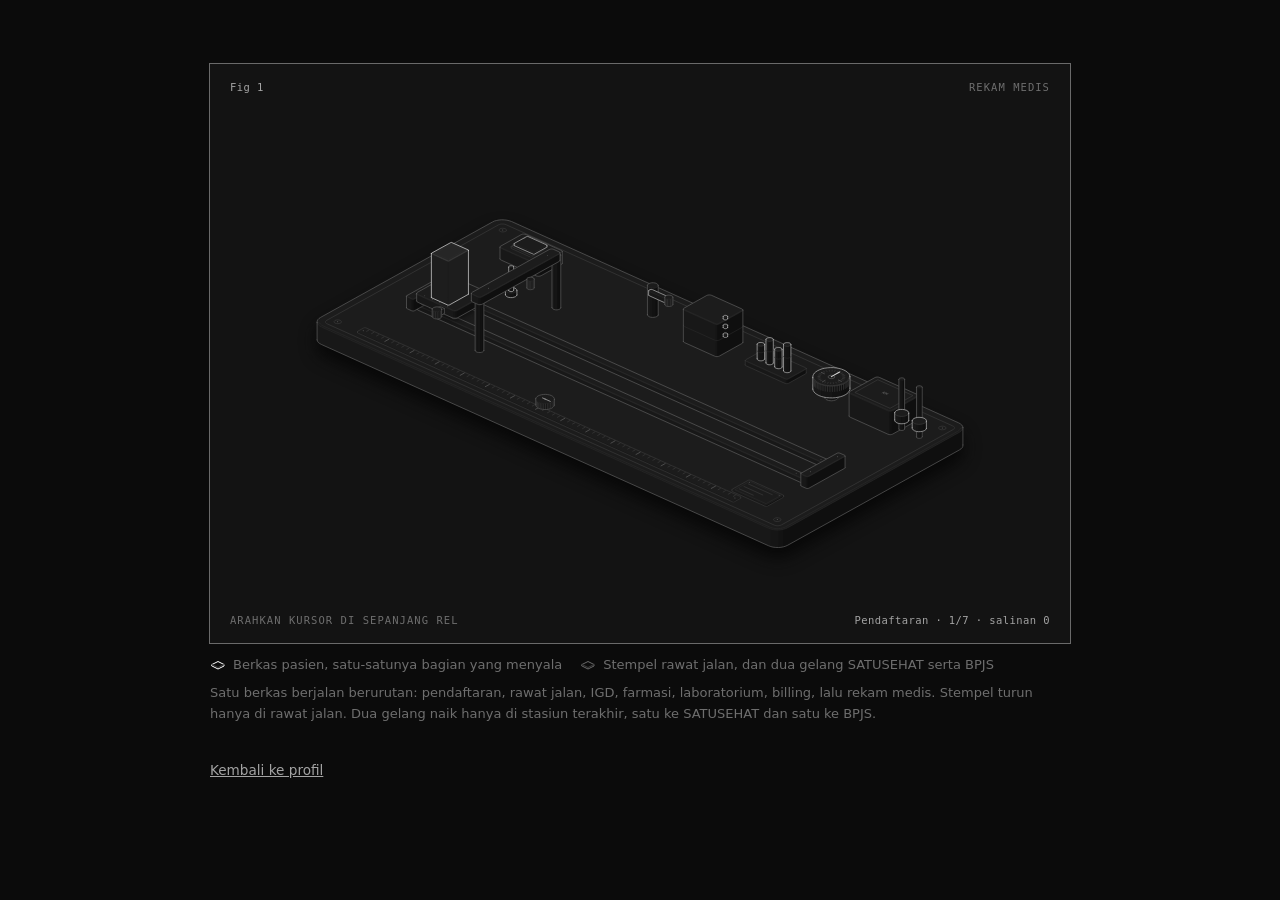
<file: docs/rekam-medis.html>
<!doctype html><html lang="en"><head><meta charset="utf-8"><meta name="viewport" content="width=device-width, initial-scale=1"><title>Rekam medis berjalan</title><style>
.iso{
  --anatomy-page:#0b0b0b;--anatomy-card:#131313;--anatomy-text:#a3a3a3;--anatomy-strong:#e6e6e6;--anatomy-muted:#6e6e6e;
  --anatomy-paper:#131313;--anatomy-face:#1b1b1b;--anatomy-top:#1c1c1c;
  --anatomy-shade-0:#0f0f0f;--anatomy-shade-1:#121212;--anatomy-shade-2:#151515;--anatomy-shade-3:#181818;
  --anatomy-lit-top:#262626;--anatomy-lit-shade:#1d1d1d;
  --anatomy-hi:#d4d4d4;--anatomy-mid:#6a6a6a;--anatomy-lo:#3e3e3e;--anatomy-faint:#2a2a2a;--anatomy-lit:#ffffff;
  --anatomy-halo:#050505;--anatomy-halo-opacity:.9;--anatomy-dot:#e6e6e6;
  --anatomy-red:#ff6b6b;--anatomy-green:#6be0a0;--anatomy-blue:#6b9bff;
  --anatomy-weight:.6px;--anatomy-ease:cubic-bezier(.32,.72,0,1);
  --anatomy-mono:ui-monospace,"SF Mono",Menlo,Consolas,monospace;
  --anatomy-lift:inset 0 1px 0 0 #ffffff0a,inset 0 0 0 1px #ffffff06,0 0 0 1px #00000026,0 1px 1px -.5px #00000014,0 3px 3px -1.5px #00000014,0 6px 6px -3px #00000014,0 12px 12px -6px #00000014;
}
.iso[data-theme="light"]{
  --anatomy-page:#f2f2ef;--anatomy-card:#fbfbfa;--anatomy-text:#57575a;--anatomy-strong:#18181a;--anatomy-muted:#8c8c90;
  --anatomy-paper:#fbfbfa;--anatomy-face:#ffffff;--anatomy-top:#ffffff;
  --anatomy-shade-0:#dcdcd9;--anatomy-shade-1:#e5e5e2;--anatomy-shade-2:#ededea;--anatomy-shade-3:#f4f4f1;
  --anatomy-lit-top:#ffffff;--anatomy-lit-shade:#eeeeeb;
  --anatomy-hi:#26262a;--anatomy-mid:#8a8a8f;--anatomy-lo:#b4b4b8;--anatomy-faint:#d4d4d6;--anatomy-lit:#000000;
  --anatomy-halo:#8a8a80;--anatomy-halo-opacity:.32;--anatomy-dot:#3a3a3e;
  --anatomy-red:#e5484d;--anatomy-green:#30a46c;--anatomy-blue:#3e63dd;
  --anatomy-lift:inset 0 1px 0 0 #ffffff,0 0 0 1px #0000000f,0 1px 1px -.5px #0000000a,0 3px 3px -1.5px #0000000a,0 6px 6px -3px #0000000a,0 12px 12px -6px #0000000a;
}
.iso-svg{display:block;width:100%;height:auto;overflow:visible}
.iso-svg path,.iso-svg circle{vector-effect:non-scaling-stroke}
.iso-fill{fill:var(--anatomy-paper);stroke:none}
.iso-solid[data-lit]>.iso-fill{fill:var(--anatomy-face)}
.iso-shade,.iso-top{stroke:none}
.iso-shade[data-shade="0"]{fill:var(--anatomy-shade-0)}
.iso-shade[data-shade="1"]{fill:var(--anatomy-shade-1)}
.iso-shade[data-shade="2"]{fill:var(--anatomy-shade-2)}
.iso-shade[data-shade="3"]{fill:var(--anatomy-shade-3)}
.iso-top{fill:var(--anatomy-top)}
.iso-solid[data-lit]>.iso-top{fill:var(--anatomy-lit-top)}
.iso-solid[data-lit]>.iso-shade{fill:var(--anatomy-lit-shade)}
.iso-solid[data-seamless]>.iso-shade,.iso-solid[data-seamless]>.iso-top{stroke-width:.4;stroke-linejoin:round}
.iso-solid[data-seamless]>.iso-shade[data-shade="0"]{stroke:var(--anatomy-shade-0)}
.iso-solid[data-seamless]>.iso-shade[data-shade="1"]{stroke:var(--anatomy-shade-1)}
.iso-solid[data-seamless]>.iso-shade[data-shade="2"]{stroke:var(--anatomy-shade-2)}
.iso-solid[data-seamless]>.iso-shade[data-shade="3"]{stroke:var(--anatomy-shade-3)}
.iso-solid[data-seamless]>.iso-top{stroke:var(--anatomy-top)}
.iso-solid[data-seamless][data-lit]>.iso-top{stroke:var(--anatomy-lit-top)}
.iso-solid[data-seamless][data-lit]>.iso-shade{stroke:var(--anatomy-lit-shade)}
.iso-solid[data-lit]>.iso-edge{stroke:var(--anatomy-lit)}
.iso-halo{fill:var(--anatomy-halo);stroke:none;filter:blur(9px);opacity:var(--anatomy-halo-opacity);transform:translateY(3px)}
.iso-line{fill:none;stroke:var(--anatomy-lo);stroke-width:var(--anatomy-weight);stroke-linecap:round;stroke-linejoin:round}
.iso-line[data-tone="hi"]{stroke:var(--anatomy-hi)}
.iso-line[data-tone="mid"]{stroke:var(--anatomy-mid)}
.iso-line[data-tone="lo"]{stroke:var(--anatomy-lo)}
.iso-line[data-tone="faint"]{stroke:var(--anatomy-faint)}
.iso-line[data-tone="lit"]{stroke:var(--anatomy-lit)}
.iso-line[data-tone="red"]{stroke:var(--anatomy-red)}
.iso-line[data-tone="green"]{stroke:var(--anatomy-green)}
.iso-line[data-tone="blue"]{stroke:var(--anatomy-blue)}
.iso-line[data-dotted]{stroke-dasharray:.01 3.5;stroke-width:1}
.iso-line[data-dashed]{stroke-dasharray:3 3}
.iso-line[data-flow]{stroke-dasharray:2 6}
.iso-wire-end{fill:var(--anatomy-paper);stroke:var(--anatomy-lo);stroke-width:var(--anatomy-weight)}
.iso-wire[data-tone="hi"] .iso-wire-end{stroke:var(--anatomy-hi)}
.iso-wire[data-tone="mid"] .iso-wire-end{stroke:var(--anatomy-mid)}
.iso-wire[data-tone="faint"] .iso-wire-end{stroke:var(--anatomy-faint)}
.iso-wire[data-tone="lit"] .iso-wire-end{stroke:var(--anatomy-lit)}
.iso-dots circle{fill:var(--anatomy-dot);stroke:none;opacity:.32}
.iso-dots[data-tone="hi"] circle{opacity:.85}
.iso-dots[data-tone="mid"] circle{opacity:.45}
.iso-dots[data-tone="lo"] circle{opacity:.22}
.iso-dots[data-tone="faint"] circle{opacity:.12}
.iso-face-text{fill:var(--anatomy-mid);font-family:var(--anatomy-mono);letter-spacing:.04em}
.iso-face-text[data-tone="hi"]{fill:var(--anatomy-hi)}
.iso-face-text[data-tone="lo"]{fill:var(--anatomy-lo)}
.iso-face-text[data-tone="faint"]{fill:var(--anatomy-faint)}
.tb-body{fill:var(--anatomy-shade-2);stroke:none}
.tb-shine{fill:var(--anatomy-top);stroke:none}
.tb-shade{fill:var(--anatomy-shade-0);stroke:none}
.tb-ring{fill:none;stroke:var(--anatomy-lo);stroke-width:.45;stroke-linecap:butt;stroke-linejoin:round}
.tb-ring[data-tone="mid"]{stroke:var(--anatomy-mid)}
.tb-ring[data-tone="faint"]{stroke:var(--anatomy-faint)}
.tb-ring[data-tone="hi"]{stroke:var(--anatomy-hi)}
@keyframes iso-flow{to{stroke-dashoffset:-32}}
@keyframes iso-pulse{0%,100%{opacity:.18}12%{opacity:1}40%{opacity:.18}}
.iso-line[data-flow]{animation:iso-flow 1600ms linear infinite}
.iso-dots circle[data-pulse]{animation:iso-pulse 1600ms steps(1,end) infinite;animation-delay:var(--pulse-at,0ms)}
.iso-figure{margin:32px 0 36px}
.iso-plate{position:relative;padding:52px 24px;border-radius:0;background:var(--anatomy-card);box-shadow:0 0 0 1px var(--anatomy-mid);--anatomy-paper:var(--anatomy-card)}
.iso-plate-corners{position:absolute;inset:18px 20px;pointer-events:none}
.iso-plate-corner{position:absolute;color:var(--anatomy-muted);font-family:var(--anatomy-mono);font-size:10.5px;line-height:1;letter-spacing:.04em;white-space:nowrap}
.iso-plate-corner[data-corner="fig"]{top:0;left:0;color:var(--anatomy-text)}
.iso-plate-corner[data-corner="title"]{top:0;right:0;text-transform:uppercase;letter-spacing:.1em}
.iso-plate-corner[data-corner="hint"]{bottom:0;left:0;text-transform:uppercase;letter-spacing:.1em}
.iso-plate-corner[data-corner="readout"]{right:0;bottom:0;color:var(--anatomy-text);font-variant-numeric:tabular-nums}
.iso-plate .iso-svg{margin:0 auto}
.iso-legend{display:grid;gap:8px;margin-top:12px;color:var(--anatomy-muted);font-size:13px;line-height:1.55}
.iso-keys{display:flex;flex-wrap:wrap;gap:6px 18px}
.iso-key{display:inline-flex;align-items:center;gap:7px}
.iso-swatch{width:16px;height:10px;flex:none;overflow:visible}
.iso-swatch path{fill:none;stroke:var(--anatomy-hi);stroke-width:1;vector-effect:non-scaling-stroke;stroke-linejoin:round;stroke-linecap:round}
.iso-swatch[data-mark="raised"] path,.iso-swatch[data-mark="flat"] path{stroke:var(--anatomy-mid)}
.iso-swatch[data-mark="lit"] path{stroke:var(--anatomy-lit)}
.iso-swatch[data-mark="dim"] path{stroke:var(--anatomy-lo)}
.iso-swatch[data-mark="dotted"] path{stroke-dasharray:.01 3;stroke-width:1.4}
.iso-swatch[data-mark="dashed"] path{stroke-dasharray:3 2.5}
.iso-swatch[data-mark="red"] path{stroke:var(--anatomy-red)}
.iso-swatch[data-mark="green"] path{stroke:var(--anatomy-green)}
.iso-swatch[data-mark="blue"] path{stroke:var(--anatomy-blue)}
.iso-swatch-crease{stroke:var(--anatomy-lo)!important}
@media (max-width:560px){.iso-plate{padding:48px 12px 70px}.iso-plate-corner[data-corner="hint"]{bottom:18px}}
@media (prefers-reduced-motion:reduce){.iso-line[data-flow],.iso-dots circle[data-pulse]{animation:none}}

*{box-sizing:border-box}
html{color-scheme:dark}
body[data-theme="light"]{color-scheme:light}
body{margin:0;background:var(--anatomy-page);color:var(--anatomy-text);font:14px/1.6 ui-sans-serif,system-ui,-apple-system,"Segoe UI",sans-serif;-webkit-font-smoothing:antialiased}
.iso-page{width:min(860px,100% - 32px);margin:64px auto 96px}
</style></head><body class="iso" data-theme="dark"><main class="iso-page"><figure class="iso-figure"><div class="iso-plate"><div class="iso-plate-corners" aria-hidden="true"><span class="iso-plate-corner" data-corner="fig">Fig 1</span><span class="iso-plate-corner" data-corner="title">Rekam medis</span><span class="iso-plate-corner" data-corner="hint">Arahkan kursor di sepanjang rel</span><span class="iso-plate-corner" data-corner="readout" data-readout>Pendaftaran · 1/7 · salinan 0</span></div><div class="iso-stage" tabindex="0" role="slider" aria-label="Rel rekam medis. Tombol panah memindahkan berkas dari stasiun ke stasiun." aria-valuemin="1" aria-valuemax="7" aria-valuenow="1"><svg xmlns="http://www.w3.org/2000/svg" class="iso-svg" viewBox="0 0 820 480" role="img" aria-label="A records bench. One patient chart rides a rail through registration, outpatient, emergency, pharmacy, laboratory, billing and the medical record. A stamp drops at the outpatient stop. Two collars rise, one for SATUSEHAT and one for BPJS, only when the chart sits at the record."><path class="iso-halo" d="M83.9 215.7L84 214.4L84.6 213.1L85.8 211.9L87.4 210.8L260.9 114.4L262.9 113.5L265.2 112.8L267.7 112.4L270.3 112.2L273 112.3L275.6 112.6L278 113.1L280.2 113.9L731.6 317.2L733.4 318.2L734.8 319.3L735.7 320.6L736.1 321.9L736.1 339.6L736 341L735.4 342.3L734.2 343.5L732.6 344.6L559.1 440.9L557.1 441.8L554.8 442.5L552.3 443L549.7 443.2L547 443.1L544.4 442.8L542 442.2L539.8 441.4L88.4 238.2L86.6 237.2L85.2 236.1L84.3 234.8L83.9 233.5Z"/><g class="iso-solid"><path class="iso-fill" d="M261.2 153.3L261.6 152L262.6 150.7L264.2 149.7L266.2 148.8L268.5 148.1L271.1 147.8L273.8 147.7L276.4 147.9L278.9 148.4L281.1 149.2L282.8 150.2L284.1 151.4L284.9 152.7L285 154L285 156.4L284.5 157.7L283.5 158.9L282 160L280 160.9L277.6 161.5L275 161.9L272.4 162L269.7 161.8L267.3 161.2L265.1 160.5L263.3 159.5L262 158.3L261.3 157L261.2 155.7Z"/><path class="iso-shade" data-shade="0" d="M282 160L280 160.9L280 158.5L282 157.7ZM285 156.4L284.5 157.7L284.5 155.3L285 154ZM284.5 157.7L283.5 158.9L283.5 156.6L284.5 155.3ZM283.5 158.9L282 160L282 157.7L283.5 156.6Z"/><path class="iso-shade" data-shade="1" d="M280 160.9L277.6 161.5L277.6 159.2L280 158.5ZM277.6 161.5L275 161.9L275 159.5L277.6 159.2ZM275 161.9L272.4 162L272.4 159.6L275 159.5Z"/><path class="iso-shade" data-shade="2" d="M272.4 162L269.7 161.8L269.7 159.4L272.4 159.6ZM269.7 161.8L267.3 161.2L267.3 158.9L269.7 159.4Z"/><path class="iso-shade" data-shade="3" d="M267.3 161.2L265.1 160.5L265.1 158.1L267.3 158.9ZM265.1 160.5L263.3 159.5L263.3 157.1L265.1 158.1ZM263.3 159.5L262 158.3L262 155.9L263.3 157.1ZM262 158.3L261.3 157L261.3 154.6L262 155.9ZM261.3 157L261.2 155.7L261.2 153.3L261.3 154.6Z"/><path class="iso-top" d="M282 157.7L280 158.5L277.6 159.2L275 159.5L272.4 159.6L269.7 159.4L267.3 158.9L265.1 158.1L263.3 157.1L262 155.9L261.3 154.6L261.2 153.3L261.6 152L262.6 150.7L264.2 149.7L266.2 148.8L268.5 148.1L271.1 147.8L273.8 147.7L276.4 147.9L278.9 148.4L281.1 149.2L282.8 150.2L284.1 151.4L284.9 152.7L285 154L284.5 155.3L283.5 156.6Z"/><path class="iso-line iso-crease" data-tone="faint" d="M285 154L284.5 155.3L283.5 156.6L282 157.7L280 158.5L277.6 159.2L275 159.5L272.4 159.6L269.7 159.4L267.3 158.9L265.1 158.1L263.3 157.1L262 155.9L261.3 154.6L261.2 153.3"/><path class="iso-line iso-edge" data-tone="lo" d="M261.2 153.3L261.6 152L262.6 150.7L264.2 149.7L266.2 148.8L268.5 148.1L271.1 147.8L273.8 147.7L276.4 147.9L278.9 148.4L281.1 149.2L282.8 150.2L284.1 151.4L284.9 152.7L285 154M285 156.4L284.5 157.7L283.5 158.9L282 160L280 160.9L277.6 161.5L275 161.9L272.4 162L269.7 161.8L267.3 161.2L265.1 160.5L263.3 159.5L262 158.3L261.3 157L261.2 155.7M261.2 153.3L261.2 155.7M285 154L285 156.4"/></g><g class="iso-solid"><path class="iso-fill" d="M263.9 148.4L264.2 147.3L265 146.4L266.2 145.5L267.8 144.9L269.6 144.4L271.6 144.1L273.6 144L275.7 144.2L277.6 144.6L279.2 145.2L280.6 146L281.6 146.9L282.2 147.9L282.3 148.9L282.3 153.9L281.9 154.9L281.1 155.9L279.9 156.7L278.4 157.4L276.6 157.9L274.6 158.2L272.5 158.3L270.5 158.1L268.6 157.7L266.9 157.1L265.5 156.3L264.5 155.4L264 154.4L263.9 153.4Z"/><path class="iso-shade" data-shade="0" d="M279.9 156.7L278.4 157.4L278.4 152.4L279.9 151.7ZM282.3 153.9L281.9 154.9L281.9 149.9L282.3 148.9ZM281.9 154.9L281.1 155.9L281.1 150.9L281.9 149.9ZM281.1 155.9L279.9 156.7L279.9 151.7L281.1 150.9Z"/><path class="iso-shade" data-shade="1" d="M278.4 157.4L276.6 157.9L276.6 152.9L278.4 152.4ZM276.6 157.9L274.6 158.2L274.6 153.2L276.6 152.9ZM274.6 158.2L272.5 158.3L272.5 153.2L274.6 153.2Z"/><path class="iso-shade" data-shade="2" d="M272.5 158.3L270.5 158.1L270.5 153.1L272.5 153.2ZM270.5 158.1L268.6 157.7L268.6 152.7L270.5 153.1Z"/><path class="iso-shade" data-shade="3" d="M268.6 157.7L266.9 157.1L266.9 152.1L268.6 152.7ZM266.9 157.1L265.5 156.3L265.5 151.3L266.9 152.1ZM265.5 156.3L264.5 155.4L264.5 150.4L265.5 151.3ZM264.5 155.4L264 154.4L264 149.4L264.5 150.4ZM264 154.4L263.9 153.4L263.9 148.4L264 149.4Z"/><path class="iso-top" d="M279.9 151.7L278.4 152.4L276.6 152.9L274.6 153.2L272.5 153.2L270.5 153.1L268.6 152.7L266.9 152.1L265.5 151.3L264.5 150.4L264 149.4L263.9 148.4L264.2 147.3L265 146.4L266.2 145.5L267.8 144.9L269.6 144.4L271.6 144.1L273.6 144L275.7 144.2L277.6 144.6L279.2 145.2L280.6 146L281.6 146.9L282.2 147.9L282.3 148.9L281.9 149.9L281.1 150.9Z"/><path class="iso-line iso-crease" data-tone="faint" d="M282.3 148.9L281.9 149.9L281.1 150.9L279.9 151.7L278.4 152.4L276.6 152.9L274.6 153.2L272.5 153.2L270.5 153.1L268.6 152.7L266.9 152.1L265.5 151.3L264.5 150.4L264 149.4L263.9 148.4"/><path class="iso-line iso-edge" data-tone="mid" d="M263.9 148.4L264.2 147.3L265 146.4L266.2 145.5L267.8 144.9L269.6 144.4L271.6 144.1L273.6 144L275.7 144.2L277.6 144.6L279.2 145.2L280.6 146L281.6 146.9L282.2 147.9L282.3 148.9M282.3 153.9L281.9 154.9L281.1 155.9L279.9 156.7L278.4 157.4L276.6 157.9L274.6 158.2L272.5 158.3L270.5 158.1L268.6 157.7L266.9 157.1L265.5 156.3L264.5 155.4L264 154.4L263.9 153.4M263.9 148.4L263.9 153.4M282.3 148.9L282.3 153.9"/></g><g class="iso-solid"><path class="iso-fill" d="M124.1 229.4L124.6 228.1L125.6 226.8L127.2 225.7L129.2 224.9L131.5 224.2L134.1 223.9L136.8 223.8L139.4 224L141.9 224.5L144 225.3L145.8 226.3L147.1 227.5L147.8 228.8L148 230.1L148 232.5L147.5 233.8L146.5 235L144.9 236.1L142.9 237L140.6 237.6L138 238L135.3 238.1L132.7 237.8L130.2 237.3L128.1 236.5L126.3 235.5L125 234.4L124.3 233.1L124.1 231.7Z"/><path class="iso-shade" data-shade="0" d="M144.9 236.1L142.9 237L142.9 234.6L144.9 233.7ZM148 232.5L147.5 233.8L147.5 231.4L148 230.1ZM147.5 233.8L146.5 235L146.5 232.7L147.5 231.4ZM146.5 235L144.9 236.1L144.9 233.7L146.5 232.7Z"/><path class="iso-shade" data-shade="1" d="M142.9 237L140.6 237.6L140.6 235.3L142.9 234.6ZM140.6 237.6L138 238L138 235.6L140.6 235.3ZM138 238L135.3 238.1L135.3 235.7L138 235.6Z"/><path class="iso-shade" data-shade="2" d="M135.3 238.1L132.7 237.8L132.7 235.5L135.3 235.7ZM132.7 237.8L130.2 237.3L130.2 235L132.7 235.5Z"/><path class="iso-shade" data-shade="3" d="M130.2 237.3L128.1 236.5L128.1 234.2L130.2 235ZM128.1 236.5L126.3 235.5L126.3 233.2L128.1 234.2ZM126.3 235.5L125 234.4L125 232L126.3 233.2ZM125 234.4L124.3 233.1L124.3 230.7L125 232ZM124.3 233.1L124.1 231.7L124.1 229.4L124.3 230.7Z"/><path class="iso-top" d="M144.9 233.7L142.9 234.6L140.6 235.3L138 235.6L135.3 235.7L132.7 235.5L130.2 235L128.1 234.2L126.3 233.2L125 232L124.3 230.7L124.1 229.4L124.6 228.1L125.6 226.8L127.2 225.7L129.2 224.9L131.5 224.2L134.1 223.9L136.8 223.8L139.4 224L141.9 224.5L144 225.3L145.8 226.3L147.1 227.5L147.8 228.8L148 230.1L147.5 231.4L146.5 232.7Z"/><path class="iso-line iso-crease" data-tone="faint" d="M148 230.1L147.5 231.4L146.5 232.7L144.9 233.7L142.9 234.6L140.6 235.3L138 235.6L135.3 235.7L132.7 235.5L130.2 235L128.1 234.2L126.3 233.2L125 232L124.3 230.7L124.1 229.4"/><path class="iso-line iso-edge" data-tone="lo" d="M124.1 229.4L124.6 228.1L125.6 226.8L127.2 225.7L129.2 224.9L131.5 224.2L134.1 223.9L136.8 223.8L139.4 224L141.9 224.5L144 225.3L145.8 226.3L147.1 227.5L147.8 228.8L148 230.1M148 232.5L147.5 233.8L146.5 235L144.9 236.1L142.9 237L140.6 237.6L138 238L135.3 238.1L132.7 237.8L130.2 237.3L128.1 236.5L126.3 235.5L125 234.4L124.3 233.1L124.1 231.7M124.1 229.4L124.1 231.7M148 230.1L148 232.5"/></g><g class="iso-solid"><path class="iso-fill" d="M126.9 224.4L127.2 223.4L128 222.5L129.2 221.6L130.8 221L132.6 220.5L134.5 220.2L136.6 220.1L138.6 220.3L140.5 220.7L142.2 221.3L143.6 222.1L144.6 223L145.1 224L145.3 225L145.3 230L144.9 231L144.1 232L142.9 232.8L141.4 233.5L139.6 234L137.6 234.3L135.5 234.3L133.5 234.2L131.6 233.8L129.9 233.2L128.5 232.4L127.5 231.5L127 230.5L126.9 229.5Z"/><path class="iso-shade" data-shade="0" d="M142.9 232.8L141.4 233.5L141.4 228.5L142.9 227.8ZM145.3 230L144.9 231L144.9 226L145.3 225ZM144.9 231L144.1 232L144.1 227L144.9 226ZM144.1 232L142.9 232.8L142.9 227.8L144.1 227Z"/><path class="iso-shade" data-shade="1" d="M141.4 233.5L139.6 234L139.6 229L141.4 228.5ZM139.6 234L137.6 234.3L137.6 229.3L139.6 229ZM137.6 234.3L135.5 234.3L135.5 229.3L137.6 229.3Z"/><path class="iso-shade" data-shade="2" d="M135.5 234.3L133.5 234.2L133.5 229.1L135.5 229.3ZM133.5 234.2L131.6 233.8L131.6 228.7L133.5 229.1Z"/><path class="iso-shade" data-shade="3" d="M131.6 233.8L129.9 233.2L129.9 228.1L131.6 228.7ZM129.9 233.2L128.5 232.4L128.5 227.4L129.9 228.1ZM128.5 232.4L127.5 231.5L127.5 226.5L128.5 227.4ZM127.5 231.5L127 230.5L127 225.5L127.5 226.5ZM127 230.5L126.9 229.5L126.9 224.4L127 225.5Z"/><path class="iso-top" d="M142.9 227.8L141.4 228.5L139.6 229L137.6 229.3L135.5 229.3L133.5 229.1L131.6 228.7L129.9 228.1L128.5 227.4L127.5 226.5L127 225.5L126.9 224.4L127.2 223.4L128 222.5L129.2 221.6L130.8 221L132.6 220.5L134.5 220.2L136.6 220.1L138.6 220.3L140.5 220.7L142.2 221.3L143.6 222.1L144.6 223L145.1 224L145.3 225L144.9 226L144.1 227Z"/><path class="iso-line iso-crease" data-tone="faint" d="M145.3 225L144.9 226L144.1 227L142.9 227.8L141.4 228.5L139.6 229L137.6 229.3L135.5 229.3L133.5 229.1L131.6 228.7L129.9 228.1L128.5 227.4L127.5 226.5L127 225.5L126.9 224.4"/><path class="iso-line iso-edge" data-tone="mid" d="M126.9 224.4L127.2 223.4L128 222.5L129.2 221.6L130.8 221L132.6 220.5L134.5 220.2L136.6 220.1L138.6 220.3L140.5 220.7L142.2 221.3L143.6 222.1L144.6 223L145.1 224L145.3 225M145.3 230L144.9 231L144.1 232L142.9 232.8L141.4 233.5L139.6 234L137.6 234.3L135.5 234.3L133.5 234.2L131.6 233.8L129.9 233.2L128.5 232.4L127.5 231.5L127 230.5L126.9 229.5M126.9 224.4L126.9 229.5M145.3 225L145.3 230"/></g><g class="iso-solid"><path class="iso-fill" d="M672 338.3L672.5 337L673.5 335.7L675.1 334.6L677.1 333.7L679.4 333.1L682 332.7L684.7 332.7L687.3 332.9L689.8 333.4L691.9 334.2L693.7 335.2L695 336.4L695.7 337.7L695.9 339L695.9 341.4L695.4 342.7L694.4 343.9L692.8 345L690.8 345.9L688.5 346.5L685.9 346.9L683.2 347L680.6 346.7L678.1 346.2L676 345.4L674.2 344.4L672.9 343.3L672.2 342L672 340.6Z"/><path class="iso-shade" data-shade="0" d="M692.8 345L690.8 345.9L690.8 343.5L692.8 342.6ZM695.9 341.4L695.4 342.7L695.4 340.3L695.9 339ZM695.4 342.7L694.4 343.9L694.4 341.5L695.4 340.3ZM694.4 343.9L692.8 345L692.8 342.6L694.4 341.5Z"/><path class="iso-shade" data-shade="1" d="M690.8 345.9L688.5 346.5L688.5 344.2L690.8 343.5ZM688.5 346.5L685.9 346.9L685.9 344.5L688.5 344.2ZM685.9 346.9L683.2 347L683.2 344.6L685.9 344.5Z"/><path class="iso-shade" data-shade="2" d="M683.2 347L680.6 346.7L680.6 344.4L683.2 344.6ZM680.6 346.7L678.1 346.2L678.1 343.8L680.6 344.4Z"/><path class="iso-shade" data-shade="3" d="M678.1 346.2L676 345.4L676 343.1L678.1 343.8ZM676 345.4L674.2 344.4L674.2 342.1L676 343.1ZM674.2 344.4L672.9 343.3L672.9 340.9L674.2 342.1ZM672.9 343.3L672.2 342L672.2 339.6L672.9 340.9ZM672.2 342L672 340.6L672 338.3L672.2 339.6Z"/><path class="iso-top" d="M692.8 342.6L690.8 343.5L688.5 344.2L685.9 344.5L683.2 344.6L680.6 344.4L678.1 343.8L676 343.1L674.2 342.1L672.9 340.9L672.2 339.6L672 338.3L672.5 337L673.5 335.7L675.1 334.6L677.1 333.7L679.4 333.1L682 332.7L684.7 332.7L687.3 332.9L689.8 333.4L691.9 334.2L693.7 335.2L695 336.4L695.7 337.7L695.9 339L695.4 340.3L694.4 341.5Z"/><path class="iso-line iso-crease" data-tone="faint" d="M695.9 339L695.4 340.3L694.4 341.5L692.8 342.6L690.8 343.5L688.5 344.2L685.9 344.5L683.2 344.6L680.6 344.4L678.1 343.8L676 343.1L674.2 342.1L672.9 340.9L672.2 339.6L672 338.3"/><path class="iso-line iso-edge" data-tone="lo" d="M672 338.3L672.5 337L673.5 335.7L675.1 334.6L677.1 333.7L679.4 333.1L682 332.7L684.7 332.7L687.3 332.9L689.8 333.4L691.9 334.2L693.7 335.2L695 336.4L695.7 337.7L695.9 339M695.9 341.4L695.4 342.7L694.4 343.9L692.8 345L690.8 345.9L688.5 346.5L685.9 346.9L683.2 347L680.6 346.7L678.1 346.2L676 345.4L674.2 344.4L672.9 343.3L672.2 342L672 340.6M672 338.3L672 340.6M695.9 339L695.9 341.4"/></g><g class="iso-solid"><path class="iso-fill" d="M674.7 333.3L675.1 332.3L675.9 331.4L677.1 330.5L678.6 329.8L680.4 329.3L682.4 329.1L684.5 329L686.5 329.2L688.4 329.6L690.1 330.2L691.5 331L692.5 331.9L693 332.9L693.1 333.9L693.1 338.9L692.8 339.9L692 340.9L690.8 341.7L689.2 342.4L687.4 342.9L685.5 343.2L683.4 343.2L681.4 343.1L679.5 342.7L677.8 342.1L676.4 341.3L675.4 340.4L674.9 339.4L674.7 338.4Z"/><path class="iso-shade" data-shade="0" d="M690.8 341.7L689.2 342.4L689.2 337.4L690.8 336.7ZM693.1 338.9L692.8 339.9L692.8 334.9L693.1 333.9ZM692.8 339.9L692 340.9L692 335.8L692.8 334.9ZM692 340.9L690.8 341.7L690.8 336.7L692 335.8Z"/><path class="iso-shade" data-shade="1" d="M689.2 342.4L687.4 342.9L687.4 337.9L689.2 337.4ZM687.4 342.9L685.5 343.2L685.5 338.2L687.4 337.9ZM685.5 343.2L683.4 343.2L683.4 338.2L685.5 338.2Z"/><path class="iso-shade" data-shade="2" d="M683.4 343.2L681.4 343.1L681.4 338L683.4 338.2ZM681.4 343.1L679.5 342.7L679.5 337.6L681.4 338Z"/><path class="iso-shade" data-shade="3" d="M679.5 342.7L677.8 342.1L677.8 337L679.5 337.6ZM677.8 342.1L676.4 341.3L676.4 336.3L677.8 337ZM676.4 341.3L675.4 340.4L675.4 335.4L676.4 336.3ZM675.4 340.4L674.9 339.4L674.9 334.4L675.4 335.4ZM674.9 339.4L674.7 338.4L674.7 333.3L674.9 334.4Z"/><path class="iso-top" d="M690.8 336.7L689.2 337.4L687.4 337.9L685.5 338.2L683.4 338.2L681.4 338L679.5 337.6L677.8 337L676.4 336.3L675.4 335.4L674.9 334.4L674.7 333.3L675.1 332.3L675.9 331.4L677.1 330.5L678.6 329.8L680.4 329.3L682.4 329.1L684.5 329L686.5 329.2L688.4 329.6L690.1 330.2L691.5 331L692.5 331.9L693 332.9L693.1 333.9L692.8 334.9L692 335.8Z"/><path class="iso-line iso-crease" data-tone="faint" d="M693.1 333.9L692.8 334.9L692 335.8L690.8 336.7L689.2 337.4L687.4 337.9L685.5 338.2L683.4 338.2L681.4 338L679.5 337.6L677.8 337L676.4 336.3L675.4 335.4L674.9 334.4L674.7 333.3"/><path class="iso-line iso-edge" data-tone="mid" d="M674.7 333.3L675.1 332.3L675.9 331.4L677.1 330.5L678.6 329.8L680.4 329.3L682.4 329.1L684.5 329L686.5 329.2L688.4 329.6L690.1 330.2L691.5 331L692.5 331.9L693 332.9L693.1 333.9M693.1 338.9L692.8 339.9L692 340.9L690.8 341.7L689.2 342.4L687.4 342.9L685.5 343.2L683.4 343.2L681.4 343.1L679.5 342.7L677.8 342.1L676.4 341.3L675.4 340.4L674.9 339.4L674.7 338.4M674.7 333.3L674.7 338.4M693.1 333.9L693.1 338.9"/></g><g class="iso-solid"><path class="iso-fill" d="M535 414.4L535.5 413L536.5 411.8L538 410.7L540 409.8L542.4 409.2L545 408.8L547.6 408.8L550.3 409L552.7 409.5L554.9 410.3L556.7 411.3L558 412.5L558.7 413.7L558.8 415.1L558.8 417.4L558.4 418.8L557.4 420L555.8 421.1L553.8 422L551.5 422.6L548.9 423L546.2 423L543.6 422.8L541.1 422.3L538.9 421.5L537.2 420.5L535.9 419.3L535.1 418.1L535 416.7Z"/><path class="iso-shade" data-shade="0" d="M555.8 421.1L553.8 422L553.8 419.6L555.8 418.7ZM558.8 417.4L558.4 418.8L558.4 416.4L558.8 415.1ZM558.4 418.8L557.4 420L557.4 417.6L558.4 416.4ZM557.4 420L555.8 421.1L555.8 418.7L557.4 417.6Z"/><path class="iso-shade" data-shade="1" d="M553.8 422L551.5 422.6L551.5 420.2L553.8 419.6ZM551.5 422.6L548.9 423L548.9 420.6L551.5 420.2ZM548.9 423L546.2 423L546.2 420.7L548.9 420.6Z"/><path class="iso-shade" data-shade="2" d="M546.2 423L543.6 422.8L543.6 420.4L546.2 420.7ZM543.6 422.8L541.1 422.3L541.1 419.9L543.6 420.4Z"/><path class="iso-shade" data-shade="3" d="M541.1 422.3L538.9 421.5L538.9 419.2L541.1 419.9ZM538.9 421.5L537.2 420.5L537.2 418.2L538.9 419.2ZM537.2 420.5L535.9 419.3L535.9 417L537.2 418.2ZM535.9 419.3L535.1 418.1L535.1 415.7L535.9 417ZM535.1 418.1L535 416.7L535 414.4L535.1 415.7Z"/><path class="iso-top" d="M555.8 418.7L553.8 419.6L551.5 420.2L548.9 420.6L546.2 420.7L543.6 420.4L541.1 419.9L538.9 419.2L537.2 418.2L535.9 417L535.1 415.7L535 414.4L535.5 413L536.5 411.8L538 410.7L540 409.8L542.4 409.2L545 408.8L547.6 408.8L550.3 409L552.7 409.5L554.9 410.3L556.7 411.3L558 412.5L558.7 413.7L558.8 415.1L558.4 416.4L557.4 417.6Z"/><path class="iso-line iso-crease" data-tone="faint" d="M558.8 415.1L558.4 416.4L557.4 417.6L555.8 418.7L553.8 419.6L551.5 420.2L548.9 420.6L546.2 420.7L543.6 420.4L541.1 419.9L538.9 419.2L537.2 418.2L535.9 417L535.1 415.7L535 414.4"/><path class="iso-line iso-edge" data-tone="lo" d="M535 414.4L535.5 413L536.5 411.8L538 410.7L540 409.8L542.4 409.2L545 408.8L547.6 408.8L550.3 409L552.7 409.5L554.9 410.3L556.7 411.3L558 412.5L558.7 413.7L558.8 415.1M558.8 417.4L558.4 418.8L557.4 420L555.8 421.1L553.8 422L551.5 422.6L548.9 423L546.2 423L543.6 422.8L541.1 422.3L538.9 421.5L537.2 420.5L535.9 419.3L535.1 418.1L535 416.7M535 414.4L535 416.7M558.8 415.1L558.8 417.4"/></g><g class="iso-solid"><path class="iso-fill" d="M537.7 409.4L538.1 408.4L538.9 407.4L540.1 406.6L541.6 405.9L543.4 405.4L545.4 405.1L547.5 405.1L549.5 405.3L551.4 405.7L553.1 406.3L554.5 407L555.5 407.9L556 408.9L556.1 410L556.1 415L555.8 416L555 417L553.8 417.8L552.2 418.5L550.4 419L548.4 419.3L546.4 419.3L544.3 419.1L542.4 418.7L540.8 418.1L539.4 417.4L538.4 416.5L537.8 415.5L537.7 414.4Z"/><path class="iso-shade" data-shade="0" d="M553.8 417.8L552.2 418.5L552.2 413.5L553.8 412.8ZM556.1 415L555.8 416L555.8 411L556.1 410ZM555.8 416L555 417L555 411.9L555.8 411ZM555 417L553.8 417.8L553.8 412.8L555 411.9Z"/><path class="iso-shade" data-shade="1" d="M552.2 418.5L550.4 419L550.4 414L552.2 413.5ZM550.4 419L548.4 419.3L548.4 414.2L550.4 414ZM548.4 419.3L546.4 419.3L546.4 414.3L548.4 414.2Z"/><path class="iso-shade" data-shade="2" d="M546.4 419.3L544.3 419.1L544.3 414.1L546.4 414.3ZM544.3 419.1L542.4 418.7L542.4 413.7L544.3 414.1Z"/><path class="iso-shade" data-shade="3" d="M542.4 418.7L540.8 418.1L540.8 413.1L542.4 413.7ZM540.8 418.1L539.4 417.4L539.4 412.3L540.8 413.1ZM539.4 417.4L538.4 416.5L538.4 411.4L539.4 412.3ZM538.4 416.5L537.8 415.5L537.8 410.4L538.4 411.4ZM537.8 415.5L537.7 414.4L537.7 409.4L537.8 410.4Z"/><path class="iso-top" d="M553.8 412.8L552.2 413.5L550.4 414L548.4 414.2L546.4 414.3L544.3 414.1L542.4 413.7L540.8 413.1L539.4 412.3L538.4 411.4L537.8 410.4L537.7 409.4L538.1 408.4L538.9 407.4L540.1 406.6L541.6 405.9L543.4 405.4L545.4 405.1L547.5 405.1L549.5 405.3L551.4 405.7L553.1 406.3L554.5 407L555.5 407.9L556 408.9L556.1 410L555.8 411L555 411.9Z"/><path class="iso-line iso-crease" data-tone="faint" d="M556.1 410L555.8 411L555 411.9L553.8 412.8L552.2 413.5L550.4 414L548.4 414.2L546.4 414.3L544.3 414.1L542.4 413.7L540.8 413.1L539.4 412.3L538.4 411.4L537.8 410.4L537.7 409.4"/><path class="iso-line iso-edge" data-tone="mid" d="M537.7 409.4L538.1 408.4L538.9 407.4L540.1 406.6L541.6 405.9L543.4 405.4L545.4 405.1L547.5 405.1L549.5 405.3L551.4 405.7L553.1 406.3L554.5 407L555.5 407.9L556 408.9L556.1 410M556.1 415L555.8 416L555 417L553.8 417.8L552.2 418.5L550.4 419L548.4 419.3L546.4 419.3L544.3 419.1L542.4 418.7L540.8 418.1L539.4 417.4L538.4 416.5L537.8 415.5L537.7 414.4M537.7 409.4L537.7 414.4M556.1 410L556.1 415"/></g><g class="iso-solid"><path class="iso-fill" d="M83.9 208.4L84 207L84.6 205.7L85.8 204.5L87.4 203.4L260.9 107.1L262.9 106.1L265.2 105.5L267.7 105L270.3 104.8L273 104.9L275.6 105.2L278 105.8L280.2 106.5L731.6 309.8L733.4 310.8L734.8 311.9L735.7 313.2L736.1 314.5L736.1 332.2L736 333.6L735.4 334.9L734.2 336.1L732.6 337.2L559.1 433.5L557.1 434.4L554.8 435.1L552.3 435.6L549.7 435.8L547 435.7L544.4 435.4L542 434.8L539.8 434L88.4 230.8L86.6 229.8L85.2 228.7L84.3 227.4L83.9 226.1Z"/><path class="iso-shade" data-shade="0" d="M736.1 332.2L736 333.6L736 315.8L736.1 314.5ZM736 333.6L735.4 334.9L735.4 317.1L736 315.8ZM735.4 334.9L734.2 336.1L734.2 318.4L735.4 317.1ZM734.2 336.1L732.6 337.2L732.6 319.4L734.2 318.4ZM732.6 337.2L559.1 433.5L559.1 415.8L732.6 319.4ZM559.1 433.5L557.1 434.4L557.1 416.7L559.1 415.8ZM557.1 434.4L554.8 435.1L554.8 417.4L557.1 416.7Z"/><path class="iso-shade" data-shade="1" d="M554.8 435.1L552.3 435.6L552.3 417.9L554.8 417.4ZM552.3 435.6L549.7 435.8L549.7 418.1L552.3 417.9Z"/><path class="iso-shade" data-shade="2" d="M549.7 435.8L547 435.7L547 418L549.7 418.1ZM547 435.7L544.4 435.4L544.4 417.7L547 418ZM544.4 435.4L542 434.8L542 417.1L544.4 417.7Z"/><path class="iso-shade" data-shade="3" d="M542 434.8L539.8 434L539.8 416.3L542 417.1ZM539.8 434L88.4 230.8L88.4 213.1L539.8 416.3ZM88.4 230.8L86.6 229.8L86.6 212.1L88.4 213.1ZM86.6 229.8L85.2 228.7L85.2 210.9L86.6 212.1ZM85.2 228.7L84.3 227.4L84.3 209.7L85.2 210.9ZM84.3 227.4L83.9 226.1L83.9 208.4L84.3 209.7Z"/><path class="iso-top" d="M731.6 309.8L733.4 310.8L734.8 311.9L735.7 313.2L736.1 314.5L736 315.8L735.4 317.1L734.2 318.4L732.6 319.4L559.1 415.8L557.1 416.7L554.8 417.4L552.3 417.9L549.7 418.1L547 418L544.4 417.7L542 417.1L539.8 416.3L88.4 213.1L86.6 212.1L85.2 210.9L84.3 209.7L83.9 208.4L84 207L84.6 205.7L85.8 204.5L87.4 203.4L260.9 107.1L262.9 106.1L265.2 105.5L267.7 105L270.3 104.8L273 104.9L275.6 105.2L278 105.8L280.2 106.5Z"/><path class="iso-line iso-crease" data-tone="faint" d="M736.1 314.5L736 315.8L735.4 317.1L734.2 318.4L732.6 319.4L559.1 415.8L557.1 416.7L554.8 417.4L552.3 417.9L549.7 418.1L547 418L544.4 417.7L542 417.1L539.8 416.3L88.4 213.1L86.6 212.1L85.2 210.9L84.3 209.7L83.9 208.4"/><path class="iso-line iso-bevel" data-tone="faint" d="M736.1 314.5L733.3 315.6L732.8 316.7L731.9 317.7L730.5 318.6L557.2 414.8L555.5 415.6L553.6 416.2L551.6 416.5L549.5 416.7L547.4 416.6L545.3 416.4L543.4 415.9L541.5 415.3L90.3 212.1L88.7 211.3L87.6 210.3L86.9 209.3L83.9 208.4"/><path class="iso-line iso-edge" data-tone="mid" d="M83.9 208.4L84 207L84.6 205.7L85.8 204.5L87.4 203.4L260.9 107.1L262.9 106.1L265.2 105.5L267.7 105L270.3 104.8L273 104.9L275.6 105.2L278 105.8L280.2 106.5L731.6 309.8L733.4 310.8L734.8 311.9L735.7 313.2L736.1 314.5M736.1 332.2L736 333.6L735.4 334.9L734.2 336.1L732.6 337.2L559.1 433.5L557.1 434.4L554.8 435.1L552.3 435.6L549.7 435.8L547 435.7L544.4 435.4L542 434.8L539.8 434L88.4 230.8L86.6 229.8L85.2 228.7L84.3 227.4L83.9 226.1M736.1 314.5L736.1 332.2M83.9 208.4L83.9 226.1"/></g><path class="iso-line" data-tone="lo" d="M725.9 313L726.6 313.3L727.1 313.8L727.5 314.2L727.6 314.7L727.6 315.2L727.3 315.7L726.9 316.2L726.3 316.6L552.8 413L552 413.3L551.2 413.5L550.2 413.7L549.2 413.8L548.2 413.8L547.2 413.7L546.3 413.4L545.5 413.1L94.1 209.9L93.4 209.5L92.9 209.1L92.5 208.6L92.4 208.1L92.4 207.6L92.7 207.1L93.1 206.7L93.7 206.3L267.2 109.9L268 109.6L268.8 109.3L269.8 109.1L270.8 109.1L271.8 109.1L272.8 109.2L273.7 109.4L274.5 109.7Z"/><path class="iso-line" data-tone="lo" d="M274.2 116.5L273 116.9L271.6 117.1L270.2 117L268.9 116.6L268 116L267.7 115.3L267.9 114.6L268.6 114L269.8 113.5L271.2 113.4L272.7 113.5L273.9 113.8L274.8 114.4L275.2 115.1L275 115.9ZM718.1 316.3L716.9 316.7L715.5 316.9L714 316.8L712.8 316.4L711.9 315.9L711.5 315.1L711.7 314.4L712.5 313.8L713.7 313.4L715.1 313.2L716.5 313.3L717.8 313.7L718.7 314.2L719 315L718.8 315.7ZM107.5 209.1L106.3 209.5L104.9 209.7L103.5 209.6L102.2 209.2L101.3 208.6L101 207.9L101.2 207.2L101.9 206.5L103.1 206.1L104.5 205.9L106 206L107.2 206.4L108.1 207L108.5 207.7L108.3 208.4ZM551.4 408.9L550.2 409.3L548.8 409.5L547.3 409.4L546.1 409L545.2 408.4L544.8 407.7L545 407L545.8 406.4L547 405.9L548.4 405.7L549.8 405.9L551.1 406.2L552 406.8L552.3 407.5L552.1 408.2Z"/><g class="iso-dots" data-tone="mid"><circle cx="271.4" cy="115.2" r="0.5"/><circle cx="715.3" cy="315.1" r="0.5"/><circle cx="104.7" cy="207.8" r="0.5"/><circle cx="548.6" cy="407.6" r="0.5"/></g><g class="iso-solid"><path class="iso-fill" d="M124.7 217.7L125.1 217.3L130.9 214.1L131.6 213.8L132.5 213.8L133.3 214L511.2 384.2L511.6 384.5L511.7 385L511.7 385.9L511.3 386.2L505.6 389.4L504.8 389.7L504 389.7L503.2 389.5L125.3 219.3L124.8 219L124.7 218.5Z"/><path class="iso-shade" data-shade="0" d="M511.7 385.9L511.3 386.2L511.3 385.4L511.7 385ZM511.3 386.2L505.6 389.4L505.6 388.5L511.3 385.4ZM505.6 389.4L504.8 389.7L504.8 388.8L505.6 388.5Z"/><path class="iso-shade" data-shade="1" d="M504.8 389.7L504 389.7L504 388.8L504.8 388.8Z"/><path class="iso-shade" data-shade="2" d="M504 389.7L503.2 389.5L503.2 388.6L504 388.8Z"/><path class="iso-shade" data-shade="3" d="M503.2 389.5L125.3 219.3L125.3 218.5L503.2 388.6ZM125.3 219.3L124.8 219L124.8 218.1L125.3 218.5ZM124.8 219L124.7 218.5L124.7 217.7L124.8 218.1Z"/><path class="iso-top" d="M511.2 384.2L511.6 384.5L511.7 385L511.3 385.4L505.6 388.5L504.8 388.8L504 388.8L503.2 388.6L125.3 218.5L124.8 218.1L124.7 217.7L125.1 217.3L130.9 214.1L131.6 213.8L132.5 213.8L133.3 214Z"/><path class="iso-line iso-edge" data-tone="lo" d="M124.7 217.7L125.1 217.3L130.9 214.1L131.6 213.8L132.5 213.8L133.3 214L511.2 384.2L511.6 384.5L511.7 385M511.7 385.9L511.3 386.2L505.6 389.4L504.8 389.7L504 389.7L503.2 389.5L125.3 219.3L124.8 219L124.7 218.5M511.7 385L511.7 385.9M124.7 217.7L124.7 218.5"/></g><path class="iso-line" data-tone="lo" d="M136.2 216.2L133.9 217.5M141.2 218.5L138.9 219.8M146.3 220.8L144 222.1M151.4 223.1L149.1 224.4M161.5 227.7L159.2 228.9M166.6 229.9L164.3 231.2M171.7 232.2L169.4 233.5M176.7 234.5L174.4 235.8M186.9 239.1L184.6 240.3M192 241.4L189.7 242.6M197 243.6L194.7 244.9M202.1 245.9L199.8 247.2M212.2 250.5L210 251.8M217.3 252.8L215 254.1M222.4 255.1L220.1 256.3M227.5 257.4L225.2 258.6M237.6 261.9L235.3 263.2M242.7 264.2L240.4 265.5M247.7 266.5L245.5 267.8M252.8 268.8L250.5 270M263 273.3L260.7 274.6M268 275.6L265.8 276.9M273.1 277.9L270.8 279.2M278.2 280.2L275.9 281.5M288.3 284.8L286 286M293.4 287L291.1 288.3M298.5 289.3L296.2 290.6M303.5 291.6L301.3 292.9M313.7 296.2L311.4 297.4M318.8 298.5L316.5 299.7M323.8 300.7L321.6 302M328.9 303L326.6 304.3M339.1 307.6L336.8 308.9M344.1 309.9L341.8 311.1M349.2 312.2L346.9 313.4M354.3 314.4L352 315.7M364.4 319L362.1 320.3M369.5 321.3L367.2 322.6M374.6 323.6L372.3 324.8M379.6 325.9L377.3 327.1M389.8 330.4L387.5 331.7M394.8 332.7L392.6 334M399.9 335L397.6 336.3M405 337.3L402.7 338.5M415.1 341.8L412.9 343.1M420.2 344.1L417.9 345.4M425.3 346.4L423 347.7M430.4 348.7L428.1 350M440.5 353.3L438.2 354.5M445.6 355.5L443.3 356.8M450.6 357.8L448.4 359.1M455.7 360.1L453.4 361.4M465.9 364.7L463.6 365.9M470.9 367L468.7 368.2M476 369.2L473.7 370.5M481.1 371.5L478.8 372.8M491.2 376.1L488.9 377.4M496.3 378.4L494 379.7M501.4 380.7L499.1 381.9M506.4 382.9L504.2 384.2"/><path class="iso-line" data-tone="mid" d="M156.4 225.4L152.3 227.7M181.8 236.8L177.7 239.1M207.2 248.2L203.1 250.5M232.5 259.6L228.4 261.9M257.9 271.1L253.8 273.3M283.3 282.5L279.1 284.8M308.6 293.9L304.5 296.2M334 305.3L329.9 307.6M359.3 316.7L355.2 319M384.7 328.1L380.6 330.4M410.1 339.6L406 341.8M435.4 351L431.3 353.3M460.8 362.4L456.7 364.7M486.2 373.8L482 376.1"/><g class="iso-dots" data-tone="mid"><circle cx="130.5" cy="216.8" r="0.45"/><circle cx="505.9" cy="385.8" r="0.45"/></g><g class="iso-solid"><path class="iso-fill" d="M502.9 377.4L503 377L503.4 376.7L518.9 368.1L519.6 367.8L520.3 367.7L521.1 367.8L521.8 368L554.3 382.6L554.8 382.9L555 383.3L555 384.5L554.8 384.9L554.4 385.2L538.9 393.9L538.3 394.1L537.5 394.2L536.7 394.1L536 393.9L503.6 379.3L503.1 379L502.9 378.6Z"/><path class="iso-shade" data-shade="0" d="M555 384.5L554.8 384.9L554.8 383.7L555 383.3ZM554.8 384.9L554.4 385.2L554.4 384.1L554.8 383.7ZM554.4 385.2L538.9 393.9L538.9 392.7L554.4 384.1ZM538.9 393.9L538.3 394.1L538.3 392.9L538.9 392.7Z"/><path class="iso-shade" data-shade="1" d="M538.3 394.1L537.5 394.2L537.5 393L538.3 392.9Z"/><path class="iso-shade" data-shade="2" d="M537.5 394.2L536.7 394.1L536.7 393L537.5 393Z"/><path class="iso-shade" data-shade="3" d="M536.7 394.1L536 393.9L536 392.8L536.7 393ZM536 393.9L503.6 379.3L503.6 378.1L536 392.8ZM503.6 379.3L503.1 379L503.1 377.8L503.6 378.1ZM503.1 379L502.9 378.6L502.9 377.4L503.1 377.8Z"/><path class="iso-top" d="M554.3 382.6L554.8 382.9L555 383.3L554.8 383.7L554.4 384.1L538.9 392.7L538.3 392.9L537.5 393L536.7 393L536 392.8L503.6 378.1L503.1 377.8L502.9 377.4L503 377L503.4 376.7L518.9 368.1L519.6 367.8L520.3 367.7L521.1 367.8L521.8 368Z"/><path class="iso-line iso-edge" data-tone="lo" d="M502.9 377.4L503 377L503.4 376.7L518.9 368.1L519.6 367.8L520.3 367.7L521.1 367.8L521.8 368L554.3 382.6L554.8 382.9L555 383.3M555 384.5L554.8 384.9L554.4 385.2L538.9 393.9L538.3 394.1L537.5 394.2L536.7 394.1L536 393.9L503.6 379.3L503.1 379L502.9 378.6M555 383.3L555 384.5M502.9 377.4L502.9 378.6"/></g><path class="iso-line" data-tone="faint" d="M552 383.4L537.3 391.5L505.9 377.4L520.5 369.2Z"/><path class="iso-line" data-tone="lo" data-free="" d="M519.5 371.6L543.6 382.4"/><path class="iso-line" data-tone="lo" data-free="" d="M515 374.1L534 382.7"/><path class="iso-line" data-tone="lo" data-free="" d="M510.4 376.6L524.4 382.9"/><g class="iso-dots" data-tone="mid"><circle cx="520.6" cy="370" r="0.4"/><circle cx="550.5" cy="383.4" r="0.4"/></g><g class="iso-solid"><path class="iso-fill" d="M304.7 285.5L305.1 284.5L305.9 283.5L307.1 282.7L308.7 282L310.5 281.5L312.6 281.2L314.7 281.1L316.7 281.3L318.7 281.7L320.4 282.3L321.8 283.1L322.8 284L323.4 285.1L323.5 286.1L323.5 292L323.1 293L322.3 294L321.1 294.9L319.5 295.6L317.7 296.1L315.6 296.4L313.5 296.4L311.5 296.2L309.5 295.8L307.8 295.2L306.4 294.4L305.4 293.5L304.8 292.5L304.7 291.5Z"/><path class="iso-shade" data-shade="0" d="M321.1 294.9L319.5 295.6L319.5 289.7L321.1 289ZM323.5 292L323.1 293L323.1 287.1L323.5 286.1ZM323.1 293L322.3 294L322.3 288.1L323.1 287.1ZM322.3 294L321.1 294.9L321.1 289L322.3 288.1Z"/><path class="iso-shade" data-shade="1" d="M319.5 295.6L317.7 296.1L317.7 290.2L319.5 289.7ZM317.7 296.1L315.6 296.4L315.6 290.4L317.7 290.2ZM315.6 296.4L313.5 296.4L313.5 290.5L315.6 290.4Z"/><path class="iso-shade" data-shade="2" d="M313.5 296.4L311.5 296.2L311.5 290.3L313.5 290.5ZM311.5 296.2L309.5 295.8L309.5 289.9L311.5 290.3Z"/><path class="iso-shade" data-shade="3" d="M309.5 295.8L307.8 295.2L307.8 289.3L309.5 289.9ZM307.8 295.2L306.4 294.4L306.4 288.5L307.8 289.3ZM306.4 294.4L305.4 293.5L305.4 287.6L306.4 288.5ZM305.4 293.5L304.8 292.5L304.8 286.6L305.4 287.6ZM304.8 292.5L304.7 291.5L304.7 285.5L304.8 286.6Z"/><path class="iso-top" d="M321.1 289L319.5 289.7L317.7 290.2L315.6 290.4L313.5 290.5L311.5 290.3L309.5 289.9L307.8 289.3L306.4 288.5L305.4 287.6L304.8 286.6L304.7 285.5L305.1 284.5L305.9 283.5L307.1 282.7L308.7 282L310.5 281.5L312.6 281.2L314.7 281.1L316.7 281.3L318.7 281.7L320.4 282.3L321.8 283.1L322.8 284L323.4 285.1L323.5 286.1L323.1 287.1L322.3 288.1Z"/><path class="iso-line iso-crease" data-tone="faint" d="M323.5 286.1L323.1 287.1L322.3 288.1L321.1 289L319.5 289.7L317.7 290.2L315.6 290.4L313.5 290.5L311.5 290.3L309.5 289.9L307.8 289.3L306.4 288.5L305.4 287.6L304.8 286.6L304.7 285.5"/><path class="iso-line iso-edge" data-tone="mid" d="M304.7 285.5L305.1 284.5L305.9 283.5L307.1 282.7L308.7 282L310.5 281.5L312.6 281.2L314.7 281.1L316.7 281.3L318.7 281.7L320.4 282.3L321.8 283.1L322.8 284L323.4 285.1L323.5 286.1M323.5 292L323.1 293L322.3 294L321.1 294.9L319.5 295.6L317.7 296.1L315.6 296.4L313.5 296.4L311.5 296.2L309.5 295.8L307.8 295.2L306.4 294.4L305.4 293.5L304.8 292.5L304.7 291.5M304.7 285.5L304.7 291.5M323.5 286.1L323.5 292"/></g><path class="iso-line" data-tone="lo" d="M321.1 294.3L321.1 289.6M319.7 294.9L319.7 290.2M318.1 295.4L318.1 290.6M316.4 295.7L316.4 291M314.6 295.8L314.6 291.1M312.8 295.8L312.8 291.1M311 295.6L311 290.8M309.3 295.2L309.3 290.4M307.8 294.6L307.8 289.9M306.6 293.9L306.6 289.2M305.6 293.2L305.6 288.4M305 292.3L305 287.6M322.9 292.7L322.9 288M322.2 293.5L322.2 288.8"/><path class="iso-line" data-tone="hi" d="M311.6 284.7L319.4 288.2"/><g class="iso-dots" data-tone="hi"><circle cx="314.1" cy="285.8" r="0.45"/></g><g class="iso-solid"><path class="iso-fill" d="M268.6 132.5L268.8 131.8L269.5 131.3L290.1 119.8L291.1 119.4L292.4 119.3L293.7 119.4L294.9 119.7L330.4 135.7L331.2 136.2L331.5 136.9L331.5 148.7L331.3 149.4L330.6 149.9L310.1 161.3L309 161.7L307.7 161.9L306.4 161.8L305.3 161.5L269.8 145.5L269 145L268.6 144.3Z"/><path class="iso-shade" data-shade="0" d="M331.5 148.7L331.3 149.4L331.3 137.5L331.5 136.9ZM331.3 149.4L330.6 149.9L330.6 138.1L331.3 137.5ZM330.6 149.9L310.1 161.3L310.1 149.5L330.6 138.1ZM310.1 161.3L309 161.7L309 149.9L310.1 149.5Z"/><path class="iso-shade" data-shade="1" d="M309 161.7L307.7 161.9L307.7 150.1L309 149.9Z"/><path class="iso-shade" data-shade="2" d="M307.7 161.9L306.4 161.8L306.4 150L307.7 150.1Z"/><path class="iso-shade" data-shade="3" d="M306.4 161.8L305.3 161.5L305.3 149.6L306.4 150ZM305.3 161.5L269.8 145.5L269.8 133.7L305.3 149.6ZM269.8 145.5L269 145L269 133.1L269.8 133.7ZM269 145L268.6 144.3L268.6 132.5L269 133.1Z"/><path class="iso-top" d="M330.4 135.7L331.2 136.2L331.5 136.9L331.3 137.5L330.6 138.1L310.1 149.5L309 149.9L307.7 150.1L306.4 150L305.3 149.6L269.8 133.7L269 133.1L268.6 132.5L268.8 131.8L269.5 131.3L290.1 119.8L291.1 119.4L292.4 119.3L293.7 119.4L294.9 119.7Z"/><path class="iso-line iso-crease" data-tone="faint" d="M331.5 136.9L331.3 137.5L330.6 138.1L310.1 149.5L309 149.9L307.7 150.1L306.4 150L305.3 149.6L269.8 133.7L269 133.1L268.6 132.5"/><path class="iso-line iso-bevel" data-tone="faint" d="M331.5 136.9L330.5 137.4L330 137.9L309.5 149.2L308.7 149.5L307.7 149.7L306.7 149.6L305.8 149.3L270.4 133.4L269.7 132.9L268.6 132.5"/><path class="iso-line iso-edge" data-tone="mid" d="M268.6 132.5L268.8 131.8L269.5 131.3L290.1 119.8L291.1 119.4L292.4 119.3L293.7 119.4L294.9 119.7L330.4 135.7L331.2 136.2L331.5 136.9M331.5 148.7L331.3 149.4L330.6 149.9L310.1 161.3L309 161.7L307.7 161.9L306.4 161.8L305.3 161.5L269.8 145.5L269 145L268.6 144.3M331.5 136.9L331.5 148.7M268.6 132.5L268.6 144.3"/></g><g class="iso-solid"><path class="iso-fill" d="M279.9 131.6L280.1 131.4L292.4 124.6L292.9 124.4L293.4 124.4L293.9 124.5L312.6 133L312.9 133.2L313 133.5L313 135.1L312.7 135.3L300.4 142.2L299.9 142.3L299.4 142.3L298.9 142.2L280.2 133.8L279.9 133.5L279.9 133.3Z"/><path class="iso-shade" data-shade="0" d="M313 135.1L312.7 135.3L312.7 133.7L313 133.5ZM312.7 135.3L300.4 142.2L300.4 140.5L312.7 133.7ZM300.4 142.2L299.9 142.3L299.9 140.7L300.4 140.5Z"/><path class="iso-shade" data-shade="1" d="M299.9 142.3L299.4 142.3L299.4 140.7L299.9 140.7Z"/><path class="iso-shade" data-shade="2" d="M299.4 142.3L298.9 142.2L298.9 140.6L299.4 140.7Z"/><path class="iso-shade" data-shade="3" d="M298.9 142.2L280.2 133.8L280.2 132.1L298.9 140.6ZM280.2 133.8L279.9 133.5L279.9 131.9L280.2 132.1ZM279.9 133.5L279.9 133.3L279.9 131.6L279.9 131.9Z"/><path class="iso-top" d="M312.6 133L312.9 133.2L313 133.5L312.7 133.7L300.4 140.5L299.9 140.7L299.4 140.7L298.9 140.6L280.2 132.1L279.9 131.9L279.9 131.6L280.1 131.4L292.4 124.6L292.9 124.4L293.4 124.4L293.9 124.5Z"/><path class="iso-line iso-crease" data-tone="faint" d="M313 133.5L312.7 133.7L300.4 140.5L299.9 140.7L299.4 140.7L298.9 140.6L280.2 132.1L279.9 131.9L279.9 131.6"/><path class="iso-line iso-edge" data-tone="lo" d="M279.9 131.6L280.1 131.4L292.4 124.6L292.9 124.4L293.4 124.4L293.9 124.5L312.6 133L312.9 133.2L313 133.5M313 135.1L312.7 135.3L300.4 142.2L299.9 142.3L299.4 142.3L298.9 142.2L280.2 133.8L279.9 133.5L279.9 133.3M313 133.5L313 135.1M279.9 131.6L279.9 133.3"/></g><g class="iso-solid"><path class="iso-fill" d="M281.4 130.3L281.6 130L293.9 123.2L294.4 123L294.9 123L295.4 123.1L314.2 131.6L314.5 131.8L314.5 132.1L314.5 133.7L314.2 133.9L301.9 140.8L301.5 140.9L300.9 140.9L300.5 140.8L281.7 132.4L281.4 132.1L281.4 131.9Z"/><path class="iso-shade" data-shade="0" d="M314.5 133.7L314.2 133.9L314.2 132.3L314.5 132.1ZM314.2 133.9L301.9 140.8L301.9 139.2L314.2 132.3ZM301.9 140.8L301.5 140.9L301.5 139.3L301.9 139.2Z"/><path class="iso-shade" data-shade="1" d="M301.5 140.9L300.9 140.9L300.9 139.3L301.5 139.3Z"/><path class="iso-shade" data-shade="2" d="M300.9 140.9L300.5 140.8L300.5 139.2L300.9 139.3Z"/><path class="iso-shade" data-shade="3" d="M300.5 140.8L281.7 132.4L281.7 130.7L300.5 139.2ZM281.7 132.4L281.4 132.1L281.4 130.5L281.7 130.7ZM281.4 132.1L281.4 131.9L281.4 130.3L281.4 130.5Z"/><path class="iso-top" d="M314.2 131.6L314.5 131.8L314.5 132.1L314.2 132.3L301.9 139.2L301.5 139.3L300.9 139.3L300.5 139.2L281.7 130.7L281.4 130.5L281.4 130.3L281.6 130L293.9 123.2L294.4 123L294.9 123L295.4 123.1Z"/><path class="iso-line iso-crease" data-tone="faint" d="M314.5 132.1L314.2 132.3L301.9 139.2L301.5 139.3L300.9 139.3L300.5 139.2L281.7 130.7L281.4 130.5L281.4 130.3"/><path class="iso-line iso-edge" data-tone="lo" d="M281.4 130.3L281.6 130L293.9 123.2L294.4 123L294.9 123L295.4 123.1L314.2 131.6L314.5 131.8L314.5 132.1M314.5 133.7L314.2 133.9L301.9 140.8L301.5 140.9L300.9 140.9L300.5 140.8L281.7 132.4L281.4 132.1L281.4 131.9M314.5 132.1L314.5 133.7M281.4 130.3L281.4 131.9"/></g><g class="iso-solid"><path class="iso-fill" d="M282.9 128.9L283.1 128.6L295.5 121.8L295.9 121.6L296.4 121.6L296.9 121.7L315.7 130.2L316 130.4L316 130.7L316 132.3L315.8 132.5L303.4 139.4L303 139.5L302.5 139.6L302 139.4L283.2 131L282.9 130.8L282.9 130.5Z"/><path class="iso-shade" data-shade="0" d="M316 132.3L315.8 132.5L315.8 130.9L316 130.7ZM315.8 132.5L303.4 139.4L303.4 137.8L315.8 130.9ZM303.4 139.4L303 139.5L303 137.9L303.4 137.8Z"/><path class="iso-shade" data-shade="1" d="M303 139.5L302.5 139.6L302.5 137.9L303 137.9Z"/><path class="iso-shade" data-shade="2" d="M302.5 139.6L302 139.4L302 137.8L302.5 137.9Z"/><path class="iso-shade" data-shade="3" d="M302 139.4L283.2 131L283.2 129.4L302 137.8ZM283.2 131L282.9 130.8L282.9 129.1L283.2 129.4ZM282.9 130.8L282.9 130.5L282.9 128.9L282.9 129.1Z"/><path class="iso-top" d="M315.7 130.2L316 130.4L316 130.7L315.8 130.9L303.4 137.8L303 137.9L302.5 137.9L302 137.8L283.2 129.4L282.9 129.1L282.9 128.9L283.1 128.6L295.5 121.8L295.9 121.6L296.4 121.6L296.9 121.7Z"/><path class="iso-line iso-crease" data-tone="faint" d="M316 130.7L315.8 130.9L303.4 137.8L303 137.9L302.5 137.9L302 137.8L283.2 129.4L282.9 129.1L282.9 128.9"/><path class="iso-line iso-edge" data-tone="hi" d="M282.9 128.9L283.1 128.6L295.5 121.8L295.9 121.6L296.4 121.6L296.9 121.7L315.7 130.2L316 130.4L316 130.7M316 132.3L315.8 132.5L303.4 139.4L303 139.5L302.5 139.6L302 139.4L283.2 131L282.9 130.8L282.9 130.5M316 130.7L316 132.3M282.9 128.9L282.9 130.5"/></g><g class="iso-dots" data-tone="mid"><circle cx="292.9" cy="123.4" r="0.4"/><circle cx="323.3" cy="137.1" r="0.4"/></g><g class="iso-solid"><path class="iso-fill" d="M417.5 170.8L418 170L418.9 169.3L420.2 168.8L421.8 168.4L423.5 168.4L425.2 168.6L426.6 169.1L427.7 169.8L428.3 170.6L428.4 171.4L428.4 201L428 201.8L427 202.5L425.7 203L424.1 203.3L422.4 203.4L420.7 203.2L419.3 202.7L418.2 202L417.6 201.2L417.5 200.4Z"/><path class="iso-shade" data-shade="0" d="M427 202.5L425.7 203L425.7 173.5L427 172.9ZM428.4 201L428 201.8L428 172.2L428.4 171.4ZM428 201.8L427 202.5L427 172.9L428 172.2Z"/><path class="iso-shade" data-shade="1" d="M425.7 203L424.1 203.3L424.1 173.8L425.7 173.5ZM424.1 203.3L422.4 203.4L422.4 173.8L424.1 173.8Z"/><path class="iso-shade" data-shade="2" d="M422.4 203.4L420.7 203.2L420.7 173.6L422.4 173.8Z"/><path class="iso-shade" data-shade="3" d="M420.7 203.2L419.3 202.7L419.3 173.1L420.7 173.6ZM419.3 202.7L418.2 202L418.2 172.5L419.3 173.1ZM418.2 202L417.6 201.2L417.6 171.7L418.2 172.5ZM417.6 201.2L417.5 200.4L417.5 170.8L417.6 171.7Z"/><path class="iso-top" d="M427 172.9L425.7 173.5L424.1 173.8L422.4 173.8L420.7 173.6L419.3 173.1L418.2 172.5L417.6 171.7L417.5 170.8L418 170L418.9 169.3L420.2 168.8L421.8 168.4L423.5 168.4L425.2 168.6L426.6 169.1L427.7 169.8L428.3 170.6L428.4 171.4L428 172.2Z"/><path class="iso-line iso-crease" data-tone="faint" d="M428.4 171.4L428 172.2L427 172.9L425.7 173.5L424.1 173.8L422.4 173.8L420.7 173.6L419.3 173.1L418.2 172.5L417.6 171.7L417.5 170.8"/><path class="iso-line iso-edge" data-tone="mid" d="M417.5 170.8L418 170L418.9 169.3L420.2 168.8L421.8 168.4L423.5 168.4L425.2 168.6L426.6 169.1L427.7 169.8L428.3 170.6L428.4 171.4M428.4 201L428 201.8L427 202.5L425.7 203L424.1 203.3L422.4 203.4L420.7 203.2L419.3 202.7L418.2 202L417.6 201.2L417.5 200.4M417.5 170.8L417.5 200.4M428.4 171.4L428.4 201"/></g><g class="iso-solid"><path class="iso-fill" d="M418.7 176.5L419.1 175.9L420 175.4L421.2 175.1L422.5 175.3L440.2 183.3L440.8 183.9L440.8 188.3L440.3 189L439.4 189.5L438.2 189.7L437 189.5L419.3 181.5L418.7 180.9Z"/><path class="iso-shade" data-shade="0" d="M440.8 188.3L440.3 189L440.3 184.5L440.8 183.9ZM440.3 189L439.4 189.5L439.4 185L440.3 184.5Z"/><path class="iso-shade" data-shade="1" d="M439.4 189.5L438.2 189.7L438.2 185.3L439.4 185Z"/><path class="iso-shade" data-shade="2" d="M438.2 189.7L437 189.5L437 185.1L438.2 185.3Z"/><path class="iso-shade" data-shade="3" d="M437 189.5L419.3 181.5L419.3 177.1L437 185.1ZM419.3 181.5L418.7 180.9L418.7 176.5L419.3 177.1Z"/><path class="iso-top" d="M440.2 183.3L440.8 183.9L440.3 184.5L439.4 185L438.2 185.3L437 185.1L419.3 177.1L418.7 176.5L419.1 175.9L420 175.4L421.2 175.1L422.5 175.3Z"/><path class="iso-line iso-crease" data-tone="faint" d="M440.8 183.9L440.3 184.5L439.4 185L438.2 185.3L437 185.1L419.3 177.1L418.7 176.5"/><path class="iso-line iso-edge" data-tone="hi" d="M418.7 176.5L419.1 175.9L420 175.4L421.2 175.1L422.5 175.3L440.2 183.3L440.8 183.9M440.8 188.3L440.3 189L439.4 189.5L438.2 189.7L437 189.5L419.3 181.5L418.7 180.9M440.8 183.9L440.8 188.3M418.7 176.5L418.7 180.9"/></g><g class="iso-solid"><path class="iso-fill" d="M435 182.9L435.3 182.2L436.1 181.6L437.2 181.1L438.5 180.9L440 181L441.3 181.2L442.3 181.7L443 182.3L443.2 183L443.2 190.4L442.9 191.1L442.2 191.7L441 192.2L439.7 192.4L438.3 192.3L436.9 192.1L435.9 191.6L435.2 191L435 190.3Z"/><path class="iso-shade" data-shade="0" d="M442.2 191.7L441 192.2L441 184.8L442.2 184.3ZM443.2 190.4L442.9 191.1L442.9 183.7L443.2 183ZM442.9 191.1L442.2 191.7L442.2 184.3L442.9 183.7Z"/><path class="iso-shade" data-shade="1" d="M441 192.2L439.7 192.4L439.7 185L441 184.8Z"/><path class="iso-shade" data-shade="2" d="M439.7 192.4L438.3 192.3L438.3 185L439.7 185ZM438.3 192.3L436.9 192.1L436.9 184.7L438.3 185Z"/><path class="iso-shade" data-shade="3" d="M436.9 192.1L435.9 191.6L435.9 184.2L436.9 184.7ZM435.9 191.6L435.2 191L435.2 183.6L435.9 184.2ZM435.2 191L435 190.3L435 182.9L435.2 183.6Z"/><path class="iso-top" d="M442.2 184.3L441 184.8L439.7 185L438.3 185L436.9 184.7L435.9 184.2L435.2 183.6L435 182.9L435.3 182.2L436.1 181.6L437.2 181.1L438.5 180.9L440 181L441.3 181.2L442.3 181.7L443 182.3L443.2 183L442.9 183.7Z"/><path class="iso-line iso-crease" data-tone="faint" d="M443.2 183L442.9 183.7L442.2 184.3L441 184.8L439.7 185L438.3 185L436.9 184.7L435.9 184.2L435.2 183.6L435 182.9"/><path class="iso-line iso-edge" data-tone="mid" d="M435 182.9L435.3 182.2L436.1 181.6L437.2 181.1L438.5 180.9L440 181L441.3 181.2L442.3 181.7L443 182.3L443.2 183M443.2 190.4L442.9 191.1L442.2 191.7L441 192.2L439.7 192.4L438.3 192.3L436.9 192.1L435.9 191.6L435.2 191L435 190.3M435 182.9L435 190.3M443.2 183L443.2 190.4"/></g><path class="iso-line" data-tone="lo" d="M442.2 191.1L442.2 184.9M440.9 191.6L440.9 185.4M439.3 191.8L439.3 185.6M437.8 191.7L437.8 185.5M436.4 191.3L436.4 185.1M435.4 190.6L435.4 184.4M443 190.4L443 184.2"/><g class="iso-solid"><path class="iso-fill" d="M453.8 195.1L454 194.5L454.7 193.9L477.5 181.2L478.6 180.8L479.9 180.7L481.2 180.8L482.3 181.1L512.8 194.8L513.5 195.3L513.9 196L513.9 228.5L513.7 229.2L513 229.7L490.2 242.4L489.1 242.8L487.8 243L486.5 242.9L485.3 242.5L454.9 228.8L454.1 228.3L453.8 227.7Z"/><path class="iso-shade" data-shade="0" d="M513.9 228.5L513.7 229.2L513.7 196.6L513.9 196ZM513.7 229.2L513 229.7L513 197.2L513.7 196.6ZM513 229.7L490.2 242.4L490.2 209.9L513 197.2ZM490.2 242.4L489.1 242.8L489.1 210.3L490.2 209.9Z"/><path class="iso-shade" data-shade="1" d="M489.1 242.8L487.8 243L487.8 210.5L489.1 210.3Z"/><path class="iso-shade" data-shade="2" d="M487.8 243L486.5 242.9L486.5 210.4L487.8 210.5Z"/><path class="iso-shade" data-shade="3" d="M486.5 242.9L485.3 242.5L485.3 210L486.5 210.4ZM485.3 242.5L454.9 228.8L454.9 196.3L485.3 210ZM454.9 228.8L454.1 228.3L454.1 195.8L454.9 196.3ZM454.1 228.3L453.8 227.7L453.8 195.1L454.1 195.8Z"/><path class="iso-top" d="M512.8 194.8L513.5 195.3L513.9 196L513.7 196.6L513 197.2L490.2 209.9L489.1 210.3L487.8 210.5L486.5 210.4L485.3 210L454.9 196.3L454.1 195.8L453.8 195.1L454 194.5L454.7 193.9L477.5 181.2L478.6 180.8L479.9 180.7L481.2 180.8L482.3 181.1Z"/><path class="iso-line iso-crease" data-tone="faint" d="M513.9 196L513.7 196.6L513 197.2L490.2 209.9L489.1 210.3L487.8 210.5L486.5 210.4L485.3 210L454.9 196.3L454.1 195.8L453.8 195.1"/><path class="iso-line iso-bevel" data-tone="faint" d="M513.9 196L512.7 196.5L512.2 196.9L489.5 209.5L488.7 209.8L487.8 210L486.8 209.9L486 209.6L455.7 196L455 195.6L453.8 195.1"/><path class="iso-line" data-tone="faint" d="M513.9 212.2L513.7 212.9L513 213.5L490.2 226.2L489.1 226.6L487.8 226.7L486.5 226.6L485.3 226.3L454.9 212.6L454.1 212L453.8 211.4"/><path class="iso-line iso-edge" data-tone="mid" d="M453.8 195.1L454 194.5L454.7 193.9L477.5 181.2L478.6 180.8L479.9 180.7L481.2 180.8L482.3 181.1L512.8 194.8L513.5 195.3L513.9 196M513.9 228.5L513.7 229.2L513 229.7L490.2 242.4L489.1 242.8L487.8 243L486.5 242.9L485.3 242.5L454.9 228.8L454.1 228.3L453.8 227.7M513.9 196L513.9 228.5M453.8 195.1L453.8 227.7"/></g><g class="iso-solid"><path class="iso-fill" d="M494 220.2L494.2 219.8L494.6 219.4L495.3 219.1L496.1 219L497 219.1L497.7 219.3L498.3 219.7L498.5 220.1L498.5 222.5L498.4 222.9L497.9 223.3L497.2 223.5L496.4 223.6L495.5 223.6L494.8 223.3L494.3 223L494 222.6Z"/><path class="iso-shade" data-shade="0" d="M497.9 223.3L497.2 223.5L497.2 221.1L497.9 220.9ZM498.5 222.5L498.4 222.9L498.4 220.5L498.5 220.1ZM498.4 222.9L497.9 223.3L497.9 220.9L498.4 220.5Z"/><path class="iso-shade" data-shade="1" d="M497.2 223.5L496.4 223.6L496.4 221.3L497.2 221.1Z"/><path class="iso-shade" data-shade="2" d="M496.4 223.6L495.5 223.6L495.5 221.2L496.4 221.3Z"/><path class="iso-shade" data-shade="3" d="M495.5 223.6L494.8 223.3L494.8 221L495.5 221.2ZM494.8 223.3L494.3 223L494.3 220.6L494.8 221ZM494.3 223L494 222.6L494 220.2L494.3 220.6Z"/><path class="iso-top" d="M497.9 220.9L497.2 221.1L496.4 221.3L495.5 221.2L494.8 221L494.3 220.6L494 220.2L494.2 219.8L494.6 219.4L495.3 219.1L496.1 219L497 219.1L497.7 219.3L498.3 219.7L498.5 220.1L498.4 220.5Z"/><path class="iso-line iso-crease" data-tone="faint" d="M498.5 220.1L498.4 220.5L497.9 220.9L497.2 221.1L496.4 221.3L495.5 221.2L494.8 221L494.3 220.6L494 220.2"/><path class="iso-line iso-edge" data-tone="hi" d="M494 220.2L494.2 219.8L494.6 219.4L495.3 219.1L496.1 219L497 219.1L497.7 219.3L498.3 219.7L498.5 220.1M498.5 222.5L498.4 222.9L497.9 223.3L497.2 223.5L496.4 223.6L495.5 223.6L494.8 223.3L494.3 223L494 222.6M494 220.2L494 222.6M498.5 220.1L498.5 222.5"/></g><g class="iso-solid"><path class="iso-fill" d="M494 211.3L494.2 210.9L494.6 210.5L495.3 210.3L496.1 210.2L497 210.2L497.7 210.5L498.3 210.8L498.5 211.2L498.5 213.6L498.4 214L497.9 214.4L497.2 214.6L496.4 214.8L495.5 214.7L494.8 214.5L494.3 214.1L494 213.7Z"/><path class="iso-shade" data-shade="0" d="M497.9 214.4L497.2 214.6L497.2 212.3L497.9 212ZM498.5 213.6L498.4 214L498.4 211.6L498.5 211.2ZM498.4 214L497.9 214.4L497.9 212L498.4 211.6Z"/><path class="iso-shade" data-shade="1" d="M497.2 214.6L496.4 214.8L496.4 212.4L497.2 212.3Z"/><path class="iso-shade" data-shade="2" d="M496.4 214.8L495.5 214.7L495.5 212.3L496.4 212.4Z"/><path class="iso-shade" data-shade="3" d="M495.5 214.7L494.8 214.5L494.8 212.1L495.5 212.3ZM494.8 214.5L494.3 214.1L494.3 211.8L494.8 212.1ZM494.3 214.1L494 213.7L494 211.3L494.3 211.8Z"/><path class="iso-top" d="M497.9 212L497.2 212.3L496.4 212.4L495.5 212.3L494.8 212.1L494.3 211.8L494 211.3L494.2 210.9L494.6 210.5L495.3 210.3L496.1 210.2L497 210.2L497.7 210.5L498.3 210.8L498.5 211.2L498.4 211.6Z"/><path class="iso-line iso-crease" data-tone="faint" d="M498.5 211.2L498.4 211.6L497.9 212L497.2 212.3L496.4 212.4L495.5 212.3L494.8 212.1L494.3 211.8L494 211.3"/><path class="iso-line iso-edge" data-tone="hi" d="M494 211.3L494.2 210.9L494.6 210.5L495.3 210.3L496.1 210.2L497 210.2L497.7 210.5L498.3 210.8L498.5 211.2M498.5 213.6L498.4 214L497.9 214.4L497.2 214.6L496.4 214.8L495.5 214.7L494.8 214.5L494.3 214.1L494 213.7M494 211.3L494 213.7M498.5 211.2L498.5 213.6"/></g><g class="iso-solid"><path class="iso-fill" d="M494 202.5L494.2 202L494.6 201.7L495.3 201.4L496.1 201.3L497 201.4L497.7 201.6L498.3 201.9L498.5 202.4L498.5 204.7L498.4 205.1L497.9 205.5L497.2 205.8L496.4 205.9L495.5 205.8L494.8 205.6L494.3 205.3L494 204.8Z"/><path class="iso-shade" data-shade="0" d="M497.9 205.5L497.2 205.8L497.2 203.4L497.9 203.2ZM498.5 204.7L498.4 205.1L498.4 202.8L498.5 202.4ZM498.4 205.1L497.9 205.5L497.9 203.2L498.4 202.8Z"/><path class="iso-shade" data-shade="1" d="M497.2 205.8L496.4 205.9L496.4 203.5L497.2 203.4Z"/><path class="iso-shade" data-shade="2" d="M496.4 205.9L495.5 205.8L495.5 203.5L496.4 203.5Z"/><path class="iso-shade" data-shade="3" d="M495.5 205.8L494.8 205.6L494.8 203.2L495.5 203.5ZM494.8 205.6L494.3 205.3L494.3 202.9L494.8 203.2ZM494.3 205.3L494 204.8L494 202.5L494.3 202.9Z"/><path class="iso-top" d="M497.9 203.2L497.2 203.4L496.4 203.5L495.5 203.5L494.8 203.2L494.3 202.9L494 202.5L494.2 202L494.6 201.7L495.3 201.4L496.1 201.3L497 201.4L497.7 201.6L498.3 201.9L498.5 202.4L498.4 202.8Z"/><path class="iso-line iso-crease" data-tone="faint" d="M498.5 202.4L498.4 202.8L497.9 203.2L497.2 203.4L496.4 203.5L495.5 203.5L494.8 203.2L494.3 202.9L494 202.5"/><path class="iso-line iso-edge" data-tone="hi" d="M494 202.5L494.2 202L494.6 201.7L495.3 201.4L496.1 201.3L497 201.4L497.7 201.6L498.3 201.9L498.5 202.4M498.5 204.7L498.4 205.1L497.9 205.5L497.2 205.8L496.4 205.9L495.5 205.8L494.8 205.6L494.3 205.3L494 204.8M494 202.5L494 204.8M498.5 202.4L498.5 204.7"/></g><g class="iso-solid"><path class="iso-fill" d="M516.3 247L516.5 246.5L517 246L534.1 236.5L534.9 236.2L535.9 236.1L536.9 236.2L537.7 236.4L577 254.1L577.6 254.5L577.9 255L577.9 259.4L577.7 259.9L577.2 260.4L560.1 269.9L559.3 270.2L558.3 270.3L557.4 270.2L556.5 270L517.2 252.3L516.6 251.9L516.3 251.4Z"/><path class="iso-shade" data-shade="0" d="M577.9 259.4L577.7 259.9L577.7 255.5L577.9 255ZM577.7 259.9L577.2 260.4L577.2 255.9L577.7 255.5ZM577.2 260.4L560.1 269.9L560.1 265.4L577.2 255.9ZM560.1 269.9L559.3 270.2L559.3 265.7L560.1 265.4Z"/><path class="iso-shade" data-shade="1" d="M559.3 270.2L558.3 270.3L558.3 265.9L559.3 265.7Z"/><path class="iso-shade" data-shade="2" d="M558.3 270.3L557.4 270.2L557.4 265.8L558.3 265.9Z"/><path class="iso-shade" data-shade="3" d="M557.4 270.2L556.5 270L556.5 265.5L557.4 265.8ZM556.5 270L517.2 252.3L517.2 247.8L556.5 265.5ZM517.2 252.3L516.6 251.9L516.6 247.4L517.2 247.8ZM516.6 251.9L516.3 251.4L516.3 247L516.6 247.4Z"/><path class="iso-top" d="M577 254.1L577.6 254.5L577.9 255L577.7 255.5L577.2 255.9L560.1 265.4L559.3 265.7L558.3 265.9L557.4 265.8L556.5 265.5L517.2 247.8L516.6 247.4L516.3 247L516.5 246.5L517 246L534.1 236.5L534.9 236.2L535.9 236.1L536.9 236.2L537.7 236.4Z"/><path class="iso-line iso-crease" data-tone="faint" d="M577.9 255L577.7 255.5L577.2 255.9L560.1 265.4L559.3 265.7L558.3 265.9L557.4 265.8L556.5 265.5L517.2 247.8L516.6 247.4L516.3 247"/><path class="iso-line iso-bevel" data-tone="faint" d="M577.9 255L577.1 255.4L576.7 255.7L559.6 265.2L559 265.4L558.3 265.5L557.6 265.5L556.9 265.3L517.7 247.6L517.2 247.3L516.3 247"/><path class="iso-line iso-edge" data-tone="lo" d="M516.3 247L516.5 246.5L517 246L534.1 236.5L534.9 236.2L535.9 236.1L536.9 236.2L537.7 236.4L577 254.1L577.6 254.5L577.9 255M577.9 259.4L577.7 259.9L577.2 260.4L560.1 269.9L559.3 270.2L558.3 270.3L557.4 270.2L556.5 270L517.2 252.3L516.6 251.9L516.3 251.4M577.9 255L577.9 259.4M516.3 247L516.3 251.4"/></g><g class="iso-solid"><path class="iso-fill" d="M528.3 230.4L528.6 229.8L529.2 229.3L530.1 228.9L531.2 228.7L532.4 228.7L533.5 228.8L534.5 229.2L535.3 229.6L535.7 230.2L535.8 230.8L535.8 245.5L535.5 246.1L534.8 246.6L533.9 247L532.8 247.2L531.6 247.2L530.5 247.1L529.5 246.7L528.8 246.3L528.4 245.7L528.3 245.1Z"/><path class="iso-shade" data-shade="0" d="M534.8 246.6L533.9 247L533.9 232.2L534.8 231.8ZM535.8 245.5L535.5 246.1L535.5 231.3L535.8 230.8ZM535.5 246.1L534.8 246.6L534.8 231.8L535.5 231.3Z"/><path class="iso-shade" data-shade="1" d="M533.9 247L532.8 247.2L532.8 232.4L533.9 232.2ZM532.8 247.2L531.6 247.2L531.6 232.4L532.8 232.4Z"/><path class="iso-shade" data-shade="2" d="M531.6 247.2L530.5 247.1L530.5 232.3L531.6 232.4Z"/><path class="iso-shade" data-shade="3" d="M530.5 247.1L529.5 246.7L529.5 232L530.5 232.3ZM529.5 246.7L528.8 246.3L528.8 231.5L529.5 232ZM528.8 246.3L528.4 245.7L528.4 231L528.8 231.5ZM528.4 245.7L528.3 245.1L528.3 230.4L528.4 231Z"/><path class="iso-top" d="M534.8 231.8L533.9 232.2L532.8 232.4L531.6 232.4L530.5 232.3L529.5 232L528.8 231.5L528.4 231L528.3 230.4L528.6 229.8L529.2 229.3L530.1 228.9L531.2 228.7L532.4 228.7L533.5 228.8L534.5 229.2L535.3 229.6L535.7 230.2L535.8 230.8L535.5 231.3Z"/><path class="iso-line iso-crease" data-tone="lo" d="M535.8 230.8L535.5 231.3L534.8 231.8L533.9 232.2L532.8 232.4L531.6 232.4L530.5 232.3L529.5 232L528.8 231.5L528.4 231L528.3 230.4"/><path class="iso-line iso-edge" data-tone="hi" d="M528.3 230.4L528.6 229.8L529.2 229.3L530.1 228.9L531.2 228.7L532.4 228.7L533.5 228.8L534.5 229.2L535.3 229.6L535.7 230.2L535.8 230.8M535.8 245.5L535.5 246.1L534.8 246.6L533.9 247L532.8 247.2L531.6 247.2L530.5 247.1L529.5 246.7L528.8 246.3L528.4 245.7L528.3 245.1M528.3 230.4L528.3 245.1M535.8 230.8L535.8 245.5"/></g><path class="iso-line" data-tone="faint" d="M535.8 237.2L535.6 237.7L535.3 238.1L534.7 238.5L533.9 238.8L533 239L532 239.1L531.1 239L530.1 238.8L529.4 238.5L528.8 238.1L528.4 237.7L528.3 237.2"/><g class="iso-solid"><path class="iso-fill" d="M537.2 225.5L537.5 224.9L538.1 224.4L539 224.1L540.1 223.9L541.3 223.8L542.4 224L543.4 224.3L544.2 224.8L544.6 225.3L544.6 225.9L544.6 249.5L544.3 250.1L543.7 250.6L542.8 251L541.7 251.2L540.5 251.2L539.4 251.1L538.4 250.7L537.6 250.3L537.2 249.7L537.2 249.1Z"/><path class="iso-shade" data-shade="0" d="M543.7 250.6L542.8 251L542.8 227.3L543.7 226.9ZM544.6 249.5L544.3 250.1L544.3 226.5L544.6 225.9ZM544.3 250.1L543.7 250.6L543.7 226.9L544.3 226.5Z"/><path class="iso-shade" data-shade="1" d="M542.8 251L541.7 251.2L541.7 227.5L542.8 227.3ZM541.7 251.2L540.5 251.2L540.5 227.6L541.7 227.5Z"/><path class="iso-shade" data-shade="2" d="M540.5 251.2L539.4 251.1L539.4 227.4L540.5 227.6Z"/><path class="iso-shade" data-shade="3" d="M539.4 251.1L538.4 250.7L538.4 227.1L539.4 227.4ZM538.4 250.7L537.6 250.3L537.6 226.6L538.4 227.1ZM537.6 250.3L537.2 249.7L537.2 226.1L537.6 226.6ZM537.2 249.7L537.2 249.1L537.2 225.5L537.2 226.1Z"/><path class="iso-top" d="M543.7 226.9L542.8 227.3L541.7 227.5L540.5 227.6L539.4 227.4L538.4 227.1L537.6 226.6L537.2 226.1L537.2 225.5L537.5 224.9L538.1 224.4L539 224.1L540.1 223.9L541.3 223.8L542.4 224L543.4 224.3L544.2 224.8L544.6 225.3L544.6 225.9L544.3 226.5Z"/><path class="iso-line iso-crease" data-tone="lo" d="M544.6 225.9L544.3 226.5L543.7 226.9L542.8 227.3L541.7 227.5L540.5 227.6L539.4 227.4L538.4 227.1L537.6 226.6L537.2 226.1L537.2 225.5"/><path class="iso-line iso-edge" data-tone="hi" d="M537.2 225.5L537.5 224.9L538.1 224.4L539 224.1L540.1 223.9L541.3 223.8L542.4 224L543.4 224.3L544.2 224.8L544.6 225.3L544.6 225.9M544.6 249.5L544.3 250.1L543.7 250.6L542.8 251L541.7 251.2L540.5 251.2L539.4 251.1L538.4 250.7L537.6 250.3L537.2 249.7L537.2 249.1M537.2 225.5L537.2 249.1M544.6 225.9L544.6 249.5"/></g><path class="iso-line" data-tone="faint" d="M544.7 236.3L544.5 236.8L544.2 237.3L543.6 237.7L542.8 238L541.9 238.1L540.9 238.2L539.9 238.1L539 238L538.2 237.7L537.6 237.3L537.3 236.8L537.1 236.3"/><g class="iso-solid"><path class="iso-fill" d="M546 235.4L546.3 234.8L547 234.3L547.9 234L549 233.8L550.2 233.7L551.3 233.9L552.3 234.2L553 234.7L553.4 235.2L553.5 235.8L553.5 253.5L553.2 254.1L552.6 254.6L551.7 255L550.6 255.2L549.4 255.2L548.2 255L547.3 254.7L546.5 254.3L546.1 253.7L546 253.1Z"/><path class="iso-shade" data-shade="0" d="M552.6 254.6L551.7 255L551.7 237.2L552.6 236.9ZM553.5 253.5L553.2 254.1L553.2 236.4L553.5 235.8ZM553.2 254.1L552.6 254.6L552.6 236.9L553.2 236.4Z"/><path class="iso-shade" data-shade="1" d="M551.7 255L550.6 255.2L550.6 237.4L551.7 237.2ZM550.6 255.2L549.4 255.2L549.4 237.5L550.6 237.4Z"/><path class="iso-shade" data-shade="2" d="M549.4 255.2L548.2 255L548.2 237.3L549.4 237.5Z"/><path class="iso-shade" data-shade="3" d="M548.2 255L547.3 254.7L547.3 237L548.2 237.3ZM547.3 254.7L546.5 254.3L546.5 236.5L547.3 237ZM546.5 254.3L546.1 253.7L546.1 236L546.5 236.5ZM546.1 253.7L546 253.1L546 235.4L546.1 236Z"/><path class="iso-top" d="M552.6 236.9L551.7 237.2L550.6 237.4L549.4 237.5L548.2 237.3L547.3 237L546.5 236.5L546.1 236L546 235.4L546.3 234.8L547 234.3L547.9 234L549 233.8L550.2 233.7L551.3 233.9L552.3 234.2L553 234.7L553.4 235.2L553.5 235.8L553.2 236.4Z"/><path class="iso-line iso-crease" data-tone="lo" d="M553.5 235.8L553.2 236.4L552.6 236.9L551.7 237.2L550.6 237.4L549.4 237.5L548.2 237.3L547.3 237L546.5 236.5L546.1 236L546 235.4"/><path class="iso-line iso-edge" data-tone="hi" d="M546 235.4L546.3 234.8L547 234.3L547.9 234L549 233.8L550.2 233.7L551.3 233.9L552.3 234.2L553 234.7L553.4 235.2L553.5 235.8M553.5 253.5L553.2 254.1L552.6 254.6L551.7 255L550.6 255.2L549.4 255.2L548.2 255L547.3 254.7L546.5 254.3L546.1 253.7L546 253.1M546 235.4L546 253.1M553.5 235.8L553.5 253.5"/></g><path class="iso-line" data-tone="faint" d="M553.5 243.6L553.4 244.1L553 244.5L552.4 244.9L551.7 245.2L550.7 245.4L549.8 245.5L548.8 245.4L547.9 245.2L547.1 244.9L546.5 244.5L546.1 244.1L546 243.6"/><g class="iso-solid"><path class="iso-fill" d="M554.9 230.5L555.2 230L555.9 229.5L556.8 229.1L557.9 228.9L559 228.9L560.2 229L561.2 229.3L561.9 229.8L562.3 230.3L562.4 230.9L562.4 257.5L562.1 258.1L561.4 258.6L560.5 259L559.4 259.2L558.3 259.2L557.1 259L556.1 258.7L555.4 258.3L555 257.7L554.9 257.1Z"/><path class="iso-shade" data-shade="0" d="M561.4 258.6L560.5 259L560.5 232.4L561.4 232ZM562.4 257.5L562.1 258.1L562.1 231.5L562.4 230.9ZM562.1 258.1L561.4 258.6L561.4 232L562.1 231.5Z"/><path class="iso-shade" data-shade="1" d="M560.5 259L559.4 259.2L559.4 232.6L560.5 232.4ZM559.4 259.2L558.3 259.2L558.3 232.6L559.4 232.6Z"/><path class="iso-shade" data-shade="2" d="M558.3 259.2L557.1 259L557.1 232.4L558.3 232.6Z"/><path class="iso-shade" data-shade="3" d="M557.1 259L556.1 258.7L556.1 232.1L557.1 232.4ZM556.1 258.7L555.4 258.3L555.4 231.7L556.1 232.1ZM555.4 258.3L555 257.7L555 231.1L555.4 231.7ZM555 257.7L554.9 257.1L554.9 230.5L555 231.1Z"/><path class="iso-top" d="M561.4 232L560.5 232.4L559.4 232.6L558.3 232.6L557.1 232.4L556.1 232.1L555.4 231.7L555 231.1L554.9 230.5L555.2 230L555.9 229.5L556.8 229.1L557.9 228.9L559 228.9L560.2 229L561.2 229.3L561.9 229.8L562.3 230.3L562.4 230.9L562.1 231.5Z"/><path class="iso-line iso-crease" data-tone="lo" d="M562.4 230.9L562.1 231.5L561.4 232L560.5 232.4L559.4 232.6L558.3 232.6L557.1 232.4L556.1 232.1L555.4 231.7L555 231.1L554.9 230.5"/><path class="iso-line iso-edge" data-tone="hi" d="M554.9 230.5L555.2 230L555.9 229.5L556.8 229.1L557.9 228.9L559 228.9L560.2 229L561.2 229.3L561.9 229.8L562.3 230.3L562.4 230.9M562.4 257.5L562.1 258.1L561.4 258.6L560.5 259L559.4 259.2L558.3 259.2L557.1 259L556.1 258.7L555.4 258.3L555 257.7L554.9 257.1M554.9 230.5L554.9 257.1M562.4 230.9L562.4 257.5"/></g><path class="iso-line" data-tone="faint" d="M562.4 242.7L562.3 243.2L561.9 243.6L561.3 244L560.5 244.3L559.6 244.5L558.7 244.6L557.7 244.5L556.8 244.3L556 244L555.4 243.6L555 243.2L554.9 242.7"/><g class="iso-solid"><path class="iso-fill" d="M596.5 275.5L596.6 274.6L597.2 273.7L598.2 273L599.6 272.4L601.2 272L602.9 271.9L604.7 271.9L606.4 272.2L607.9 272.8L609 273.4L609.8 274.2L610.1 275.1L610.1 284L610 284.9L609.4 285.7L608.4 286.4L607 287L605.4 287.4L603.6 287.6L601.9 287.5L600.2 287.2L598.7 286.7L597.6 286L596.8 285.2L596.5 284.3Z"/><path class="iso-shade" data-shade="0" d="M608.4 286.4L607 287L607 278.1L608.4 277.6ZM610.1 284L610 284.9L610 276L610.1 275.1ZM610 284.9L609.4 285.7L609.4 276.8L610 276ZM609.4 285.7L608.4 286.4L608.4 277.6L609.4 276.8Z"/><path class="iso-shade" data-shade="1" d="M607 287L605.4 287.4L605.4 278.5L607 278.1ZM605.4 287.4L603.6 287.6L603.6 278.7L605.4 278.5Z"/><path class="iso-shade" data-shade="2" d="M603.6 287.6L601.9 287.5L601.9 278.6L603.6 278.7ZM601.9 287.5L600.2 287.2L600.2 278.3L601.9 278.6Z"/><path class="iso-shade" data-shade="3" d="M600.2 287.2L598.7 286.7L598.7 277.8L600.2 278.3ZM598.7 286.7L597.6 286L597.6 277.1L598.7 277.8ZM597.6 286L596.8 285.2L596.8 276.3L597.6 277.1ZM596.8 285.2L596.5 284.3L596.5 275.5L596.8 276.3Z"/><path class="iso-top" d="M608.4 277.6L607 278.1L605.4 278.5L603.6 278.7L601.9 278.6L600.2 278.3L598.7 277.8L597.6 277.1L596.8 276.3L596.5 275.5L596.6 274.6L597.2 273.7L598.2 273L599.6 272.4L601.2 272L602.9 271.9L604.7 271.9L606.4 272.2L607.9 272.8L609 273.4L609.8 274.2L610.1 275.1L610 276L609.4 276.8Z"/><path class="iso-line iso-crease" data-tone="faint" d="M610.1 275.1L610 276L609.4 276.8L608.4 277.6L607 278.1L605.4 278.5L603.6 278.7L601.9 278.6L600.2 278.3L598.7 277.8L597.6 277.1L596.8 276.3L596.5 275.5"/><path class="iso-line iso-edge" data-tone="mid" d="M596.5 275.5L596.6 274.6L597.2 273.7L598.2 273L599.6 272.4L601.2 272L602.9 271.9L604.7 271.9L606.4 272.2L607.9 272.8L609 273.4L609.8 274.2L610.1 275.1M610.1 284L610 284.9L609.4 285.7L608.4 286.4L607 287L605.4 287.4L603.6 287.6L601.9 287.5L600.2 287.2L598.7 286.7L597.6 286L596.8 285.2L596.5 284.3M596.5 275.5L596.5 284.3M610.1 275.1L610.1 284"/></g><g class="iso-solid"><path class="iso-fill" d="M584.5 264L584.6 262.5L585.2 261L586.1 259.6L587.5 258.4L589.3 257.2L591.5 256.2L593.9 255.3L596.6 254.7L599.4 254.3L602.3 254.1L605.3 254.1L608.1 254.4L610.9 254.9L613.5 255.6L615.8 256.5L617.9 257.6L619.5 258.8L620.8 260.1L621.6 261.5L622 263L622 274.8L622 276.3L621.4 277.7L620.4 279.1L619 280.4L617.2 281.6L615.1 282.6L612.7 283.4L610 284L607.2 284.5L604.3 284.7L601.3 284.6L598.4 284.4L595.7 283.9L593.1 283.2L590.7 282.3L588.7 281.2L587 280L585.8 278.7L584.9 277.2L584.5 275.8Z"/><path class="iso-shade" data-shade="0" d="M617.2 281.6L615.1 282.6L615.1 270.8L617.2 269.7ZM615.1 282.6L612.7 283.4L612.7 271.6L615.1 270.8ZM622 274.8L622 276.3L622 264.4L622 263ZM622 276.3L621.4 277.7L621.4 265.9L622 264.4ZM621.4 277.7L620.4 279.1L620.4 267.3L621.4 265.9ZM620.4 279.1L619 280.4L619 268.6L620.4 267.3ZM619 280.4L617.2 281.6L617.2 269.7L619 268.6Z"/><path class="iso-shade" data-shade="1" d="M612.7 283.4L610 284L610 272.2L612.7 271.6ZM610 284L607.2 284.5L607.2 272.6L610 272.2ZM607.2 284.5L604.3 284.7L604.3 272.8L607.2 272.6Z"/><path class="iso-shade" data-shade="2" d="M604.3 284.7L601.3 284.6L601.3 272.8L604.3 272.8ZM601.3 284.6L598.4 284.4L598.4 272.5L601.3 272.8ZM598.4 284.4L595.7 283.9L595.7 272L598.4 272.5ZM595.7 283.9L593.1 283.2L593.1 271.3L595.7 272Z"/><path class="iso-shade" data-shade="3" d="M593.1 283.2L590.7 282.3L590.7 270.4L593.1 271.3ZM590.7 282.3L588.7 281.2L588.7 269.4L590.7 270.4ZM588.7 281.2L587 280L587 268.2L588.7 269.4ZM587 280L585.8 278.7L585.8 266.8L587 268.2ZM585.8 278.7L584.9 277.2L584.9 265.4L585.8 266.8ZM584.9 277.2L584.5 275.8L584.5 264L584.9 265.4Z"/><path class="iso-top" d="M617.2 269.7L615.1 270.8L612.7 271.6L610 272.2L607.2 272.6L604.3 272.8L601.3 272.8L598.4 272.5L595.7 272L593.1 271.3L590.7 270.4L588.7 269.4L587 268.2L585.8 266.8L584.9 265.4L584.5 264L584.6 262.5L585.2 261L586.1 259.6L587.5 258.4L589.3 257.2L591.5 256.2L593.9 255.3L596.6 254.7L599.4 254.3L602.3 254.1L605.3 254.1L608.1 254.4L610.9 254.9L613.5 255.6L615.8 256.5L617.9 257.6L619.5 258.8L620.8 260.1L621.6 261.5L622 263L622 264.4L621.4 265.9L620.4 267.3L619 268.6Z"/><path class="iso-line iso-crease" data-tone="lo" d="M622 263L622 264.4L621.4 265.9L620.4 267.3L619 268.6L617.2 269.7L615.1 270.8L612.7 271.6L610 272.2L607.2 272.6L604.3 272.8L601.3 272.8L598.4 272.5L595.7 272L593.1 271.3L590.7 270.4L588.7 269.4L587 268.2L585.8 266.8L584.9 265.4L584.5 264"/><path class="iso-line iso-bevel" data-tone="lo" d="M622 263L620.9 264.4L620.4 265.8L619.5 267.1L618.2 268.3L616.5 269.4L614.5 270.4L612.2 271.1L609.6 271.7L607 272.1L604.2 272.3L601.4 272.3L598.7 272L596.1 271.6L593.6 270.9L591.4 270.1L589.5 269L587.9 267.9L586.7 266.6L585.9 265.3L584.5 264"/><path class="iso-line iso-edge" data-tone="hi" d="M584.5 264L584.6 262.5L585.2 261L586.1 259.6L587.5 258.4L589.3 257.2L591.5 256.2L593.9 255.3L596.6 254.7L599.4 254.3L602.3 254.1L605.3 254.1L608.1 254.4L610.9 254.9L613.5 255.6L615.8 256.5L617.9 257.6L619.5 258.8L620.8 260.1L621.6 261.5L622 263M622 274.8L622 276.3L621.4 277.7L620.4 279.1L619 280.4L617.2 281.6L615.1 282.6L612.7 283.4L610 284L607.2 284.5L604.3 284.7L601.3 284.6L598.4 284.4L595.7 283.9L593.1 283.2L590.7 282.3L588.7 281.2L587 280L585.8 278.7L584.9 277.2L584.5 275.8M584.5 264L584.5 275.8M622 263L622 274.8"/></g><path class="iso-line" data-tone="lo" d="M617.2 275.2L617.2 270.2M615.5 276.1L615.5 271M613.5 276.8L613.5 271.8M611.4 277.4L611.4 272.4M609.1 277.9L609.1 272.8M606.7 278.2L606.7 273.1M604.3 278.3L604.3 273.3M601.8 278.3L601.8 273.3M599.4 278.1L599.4 273.1M597 277.8L597 272.8M594.8 277.3L594.8 272.3M592.7 276.7L592.7 271.6M590.7 275.9L590.7 270.9M589 275L589 270M587.5 274L587.5 269M586.3 273L586.3 267.9M585.4 271.8L585.4 266.8M584.8 270.6L584.8 265.6M621.6 270.9L621.6 265.9M621 272.1L621 267M620 273.2L620 268.2M618.8 274.2L618.8 269.2"/><path class="iso-line" data-tone="lo" d="M612.8 260.1L614.5 259.5M614 261.3L615.9 260.9M614.7 262.5L616.8 262.3M614.9 263.8L616.9 263.9M614.4 265.1L616.4 265.4M613.4 266.3L615.2 266.8M610 268.2L611.1 269M607.7 268.8L608.5 269.8M605.2 269.2L605.5 270.2M602.6 269.3L602.5 270.3M600 269L599.5 270M597.6 268.5L596.6 269.4M593.8 266.8L592.1 267.4M592.6 265.7L590.7 266.1M591.8 264.4L589.8 264.6M591.7 263.1L589.7 263.1M592.2 261.8L590.2 261.6M593.2 260.6L591.4 260.1M596.6 258.7L595.4 257.9M598.9 258.1L598.1 257.1M601.4 257.7L601.1 256.7M604 257.7L604.1 256.7M606.5 257.9L607.1 256.9M608.9 258.4L609.9 257.5"/><path class="iso-line" data-tone="mid" d="M609.7 259.9L612.4 258.4M610.4 266.7L613.4 268M596.9 267L594.2 268.5M596.2 260.3L593.1 258.9"/><path class="iso-line" data-tone="mid" d="M605.8 264.6L604.8 265L603.5 265.2L602.1 265.1L601 264.7L600.2 264.2L599.9 263.6L600.1 262.9L600.8 262.3L601.8 261.9L603.1 261.8L604.4 261.9L605.6 262.2L606.4 262.7L606.7 263.4L606.5 264Z"/><path data-part="counter" class="iso-line" data-tone="hi" data-free="start" d="M603.3 263.2L594.2 268.2" style="stroke-width:1.1"/><g class="iso-solid"><path class="iso-fill" d="M621.2 279.4L621.4 278.7L622.1 278.1L647.2 264.2L648.2 263.8L649.5 263.6L650.8 263.7L652 264.1L690 281.2L690.8 281.7L691.2 282.4L691.2 306L691 306.7L690.3 307.2L665.2 321.2L664.1 321.6L662.8 321.8L661.5 321.7L660.3 321.3L622.3 304.2L621.5 303.7L621.2 303Z"/><path class="iso-shade" data-shade="0" d="M691.2 306L691 306.7L691 283L691.2 282.4ZM691 306.7L690.3 307.2L690.3 283.6L691 283ZM690.3 307.2L665.2 321.2L665.2 297.6L690.3 283.6ZM665.2 321.2L664.1 321.6L664.1 298L665.2 297.6Z"/><path class="iso-shade" data-shade="1" d="M664.1 321.6L662.8 321.8L662.8 298.1L664.1 298Z"/><path class="iso-shade" data-shade="2" d="M662.8 321.8L661.5 321.7L661.5 298L662.8 298.1Z"/><path class="iso-shade" data-shade="3" d="M661.5 321.7L660.3 321.3L660.3 297.7L661.5 298ZM660.3 321.3L622.3 304.2L622.3 280.6L660.3 297.7ZM622.3 304.2L621.5 303.7L621.5 280L622.3 280.6ZM621.5 303.7L621.2 303L621.2 279.4L621.5 280Z"/><path class="iso-top" d="M690 281.2L690.8 281.7L691.2 282.4L691 283L690.3 283.6L665.2 297.6L664.1 298L662.8 298.1L661.5 298L660.3 297.7L622.3 280.6L621.5 280L621.2 279.4L621.4 278.7L622.1 278.1L647.2 264.2L648.2 263.8L649.5 263.6L650.8 263.7L652 264.1Z"/><path class="iso-line iso-crease" data-tone="faint" d="M691.2 282.4L691 283L690.3 283.6L665.2 297.6L664.1 298L662.8 298.1L661.5 298L660.3 297.7L622.3 280.6L621.5 280L621.2 279.4"/><path class="iso-line iso-bevel" data-tone="faint" d="M691.2 282.4L689.8 282.8L689.3 283.2L664.4 297.1L663.6 297.4L662.7 297.5L661.9 297.5L661.1 297.2L623.2 280.1L622.6 279.8L621.2 279.4"/><path class="iso-line iso-edge" data-tone="mid" d="M621.2 279.4L621.4 278.7L622.1 278.1L647.2 264.2L648.2 263.8L649.5 263.6L650.8 263.7L652 264.1L690 281.2L690.8 281.7L691.2 282.4M691.2 306L691 306.7L690.3 307.2L665.2 321.2L664.1 321.6L662.8 321.8L661.5 321.7L660.3 321.3L622.3 304.2L621.5 303.7L621.2 303M691.2 282.4L691.2 306M621.2 279.4L621.2 303"/></g><path class="iso-line" data-tone="lo" d="M685.3 282.5L662.5 295.2L627 279.2L649.8 266.5Z"/><text class="iso-face-text" data-tone="mid" transform="matrix(1.268 0.571 -1.142 0.634 656.171 280.798)" font-size="3.2" text-anchor="middle">RM</text><g class="iso-solid"><path class="iso-fill" d="M671.4 266L671.6 265.4L672.1 264.9L673.1 264.6L674.2 264.4L675.3 264.5L676.2 264.8L676.9 265.3L677.2 265.8L677.2 316L677 316.6L676.5 317.1L675.6 317.4L674.5 317.6L673.3 317.5L672.4 317.2L671.7 316.7L671.4 316.2Z"/><path class="iso-shade" data-shade="0" d="M676.5 317.1L675.6 317.4L675.6 267.2L676.5 266.8ZM677.2 316L677 316.6L677 266.4L677.2 265.8ZM677 316.6L676.5 317.1L676.5 266.8L677 266.4Z"/><path class="iso-shade" data-shade="1" d="M675.6 317.4L674.5 317.6L674.5 267.3L675.6 267.2Z"/><path class="iso-shade" data-shade="2" d="M674.5 317.6L673.3 317.5L673.3 267.2L674.5 267.3Z"/><path class="iso-shade" data-shade="3" d="M673.3 317.5L672.4 317.2L672.4 267L673.3 267.2ZM672.4 317.2L671.7 316.7L671.7 266.5L672.4 267ZM671.7 316.7L671.4 316.2L671.4 266L671.7 266.5Z"/><path class="iso-top" d="M676.5 266.8L675.6 267.2L674.5 267.3L673.3 267.2L672.4 267L671.7 266.5L671.4 266L671.6 265.4L672.1 264.9L673.1 264.6L674.2 264.4L675.3 264.5L676.2 264.8L676.9 265.3L677.2 265.8L677 266.4Z"/><path class="iso-line iso-edge" data-tone="mid" d="M671.4 266L671.6 265.4L672.1 264.9L673.1 264.6L674.2 264.4L675.3 264.5L676.2 264.8L676.9 265.3L677.2 265.8M677.2 316L677 316.6L676.5 317.1L675.6 317.4L674.5 317.6L673.3 317.5L672.4 317.2L671.7 316.7L671.4 316.2M671.4 266L671.4 316.2M677.2 265.8L677.2 316"/></g><path class="iso-line" data-tone="faint" d="M677.2 298.4L677.1 298.8L676.7 299.2L676 299.6L675.2 299.8L674.3 299.8L673.4 299.8L672.6 299.6L672 299.2L671.5 298.8L671.4 298.4"/><g class="iso-solid"><path class="iso-fill" d="M689.2 273.9L689.3 273.4L689.9 272.9L690.8 272.6L691.9 272.4L693 272.5L694 272.8L694.7 273.2L695 273.8L695 324L694.8 324.6L694.2 325.1L693.3 325.4L692.2 325.6L691.1 325.5L690.1 325.2L689.4 324.7L689.2 324.2Z"/><path class="iso-shade" data-shade="0" d="M694.2 325.1L693.3 325.4L693.3 275.2L694.2 274.8ZM695 324L694.8 324.6L694.8 274.4L695 273.8ZM694.8 324.6L694.2 325.1L694.2 274.8L694.8 274.4Z"/><path class="iso-shade" data-shade="1" d="M693.3 325.4L692.2 325.6L692.2 275.3L693.3 275.2Z"/><path class="iso-shade" data-shade="2" d="M692.2 325.6L691.1 325.5L691.1 275.2L692.2 275.3Z"/><path class="iso-shade" data-shade="3" d="M691.1 325.5L690.1 325.2L690.1 274.9L691.1 275.2ZM690.1 325.2L689.4 324.7L689.4 274.5L690.1 274.9ZM689.4 324.7L689.2 324.2L689.2 273.9L689.4 274.5Z"/><path class="iso-top" d="M694.2 274.8L693.3 275.2L692.2 275.3L691.1 275.2L690.1 274.9L689.4 274.5L689.2 273.9L689.3 273.4L689.9 272.9L690.8 272.6L691.9 272.4L693 272.5L694 272.8L694.7 273.2L695 273.8L694.8 274.4Z"/><path class="iso-line iso-edge" data-tone="mid" d="M689.2 273.9L689.3 273.4L689.9 272.9L690.8 272.6L691.9 272.4L693 272.5L694 272.8L694.7 273.2L695 273.8M695 324L694.8 324.6L694.2 325.1L693.3 325.4L692.2 325.6L691.1 325.5L690.1 325.2L689.4 324.7L689.2 324.2M689.2 273.9L689.2 324.2M695 273.8L695 324"/></g><path class="iso-line" data-tone="faint" d="M695 306.4L694.8 306.8L694.4 307.2L693.8 307.6L693 307.8L692.1 307.8L691.2 307.8L690.4 307.6L689.7 307.2L689.3 306.8L689.2 306.4"/><g class="iso-solid"><path class="iso-fill" d="M210.2 176.8L210.6 176.4L214.1 174.5L214.8 174.3L215.7 174.3L216.5 174.5L604.5 349.2L605 349.5L605.1 350L605.1 354.4L604.7 354.8L601.2 356.7L600.5 356.9L599.6 357L598.8 356.8L210.8 182.1L210.3 181.7L210.2 181.3Z"/><path class="iso-shade" data-shade="0" d="M605.1 354.4L604.7 354.8L604.7 350.4L605.1 350ZM604.7 354.8L601.2 356.7L601.2 352.3L604.7 350.4ZM601.2 356.7L600.5 356.9L600.5 352.5L601.2 352.3Z"/><path class="iso-shade" data-shade="1" d="M600.5 356.9L599.6 357L599.6 352.5L600.5 352.5Z"/><path class="iso-shade" data-shade="2" d="M599.6 357L598.8 356.8L598.8 352.3L599.6 352.5Z"/><path class="iso-shade" data-shade="3" d="M598.8 356.8L210.8 182.1L210.8 177.6L598.8 352.3ZM210.8 182.1L210.3 181.7L210.3 177.3L210.8 177.6ZM210.3 181.7L210.2 181.3L210.2 176.8L210.3 177.3Z"/><path class="iso-top" d="M604.5 349.2L605 349.5L605.1 350L604.7 350.4L601.2 352.3L600.5 352.5L599.6 352.5L598.8 352.3L210.8 177.6L210.3 177.3L210.2 176.8L210.6 176.4L214.1 174.5L214.8 174.3L215.7 174.3L216.5 174.5Z"/><path class="iso-line iso-crease" data-tone="faint" d="M605.1 350L604.7 350.4L601.2 352.3L600.5 352.5L599.6 352.5L598.8 352.3L210.8 177.6L210.3 177.3L210.2 176.8"/><path class="iso-line iso-bevel" data-tone="faint" d="M605.1 350L604.1 350.2L600.8 352L600.3 352.2L599.7 352.2L599.2 352.1L211.3 177.4L210.9 177.2L210.2 176.8"/><path class="iso-line iso-edge" data-tone="mid" d="M210.2 176.8L210.6 176.4L214.1 174.5L214.8 174.3L215.7 174.3L216.5 174.5L604.5 349.2L605 349.5L605.1 350M605.1 354.4L604.7 354.8L601.2 356.7L600.5 356.9L599.6 357L598.8 356.8L210.8 182.1L210.3 181.7L210.2 181.3M605.1 350L605.1 354.4M210.2 176.8L210.2 181.3"/></g><g class="iso-dots" data-tone="mid"><circle cx="222.5" cy="180" r="0.4"/><circle cx="592.8" cy="346.8" r="0.4"/></g><g class="iso-solid"><path class="iso-fill" d="M185.1 190.8L185.5 190.4L189 188.5L189.7 188.2L190.6 188.2L191.4 188.4L579.4 363.1L579.9 363.5L579.9 363.9L579.9 368.4L579.5 368.8L576.1 370.7L575.4 370.9L574.5 370.9L573.7 370.7L185.7 196L185.2 195.6L185.1 195.2Z"/><path class="iso-shade" data-shade="0" d="M579.9 368.4L579.5 368.8L579.5 364.3L579.9 363.9ZM579.5 368.8L576.1 370.7L576.1 366.2L579.5 364.3ZM576.1 370.7L575.4 370.9L575.4 366.5L576.1 366.2Z"/><path class="iso-shade" data-shade="1" d="M575.4 370.9L574.5 370.9L574.5 366.5L575.4 366.5Z"/><path class="iso-shade" data-shade="2" d="M574.5 370.9L573.7 370.7L573.7 366.3L574.5 366.5Z"/><path class="iso-shade" data-shade="3" d="M573.7 370.7L185.7 196L185.7 191.6L573.7 366.3ZM185.7 196L185.2 195.6L185.2 191.2L185.7 191.6ZM185.2 195.6L185.1 195.2L185.1 190.8L185.2 191.2Z"/><path class="iso-top" d="M579.4 363.1L579.9 363.5L579.9 363.9L579.5 364.3L576.1 366.2L575.4 366.5L574.5 366.5L573.7 366.3L185.7 191.6L185.2 191.2L185.1 190.8L185.5 190.4L189 188.5L189.7 188.2L190.6 188.2L191.4 188.4Z"/><path class="iso-line iso-crease" data-tone="faint" d="M579.9 363.9L579.5 364.3L576.1 366.2L575.4 366.5L574.5 366.5L573.7 366.3L185.7 191.6L185.2 191.2L185.1 190.8"/><path class="iso-line iso-bevel" data-tone="faint" d="M579.9 363.9L579 364.1L575.7 366L575.2 366.1L574.6 366.1L574.1 366L186.2 191.4L185.8 191.1L185.1 190.8"/><path class="iso-line iso-edge" data-tone="mid" d="M185.1 190.8L185.5 190.4L189 188.5L189.7 188.2L190.6 188.2L191.4 188.4L579.4 363.1L579.9 363.5L579.9 363.9M579.9 368.4L579.5 368.8L576.1 370.7L575.4 370.9L574.5 370.9L573.7 370.7L185.7 196L185.2 195.6L185.1 195.2M579.9 363.9L579.9 368.4M185.1 190.8L185.1 195.2"/></g><g class="iso-dots" data-tone="mid"><circle cx="197.4" cy="194" r="0.4"/><circle cx="567.7" cy="360.7" r="0.4"/></g><g class="iso-solid"><path class="iso-fill" d="M174.2 181.8L174.7 181.3L210.8 161.3L211.7 161L212.8 161L213.7 161.2L218.3 163.3L218.8 163.7L218.9 164.3L218.9 176.1L218.4 176.6L182.3 196.6L181.4 196.9L180.4 196.9L179.4 196.7L174.9 194.6L174.3 194.2L174.2 193.6Z"/><path class="iso-shade" data-shade="0" d="M218.9 176.1L218.4 176.6L218.4 164.7L218.9 164.3ZM218.4 176.6L182.3 196.6L182.3 184.8L218.4 164.7ZM182.3 196.6L181.4 196.9L181.4 185.1L182.3 184.8Z"/><path class="iso-shade" data-shade="1" d="M181.4 196.9L180.4 196.9L180.4 185.1L181.4 185.1Z"/><path class="iso-shade" data-shade="2" d="M180.4 196.9L179.4 196.7L179.4 184.8L180.4 185.1Z"/><path class="iso-shade" data-shade="3" d="M179.4 196.7L174.9 194.6L174.9 182.8L179.4 184.8ZM174.9 194.6L174.3 194.2L174.3 182.3L174.9 182.8ZM174.3 194.2L174.2 193.6L174.2 181.8L174.3 182.3Z"/><path class="iso-top" d="M218.3 163.3L218.8 163.7L218.9 164.3L218.4 164.7L182.3 184.8L181.4 185.1L180.4 185.1L179.4 184.8L174.9 182.8L174.3 182.3L174.2 181.8L174.7 181.3L210.8 161.3L211.7 161L212.8 161L213.7 161.2Z"/><path class="iso-line iso-crease" data-tone="faint" d="M218.9 164.3L218.4 164.7L182.3 184.8L181.4 185.1L180.4 185.1L179.4 184.8L174.9 182.8L174.3 182.3L174.2 181.8"/><path class="iso-line iso-bevel" data-tone="faint" d="M218.9 164.3L217.7 164.5L181.8 184.4L181.2 184.6L180.6 184.7L179.9 184.5L175.5 182.5L175.1 182.2L174.2 181.8"/><path class="iso-line iso-edge" data-tone="mid" d="M174.2 181.8L174.7 181.3L210.8 161.3L211.7 161L212.8 161L213.7 161.2L218.3 163.3L218.8 163.7L218.9 164.3M218.9 176.1L218.4 176.6L182.3 196.6L181.4 196.9L180.4 196.9L179.4 196.7L174.9 194.6L174.3 194.2L174.2 193.6M218.9 164.3L218.9 176.1M174.2 181.8L174.2 193.6"/></g><g class="iso-dots" data-tone="mid"><circle cx="211.4" cy="164.8" r="0.45"/><circle cx="184" cy="180" r="0.45"/></g><g class="iso-solid"><path class="iso-fill" d="M572.4 361.1L572.9 360.6L609 340.6L609.9 340.3L610.9 340.3L611.9 340.5L616.4 342.5L617 343L617.1 343.5L617.1 355.3L616.6 355.8L580.5 375.9L579.6 376.1L578.6 376.2L577.6 375.9L573.1 373.9L572.5 373.4L572.4 372.9Z"/><path class="iso-shade" data-shade="0" d="M617.1 355.3L616.6 355.8L616.6 344L617.1 343.5ZM616.6 355.8L580.5 375.9L580.5 364L616.6 344ZM580.5 375.9L579.6 376.1L579.6 364.3L580.5 364Z"/><path class="iso-shade" data-shade="1" d="M579.6 376.1L578.6 376.2L578.6 364.3L579.6 364.3Z"/><path class="iso-shade" data-shade="2" d="M578.6 376.2L577.6 375.9L577.6 364.1L578.6 364.3Z"/><path class="iso-shade" data-shade="3" d="M577.6 375.9L573.1 373.9L573.1 362.1L577.6 364.1ZM573.1 373.9L572.5 373.4L572.5 361.6L573.1 362.1ZM572.5 373.4L572.4 372.9L572.4 361.1L572.5 361.6Z"/><path class="iso-top" d="M616.4 342.5L617 343L617.1 343.5L616.6 344L580.5 364L579.6 364.3L578.6 364.3L577.6 364.1L573.1 362.1L572.5 361.6L572.4 361.1L572.9 360.6L609 340.6L609.9 340.3L610.9 340.3L611.9 340.5Z"/><path class="iso-line iso-crease" data-tone="faint" d="M617.1 343.5L616.6 344L580.5 364L579.6 364.3L578.6 364.3L577.6 364.1L573.1 362.1L572.5 361.6L572.4 361.1"/><path class="iso-line iso-bevel" data-tone="faint" d="M617.1 343.5L615.9 343.8L580 363.7L579.4 363.9L578.7 363.9L578.1 363.8L573.7 361.8L573.3 361.5L572.4 361.1"/><path class="iso-line iso-edge" data-tone="mid" d="M572.4 361.1L572.9 360.6L609 340.6L609.9 340.3L610.9 340.3L611.9 340.5L616.4 342.5L617 343L617.1 343.5M617.1 355.3L616.6 355.8L580.5 375.9L579.6 376.1L578.6 376.2L577.6 375.9L573.1 373.9L572.5 373.4L572.4 372.9M617.1 343.5L617.1 355.3M572.4 361.1L572.4 372.9"/></g><g class="iso-dots" data-tone="mid"><circle cx="609.6" cy="344.1" r="0.45"/><circle cx="582.2" cy="359.3" r="0.45"/></g><g class="iso-solid"><path class="iso-fill" d="M321.1 140.3L321.4 139.5L322.3 138.9L323.5 138.4L324.9 138.2L326.5 138.2L327.9 138.5L329.1 139L329.8 139.7L330 140.4L330 193.6L329.7 194.4L328.9 195L327.6 195.5L326.2 195.8L324.6 195.7L323.2 195.4L322.1 194.9L321.3 194.2L321.1 193.5Z"/><path class="iso-shade" data-shade="0" d="M328.9 195L327.6 195.5L327.6 142.3L328.9 141.8ZM330 193.6L329.7 194.4L329.7 141.2L330 140.4ZM329.7 194.4L328.9 195L328.9 141.8L329.7 141.2Z"/><path class="iso-shade" data-shade="1" d="M327.6 195.5L326.2 195.8L326.2 142.6L327.6 142.3Z"/><path class="iso-shade" data-shade="2" d="M326.2 195.8L324.6 195.7L324.6 142.5L326.2 142.6ZM324.6 195.7L323.2 195.4L323.2 142.2L324.6 142.5Z"/><path class="iso-shade" data-shade="3" d="M323.2 195.4L322.1 194.9L322.1 141.7L323.2 142.2ZM322.1 194.9L321.3 194.2L321.3 141L322.1 141.7ZM321.3 194.2L321.1 193.5L321.1 140.3L321.3 141Z"/><path class="iso-top" d="M328.9 141.8L327.6 142.3L326.2 142.6L324.6 142.5L323.2 142.2L322.1 141.7L321.3 141L321.1 140.3L321.4 139.5L322.3 138.9L323.5 138.4L324.9 138.2L326.5 138.2L327.9 138.5L329.1 139L329.8 139.7L330 140.4L329.7 141.2Z"/><path class="iso-line iso-crease" data-tone="faint" d="M330 140.4L329.7 141.2L328.9 141.8L327.6 142.3L326.2 142.6L324.6 142.5L323.2 142.2L322.1 141.7L321.3 141L321.1 140.3"/><path class="iso-line iso-edge" data-tone="mid" d="M321.1 140.3L321.4 139.5L322.3 138.9L323.5 138.4L324.9 138.2L326.5 138.2L327.9 138.5L329.1 139L329.8 139.7L330 140.4M330 193.6L329.7 194.4L328.9 195L327.6 195.5L326.2 195.8L324.6 195.7L323.2 195.4L322.1 194.9L321.3 194.2L321.1 193.5M321.1 140.3L321.1 193.5M330 140.4L330 193.6"/></g><g data-part="carriage" transform="translate(-152.17 -68.51)"><path class="iso-halo" d="M340 255.1L340 255L340.1 254.9L340.1 254.9L340.2 254.8L369 238.8L369.1 238.8L369.2 238.8L369.3 238.7L369.4 238.7L369.6 238.7L369.7 238.7L369.8 238.8L369.9 238.8L404.4 254.3L404.5 254.4L404.6 254.4L404.6 254.5L404.6 254.6L404.6 254.7L404.6 254.8L404.6 254.9L404.6 254.9L404.5 255L375.7 270.9L375.6 271L375.5 271L375.4 271L375.2 271.1L375.1 271.1L375 271L374.8 271L374.7 271L340.2 255.4L340.2 255.4L340.1 255.3L340 255.3L340 255.2Z" style="filter:blur(4px)"/><g class="iso-solid"><path class="iso-fill" d="M365.9 239.2L366.1 238.4L366.9 237.8L368.1 237.4L369.5 237.2L370.9 237.3L372.2 237.7L373.1 238.3L373.4 239L373.4 243.7L373.2 244.4L372.5 245.1L371.3 245.5L369.9 245.7L368.4 245.6L367.2 245.2L366.3 244.6L365.9 243.9Z"/><path class="iso-shade" data-shade="0" d="M372.5 245.1L371.3 245.5L371.3 240.8L372.5 240.3ZM373.4 243.7L373.2 244.4L373.2 239.7L373.4 239ZM373.2 244.4L372.5 245.1L372.5 240.3L373.2 239.7Z"/><path class="iso-shade" data-shade="1" d="M371.3 245.5L369.9 245.7L369.9 240.9L371.3 240.8Z"/><path class="iso-shade" data-shade="2" d="M369.9 245.7L368.4 245.6L368.4 240.8L369.9 240.9Z"/><path class="iso-shade" data-shade="3" d="M368.4 245.6L367.2 245.2L367.2 240.5L368.4 240.8ZM367.2 245.2L366.3 244.6L366.3 239.9L367.2 240.5ZM366.3 244.6L365.9 243.9L365.9 239.2L366.3 239.9Z"/><path class="iso-top" d="M372.5 240.3L371.3 240.8L369.9 240.9L368.4 240.8L367.2 240.5L366.3 239.9L365.9 239.2L366.1 238.4L366.9 237.8L368.1 237.4L369.5 237.2L370.9 237.3L372.2 237.7L373.1 238.3L373.4 239L373.2 239.7Z"/><path class="iso-line iso-crease" data-tone="faint" d="M373.4 239L373.2 239.7L372.5 240.3L371.3 240.8L369.9 240.9L368.4 240.8L367.2 240.5L366.3 239.9L365.9 239.2"/><path class="iso-line iso-edge" data-tone="lo" d="M365.9 239.2L366.1 238.4L366.9 237.8L368.1 237.4L369.5 237.2L370.9 237.3L372.2 237.7L373.1 238.3L373.4 239M373.4 243.7L373.2 244.4L372.5 245.1L371.3 245.5L369.9 245.7L368.4 245.6L367.2 245.2L366.3 244.6L365.9 243.9M365.9 239.2L365.9 243.9M373.4 239L373.4 243.7"/></g><g class="iso-solid"><path class="iso-fill" d="M396.4 252.9L396.6 252.1L397.3 251.5L398.5 251.1L399.9 250.9L401.4 251L402.6 251.4L403.5 252L403.9 252.7L403.9 257.4L403.6 258.1L402.9 258.8L401.7 259.2L400.3 259.4L398.9 259.3L397.6 258.9L396.7 258.3L396.4 257.6Z"/><path class="iso-shade" data-shade="0" d="M402.9 258.8L401.7 259.2L401.7 254.5L402.9 254ZM403.9 257.4L403.6 258.1L403.6 253.4L403.9 252.7ZM403.6 258.1L402.9 258.8L402.9 254L403.6 253.4Z"/><path class="iso-shade" data-shade="1" d="M401.7 259.2L400.3 259.4L400.3 254.6L401.7 254.5Z"/><path class="iso-shade" data-shade="2" d="M400.3 259.4L398.9 259.3L398.9 254.5L400.3 254.6Z"/><path class="iso-shade" data-shade="3" d="M398.9 259.3L397.6 258.9L397.6 254.2L398.9 254.5ZM397.6 258.9L396.7 258.3L396.7 253.6L397.6 254.2ZM396.7 258.3L396.4 257.6L396.4 252.9L396.7 253.6Z"/><path class="iso-top" d="M402.9 254L401.7 254.5L400.3 254.6L398.9 254.5L397.6 254.2L396.7 253.6L396.4 252.9L396.6 252.1L397.3 251.5L398.5 251.1L399.9 250.9L401.4 251L402.6 251.4L403.5 252L403.9 252.7L403.6 253.4Z"/><path class="iso-line iso-crease" data-tone="faint" d="M403.9 252.7L403.6 253.4L402.9 254L401.7 254.5L400.3 254.6L398.9 254.5L397.6 254.2L396.7 253.6L396.4 252.9"/><path class="iso-line iso-edge" data-tone="lo" d="M396.4 252.9L396.6 252.1L397.3 251.5L398.5 251.1L399.9 250.9L401.4 251L402.6 251.4L403.5 252L403.9 252.7M403.9 257.4L403.6 258.1L402.9 258.8L401.7 259.2L400.3 259.4L398.9 259.3L397.6 258.9L396.7 258.3L396.4 257.6M396.4 252.9L396.4 257.6M403.9 252.7L403.9 257.4"/></g><g class="iso-solid"><path class="iso-fill" d="M340.8 253.1L341 252.4L341.8 251.8L342.9 251.3L344.4 251.1L345.8 251.2L347.1 251.6L347.9 252.2L348.3 252.9L348.3 257.6L348.1 258.4L347.3 259L346.2 259.4L344.7 259.6L343.3 259.5L342 259.1L341.2 258.6L340.8 257.8Z"/><path class="iso-shade" data-shade="0" d="M347.3 259L346.2 259.4L346.2 254.7L347.3 254.3ZM348.3 257.6L348.1 258.4L348.1 253.6L348.3 252.9ZM348.1 258.4L347.3 259L347.3 254.3L348.1 253.6Z"/><path class="iso-shade" data-shade="1" d="M346.2 259.4L344.7 259.6L344.7 254.9L346.2 254.7Z"/><path class="iso-shade" data-shade="2" d="M344.7 259.6L343.3 259.5L343.3 254.8L344.7 254.9Z"/><path class="iso-shade" data-shade="3" d="M343.3 259.5L342 259.1L342 254.4L343.3 254.8ZM342 259.1L341.2 258.6L341.2 253.8L342 254.4ZM341.2 258.6L340.8 257.8L340.8 253.1L341.2 253.8Z"/><path class="iso-top" d="M347.3 254.3L346.2 254.7L344.7 254.9L343.3 254.8L342 254.4L341.2 253.8L340.8 253.1L341 252.4L341.8 251.8L342.9 251.3L344.4 251.1L345.8 251.2L347.1 251.6L347.9 252.2L348.3 252.9L348.1 253.6Z"/><path class="iso-line iso-crease" data-tone="faint" d="M348.3 252.9L348.1 253.6L347.3 254.3L346.2 254.7L344.7 254.9L343.3 254.8L342 254.4L341.2 253.8L340.8 253.1"/><path class="iso-line iso-edge" data-tone="lo" d="M340.8 253.1L341 252.4L341.8 251.8L342.9 251.3L344.4 251.1L345.8 251.2L347.1 251.6L347.9 252.2L348.3 252.9M348.3 257.6L348.1 258.4L347.3 259L346.2 259.4L344.7 259.6L343.3 259.5L342 259.1L341.2 258.6L340.8 257.8M340.8 253.1L340.8 257.8M348.3 252.9L348.3 257.6"/></g><g class="iso-solid"><path class="iso-fill" d="M371.2 266.8L371.4 266.1L372.2 265.5L373.4 265L374.8 264.8L376.2 264.9L377.5 265.3L378.4 265.9L378.7 266.6L378.7 271.3L378.5 272.1L377.8 272.7L376.6 273.1L375.2 273.3L373.7 273.2L372.5 272.8L371.6 272.3L371.2 271.5Z"/><path class="iso-shade" data-shade="0" d="M377.8 272.7L376.6 273.1L376.6 268.4L377.8 268ZM378.7 271.3L378.5 272.1L378.5 267.3L378.7 266.6ZM378.5 272.1L377.8 272.7L377.8 268L378.5 267.3Z"/><path class="iso-shade" data-shade="1" d="M376.6 273.1L375.2 273.3L375.2 268.6L376.6 268.4Z"/><path class="iso-shade" data-shade="2" d="M375.2 273.3L373.7 273.2L373.7 268.5L375.2 268.6Z"/><path class="iso-shade" data-shade="3" d="M373.7 273.2L372.5 272.8L372.5 268.1L373.7 268.5ZM372.5 272.8L371.6 272.3L371.6 267.5L372.5 268.1ZM371.6 272.3L371.2 271.5L371.2 266.8L371.6 267.5Z"/><path class="iso-top" d="M377.8 268L376.6 268.4L375.2 268.6L373.7 268.5L372.5 268.1L371.6 267.5L371.2 266.8L371.4 266.1L372.2 265.5L373.4 265L374.8 264.8L376.2 264.9L377.5 265.3L378.4 265.9L378.7 266.6L378.5 267.3Z"/><path class="iso-line iso-crease" data-tone="faint" d="M378.7 266.6L378.5 267.3L377.8 268L376.6 268.4L375.2 268.6L373.7 268.5L372.5 268.1L371.6 267.5L371.2 266.8"/><path class="iso-line iso-edge" data-tone="lo" d="M371.2 266.8L371.4 266.1L372.2 265.5L373.4 265L374.8 264.8L376.2 264.9L377.5 265.3L378.4 265.9L378.7 266.6M378.7 271.3L378.5 272.1L377.8 272.7L376.6 273.1L375.2 273.3L373.7 273.2L372.5 272.8L371.6 272.3L371.2 271.5M371.2 266.8L371.2 271.5M378.7 266.6L378.7 271.3"/></g><g class="iso-solid"><path class="iso-fill" d="M336.6 247.9L336.8 247.1L337.7 246.4L366.4 230.4L367.7 230L369.3 229.8L370.8 229.9L372.2 230.3L406.7 245.8L407.7 246.5L408.1 247.2L408.1 254.6L407.8 255.4L407 256.1L378.2 272.1L377 272.6L375.4 272.8L373.8 272.6L372.4 272.2L338 256.7L337 256.1L336.6 255.3Z"/><path class="iso-shade" data-shade="0" d="M408.1 254.6L407.8 255.4L407.8 248L408.1 247.2ZM407.8 255.4L407 256.1L407 248.7L407.8 248ZM407 256.1L378.2 272.1L378.2 264.7L407 248.7ZM378.2 272.1L377 272.6L377 265.2L378.2 264.7Z"/><path class="iso-shade" data-shade="1" d="M377 272.6L375.4 272.8L375.4 265.4L377 265.2Z"/><path class="iso-shade" data-shade="2" d="M375.4 272.8L373.8 272.6L373.8 265.3L375.4 265.4Z"/><path class="iso-shade" data-shade="3" d="M373.8 272.6L372.4 272.2L372.4 264.8L373.8 265.3ZM372.4 272.2L338 256.7L338 249.3L372.4 264.8ZM338 256.7L337 256.1L337 248.7L338 249.3ZM337 256.1L336.6 255.3L336.6 247.9L337 248.7Z"/><path class="iso-top" d="M406.7 245.8L407.7 246.5L408.1 247.2L407.8 248L407 248.7L378.2 264.7L377 265.2L375.4 265.4L373.8 265.3L372.4 264.8L338 249.3L337 248.7L336.6 247.9L336.8 247.1L337.7 246.4L366.4 230.4L367.7 230L369.3 229.8L370.8 229.9L372.2 230.3Z"/><path class="iso-line iso-crease" data-tone="faint" d="M408.1 247.2L407.8 248L407 248.7L378.2 264.7L377 265.2L375.4 265.4L373.8 265.3L372.4 264.8L338 249.3L337 248.7L336.6 247.9"/><path class="iso-line iso-bevel" data-tone="faint" d="M408.1 247.2L406.9 247.9L406.2 248.4L377.5 264.3L376.5 264.7L375.4 264.9L374.2 264.8L373.1 264.4L338.7 249L337.9 248.5L336.6 247.9"/><path class="iso-line iso-edge" data-tone="mid" d="M336.6 247.9L336.8 247.1L337.7 246.4L366.4 230.4L367.7 230L369.3 229.8L370.8 229.9L372.2 230.3L406.7 245.8L407.7 246.5L408.1 247.2M408.1 254.6L407.8 255.4L407 256.1L378.2 272.1L377 272.6L375.4 272.8L373.8 272.6L372.4 272.2L338 256.7L337 256.1L336.6 255.3M408.1 247.2L408.1 254.6M336.6 247.9L336.6 255.3"/></g><g class="iso-dots" data-tone="mid"><circle cx="344.8" cy="250.1" r="0.4"/><circle cx="352.4" cy="253.5" r="0.4"/><circle cx="360" cy="257" r="0.4"/><circle cx="367.6" cy="260.4" r="0.4"/></g><g class="iso-solid"><path class="iso-fill" d="M352.2 220.8L352.5 220.5L369.4 211.1L369.8 211L370.3 211L370.8 211.1L384.5 217.3L384.8 217.5L384.8 217.8L384.8 244.4L384.6 244.6L367.7 254L367.2 254.1L366.7 254.1L366.2 254L352.5 247.8L352.3 247.6L352.2 247.4Z"/><path class="iso-shade" data-shade="0" d="M384.8 244.4L384.6 244.6L384.6 218L384.8 217.8ZM384.6 244.6L367.7 254L367.7 227.4L384.6 218ZM367.7 254L367.2 254.1L367.2 227.5L367.7 227.4Z"/><path class="iso-shade" data-shade="1" d="M367.2 254.1L366.7 254.1L366.7 227.5L367.2 227.5Z"/><path class="iso-shade" data-shade="2" d="M366.7 254.1L366.2 254L366.2 227.4L366.7 227.5Z"/><path class="iso-shade" data-shade="3" d="M366.2 254L352.5 247.8L352.5 221.2L366.2 227.4ZM352.5 247.8L352.3 247.6L352.3 221L352.5 221.2ZM352.3 247.6L352.2 247.4L352.2 220.8L352.3 221Z"/><path class="iso-top" d="M384.5 217.3L384.8 217.5L384.8 217.8L384.6 218L367.7 227.4L367.2 227.5L366.7 227.5L366.2 227.4L352.5 221.2L352.3 221L352.2 220.8L352.5 220.5L369.4 211.1L369.8 211L370.3 211L370.8 211.1Z"/><path class="iso-line iso-crease" data-tone="faint" d="M384.8 217.8L384.6 218L367.7 227.4L367.2 227.5L366.7 227.5L366.2 227.4L352.5 221.2L352.3 221L352.2 220.8"/><path class="iso-line iso-bevel" data-tone="faint" d="M384.8 217.8L384.2 217.8L367.4 227.2L367.1 227.3L366.8 227.3L366.5 227.2L352.9 221.1L352.7 220.9L352.2 220.8"/><path class="iso-line iso-edge" data-tone="lo" d="M352.2 220.8L352.5 220.5L369.4 211.1L369.8 211L370.3 211L370.8 211.1L384.5 217.3L384.8 217.5L384.8 217.8M384.8 244.4L384.6 244.6L367.7 254L367.2 254.1L366.7 254.1L366.2 254L352.5 247.8L352.3 247.6L352.2 247.4M384.8 217.8L384.8 244.4M352.2 220.8L352.2 247.4"/></g><g class="iso-solid" data-lit=""><path class="iso-fill" d="M351.5 207.3L351.7 207L370.9 196.4L371.3 196.2L371.9 196.2L372.3 196.4L388.6 203.7L388.9 203.9L388.9 204.1L388.9 248.5L388.6 248.7L369.5 259.4L369 259.5L368.5 259.5L368 259.4L351.8 252.1L351.5 251.9L351.5 251.6Z"/><path class="iso-shade" data-shade="0" d="M388.9 248.5L388.6 248.7L388.6 204.4L388.9 204.1ZM388.6 248.7L369.5 259.4L369.5 215L388.6 204.4ZM369.5 259.4L369 259.5L369 215.2L369.5 215Z"/><path class="iso-shade" data-shade="1" d="M369 259.5L368.5 259.5L368.5 215.2L369 215.2Z"/><path class="iso-shade" data-shade="2" d="M368.5 259.5L368 259.4L368 215.1L368.5 215.2Z"/><path class="iso-shade" data-shade="3" d="M368 259.4L351.8 252.1L351.8 207.8L368 215.1ZM351.8 252.1L351.5 251.9L351.5 207.5L351.8 207.8ZM351.5 251.9L351.5 251.6L351.5 207.3L351.5 207.5Z"/><path class="iso-top" d="M388.6 203.7L388.9 203.9L388.9 204.1L388.6 204.4L369.5 215L369 215.2L368.5 215.2L368 215.1L351.8 207.8L351.5 207.5L351.5 207.3L351.7 207L370.9 196.4L371.3 196.2L371.9 196.2L372.3 196.4Z"/><path class="iso-line iso-crease" data-tone="lo" d="M388.9 204.1L388.6 204.4L369.5 215L369 215.2L368.5 215.2L368 215.1L351.8 207.8L351.5 207.5L351.5 207.3"/><path class="iso-line iso-bevel" data-tone="lo" d="M388.9 204.1L388 204.2L369 214.7L368.8 214.8L368.6 214.8L368.4 214.8L352.4 207.5L352.2 207.4L351.5 207.3"/><path class="iso-line iso-edge" data-tone="hi" d="M351.5 207.3L351.7 207L370.9 196.4L371.3 196.2L371.9 196.2L372.3 196.4L388.6 203.7L388.9 203.9L388.9 204.1M388.9 248.5L388.6 248.7L369.5 259.4L369 259.5L368.5 259.5L368 259.4L351.8 252.1L351.5 251.9L351.5 251.6M388.9 204.1L388.9 248.5M351.5 207.3L351.5 251.6"/></g><path class="iso-line" data-tone="faint" d="M385 204.1L368.5 213.2L355.4 207.3L371.8 198.2Z"/><g class="iso-solid"><path class="iso-fill" d="M356.4 263.4L356.9 262.7L359.1 261.5L360.3 261.2L361.5 261.4L364.1 262.6L364.6 263.1L364.6 267.6L364.2 268.2L361.9 269.5L360.7 269.7L359.5 269.5L357 268.4L356.4 267.8Z"/><path class="iso-shade" data-shade="0" d="M364.6 267.6L364.2 268.2L364.2 263.8L364.6 263.1ZM364.2 268.2L361.9 269.5L361.9 265L364.2 263.8Z"/><path class="iso-shade" data-shade="1" d="M361.9 269.5L360.7 269.7L360.7 265.3L361.9 265Z"/><path class="iso-shade" data-shade="2" d="M360.7 269.7L359.5 269.5L359.5 265.1L360.7 265.3Z"/><path class="iso-shade" data-shade="3" d="M359.5 269.5L357 268.4L357 264L359.5 265.1ZM357 268.4L356.4 267.8L356.4 263.4L357 264Z"/><path class="iso-top" d="M364.1 262.6L364.6 263.1L364.2 263.8L361.9 265L360.7 265.3L359.5 265.1L357 264L356.4 263.4L356.9 262.7L359.1 261.5L360.3 261.2L361.5 261.4Z"/><path class="iso-line iso-edge" data-tone="mid" d="M356.4 263.4L356.9 262.7L359.1 261.5L360.3 261.2L361.5 261.4L364.1 262.6L364.6 263.1M364.6 267.6L364.2 268.2L361.9 269.5L360.7 269.7L359.5 269.5L357 268.4L356.4 267.8M364.6 263.1L364.6 267.6M356.4 263.4L356.4 267.8"/></g><g class="iso-solid"><path class="iso-fill" d="M352.3 263.6L352.7 262.8L353.6 262.1L354.9 261.6L356.4 261.3L358.1 261.3L359.6 261.7L360.9 262.2L361.6 262.9L361.9 263.8L361.9 271.2L361.5 272L360.7 272.7L359.3 273.2L357.8 273.4L356.1 273.4L354.6 273.1L353.3 272.5L352.6 271.8L352.3 271Z"/><path class="iso-shade" data-shade="0" d="M360.7 272.7L359.3 273.2L359.3 265.8L360.7 265.3ZM361.9 271.2L361.5 272L361.5 264.6L361.9 263.8ZM361.5 272L360.7 272.7L360.7 265.3L361.5 264.6Z"/><path class="iso-shade" data-shade="1" d="M359.3 273.2L357.8 273.4L357.8 266L359.3 265.8Z"/><path class="iso-shade" data-shade="2" d="M357.8 273.4L356.1 273.4L356.1 266L357.8 266ZM356.1 273.4L354.6 273.1L354.6 265.7L356.1 266Z"/><path class="iso-shade" data-shade="3" d="M354.6 273.1L353.3 272.5L353.3 265.1L354.6 265.7ZM353.3 272.5L352.6 271.8L352.6 264.4L353.3 265.1ZM352.6 271.8L352.3 271L352.3 263.6L352.6 264.4Z"/><path class="iso-top" d="M360.7 265.3L359.3 265.8L357.8 266L356.1 266L354.6 265.7L353.3 265.1L352.6 264.4L352.3 263.6L352.7 262.8L353.6 262.1L354.9 261.6L356.4 261.3L358.1 261.3L359.6 261.7L360.9 262.2L361.6 262.9L361.9 263.8L361.5 264.6Z"/><path class="iso-line iso-crease" data-tone="faint" d="M361.9 263.8L361.5 264.6L360.7 265.3L359.3 265.8L357.8 266L356.1 266L354.6 265.7L353.3 265.1L352.6 264.4L352.3 263.6"/><path class="iso-line iso-edge" data-tone="mid" d="M352.3 263.6L352.7 262.8L353.6 262.1L354.9 261.6L356.4 261.3L358.1 261.3L359.6 261.7L360.9 262.2L361.6 262.9L361.9 263.8M361.9 271.2L361.5 272L360.7 272.7L359.3 273.2L357.8 273.4L356.1 273.4L354.6 273.1L353.3 272.5L352.6 271.8L352.3 271M352.3 263.6L352.3 271M361.9 263.8L361.9 271.2"/></g><path class="iso-line" data-tone="lo" d="M360.7 272.1L360.7 265.9M359.2 272.6L359.2 266.4M357.4 272.9L357.4 266.7M355.5 272.7L355.5 266.5M353.9 272.3L353.9 266M352.8 271.5L352.8 265.3M361.6 271.3L361.6 265.1"/></g><g data-part="plunger" transform="translate(0 -38.42)"><g class="iso-solid"><path class="iso-fill" d="M274.1 214.2L274.6 213.3L275.6 212.5L277 212L278.7 211.7L280.5 211.6L282.2 211.8L283.8 212.3L284.9 213L285.6 213.9L285.7 214.8L285.7 219.2L285.2 220.1L284.2 220.9L282.8 221.4L281.1 221.8L279.3 221.8L277.5 221.6L276 221.1L274.9 220.4L274.2 219.5L274.1 218.6Z"/><path class="iso-shade" data-shade="0" d="M284.2 220.9L282.8 221.4L282.8 217L284.2 216.4ZM285.7 219.2L285.2 220.1L285.2 215.7L285.7 214.8ZM285.2 220.1L284.2 220.9L284.2 216.4L285.2 215.7Z"/><path class="iso-shade" data-shade="1" d="M282.8 221.4L281.1 221.8L281.1 217.3L282.8 217ZM281.1 221.8L279.3 221.8L279.3 217.4L281.1 217.3Z"/><path class="iso-shade" data-shade="2" d="M279.3 221.8L277.5 221.6L277.5 217.1L279.3 217.4Z"/><path class="iso-shade" data-shade="3" d="M277.5 221.6L276 221.1L276 216.6L277.5 217.1ZM276 221.1L274.9 220.4L274.9 215.9L276 216.6ZM274.9 220.4L274.2 219.5L274.2 215.1L274.9 215.9ZM274.2 219.5L274.1 218.6L274.1 214.2L274.2 215.1Z"/><path class="iso-top" d="M284.2 216.4L282.8 217L281.1 217.3L279.3 217.4L277.5 217.1L276 216.6L274.9 215.9L274.2 215.1L274.1 214.2L274.6 213.3L275.6 212.5L277 212L278.7 211.7L280.5 211.6L282.2 211.8L283.8 212.3L284.9 213L285.6 213.9L285.7 214.8L285.2 215.7Z"/><path class="iso-line iso-crease" data-tone="faint" d="M285.7 214.8L285.2 215.7L284.2 216.4L282.8 217L281.1 217.3L279.3 217.4L277.5 217.1L276 216.6L274.9 215.9L274.2 215.1L274.1 214.2"/><path class="iso-line iso-edge" data-tone="hi" d="M274.1 214.2L274.6 213.3L275.6 212.5L277 212L278.7 211.7L280.5 211.6L282.2 211.8L283.8 212.3L284.9 213L285.6 213.9L285.7 214.8M285.7 219.2L285.2 220.1L284.2 220.9L282.8 221.4L281.1 221.8L279.3 221.8L277.5 221.6L276 221.1L274.9 220.4L274.2 219.5L274.1 218.6M274.1 214.2L274.1 218.6M285.7 214.8L285.7 219.2"/></g><g class="iso-solid"><path class="iso-fill" d="M277.4 191.1L277.4 190.5L278 190L278.9 189.7L280 189.6L281.1 189.7L282 190.1L282.4 190.6L282.4 214.3L282.3 214.8L281.8 215.3L280.9 215.7L279.7 215.8L278.6 215.6L277.8 215.2L277.4 214.7Z"/><path class="iso-shade" data-shade="0" d="M281.8 215.3L280.9 215.7L280.9 192L281.8 191.7ZM282.4 214.3L282.3 214.8L282.3 191.2L282.4 190.6ZM282.3 214.8L281.8 215.3L281.8 191.7L282.3 191.2Z"/><path class="iso-shade" data-shade="1" d="M280.9 215.7L279.7 215.8L279.7 192.1L280.9 192Z"/><path class="iso-shade" data-shade="2" d="M279.7 215.8L278.6 215.6L278.6 192L279.7 192.1Z"/><path class="iso-shade" data-shade="3" d="M278.6 215.6L277.8 215.2L277.8 191.6L278.6 192ZM277.8 215.2L277.4 214.7L277.4 191.1L277.8 191.6Z"/><path class="iso-top" d="M281.8 191.7L280.9 192L279.7 192.1L278.6 192L277.8 191.6L277.4 191.1L277.4 190.5L278 190L278.9 189.7L280 189.6L281.1 189.7L282 190.1L282.4 190.6L282.3 191.2Z"/><path class="iso-line iso-edge" data-tone="hi" d="M277.4 191.1L277.4 190.5L278 190L278.9 189.7L280 189.6L281.1 189.7L282 190.1L282.4 190.6M282.4 214.3L282.3 214.8L281.8 215.3L280.9 215.7L279.7 215.8L278.6 215.6L277.8 215.2L277.4 214.7M277.4 191.1L277.4 214.7M282.4 190.6L282.4 214.3"/></g></g><g class="iso-solid"><path class="iso-fill" d="M243.5 183.4L243.8 182.6L244.6 182L245.8 181.5L247.3 181.3L248.8 181.3L250.3 181.6L251.4 182.1L252.1 182.8L252.3 183.6L252.3 236.8L252 237.5L251.2 238.2L250 238.6L248.5 238.9L247 238.8L245.6 238.6L244.4 238L243.7 237.4L243.5 236.6Z"/><path class="iso-shade" data-shade="0" d="M251.2 238.2L250 238.6L250 185.4L251.2 185ZM252.3 236.8L252 237.5L252 184.3L252.3 183.6ZM252 237.5L251.2 238.2L251.2 185L252 184.3Z"/><path class="iso-shade" data-shade="1" d="M250 238.6L248.5 238.9L248.5 185.7L250 185.4Z"/><path class="iso-shade" data-shade="2" d="M248.5 238.9L247 238.8L247 185.6L248.5 185.7ZM247 238.8L245.6 238.6L245.6 185.4L247 185.6Z"/><path class="iso-shade" data-shade="3" d="M245.6 238.6L244.4 238L244.4 184.8L245.6 185.4ZM244.4 238L243.7 237.4L243.7 184.2L244.4 184.8ZM243.7 237.4L243.5 236.6L243.5 183.4L243.7 184.2Z"/><path class="iso-top" d="M251.2 185L250 185.4L248.5 185.7L247 185.6L245.6 185.4L244.4 184.8L243.7 184.2L243.5 183.4L243.8 182.6L244.6 182L245.8 181.5L247.3 181.3L248.8 181.3L250.3 181.6L251.4 182.1L252.1 182.8L252.3 183.6L252 184.3Z"/><path class="iso-line iso-crease" data-tone="faint" d="M252.3 183.6L252 184.3L251.2 185L250 185.4L248.5 185.7L247 185.6L245.6 185.4L244.4 184.8L243.7 184.2L243.5 183.4"/><path class="iso-line iso-edge" data-tone="mid" d="M243.5 183.4L243.8 182.6L244.6 182L245.8 181.5L247.3 181.3L248.8 181.3L250.3 181.6L251.4 182.1L252.1 182.8L252.3 183.6M252.3 236.8L252 237.5L251.2 238.2L250 238.6L248.5 238.9L247 238.8L245.6 238.6L244.4 238L243.7 237.4L243.5 236.6M243.5 183.4L243.5 236.6M252.3 183.6L252.3 236.8"/></g><g class="iso-solid"><path class="iso-fill" d="M239.7 179.3L239.9 178.6L240.6 178L318.2 134.9L319.3 134.5L320.6 134.3L321.9 134.4L323 134.8L328.1 137.1L328.9 137.6L329.2 138.2L329.2 145.6L329 146.3L328.3 146.9L250.7 190L249.6 190.4L248.3 190.5L247 190.5L245.9 190.1L240.8 187.8L240 187.3L239.7 186.6Z"/><path class="iso-shade" data-shade="0" d="M329.2 145.6L329 146.3L329 138.9L329.2 138.2ZM329 146.3L328.3 146.9L328.3 139.5L329 138.9ZM328.3 146.9L250.7 190L250.7 182.6L328.3 139.5ZM250.7 190L249.6 190.4L249.6 183L250.7 182.6Z"/><path class="iso-shade" data-shade="1" d="M249.6 190.4L248.3 190.5L248.3 183.2L249.6 183Z"/><path class="iso-shade" data-shade="2" d="M248.3 190.5L247 190.5L247 183.1L248.3 183.2Z"/><path class="iso-shade" data-shade="3" d="M247 190.5L245.9 190.1L245.9 182.7L247 183.1ZM245.9 190.1L240.8 187.8L240.8 180.4L245.9 182.7ZM240.8 187.8L240 187.3L240 179.9L240.8 180.4ZM240 187.3L239.7 186.6L239.7 179.3L240 179.9Z"/><path class="iso-top" d="M328.1 137.1L328.9 137.6L329.2 138.2L329 138.9L328.3 139.5L250.7 182.6L249.6 183L248.3 183.2L247 183.1L245.9 182.7L240.8 180.4L240 179.9L239.7 179.3L239.9 178.6L240.6 178L318.2 134.9L319.3 134.5L320.6 134.3L321.9 134.4L323 134.8Z"/><path class="iso-line iso-crease" data-tone="faint" d="M329.2 138.2L329 138.9L328.3 139.5L250.7 182.6L249.6 183L248.3 183.2L247 183.1L245.9 182.7L240.8 180.4L240 179.9L239.7 179.3"/><path class="iso-line iso-bevel" data-tone="faint" d="M329.2 138.2L328.2 138.8L327.7 139.2L250.1 182.3L249.3 182.6L248.3 182.7L247.3 182.7L246.4 182.4L241.4 180.1L240.8 179.7L239.7 179.3"/><path class="iso-line iso-edge" data-tone="mid" d="M239.7 179.3L239.9 178.6L240.6 178L318.2 134.9L319.3 134.5L320.6 134.3L321.9 134.4L323 134.8L328.1 137.1L328.9 137.6L329.2 138.2M329.2 145.6L329 146.3L328.3 146.9L250.7 190L249.6 190.4L248.3 190.5L247 190.5L245.9 190.1L240.8 187.8L240 187.3L239.7 186.6M329.2 138.2L329.2 145.6M239.7 179.3L239.7 186.6"/></g><g class="iso-dots" data-tone="mid"><circle cx="316.4" cy="141" r="0.45"/><circle cx="257" cy="174" r="0.45"/></g><g class="iso-solid"><path class="iso-fill" d="M295.7 164.8L295.9 164L296.6 163.4L297.8 163L299.2 162.8L300.7 162.9L301.9 163.3L302.8 163.9L303.2 164.6L303.2 173.4L303 174.2L302.2 174.8L301 175.2L299.6 175.4L298.2 175.3L296.9 174.9L296 174.3L295.7 173.6Z"/><path class="iso-shade" data-shade="0" d="M302.2 174.8L301 175.2L301 166.4L302.2 165.9ZM303.2 173.4L303 174.2L303 165.3L303.2 164.6ZM303 174.2L302.2 174.8L302.2 165.9L303 165.3Z"/><path class="iso-shade" data-shade="1" d="M301 175.2L299.6 175.4L299.6 166.5L301 166.4Z"/><path class="iso-shade" data-shade="2" d="M299.6 175.4L298.2 175.3L298.2 166.4L299.6 166.5Z"/><path class="iso-shade" data-shade="3" d="M298.2 175.3L296.9 174.9L296.9 166.1L298.2 166.4ZM296.9 174.9L296 174.3L296 165.5L296.9 166.1ZM296 174.3L295.7 173.6L295.7 164.8L296 165.5Z"/><path class="iso-top" d="M302.2 165.9L301 166.4L299.6 166.5L298.2 166.4L296.9 166.1L296 165.5L295.7 164.8L295.9 164L296.6 163.4L297.8 163L299.2 162.8L300.7 162.9L301.9 163.3L302.8 163.9L303.2 164.6L303 165.3Z"/><path class="iso-line iso-crease" data-tone="faint" d="M303.2 164.6L303 165.3L302.2 165.9L301 166.4L299.6 166.5L298.2 166.4L296.9 166.1L296 165.5L295.7 164.8"/><path class="iso-line iso-edge" data-tone="mid" d="M295.7 164.8L295.9 164L296.6 163.4L297.8 163L299.2 162.8L300.7 162.9L301.9 163.3L302.8 163.9L303.2 164.6M303.2 173.4L303 174.2L302.2 174.8L301 175.2L299.6 175.4L298.2 175.3L296.9 174.9L296 174.3L295.7 173.6M295.7 164.8L295.7 173.6M303.2 164.6L303.2 173.4"/></g><path class="iso-line" data-tone="lo" d="M302.2 174.2L302.2 166.5M301 174.6L301 167M299.6 174.8L299.6 167.1M298.2 174.7L298.2 167M296.9 174.3L296.9 166.7M296 173.8L296 166.1M303 173.6L303 165.9"/><g data-part="collars" transform="translate(0 -8.87)"><g class="iso-solid"><path class="iso-fill" d="M667.2 308.4L667.8 307.3L669 306.3L670.7 305.6L672.8 305.2L675.1 305.2L677.2 305.5L679.1 306.1L680.5 306.9L681.3 308L681.4 309.1L681.4 316.5L680.9 317.6L679.6 318.5L677.9 319.2L675.8 319.6L673.6 319.7L671.4 319.4L669.5 318.8L668.1 317.9L667.3 316.9L667.2 315.7Z"/><path class="iso-shade" data-shade="0" d="M679.6 318.5L677.9 319.2L677.9 311.8L679.6 311.1ZM681.4 316.5L680.9 317.6L680.9 310.2L681.4 309.1ZM680.9 317.6L679.6 318.5L679.6 311.1L680.9 310.2Z"/><path class="iso-shade" data-shade="1" d="M677.9 319.2L675.8 319.6L675.8 312.2L677.9 311.8ZM675.8 319.6L673.6 319.7L673.6 312.3L675.8 312.2Z"/><path class="iso-shade" data-shade="2" d="M673.6 319.7L671.4 319.4L671.4 312L673.6 312.3Z"/><path class="iso-shade" data-shade="3" d="M671.4 319.4L669.5 318.8L669.5 311.4L671.4 312ZM669.5 318.8L668.1 317.9L668.1 310.5L669.5 311.4ZM668.1 317.9L667.3 316.9L667.3 309.5L668.1 310.5ZM667.3 316.9L667.2 315.7L667.2 308.4L667.3 309.5Z"/><path class="iso-top" d="M679.6 311.1L677.9 311.8L675.8 312.2L673.6 312.3L671.4 312L669.5 311.4L668.1 310.5L667.3 309.5L667.2 308.4L667.8 307.3L669 306.3L670.7 305.6L672.8 305.2L675.1 305.2L677.2 305.5L679.1 306.1L680.5 306.9L681.3 308L681.4 309.1L680.9 310.2Z"/><path class="iso-line iso-crease" data-tone="lo" d="M681.4 309.1L680.9 310.2L679.6 311.1L677.9 311.8L675.8 312.2L673.6 312.3L671.4 312L669.5 311.4L668.1 310.5L667.3 309.5L667.2 308.4"/><path class="iso-line iso-edge" data-tone="hi" d="M667.2 308.4L667.8 307.3L669 306.3L670.7 305.6L672.8 305.2L675.1 305.2L677.2 305.5L679.1 306.1L680.5 306.9L681.3 308L681.4 309.1M681.4 316.5L680.9 317.6L679.6 318.5L677.9 319.2L675.8 319.6L673.6 319.7L671.4 319.4L669.5 318.8L668.1 317.9L667.3 316.9L667.2 315.7M667.2 308.4L667.2 315.7M681.4 309.1L681.4 316.5"/></g><g class="iso-solid"><path class="iso-fill" d="M684.9 316.4L685.5 315.3L686.7 314.3L688.5 313.6L690.6 313.2L692.8 313.2L695 313.5L696.9 314.1L698.3 314.9L699.1 316L699.2 317.1L699.2 324.5L698.6 325.6L697.4 326.5L695.6 327.2L693.5 327.6L691.3 327.7L689.1 327.4L687.3 326.8L685.9 325.9L685 324.9L684.9 323.7Z"/><path class="iso-shade" data-shade="0" d="M697.4 326.5L695.6 327.2L695.6 319.8L697.4 319.1ZM699.2 324.5L698.6 325.6L698.6 318.2L699.2 317.1ZM698.6 325.6L697.4 326.5L697.4 319.1L698.6 318.2Z"/><path class="iso-shade" data-shade="1" d="M695.6 327.2L693.5 327.6L693.5 320.2L695.6 319.8ZM693.5 327.6L691.3 327.7L691.3 320.3L693.5 320.2Z"/><path class="iso-shade" data-shade="2" d="M691.3 327.7L689.1 327.4L689.1 320L691.3 320.3Z"/><path class="iso-shade" data-shade="3" d="M689.1 327.4L687.3 326.8L687.3 319.4L689.1 320ZM687.3 326.8L685.9 325.9L685.9 318.5L687.3 319.4ZM685.9 325.9L685 324.9L685 317.5L685.9 318.5ZM685 324.9L684.9 323.7L684.9 316.4L685 317.5Z"/><path class="iso-top" d="M697.4 319.1L695.6 319.8L693.5 320.2L691.3 320.3L689.1 320L687.3 319.4L685.9 318.5L685 317.5L684.9 316.4L685.5 315.3L686.7 314.3L688.5 313.6L690.6 313.2L692.8 313.2L695 313.5L696.9 314.1L698.3 314.9L699.1 316L699.2 317.1L698.6 318.2Z"/><path class="iso-line iso-crease" data-tone="lo" d="M699.2 317.1L698.6 318.2L697.4 319.1L695.6 319.8L693.5 320.2L691.3 320.3L689.1 320L687.3 319.4L685.9 318.5L685 317.5L684.9 316.4"/><path class="iso-line iso-edge" data-tone="hi" d="M684.9 316.4L685.5 315.3L686.7 314.3L688.5 313.6L690.6 313.2L692.8 313.2L695 313.5L696.9 314.1L698.3 314.9L699.1 316L699.2 317.1M699.2 324.5L698.6 325.6L697.4 326.5L695.6 327.2L693.5 327.6L691.3 327.7L689.1 327.4L687.3 326.8L685.9 325.9L685 324.9L684.9 323.7M684.9 316.4L684.9 323.7M699.2 317.1L699.2 324.5"/></g></g></svg></div></div><figcaption class="iso-legend"><span class="iso-keys"><span class="iso-key"><svg class="iso-swatch" data-mark="lit" viewBox="0 0 16 10" aria-hidden="true"><path d="M2 4.5 8 1.5 14 4.5 14 6 8 9 2 6Z"/><path class="iso-swatch-crease" d="M2 4.5 8 7.5 14 4.5"/></svg>Berkas pasien, satu-satunya bagian yang menyala</span><span class="iso-key"><svg class="iso-swatch" data-mark="raised" viewBox="0 0 16 10" aria-hidden="true"><path d="M2 4.5 8 1.5 14 4.5 14 6 8 9 2 6Z"/><path class="iso-swatch-crease" d="M2 4.5 8 7.5 14 4.5"/></svg>Stempel rawat jalan, dan dua gelang SATUSEHAT serta BPJS</span></span><span class="iso-caption">Satu berkas berjalan berurutan: pendaftaran, rawat jalan, IGD, farmasi, laboratorium, billing, lalu rekam medis. Stempel turun hanya di rawat jalan. Dua gelang naik hanya di stasiun terakhir, satu ke SATUSEHAT dan satu ke BPJS.</span></figcaption></figure><p class="back-link" style="margin:1.6rem 0 0;font-size:0.85rem"><a href="index.html" style="color:inherit">Kembali ke profil</a></p><style>html.framed,html.framed body{overflow:hidden;background:#e6e6e6}html.framed .iso-page{margin:0;padding:0}html.framed .iso-figure{margin:0}html.framed .iso-legend,html.framed .back-link{display:none}</style><script>if(window.top!==window)document.documentElement.classList.add("framed")</script></main><script type="module">const AZIMUTH = 45;
const ELEVATION = 30;
const SHADES = 4;
const RADIANS = Math.PI / 180;
const UNIT = Math.sqrt(1.6);
function cameraOf({ scale, azimuth = AZIMUTH, elevation = ELEVATION }) {
    const a = azimuth * RADIANS;
    const e = elevation * RADIANS;
    return { sinA: Math.sin(a), cosA: Math.cos(a), sinE: Math.sin(e), cosE: Math.cos(e), k: scale * UNIT };
}
function iso([x, y, z], projection) {
    const { origin } = projection;
    const { sinA, cosA, sinE, cosE, k } = cameraOf(projection);
    return [origin[0] + (x * sinA - y * cosA) * k, origin[1] + ((x * cosA + y * sinA) * sinE - z * cosE) * k];
}
function towardViewer(projection) {
    const { sinA, cosA } = cameraOf(projection);
    return [cosA, sinA];
}
function depthOf([x, y, z], projection) {
    const { sinA, cosA, sinE, cosE } = cameraOf(projection);
    return (x * cosA + y * sinA) * cosE + z * sinE;
}
const tenth = (value) => {
    const text = (Math.round(value * 10) / 10).toFixed(1).replace(/\.0$/, "");
    return text === "-0" ? "0" : text;
};
function pathOf(points, closed = false) {
    if (!points.length)
        return "";
    return points.map(([x, y], at) => `${at ? "L" : "M"}${tenth(x)} ${tenth(y)}`).join("") + (closed ? "Z" : "");
}
const joinPaths = (paths) => paths.filter(Boolean).join("");
function roundedPlan({ x, y, w, d, r }, steps = 8) {
    const radius = Math.max(0, Math.min(r, w / 2, d / 2));
    const corners = [
        [x + w - radius, y + radius, -90],
        [x + w - radius, y + d - radius, 0],
        [x + radius, y + d - radius, 90],
        [x + radius, y + radius, 180],
    ];
    const out = [];
    for (const [cx, cy, start] of corners) {
        const count = radius > 0 ? steps : 0;
        for (let step = 0; step <= count; step++) {
            const angle = (start + (count ? (90 * step) / count : 45)) * RADIANS;
            out.push([cx + radius * Math.cos(angle), cy + radius * Math.sin(angle)]);
        }
    }
    return out;
}
function signedArea(points) {
    let area = 0;
    for (let index = 0; index < points.length; index++) {
        const [ax, ay] = points[index];
        const [bx, by] = points[(index + 1) % points.length];
        area += ax * by - bx * ay;
    }
    return area / 2;
}
const oriented = (points) => (signedArea(points) < 0 ? [...points].reverse() : points);
function convexHull(points) {
    const sorted = [...points].sort((a, b) => a[0] - b[0] || a[1] - b[1]);
    if (sorted.length < 3)
        return sorted;
    const cross = (o, a, b) => (a[0] - o[0]) * (b[1] - o[1]) - (a[1] - o[1]) * (b[0] - o[0]);
    const lower = [];
    for (const point of sorted) {
        while (lower.length >= 2 && cross(lower[lower.length - 2], lower[lower.length - 1], point) <= 0)
            lower.pop();
        lower.push(point);
    }
    const upper = [];
    for (let index = sorted.length - 1; index >= 0; index--) {
        const point = sorted[index];
        while (upper.length >= 2 && cross(upper[upper.length - 2], upper[upper.length - 1], point) <= 0)
            upper.pop();
        upper.push(point);
    }
    return [...lower.slice(0, -1), ...upper.slice(0, -1)];
}
function runsOf(flags, want) {
    const count = flags.length;
    const runs = [];
    const start = flags.findIndex((flag, index) => flag !== flags[(index + count - 1) % count]);
    if (start < 0)
        return flags[0] === want ? [Array.from({ length: count + 1 }, (_, index) => index % count)] : [];
    let run = null;
    for (let step = 0; step < count; step++) {
        const index = (start + step) % count;
        if (flags[index] === want) {
            if (!run)
                run = [index];
            run.push((index + 1) % count);
        }
        else if (run) {
            runs.push(run);
            run = null;
        }
    }
    if (run)
        runs.push(run);
    return runs;
}
function extrude(ring, z, height, projection, options = {}) {
    const convex = options.convex ?? true;
    const count = ring.length;
    const counter = signedArea(ring) > 0;
    const [vx, vy] = towardViewer(projection);
    const { sinA, cosA } = cameraOf(projection);
    const normals = ring.map(([ax, ay], index) => {
        const [bx, by] = ring[(index + 1) % count];
        const dx = bx - ax;
        const dy = by - ay;
        const length = Math.hypot(dx, dy) || 1;
        return (counter ? [dy / length, -dx / length] : [-dy / length, dx / length]);
    });
    const facing = normals.map(([nx, ny]) => nx * vx + ny * vy > 1e-9);
    const top = ring.map(([x, y]) => iso([x, y, z + height], projection));
    const bottom = ring.map(([x, y]) => iso([x, y, z], projection));
    const outline = [];
    const crease = [];
    for (const run of runsOf(facing, false))
        outline.push(pathOf(run.map((index) => top[index])));
    for (const run of runsOf(facing, true)) {
        crease.push(pathOf(run.map((index) => top[index])));
        if (height > 0)
            outline.push(pathOf(run.map((index) => bottom[index])));
    }
    if (height > 0) {
        for (let index = 0; index < count; index++) {
            if (facing[(index + count - 1) % count] !== facing[index])
                outline.push(pathOf([top[index], bottom[index]]));
        }
    }
    let fill;
    if (convex) {
        fill = pathOf(convexHull([...top, ...bottom]), true);
    }
    else {
        const parts = [pathOf(oriented(top), true), pathOf(oriented(bottom), true)];
        for (let index = 0; index < count; index++) {
            if (!facing[index])
                continue;
            const next = (index + 1) % count;
            parts.push(pathOf(oriented([top[index], top[next], bottom[next], bottom[index]]), true));
        }
        fill = parts.join("");
    }
    const buckets = Array.from({ length: SHADES }, () => []);
    if (height > 0) {
        const [lx, ly] = [-sinA, cosA];
        for (let index = 0; index < count; index++) {
            if (!facing[index])
                continue;
            const [nx, ny] = normals[index];
            const lit = (nx * lx + ny * ly + 1) / 2;
            const shade = Math.min(SHADES - 1, Math.max(0, Math.floor(lit * SHADES)));
            const next = (index + 1) % count;
            buckets[shade].push(pathOf(oriented([top[index], top[next], bottom[next], bottom[index]]), true));
        }
    }
    let bevel;
    if (options.bevel && options.bevel > 0) {
        const by = options.bevel;
        const inset = ring.map(([x, y], index) => {
            const [ax, ay] = normals[(index + count - 1) % count];
            const [bx, by2] = normals[index];
            const mx = ax + bx;
            const my = ay + by2;
            const length = Math.hypot(mx, my) || 1;
            return [x - (mx / length) * by, y - (my / length) * by];
        });
        const insetTop = inset.map(([x, y]) => iso([x, y, z + height], projection));
        bevel = runsOf(facing, true)
            .map((run) => pathOf([top[run[0]], ...run.slice(1, -1).map((index) => insetTop[index]), top[run[run.length - 1]]]))
            .join("");
    }
    return {
        fill,
        outline: outline.join(""),
        crease: crease.join(""),
        top: pathOf(oriented(top), true),
        shades: buckets.map((paths) => paths.join("")),
        bevel,
    };
}
const ringOf = (plan, steps = 8) => roundedPlan(plan, steps);
function slabOf(plan, z, height, projection, steps = 8, bevel = 0) {
    return extrude(ringOf(plan, steps), z, height, projection, { convex: true, bevel });
}
function circleRing(cx, cy, radius, steps = 40) {
    return Array.from({ length: steps }, (_, step) => {
        const angle = (step / steps) * Math.PI * 2;
        return [cx + radius * Math.cos(angle), cy + radius * Math.sin(angle)];
    });
}
function cylinder(cx, cy, radius, z, height, projection, steps = 32, bevel = 0) {
    return extrude(circleRing(cx, cy, radius, steps), z, height, projection, { convex: true, bevel });
}
const insetPlan = ({ x, y, w, d, r }, by) => ({ x: x + by, y: y + by, w: w - by * 2, d: d - by * 2, r: Math.max(0, r - by) });
function onTop(points, z, projection, closed = false) {
    return pathOf(points.map(([x, y]) => iso([x, y, z], projection)), closed);
}
const planOutline = (plan, z, projection, steps = 8) => onTop(ringOf(plan, steps), z, projection, true);
const lineOnTop = (from, to, z, projection) => onTop([from, to], z, projection);
const segment = (from, to, projection) => pathOf([iso(from, projection), iso(to, projection)]);
const rise = (at, from, to, projection) => segment([at[0], at[1], from], [at[0], at[1], to], projection);
const ring = (cx, cy, radius, z, projection, steps = 40) => onTop(circleRing(cx, cy, radius, steps), z, projection, true);
const pointsAt = (points, projection) => points.map((point) => iso(point, projection));
function dotGrid(x, y, columns, rows, gap, z, projection) {
    const dots = [];
    for (let row = 0; row < rows; row++) {
        for (let column = 0; column < columns; column++)
            dots.push(iso([x + column * gap, y + row * gap, z], projection));
    }
    return dots;
}
function corners({ x, y, w, d }, inset = 0) {
    return [
        [x + inset, y + inset],
        [x + w - inset, y + inset],
        [x + inset, y + d - inset],
        [x + w - inset, y + d - inset],
    ];
}
function boxCorners({ x, y, w, d }, z0, z1) {
    const out = [];
    for (const px of [x, x + w])
        for (const py of [y, y + d])
            for (const z of [z0, z1])
                out.push([px, py, z]);
    return out;
}
function knurl(cx, cy, radius, z0, z1, count, projection, inset = 0.4) {
    const [vx, vy] = towardViewer(projection);
    const lines = [];
    for (let index = 0; index < count; index++) {
        const angle = (index / count) * Math.PI * 2;
        const nx = Math.cos(angle);
        const ny = Math.sin(angle);
        if (nx * vx + ny * vy < 0.15)
            continue;
        lines.push(segment([cx + radius * nx, cy + radius * ny, z0 + inset], [cx + radius * nx, cy + radius * ny, z1 - inset], projection));
    }
    return lines.join("");
}
function sideArc(cx, cy, radius, z, projection, steps = 24) {
    const [vx, vy] = towardViewer(projection);
    const facing = Math.atan2(vy, vx);
    const points = [];
    for (let step = 0; step <= steps; step++) {
        const angle = facing - Math.PI / 2 + (step / steps) * Math.PI;
        points.push(iso([cx + radius * Math.cos(angle), cy + radius * Math.sin(angle), z], projection));
    }
    return pathOf(points);
}
function ringSeam(ring, z, projection) {
    const count = ring.length;
    const counter = signedArea(ring) > 0;
    const [vx, vy] = towardViewer(projection);
    const facing = ring.map(([ax, ay], index) => {
        const [bx, by] = ring[(index + 1) % count];
        const dx = bx - ax;
        const dy = by - ay;
        const [nx, ny] = counter ? [dy, -dx] : [-dy, dx];
        return nx * vx + ny * vy > 1e-9;
    });
    return runsOf(facing, true).map((run) => pathOf(run.map((index) => iso([ring[index][0], ring[index][1], z], projection)))).join("");
}
const sideSeam = (plan, z, projection, steps = 8) => ringSeam(ringOf(plan, steps), z, projection);
function sideRing(center, radius, axis, projection, steps = 20) {
    const [px, py, pz] = center;
    const points = [];
    for (let step = 0; step < steps; step++) {
        const angle = (step / steps) * Math.PI * 2;
        const u = radius * Math.cos(angle);
        const v = radius * Math.sin(angle);
        points.push(iso(axis === "x" ? [px, py + u, pz + v] : [px + u, py, pz + v], projection));
    }
    return pathOf(points, true);
}
function coil(from, to, center, radius, turns, axis, projection, perTurn = 16) {
    const count = Math.max(1, Math.round(turns * perTurn));
    const back = [];
    const front = [];
    let run = [];
    let near = null;
    for (let index = 0; index <= count; index++) {
        const share = index / count;
        const angle = share * turns * Math.PI * 2;
        const u = radius * Math.cos(angle);
        const v = radius * Math.sin(angle);
        const along = from + (to - from) * share;
        const point = axis === "x" ? [along, center[0] + u, center[1] + v] : [center[0] + u, along, center[1] + v];
        const normal = axis === "x" ? [0, Math.cos(angle), Math.sin(angle)] : [Math.cos(angle), 0, Math.sin(angle)];
        const facing = depthOf(normal, projection) > 0;
        const flat = iso(point, projection);
        if (near === null)
            near = facing;
        if (facing !== near) {
            run.push(flat);
            (near ? front : back).push(pathOf(run));
            run = [flat];
            near = facing;
            continue;
        }
        run.push(flat);
    }
    if (run.length > 1)
        (near ? front : back).push(pathOf(run));
    return { back: back.join(""), front: front.join("") };
}
function topTicks(from, to, step, every, edge, z, lengths, projection, axis = "x") {
    const minor = [];
    const major = [];
    const first = Math.ceil(from / step) * step;
    for (let at = first, index = Math.round(first / step); at <= to + 1e-9; at += step, index++) {
        const big = index % every === 0;
        const length = big ? lengths[1] : lengths[0];
        const a = axis === "x" ? [at, edge] : [edge, at];
        const b = axis === "x" ? [at, edge + length] : [edge + length, at];
        (big ? major : minor).push(lineOnTop(a, b, z, projection));
    }
    return { minor: minor.join(""), major: major.join("") };
}
function sideTicks(from, to, step, every, face, top, lengths, projection, axis = "x") {
    const minor = [];
    const major = [];
    const first = Math.ceil(from / step) * step;
    for (let at = first, index = Math.round(first / step); at <= to + 1e-9; at += step, index++) {
        const big = index % every === 0;
        const length = big ? lengths[1] : lengths[0];
        const a = axis === "x" ? [at, face, top] : [face, at, top];
        const b = axis === "x" ? [at, face, top - length] : [face, at, top - length];
        (big ? major : minor).push(segment(a, b, projection));
    }
    return { minor: minor.join(""), major: major.join("") };
}
function radialTicks(cx, cy, radius, count, every, z, lengths, projection, from = 0, span = Math.PI * 2) {
    const minor = [];
    const major = [];
    const closed = Math.abs(span - Math.PI * 2) < 1e-9;
    const steps = closed ? count : count + 1;
    for (let index = 0; index < steps; index++) {
        const angle = from + (index / count) * span;
        const big = index % every === 0;
        const inner = radius - (big ? lengths[1] : lengths[0]);
        const sx = Math.sin(angle);
        const sy = -Math.cos(angle);
        (big ? major : minor).push(lineOnTop([cx + sx * inner, cy + sy * inner], [cx + sx * radius, cy + sy * radius], z, projection));
    }
    return { minor: minor.join(""), major: major.join("") };
}
const haloOf = (plan, z, height, projection) => slabOf(plan, z, height, projection).fill;
function axisVector(projection, [dx, dy, dz]) {
    const origin = iso([0, 0, 0], projection);
    const moved = iso([dx, dy, dz], projection);
    return [moved[0] - origin[0], moved[1] - origin[1]];
}
const fine = (value) => Math.round(value * 100) / 100;
function translateAlong(projection, by) {
    const [x, y] = axisVector(projection, by);
    return `translate(${fine(x)} ${fine(y)})`;
}
const thousandth = (value) => Math.round(value * 1000) / 1000;
function axesAt(at, z, projection) {
    const origin = iso([at[0], at[1], z], projection);
    const along = (point) => {
        const [px, py] = iso(point, projection);
        return [px - origin[0], py - origin[1]];
    };
    return { origin, x: along([at[0] + 1, at[1], z]), y: along([at[0], at[1] + 1, z]), z: along([at[0], at[1], z + 1]) };
}
const matrixOf = (u, v, origin) => `matrix(${thousandth(u[0])} ${thousandth(u[1])} ${thousandth(v[0])} ${thousandth(v[1])} ${thousandth(origin[0])} ${thousandth(origin[1])})`;
function holdStill(element, [dx, dy]) {
    const text = dx || dy ? `translate(${-dx} ${-dy})` : "";
    element.querySelectorAll("[data-hold]").forEach((node) => (text ? node.setAttribute("transform", text) : node.removeAttribute("transform")));
}
function topMatrix(at, z, projection, along = "x") {
    const { origin, x, y } = axesAt(at, z, projection);
    return along === "x" ? matrixOf(x, y, origin) : matrixOf([-y[0], -y[1]], x, origin);
}
function sideMatrix(at, z, projection, face) {
    const { origin, x, y, z: up } = axesAt(at, z, projection);
    const down = [-up[0], -up[1]];
    return face === "left" ? matrixOf(x, down, origin) : matrixOf([-y[0], -y[1]], down, origin);
}
function screenRise(height, projection) {
    const { cosE, k } = cameraOf(projection);
    return height * cosE * k;
}
function fitProjection(points, width, height, { pad = 24, headroom = 0, azimuth = AZIMUTH, elevation = ELEVATION } = {}) {
    const unit = { origin: [0, 0], scale: 1, azimuth, elevation };
    const flat = points.map((point) => iso(point, unit));
    const xs = flat.map(([x]) => x);
    const ys = flat.map(([, y]) => y);
    const left = Math.min(...xs);
    const right = Math.max(...xs);
    const up = Math.min(...ys);
    const down = Math.max(...ys);
    const scale = Math.min((width - pad * 2) / (right - left), (height - pad * 2 - headroom) / (down - up));
    return {
        origin: [width / 2 - ((left + right) / 2) * scale, headroom + (height - headroom) / 2 - ((up + down) / 2) * scale],
        scale,
        azimuth,
        elevation,
    };
}
const escape = (text) => text.replace(/&/g, "&amp;").replace(/</g, "&lt;").replace(/>/g, "&gt;").replace(/"/g, "&quot;");
const attrs = (pairs) => Object.entries(pairs)
    .filter(([, value]) => value !== undefined && value !== false)
    .map(([key, value]) => ` ${key}="${escape(String(value))}"`)
    .join("");
function solidSvg(paths, { tone = "hi", crease = "faint", halo = false, lit = false, flat = false, className, inner = "" } = {}) {
    const parts = [];
    if (halo)
        parts.push(`<path class="iso-halo" d="${paths.fill}"/>`);
    parts.push(`<path class="iso-fill" d="${paths.fill}"/>`);
    if (!flat) {
        paths.shades.forEach((d, shade) => {
            if (d)
                parts.push(`<path class="iso-shade" data-shade="${shade}" d="${d}"/>`);
        });
        parts.push(`<path class="iso-top" d="${paths.top}"/>`);
    }
    if (crease !== "none" && paths.crease)
        parts.push(`<path class="iso-line iso-crease" data-tone="${crease}" d="${paths.crease}"/>`);
    if (crease !== "none" && paths.bevel)
        parts.push(`<path class="iso-line iso-bevel" data-tone="${crease}" d="${paths.bevel}"/>`);
    if (inner)
        parts.push(inner);
    parts.push(`<path class="iso-line iso-edge" data-tone="${tone}" d="${paths.outline}"/>`);
    return `<g${attrs({ class: className ? `iso-solid ${className}` : "iso-solid", "data-lit": lit ? "" : undefined, "data-seamless": paths.seamless ? "" : undefined })}>${parts.join("")}</g>`;
}
function lineSvg(d, { tone = "lo", dotted = false, dashed = false, flow = false, className, free } = {}) {
    if (!d)
        return "";
    return `<path${attrs({
        class: className ? `iso-line ${className}` : "iso-line",
        "data-tone": tone,
        "data-free": free === true ? "" : free || undefined,
        "data-dotted": dotted ? "" : undefined,
        "data-dashed": dashed ? "" : undefined,
        "data-flow": flow ? "" : undefined,
        d,
    })}/>`;
}
function dotsSvg(points, { size = 0.5, tone = "mid", pulse = false } = {}) {
    const dots = points
        .map(([x, y, alpha], index) => `<circle cx="${tenth(x)}" cy="${tenth(y)}" r="${size}"${alpha !== undefined && alpha < 1 ? ` fill-opacity="${Math.max(0, alpha).toFixed(2)}"` : ""}${pulse ? ` data-pulse="" style="--pulse-at:${(index * 137) % 1600}ms"` : ""}/>`)
        .join("");
    return `<g class="iso-dots" data-tone="${tone}">${dots}</g>`;
}
function fadedSvg(list, style = {}) {
    const groups = new Map();
    for (const entry of list) {
        const [d, alpha] = Array.isArray(entry) ? entry : [entry.d, entry.alpha];
        if (!d || !(alpha > 0.02))
            continue;
        const level = Math.min(1, Math.round(alpha * 20) / 20);
        groups.set(level, (groups.get(level) ?? "") + d);
    }
    return [...groups].map(([alpha, d]) => (alpha >= 1 ? lineSvg(d, style) : `<g opacity="${alpha.toFixed(2)}">${lineSvg(d, style)}</g>`)).join("");
}
function fadeLineSvg(points, { fade = [0, 0], tone = "lo", className, stops = 6 } = {}) {
    if (points.length < 2)
        return "";
    const ease = (t) => t * t * (3 - 2 * t);
    const hashOf = (text) => {
        let hash = 2166136261;
        for (let index = 0; index < text.length; index++)
            hash = Math.imul(hash ^ text.charCodeAt(index), 16777619);
        return (hash >>> 0).toString(36);
    };
    const lengths = [0];
    for (let index = 1; index < points.length; index++)
        lengths.push(lengths[index - 1] + Math.hypot(points[index][0] - points[index - 1][0], points[index][1] - points[index - 1][1]));
    const at = (length) => {
        let index = 1;
        while (index < points.length - 1 && lengths[index] < length)
            index++;
        const span = lengths[index] - lengths[index - 1] || 1;
        const t = Math.max(0, Math.min(1, (length - lengths[index - 1]) / span));
        return [points[index - 1][0] + (points[index][0] - points[index - 1][0]) * t, points[index - 1][1] + (points[index][1] - points[index - 1][1]) * t];
    };
    const pieceOf = (from, to) => [at(from), ...points.filter((_, index) => lengths[index] > from + 1e-6 && lengths[index] < to - 1e-6), at(to)];
    const total = lengths[lengths.length - 1];
    if (total < 1e-6)
        return "";
    let [start, end] = Array.isArray(fade) ? fade : [fade, fade];
    if (start + end > total) {
        const share = total / (start + end);
        start *= share;
        end *= share;
    }
    const paint = `var(--anatomy-${tone})`;
    const ramp = (piece, rising) => {
        const d = pathOf(piece);
        const [x1, y1] = piece[0];
        const [x2, y2] = piece[piece.length - 1];
        const id = `iso-fade-${hashOf(`${d}|${tone}|${rising}`)}`;
        const marks = Array.from({ length: stops + 1 }, (_, index) => {
            const t = index / stops;
            const alpha = ease(rising ? t : 1 - t);
            return `<stop offset="${t.toFixed(3)}" stop-opacity="${alpha.toFixed(3)}" style="stop-color:${paint}"/>`;
        }).join("");
        const gradient = `<linearGradient id="${id}" gradientUnits="userSpaceOnUse" x1="${tenth(x1)}" y1="${tenth(y1)}" x2="${tenth(x2)}" y2="${tenth(y2)}">${marks}</linearGradient>`;
        return `<defs>${gradient}</defs><path${attrs({ class: className ? `iso-line ${className}` : "iso-line", "data-tone": tone, "data-free": rising ? "start" : "end", d, style: `stroke:url(#${id})` })}/>`;
    };
    const parts = [];
    if (start > 0.05)
        parts.push(ramp(pieceOf(0, start), true));
    if (total - end - start > 0.05)
        parts.push(lineSvg(pathOf(pieceOf(start, total - end)), { tone, className }));
    if (end > 0.05)
        parts.push(ramp(pieceOf(total - end, total), false));
    return `<g class="iso-fade">${parts.join("")}</g>`;
}
function wireSvg(from, to, { via = [], tone = "lo", dotted = false, dashed = false, flow = false, ends = "both", size = 1.2 } = {}) {
    const d = pathOf([from, ...via, to]);
    const end = ([x, y]) => `<circle class="iso-wire-end" cx="${tenth(x)}" cy="${tenth(y)}" r="${size}"/>`;
    return `<g class="iso-wire" data-tone="${tone}">${lineSvg(d, { tone, dotted, dashed, flow })}${ends === "both" || ends === "from" ? end(from) : ""}${ends === "both" || ends === "to" ? end(to) : ""}</g>`;
}
function faceTextSvg(transform, text, { size = 3, tone = "mid", anchor = "start" } = {}) {
    return `<text class="iso-face-text" data-tone="${tone}" transform="${transform}" font-size="${size}" text-anchor="${anchor}">${escape(text)}</text>`;
}
function groupSvg(children, extra = {}) {
    return `<g${attrs(extra)}>${Array.isArray(children) ? children.join("") : children}</g>`;
}
function figureSvg({ width, height, label, body, standalone = false, className }) {
    const style = standalone ? `<style>${ISO_CSS}</style>` : "";
    return `<svg${attrs({
        xmlns: "http://www.w3.org/2000/svg",
        class: `iso-svg${standalone ? " iso" : ""}${className ? ` ${className}` : ""}`,
        "data-theme": standalone || undefined,
        viewBox: `0 0 ${width} ${height}`,
        role: "img",
        "aria-label": label,
    })}>${style}${Array.isArray(body) ? body.join("") : body}</svg>`;
}
function swatchSvg(mark) {
    if (mark === "raised" || mark === "flat" || mark === "lit") {
        const body = mark === "flat" ? "M2 6.5 8 3.5 14 6.5 8 9.5Z" : "M2 4.5 8 1.5 14 4.5 14 6 8 9 2 6Z";
        const crease = mark === "flat" ? "" : `<path class="iso-swatch-crease" d="M2 4.5 8 7.5 14 4.5"/>`;
        return `<svg class="iso-swatch" data-mark="${mark}" viewBox="0 0 16 10" aria-hidden="true"><path d="${body}"/>${crease}</svg>`;
    }
    return `<svg class="iso-swatch" data-mark="${mark}" viewBox="0 0 16 10" aria-hidden="true"><path d="M1.5 5h13"/></svg>`;
}
function plateHtml({ fig, title, hint, readout = "", keys = [], caption, body }) {
    const corner = (name, text, extra = "") => `<span class="iso-plate-corner" data-corner="${name}"${extra}>${escape(text)}</span>`;
    const legend = keys.length || caption
        ? `<figcaption class="iso-legend">${keys.length ? `<span class="iso-keys">${keys.map((key) => `<span class="iso-key">${swatchSvg(key.mark)}${escape(key.label)}</span>`).join("")}</span>` : ""}${caption ? `<span class="iso-caption">${escape(caption)}</span>` : ""}</figcaption>`
        : "";
    return `<figure class="iso-figure"><div class="iso-plate"><div class="iso-plate-corners" aria-hidden="true">${corner("fig", fig)}${title ? corner("title", title) : ""}${hint ? corner("hint", hint) : ""}${corner("readout", readout, " data-readout")}</div>${body}</div>${legend}</figure>`;
}
function pageHtml({ title, theme = "dark", body, script = "", width = 650 }) {
    return `<!doctype html><html lang="en"><head><meta charset="utf-8"><meta name="viewport" content="width=device-width, initial-scale=1"><title>${escape(title)}</title><style>${ISO_CSS}${PAGE_CSS.replace("__WIDTH__", String(width))}</style></head><body class="iso" data-theme="${theme}"><main class="iso-page">${body}</main>${script ? `<script type="module">${script.replace(/<\/(script)/gi, "<\\/$1")}<\/script>` : ""}</body></html>`;
}
const PAGE_CSS = `
*{box-sizing:border-box}
html{color-scheme:dark}
body[data-theme="light"]{color-scheme:light}
body{margin:0;background:var(--anatomy-page);color:var(--anatomy-text);font:14px/1.6 ui-sans-serif,system-ui,-apple-system,"Segoe UI",sans-serif;-webkit-font-smoothing:antialiased}
.iso-page{width:min(__WIDTH__px,100% - 32px);margin:64px auto 96px}
`;
const ISO_CSS = `
.iso{
  --anatomy-page:#0b0b0b;--anatomy-card:#131313;--anatomy-text:#a3a3a3;--anatomy-strong:#e6e6e6;--anatomy-muted:#6e6e6e;
  --anatomy-paper:#131313;--anatomy-face:#1b1b1b;--anatomy-top:#1c1c1c;
  --anatomy-shade-0:#0f0f0f;--anatomy-shade-1:#121212;--anatomy-shade-2:#151515;--anatomy-shade-3:#181818;
  --anatomy-lit-top:#262626;--anatomy-lit-shade:#1d1d1d;
  --anatomy-hi:#d4d4d4;--anatomy-mid:#6a6a6a;--anatomy-lo:#3e3e3e;--anatomy-faint:#2a2a2a;--anatomy-lit:#ffffff;
  --anatomy-halo:#050505;--anatomy-halo-opacity:.9;--anatomy-dot:#e6e6e6;
  --anatomy-red:#ff6b6b;--anatomy-green:#6be0a0;--anatomy-blue:#6b9bff;
  --anatomy-weight:.6px;--anatomy-ease:cubic-bezier(.32,.72,0,1);
  --anatomy-mono:ui-monospace,"SF Mono",Menlo,Consolas,monospace;
  --anatomy-lift:inset 0 1px 0 0 #ffffff0a,inset 0 0 0 1px #ffffff06,0 0 0 1px #00000026,0 1px 1px -.5px #00000014,0 3px 3px -1.5px #00000014,0 6px 6px -3px #00000014,0 12px 12px -6px #00000014;
}
.iso[data-theme="light"]{
  --anatomy-page:#f2f2ef;--anatomy-card:#fbfbfa;--anatomy-text:#57575a;--anatomy-strong:#18181a;--anatomy-muted:#8c8c90;
  --anatomy-paper:#fbfbfa;--anatomy-face:#ffffff;--anatomy-top:#ffffff;
  --anatomy-shade-0:#dcdcd9;--anatomy-shade-1:#e5e5e2;--anatomy-shade-2:#ededea;--anatomy-shade-3:#f4f4f1;
  --anatomy-lit-top:#ffffff;--anatomy-lit-shade:#eeeeeb;
  --anatomy-hi:#26262a;--anatomy-mid:#8a8a8f;--anatomy-lo:#b4b4b8;--anatomy-faint:#d4d4d6;--anatomy-lit:#000000;
  --anatomy-halo:#8a8a80;--anatomy-halo-opacity:.32;--anatomy-dot:#3a3a3e;
  --anatomy-red:#e5484d;--anatomy-green:#30a46c;--anatomy-blue:#3e63dd;
  --anatomy-lift:inset 0 1px 0 0 #ffffff,0 0 0 1px #0000000f,0 1px 1px -.5px #0000000a,0 3px 3px -1.5px #0000000a,0 6px 6px -3px #0000000a,0 12px 12px -6px #0000000a;
}
.iso-svg{display:block;width:100%;height:auto;overflow:visible}
.iso-svg path,.iso-svg circle{vector-effect:non-scaling-stroke}
.iso-fill{fill:var(--anatomy-paper);stroke:none}
.iso-solid[data-lit]>.iso-fill{fill:var(--anatomy-face)}
.iso-shade,.iso-top{stroke:none}
.iso-shade[data-shade="0"]{fill:var(--anatomy-shade-0)}
.iso-shade[data-shade="1"]{fill:var(--anatomy-shade-1)}
.iso-shade[data-shade="2"]{fill:var(--anatomy-shade-2)}
.iso-shade[data-shade="3"]{fill:var(--anatomy-shade-3)}
.iso-top{fill:var(--anatomy-top)}
.iso-solid[data-lit]>.iso-top{fill:var(--anatomy-lit-top)}
.iso-solid[data-lit]>.iso-shade{fill:var(--anatomy-lit-shade)}
.iso-solid[data-seamless]>.iso-shade,.iso-solid[data-seamless]>.iso-top{stroke-width:.4;stroke-linejoin:round}
.iso-solid[data-seamless]>.iso-shade[data-shade="0"]{stroke:var(--anatomy-shade-0)}
.iso-solid[data-seamless]>.iso-shade[data-shade="1"]{stroke:var(--anatomy-shade-1)}
.iso-solid[data-seamless]>.iso-shade[data-shade="2"]{stroke:var(--anatomy-shade-2)}
.iso-solid[data-seamless]>.iso-shade[data-shade="3"]{stroke:var(--anatomy-shade-3)}
.iso-solid[data-seamless]>.iso-top{stroke:var(--anatomy-top)}
.iso-solid[data-seamless][data-lit]>.iso-top{stroke:var(--anatomy-lit-top)}
.iso-solid[data-seamless][data-lit]>.iso-shade{stroke:var(--anatomy-lit-shade)}
.iso-solid[data-lit]>.iso-edge{stroke:var(--anatomy-lit)}
.iso-halo{fill:var(--anatomy-halo);stroke:none;filter:blur(9px);opacity:var(--anatomy-halo-opacity);transform:translateY(3px)}
.iso-line{fill:none;stroke:var(--anatomy-lo);stroke-width:var(--anatomy-weight);stroke-linecap:round;stroke-linejoin:round}
.iso-line[data-tone="hi"]{stroke:var(--anatomy-hi)}
.iso-line[data-tone="mid"]{stroke:var(--anatomy-mid)}
.iso-line[data-tone="lo"]{stroke:var(--anatomy-lo)}
.iso-line[data-tone="faint"]{stroke:var(--anatomy-faint)}
.iso-line[data-tone="lit"]{stroke:var(--anatomy-lit)}
.iso-line[data-tone="red"]{stroke:var(--anatomy-red)}
.iso-line[data-tone="green"]{stroke:var(--anatomy-green)}
.iso-line[data-tone="blue"]{stroke:var(--anatomy-blue)}
.iso-line[data-dotted]{stroke-dasharray:.01 3.5;stroke-width:1}
.iso-line[data-dashed]{stroke-dasharray:3 3}
.iso-line[data-flow]{stroke-dasharray:2 6}
.iso-wire-end{fill:var(--anatomy-paper);stroke:var(--anatomy-lo);stroke-width:var(--anatomy-weight)}
.iso-wire[data-tone="hi"] .iso-wire-end{stroke:var(--anatomy-hi)}
.iso-wire[data-tone="mid"] .iso-wire-end{stroke:var(--anatomy-mid)}
.iso-wire[data-tone="faint"] .iso-wire-end{stroke:var(--anatomy-faint)}
.iso-wire[data-tone="lit"] .iso-wire-end{stroke:var(--anatomy-lit)}
.iso-dots circle{fill:var(--anatomy-dot);stroke:none;opacity:.32}
.iso-dots[data-tone="hi"] circle{opacity:.85}
.iso-dots[data-tone="mid"] circle{opacity:.45}
.iso-dots[data-tone="lo"] circle{opacity:.22}
.iso-dots[data-tone="faint"] circle{opacity:.12}
.iso-face-text{fill:var(--anatomy-mid);font-family:var(--anatomy-mono);letter-spacing:.04em}
.iso-face-text[data-tone="hi"]{fill:var(--anatomy-hi)}
.iso-face-text[data-tone="lo"]{fill:var(--anatomy-lo)}
.iso-face-text[data-tone="faint"]{fill:var(--anatomy-faint)}
.tb-body{fill:var(--anatomy-shade-2);stroke:none}
.tb-shine{fill:var(--anatomy-top);stroke:none}
.tb-shade{fill:var(--anatomy-shade-0);stroke:none}
.tb-ring{fill:none;stroke:var(--anatomy-lo);stroke-width:.45;stroke-linecap:butt;stroke-linejoin:round}
.tb-ring[data-tone="mid"]{stroke:var(--anatomy-mid)}
.tb-ring[data-tone="faint"]{stroke:var(--anatomy-faint)}
.tb-ring[data-tone="hi"]{stroke:var(--anatomy-hi)}
@keyframes iso-flow{to{stroke-dashoffset:-32}}
@keyframes iso-pulse{0%,100%{opacity:.18}12%{opacity:1}40%{opacity:.18}}
.iso-line[data-flow]{animation:iso-flow 1600ms linear infinite}
.iso-dots circle[data-pulse]{animation:iso-pulse 1600ms steps(1,end) infinite;animation-delay:var(--pulse-at,0ms)}
.iso-figure{margin:32px 0 36px}
.iso-plate{position:relative;padding:52px 24px;border-radius:0;background:var(--anatomy-card);box-shadow:0 0 0 1px var(--anatomy-mid);--anatomy-paper:var(--anatomy-card)}
.iso-plate-corners{position:absolute;inset:18px 20px;pointer-events:none}
.iso-plate-corner{position:absolute;color:var(--anatomy-muted);font-family:var(--anatomy-mono);font-size:10.5px;line-height:1;letter-spacing:.04em;white-space:nowrap}
.iso-plate-corner[data-corner="fig"]{top:0;left:0;color:var(--anatomy-text)}
.iso-plate-corner[data-corner="title"]{top:0;right:0;text-transform:uppercase;letter-spacing:.1em}
.iso-plate-corner[data-corner="hint"]{bottom:0;left:0;text-transform:uppercase;letter-spacing:.1em}
.iso-plate-corner[data-corner="readout"]{right:0;bottom:0;color:var(--anatomy-text);font-variant-numeric:tabular-nums}
.iso-plate .iso-svg{margin:0 auto}
.iso-legend{display:grid;gap:8px;margin-top:12px;color:var(--anatomy-muted);font-size:13px;line-height:1.55}
.iso-keys{display:flex;flex-wrap:wrap;gap:6px 18px}
.iso-key{display:inline-flex;align-items:center;gap:7px}
.iso-swatch{width:16px;height:10px;flex:none;overflow:visible}
.iso-swatch path{fill:none;stroke:var(--anatomy-hi);stroke-width:1;vector-effect:non-scaling-stroke;stroke-linejoin:round;stroke-linecap:round}
.iso-swatch[data-mark="raised"] path,.iso-swatch[data-mark="flat"] path{stroke:var(--anatomy-mid)}
.iso-swatch[data-mark="lit"] path{stroke:var(--anatomy-lit)}
.iso-swatch[data-mark="dim"] path{stroke:var(--anatomy-lo)}
.iso-swatch[data-mark="dotted"] path{stroke-dasharray:.01 3;stroke-width:1.4}
.iso-swatch[data-mark="dashed"] path{stroke-dasharray:3 2.5}
.iso-swatch[data-mark="red"] path{stroke:var(--anatomy-red)}
.iso-swatch[data-mark="green"] path{stroke:var(--anatomy-green)}
.iso-swatch[data-mark="blue"] path{stroke:var(--anatomy-blue)}
.iso-swatch-crease{stroke:var(--anatomy-lo)!important}
@media (max-width:560px){.iso-plate{padding:48px 12px 70px}.iso-plate-corner[data-corner="hint"]{bottom:18px}}
@media (prefers-reduced-motion:reduce){.iso-line[data-flow],.iso-dots circle[data-pulse]{animation:none}}
`;

const P = {"origin":[384.89034975303764,252.4198541041073],"scale":1.349038361163118,"azimuth":48,"elevation":30};
const STOPS = [-120,-72,-24,24,72,120,158];
const NAMES = ["Pendaftaran","Rawat jalan","IGD","Farmasi","Laboratorium","Billing","Rekam medis"];
const stage = document.querySelector(".iso-stage");
const svg = stage.querySelector("svg");
const carriage = svg.querySelector('[data-part="carriage"]');
const plunger = svg.querySelector('[data-part="plunger"]');
const collars = svg.querySelector('[data-part="collars"]');
const counter = svg.querySelector('[data-part="counter"]');
const readout = document.querySelector("[data-readout]");
const still = matchMedia("(prefers-reduced-motion: reduce)");
const clamp = (value, low, high) => Math.min(high, Math.max(low, value));
let x = STOPS[0], target = x;
let frame = 0, last = 0, clock = 0, touring = !still.matches, visible = false, idleTimer = 0;
const nearest = (value) => STOPS.reduce((best, stop, index) => Math.abs(stop - value) < Math.abs(STOPS[best] - value) ? index : best, 0);
const tourAt = (t) => STOPS[Math.floor(t / 2.4) % STOPS.length];
function draw() {
  const index = nearest(x);
  const dip = clamp(1 - Math.abs(x - STOPS[1]) / 22, 0, 1);
  const lift = clamp(1 - Math.abs(x - STOPS[6]) / 24, 0, 1);
  carriage.setAttribute("transform", translateAlong(P, [x, 0, 0]));
  plunger.setAttribute("transform", translateAlong(P, [0, 0, 26 - dip * 14]));
  collars.setAttribute("transform", translateAlong(P, [0, 0, 6 + lift * 22]));
  const angle = index * (Math.PI * 2 / STOPS.length);
  const cx = STOPS[5], cy = -58;
  counter.setAttribute("d", lineOnTop([cx, cy], [cx + Math.sin(angle) * 7.2, cy - Math.cos(angle) * 7.2], 14.2, P));
  const copies = lift > 0.85 ? 2 : 0;
  const text = NAMES[index] + " · " + (index + 1) + "/7 · salinan " + copies;
  if (readout.textContent !== text) readout.textContent = text;
  stage.setAttribute("aria-valuenow", String(index + 1));
  stage.setAttribute("aria-valuetext", text);
}
function tick(now) {
  const dt = last ? Math.min((now - last) / 1000, 1 / 30) : 1 / 60;
  last = now;
  if (touring) { clock += dt; target = tourAt(clock); }
  const calm = still.matches;
  x = calm ? target : x + (target - x) * (1 - Math.exp(-dt / 0.32));
  if (Math.abs(target - x) < 0.04) x = target;
  draw();
  const settled = !touring && x === target;
  frame = visible && !settled ? requestAnimationFrame(tick) : 0;
}
const run = () => { if (!frame && visible) { last = 0; frame = requestAnimationFrame(tick); } };
const steer = (next) => {
  touring = false;
  target = clamp(next, STOPS[0], STOPS[STOPS.length - 1]);
  clearTimeout(idleTimer);
  idleTimer = setTimeout(() => { touring = !still.matches; clock = 0; run(); }, 4200);
  run();
};
new IntersectionObserver((entries) => { visible = entries[entries.length - 1].isIntersecting; if (visible) run(); }, { rootMargin: "120px 0px" }).observe(stage);
stage.addEventListener("pointermove", (event) => {
  const box = svg.getBoundingClientRect();
  const share = clamp((event.clientX - box.left) / box.width, 0, 1);
  steer(STOPS[0] + share * (STOPS[STOPS.length - 1] - STOPS[0]));
});
stage.addEventListener("pointerleave", () => steer(target));
stage.addEventListener("keydown", (event) => {
  const here = nearest(target);
  let to = null;
  if (event.key === "ArrowRight" || event.key === "ArrowUp") to = Math.min(STOPS.length - 1, here + 1);
  if (event.key === "ArrowLeft" || event.key === "ArrowDown") to = Math.max(0, here - 1);
  if (event.key === "Home") to = 0;
  if (event.key === "End") to = STOPS.length - 1;
  if (to === null) return;
  event.preventDefault();
  steer(STOPS[to]);
});
draw();
</script></body></html>
</file>
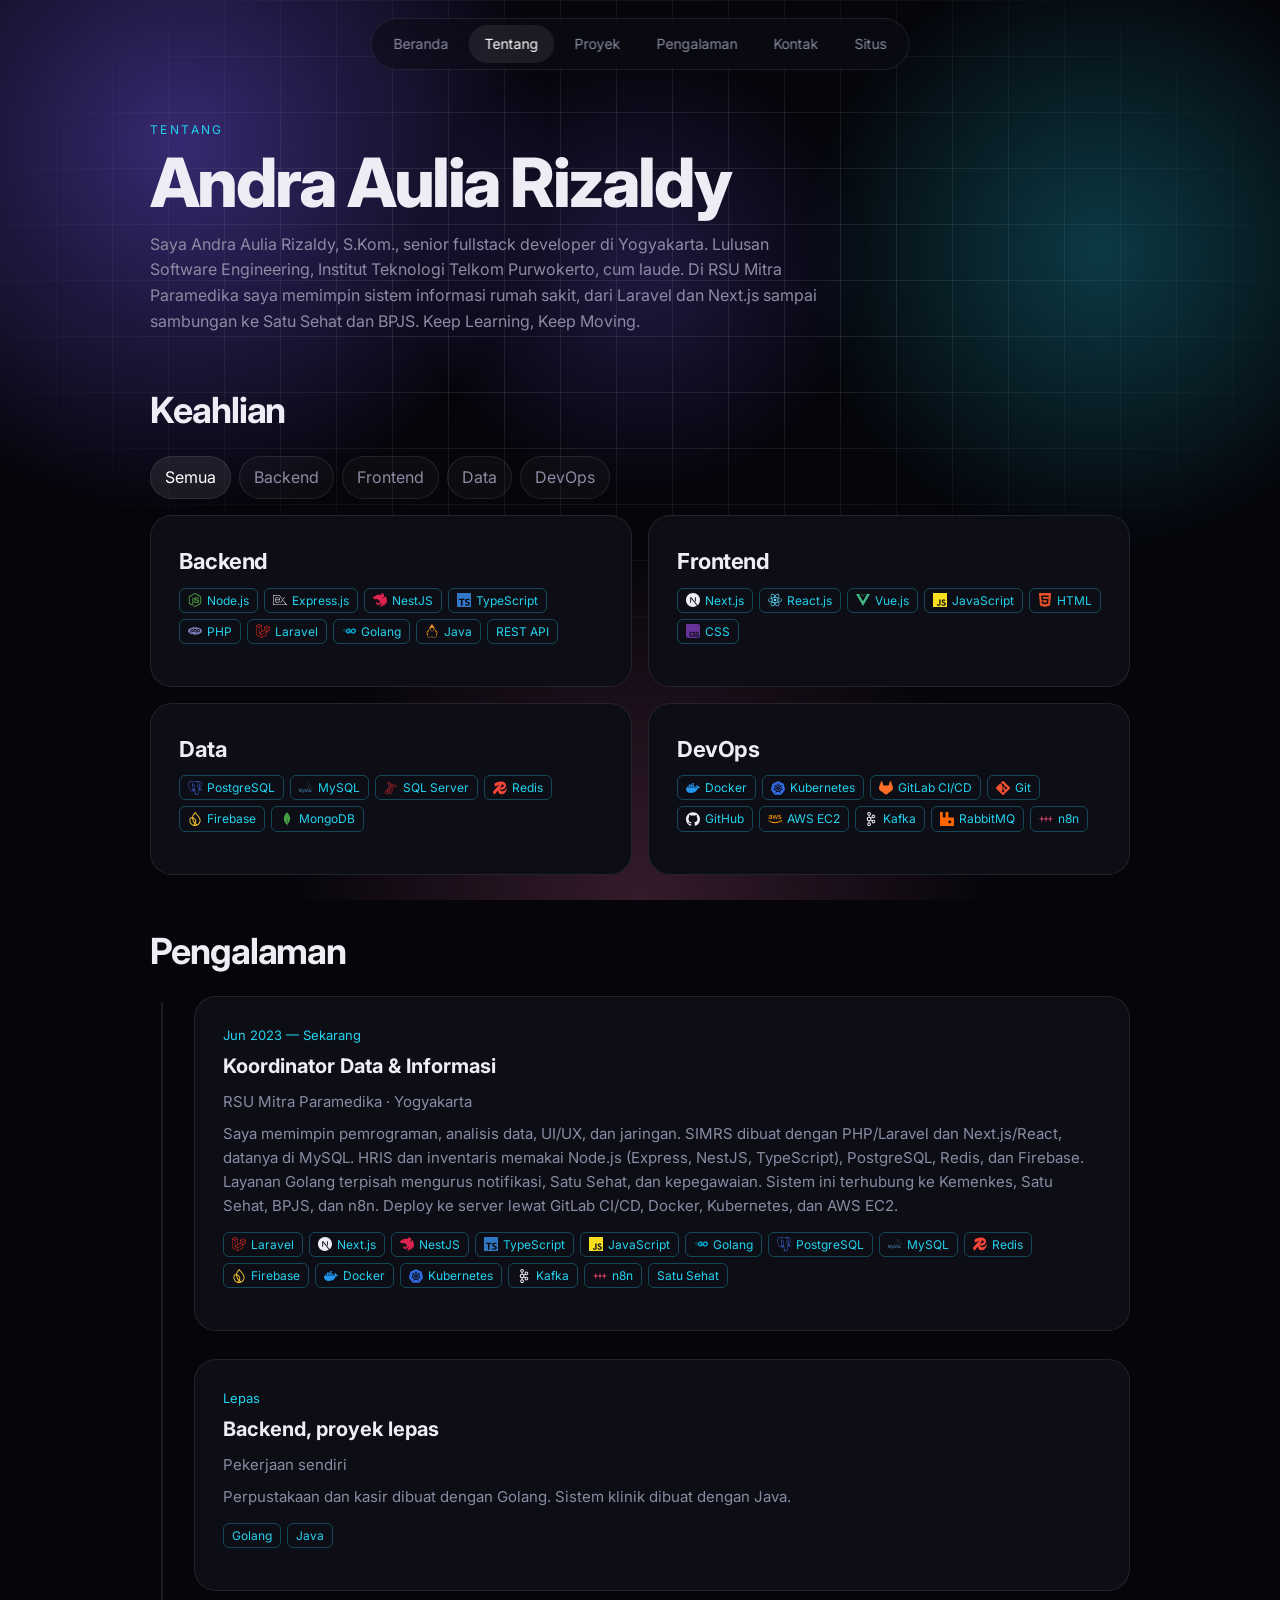
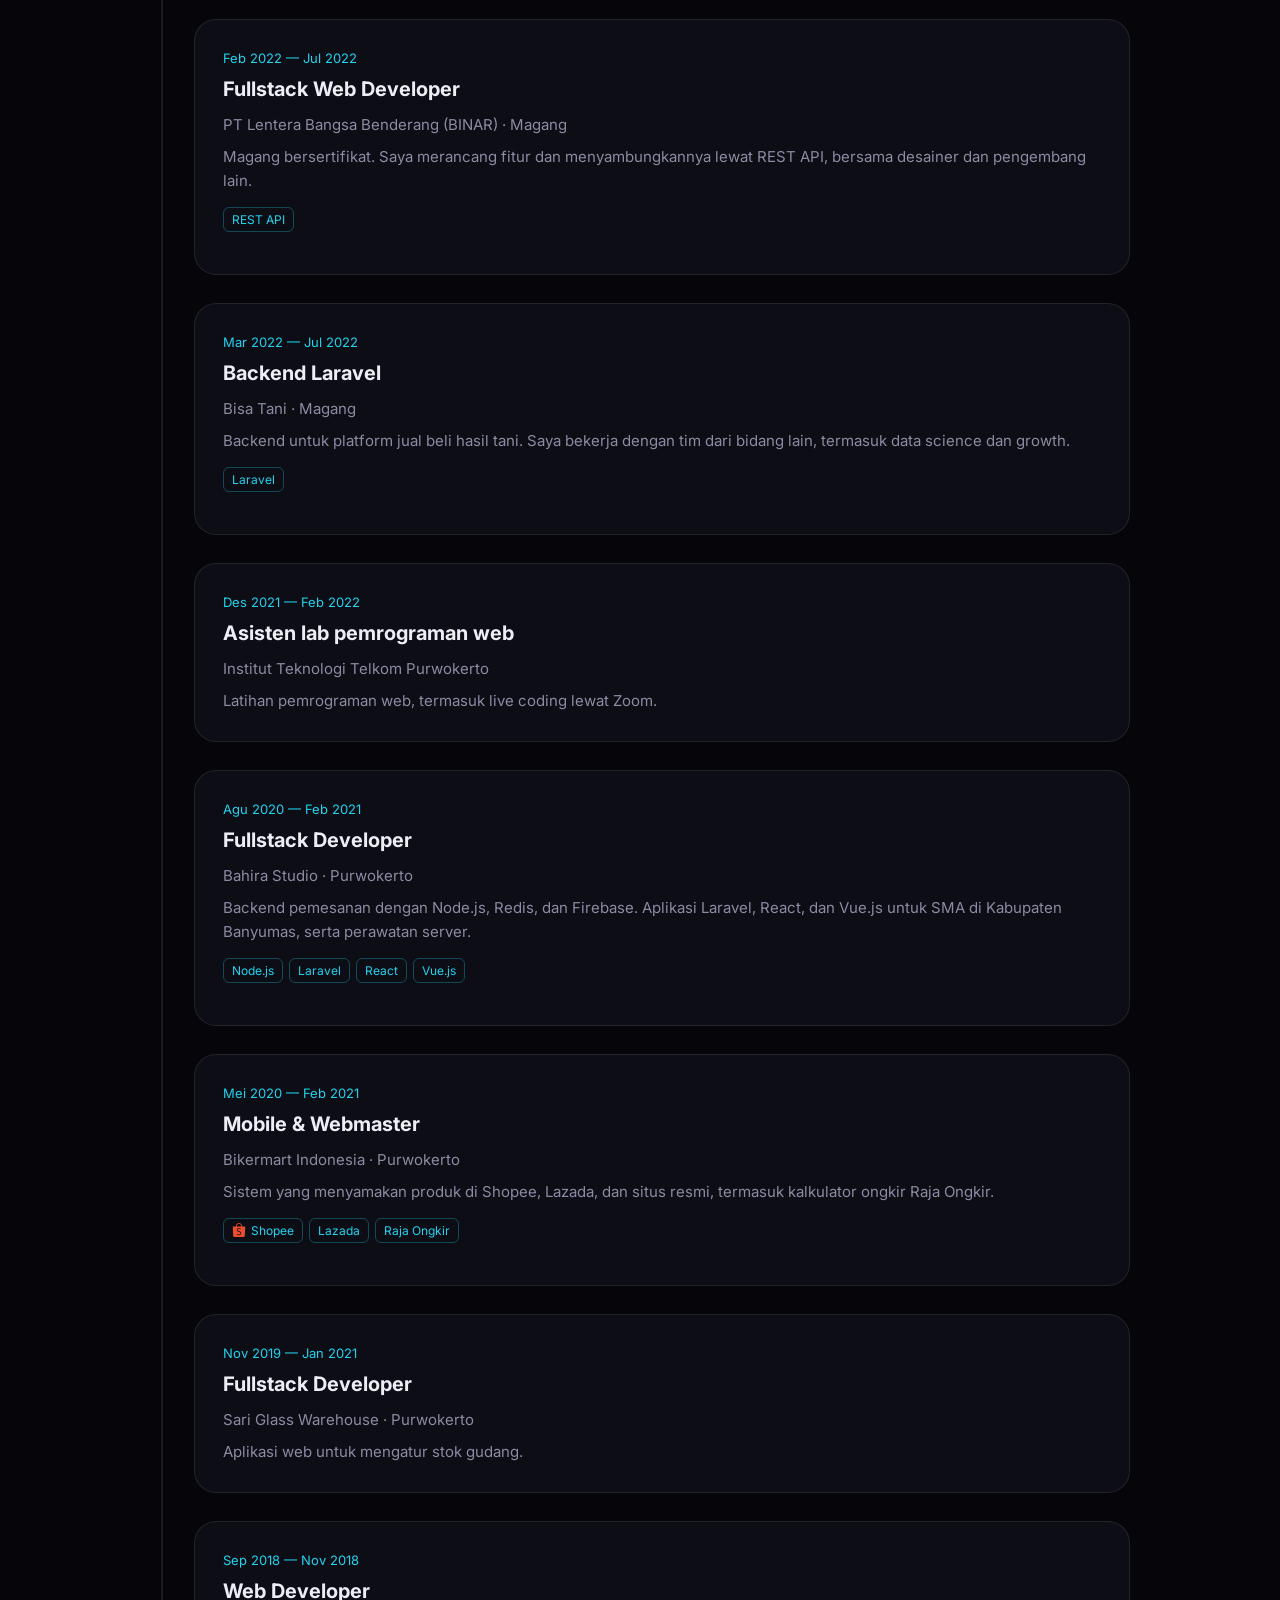
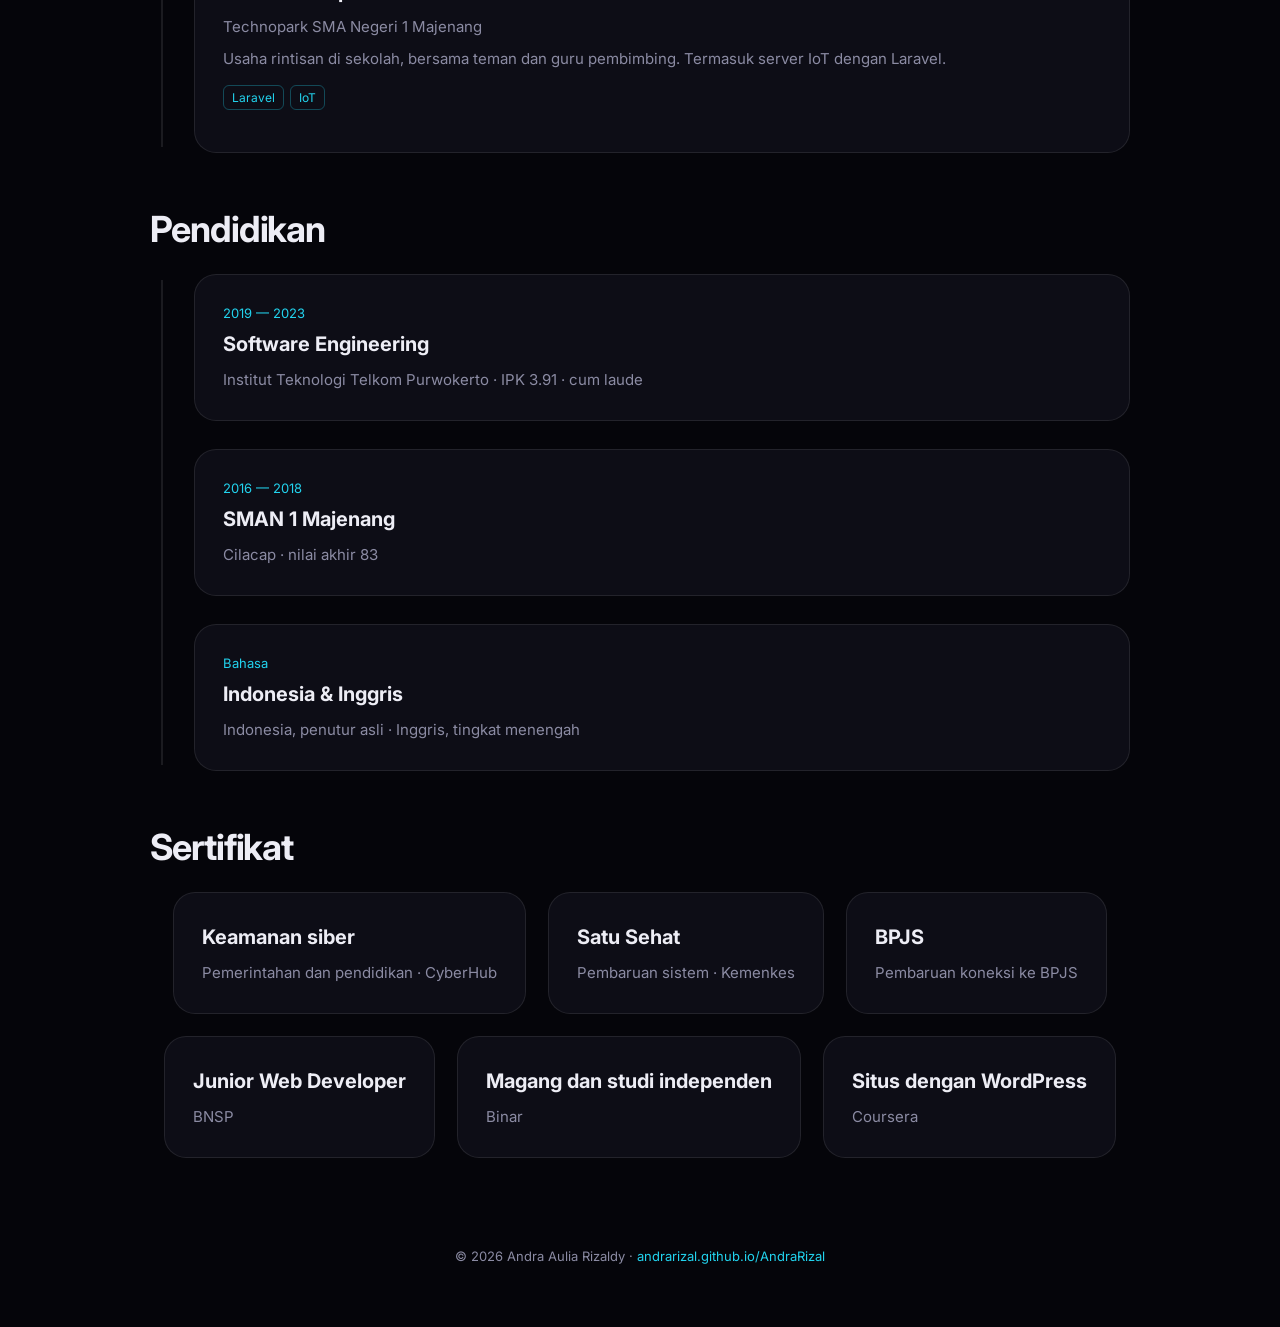
<file: docs/tentang.html>
<!DOCTYPE html>
<html lang="id">
<head>
  <meta charset="utf-8" />
  <meta name="viewport" content="width=device-width, initial-scale=1" />
  <title>Tentang — Andra Aulia Rizaldy</title>
  <meta name="description" content="Riwayat Andra Aulia Rizaldy, senior fullstack developer di RSU Mitra Paramedika, Yogyakarta." />
  <meta name="theme-color" content="#05050a" />
  <link rel="canonical" href="https://andrarizal.github.io/AndraRizal/tentang.html" />
  <link rel="icon" href="favicon.svg" type="image/svg+xml" />
  <link rel="preconnect" href="https://fonts.googleapis.com" />
  <link rel="preconnect" href="https://fonts.gstatic.com" crossorigin />
  <link href="https://fonts.googleapis.com/css2?family=Inter:wght@400;600;800&display=swap" rel="stylesheet" />
  <link rel="stylesheet" href="styles.css" />
</head>
<body>
  <div id="progress"></div>
  <div class="cursor" id="cursor"></div>
  <div class="aurora" aria-hidden="true"><i></i><i></i><i></i></div>
  <div class="bg-grid" aria-hidden="true"></div>
  <div class="spot" aria-hidden="true"></div>
  <a class="skip" href="#isi">Langsung ke isi</a>
  <nav class="dock" id="nav" aria-label="Utama">
    <a href="index.html#home">Beranda</a>
    <a href="tentang.html" aria-current="page">Tentang</a>
    <a href="index.html#projects">Proyek</a>
    <a href="index.html#experience">Pengalaman</a>
    <a href="index.html#contact">Kontak</a>
    <a href="https://andrarizal.github.io/AndraRizal/">Situs</a>
  </nav>

  <main class="page" id="isi">
    <p class="eyebrow">Tentang</p>
    <h1 class="rv">Andra Aulia Rizaldy</h1>
    <p class="intro rv">
      Saya Andra Aulia Rizaldy, S.Kom., senior fullstack developer di Yogyakarta.
      Lulusan Software Engineering, Institut Teknologi Telkom Purwokerto, cum laude.
      Di RSU Mitra Paramedika saya memimpin sistem informasi rumah sakit,
      dari Laravel dan Next.js sampai sambungan ke Satu Sehat dan BPJS.
      Keep Learning, Keep Moving.
    </p>

    <h2 class="block-title">Keahlian</h2>
    <div class="filters" role="group" aria-label="Saring keahlian">
      <button type="button" data-filter="semua" class="is-on">Semua</button>
      <button type="button" data-filter="backend">Backend</button>
      <button type="button" data-filter="frontend">Frontend</button>
      <button type="button" data-filter="data">Data</button>
      <button type="button" data-filter="devops">DevOps</button>
    </div>
    <div class="skill-grid">
      <article class="card rv" data-group="backend">
        <h2>Backend</h2>
        <ul class="tags"><li data-i="node">Node.js</li><li data-i="express">Express.js</li><li data-i="nest">NestJS</li><li data-i="ts">TypeScript</li><li data-i="php">PHP</li><li data-i="laravel">Laravel</li><li data-i="go">Golang</li><li data-i="java">Java</li><li>REST API</li></ul>
      </article>
      <article class="card rv" data-group="frontend" style="--d:.08s">
        <h2>Frontend</h2>
        <ul class="tags"><li data-i="next">Next.js</li><li data-i="react">React.js</li><li data-i="vue">Vue.js</li><li data-i="js">JavaScript</li><li data-i="html">HTML</li><li data-i="css">CSS</li></ul>
      </article>
      <article class="card rv" data-group="data">
        <h2>Data</h2>
        <ul class="tags"><li data-i="pg">PostgreSQL</li><li data-i="mysql">MySQL</li><li data-i="mssql">SQL Server</li><li data-i="redis">Redis</li><li data-i="firebase">Firebase</li><li data-i="mongo">MongoDB</li></ul>
      </article>
      <article class="card rv" data-group="devops" style="--d:.08s">
        <h2>DevOps</h2>
        <ul class="tags"><li data-i="docker">Docker</li><li data-i="k8s">Kubernetes</li><li data-i="gitlab">GitLab CI/CD</li><li data-i="git">Git</li><li data-i="github">GitHub</li><li data-i="aws">AWS EC2</li><li data-i="kafka">Kafka</li><li data-i="rabbit">RabbitMQ</li><li data-i="n8n">n8n</li></ul>
      </article>
    </div>

    <h2 class="block-title">Pengalaman</h2>
    <div class="timeline" id="timeline">
      <div class="beam-line" id="beam"></div>
      <article class="card item rv">
        <div class="date">Jun 2023 — Sekarang</div>
        <h3>Koordinator Data &amp; Informasi</h3>
        <p class="where">RSU Mitra Paramedika · Yogyakarta</p>
        <p>Saya memimpin pemrograman, analisis data, UI/UX, dan jaringan. SIMRS dibuat dengan PHP/Laravel dan Next.js/React, datanya di MySQL. HRIS dan inventaris memakai Node.js (Express, NestJS, TypeScript), PostgreSQL, Redis, dan Firebase. Layanan Golang terpisah mengurus notifikasi, Satu Sehat, dan kepegawaian. Sistem ini terhubung ke Kemenkes, Satu Sehat, BPJS, dan n8n. Deploy ke server lewat GitLab CI/CD, Docker, Kubernetes, dan AWS EC2.</p>
        <ul class="tags"><li data-i="laravel">Laravel</li><li data-i="next">Next.js</li><li data-i="nest">NestJS</li><li data-i="ts">TypeScript</li><li data-i="js">JavaScript</li><li data-i="go">Golang</li><li data-i="pg">PostgreSQL</li><li data-i="mysql">MySQL</li><li data-i="redis">Redis</li><li data-i="firebase">Firebase</li><li data-i="docker">Docker</li><li data-i="k8s">Kubernetes</li><li data-i="kafka">Kafka</li><li data-i="n8n">n8n</li><li>Satu Sehat</li></ul>
      </article>
      <article class="card item rv">
        <div class="date">Lepas</div>
        <h3>Backend, proyek lepas</h3>
        <p class="where">Pekerjaan sendiri</p>
        <p>Perpustakaan dan kasir dibuat dengan Golang. Sistem klinik dibuat dengan Java.</p>
        <ul class="tags"><li>Golang</li><li>Java</li></ul>
      </article>
      <article class="card item rv">
        <div class="date">Feb 2022 — Jul 2022</div>
        <h3>Fullstack Web Developer</h3>
        <p class="where">PT Lentera Bangsa Benderang (BINAR) · Magang</p>
        <p>Magang bersertifikat. Saya merancang fitur dan menyambungkannya lewat REST API, bersama desainer dan pengembang lain.</p>
        <ul class="tags"><li>REST API</li></ul>
      </article>
      <article class="card item rv">
        <div class="date">Mar 2022 — Jul 2022</div>
        <h3>Backend Laravel</h3>
        <p class="where">Bisa Tani · Magang</p>
        <p>Backend untuk platform jual beli hasil tani. Saya bekerja dengan tim dari bidang lain, termasuk data science dan growth.</p>
        <ul class="tags"><li>Laravel</li></ul>
      </article>
      <article class="card item rv">
        <div class="date">Des 2021 — Feb 2022</div>
        <h3>Asisten lab pemrograman web</h3>
        <p class="where">Institut Teknologi Telkom Purwokerto</p>
        <p>Latihan pemrograman web, termasuk live coding lewat Zoom.</p>
      </article>
      <article class="card item rv">
        <div class="date">Agu 2020 — Feb 2021</div>
        <h3>Fullstack Developer</h3>
        <p class="where">Bahira Studio · Purwokerto</p>
        <p>Backend pemesanan dengan Node.js, Redis, dan Firebase. Aplikasi Laravel, React, dan Vue.js untuk SMA di Kabupaten Banyumas, serta perawatan server.</p>
        <ul class="tags"><li>Node.js</li><li>Laravel</li><li>React</li><li>Vue.js</li></ul>
      </article>
      <article class="card item rv">
        <div class="date">Mei 2020 — Feb 2021</div>
        <h3>Mobile &amp; Webmaster</h3>
        <p class="where">Bikermart Indonesia · Purwokerto</p>
        <p>Sistem yang menyamakan produk di Shopee, Lazada, dan situs resmi, termasuk kalkulator ongkir Raja Ongkir.</p>
        <ul class="tags"><li data-i="shopee">Shopee</li><li>Lazada</li><li>Raja Ongkir</li></ul>
      </article>
      <article class="card item rv">
        <div class="date">Nov 2019 — Jan 2021</div>
        <h3>Fullstack Developer</h3>
        <p class="where">Sari Glass Warehouse · Purwokerto</p>
        <p>Aplikasi web untuk mengatur stok gudang.</p>
      </article>
      <article class="card item rv">
        <div class="date">Sep 2018 — Nov 2018</div>
        <h3>Web Developer</h3>
        <p class="where">Technopark SMA Negeri 1 Majenang</p>
        <p>Usaha rintisan di sekolah, bersama teman dan guru pembimbing. Termasuk server IoT dengan Laravel.</p>
        <ul class="tags"><li>Laravel</li><li>IoT</li></ul>
      </article>
    </div>

    <h2 class="block-title">Pendidikan</h2>
    <div class="timeline">
      <article class="card item rv">
        <div class="date">2019 — 2023</div>
        <h3>Software Engineering</h3>
        <p>Institut Teknologi Telkom Purwokerto · IPK 3.91 · cum laude</p>
      </article>
      <article class="card item rv">
        <div class="date">2016 — 2018</div>
        <h3>SMAN 1 Majenang</h3>
        <p>Cilacap · nilai akhir 83</p>
      </article>
      <article class="card item rv">
        <div class="date">Bahasa</div>
        <h3>Indonesia &amp; Inggris</h3>
        <p>Indonesia, penutur asli · Inggris, tingkat menengah</p>
      </article>
    </div>

    <h2 class="block-title">Sertifikat</h2>
    <div class="projects">
      <article class="card rv"><h3>Keamanan siber</h3><p>Pemerintahan dan pendidikan · CyberHub</p></article>
      <article class="card rv"><h3>Satu Sehat</h3><p>Pembaruan sistem · Kemenkes</p></article>
      <article class="card rv"><h3>BPJS</h3><p>Pembaruan koneksi ke BPJS</p></article>
      <article class="card rv"><h3>Junior Web Developer</h3><p>BNSP</p></article>
      <article class="card rv"><h3>Magang dan studi independen</h3><p>Binar</p></article>
      <article class="card rv"><h3>Situs dengan WordPress</h3><p>Coursera</p></article>
    </div>
  </main>
  <footer class="site-foot">© <span id="year">2026</span> Andra Aulia Rizaldy · <a href="https://andrarizal.github.io/AndraRizal/">andrarizal.github.io/AndraRizal</a></footer>
  <script src="script.js"></script>
</body>
</html>
</file>
<file: docs/styles.css>
:root {
  --bg: #05050a;
  --fg: #ededf5;
  --muted: #8b8ba3;
  --card: #0d0d16;
  --line: rgba(255, 255, 255, 0.09);
  --a1: #7c5cff;
  --a2: #22d3ee;
  --a3: #f472b6;
  --mx: 50vw;
  --my: 30vh;
  color-scheme: dark;
}

* { box-sizing: border-box; margin: 0; padding: 0; }
html { scroll-behavior: smooth; }
body {
  background: var(--bg);
  color: var(--fg);
  font-family: Inter, system-ui, "Segoe UI", Roboto, sans-serif;
  line-height: 1.6;
  overflow-x: hidden;
}
a { color: inherit; text-decoration: none; }
img { max-width: 100%; display: block; }
section { position: relative; padding: 110px 24px; max-width: 1120px; margin: 0 auto; }
h2 { font-size: clamp(28px, 4vw, 44px); letter-spacing: -0.02em; margin-bottom: 12px; }
.eyebrow { font-size: 12px; letter-spacing: 0.2em; text-transform: uppercase; color: var(--a2); margin-bottom: 10px; }
.sub { color: var(--muted); max-width: 560px; margin-bottom: 48px; }
.grad {
  background: linear-gradient(90deg, var(--a1), var(--a2), var(--a3), var(--a1));
  background-size: 300% 100%;
  -webkit-background-clip: text;
  background-clip: text;
  color: transparent;
  animation: flow 8s linear infinite;
}
@keyframes flow { to { background-position: 300% 0; } }

.skip {
  position: absolute;
  left: 1rem;
  top: -4rem;
  z-index: 80;
  background: #fff;
  color: #05050a;
  padding: 0.5rem 0.8rem;
  border-radius: 8px;
}
.skip:focus { top: 1rem; }

.bg-grid {
  position: fixed;
  inset: 0;
  z-index: -3;
  background-image: linear-gradient(var(--line) 1px, transparent 1px), linear-gradient(90deg, var(--line) 1px, transparent 1px);
  background-size: 56px 56px;
  -webkit-mask-image: radial-gradient(ellipse 70% 60% at 50% 30%, #000 30%, transparent 80%);
  mask-image: radial-gradient(ellipse 70% 60% at 50% 30%, #000 30%, transparent 80%);
}
.aurora {
  position: fixed;
  inset: 0;
  z-index: -4;
  pointer-events: none;
  background:
    radial-gradient(42vw 42vw at 14% 16%, rgba(124, 92, 255, 0.42), transparent 70%),
    radial-gradient(34vw 34vw at 86% 28%, rgba(34, 211, 238, 0.26), transparent 70%),
    radial-gradient(40vw 40vw at 50% 100%, rgba(244, 114, 182, 0.2), transparent 72%);
}
.aurora i { display: none; }
.spot {
  position: fixed;
  z-index: -2;
  top: 0;
  left: 0;
  width: 480px;
  height: 480px;
  margin: -240px 0 0 -240px;
  border-radius: 50%;
  pointer-events: none;
  background: radial-gradient(circle, rgba(124, 92, 255, 0.22), transparent 68%);
  transform: translate3d(var(--mx), var(--my), 0);
}
.cursor {
  position: fixed;
  left: 0;
  top: 0;
  width: 12px;
  height: 12px;
  margin: -6px 0 0 -6px;
  border-radius: 50%;
  background: #fff;
  mix-blend-mode: difference;
  pointer-events: none;
  z-index: 99;
  opacity: 0;
  transform: translate3d(var(--cx, -40px), var(--cy, -40px), 0);
  transition: width 0.2s, height 0.2s, margin 0.2s, opacity 0.2s;
}
.cursor.on { opacity: 1; }
.cursor.big { width: 44px; height: 44px; margin: -22px 0 0 -22px; }
#progress {
  position: fixed;
  top: 0;
  left: 0;
  height: 3px;
  width: 0;
  background: linear-gradient(90deg, var(--a1), var(--a2), var(--a3));
  z-index: 100;
}
#stars { position: absolute; inset: 0; width: 100%; height: 100%; z-index: -1; }

nav.dock {
  position: fixed;
  top: 18px;
  left: 50%;
  transform: translateX(-50%);
  z-index: 50;
  display: flex;
  gap: 4px;
  max-width: calc(100vw - 20px);
  overflow-x: auto;
  scrollbar-width: none;
  padding: 6px;
  border: 1px solid var(--line);
  border-radius: 999px;
  background: rgba(13, 13, 22, 0.6);
  backdrop-filter: blur(14px);
  transition: transform 0.4s, opacity 0.4s;
}
nav.dock::-webkit-scrollbar { display: none; }
nav.dock.hide { transform: translate(-50%, -90px); opacity: 0; }
nav.dock a { padding: 8px 16px; border-radius: 999px; font-size: 14px; color: var(--muted); white-space: nowrap; transition: 0.25s; }
nav.dock a:hover,
nav.dock a.on,
nav.dock a[aria-current="page"] { color: #fff; background: rgba(255, 255, 255, 0.08); }

.hero {
  position: relative;
  min-height: 100vh;
  min-height: 100dvh;
  display: flex;
  flex-direction: column;
  justify-content: center;
  align-items: center;
  text-align: center;
  max-width: none;
  overflow: hidden;
  padding: 120px 24px 80px;
}
.badge {
  display: inline-flex;
  gap: 8px;
  align-items: center;
  padding: 6px 14px;
  border: 1px solid var(--line);
  border-radius: 999px;
  font-size: 13px;
  color: var(--muted);
  background: rgba(255, 255, 255, 0.03);
  margin-bottom: 28px;
}
.badge b { width: 8px; height: 8px; border-radius: 50%; background: #34d399; box-shadow: 0 0 0 0 #34d399; animation: ping 2s infinite; }
@keyframes ping { 70% { box-shadow: 0 0 0 10px transparent; } }
h1.display { font-size: clamp(40px, 8vw, 92px); line-height: 1.02; letter-spacing: -0.04em; font-weight: 800; max-width: 960px; }
h1.display .w { display: inline-block; opacity: 0; transform: translateY(14px); animation: wordin 0.8s forwards; }
@keyframes wordin { to { opacity: 1; transform: none; } }
.role { margin: 22px 0 34px; font-size: clamp(16px, 2.4vw, 24px); color: var(--muted); min-height: 1.6em; }
.role .caret { display: inline-block; width: 2px; height: 1em; background: var(--a2); margin-left: 3px; vertical-align: -2px; animation: blink 1s steps(2) infinite; }
@keyframes blink { 50% { opacity: 0; } }
.cta { display: flex; gap: 14px; flex-wrap: wrap; justify-content: center; }
.btn {
  position: relative;
  display: inline-flex;
  align-items: center;
  gap: 8px;
  padding: 14px 26px;
  border-radius: 14px;
  font-weight: 600;
  font-size: 15px;
  overflow: hidden;
  border: 0;
  color: inherit;
  cursor: pointer;
  font-family: inherit;
  transition: transform 0.2s;
}
.btn:hover { transform: translateY(-3px); }
.btn:active { transform: translateY(1px); }
.btn.shimmer {
  color: #fff;
  background: linear-gradient(110deg, #17172a 45%, #2c2c52 50%, #17172a 55%);
  background-size: 250% 100%;
  border: 1px solid rgba(124, 92, 255, 0.5);
  animation: shim 2.4s linear infinite;
}
@keyframes shim { to { background-position: -250% 0; } }
.btn.beam {
  isolation: isolate;
  border: 0;
  background: transparent;
  color: #fff;
}
.btn.beam::before {
  content: "";
  position: absolute;
  inset: -120%;
  z-index: -2;
  background: conic-gradient(from 0deg, transparent 0 64%, #22d3ee 84%, #7c5cff 100%);
  animation: spin 2.6s linear infinite;
}
.btn.beam::after {
  content: "";
  position: absolute;
  inset: 1.5px;
  z-index: -1;
  border-radius: 12px;
  background: #0c0c16;
  pointer-events: none;
}
.btn.beam:hover { box-shadow: 0 12px 24px rgba(34, 211, 238, 0.16); }
@keyframes spin { to { transform: rotate(360deg); } }
.scroll-hint { position: absolute; bottom: 28px; width: 24px; height: 40px; border: 2px solid var(--line); border-radius: 14px; }
.scroll-hint::after {
  content: "";
  position: absolute;
  top: 7px;
  left: 50%;
  width: 4px;
  height: 8px;
  margin-left: -2px;
  border-radius: 2px;
  background: var(--muted);
  animation: wheel 1.6s infinite;
}
@keyframes wheel { to { transform: translateY(12px); opacity: 0; } }

.marquee {
  overflow: hidden;
  padding: 28px 0;
  border-block: 1px solid var(--line);
  -webkit-mask-image: linear-gradient(90deg, transparent, #000 12%, #000 88%, transparent);
  mask-image: linear-gradient(90deg, transparent, #000 12%, #000 88%, transparent);
}
.track { display: flex; gap: 14px; width: max-content; animation: ticker 32s linear infinite; }
.marquee:hover .track,
.marquee.is-off .track { animation-play-state: paused; }
.chip {
  display: inline-flex;
  align-items: center;
  gap: 8px;
  padding: 8px 16px 8px 8px;
  border: 1px solid var(--line);
  border-radius: 999px;
  background: rgba(255, 255, 255, 0.03);
  color: var(--muted);
  white-space: nowrap;
  font-size: 15px;
}
.chip::before,
.skills span[data-i]::before {
  content: "";
  width: 18px;
  height: 18px;
  flex: none;
  background-color: var(--mark, transparent);
  -webkit-mask: var(--mark-icon) center / contain no-repeat;
  mask: var(--mark-icon) center / contain no-repeat;
}
.skills span[data-i] { display: inline-flex; align-items: center; gap: 6px; }
[data-i="node"] { --mark: #539e43; --mark-icon: url("icons/node.svg"); }
[data-i="express"] { --mark: #ededf5; --mark-icon: url("icons/express.svg"); }
[data-i="nest"] { --mark: #e0234e; --mark-icon: url("icons/nest.svg"); }
[data-i="ts"] { --mark: #3178c6; --mark-icon: url("icons/ts.svg"); }
[data-i="js"] { --mark: #f7df1e; --mark-icon: url("icons/js.svg"); }
[data-i="html"] { --mark: #e34f26; --mark-icon: url("icons/html.svg"); }
[data-i="css"] { --mark: #663399; --mark-icon: url("icons/css.svg"); }
[data-i="php"] { --mark: #777bb4; --mark-icon: url("icons/php.svg"); }
[data-i="laravel"] { --mark: #ff2d20; --mark-icon: url("icons/laravel.svg"); }
[data-i="go"] { --mark: #00add8; --mark-icon: url("icons/go.svg"); }
[data-i="java"] { --mark: #f89820; --mark-icon: url("icons/java.svg"); }
[data-i="next"] { --mark: #ededf5; --mark-icon: url("icons/next.svg"); }
[data-i="react"] { --mark: #61dafb; --mark-icon: url("icons/react.svg"); }
[data-i="vue"] { --mark: #42b883; --mark-icon: url("icons/vue.svg"); }
[data-i="pg"] { --mark: #4169e1; --mark-icon: url("icons/pg.svg"); }
.chip[data-i="pg"]::before,
.skills span[data-i="pg"]::before { width: 22px; height: 22px; }
[data-i="mysql"] { --mark: #4479a1; --mark-icon: url("icons/mysql.svg"); }
[data-i="mssql"] { --mark: #cc2927; --mark-icon: url("icons/mssql.svg"); }
[data-i="redis"] { --mark: #ff4438; --mark-icon: url("icons/redis.svg"); }
[data-i="firebase"] { --mark: #ffca28; --mark-icon: url("icons/firebase.svg"); }
[data-i="mongo"] { --mark: #47a248; --mark-icon: url("icons/mongo.svg"); }
[data-i="docker"] { --mark: #2496ed; --mark-icon: url("icons/docker.svg"); }
[data-i="k8s"] { --mark: #326ce5; --mark-icon: url("icons/k8s.svg"); }
[data-i="gitlab"] { --mark: #fc6d26; --mark-icon: url("icons/gitlab.svg"); }
[data-i="git"] { --mark: #f05032; --mark-icon: url("icons/git.svg"); }
[data-i="github"] { --mark: #ededf5; --mark-icon: url("icons/github.svg"); }
[data-i="aws"] { --mark: #ff9900; --mark-icon: url("icons/aws.svg"); }
[data-i="kafka"] { --mark: #ededf5; --mark-icon: url("icons/kafka.svg"); }
[data-i="rabbit"] { --mark: #ff6600; --mark-icon: url("icons/rabbit.svg"); }
[data-i="n8n"] { --mark: #ea4b71; --mark-icon: url("icons/n8n.svg"); }
[data-i="shopee"] { --mark: #ee4d2d; --mark-icon: url("icons/shopee.svg"); }
[data-i="sehat"]::before,
[data-i="bpjs"]::before { display: none; }
@keyframes ticker { to { transform: translateX(calc(-50% - 7px)); } }

.card {
  position: relative;
  border-radius: 22px;
  background: var(--card);
  border: 1px solid var(--line);
  padding: 28px;
  overflow: hidden;
  isolation: isolate;
}
.card::before {
  content: "";
  position: absolute;
  inset: 0;
  z-index: -1;
  opacity: 0;
  transition: opacity 0.3s;
  background: radial-gradient(320px circle at var(--x, 50%) var(--y, 50%), rgba(124, 92, 255, 0.22), transparent 60%);
}
.card:hover { border-color: rgba(34, 211, 238, 0.35); }
.card:hover::before { opacity: 1; }
.card h3 { font-size: 20px; margin-bottom: 8px; }
.card p { color: var(--muted); font-size: 15px; }

.bento { display: grid; grid-template-columns: repeat(6, 1fr); gap: 16px; }
.b1 { grid-column: span 4; grid-row: span 2; }
.b2, .b3 { grid-column: span 2; }
.b4, .b5 { grid-column: span 3; }
.bento .big { font-size: 56px; font-weight: 800; letter-spacing: -0.03em; line-height: 1; }
.who { display: grid; grid-template-columns: 104px 1fr; gap: 18px; align-items: center; margin-bottom: 8px; }
.who img { width: 104px; height: 104px; object-fit: cover; border-radius: 28px; border: 1px solid var(--line); }
.skills { display: flex; flex-wrap: wrap; gap: 8px; margin-top: 16px; }
.skills span { font-size: 13px; padding: 6px 12px; border-radius: 999px; background: rgba(124, 92, 255, 0.12); border: 1px solid rgba(124, 92, 255, 0.3); color: var(--fg); }
.orbit { position: relative; height: 150px; margin-top: 10px; }
.orbit i { position: absolute; left: 50%; top: 50%; border: 1px dashed var(--line); border-radius: 50%; transform: translate(-50%, -50%); }
.orbit i::after { content: ""; position: absolute; top: -5px; left: 50%; width: 10px; height: 10px; border-radius: 50%; background: var(--a2); box-shadow: 0 0 14px var(--a2); }
.orbit i:nth-child(1) { width: 60px; height: 60px; animation: spin 4s linear infinite; }
.orbit i:nth-child(2) { width: 110px; height: 110px; animation: spin 7s linear infinite reverse; }
.orbit i:nth-child(3) { width: 160px; height: 160px; animation: spin 11s linear infinite; }
.orbit i:nth-child(2)::after { background: var(--a3); box-shadow: 0 0 14px var(--a3); }

.stage {
  height: min(62vh, 480px);
  border-radius: 22px;
  overflow: hidden;
  border: 1px solid var(--line);
  background: #f4f1ea;
  margin-bottom: 16px;
}
.stage.is-swap { animation: lift-in 0.45s ease; }
.stage iframe { width: 100%; height: 100%; border: 0; background: transparent; }
@keyframes lift-in { from { opacity: 0.4; transform: translateY(10px); } to { opacity: 1; transform: none; } }
.picks { display: flex; flex-wrap: wrap; gap: 8px; margin-bottom: 12px; }
.picks button {
  border: 1px solid var(--line);
  background: rgba(255, 255, 255, 0.03);
  color: var(--muted);
  border-radius: 999px;
  padding: 8px 14px;
  font: inherit;
  font-size: 13px;
  cursor: pointer;
}
.picks button.is-on,
.picks button:hover { color: #fff; border-color: rgba(34, 211, 238, 0.45); background: rgba(34, 211, 238, 0.08); }
.pick-line { color: var(--muted); margin-bottom: 28px; }

.projects {
  display: flex;
  flex-wrap: wrap;
  justify-content: center;
  gap: 22px;
}
.projects > .tilt { flex: 0 1 320px; width: 320px; max-width: 100%; }
.tilt { transition: transform 0.25s ease-out; color: inherit; display: block; }
.tilt:hover { box-shadow: 0 18px 36px -24px rgba(124, 92, 255, 0.55); }
.tilt .thumb {
  height: 148px;
  border-radius: 14px;
  margin-bottom: 18px;
  background: linear-gradient(135deg, var(--c1), var(--c2));
  position: relative;
  overflow: hidden;
  display: flex;
  align-items: flex-end;
  justify-content: center;
}
.lane {
  position: relative;
  z-index: 1;
  width: 72px;
  height: 72px;
  margin-bottom: 14px;
}
.tilt .thumb::before {
  content: "";
  position: absolute;
  left: 50%;
  bottom: 22px;
  width: 92px;
  height: 2px;
  margin-left: -46px;
  border-radius: 2px;
  background: rgba(255, 255, 255, 0.55);
  z-index: 1;
}
.tilt .thumb::after {
  content: "";
  position: absolute;
  inset: 0;
  z-index: 2;
  pointer-events: none;
  background: linear-gradient(115deg, transparent 40%, rgba(255, 255, 255, 0.35) 50%, transparent 60%);
  transform: translateX(-120%);
  transition: transform 0.8s;
}
.lane .ico {
  display: block;
  width: 72px;
  height: 72px;
  background-repeat: no-repeat;
  background-position: center bottom;
  background-size: 64px 64px;
  animation: bob 1.6s ease-in-out infinite;
}
.ico-file { background-image: url("data:image/svg+xml,%3Csvg xmlns='http://www.w3.org/2000/svg' viewBox='0 0 64 64'%3E%3Crect x='16' y='8' width='32' height='46' rx='6' fill='white'/%3E%3Cpath d='M24 24h16M24 32h16M24 40h10' stroke='%235b4bdb' stroke-width='3' stroke-linecap='round'/%3E%3C/svg%3E"); }
.ico-id { background-image: url("data:image/svg+xml,%3Csvg xmlns='http://www.w3.org/2000/svg' viewBox='0 0 64 64'%3E%3Crect x='6' y='16' width='52' height='32' rx='6' fill='white'/%3E%3Ccircle cx='22' cy='32' r='7' fill='%23f472b6'/%3E%3Cpath d='M34 26h16M34 34h12' stroke='%235b4bdb' stroke-width='3' stroke-linecap='round'/%3E%3C/svg%3E"); }
.ico-box { background-image: url("data:image/svg+xml,%3Csvg xmlns='http://www.w3.org/2000/svg' viewBox='0 0 64 64'%3E%3Cpath d='M8 22l24-10 24 10-24 10z' fill='white'/%3E%3Cpath d='M8 22v20l24 10V32z' fill='%23e8fff6'/%3E%3Cpath d='M56 22v20L32 52V32z' fill='%23c8f6ea'/%3E%3C/svg%3E"); }
.ico-scale { background-image: url("data:image/svg+xml,%3Csvg xmlns='http://www.w3.org/2000/svg' viewBox='0 0 64 64'%3E%3Cpath d='M32 14v30M18 52h28' stroke='white' stroke-width='4' stroke-linecap='round'/%3E%3Cpath d='M14 24h36' stroke='white' stroke-width='4' stroke-linecap='round'/%3E%3Ccircle cx='16' cy='34' r='7' fill='white'/%3E%3Ccircle cx='48' cy='34' r='7' fill='%23fff3e4'/%3E%3C/svg%3E"); }
.lane .ico-scale { animation-name: tip; }
.lane .ico-bell { animation-name: swing; transform-origin: 50% 12%; }
.ico-bag { background-image: url("data:image/svg+xml,%3Csvg xmlns='http://www.w3.org/2000/svg' viewBox='0 0 64 64'%3E%3Cpath d='M22 26a10 10 0 0 1 20 0' fill='none' stroke='white' stroke-width='4'/%3E%3Crect x='12' y='26' width='40' height='28' rx='6' fill='white'/%3E%3C/svg%3E"); }
.ico-ticket { background-image: url("data:image/svg+xml,%3Csvg xmlns='http://www.w3.org/2000/svg' viewBox='0 0 64 64'%3E%3Cpath d='M8 22h48v8a6 6 0 0 0 0 12v8H8v-8a6 6 0 0 0 0-12z' fill='white'/%3E%3Cpath d='M32 24v24' stroke='%237c5cff' stroke-width='3' stroke-dasharray='4 4'/%3E%3C/svg%3E"); }
.ico-bell { background-image: url("data:image/svg+xml,%3Csvg xmlns='http://www.w3.org/2000/svg' viewBox='0 0 64 64'%3E%3Cpath d='M32 10v4M16 42h32l-4-14a12 12 0 0 0-24 0z' fill='white'/%3E%3Ccircle cx='32' cy='48' r='4' fill='white'/%3E%3C/svg%3E"); }
.ico-stack { background-image: url("data:image/svg+xml,%3Csvg xmlns='http://www.w3.org/2000/svg' viewBox='0 0 64 64'%3E%3Crect x='14' y='12' width='36' height='10' rx='3' fill='white'/%3E%3Crect x='14' y='27' width='36' height='10' rx='3' fill='%23f4f1ff'/%3E%3Crect x='14' y='42' width='36' height='10' rx='3' fill='white'/%3E%3C/svg%3E"); }
@keyframes bob {
  0%, 100% { transform: translateY(0); }
  50% { transform: translateY(-5px); }
}
@keyframes tip {
  0%, 100% { transform: rotate(-6deg); }
  50% { transform: rotate(6deg); }
}
@keyframes swing {
  0%, 100% { transform: rotate(-8deg); }
  50% { transform: rotate(8deg); }
}
.tilt:hover .thumb::after { transform: translateX(120%); }
.tilt h3, .tilt .tags, .tilt .go { position: relative; }
.tags { display: flex; flex-wrap: wrap; gap: 6px; margin: 14px 0; padding: 0; list-style: none; }
.tags span, .tags li { font-size: 12px; color: var(--a2); border: 1px solid rgba(34, 211, 238, 0.3); border-radius: 6px; padding: 2px 8px; }
.go { font-size: 14px; font-weight: 600; display: inline-flex; gap: 6px; align-items: center; }
.go i { font-style: normal; transition: transform 0.25s; }
.tilt:hover .go i { transform: translateX(6px); }

.timeline { position: relative; padding-left: 44px; }
.timeline::before { content: ""; position: absolute; left: 11px; top: 6px; bottom: 6px; width: 2px; background: var(--line); }
.beam-line {
  position: absolute;
  left: 11px;
  top: 6px;
  width: 2px;
  height: 0;
  background: linear-gradient(var(--a1), var(--a2), var(--a3));
}
.item { position: relative; margin-bottom: 28px; }
.item::before { content: ""; position: absolute; left: -40px; top: 28px; width: 14px; height: 14px; border-radius: 50%; background: var(--bg); border: 2px solid var(--a2); }
.item .date { font-size: 13px; color: var(--a2); margin-bottom: 4px; }
.where { color: var(--muted); font-size: 14px; margin-bottom: 8px; }

.contact { text-align: center; }
.contact .card { padding: 64px 24px; background: radial-gradient(circle at 50% 0, rgba(124, 92, 255, 0.18), var(--card) 70%); }
.contact h2 { font-size: clamp(30px, 5vw, 56px); }
.links { display: flex; gap: 12px; justify-content: center; flex-wrap: wrap; margin-top: 28px; }
footer.site-foot { text-align: center; color: var(--muted); font-size: 13px; padding: 40px 24px 60px; }
footer.site-foot a { color: var(--a2); }

.rv { opacity: 0; transform: translateY(24px); transition: opacity 0.6s, transform 0.6s; transition-delay: var(--d, 0s); }
.rv.in { opacity: 1; transform: none; }

.page { position: relative; z-index: 1; width: min(980px, calc(100% - 32px)); margin: 0 auto; padding: 120px 0 48px; }
.page h1 { font-size: clamp(36px, 6vw, 68px); letter-spacing: -0.04em; line-height: 0.98; font-weight: 800; }
.intro { max-width: 42rem; margin: 16px 0 8px; color: var(--muted); }
.block-title { margin: 48px 0 16px; font-size: clamp(26px, 4vw, 36px); letter-spacing: -0.03em; }
.filters { display: flex; flex-wrap: wrap; gap: 8px; margin: 8px 0 16px; }
.filters button {
  border: 1px solid var(--line);
  background: rgba(255, 255, 255, 0.03);
  color: var(--muted);
  border-radius: 999px;
  padding: 8px 14px;
  font: inherit;
  cursor: pointer;
}
.filters button.is-on,
.filters button:hover { color: #fff; background: rgba(255, 255, 255, 0.08); }
.skill-grid { display: grid; grid-template-columns: 1fr 1fr; gap: 16px; }
.skill-grid article h2 { font-size: 22px; margin-bottom: 8px; }
.skill-grid .tags { margin-top: 0; }
.skill-grid .tags li { list-style: none; }
.tags [data-i] { display: inline-flex; align-items: center; gap: 5px; }
.tags li[data-i]::before,
.tags span[data-i]::before {
  content: "";
  width: 14px;
  height: 14px;
  flex: none;
  background-color: var(--mark, transparent);
  -webkit-mask: var(--mark-icon) center / contain no-repeat;
  mask: var(--mark-icon) center / contain no-repeat;
}
.more { margin-top: 18px; }

@media (max-width: 820px) {
  .bento { grid-template-columns: 1fr; }
  .b1, .b2, .b3, .b4, .b5 { grid-column: auto; grid-row: auto; }
  nav.dock {
    top: auto;
    bottom: max(12px, env(safe-area-inset-bottom));
    padding: 6px;
  }
  nav.dock a { padding: 8px 11px; font-size: 13px; }
  nav.dock.hide { transform: translate(-50%, calc(100% + 28px)); }
  .cursor { display: none; }
  .who { grid-template-columns: 84px 1fr; }
  .who img { width: 84px; height: 84px; }
  .skill-grid { grid-template-columns: 1fr; }
  .stage { height: 320px; }
  .hero { padding-bottom: 120px; }
  .scroll-hint { bottom: 84px; }
  .page { padding-bottom: 108px; }
  footer.site-foot { padding-bottom: 108px; }
}
@media (hover: none) { .cursor { display: none; } }
@media (prefers-reduced-motion: reduce) {
  *, *::before, *::after { animation: none !important; transition: none !important; }
  .rv, h1.display .w { opacity: 1; transform: none; }
  .btn.beam { border: 1px solid rgba(34, 211, 238, 0.7); }
  .btn.beam::before { display: none; }
  html { scroll-behavior: auto; }
}
</file>
